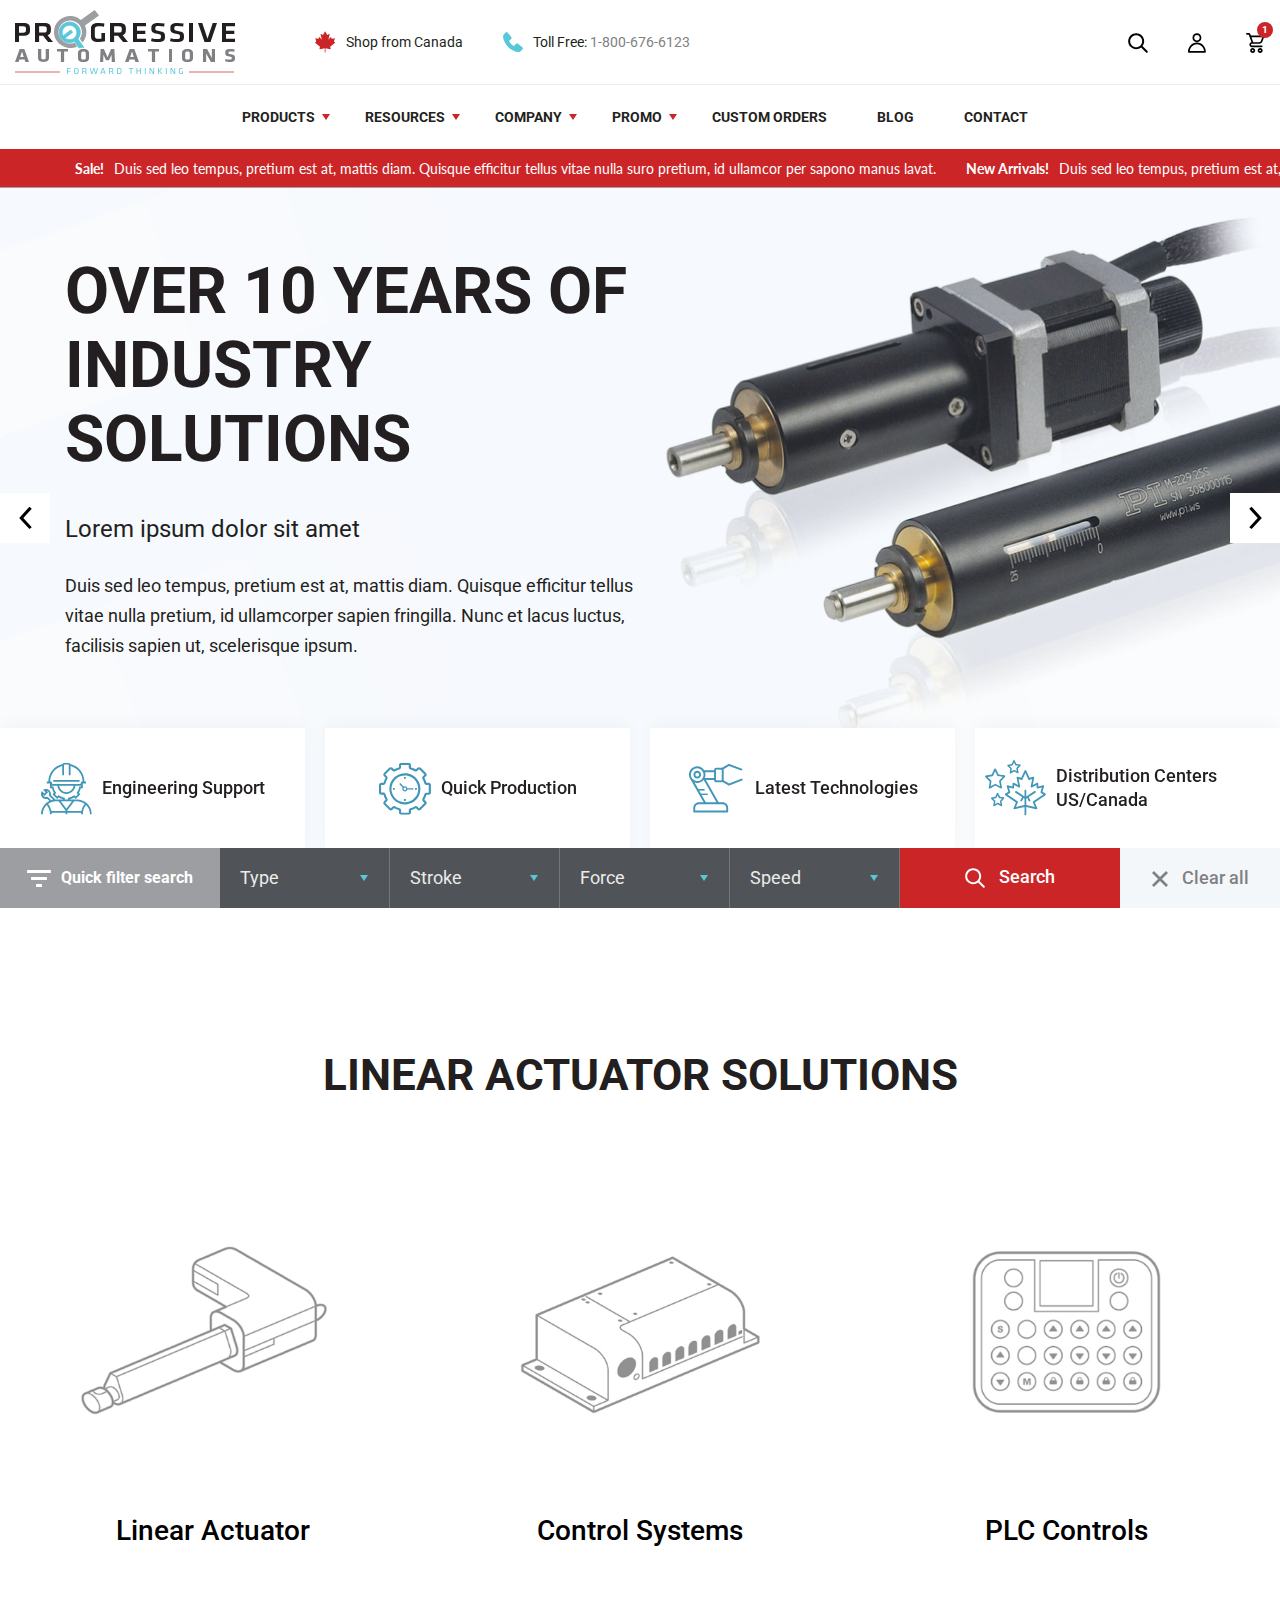
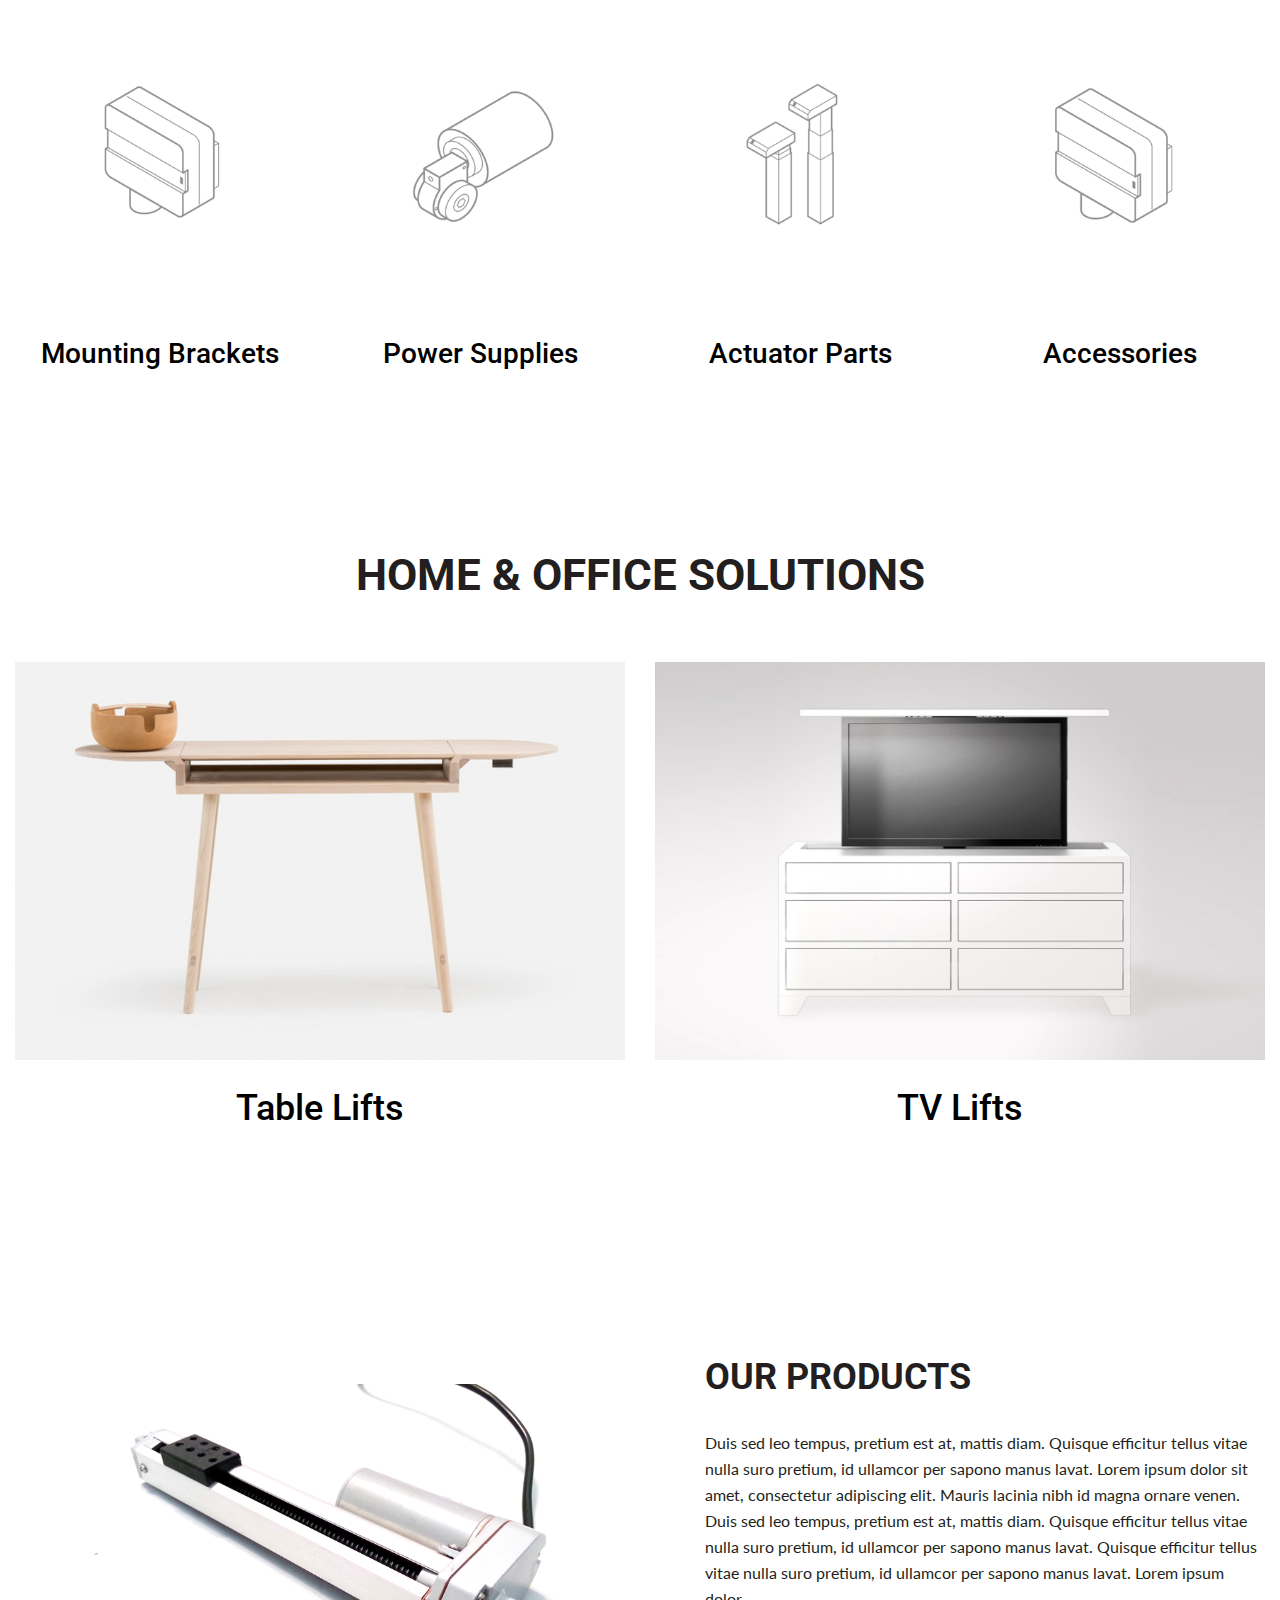
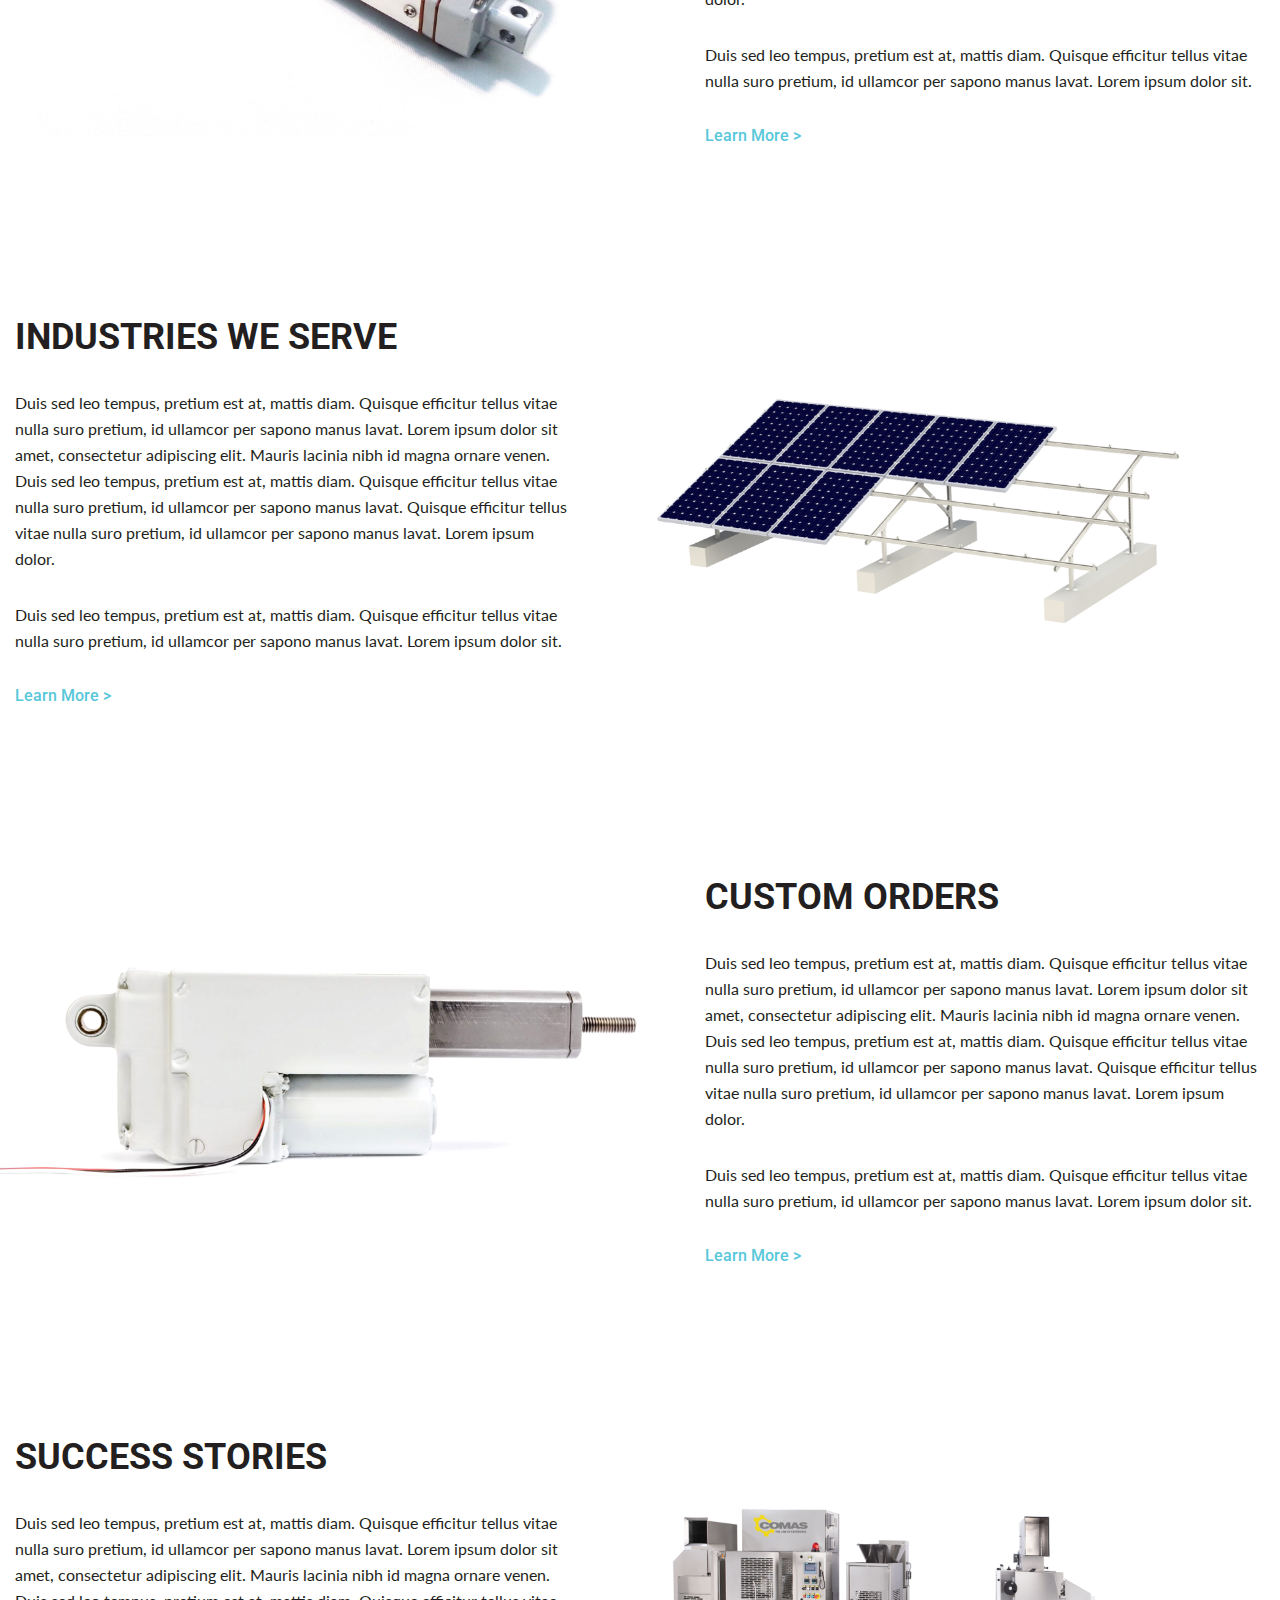
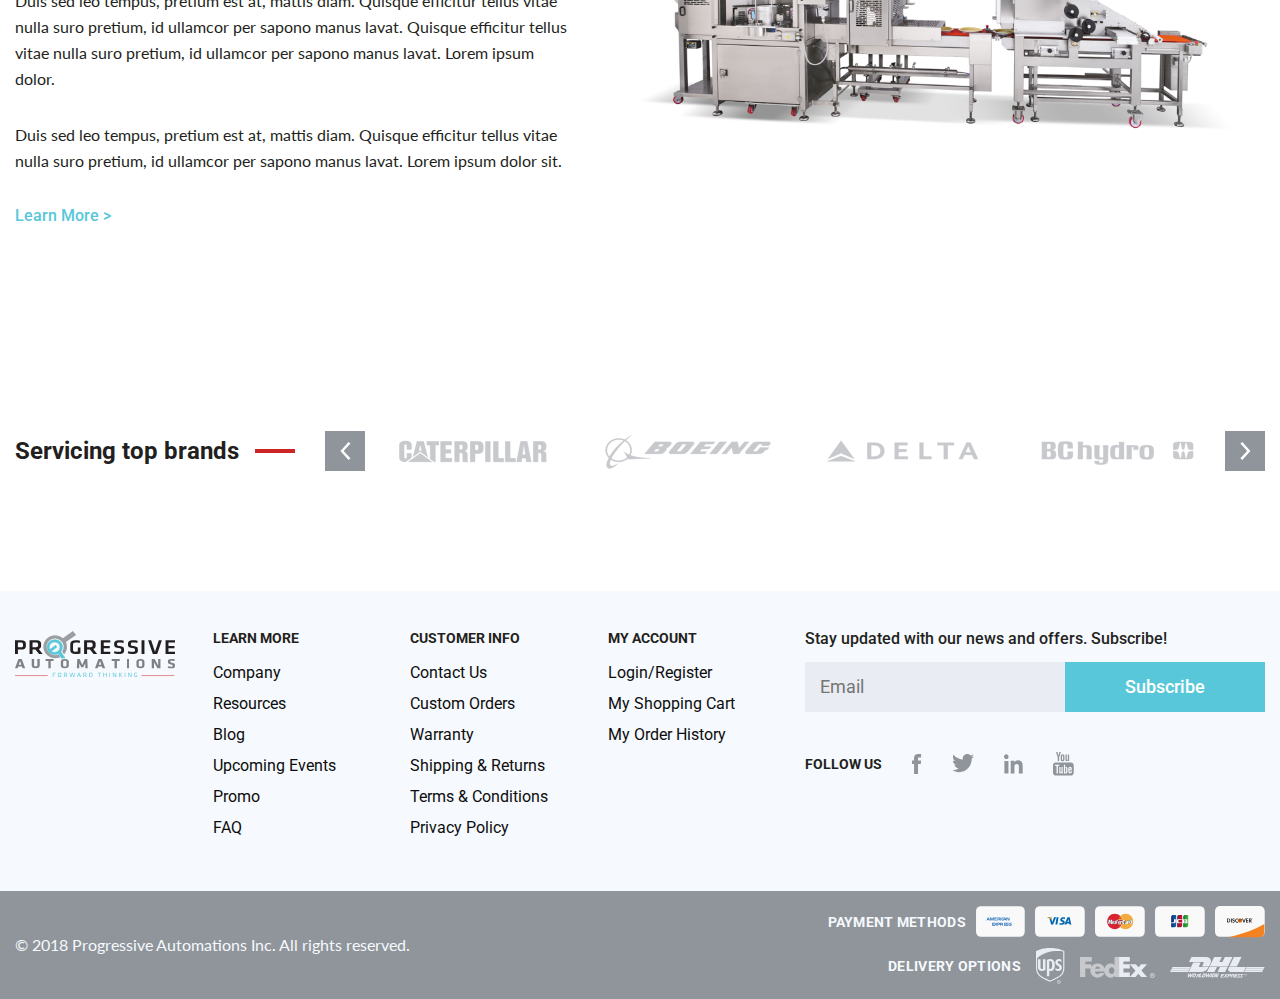
<file: index.html>
<!DOCTYPE html>
<html lang="ru">
<head>
    <meta charset="UTF-8">
    <title>Progressive Automations</title>
    <meta name="viewport" content="width=device-width, initial-scale=1, shrink-to-fit=no">
    <link href="bootstrap.css" rel="stylesheet" type="text/css">
    <link href="swiper.css" rel="stylesheet" type="text/css">
    <link href="select2.css" rel="stylesheet" type="text/css">
    <link href="jquery.scrollbar.css" rel="stylesheet" type="text/css">
    <link href="style.css" rel="stylesheet" type="text/css">
    <link href="https://fonts.googleapis.com/css?family=Lato:400,700|Roboto:300,400,500,700&amp;subset=latin-ext" rel="stylesheet"> 
</head>

<body>

    <div class="proauto">
        <div class="row no-gutters align-content-between">
            <div class="col-12">
                <div class="topping">
                    <div class="topping__line-top">
                        <div class="container-fluid container-fluid-b">
                            <div class="row align-items-center">
                                <div class="col-3 order-lg-4 order-2 d-lg-none d-block">
                                    <div class="mobile-menu__trigger">
                                        <svg width="25px" height="16px" viewBox="0 0 25 16" version="1.1" xmlns="http://www.w3.org/2000/svg" xmlns:xlink="http://www.w3.org/1999/xlink">
                                            <g stroke="none" stroke-width="1" fill="none" fill-rule="evenodd">
                                                <g transform="translate(-10.000000, -62.000000)" fill="#000000" fill-rule="nonzero">
                                                    <g transform="translate(-13.000000, -1.000000)">
                                                        <g transform="translate(23.000000, 63.000000)">
                                                            <path d="M0,16 L25,16 L25,13.3333333 L0,13.3333333 L0,16 Z M0,9.33333333 L25,9.33333333 L25,6.66666667 L0,6.66666667 L0,9.33333333 Z M0,0 L0,2.66666667 L25,2.66666667 L25,0 L0,0 Z"></path>
                                                        </g>
                                                    </g>
                                                </g>
                                            </g>
                                        </svg>
                                    </div>
                                </div>
                                <div class="col-lg-auto col-6 order-lg-1 order-3 text-lg-left text-center">
                                    <a href="#" class="topping__logo">
                                        <img src="img/logo.svg" class="img-fluid">
                                    </a>
                                </div>
                                <div class="col-lg col-12 order-lg-2 order-1">
                                    <div class="topping__info-block">
                                        <div class="row align-items-center justify-content-lg-start justify-content-between">
                                            <div class="col-auto order-lg-1 order-2">
                                                <div class="topping__info-canada d-flex align-items-center">
                                                    <svg width="21px" height="22px" viewBox="0 0 21 22" version="1.1" xmlns="http://www.w3.org/2000/svg" xmlns:xlink="http://www.w3.org/1999/xlink">
                                                        <g stroke="none" stroke-width="1" fill="none" fill-rule="evenodd">
                                                            <g transform="translate(-382.000000, -25.000000)" fill="#CC2527" fill-rule="nonzero">
                                                                <g transform="translate(382.000000, 25.000000)">
                                                                    <path d="M20.1621902,11.4554578 C20.1527218,11.3265674 20.0820166,11.2109974 19.973315,11.1468059 L18.9365919,10.5338154 C19.0749282,10.0684907 19.5030945,8.66376297 19.7993186,7.69581643 C19.8394054,7.56451569 19.8095248,7.42129005 19.7206206,7.31865979 C19.6317165,7.21615642 19.4968232,7.16959855 19.3662337,7.19611243 C18.4886281,7.37397102 17.2289683,7.62896087 16.8204765,7.71078597 L16.0632542,6.32584855 C16.0027551,6.2152261 15.8938076,6.14190065 15.7712109,6.1294683 C15.6479993,6.11665538 15.5278619,6.16689219 15.4476883,6.26330625 L13.4258876,8.69040369 C13.5950883,7.91325553 14.1831099,5.25413001 14.5914787,3.41097202 C14.6246794,3.26114962 14.5694679,3.10523793 14.4505601,3.01288338 C14.3317753,2.92052884 14.1708133,2.90873081 14.0408387,2.9828174 C13.4770413,3.30352106 12.6252584,3.78546457 12.2301699,4.00379169 L10.4283547,0.718609052 C10.3612154,0.596442284 10.2356676,0.520833333 10.0995446,0.520833333 C10.0994216,0.520833333 10.0994216,0.520833333 10.0992987,0.520833333 C9.96305276,0.520960199 9.83750485,0.596695989 9.77048858,0.719116488 L7.97457569,4.00391858 C7.57924123,3.78597203 6.72585982,3.30352108 6.16193949,2.98281743 C6.03171891,2.90873084 5.87100284,2.92052886 5.75221805,3.01288341 C5.63331029,3.10536479 5.57809875,3.26114964 5.61129945,3.41097205 L6.78242401,8.69408268 L4.75410617,6.26305255 C4.67393258,6.16676533 4.55293442,6.11665538 4.43070658,6.1294683 C4.30823283,6.14190065 4.19928529,6.21522608 4.1387862,6.32584855 L3.38205578,7.7100248 C2.96876832,7.62743853 1.71156782,7.37333672 0.835806696,7.19598556 C0.704479407,7.16972542 0.570200957,7.2161564 0.48141977,7.31878663 C0.392638583,7.42141687 0.362757948,7.56476937 0.402967714,7.69594327 C0.699437825,8.66325551 1.127973,10.0667146 1.2668012,10.5330542 L0.228233582,11.1466791 C0.11953198,11.2108705 0.0488267534,11.3265674 0.0393583897,11.455331 C0.0298900259,11.5842214 0.0828882286,11.7095597 0.180891813,11.7899893 L5.00175894,15.7444886 C4.91900307,16.0905644 4.67553114,17.0714507 4.51690549,17.7071493 C4.48431961,17.8376889 4.51948777,17.9762207 4.60974453,18.0736496 C4.70012425,18.1710786 4.83255822,18.2133232 4.96056544,18.1856675 L9.72302389,17.1517376 L9.72302389,21.1311175 C9.72302389,21.3464 9.89210162,21.5208333 10.1007743,21.5208333 C10.3094469,21.5208333 10.4785247,21.3464 10.4785247,21.1311175 L10.4785247,17.1516108 L15.2429506,18.1856676 C15.2687734,18.1912494 15.2948421,18.1940404 15.3206649,18.1940404 C15.4227263,18.1940404 15.5218366,18.1512883 15.5938945,18.0733959 C15.6841512,17.9758401 15.7191964,17.8370546 15.6863646,17.7063881 C15.5267552,17.072085 15.2821766,16.0938627 15.1981911,15.7460109 L20.0206568,11.7898624 C20.1186604,11.7095597 20.1716586,11.5842213 20.1621902,11.4554578 Z"></path>
                                                                </g>
                                                            </g>
                                                        </g>
                                                    </svg>
                                                    <span class="d-lg-inline d-none">Shop from Canada</span>
                                                    <span class="d-inline d-lg-none">Canada</span>
                                                </div>
                                            </div>
                                            <div class="col-auto order-lg-2 order-1">
                                                <div class="topping__info-phone d-flex align-items-center">
                                                    <svg width="20px" height="20px" viewBox="0 0 20 20" version="1.1" xmlns="http://www.w3.org/2000/svg" xmlns:xlink="http://www.w3.org/1999/xlink">
                                                        <g stroke="none" stroke-width="1" fill="none" fill-rule="evenodd">
                                                            <g transform="translate(-571.000000, -26.000000)" fill="#57C7D9">
                                                                <g transform="translate(571.000000, 26.000000)">
                                                                    <path d="M17.6293751,19.2660505 C15.5250688,21.3703572 8.77878281,18.6041495 5.09936947,14.9247365 C1.41962351,11.2449902 -1.34654175,4.49932807 0.758055439,2.39473088 L2.60981719,0.542968772 C3.15792175,-0.0051354386 4.04657404,-0.0051354386 4.5946786,0.542968772 C4.62766175,0.575952281 4.65898035,0.610559649 4.68851754,0.646661754 L8.26120491,5.01341895 C8.71778982,5.57148526 8.67722246,6.38473088 8.16736561,6.89458737 L6.20048632,8.86146702 C6.08758772,8.97436526 6.06514526,9.14925018 6.1458793,9.28699684 C6.75484456,10.3260028 7.41327053,11.1980526 8.11966211,11.9044439 C8.82605333,12.6108354 9.69810316,13.2692614 10.7371091,13.8782267 C10.8748558,13.9589607 11.0497404,13.9365182 11.1626389,13.8236196 L13.1295186,11.8567404 C13.6393751,11.3468835 14.4526207,11.3063161 15.010687,11.7629011 L19.3774442,15.3355884 C19.9773744,15.8264246 20.0658126,16.7106656 19.5749761,17.3105958 C19.5454389,17.3466979 19.5141204,17.3813053 19.4811372,17.4142888 L17.6293751,19.2660505 Z"></path>
                                                                </g>
                                                            </g>
                                                        </g>
                                                    </svg>
                                                    <span>Toll Free:  <a href="#">1-800-676-6123</a></span>
                                                </div>
                                            </div>
                                        </div>
                                    </div>
                                </div>
                                <div class="col-lg-auto col-3 order-4">
                                    <div class="row align-items-center justify-content-end">
                                        <div class="col-auto d-lg-block d-none">
                                            <a href="#" class="topping__search">
                                                <svg width="20px" height="20px" viewBox="0 0 20 20" version="1.1" xmlns="http://www.w3.org/2000/svg" xmlns:xlink="http://www.w3.org/1999/xlink">
                                                    <g stroke="none" stroke-width="1" fill="none" fill-rule="evenodd">
                                                        <g transform="translate(-1671.000000, -28.000000)" fill-rule="nonzero">
                                                            <g transform="translate(1671.000000, 21.000000)">
                                                                <g transform="translate(0.000000, 7.000000)">
                                                                    <path d="M14.4917684,13.0775548 L19.4885358,18.0743222 C19.8772627,18.4630492 19.8785283,19.0920344 19.4852814,19.4852814 C19.0947571,19.8758057 18.4559712,19.8701848 18.0743222,19.4885358 L13.0775548,14.4917684 C9.9391253,16.9342662 5.39944393,16.7131524 2.51471863,13.8284271 C-0.609475708,10.7042328 -0.609475708,5.63891296 2.51471863,2.51471863 C5.63891296,-0.609475708 10.7042328,-0.609475708 13.8284271,2.51471863 C16.7131524,5.39944393 16.9342662,9.9391253 14.4917684,13.0775548 Z M12.4142136,12.4142136 C14.7573593,10.0710678 14.7573593,6.27207794 12.4142136,3.92893219 C10.0710678,1.58578644 6.27207794,1.58578644 3.92893219,3.92893219 C1.58578644,6.27207794 1.58578644,10.0710678 3.92893219,12.4142136 C6.27207794,14.7573593 10.0710678,14.7573593 12.4142136,12.4142136 Z"></path>
                                                                </g>
                                                            </g>
                                                        </g>
                                                    </g>
                                                </svg>
                                            </a>
                                        </div>
                                        <div class="col-auto d-lg-block d-none">
                                            <a href="#" class="topping__user">
                                                <svg width="18px" height="20px" viewBox="0 0 18 20" version="1.1" xmlns="http://www.w3.org/2000/svg" xmlns:xlink="http://www.w3.org/1999/xlink">
                                                    <g stroke="none" stroke-width="1" fill="none" fill-rule="evenodd">
                                                        <g transform="translate(-1751.000000, -28.000000)" fill-rule="nonzero">
                                                            <g transform="translate(1671.000000, 21.000000)">
                                                                <g transform="translate(80.000000, 7.135706)">
                                                                    <path d="M8.93617021,0.0770595745 C6.47858298,0.0770595745 4.46808511,2.08757021 4.46808511,4.54514468 C4.46808511,7.00271915 6.47858298,9.01322979 8.93617021,9.01322979 C11.3937574,9.01322979 13.4042553,7.00271915 13.4042553,4.54514468 C13.4042553,2.08757021 11.3937574,0.0770595745 8.93617021,0.0770595745 Z M8.93617021,1.77918723 C10.4738638,1.77918723 11.7021277,3.00746383 11.7021277,4.54514468 C11.7021277,6.08282553 10.4738638,7.31110213 8.93617021,7.31110213 C7.3984766,7.31110213 6.17021277,6.08282553 6.17021277,4.54514468 C6.17021277,3.00746383 7.3984766,1.77918723 8.93617021,1.77918723 Z M8.93617021,9.43876596 C3.98671277,9.43876596 0,13.6632128 0,18.8004681 C4.6993962e-05,19.2704782 0.381053722,19.6514849 0.85106383,19.6515319 L17.0212766,19.6515319 C17.4912867,19.6514849 17.8722934,19.2704782 17.8723404,18.8004681 C17.8723404,13.6632128 13.8856298,9.43876596 8.93617021,9.43876596 Z M8.93617021,11.1408936 C12.6451106,11.1408936 15.6870064,14.0990426 16.0904255,17.9494043 L1.78191489,17.9494043 C2.18533404,14.0990426 5.22723191,11.1408936 8.93617021,11.1408936 Z"></path>
                                                                </g>
                                                            </g>
                                                        </g>
                                                    </g>
                                                </svg>
                                            </a>
                                        </div>
                                        <div class="col-auto">
                                            <a href="#" class="topping__cart">
                                                <svg width="19px" height="20px" viewBox="0 0 19 20" version="1.1" xmlns="http://www.w3.org/2000/svg" xmlns:xlink="http://www.w3.org/1999/xlink">
                                                    <g stroke="none" stroke-width="1" fill="none" fill-rule="evenodd">
                                                        <g transform="translate(-1809.000000, -28.000000)" fill-rule="nonzero">
                                                            <g transform="translate(1671.000000, 21.000000)">
                                                                <g transform="translate(138.000000, 7.000000)">
                                                                    <path d="M2.75,0 L0.833333333,0 C0.373096042,-4.62592927e-17 0,0.373096042 0,0.833333333 C0,1.29357062 0.373096042,1.66666667 0.833333333,1.66666667 L2.75,1.66666667 L5.48958333,9.20208333 C4.2204308,9.41495956 3.32021373,10.556521 3.40910517,11.840329 C3.49799662,13.1241369 4.54695335,14.1307367 5.83333333,14.1666667 L15.8333333,14.1666667 C16.2935706,14.1666667 16.6666667,13.7935706 16.6666667,13.3333333 C16.6666667,12.873096 16.2935706,12.5 15.8333333,12.5 L5.83333333,12.5 C5.37309604,12.5 5,12.126904 5,11.6666667 C5,11.2064294 5.37309604,10.8333333 5.83333333,10.8333333 L13.16875,10.8333333 C14.6157692,10.8288344 15.9100755,9.93226632 16.4229167,8.57916667 L18.28125,3.625 C18.3768876,3.36903311 18.340961,3.08244266 18.1851003,2.85800326 C18.0292396,2.63356386 17.77325,2.49979495 17.5,2.5 L5,2.5 C4.94403731,2.50017444 4.8882224,2.50575593 4.83333333,2.51666667 L4.31666667,1.09791667 C4.07738856,0.438825506 3.45118127,-1.92313865e-05 2.75,0 Z M16.2916667,4.16666667 L14.8625,7.99375 C14.596116,8.6983964 13.9220658,9.16517408 13.16875,9.16666667 L7.25,9.16666667 L5.43125,4.16666667 L16.2916667,4.16666667 Z M4.16666667,17.5 C4.16666667,18.8807119 5.28595479,20 6.66666667,20 C8.04737854,20 9.16666667,18.8807119 9.16666667,17.5 C9.16666667,16.1192881 8.04737854,15 6.66666667,15 C5.28595479,15 4.16666667,16.1192881 4.16666667,17.5 Z M7.5,17.5 C7.5,17.9602373 7.12690396,18.3333333 6.66666667,18.3333333 C6.20642938,18.3333333 5.83333333,17.9602373 5.83333333,17.5 C5.83333333,17.0397627 6.20642938,16.6666667 6.66666667,16.6666667 C7.12690396,16.6666667 7.5,17.0397627 7.5,17.5 Z M14.1666667,15 C12.7859548,15 11.6666667,16.1192881 11.6666667,17.5 C11.6666667,18.8807119 12.7859548,20 14.1666667,20 C15.5473785,20 16.6666667,18.8807119 16.6666667,17.5 C16.6666667,16.1192881 15.5473785,15 14.1666667,15 Z M14.1666667,18.3333333 C13.7064294,18.3333333 13.3333333,17.9602373 13.3333333,17.5 C13.3333333,17.0397627 13.7064294,16.6666667 14.1666667,16.6666667 C14.626904,16.6666667 15,17.0397627 15,17.5 C15,17.9602373 14.626904,18.3333333 14.1666667,18.3333333 Z"></path>
                                                                </g>
                                                            </g>
                                                        </g>
                                                    </g>
                                                </svg>
                                                <span class="topping__ico-amount">1</span>
                                            </a>
                                        </div>
                                    </div>
                                </div>
                            </div>
                        </div>
                    </div>
                    <div class="topping__line-bottom d-lg-block d-none">
                        <div class="container-fluid container-fluid-b">
                            <div class="row align-items-center justify-content-center">
                                <div class="col-auto">
                                    <div class="topping__nav">
                                        <div class="row no-gutters">
                                            <div class="col-auto">
                                                <div class="topping__nav-item topping__nav-item--drop">
                                                    <div class="topping__nav-name">Products</div>
                                                    <div class="topping__nav-dropdown-wrap">
                                                        <div class="topping__nav-dropdown">
                                                            <div class="topping__nav-dropdown-block">
                                                                <a href="#" class="topping__nav-dropdown-link d-flex align-items-center"><span>Linear actuators</span></a>
                                                                <a href="#" class="topping__nav-dropdown-link d-flex align-items-center"><span>Control systems</span></a>
                                                                <a href="#" class="topping__nav-dropdown-link d-flex align-items-center"><span>PLC controls</span></a>
                                                                <a href="#" class="topping__nav-dropdown-link d-flex align-items-center"><span>Mounting brackets</span></a>
                                                                <a href="#" class="topping__nav-dropdown-link d-flex align-items-center"><span>Power supplies</span></a>
                                                                <a href="#" class="topping__nav-dropdown-link d-flex align-items-center"><span>Actuator parts</span></a>
                                                                <a href="#" class="topping__nav-dropdown-link d-flex align-items-center"><span>Accessories</span></a>
                                                            </div>
                                                            <div class="topping__nav-dropdown-block">
                                                                <a href="#" class="topping__nav-dropdown-link d-flex align-items-center"><span>Table lifts</span></a>
                                                                <a href="#" class="topping__nav-dropdown-link d-flex align-items-center"><span>TV lifts</span></a>
                                                            </div>
                                                        </div>
                                                    </div>
                                                </div>
                                            </div>
                                            <div class="col-auto">
                                                <div class="topping__nav-item topping__nav-item--drop">
                                                    <div class="topping__nav-name">Resources</div>
                                                    <div class="topping__nav-dropdown-wrap">
                                                        <div class="topping__nav-dropdown">
                                                            <div class="topping__nav-dropdown-block">
                                                                <a href="#" class="topping__nav-dropdown-link d-flex align-items-center"><span>Linear actuators</span></a>
                                                                <a href="#" class="topping__nav-dropdown-link d-flex align-items-center"><span>Control systems</span></a>
                                                                <a href="#" class="topping__nav-dropdown-link d-flex align-items-center"><span>PLC controls</span></a>
                                                                <a href="#" class="topping__nav-dropdown-link d-flex align-items-center"><span>Mounting brackets</span></a>
                                                                <a href="#" class="topping__nav-dropdown-link d-flex align-items-center"><span>Power supplies</span></a>
                                                                <a href="#" class="topping__nav-dropdown-link d-flex align-items-center"><span>Actuator parts</span></a>
                                                                <a href="#" class="topping__nav-dropdown-link d-flex align-items-center"><span>Accessories</span></a>
                                                            </div>
                                                            <div class="topping__nav-dropdown-block">
                                                                <a href="#" class="topping__nav-dropdown-link d-flex align-items-center"><span>Table lifts</span></a>
                                                                <a href="#" class="topping__nav-dropdown-link d-flex align-items-center"><span>TV lifts</span></a>
                                                            </div>
                                                        </div>
                                                    </div>
                                                </div>
                                            </div>
                                            <div class="col-auto">
                                                <div class="topping__nav-item topping__nav-item--drop">
                                                    <div class="topping__nav-name">Company</div>
                                                    <div class="topping__nav-dropdown-wrap">
                                                        <div class="topping__nav-dropdown">
                                                            <div class="topping__nav-dropdown-block">
                                                                <a href="#" class="topping__nav-dropdown-link d-flex align-items-center"><span>Linear actuators</span></a>
                                                                <a href="#" class="topping__nav-dropdown-link d-flex align-items-center"><span>Control systems</span></a>
                                                                <a href="#" class="topping__nav-dropdown-link d-flex align-items-center"><span>PLC controls</span></a>
                                                                <a href="#" class="topping__nav-dropdown-link d-flex align-items-center"><span>Mounting brackets</span></a>
                                                                <a href="#" class="topping__nav-dropdown-link d-flex align-items-center"><span>Power supplies</span></a>
                                                                <a href="#" class="topping__nav-dropdown-link d-flex align-items-center"><span>Actuator parts</span></a>
                                                                <a href="#" class="topping__nav-dropdown-link d-flex align-items-center"><span>Accessories</span></a>
                                                            </div>
                                                            <div class="topping__nav-dropdown-block">
                                                                <a href="#" class="topping__nav-dropdown-link d-flex align-items-center"><span>Table lifts</span></a>
                                                                <a href="#" class="topping__nav-dropdown-link d-flex align-items-center"><span>TV lifts</span></a>
                                                            </div>
                                                        </div>
                                                    </div>
                                                </div>
                                            </div>
                                            <div class="col-auto">
                                                <div class="topping__nav-item topping__nav-item--drop">
                                                    <div class="topping__nav-name">Promo</div>
                                                    <div class="topping__nav-dropdown-wrap">
                                                        <div class="topping__nav-dropdown">
                                                            <div class="topping__nav-dropdown-block">
                                                                <a href="#" class="topping__nav-dropdown-link d-flex align-items-center"><span>Linear actuators</span></a>
                                                                <a href="#" class="topping__nav-dropdown-link d-flex align-items-center"><span>Control systems</span></a>
                                                                <a href="#" class="topping__nav-dropdown-link d-flex align-items-center"><span>PLC controls</span></a>
                                                                <a href="#" class="topping__nav-dropdown-link d-flex align-items-center"><span>Mounting brackets</span></a>
                                                                <a href="#" class="topping__nav-dropdown-link d-flex align-items-center"><span>Power supplies</span></a>
                                                                <a href="#" class="topping__nav-dropdown-link d-flex align-items-center"><span>Actuator parts</span></a>
                                                                <a href="#" class="topping__nav-dropdown-link d-flex align-items-center"><span>Accessories</span></a>
                                                            </div>
                                                            <div class="topping__nav-dropdown-block">
                                                                <a href="#" class="topping__nav-dropdown-link d-flex align-items-center"><span>Table lifts</span></a>
                                                                <a href="#" class="topping__nav-dropdown-link d-flex align-items-center"><span>TV lifts</span></a>
                                                            </div>
                                                        </div>
                                                    </div>
                                                </div>
                                            </div>
                                            <div class="col-auto">
                                                <div class="topping__nav-item">
                                                    <a href="#" class="topping__nav-name">Custom Orders</a>
                                                </div>
                                            </div>
                                            <div class="col-auto">
                                                <div class="topping__nav-item">
                                                    <a href="#" class="topping__nav-name">Blog</a>
                                                </div>
                                            </div>
                                            <div class="col-auto">
                                                <div class="topping__nav-item">
                                                    <a href="#" class="topping__nav-name">Contact</a>
                                                </div>
                                            </div>
                                        </div>
                                    </div>
                                </div>
                            </div>
                        </div>
                    </div>
                    <div class="topping__line-info">
                        <div class="topping__line-info-content d-flex align-items-center">
                            <div class="topping__line-info-item"><span class="topping__line-info-item-header">Sale!</span>Duis sed leo tempus, pretium est at, mattis diam. Quisque efficitur tellus vitae nulla suro pretium, id ullamcor per sapono manus lavat.</div>
                            <div class="topping__line-info-item"><span class="topping__line-info-item-header">New Arrivals!</span>Duis sed leo tempus, pretium est at, mattis diam. Quisque efficitur tellus vitae nulla suro pretium, id ullamcor per sapono manus lavat sur mare. Quisque efficitur tellus vitae nulla suro pretium, id ullamcor per sapono manus lavat sur mare.</div>
                        </div>
                    </div>
                    <div class="mobile-menu">
                        <div class="topping__nav-item topping__nav-item--drop">
                            <div class="topping__nav-name">Products</div>
                            <div class="topping__nav-dropdown-wrap">
                                <div class="topping__nav-dropdown">
                                    <div class="topping__nav-dropdown-block">
                                        <a href="#" class="topping__nav-dropdown-link d-flex align-items-center"><span>Linear actuators</span></a>
                                        <a href="#" class="topping__nav-dropdown-link d-flex align-items-center"><span>Control systems</span></a>
                                        <a href="#" class="topping__nav-dropdown-link d-flex align-items-center"><span>PLC controls</span></a>
                                        <a href="#" class="topping__nav-dropdown-link d-flex align-items-center"><span>Mounting brackets</span></a>
                                        <a href="#" class="topping__nav-dropdown-link d-flex align-items-center"><span>Power supplies</span></a>
                                        <a href="#" class="topping__nav-dropdown-link d-flex align-items-center"><span>Actuator parts</span></a>
                                        <a href="#" class="topping__nav-dropdown-link d-flex align-items-center"><span>Accessories</span></a>
                                    </div>
                                    <div class="topping__nav-dropdown-block">
                                        <a href="#" class="topping__nav-dropdown-link d-flex align-items-center"><span>Table lifts</span></a>
                                        <a href="#" class="topping__nav-dropdown-link d-flex align-items-center"><span>TV lifts</span></a>
                                    </div>
                                </div>
                            </div>
                        </div>
                        <div class="topping__nav-item topping__nav-item--drop">
                            <div class="topping__nav-name">Resources</div>
                            <div class="topping__nav-dropdown-wrap">
                                <div class="topping__nav-dropdown">
                                    <div class="topping__nav-dropdown-block">
                                        <a href="#" class="topping__nav-dropdown-link d-flex align-items-center"><span>Linear actuators</span></a>
                                        <a href="#" class="topping__nav-dropdown-link d-flex align-items-center"><span>Control systems</span></a>
                                        <a href="#" class="topping__nav-dropdown-link d-flex align-items-center"><span>PLC controls</span></a>
                                        <a href="#" class="topping__nav-dropdown-link d-flex align-items-center"><span>Mounting brackets</span></a>
                                        <a href="#" class="topping__nav-dropdown-link d-flex align-items-center"><span>Power supplies</span></a>
                                        <a href="#" class="topping__nav-dropdown-link d-flex align-items-center"><span>Actuator parts</span></a>
                                        <a href="#" class="topping__nav-dropdown-link d-flex align-items-center"><span>Accessories</span></a>
                                    </div>
                                    <div class="topping__nav-dropdown-block">
                                        <a href="#" class="topping__nav-dropdown-link d-flex align-items-center"><span>Table lifts</span></a>
                                        <a href="#" class="topping__nav-dropdown-link d-flex align-items-center"><span>TV lifts</span></a>
                                    </div>
                                </div>
                            </div>
                        </div>
                        <div class="topping__nav-item topping__nav-item--drop">
                            <div class="topping__nav-name">Company</div>
                            <div class="topping__nav-dropdown-wrap">
                                <div class="topping__nav-dropdown">
                                    <div class="topping__nav-dropdown-block">
                                        <a href="#" class="topping__nav-dropdown-link d-flex align-items-center"><span>Linear actuators</span></a>
                                        <a href="#" class="topping__nav-dropdown-link d-flex align-items-center"><span>Control systems</span></a>
                                        <a href="#" class="topping__nav-dropdown-link d-flex align-items-center"><span>PLC controls</span></a>
                                        <a href="#" class="topping__nav-dropdown-link d-flex align-items-center"><span>Mounting brackets</span></a>
                                        <a href="#" class="topping__nav-dropdown-link d-flex align-items-center"><span>Power supplies</span></a>
                                        <a href="#" class="topping__nav-dropdown-link d-flex align-items-center"><span>Actuator parts</span></a>
                                        <a href="#" class="topping__nav-dropdown-link d-flex align-items-center"><span>Accessories</span></a>
                                    </div>
                                    <div class="topping__nav-dropdown-block">
                                        <a href="#" class="topping__nav-dropdown-link d-flex align-items-center"><span>Table lifts</span></a>
                                        <a href="#" class="topping__nav-dropdown-link d-flex align-items-center"><span>TV lifts</span></a>
                                    </div>
                                </div>
                            </div>
                        </div>
                        <div class="topping__nav-item topping__nav-item--drop">
                            <div class="topping__nav-name">Promo</div>
                            <div class="topping__nav-dropdown-wrap">
                                <div class="topping__nav-dropdown">
                                    <div class="topping__nav-dropdown-block">
                                        <a href="#" class="topping__nav-dropdown-link d-flex align-items-center"><span>Linear actuators</span></a>
                                        <a href="#" class="topping__nav-dropdown-link d-flex align-items-center"><span>Control systems</span></a>
                                        <a href="#" class="topping__nav-dropdown-link d-flex align-items-center"><span>PLC controls</span></a>
                                        <a href="#" class="topping__nav-dropdown-link d-flex align-items-center"><span>Mounting brackets</span></a>
                                        <a href="#" class="topping__nav-dropdown-link d-flex align-items-center"><span>Power supplies</span></a>
                                        <a href="#" class="topping__nav-dropdown-link d-flex align-items-center"><span>Actuator parts</span></a>
                                        <a href="#" class="topping__nav-dropdown-link d-flex align-items-center"><span>Accessories</span></a>
                                    </div>
                                    <div class="topping__nav-dropdown-block">
                                        <a href="#" class="topping__nav-dropdown-link d-flex align-items-center"><span>Table lifts</span></a>
                                        <a href="#" class="topping__nav-dropdown-link d-flex align-items-center"><span>TV lifts</span></a>
                                    </div>
                                </div>
                            </div>
                        </div>
                        <div class="topping__nav-item">
                            <a href="#" class="topping__nav-name">Custom Orders</a>
                        </div>
                        <div class="topping__nav-item">
                            <a href="#" class="topping__nav-name">Blog</a>
                        </div>
                        <div class="topping__nav-item">
                            <a href="#" class="topping__nav-name">Contact</a>
                        </div>
                        <a href="#" class="mobile-menu__user d-flex align-items-center">
                            <span class="mobile-menu__user-ico text-center">
                                <svg width="18px" height="20px" viewBox="0 0 18 20" version="1.1" xmlns="http://www.w3.org/2000/svg" xmlns:xlink="http://www.w3.org/1999/xlink">
                                    <g stroke="none" stroke-width="1" fill="none" fill-rule="evenodd">
                                        <g transform="translate(-1751.000000, -28.000000)" fill-rule="nonzero">
                                            <g transform="translate(1671.000000, 21.000000)">
                                                <g transform="translate(80.000000, 7.135706)">
                                                    <path d="M8.93617021,0.0770595745 C6.47858298,0.0770595745 4.46808511,2.08757021 4.46808511,4.54514468 C4.46808511,7.00271915 6.47858298,9.01322979 8.93617021,9.01322979 C11.3937574,9.01322979 13.4042553,7.00271915 13.4042553,4.54514468 C13.4042553,2.08757021 11.3937574,0.0770595745 8.93617021,0.0770595745 Z M8.93617021,1.77918723 C10.4738638,1.77918723 11.7021277,3.00746383 11.7021277,4.54514468 C11.7021277,6.08282553 10.4738638,7.31110213 8.93617021,7.31110213 C7.3984766,7.31110213 6.17021277,6.08282553 6.17021277,4.54514468 C6.17021277,3.00746383 7.3984766,1.77918723 8.93617021,1.77918723 Z M8.93617021,9.43876596 C3.98671277,9.43876596 0,13.6632128 0,18.8004681 C4.6993962e-05,19.2704782 0.381053722,19.6514849 0.85106383,19.6515319 L17.0212766,19.6515319 C17.4912867,19.6514849 17.8722934,19.2704782 17.8723404,18.8004681 C17.8723404,13.6632128 13.8856298,9.43876596 8.93617021,9.43876596 Z M8.93617021,11.1408936 C12.6451106,11.1408936 15.6870064,14.0990426 16.0904255,17.9494043 L1.78191489,17.9494043 C2.18533404,14.0990426 5.22723191,11.1408936 8.93617021,11.1408936 Z"></path>
                                                </g>
                                            </g>
                                        </g>
                                    </g>
                                </svg>
                            </span>
                            <span>John Davis Miller</span>
                        </a>
                        <a href="#" class="mobile-menu__logout d-flex align-items-center">
                            <svg width="36px" height="30px" version="1.1" id="Capa_1" xmlns="http://www.w3.org/2000/svg" xmlns:xlink="http://www.w3.org/1999/xlink" x="0px" y="0px" viewBox="0 0 512 512" style="enable-background:new 0 0 512 512;" xml:space="preserve">
                                <g transform="translate(1 1)">
                                    <path d="M319,319c-11.782,0-21.333,9.551-21.333,21.333v128h-256V41.667h256v128c0,11.782,9.551,21.333,21.333,21.333
                                        s21.333-9.551,21.333-21.333V20.333C340.333,8.551,330.782-1,319-1H20.333C8.551-1-1,8.551-1,20.333v469.333
                                        C-1,501.449,8.551,511,20.333,511H319c11.782,0,21.333-9.551,21.333-21.333V340.333C340.333,328.551,330.782,319,319,319z"/>
                                    <path d="M506.164,268.52c0.204-0.248,0.38-0.509,0.571-0.764c0.226-0.302,0.461-0.598,0.671-0.913
                                        c0.204-0.304,0.38-0.62,0.566-0.932c0.17-0.285,0.349-0.564,0.506-0.857c0.17-0.318,0.315-0.646,0.468-0.971
                                        c0.145-0.306,0.297-0.607,0.428-0.921c0.13-0.315,0.236-0.637,0.35-0.957c0.121-0.337,0.25-0.669,0.354-1.013
                                        c0.097-0.32,0.168-0.646,0.249-0.969c0.089-0.351,0.187-0.698,0.258-1.055c0.074-0.375,0.118-0.753,0.173-1.13
                                        c0.044-0.311,0.104-0.617,0.135-0.933c0.138-1.4,0.138-2.811,0-4.211c-0.031-0.315-0.09-0.621-0.135-0.933
                                        c-0.054-0.377-0.098-0.756-0.173-1.13c-0.071-0.358-0.169-0.704-0.258-1.055c-0.081-0.324-0.152-0.649-0.249-0.969
                                        c-0.104-0.344-0.233-0.677-0.354-1.013c-0.115-0.32-0.22-0.642-0.35-0.957c-0.13-0.314-0.283-0.615-0.428-0.921
                                        c-0.153-0.325-0.297-0.653-0.468-0.971c-0.157-0.293-0.336-0.572-0.506-0.857c-0.186-0.312-0.363-0.628-0.566-0.932
                                        c-0.211-0.315-0.445-0.611-0.671-0.913c-0.191-0.255-0.368-0.516-0.571-0.764c-0.439-0.535-0.903-1.05-1.392-1.54
                                        c-0.007-0.008-0.014-0.016-0.021-0.023l-85.333-85.333c-8.331-8.331-21.839-8.331-30.17,0s-8.331,21.839,0,30.17l48.915,48.915
                                        H255c-11.782,0-21.333,9.551-21.333,21.333c0,11.782,9.551,21.333,21.333,21.333h183.163l-48.915,48.915
                                        c-8.331,8.331-8.331,21.839,0,30.17c8.331,8.331,21.839,8.331,30.17,0l85.333-85.333c0.008-0.008,0.014-0.016,0.021-0.023
                                        C505.261,269.57,505.725,269.055,506.164,268.52z"/>
                                </g>
                            </svg>
                            <span>Sign Out</span>
                        </a>
                    </div>
                </div>
                <div class="proauto__content">
                    
                    <div class="swiper__main">
                        <div class="swiper-container swiper-container--main">
                            <div class="swiper-wrapper text-xl-left text-center">
                                <div class="swiper-slide">
                                    <div class="swiper__main-item">
                                        <div class="swiper__main-item-img" style="background-image: url(img/slider-main-img1.jpg);"></div>
                                        <div class="swiper__main-item-content">
                                            <div class="container-fluid container-fluid-m">
                                                <div class="row no-gutters align-items-center">
                                                    <div class="col-xl-6 col-12">
                                                        <div class="swiper__main-item-header">Over 10 years of Industry Solutions</div>
                                                        <div class="swiper__main-item-subheader">Lorem ipsum dolor sit amet</div>
                                                        <div class="swiper__main-item-text">Duis sed leo tempus, pretium est at, mattis diam. Quisque efficitur tellus vitae nulla pretium, id ullamcorper sapien fringilla. Nunc et lacus luctus, facilisis sapien ut, scelerisque ipsum.</div>
                                                    </div>
                                                </div>
                                            </div>
                                        </div>
                                    </div>
                                </div>
                                <div class="swiper-slide">
                                    <div class="swiper__main-item">
                                        <div class="swiper__main-item-img" style="background-image: url(img/slider-main-img1.jpg);"></div>
                                        <div class="swiper__main-item-content">
                                            <div class="container-fluid container-fluid-m">
                                                <div class="row no-gutters align-items-center">
                                                    <div class="col-xl-6 col-12">
                                                        <div class="swiper__main-item-header">Over 10 years of Industry Solutions</div>
                                                        <div class="swiper__main-item-subheader">Lorem ipsum dolor sit amet</div>
                                                        <div class="swiper__main-item-text">Duis sed leo tempus, pretium est at, mattis diam. Quisque efficitur tellus vitae nulla pretium, id ullamcorper sapien fringilla. Nunc et lacus luctus, facilisis sapien ut, scelerisque ipsum.</div>
                                                    </div>
                                                </div>
                                            </div>
                                        </div>
                                    </div>
                                </div>
                                <div class="swiper-slide">
                                    <div class="swiper__main-item">
                                        <div class="swiper__main-item-img" style="background-image: url(img/slider-main-img1.jpg);"></div>
                                        <div class="swiper__main-item-content">
                                            <div class="container-fluid container-fluid-m">
                                                <div class="row no-gutters align-items-center">
                                                    <div class="col-xl-6 col-12">
                                                        <div class="swiper__main-item-header">Over 10 years of Industry Solutions</div>
                                                        <div class="swiper__main-item-subheader">Lorem ipsum dolor sit amet</div>
                                                        <div class="swiper__main-item-text">Duis sed leo tempus, pretium est at, mattis diam. Quisque efficitur tellus vitae nulla pretium, id ullamcorper sapien fringilla. Nunc et lacus luctus, facilisis sapien ut, scelerisque ipsum.</div>
                                                    </div>
                                                </div>
                                            </div>
                                        </div>
                                    </div>
                                </div>
                            </div>
                            <div class="swiper-button-prev swiper-button-prev--main">
                                <svg width="50px" height="50px" viewBox="0 0 37 37" version="1.1" xmlns="http://www.w3.org/2000/svg" xmlns:xlink="http://www.w3.org/1999/xlink">
                                    <g stroke="none" stroke-width="1" fill="none" fill-rule="evenodd">
                                        <g transform="translate(-381.000000, -5171.000000)">
                                            <g transform="translate(0.000000, 155.000000)">
                                                <g transform="translate(80.000000, 4974.000000)">
                                                    <g transform="translate(301.000000, 42.000000)">
                                                        <rect class="swiper-button-prev-rect" x="0" y="0" width="37" height="37"></rect>
                                                        <g transform="translate(14.000000, 10.000000)" fill-rule="nonzero">
                                                            <polygon class="swiper-button-prev-polygon" points="0.242293857 8.46278889 0.879436216 9.16270317 7.77117551 16.7182587 9.52101975 15.3184571 3.26642282 8.46278889 9.52101975 1.60715841 7.77117551 0.207356825 0.879436216 7.76291238 0.242293857 8.46278889"></polygon>
                                                        </g>
                                                    </g>
                                                </g>
                                            </g>
                                        </g>
                                    </g>
                                </svg>
                            </div>
                            <div class="swiper-button-next swiper-button-next--main">
                                <svg width="50px" height="50px" viewBox="0 0 37 37" version="1.1" xmlns="http://www.w3.org/2000/svg" xmlns:xlink="http://www.w3.org/1999/xlink">
                                    <g stroke="none" stroke-width="1" fill="none" fill-rule="evenodd">
                                        <g transform="translate(-1803.000000, -5171.000000)">
                                            <g transform="translate(0.000000, 155.000000)">
                                                <g transform="translate(80.000000, 4974.000000)">
                                                    <g transform="translate(1723.000000, 42.000000)">
                                                        <rect class="swiper-button-prev-rect" x="0" y="0" width="37" height="37"></rect>
                                                        <g transform="translate(14.000000, 10.000000)" fill-rule="nonzero">
                                                            <polygon class="swiper-button-prev-polygon" transform="translate(4.881657, 8.462808) scale(-1, 1) translate(-4.881657, -8.462808) " points="0.242293857 8.46278889 0.879436216 9.16270317 7.77117551 16.7182587 9.52101975 15.3184571 3.26642282 8.46278889 9.52101975 1.60715841 7.77117551 0.207356825 0.879436216 7.76291238 0.242293857 8.46278889"></polygon>
                                                        </g>
                                                    </g>
                                                </g>
                                            </g>
                                        </g>
                                    </g>
                                </svg>
                            </div>
                            <div class="swiper__main-advan">
                                <div class="row no-gutters">
                                    <div class="col-xl-3 col-6">
                                        <div class="swiper__main-advan-item d-flex align-items-center justify-content-xl-center justify-content-start">
                                            <img src="img/advan-ico1.svg">
                                            <span>Engineering Support</span>
                                        </div>
                                    </div>
                                    <div class="col-xl-3 col-6">
                                        <div class="swiper__main-advan-item d-flex align-items-center justify-content-xl-center justify-content-start">
                                            <img src="img/advan-ico2.svg">
                                            <span>Quick Production</span>
                                        </div>
                                    </div>
                                    <div class="col-xl-3 col-6">
                                        <div class="swiper__main-advan-item d-flex align-items-center justify-content-xl-center justify-content-start">
                                            <img src="img/advan-ico3.svg">
                                            <span>Latest Technologies</span>
                                        </div>
                                    </div>
                                    <div class="col-xl-3 col-6">
                                        <div class="swiper__main-advan-item d-flex align-items-center justify-content-xl-center justify-content-start">
                                            <img src="img/advan-ico4.svg">
                                            <span>Distribution Centers US/Canada</span>
                                        </div>
                                    </div>
                                </div>
                            </div>
                        </div>
                    </div>
                    
                    <div class="search-filter">
                        <div class="row no-gutters">
                            <div class="col-xl-auto col-12">
                                <div class="search-filter__trigger d-inline-flex align-items-center justify-content-xl-center justify-content-start">
                                    <svg width="24px" height="17px" viewBox="0 0 24 17" version="1.1" xmlns="http://www.w3.org/2000/svg" xmlns:xlink="http://www.w3.org/1999/xlink">
                                        <g stroke="none" stroke-width="1" fill="none" fill-rule="evenodd">
                                            <g transform="translate(-31.000000, -876.000000)" fill="#FFFFFF" fill-rule="nonzero">
                                                <g transform="translate(0.000000, 155.000000)">
                                                    <g transform="translate(0.000000, 697.000000)">
                                                        <g transform="translate(31.000000, 24.000000)">
                                                            <path d="M23.8897423,2.38637758 C23.8897423,2.95111475 24.3161811,3 23.4917593,3 L0.508240706,3 C-0.316181091,3 0.1102577,2.95111475 0.1102577,2.38637758 L0.1102577,0.613622418 C0.1102577,0.0488852526 -0.316181091,0 0.508240706,0 L23.4917593,0 C24.3161811,0 23.8897423,0.0488852526 23.8897423,0.613622418 L23.8897423,2.38637758 Z"></path>
                                                            <path d="M19.8827465,9.38633574 C19.8827465,9.95131597 20.3362425,10 19.4595118,10 L4.54048818,10 C3.66375747,10 4.11725346,9.95131597 4.11725346,9.38633574 L4.11725346,7.61366426 C4.11725346,7.04868403 3.66375747,7 4.54048818,7 L19.4595118,7 C20.3362425,7 19.8827465,7.04868403 19.8827465,7.61366426 L19.8827465,9.38633574 Z"></path>
                                                            <path d="M14.8913854,16.3863776 C14.8913854,16.9511147 15.3114694,17 14.4993331,17 L9.50066689,17 C8.68853065,17 9.10861464,16.9511147 9.10861464,16.3863776 L9.10861464,14.6136224 C9.10861464,14.0488853 8.68853065,14 9.50066689,14 L14.4993331,14 C15.3114694,14 14.8913854,14.0488853 14.8913854,14.6136224 L14.8913854,16.3863776 Z"></path>
                                                        </g>
                                                    </g>
                                                </g>
                                            </g>
                                        </g>
                                    </svg>
                                    <span>Quick filter search</span>
                                </div>
                            </div>
                            <div class="col-xl col-12">
                                <div class="search-filter__trigger-object">
                                    <div class="row no-gutters">
                                        <div class="col-xl col-12">
                                            <div class="search-filter__content">
                                                <div class="row no-gutters">
                                                    <div class="col-lg-3 col-12">
                                                        <select class="select2-filer select2-filer--type">
                                                            <option></option>
                                                            <option value="Type1">Type1</option>
                                                            <option value="Type2">Type2</option>
                                                            <option value="Type3">Type3</option>
                                                            <option value="Type4">Type4</option>
                                                            <option value="Type5">Type5</option>
                                                            <option value="Type6">Type6</option>
                                                            <option value="Type1">Type1</option>
                                                            <option value="Type2">Type2</option>
                                                            <option value="Type3">Type3</option>
                                                            <option value="Type4">Type4</option>
                                                            <option value="Type5">Type5</option>
                                                            <option value="Type6">Type6</option>
                                                        </select>
                                                    </div>
                                                    <div class="col-lg-3 col-12">
                                                        <select class="select2-filer select2-filer--stroke">
                                                            <option></option>
                                                            <option value="Stroke1">Stroke1</option>
                                                            <option value="Stroke2">Stroke2</option>
                                                            <option value="Stroke3">Stroke3</option>
                                                            <option value="Stroke4">Stroke4</option>
                                                            <option value="Stroke5">Stroke5</option>
                                                            <option value="Stroke6">Stroke6</option>
                                                        </select>
                                                    </div>
                                                    <div class="col-lg-3 col-12">
                                                        <select class="select2-filer select2-filer--force">
                                                            <option></option>
                                                            <option value="Force1">Force1</option>
                                                            <option value="Force2">Force2</option>
                                                            <option value="Force3">Force3</option>
                                                            <option value="Force4">Force4</option>
                                                            <option value="Force5">Force5</option>
                                                            <option value="Force6">Force6</option>
                                                        </select>
                                                    </div>
                                                    <div class="col-lg-3 col-12">
                                                        <select class="select2-filer select2-filer--speed">
                                                            <option></option>
                                                            <option value="Speed1">Speed1</option>
                                                            <option value="Speed2">Speed2</option>
                                                            <option value="Speed3">Speed3</option>
                                                            <option value="Speed4">Speed4</option>
                                                            <option value="Speed5">Speed5</option>
                                                            <option value="Speed6">Speed6</option>
                                                        </select>
                                                    </div>
                                                </div>
                                            </div>
                                        </div>
                                        <div class="col-xl-auto col-12">
                                            <div class="search-filter__cntrl">
                                                <div class="row no-gutters">
                                                    <div class="col-xl-auto col-sm-6 col-12">
                                                        <button class="search-filter__cntrl-search">
                                                            <svg width="20px" height="20px" viewBox="0 0 20 20" version="1.1" xmlns="http://www.w3.org/2000/svg" xmlns:xlink="http://www.w3.org/1999/xlink">
                                                                <g stroke="none" stroke-width="1" fill="none" fill-rule="evenodd">
                                                                    <g transform="translate(-1671.000000, -28.000000)" fill-rule="nonzero">
                                                                        <g transform="translate(1671.000000, 21.000000)">
                                                                            <g transform="translate(0.000000, 7.000000)">
                                                                                <path d="M14.4917684,13.0775548 L19.4885358,18.0743222 C19.8772627,18.4630492 19.8785283,19.0920344 19.4852814,19.4852814 C19.0947571,19.8758057 18.4559712,19.8701848 18.0743222,19.4885358 L13.0775548,14.4917684 C9.9391253,16.9342662 5.39944393,16.7131524 2.51471863,13.8284271 C-0.609475708,10.7042328 -0.609475708,5.63891296 2.51471863,2.51471863 C5.63891296,-0.609475708 10.7042328,-0.609475708 13.8284271,2.51471863 C16.7131524,5.39944393 16.9342662,9.9391253 14.4917684,13.0775548 Z M12.4142136,12.4142136 C14.7573593,10.0710678 14.7573593,6.27207794 12.4142136,3.92893219 C10.0710678,1.58578644 6.27207794,1.58578644 3.92893219,3.92893219 C1.58578644,6.27207794 1.58578644,10.0710678 3.92893219,12.4142136 C6.27207794,14.7573593 10.0710678,14.7573593 12.4142136,12.4142136 Z"></path>
                                                                            </g>
                                                                        </g>
                                                                    </g>
                                                                </g>
                                                            </svg>
                                                            <span>Search</span>
                                                        </button>
                                                    </div>
                                                    <div class="col-xl-auto col-sm-6 col-12">
                                                        <button class="search-filter__cntrl-clear">
                                                            <svg width="16px" height="16px" viewBox="0 0 16 16" version="1.1" xmlns="http://www.w3.org/2000/svg" xmlns:xlink="http://www.w3.org/1999/xlink">
                                                                <g stroke="none" stroke-width="1" fill="none" fill-rule="evenodd">
                                                                    <g transform="translate(-1810.000000, -877.000000)" fill-rule="nonzero">
                                                                        <g transform="translate(0.000000, 155.000000)">
                                                                            <g transform="translate(0.000000, 697.000000)">
                                                                                <g transform="translate(1790.000000, 0.000000)">
                                                                                    <g transform="translate(20.000000, 25.000000)">
                                                                                        <polygon points="16 1.92616571 14.0738365 0 7.99999092 6.07385245 1.92616352 0 0 1.92616571 6.07384556 8 0 14.0738525 1.92616352 16 7.99999092 9.92616571 14.0738365 16 15.9999818 14.0738525 9.92615444 8"></polygon>
                                                                                    </g>
                                                                                </g>
                                                                            </g>
                                                                        </g>
                                                                    </g>
                                                                </g>
                                                            </svg>
                                                            <span>Clear all</span>
                                                        </button>
                                                    </div>
                                                </div>
                                            </div>
                                        </div>
                                    </div>
                                </div>
                            </div>
                        </div>
                    </div>
                    
                    <div class="linear-sol">
                        <div class="container-fluid container-fluid-b">
                            <div class="lib__header-content text-center">
                                <h2 class="lib__header">Linear Actuator Solutions</h2>
                            </div>
                            <div class="linear-sol__content text-center">
                                <div class="row">
                                    <div class="col-lg-4 col-sm-6 col-12">
                                        <div class="linear-sol__item">
                                            <div class="linear-sol__item-img" style="background-image: url('img/linear-img1.png');">
                                            </div>
                                            <div class="linear-sol__item-text">Linear Actuator</div>
                                            <div class="linear-sol__item-hide d-flex align-items-center justify-content-center">
                                                <a href="#" class="linear-sol__item-hide-link">Linear Actuator</a>
                                            </div>
                                        </div>
                                    </div>
                                    <div class="col-lg-4 col-sm-6 col-12">
                                        <div class="linear-sol__item">
                                            <div class="linear-sol__item-img" style="background-image: url('img/linear-img2.png');">
                                            </div>
                                            <div class="linear-sol__item-text">Control Systems</div>
                                            <div class="linear-sol__item-hide d-flex align-items-center justify-content-center">
                                                <a href="#" class="linear-sol__item-hide-link">Control Systems</a>
                                            </div>
                                        </div>
                                    </div>
                                    <div class="col-lg-4 col-sm-6 col-12">
                                        <div class="linear-sol__item">
                                            <div class="linear-sol__item-img" style="background-image: url('img/linear-img3.png');">
                                            </div>
                                            <div class="linear-sol__item-text">PLC Controls</div>
                                            <div class="linear-sol__item-hide d-flex align-items-center justify-content-center">
                                                <a href="#" class="linear-sol__item-hide-link">PLC Controls</a>
                                            </div>
                                        </div>
                                    </div>
                                    <div class="col-lg-3 col-sm-6 col-12">
                                        <div class="linear-sol__item">
                                            <div class="linear-sol__item-img" style="background-image: url('img/linear-img4.png');">
                                            </div>
                                            <div class="linear-sol__item-text">Mounting Brackets</div>
                                            <div class="linear-sol__item-hide d-flex align-items-center justify-content-center">
                                                <a href="#" class="linear-sol__item-hide-link">Mounting Brackets</a>
                                            </div>
                                        </div>
                                    </div>
                                    <div class="col-lg-3 col-sm-6 col-12">
                                        <div class="linear-sol__item">
                                            <div class="linear-sol__item-img" style="background-image: url('img/linear-img5.png');">
                                            </div>
                                            <div class="linear-sol__item-text">Power Supplies</div>
                                            <div class="linear-sol__item-hide d-flex align-items-center justify-content-center">
                                                <a href="#" class="linear-sol__item-hide-link">Power Supplies</a>
                                            </div>
                                        </div>
                                    </div>
                                    <div class="col-lg-3 col-sm-6 col-12">
                                        <div class="linear-sol__item">
                                            <div class="linear-sol__item-img" style="background-image: url('img/linear-img6.png');">
                                            </div>
                                            <div class="linear-sol__item-text">Actuator Parts</div>
                                            <div class="linear-sol__item-hide d-flex align-items-center justify-content-center">
                                                <a href="#" class="linear-sol__item-hide-link">Actuator Parts</a>
                                            </div>
                                        </div>
                                    </div>
                                    <div class="col-lg-3 col-sm-6 col-12">
                                        <div class="linear-sol__item">
                                            <div class="linear-sol__item-img" style="background-image: url('img/linear-img7.png');">
                                            </div>
                                            <div class="linear-sol__item-text">Accessories</div>
                                            <div class="linear-sol__item-hide d-flex align-items-center justify-content-center">
                                                <a href="#" class="linear-sol__item-hide-link">Accessories</a>
                                            </div>
                                        </div>
                                    </div>
                                </div>
                            </div>
                        </div>
                    </div>
                    
                    <div class="home-sol">
                        <div class="container-fluid container-fluid-s">
                            <div class="lib__header-content text-center">
                                <h2 class="lib__header">Home & Office Solutions</h2>
                            </div>
                        </div>
                        <div class="home-sol__content-top text-center">
                            <div class="container-fluid container-fluid-s">
                                <div class="row justify-content-center">
                                    <div class="col-lg-6 col-12">
                                        <div class="home-sol__content-top-item">
                                            <div class="home-sol__content-top-item-img">
                                                <img src="img/home-img1.jpg" class="img-fluid">
                                            </div>
                                            <div class="home-sol__content-top-item-text">Table Lifts</div>
                                        </div>
                                    </div>
                                    <div class="col-lg-6 col-12">
                                        <div class="home-sol__content-top-item">
                                            <div class="home-sol__content-top-item-img">
                                                <img src="img/home-img2.jpg" class="img-fluid">
                                            </div>
                                            <div class="home-sol__content-top-item-text">TV Lifts</div>
                                        </div>
                                    </div>
                                </div>
                            </div>
                        </div>
                    </div>
                    
                    <div class="chess">
                        <div class="chess__item chess__item--left-img" style="background-image: url(img/home-img3.png);">
                            <div class="container-fluid container-fluid-s">
                                <div class="row align-items-center justify-content-end">
                                    <div class="col-12 d-xl-none d-block text-center">
                                        <img src="img/home-img3.png" class="img-fluid">
                                    </div>
                                    <div class="col-xl-auto col-12">
                                        <div class="chess__item-wrap">
                                            <div class="chess__item-header">Our Products</div>
                                            <div class="chess__item-text">
                                                <p>Duis sed leo tempus, pretium est at, mattis diam. Quisque efficitur tellus vitae nulla suro pretium, id ullamcor per sapono manus lavat. Lorem ipsum dolor sit amet, consectetur adipiscing elit. Mauris lacinia nibh id magna ornare venen. Duis sed leo tempus, pretium est at, mattis diam. Quisque efficitur tellus vitae nulla suro pretium, id ullamcor per sapono manus lavat. Quisque efficitur tellus vitae nulla suro pretium, id ullamcor per sapono manus lavat. Lorem ipsum dolor.</p>
                                                <p>Duis sed leo tempus, pretium est at, mattis diam. Quisque efficitur tellus vitae nulla suro pretium, id ullamcor per sapono manus lavat. Lorem ipsum dolor sit.</p>
                                            </div>
                                            <a href="#" class="chess__item-more">Learn More &gt;</a>
                                        </div>
                                    </div>
                                </div>
                            </div>
                        </div>
                        <div class="chess__item chess__item--right-img" style="background-image: url(img/home-img4.png);">
                            <div class="container-fluid container-fluid-s">
                                <div class="row align-items-center justify-content-start">
                                    <div class="col-12 d-xl-none d-block text-center">
                                        <img src="img/home-img4.png" class="img-fluid">
                                    </div>
                                    <div class="col-xl-auto col-12">
                                        <div class="chess__item-wrap">
                                            <div class="chess__item-header">Industries We Serve</div>
                                            <div class="chess__item-text">
                                                <p>Duis sed leo tempus, pretium est at, mattis diam. Quisque efficitur tellus vitae nulla suro pretium, id ullamcor per sapono manus lavat. Lorem ipsum dolor sit amet, consectetur adipiscing elit. Mauris lacinia nibh id magna ornare venen. Duis sed leo tempus, pretium est at, mattis diam. Quisque efficitur tellus vitae nulla suro pretium, id ullamcor per sapono manus lavat. Quisque efficitur tellus vitae nulla suro pretium, id ullamcor per sapono manus lavat. Lorem ipsum dolor.</p>
                                                <p>Duis sed leo tempus, pretium est at, mattis diam. Quisque efficitur tellus vitae nulla suro pretium, id ullamcor per sapono manus lavat. Lorem ipsum dolor sit.</p>
                                            </div>
                                            <a href="#" class="chess__item-more">Learn More &gt;</a>
                                        </div>
                                    </div>
                                </div>
                            </div>
                        </div>
                        <div class="chess__item chess__item--left-img" style="background-image: url(img/home-img5.png);">
                            <div class="container-fluid container-fluid-s">
                                <div class="row align-items-center justify-content-end">
                                    <div class="col-12 d-xl-none d-block text-center">
                                        <img src="img/home-img5.png" class="img-fluid">
                                    </div>
                                    <div class="col-xl-auto col-12">
                                        <div class="chess__item-wrap">
                                            <div class="chess__item-header">Custom Orders</div>
                                            <div class="chess__item-text">
                                                <p>Duis sed leo tempus, pretium est at, mattis diam. Quisque efficitur tellus vitae nulla suro pretium, id ullamcor per sapono manus lavat. Lorem ipsum dolor sit amet, consectetur adipiscing elit. Mauris lacinia nibh id magna ornare venen. Duis sed leo tempus, pretium est at, mattis diam. Quisque efficitur tellus vitae nulla suro pretium, id ullamcor per sapono manus lavat. Quisque efficitur tellus vitae nulla suro pretium, id ullamcor per sapono manus lavat. Lorem ipsum dolor.</p>
                                                <p>Duis sed leo tempus, pretium est at, mattis diam. Quisque efficitur tellus vitae nulla suro pretium, id ullamcor per sapono manus lavat. Lorem ipsum dolor sit.</p>
                                            </div>
                                            <a href="#" class="chess__item-more">Learn More &gt;</a>
                                        </div>
                                    </div>
                                </div>
                            </div>
                        </div>
                        <div class="chess__item chess__item--right-img" style="background-image: url(img/home-img6.png);">
                            <div class="container-fluid container-fluid-s">
                                <div class="row align-items-center justify-content-start">
                                    <div class="col-12 d-xl-none d-block text-center">
                                        <img src="img/home-img6.png" class="img-fluid">
                                    </div>
                                    <div class="col-xl-auto col-12">
                                        <div class="chess__item-wrap">
                                            <div class="chess__item-header">Success Stories</div>
                                            <div class="chess__item-text">
                                                <p>Duis sed leo tempus, pretium est at, mattis diam. Quisque efficitur tellus vitae nulla suro pretium, id ullamcor per sapono manus lavat. Lorem ipsum dolor sit amet, consectetur adipiscing elit. Mauris lacinia nibh id magna ornare venen. Duis sed leo tempus, pretium est at, mattis diam. Quisque efficitur tellus vitae nulla suro pretium, id ullamcor per sapono manus lavat. Quisque efficitur tellus vitae nulla suro pretium, id ullamcor per sapono manus lavat. Lorem ipsum dolor.</p>
                                                <p>Duis sed leo tempus, pretium est at, mattis diam. Quisque efficitur tellus vitae nulla suro pretium, id ullamcor per sapono manus lavat. Lorem ipsum dolor sit.</p>
                                            </div>
                                            <a href="#" class="chess__item-more">Learn More &gt;</a>
                                        </div>
                                    </div>
                                </div>
                            </div>
                        </div>
                    </div>
                    
                    <div class="top-brands">
                        <div class="container-fluid container-fluid-b">
                            <div class="top-brands__content d-flex flex-wrap align-items-center">
                                <div class="top-brands__header">Servicing top brands</div>
                                <div class="swiper-container swiper-container--top-brands text-center">
                                    <div class="swiper-wrapper">
                                        <div class="swiper-slide">
                                            <div class="top-brands__item">
                                                <a href="#"><img src="img/brands-img1.png" class="img-fluid"></a>
                                            </div>
                                        </div>
                                        <div class="swiper-slide">
                                            <div class="top-brands__item">
                                                <a href="#"><img src="img/brands-img2.png" class="img-fluid"></a>
                                            </div>
                                        </div>
                                        <div class="swiper-slide">
                                            <div class="top-brands__item">
                                                <a href="#"><img src="img/brands-img3.png" class="img-fluid"></a>
                                            </div>
                                        </div>
                                        <div class="swiper-slide">
                                            <div class="top-brands__item">
                                                <a href="#"><img src="img/brands-img4.png" class="img-fluid"></a>
                                            </div>
                                        </div>
                                        <div class="swiper-slide">
                                            <div class="top-brands__item">
                                                <a href="#"><img src="img/brands-img5.png" class="img-fluid"></a>
                                            </div>
                                        </div>
                                        <div class="swiper-slide">
                                            <div class="top-brands__item">
                                                <a href="#"><img src="img/brands-img6.png" class="img-fluid"></a>
                                            </div>
                                        </div>
                                        <div class="swiper-slide">
                                            <div class="top-brands__item">
                                                <a href="#"><img src="img/brands-img1.png" class="img-fluid"></a>
                                            </div>
                                        </div>
                                        <div class="swiper-slide">
                                            <div class="top-brands__item">
                                                <a href="#"><img src="img/brands-img2.png" class="img-fluid"></a>
                                            </div>
                                        </div>
                                        <div class="swiper-slide">
                                            <div class="top-brands__item">
                                                <a href="#"><img src="img/brands-img3.png" class="img-fluid"></a>
                                            </div>
                                        </div>
                                        <div class="swiper-slide">
                                            <div class="top-brands__item">
                                                <a href="#"><img src="img/brands-img4.png" class="img-fluid"></a>
                                            </div>
                                        </div>
                                        <div class="swiper-slide">
                                            <div class="top-brands__item">
                                                <a href="#"><img src="img/brands-img5.png" class="img-fluid"></a>
                                            </div>
                                        </div>
                                        <div class="swiper-slide">
                                            <div class="top-brands__item">
                                                <a href="#"><img src="img/brands-img6.png" class="img-fluid"></a>
                                            </div>
                                        </div>
                                    </div>
                                    <div class="swiper-button-prev swiper-button-prev--top-brands">
                                        <svg width="40px" height="40px" viewBox="0 0 37 37" version="1.1" xmlns="http://www.w3.org/2000/svg" xmlns:xlink="http://www.w3.org/1999/xlink">
                                            <g stroke="none" stroke-width="1" fill="none" fill-rule="evenodd">
                                                <g transform="translate(-381.000000, -5171.000000)">
                                                    <g transform="translate(0.000000, 155.000000)">
                                                        <g transform="translate(80.000000, 4974.000000)">
                                                            <g transform="translate(301.000000, 42.000000)">
                                                                <rect class="swiper-button-prev-rect--top-brands" x="0" y="0" width="37" height="37"></rect>
                                                                <g transform="translate(14.000000, 10.000000)" fill-rule="nonzero">
                                                                    <polygon class="swiper-button-prev-polygon--top-brands" points="0.242293857 8.46278889 0.879436216 9.16270317 7.77117551 16.7182587 9.52101975 15.3184571 3.26642282 8.46278889 9.52101975 1.60715841 7.77117551 0.207356825 0.879436216 7.76291238 0.242293857 8.46278889"></polygon>
                                                                </g>
                                                            </g>
                                                        </g>
                                                    </g>
                                                </g>
                                            </g>
                                        </svg>
                                    </div>
                                    <div class="swiper-button-next swiper-button-next--top-brands">
                                        <svg width="40px" height="40px" viewBox="0 0 37 37" version="1.1" xmlns="http://www.w3.org/2000/svg" xmlns:xlink="http://www.w3.org/1999/xlink">
                                            <g stroke="none" stroke-width="1" fill="none" fill-rule="evenodd">
                                                <g transform="translate(-1803.000000, -5171.000000)">
                                                    <g transform="translate(0.000000, 155.000000)">
                                                        <g transform="translate(80.000000, 4974.000000)">
                                                            <g transform="translate(1723.000000, 42.000000)">
                                                                <rect class="swiper-button-prev-rect--top-brands" x="0" y="0" width="37" height="37"></rect>
                                                                <g transform="translate(14.000000, 10.000000)" fill-rule="nonzero">
                                                                    <polygon class="swiper-button-prev-polygon--top-brands" transform="translate(4.881657, 8.462808) scale(-1, 1) translate(-4.881657, -8.462808) " points="0.242293857 8.46278889 0.879436216 9.16270317 7.77117551 16.7182587 9.52101975 15.3184571 3.26642282 8.46278889 9.52101975 1.60715841 7.77117551 0.207356825 0.879436216 7.76291238 0.242293857 8.46278889"></polygon>
                                                                </g>
                                                            </g>
                                                        </g>
                                                    </g>
                                                </g>
                                            </g>
                                        </svg>
                                    </div>
                                </div>
                            </div>
                        </div>
                    </div>
                    
                </div>
            </div>
            <div class="col-12">
                <div class="footer">
                    <div class="footer__line-top">
                        <div class="container-fluid container-fluid-b">
                            <div class="row">
                                <div class="col-xl col-12">
                                    <div class="footer__line-top-left">
                                        <div class="row">
                                            <div class="col-xl-3 col-12">
                                                <a href="#" class="footer__logo">
                                                    <img src="img/logo.svg" class="img-fluid">
                                                </a>
                                            </div>
                                            <div class="col-xl-3 col-4 d-lg-block d-none">
                                                <div class="footer__block">
                                                    <div class="footer__block-header">Learn More</div>
                                                    <div class="footer__block-content">
                                                        <a href="#" class="footer__block-link">Company</a>
                                                        <a href="#" class="footer__block-link">Resources</a>
                                                        <a href="#" class="footer__block-link">Blog</a>
                                                        <a href="#" class="footer__block-link">Upcoming Events</a>
                                                        <a href="#" class="footer__block-link">Promo</a>
                                                        <a href="#" class="footer__block-link">FAQ</a>
                                                    </div>
                                                </div>
                                            </div>
                                            <div class="col-xl-3 col-4 d-lg-block d-none">
                                                <div class="footer__block">
                                                    <div class="footer__block-header">Customer Info</div>
                                                    <div class="footer__block-content">
                                                        <a href="#" class="footer__block-link">Contact Us</a>
                                                        <a href="#" class="footer__block-link">Custom Orders</a>
                                                        <a href="#" class="footer__block-link">Warranty</a>
                                                        <a href="#" class="footer__block-link">Shipping & Returns</a>
                                                        <a href="#" class="footer__block-link">Terms & Conditions</a>
                                                        <a href="#" class="footer__block-link">Privacy Policy</a>
                                                    </div>
                                                </div>
                                            </div>
                                            <div class="col-xl-3 col-4 d-lg-block d-none">
                                                <div class="footer__block">
                                                    <div class="footer__block-header">My Account</div>
                                                    <div class="footer__block-content">
                                                        <a href="#" class="footer__block-link">Login/Register</a>
                                                        <a href="#" class="footer__block-link">My Shopping Cart</a>
                                                        <a href="#" class="footer__block-link">My Order History</a>
                                                    </div>
                                                </div>
                                            </div>
                                        </div>
                                    </div>
                                </div>
                                <div class="col-xl-auto col-12">
                                    <div class="footer__line-top-right">
                                        <div class="footer__subscribe">
                                            <div class="footer__subscribe-text">Stay updated with our news and offers. Subscribe!</div>
                                            <div class="footer__subscribe-content d-flex align-items-center">
                                                <input type="Email" name="footer-subscribe" placeholder="Email" class="footer__subscribe-input">
                                                <button class="footer__subscribe-button">Subscribe</button>
                                            </div>
                                        </div>
                                        <div class="footer__soc d-flex align-items-center">
                                            <div class="footer__soc-text">Follow Us</div>
                                            <a href="#" class="footer__soc-item">
                                                <svg width="10px" height="20px" viewBox="0 0 10 20" version="1.1" xmlns="http://www.w3.org/2000/svg" xmlns:xlink="http://www.w3.org/1999/xlink">
                                                    <g stroke="none" stroke-width="1" fill="none" fill-rule="evenodd">
                                                        <g transform="translate(-1381.000000, -173.000000)" fill="#8F959B">
                                                            <g transform="translate(1280.000000, 171.000000)">
                                                                <path d="M103.062989,22 L107.028997,22 L107.028997,11.9150964 L109.79586,11.9150964 L110.09106,8.53844488 L107.028997,8.53844488 L107.028997,6.61511804 C107.028997,5.81893004 107.186409,5.50444011 107.944459,5.50444011 L110.09106,5.50444011 L110.09106,2 L107.344673,2 C104.393524,2 103.062989,3.3199047 103.062989,5.84622049 L103.062989,8.53844488 L101,8.53844488 L101,11.957115 L103.062989,11.957115 L103.062989,22 Z"></path>
                                                            </g>
                                                        </g>
                                                    </g>
                                                </svg>
                                            </a>
                                            <a href="#" class="footer__soc-item">
                                                <svg width="22px" height="19px" viewBox="0 0 22 19" version="1.1" xmlns="http://www.w3.org/2000/svg" xmlns:xlink="http://www.w3.org/1999/xlink">
                                                    <g stroke="none" stroke-width="1" fill="none" fill-rule="evenodd">
                                                        <g transform="translate(-1420.000000, -174.000000)" fill="#8F959B">
                                                            <g transform="translate(1280.000000, 171.000000)">
                                                                <path d="M140,19.1122387 C141.997445,20.4139881 144.370052,21.1739371 146.918888,21.1739371 C155.298966,21.1739371 160.033369,13.9788735 159.747942,7.52562575 C160.629629,6.87942178 161.395091,6.07166682 162,5.15071627 C161.190211,5.51557973 160.320417,5.76230217 159.407917,5.87275029 C160.339337,5.30622284 161.055065,4.40670252 161.391847,3.33464134 C160.519891,3.8605063 159.553874,4.24240406 158.52623,4.448464 C157.702927,3.55663658 156.529867,3 155.231393,3 C152.318205,3 150.176966,5.76340115 150.834853,8.63340398 C147.083765,8.44218036 143.757574,6.61566506 141.532005,3.83907607 C140.349215,5.90187343 140.918446,8.5998849 142.928865,9.96537543 C142.18881,9.94174722 141.492002,9.7345883 140.883849,9.39115506 C140.835197,11.5171441 142.333145,13.5046609 144.504116,13.9481019 C143.868393,14.1239397 143.172666,14.1635032 142.466128,14.02613 C143.039684,15.8498978 144.706833,17.1752753 146.682114,17.2126409 C144.785218,18.7248461 142.394771,19.3996237 140,19.1122387"></path>
                                                            </g>
                                                        </g>
                                                    </g>
                                                </svg>
                                            </a>
                                            <a href="#" class="footer__soc-item">
                                                <svg width="19px" height="20px" viewBox="0 0 19 20" version="1.1" xmlns="http://www.w3.org/2000/svg" xmlns:xlink="http://www.w3.org/1999/xlink">
                                                    <defs>
                                                        <polygon id="soc-path1" points="0 0.34855 4.56547009 0.34855 4.56547009 5.06055 0 5.06055"></polygon>
                                                    </defs>
                                                    <g stroke="none" stroke-width="1" fill="none" fill-rule="evenodd">
                                                        <g transform="translate(-1472.000000, -173.000000)">
                                                            <g transform="translate(1280.000000, 171.000000)">
                                                                <g transform="translate(192.000000, 2.000000)">
                                                                    <g>
                                                                        <mask fill="white">
                                                                            <use xlink:href="#soc-path1"></use>
                                                                        </mask>
                                                                        <path d="M2.2826862,5.06055 C3.54373626,5.06055 4.56547009,4.00505 4.56547009,2.70405 C4.56547009,1.40355 3.54373626,0.34855 2.2826862,0.34855 C1.02163614,0.34855 -9.76800977e-05,1.40355 -9.76800977e-05,2.70405 C-9.76800977e-05,4.00505 1.02163614,5.06055 2.2826862,5.06055" fill="#8F959B"></path>
                                                                    </g>
                                                                    <path d="M10.4023443,12.79785 C10.4023443,11.00285 11.2091819,9.93335 12.7544811,9.93335 C14.1742613,9.93335 14.8560684,10.95985 14.8560684,12.79785 L14.8560684,19.49985 L18.698315,19.49985 L18.698315,11.41585 C18.698315,7.99585 16.8047863,6.34285 14.1605861,6.34285 C11.515409,6.34285 10.4023443,8.45235 10.4023443,8.45235 L10.4023443,6.73235 L6.69929182,6.73235 L6.69929182,19.49985 L10.4023443,19.49985 L10.4023443,12.79785 Z" fill="#8F959B"></path>
                                                                    <polygon fill="#8F959B" points="0.38974359 19.475 4.44358974 19.475 4.44358974 7.069125 0.38974359 7.069125"></polygon>
                                                                </g>
                                                            </g>
                                                        </g>
                                                    </g>
                                                </svg>
                                            </a>
                                            <a href="#" class="footer__soc-item">
                                                <svg width="21px" height="24px" viewBox="0 0 21 24" version="1.1" xmlns="http://www.w3.org/2000/svg" xmlns:xlink="http://www.w3.org/1999/xlink">
                                                    <g stroke="none" stroke-width="1" fill="none" fill-rule="evenodd">
                                                        <g transform="translate(-1521.000000, -171.000000)" fill="#8F959B">
                                                            <g transform="translate(1280.000000, 171.000000)">
                                                                <g transform="translate(241.000000, 0.000000)">
                                                                    <path d="M13.401885,9.17837353 C13.785135,9.17837353 14.317485,8.98278374 14.86716,8.34182722 L14.86716,9.08186881 L16.13346,9.08186881 L16.13346,2.38278941 L14.86716,2.38278941 L14.86716,7.46709187 C14.712285,7.65752098 14.368935,7.96871002 14.12166,7.96871002 C13.850235,7.96871002 13.78461,7.78757013 13.78461,7.51818261 L13.78461,2.38175728 L12.516735,2.38175728 L12.516735,7.98212779 C12.516735,8.64321096 12.72306,9.17837353 13.401885,9.17837353"></path>
                                                                    <path d="M9.0675375,4.23743478 C9.0675375,3.8705104 9.2397375,3.59854253 9.5956875,3.59854253 C9.9841875,3.59854253 10.1506125,3.86225331 10.1506125,4.23743478 L10.1506125,7.35396975 C10.1506125,7.71882987 9.9616125,7.98821739 9.6203625,7.98821739 C9.2707125,7.98821739 9.0675375,7.7069603 9.0675375,7.35396975 L9.0675375,4.23743478 Z M7.7634375,7.41022117 C7.7634375,8.59098488 8.3918625,9.20562193 9.6203625,9.20562193 C10.6393875,9.20562193 11.4410625,8.53628166 11.4410625,7.41022117 L11.4410625,4.12751229 C11.4410625,3.07834594 10.6477875,2.32746692 9.6203625,2.32746692 C8.5036875,2.32746692 7.7634375,3.05202647 7.7634375,4.12751229 L7.7634375,7.41022117 Z"></path>
                                                                    <polygon points="4.7403825 9.08161078 6.1678575 9.08161078 6.1678575 5.39740095 7.8279075 -0.000154820416 6.3789075 -0.000154820416 5.4643575 3.62986786 4.4799825 -0.000154820416 3.0435825 -0.000154820416 4.7403825 5.39740095"></polygon>
                                                                    <path d="M18.834375,18.3546828 L16.526475,18.3546828 L16.526475,19.5581535 C16.526475,20.0370647 16.567425,20.4504352 17.05305,20.4504352 C17.562825,20.4504352 17.59275,20.1134427 17.59275,19.5581535 L17.59275,19.114851 L18.834375,19.114851 L18.834375,19.5942783 C18.834375,20.8230363 18.2973,21.5682386 17.02575,21.5682386 C15.87285,21.5682386 15.284325,20.7425297 15.284325,19.5942783 L15.284325,16.7311327 C15.284325,15.6221025 16.027725,14.8541932 17.1171,14.8541932 C18.274725,14.8541932 18.834375,15.5766885 18.834375,16.7311327 L18.834375,18.3546828 Z M14.373975,20.0731894 C14.373975,20.8622575 14.073675,21.4753463 13.270425,21.4753463 C12.8289,21.4753463 12.46035,21.3169134 12.12435,20.904575 L12.12435,21.3948397 L10.905825,21.3948397 L10.905825,12.7455391 L12.12435,12.7455391 L12.12435,15.5302423 C12.395775,15.2040873 12.7659,14.9346998 13.196925,14.9346998 C14.0805,14.9346998 14.373975,15.6685486 14.373975,16.5334786 L14.373975,20.0731894 Z M9.728775,21.3948397 L8.5218,21.3948397 L8.5218,20.6909229 C8.299725,20.949989 8.067675,21.1476431 7.82775,21.2838851 C7.1778,21.6497773 6.284775,21.6425524 6.284775,20.3472216 L6.284775,15.0152064 L7.49175,15.0152064 L7.49175,19.9049512 C7.49175,20.1619531 7.555275,20.335352 7.812525,20.335352 C8.0472,20.335352 8.375325,20.0391289 8.5218,19.857473 L8.5218,15.0152064 L9.728775,15.0152064 L9.728775,21.3948397 Z M4.8951,21.3948397 L3.5364,21.3948397 L3.5364,14.0011327 L2.129925,14.0011327 L2.129925,12.7455391 L6.30105,12.7455391 L6.30105,14.0011327 L4.8951,14.0011327 L4.8951,21.3948397 Z M17.8395,10.6054049 L2.904825,10.6054049 C1.300425,10.6054049 0,11.8847376 0,13.4623577 L0,20.676989 C0,22.2546091 1.300425,23.5323936 2.904825,23.5323936 L17.8395,23.5323936 C19.444425,23.5323936 20.74485,22.2546091 20.74485,20.676989 L20.74485,13.4623577 C20.74485,11.8847376 19.444425,10.6054049 17.8395,10.6054049 Z"></path>
                                                                    <path d="M17.0655975,15.9709129 C16.6182975,15.9709129 16.5264225,16.2805537 16.5264225,16.7186955 L16.5264225,17.3637805 L17.5926975,17.3637805 L17.5926975,16.7186955 C17.5926975,16.2862304 17.4981975,15.9709129 17.0655975,15.9709129"></path>
                                                                    <path d="M12.37341,16.0102372 C12.28836,16.0525548 12.20646,16.1170633 12.124035,16.2047949 L12.124035,20.1800671 C12.222735,20.2837968 12.318285,20.3596588 12.41016,20.4050728 C12.605985,20.5026096 12.89421,20.5108667 13.02651,20.3395321 C13.097385,20.2497363 13.132035,20.103689 13.132035,19.8998422 L13.132035,16.6047476 C13.132035,16.3900633 13.087935,16.2259537 13.002885,16.1149991 C12.85746,15.9256021 12.58446,15.9054754 12.37341,16.0102372"></path>
                                                                </g>
                                                            </g>
                                                        </g>
                                                    </g>
                                                </svg>
                                            </a>
                                        </div>
                                    </div>
                                </div>
                            </div>
                        </div>
                    </div>
                    <div class="footer__line-bottom">
                        <div class="container-fluid container-fluid-b">
                            <div class="row align-items-center">
                                <div class="col-lg-auto col-12 order-lg-1 order-2">
                                    <div class="footer__copyright text-lg-left text-center">© 2018 Progressive Automations Inc. All rights reserved.</div>
                                </div>
                                <div class="col-lg col-12 order-lg-2 order-1">
                                    <div class="row align-items-center justify-content-end">
                                        <div class="col-lg-auto col-12">
                                            <div class="footer__payment d-flex flex-wrap align-items-center justify-content-lg-start justify-content-center">
                                                <div class="footer__payment-text text-lg-left text-center">Payment Methods</div>
                                                <a href="#" class="footer__payment-item">
                                                    <img src="img/pay-card1.svg">
                                                </a>
                                                <a href="#" class="footer__payment-item">
                                                    <img src="img/pay-card2.svg">
                                                </a>
                                                <a href="#" class="footer__payment-item">
                                                    <img src="img/pay-card3.svg">
                                                </a>
                                                <a href="#" class="footer__payment-item">
                                                    <img src="img/pay-card4.svg">
                                                </a>
                                                <a href="#" class="footer__payment-item">
                                                    <img src="img/pay-card5.svg">
                                                </a>
                                            </div>
                                        </div>
                                        <div class="col-lg-auto col-12">
                                            <div class="footer__delivery d-flex flex-wrap align-items-center justify-content-lg-start justify-content-center">
                                                <div class="footer__delivery-text text-lg-left text-center">Delivery Options</div>
                                                <a href="#" class="footer__delivery-item">
                                                    <img src="img/delivery-ico1.svg">
                                                </a>
                                                <a href="#" class="footer__delivery-item">
                                                    <img src="img/delivery-ico2.svg">
                                                </a>
                                                <a href="#" class="footer__delivery-item">
                                                    <img src="img/delivery-ico3.svg">
                                                </a>
                                            </div>
                                        </div>
                                    </div>
                                </div>
                            </div>
                        </div>
                    </div>
                </div>
            </div>
        </div>
    </div>
    
    <script src="js/jquery-3.3.1.min.js"></script>
    <script src="js/popper.js"></script>
    <script src="js/bootstrap.js"></script>
    <script src="js/swiper.js"></script>
    <script src="js/tooltip.js"></script>
    <script src="js/select2.js"></script>
    <script src="js/jquery.scrollbar.js"></script>
    <script src="js/code.js"></script>
</body>
</html>
</file>
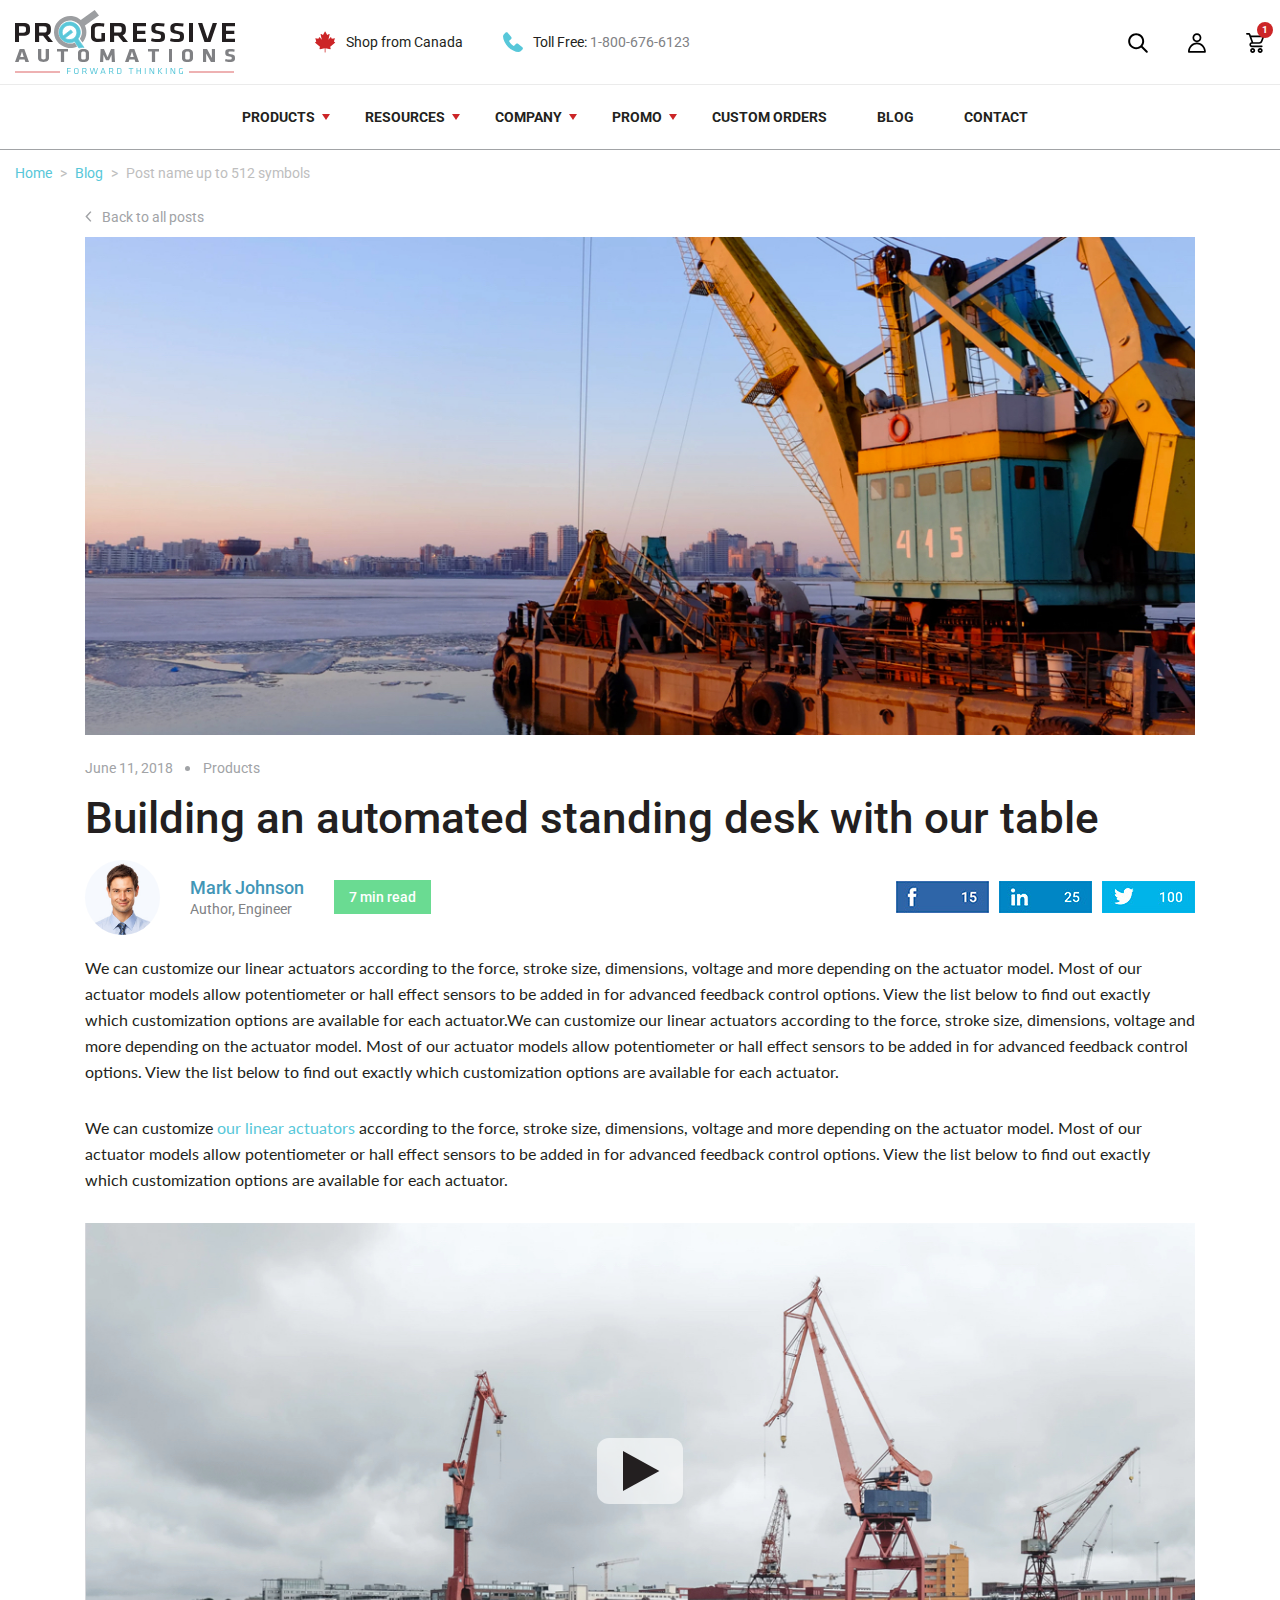
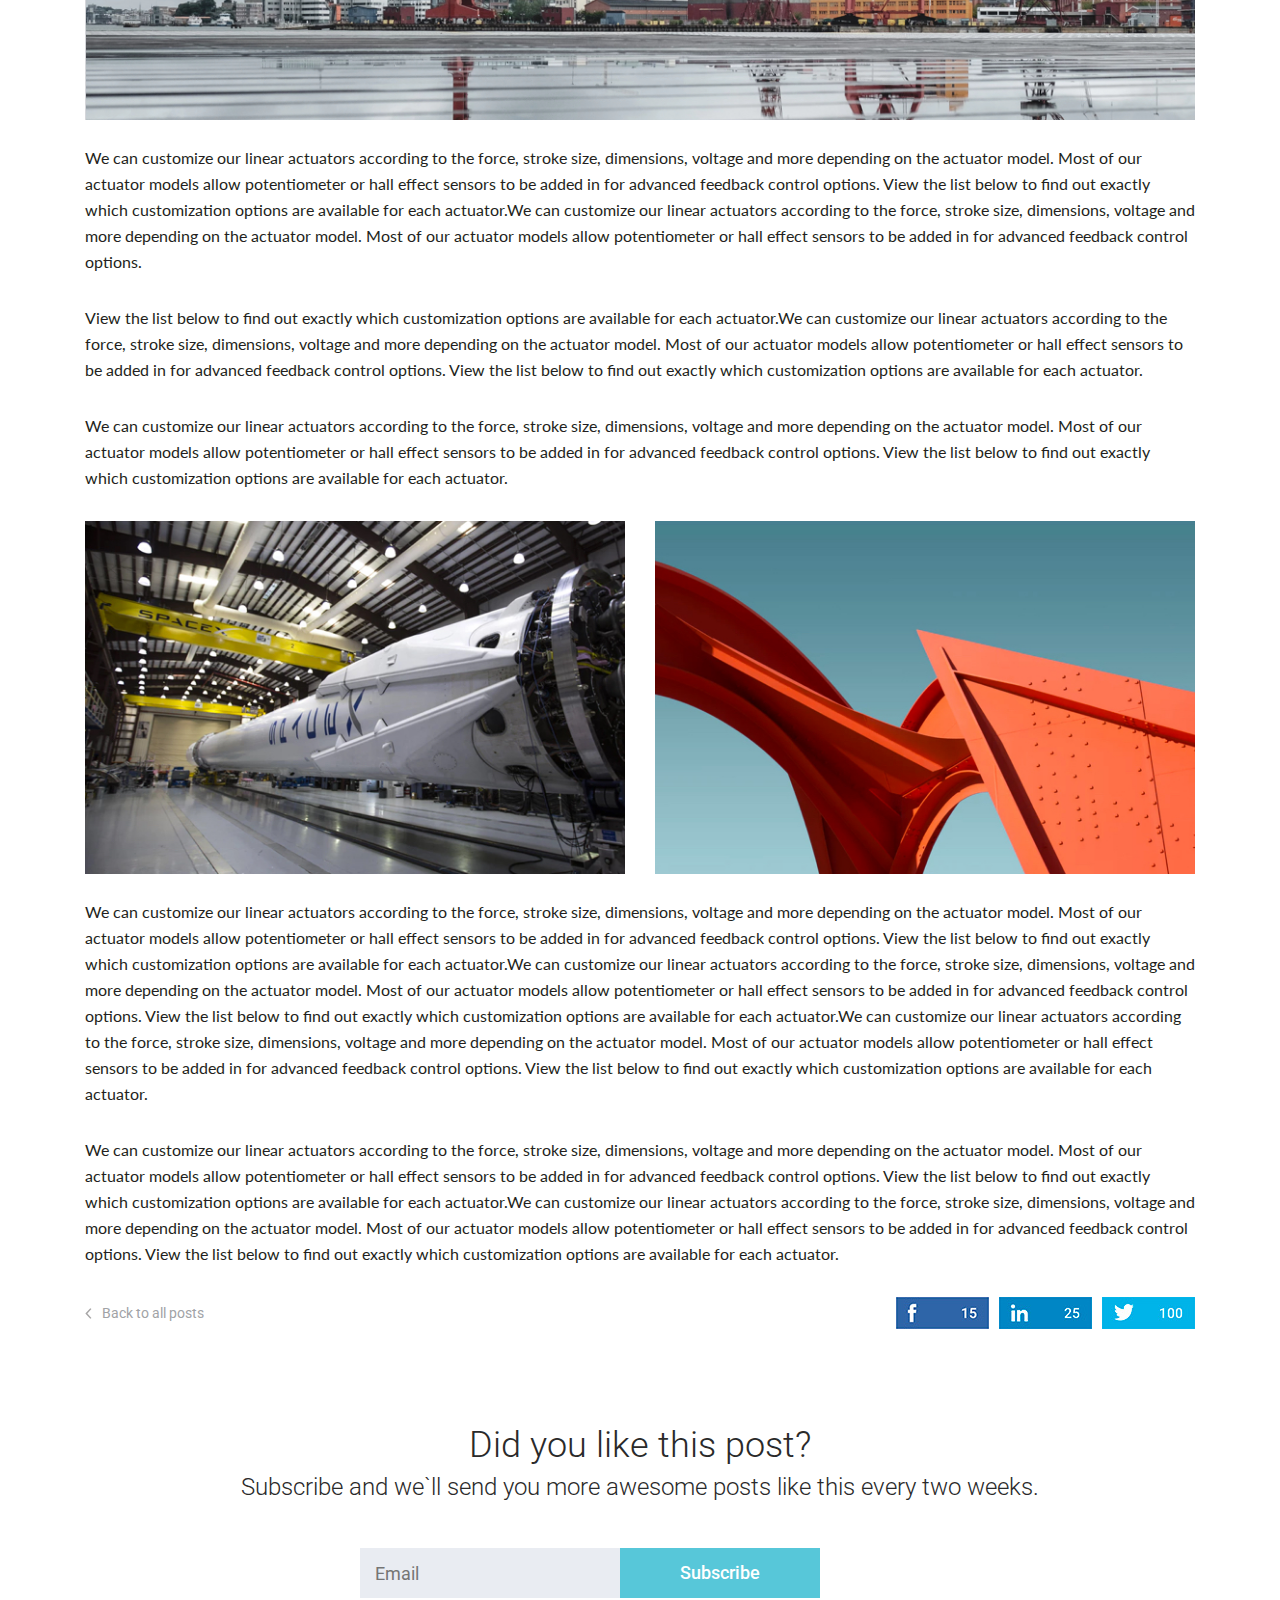
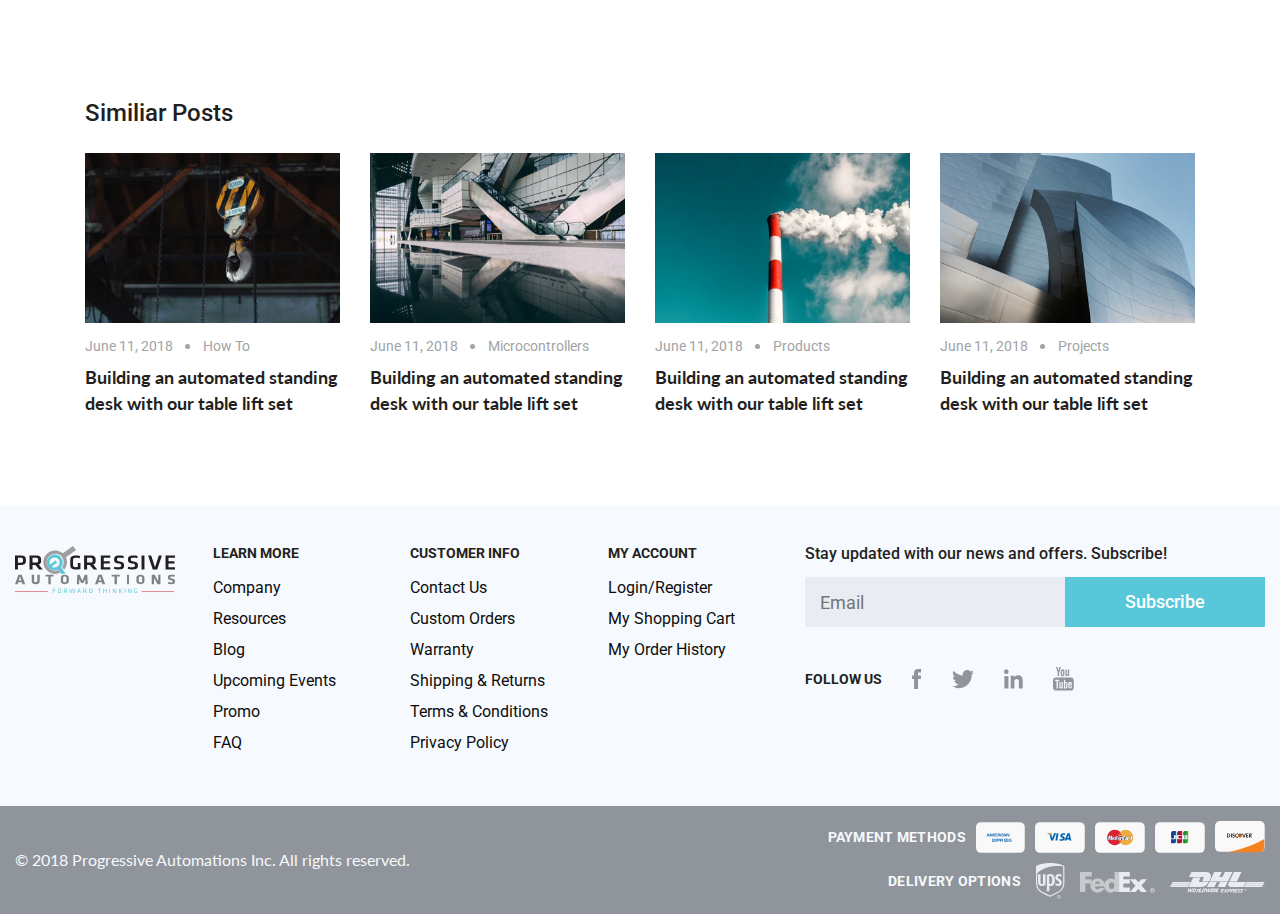
<file: blog-item.html>
<!DOCTYPE html>
<html lang="ru">
<head>
    <meta charset="UTF-8">
    <title>Progressive Automations</title>
    <meta name="viewport" content="width=device-width, initial-scale=1, shrink-to-fit=no">
    <link href="bootstrap.css" rel="stylesheet" type="text/css">
    <link href="swiper.css" rel="stylesheet" type="text/css">
    <link href="select2.css" rel="stylesheet" type="text/css">
    <link href="jquery.scrollbar.css" rel="stylesheet" type="text/css">
    <link href="style.css" rel="stylesheet" type="text/css">
    <link href="css/style__blog.css" rel="stylesheet" type="text/css">
    <link href="https://fonts.googleapis.com/css?family=Lato:400,700|Roboto:300,400,500,700&amp;subset=latin-ext" rel="stylesheet"> 
</head>

<body>

    <div class="proauto">
        <div class="row no-gutters align-content-between">
            <div class="col-12">
                <div class="topping">
                    <div class="topping__line-top">
                        <div class="container-fluid container-fluid-b">
                            <div class="row align-items-center">
                                <div class="col-3 order-lg-4 order-2 d-lg-none d-block">
                                    <div class="mobile-menu__trigger">
                                        <svg width="25px" height="16px" viewBox="0 0 25 16" version="1.1" xmlns="http://www.w3.org/2000/svg" xmlns:xlink="http://www.w3.org/1999/xlink">
                                            <g stroke="none" stroke-width="1" fill="none" fill-rule="evenodd">
                                                <g transform="translate(-10.000000, -62.000000)" fill="#000000" fill-rule="nonzero">
                                                    <g transform="translate(-13.000000, -1.000000)">
                                                        <g transform="translate(23.000000, 63.000000)">
                                                            <path d="M0,16 L25,16 L25,13.3333333 L0,13.3333333 L0,16 Z M0,9.33333333 L25,9.33333333 L25,6.66666667 L0,6.66666667 L0,9.33333333 Z M0,0 L0,2.66666667 L25,2.66666667 L25,0 L0,0 Z"></path>
                                                        </g>
                                                    </g>
                                                </g>
                                            </g>
                                        </svg>
                                    </div>
                                </div>
                                <div class="col-lg-auto col-6 order-lg-1 order-3 text-lg-left text-center">
                                    <a href="#" class="topping__logo">
                                        <img src="img/logo.svg" class="img-fluid">
                                    </a>
                                </div>
                                <div class="col-lg col-12 order-lg-2 order-1">
                                    <div class="topping__info-block">
                                        <div class="row align-items-center justify-content-lg-start justify-content-between">
                                            <div class="col-auto order-lg-1 order-2">
                                                <div class="topping__info-canada d-flex align-items-center">
                                                    <svg width="21px" height="22px" viewBox="0 0 21 22" version="1.1" xmlns="http://www.w3.org/2000/svg" xmlns:xlink="http://www.w3.org/1999/xlink">
                                                        <g stroke="none" stroke-width="1" fill="none" fill-rule="evenodd">
                                                            <g transform="translate(-382.000000, -25.000000)" fill="#CC2527" fill-rule="nonzero">
                                                                <g transform="translate(382.000000, 25.000000)">
                                                                    <path d="M20.1621902,11.4554578 C20.1527218,11.3265674 20.0820166,11.2109974 19.973315,11.1468059 L18.9365919,10.5338154 C19.0749282,10.0684907 19.5030945,8.66376297 19.7993186,7.69581643 C19.8394054,7.56451569 19.8095248,7.42129005 19.7206206,7.31865979 C19.6317165,7.21615642 19.4968232,7.16959855 19.3662337,7.19611243 C18.4886281,7.37397102 17.2289683,7.62896087 16.8204765,7.71078597 L16.0632542,6.32584855 C16.0027551,6.2152261 15.8938076,6.14190065 15.7712109,6.1294683 C15.6479993,6.11665538 15.5278619,6.16689219 15.4476883,6.26330625 L13.4258876,8.69040369 C13.5950883,7.91325553 14.1831099,5.25413001 14.5914787,3.41097202 C14.6246794,3.26114962 14.5694679,3.10523793 14.4505601,3.01288338 C14.3317753,2.92052884 14.1708133,2.90873081 14.0408387,2.9828174 C13.4770413,3.30352106 12.6252584,3.78546457 12.2301699,4.00379169 L10.4283547,0.718609052 C10.3612154,0.596442284 10.2356676,0.520833333 10.0995446,0.520833333 C10.0994216,0.520833333 10.0994216,0.520833333 10.0992987,0.520833333 C9.96305276,0.520960199 9.83750485,0.596695989 9.77048858,0.719116488 L7.97457569,4.00391858 C7.57924123,3.78597203 6.72585982,3.30352108 6.16193949,2.98281743 C6.03171891,2.90873084 5.87100284,2.92052886 5.75221805,3.01288341 C5.63331029,3.10536479 5.57809875,3.26114964 5.61129945,3.41097205 L6.78242401,8.69408268 L4.75410617,6.26305255 C4.67393258,6.16676533 4.55293442,6.11665538 4.43070658,6.1294683 C4.30823283,6.14190065 4.19928529,6.21522608 4.1387862,6.32584855 L3.38205578,7.7100248 C2.96876832,7.62743853 1.71156782,7.37333672 0.835806696,7.19598556 C0.704479407,7.16972542 0.570200957,7.2161564 0.48141977,7.31878663 C0.392638583,7.42141687 0.362757948,7.56476937 0.402967714,7.69594327 C0.699437825,8.66325551 1.127973,10.0667146 1.2668012,10.5330542 L0.228233582,11.1466791 C0.11953198,11.2108705 0.0488267534,11.3265674 0.0393583897,11.455331 C0.0298900259,11.5842214 0.0828882286,11.7095597 0.180891813,11.7899893 L5.00175894,15.7444886 C4.91900307,16.0905644 4.67553114,17.0714507 4.51690549,17.7071493 C4.48431961,17.8376889 4.51948777,17.9762207 4.60974453,18.0736496 C4.70012425,18.1710786 4.83255822,18.2133232 4.96056544,18.1856675 L9.72302389,17.1517376 L9.72302389,21.1311175 C9.72302389,21.3464 9.89210162,21.5208333 10.1007743,21.5208333 C10.3094469,21.5208333 10.4785247,21.3464 10.4785247,21.1311175 L10.4785247,17.1516108 L15.2429506,18.1856676 C15.2687734,18.1912494 15.2948421,18.1940404 15.3206649,18.1940404 C15.4227263,18.1940404 15.5218366,18.1512883 15.5938945,18.0733959 C15.6841512,17.9758401 15.7191964,17.8370546 15.6863646,17.7063881 C15.5267552,17.072085 15.2821766,16.0938627 15.1981911,15.7460109 L20.0206568,11.7898624 C20.1186604,11.7095597 20.1716586,11.5842213 20.1621902,11.4554578 Z"></path>
                                                                </g>
                                                            </g>
                                                        </g>
                                                    </svg>
                                                    <span class="d-lg-inline d-none">Shop from Canada</span>
                                                    <span class="d-inline d-lg-none">Canada</span>
                                                </div>
                                            </div>
                                            <div class="col-auto order-lg-2 order-1">
                                                <div class="topping__info-phone d-flex align-items-center">
                                                    <svg width="20px" height="20px" viewBox="0 0 20 20" version="1.1" xmlns="http://www.w3.org/2000/svg" xmlns:xlink="http://www.w3.org/1999/xlink">
                                                        <g stroke="none" stroke-width="1" fill="none" fill-rule="evenodd">
                                                            <g transform="translate(-571.000000, -26.000000)" fill="#57C7D9">
                                                                <g transform="translate(571.000000, 26.000000)">
                                                                    <path d="M17.6293751,19.2660505 C15.5250688,21.3703572 8.77878281,18.6041495 5.09936947,14.9247365 C1.41962351,11.2449902 -1.34654175,4.49932807 0.758055439,2.39473088 L2.60981719,0.542968772 C3.15792175,-0.0051354386 4.04657404,-0.0051354386 4.5946786,0.542968772 C4.62766175,0.575952281 4.65898035,0.610559649 4.68851754,0.646661754 L8.26120491,5.01341895 C8.71778982,5.57148526 8.67722246,6.38473088 8.16736561,6.89458737 L6.20048632,8.86146702 C6.08758772,8.97436526 6.06514526,9.14925018 6.1458793,9.28699684 C6.75484456,10.3260028 7.41327053,11.1980526 8.11966211,11.9044439 C8.82605333,12.6108354 9.69810316,13.2692614 10.7371091,13.8782267 C10.8748558,13.9589607 11.0497404,13.9365182 11.1626389,13.8236196 L13.1295186,11.8567404 C13.6393751,11.3468835 14.4526207,11.3063161 15.010687,11.7629011 L19.3774442,15.3355884 C19.9773744,15.8264246 20.0658126,16.7106656 19.5749761,17.3105958 C19.5454389,17.3466979 19.5141204,17.3813053 19.4811372,17.4142888 L17.6293751,19.2660505 Z"></path>
                                                                </g>
                                                            </g>
                                                        </g>
                                                    </svg>
                                                    <span>Toll Free:  <a href="#">1-800-676-6123</a></span>
                                                </div>
                                            </div>
                                        </div>
                                    </div>
                                </div>
                                <div class="col-lg-auto col-3 order-4">
                                    <div class="row align-items-center justify-content-end">
                                        <div class="col-auto d-lg-block d-none">
                                            <a href="#" class="topping__search">
                                                <svg width="20px" height="20px" viewBox="0 0 20 20" version="1.1" xmlns="http://www.w3.org/2000/svg" xmlns:xlink="http://www.w3.org/1999/xlink">
                                                    <g stroke="none" stroke-width="1" fill="none" fill-rule="evenodd">
                                                        <g transform="translate(-1671.000000, -28.000000)" fill-rule="nonzero">
                                                            <g transform="translate(1671.000000, 21.000000)">
                                                                <g transform="translate(0.000000, 7.000000)">
                                                                    <path d="M14.4917684,13.0775548 L19.4885358,18.0743222 C19.8772627,18.4630492 19.8785283,19.0920344 19.4852814,19.4852814 C19.0947571,19.8758057 18.4559712,19.8701848 18.0743222,19.4885358 L13.0775548,14.4917684 C9.9391253,16.9342662 5.39944393,16.7131524 2.51471863,13.8284271 C-0.609475708,10.7042328 -0.609475708,5.63891296 2.51471863,2.51471863 C5.63891296,-0.609475708 10.7042328,-0.609475708 13.8284271,2.51471863 C16.7131524,5.39944393 16.9342662,9.9391253 14.4917684,13.0775548 Z M12.4142136,12.4142136 C14.7573593,10.0710678 14.7573593,6.27207794 12.4142136,3.92893219 C10.0710678,1.58578644 6.27207794,1.58578644 3.92893219,3.92893219 C1.58578644,6.27207794 1.58578644,10.0710678 3.92893219,12.4142136 C6.27207794,14.7573593 10.0710678,14.7573593 12.4142136,12.4142136 Z"></path>
                                                                </g>
                                                            </g>
                                                        </g>
                                                    </g>
                                                </svg>
                                            </a>
                                        </div>
                                        <div class="col-auto d-lg-block d-none">
                                            <a href="#" class="topping__user">
                                                <svg width="18px" height="20px" viewBox="0 0 18 20" version="1.1" xmlns="http://www.w3.org/2000/svg" xmlns:xlink="http://www.w3.org/1999/xlink">
                                                    <g stroke="none" stroke-width="1" fill="none" fill-rule="evenodd">
                                                        <g transform="translate(-1751.000000, -28.000000)" fill-rule="nonzero">
                                                            <g transform="translate(1671.000000, 21.000000)">
                                                                <g transform="translate(80.000000, 7.135706)">
                                                                    <path d="M8.93617021,0.0770595745 C6.47858298,0.0770595745 4.46808511,2.08757021 4.46808511,4.54514468 C4.46808511,7.00271915 6.47858298,9.01322979 8.93617021,9.01322979 C11.3937574,9.01322979 13.4042553,7.00271915 13.4042553,4.54514468 C13.4042553,2.08757021 11.3937574,0.0770595745 8.93617021,0.0770595745 Z M8.93617021,1.77918723 C10.4738638,1.77918723 11.7021277,3.00746383 11.7021277,4.54514468 C11.7021277,6.08282553 10.4738638,7.31110213 8.93617021,7.31110213 C7.3984766,7.31110213 6.17021277,6.08282553 6.17021277,4.54514468 C6.17021277,3.00746383 7.3984766,1.77918723 8.93617021,1.77918723 Z M8.93617021,9.43876596 C3.98671277,9.43876596 0,13.6632128 0,18.8004681 C4.6993962e-05,19.2704782 0.381053722,19.6514849 0.85106383,19.6515319 L17.0212766,19.6515319 C17.4912867,19.6514849 17.8722934,19.2704782 17.8723404,18.8004681 C17.8723404,13.6632128 13.8856298,9.43876596 8.93617021,9.43876596 Z M8.93617021,11.1408936 C12.6451106,11.1408936 15.6870064,14.0990426 16.0904255,17.9494043 L1.78191489,17.9494043 C2.18533404,14.0990426 5.22723191,11.1408936 8.93617021,11.1408936 Z"></path>
                                                                </g>
                                                            </g>
                                                        </g>
                                                    </g>
                                                </svg>
                                            </a>
                                        </div>
                                        <div class="col-auto">
                                            <a href="#" class="topping__cart">
                                                <svg width="19px" height="20px" viewBox="0 0 19 20" version="1.1" xmlns="http://www.w3.org/2000/svg" xmlns:xlink="http://www.w3.org/1999/xlink">
                                                    <g stroke="none" stroke-width="1" fill="none" fill-rule="evenodd">
                                                        <g transform="translate(-1809.000000, -28.000000)" fill-rule="nonzero">
                                                            <g transform="translate(1671.000000, 21.000000)">
                                                                <g transform="translate(138.000000, 7.000000)">
                                                                    <path d="M2.75,0 L0.833333333,0 C0.373096042,-4.62592927e-17 0,0.373096042 0,0.833333333 C0,1.29357062 0.373096042,1.66666667 0.833333333,1.66666667 L2.75,1.66666667 L5.48958333,9.20208333 C4.2204308,9.41495956 3.32021373,10.556521 3.40910517,11.840329 C3.49799662,13.1241369 4.54695335,14.1307367 5.83333333,14.1666667 L15.8333333,14.1666667 C16.2935706,14.1666667 16.6666667,13.7935706 16.6666667,13.3333333 C16.6666667,12.873096 16.2935706,12.5 15.8333333,12.5 L5.83333333,12.5 C5.37309604,12.5 5,12.126904 5,11.6666667 C5,11.2064294 5.37309604,10.8333333 5.83333333,10.8333333 L13.16875,10.8333333 C14.6157692,10.8288344 15.9100755,9.93226632 16.4229167,8.57916667 L18.28125,3.625 C18.3768876,3.36903311 18.340961,3.08244266 18.1851003,2.85800326 C18.0292396,2.63356386 17.77325,2.49979495 17.5,2.5 L5,2.5 C4.94403731,2.50017444 4.8882224,2.50575593 4.83333333,2.51666667 L4.31666667,1.09791667 C4.07738856,0.438825506 3.45118127,-1.92313865e-05 2.75,0 Z M16.2916667,4.16666667 L14.8625,7.99375 C14.596116,8.6983964 13.9220658,9.16517408 13.16875,9.16666667 L7.25,9.16666667 L5.43125,4.16666667 L16.2916667,4.16666667 Z M4.16666667,17.5 C4.16666667,18.8807119 5.28595479,20 6.66666667,20 C8.04737854,20 9.16666667,18.8807119 9.16666667,17.5 C9.16666667,16.1192881 8.04737854,15 6.66666667,15 C5.28595479,15 4.16666667,16.1192881 4.16666667,17.5 Z M7.5,17.5 C7.5,17.9602373 7.12690396,18.3333333 6.66666667,18.3333333 C6.20642938,18.3333333 5.83333333,17.9602373 5.83333333,17.5 C5.83333333,17.0397627 6.20642938,16.6666667 6.66666667,16.6666667 C7.12690396,16.6666667 7.5,17.0397627 7.5,17.5 Z M14.1666667,15 C12.7859548,15 11.6666667,16.1192881 11.6666667,17.5 C11.6666667,18.8807119 12.7859548,20 14.1666667,20 C15.5473785,20 16.6666667,18.8807119 16.6666667,17.5 C16.6666667,16.1192881 15.5473785,15 14.1666667,15 Z M14.1666667,18.3333333 C13.7064294,18.3333333 13.3333333,17.9602373 13.3333333,17.5 C13.3333333,17.0397627 13.7064294,16.6666667 14.1666667,16.6666667 C14.626904,16.6666667 15,17.0397627 15,17.5 C15,17.9602373 14.626904,18.3333333 14.1666667,18.3333333 Z"></path>
                                                                </g>
                                                            </g>
                                                        </g>
                                                    </g>
                                                </svg>
                                                <span class="topping__ico-amount">1</span>
                                            </a>
                                        </div>
                                    </div>
                                </div>
                            </div>
                        </div>
                    </div>
                    <div class="topping__line-bottom d-lg-block d-none">
                        <div class="container-fluid container-fluid-b">
                            <div class="row align-items-center justify-content-center">
                                <div class="col-auto">
                                    <div class="topping__nav">
                                        <div class="row no-gutters">
                                            <div class="col-auto">
                                                <div class="topping__nav-item topping__nav-item--drop">
                                                    <div class="topping__nav-name">Products</div>
                                                    <div class="topping__nav-dropdown-wrap">
                                                        <div class="topping__nav-dropdown">
                                                            <div class="topping__nav-dropdown-block">
                                                                <a href="#" class="topping__nav-dropdown-link d-flex align-items-center"><span>Linear actuators</span></a>
                                                                <a href="#" class="topping__nav-dropdown-link d-flex align-items-center"><span>Control systems</span></a>
                                                                <a href="#" class="topping__nav-dropdown-link d-flex align-items-center"><span>PLC controls</span></a>
                                                                <a href="#" class="topping__nav-dropdown-link d-flex align-items-center"><span>Mounting brackets</span></a>
                                                                <a href="#" class="topping__nav-dropdown-link d-flex align-items-center"><span>Power supplies</span></a>
                                                                <a href="#" class="topping__nav-dropdown-link d-flex align-items-center"><span>Actuator parts</span></a>
                                                                <a href="#" class="topping__nav-dropdown-link d-flex align-items-center"><span>Accessories</span></a>
                                                            </div>
                                                            <div class="topping__nav-dropdown-block">
                                                                <a href="#" class="topping__nav-dropdown-link d-flex align-items-center"><span>Table lifts</span></a>
                                                                <a href="#" class="topping__nav-dropdown-link d-flex align-items-center"><span>TV lifts</span></a>
                                                            </div>
                                                        </div>
                                                    </div>
                                                </div>
                                            </div>
                                            <div class="col-auto">
                                                <div class="topping__nav-item topping__nav-item--drop">
                                                    <div class="topping__nav-name">Resources</div>
                                                    <div class="topping__nav-dropdown-wrap">
                                                        <div class="topping__nav-dropdown">
                                                            <div class="topping__nav-dropdown-block">
                                                                <a href="#" class="topping__nav-dropdown-link d-flex align-items-center"><span>Linear actuators</span></a>
                                                                <a href="#" class="topping__nav-dropdown-link d-flex align-items-center"><span>Control systems</span></a>
                                                                <a href="#" class="topping__nav-dropdown-link d-flex align-items-center"><span>PLC controls</span></a>
                                                                <a href="#" class="topping__nav-dropdown-link d-flex align-items-center"><span>Mounting brackets</span></a>
                                                                <a href="#" class="topping__nav-dropdown-link d-flex align-items-center"><span>Power supplies</span></a>
                                                                <a href="#" class="topping__nav-dropdown-link d-flex align-items-center"><span>Actuator parts</span></a>
                                                                <a href="#" class="topping__nav-dropdown-link d-flex align-items-center"><span>Accessories</span></a>
                                                            </div>
                                                            <div class="topping__nav-dropdown-block">
                                                                <a href="#" class="topping__nav-dropdown-link d-flex align-items-center"><span>Table lifts</span></a>
                                                                <a href="#" class="topping__nav-dropdown-link d-flex align-items-center"><span>TV lifts</span></a>
                                                            </div>
                                                        </div>
                                                    </div>
                                                </div>
                                            </div>
                                            <div class="col-auto">
                                                <div class="topping__nav-item topping__nav-item--drop">
                                                    <div class="topping__nav-name">Company</div>
                                                    <div class="topping__nav-dropdown-wrap">
                                                        <div class="topping__nav-dropdown">
                                                            <div class="topping__nav-dropdown-block">
                                                                <a href="#" class="topping__nav-dropdown-link d-flex align-items-center"><span>Linear actuators</span></a>
                                                                <a href="#" class="topping__nav-dropdown-link d-flex align-items-center"><span>Control systems</span></a>
                                                                <a href="#" class="topping__nav-dropdown-link d-flex align-items-center"><span>PLC controls</span></a>
                                                                <a href="#" class="topping__nav-dropdown-link d-flex align-items-center"><span>Mounting brackets</span></a>
                                                                <a href="#" class="topping__nav-dropdown-link d-flex align-items-center"><span>Power supplies</span></a>
                                                                <a href="#" class="topping__nav-dropdown-link d-flex align-items-center"><span>Actuator parts</span></a>
                                                                <a href="#" class="topping__nav-dropdown-link d-flex align-items-center"><span>Accessories</span></a>
                                                            </div>
                                                            <div class="topping__nav-dropdown-block">
                                                                <a href="#" class="topping__nav-dropdown-link d-flex align-items-center"><span>Table lifts</span></a>
                                                                <a href="#" class="topping__nav-dropdown-link d-flex align-items-center"><span>TV lifts</span></a>
                                                            </div>
                                                        </div>
                                                    </div>
                                                </div>
                                            </div>
                                            <div class="col-auto">
                                                <div class="topping__nav-item topping__nav-item--drop">
                                                    <div class="topping__nav-name">Promo</div>
                                                    <div class="topping__nav-dropdown-wrap">
                                                        <div class="topping__nav-dropdown">
                                                            <div class="topping__nav-dropdown-block">
                                                                <a href="#" class="topping__nav-dropdown-link d-flex align-items-center"><span>Linear actuators</span></a>
                                                                <a href="#" class="topping__nav-dropdown-link d-flex align-items-center"><span>Control systems</span></a>
                                                                <a href="#" class="topping__nav-dropdown-link d-flex align-items-center"><span>PLC controls</span></a>
                                                                <a href="#" class="topping__nav-dropdown-link d-flex align-items-center"><span>Mounting brackets</span></a>
                                                                <a href="#" class="topping__nav-dropdown-link d-flex align-items-center"><span>Power supplies</span></a>
                                                                <a href="#" class="topping__nav-dropdown-link d-flex align-items-center"><span>Actuator parts</span></a>
                                                                <a href="#" class="topping__nav-dropdown-link d-flex align-items-center"><span>Accessories</span></a>
                                                            </div>
                                                            <div class="topping__nav-dropdown-block">
                                                                <a href="#" class="topping__nav-dropdown-link d-flex align-items-center"><span>Table lifts</span></a>
                                                                <a href="#" class="topping__nav-dropdown-link d-flex align-items-center"><span>TV lifts</span></a>
                                                            </div>
                                                        </div>
                                                    </div>
                                                </div>
                                            </div>
                                            <div class="col-auto">
                                                <div class="topping__nav-item">
                                                    <a href="#" class="topping__nav-name">Custom Orders</a>
                                                </div>
                                            </div>
                                            <div class="col-auto">
                                                <div class="topping__nav-item">
                                                    <a href="#" class="topping__nav-name">Blog</a>
                                                </div>
                                            </div>
                                            <div class="col-auto">
                                                <div class="topping__nav-item">
                                                    <a href="#" class="topping__nav-name">Contact</a>
                                                </div>
                                            </div>
                                        </div>
                                    </div>
                                </div>
                            </div>
                        </div>
                    </div>
                    <div class="mobile-menu">
                        <div class="topping__nav-item topping__nav-item--drop">
                            <div class="topping__nav-name">Products</div>
                            <div class="topping__nav-dropdown-wrap">
                                <div class="topping__nav-dropdown">
                                    <div class="topping__nav-dropdown-block">
                                        <a href="#" class="topping__nav-dropdown-link d-flex align-items-center"><span>Linear actuators</span></a>
                                        <a href="#" class="topping__nav-dropdown-link d-flex align-items-center"><span>Control systems</span></a>
                                        <a href="#" class="topping__nav-dropdown-link d-flex align-items-center"><span>PLC controls</span></a>
                                        <a href="#" class="topping__nav-dropdown-link d-flex align-items-center"><span>Mounting brackets</span></a>
                                        <a href="#" class="topping__nav-dropdown-link d-flex align-items-center"><span>Power supplies</span></a>
                                        <a href="#" class="topping__nav-dropdown-link d-flex align-items-center"><span>Actuator parts</span></a>
                                        <a href="#" class="topping__nav-dropdown-link d-flex align-items-center"><span>Accessories</span></a>
                                    </div>
                                    <div class="topping__nav-dropdown-block">
                                        <a href="#" class="topping__nav-dropdown-link d-flex align-items-center"><span>Table lifts</span></a>
                                        <a href="#" class="topping__nav-dropdown-link d-flex align-items-center"><span>TV lifts</span></a>
                                    </div>
                                </div>
                            </div>
                        </div>
                        <div class="topping__nav-item topping__nav-item--drop">
                            <div class="topping__nav-name">Resources</div>
                            <div class="topping__nav-dropdown-wrap">
                                <div class="topping__nav-dropdown">
                                    <div class="topping__nav-dropdown-block">
                                        <a href="#" class="topping__nav-dropdown-link d-flex align-items-center"><span>Linear actuators</span></a>
                                        <a href="#" class="topping__nav-dropdown-link d-flex align-items-center"><span>Control systems</span></a>
                                        <a href="#" class="topping__nav-dropdown-link d-flex align-items-center"><span>PLC controls</span></a>
                                        <a href="#" class="topping__nav-dropdown-link d-flex align-items-center"><span>Mounting brackets</span></a>
                                        <a href="#" class="topping__nav-dropdown-link d-flex align-items-center"><span>Power supplies</span></a>
                                        <a href="#" class="topping__nav-dropdown-link d-flex align-items-center"><span>Actuator parts</span></a>
                                        <a href="#" class="topping__nav-dropdown-link d-flex align-items-center"><span>Accessories</span></a>
                                    </div>
                                    <div class="topping__nav-dropdown-block">
                                        <a href="#" class="topping__nav-dropdown-link d-flex align-items-center"><span>Table lifts</span></a>
                                        <a href="#" class="topping__nav-dropdown-link d-flex align-items-center"><span>TV lifts</span></a>
                                    </div>
                                </div>
                            </div>
                        </div>
                        <div class="topping__nav-item topping__nav-item--drop">
                            <div class="topping__nav-name">Company</div>
                            <div class="topping__nav-dropdown-wrap">
                                <div class="topping__nav-dropdown">
                                    <div class="topping__nav-dropdown-block">
                                        <a href="#" class="topping__nav-dropdown-link d-flex align-items-center"><span>Linear actuators</span></a>
                                        <a href="#" class="topping__nav-dropdown-link d-flex align-items-center"><span>Control systems</span></a>
                                        <a href="#" class="topping__nav-dropdown-link d-flex align-items-center"><span>PLC controls</span></a>
                                        <a href="#" class="topping__nav-dropdown-link d-flex align-items-center"><span>Mounting brackets</span></a>
                                        <a href="#" class="topping__nav-dropdown-link d-flex align-items-center"><span>Power supplies</span></a>
                                        <a href="#" class="topping__nav-dropdown-link d-flex align-items-center"><span>Actuator parts</span></a>
                                        <a href="#" class="topping__nav-dropdown-link d-flex align-items-center"><span>Accessories</span></a>
                                    </div>
                                    <div class="topping__nav-dropdown-block">
                                        <a href="#" class="topping__nav-dropdown-link d-flex align-items-center"><span>Table lifts</span></a>
                                        <a href="#" class="topping__nav-dropdown-link d-flex align-items-center"><span>TV lifts</span></a>
                                    </div>
                                </div>
                            </div>
                        </div>
                        <div class="topping__nav-item topping__nav-item--drop">
                            <div class="topping__nav-name">Promo</div>
                            <div class="topping__nav-dropdown-wrap">
                                <div class="topping__nav-dropdown">
                                    <div class="topping__nav-dropdown-block">
                                        <a href="#" class="topping__nav-dropdown-link d-flex align-items-center"><span>Linear actuators</span></a>
                                        <a href="#" class="topping__nav-dropdown-link d-flex align-items-center"><span>Control systems</span></a>
                                        <a href="#" class="topping__nav-dropdown-link d-flex align-items-center"><span>PLC controls</span></a>
                                        <a href="#" class="topping__nav-dropdown-link d-flex align-items-center"><span>Mounting brackets</span></a>
                                        <a href="#" class="topping__nav-dropdown-link d-flex align-items-center"><span>Power supplies</span></a>
                                        <a href="#" class="topping__nav-dropdown-link d-flex align-items-center"><span>Actuator parts</span></a>
                                        <a href="#" class="topping__nav-dropdown-link d-flex align-items-center"><span>Accessories</span></a>
                                    </div>
                                    <div class="topping__nav-dropdown-block">
                                        <a href="#" class="topping__nav-dropdown-link d-flex align-items-center"><span>Table lifts</span></a>
                                        <a href="#" class="topping__nav-dropdown-link d-flex align-items-center"><span>TV lifts</span></a>
                                    </div>
                                </div>
                            </div>
                        </div>
                        <div class="topping__nav-item">
                            <a href="#" class="topping__nav-name">Custom Orders</a>
                        </div>
                        <div class="topping__nav-item">
                            <a href="#" class="topping__nav-name">Blog</a>
                        </div>
                        <div class="topping__nav-item">
                            <a href="#" class="topping__nav-name">Contact</a>
                        </div>
                        <a href="#" class="mobile-menu__user d-flex align-items-center">
                            <span class="mobile-menu__user-ico text-center">
                                <svg width="18px" height="20px" viewBox="0 0 18 20" version="1.1" xmlns="http://www.w3.org/2000/svg" xmlns:xlink="http://www.w3.org/1999/xlink">
                                    <g stroke="none" stroke-width="1" fill="none" fill-rule="evenodd">
                                        <g transform="translate(-1751.000000, -28.000000)" fill-rule="nonzero">
                                            <g transform="translate(1671.000000, 21.000000)">
                                                <g transform="translate(80.000000, 7.135706)">
                                                    <path d="M8.93617021,0.0770595745 C6.47858298,0.0770595745 4.46808511,2.08757021 4.46808511,4.54514468 C4.46808511,7.00271915 6.47858298,9.01322979 8.93617021,9.01322979 C11.3937574,9.01322979 13.4042553,7.00271915 13.4042553,4.54514468 C13.4042553,2.08757021 11.3937574,0.0770595745 8.93617021,0.0770595745 Z M8.93617021,1.77918723 C10.4738638,1.77918723 11.7021277,3.00746383 11.7021277,4.54514468 C11.7021277,6.08282553 10.4738638,7.31110213 8.93617021,7.31110213 C7.3984766,7.31110213 6.17021277,6.08282553 6.17021277,4.54514468 C6.17021277,3.00746383 7.3984766,1.77918723 8.93617021,1.77918723 Z M8.93617021,9.43876596 C3.98671277,9.43876596 0,13.6632128 0,18.8004681 C4.6993962e-05,19.2704782 0.381053722,19.6514849 0.85106383,19.6515319 L17.0212766,19.6515319 C17.4912867,19.6514849 17.8722934,19.2704782 17.8723404,18.8004681 C17.8723404,13.6632128 13.8856298,9.43876596 8.93617021,9.43876596 Z M8.93617021,11.1408936 C12.6451106,11.1408936 15.6870064,14.0990426 16.0904255,17.9494043 L1.78191489,17.9494043 C2.18533404,14.0990426 5.22723191,11.1408936 8.93617021,11.1408936 Z"></path>
                                                </g>
                                            </g>
                                        </g>
                                    </g>
                                </svg>
                            </span>
                            <span>John Davis Miller</span>
                        </a>
                        <a href="#" class="mobile-menu__logout d-flex align-items-center">
                            <svg width="36px" height="30px" version="1.1" id="Capa_1" xmlns="http://www.w3.org/2000/svg" xmlns:xlink="http://www.w3.org/1999/xlink" x="0px" y="0px" viewBox="0 0 512 512" style="enable-background:new 0 0 512 512;" xml:space="preserve">
                                <g transform="translate(1 1)">
                                    <path d="M319,319c-11.782,0-21.333,9.551-21.333,21.333v128h-256V41.667h256v128c0,11.782,9.551,21.333,21.333,21.333
                                        s21.333-9.551,21.333-21.333V20.333C340.333,8.551,330.782-1,319-1H20.333C8.551-1-1,8.551-1,20.333v469.333
                                        C-1,501.449,8.551,511,20.333,511H319c11.782,0,21.333-9.551,21.333-21.333V340.333C340.333,328.551,330.782,319,319,319z"/>
                                    <path d="M506.164,268.52c0.204-0.248,0.38-0.509,0.571-0.764c0.226-0.302,0.461-0.598,0.671-0.913
                                        c0.204-0.304,0.38-0.62,0.566-0.932c0.17-0.285,0.349-0.564,0.506-0.857c0.17-0.318,0.315-0.646,0.468-0.971
                                        c0.145-0.306,0.297-0.607,0.428-0.921c0.13-0.315,0.236-0.637,0.35-0.957c0.121-0.337,0.25-0.669,0.354-1.013
                                        c0.097-0.32,0.168-0.646,0.249-0.969c0.089-0.351,0.187-0.698,0.258-1.055c0.074-0.375,0.118-0.753,0.173-1.13
                                        c0.044-0.311,0.104-0.617,0.135-0.933c0.138-1.4,0.138-2.811,0-4.211c-0.031-0.315-0.09-0.621-0.135-0.933
                                        c-0.054-0.377-0.098-0.756-0.173-1.13c-0.071-0.358-0.169-0.704-0.258-1.055c-0.081-0.324-0.152-0.649-0.249-0.969
                                        c-0.104-0.344-0.233-0.677-0.354-1.013c-0.115-0.32-0.22-0.642-0.35-0.957c-0.13-0.314-0.283-0.615-0.428-0.921
                                        c-0.153-0.325-0.297-0.653-0.468-0.971c-0.157-0.293-0.336-0.572-0.506-0.857c-0.186-0.312-0.363-0.628-0.566-0.932
                                        c-0.211-0.315-0.445-0.611-0.671-0.913c-0.191-0.255-0.368-0.516-0.571-0.764c-0.439-0.535-0.903-1.05-1.392-1.54
                                        c-0.007-0.008-0.014-0.016-0.021-0.023l-85.333-85.333c-8.331-8.331-21.839-8.331-30.17,0s-8.331,21.839,0,30.17l48.915,48.915
                                        H255c-11.782,0-21.333,9.551-21.333,21.333c0,11.782,9.551,21.333,21.333,21.333h183.163l-48.915,48.915
                                        c-8.331,8.331-8.331,21.839,0,30.17c8.331,8.331,21.839,8.331,30.17,0l85.333-85.333c0.008-0.008,0.014-0.016,0.021-0.023
                                        C505.261,269.57,505.725,269.055,506.164,268.52z"/>
                                </g>
                            </svg>
                            <span>Sign Out</span>
                        </a>
                    </div>
                </div>
                <div class="proauto__content">
                    
                    <nav aria-label="breadcrumb">
                        <div class="container-fluid container-fluid-b">
                            <ol class="breadcrumb">
                                <li class="breadcrumb-item"><a href="#">Home</a></li>
                                <li class="breadcrumb-item"><a href="#">Blog</a></li>
                                <li class="breadcrumb-item active" aria-current="page">Post name up to 512 symbols</li>
                            </ol>
                        </div>
                    </nav>

                    <div class="blog-page__content">
                        <div class="container">
                            <div class="blog-page__line d-md-block d-none">
                                <div class="row align-items-center">
                                    <div class="col-auto">
                                        <div class="blog-page__back">
                                            <a href="#" class="blog-page__link d-flex align-items-center">
                                                <svg width="7px" height="11px" viewBox="0 0 13 22" version="1.1" xmlns="http://www.w3.org/2000/svg" xmlns:xlink="http://www.w3.org/1999/xlink">
                                                    <g stroke="none" stroke-width="1" fill="none" fill-rule="evenodd">
                                                        <g transform="translate(-248.000000, -821.000000)" fill="#a1a3a6" fill-rule="nonzero">
                                                            <g transform="translate(230.000000, 271.000000)">
                                                                <g transform="translate(0.000000, 537.000000)">
                                                                    <g transform="translate(24.692308, 24.000000) scale(-1, 1) translate(-24.692308, -24.000000) translate(17.692308, 13.000000)">
                                                                        <polygon transform="translate(7.346154, 10.951869) scale(-1, 1) translate(-7.346154, -10.951869) " points="1.31498201 10.9518444 2.14326708 11.8576159 11.1025282 21.6353937 13.3773257 19.8238857 5.24634966 10.9518444 13.3773257 2.07985206 11.1025282 0.268344127 2.14326708 10.0461219 1.31498201 10.9518444"></polygon>
                                                                    </g>
                                                                </g>
                                                            </g>
                                                        </g>
                                                    </g>
                                                </svg>
                                                <span>Back to all posts</span>
                                            </a>
                                        </div>
                                    </div>
                                    <div class="col">
                                        
                                    </div>
                                </div>
                            </div>
                            <div class="blog-page__big-img text-center">
                                <img src="img/blog-page-img1.jpg" class="img-fluid">
                            </div>
                            <div class="featured__item-info d-flex align-items-center">
                                <div class="featured__item-date">June 11, 2018</div>
                                <a href="#" class="featured__item-category">Products</a>
                            </div>
                            <div class="blog-page__header">
                                <h1>Building an automated standing desk with our table</h1>
                            </div>
                            <div class="blog-page__line-author">
                                <div class="row no-gutters align-items-center">
                                    <div class="col-lg col-12">
                                        <div class="row no-gutters align-items-center">
                                            <div class="col-lg-auto col">
                                                <div class="blog-page__author">
                                                    <div class="row no-gutters align-items-center">
                                                        <div class="col-auto">
                                                            <a href="#" class="blog-page__author-img" style="background-image: url('img/blog-page-face.jpg');"></a>
                                                        </div>
                                                        <div class="col-auto">
                                                            <a href="#" class="blog-page__author-name">Mark Johnson</a>
                                                            <div class="blog-page__author-prof">Author, Engineer</div>
                                                        </div>
                                                    </div>
                                                </div>
                                            </div>
                                            <div class="col-lg col-auto">
                                                <div class="blog-page__min-read">7 min read</div>
                                            </div>
                                        </div>
                                    </div>
                                    <div class="col-auto d-lg-block d-none">
                                        <div class="blog-page__soc">
                                            <div class="row no-gutters">
                                                <div class="col-auto">
                                                    <a href="#" class="blog-page__soc-item">
                                                        <img src="img/soc-img1.jpg">
                                                    </a>
                                                </div>
                                                <div class="col-auto">
                                                    <a href="#" class="blog-page__soc-item">
                                                        <img src="img/soc-img2.jpg">
                                                    </a>
                                                </div>
                                                <div class="col-auto">
                                                    <a href="#" class="blog-page__soc-item">
                                                        <img src="img/soc-img3.jpg">
                                                    </a>
                                                </div>
                                            </div>
                                        </div>
                                    </div>
                                </div>
                            </div>
                            <div class="blog-page__text">
                                <p>We can customize our linear actuators according to the force, stroke size, dimensions, voltage and more depending on the actuator model. Most of our actuator models allow potentiometer or hall effect sensors to be added in for advanced feedback control options. View the list below to find out exactly which customization options are available for each actuator.We can customize our linear actuators according to the force, stroke size, dimensions, voltage and more depending on the actuator model. Most of our actuator models allow potentiometer or hall effect sensors to be added in for advanced feedback control options. View the list below to find out exactly which customization options are available for each actuator.</p>
                                <p>We can customize <a href="#">our linear actuators</a> according to the force, stroke size, dimensions, voltage and more depending on the actuator model. Most of our actuator models allow potentiometer or hall effect sensors to be added in for advanced feedback control options. View the list below to find out exactly which customization options are available for each actuator.</p>
                            </div>
                            <a href="#" class="blog-page__big-video text-center">
                                <img src="img/blog-page-img2.jpg" class="img-fluid">
                            </a>
                            <div class="blog-page__text">
                                <p>We can customize our linear actuators according to the force, stroke size, dimensions, voltage and more depending on the actuator model. Most of our actuator models allow potentiometer or hall effect sensors to be added in for advanced feedback control options. View the list below to find out exactly which customization options are available for each actuator.We can customize our linear actuators according to the force, stroke size, dimensions, voltage and more depending on the actuator model. Most of our actuator models allow potentiometer or hall effect sensors to be added in for advanced feedback control options.</p> 

                                <p>View the list below to find out exactly which customization options are available for each actuator.We can customize our linear actuators according to the force, stroke size, dimensions, voltage and more depending on the actuator model. Most of our actuator models allow potentiometer or hall effect sensors to be added in for advanced feedback control options. View the list below to find out exactly which customization options are available for each actuator.</p>

                                <p>We can customize our linear actuators according to the force, stroke size, dimensions, voltage and more depending on the actuator model. Most of our actuator models allow potentiometer or hall effect sensors to be added in for advanced feedback control options. View the list below to find out exactly which customization options are available for each actuator.</p>
                            </div>
                            <div class="blog-page__big-img text-center">
                                <div class="row">
                                    <div class="col-md-6 col-12">
                                        <img src="img/blog-page-img3.jpg" class="img-fluid">
                                    </div>
                                    <div class="col-md-6 col-12">
                                        <img src="img/blog-page-img4.jpg" class="img-fluid">
                                    </div>
                                </div>
                            </div>
                            <div class="blog-page__text">
                                <p>We can customize our linear actuators according to the force, stroke size, dimensions, voltage and more depending on the actuator model. Most of our actuator models allow potentiometer or hall effect sensors to be added in for advanced feedback control options. View the list below to find out exactly which customization options are available for each actuator.We can customize our linear actuators according to the force, stroke size, dimensions, voltage and more depending on the actuator model. Most of our actuator models allow potentiometer or hall effect sensors to be added in for advanced feedback control options. View the list below to find out exactly which customization options are available for each actuator.We can customize our linear actuators according to the force, stroke size, dimensions, voltage and more depending on the actuator model. Most of our actuator models allow potentiometer or hall effect sensors to be added in for advanced feedback control options. View the list below to find out exactly which customization options are available for each actuator.</p>
                                <p>We can customize our linear actuators according to the force, stroke size, dimensions, voltage and more depending on the actuator model. Most of our actuator models allow potentiometer or hall effect sensors to be added in for advanced feedback control options. View the list below to find out exactly which customization options are available for each actuator.We can customize our linear actuators according to the force, stroke size, dimensions, voltage and more depending on the actuator model. Most of our actuator models allow potentiometer or hall effect sensors to be added in for advanced feedback control options. View the list below to find out exactly which customization options are available for each actuator.</p>
                            </div>
                            <div class="blog-page__line">
                                <div class="row align-items-center">
                                    <div class="col-auto d-md-block d-none">
                                        <div class="blog-page__back">
                                            <a href="#" class="blog-page__link d-flex align-items-center">
                                                <svg width="7px" height="11px" viewBox="0 0 13 22" version="1.1" xmlns="http://www.w3.org/2000/svg" xmlns:xlink="http://www.w3.org/1999/xlink">
                                                    <g stroke="none" stroke-width="1" fill="none" fill-rule="evenodd" opacity="0.400000006">
                                                        <g transform="translate(-248.000000, -821.000000)" fill="#231F20" fill-rule="nonzero">
                                                            <g transform="translate(230.000000, 271.000000)">
                                                                <g transform="translate(0.000000, 537.000000)">
                                                                    <g transform="translate(24.692308, 24.000000) scale(-1, 1) translate(-24.692308, -24.000000) translate(17.692308, 13.000000)">
                                                                        <polygon transform="translate(7.346154, 10.951869) scale(-1, 1) translate(-7.346154, -10.951869) " points="1.31498201 10.9518444 2.14326708 11.8576159 11.1025282 21.6353937 13.3773257 19.8238857 5.24634966 10.9518444 13.3773257 2.07985206 11.1025282 0.268344127 2.14326708 10.0461219 1.31498201 10.9518444"></polygon>
                                                                    </g>
                                                                </g>
                                                            </g>
                                                        </g>
                                                    </g>
                                                </svg>
                                                <span>Back to all posts</span>
                                            </a>
                                        </div>
                                    </div>
                                    <div class="col-md col-12">
                                        <div class="blog-page__soc">
                                            <div class="row no-gutters justify-content-md-end justify-content-around">
                                                <div class="col-auto">
                                                    <a href="#" class="blog-page__soc-item">
                                                        <img src="img/soc-img1.jpg">
                                                    </a>
                                                </div>
                                                <div class="col-auto">
                                                    <a href="#" class="blog-page__soc-item">
                                                        <img src="img/soc-img2.jpg">
                                                    </a>
                                                </div>
                                                <div class="col-auto">
                                                    <a href="#" class="blog-page__soc-item">
                                                        <img src="img/soc-img3.jpg">
                                                    </a>
                                                </div>
                                            </div>
                                        </div>
                                    </div>
                                </div>
                            </div>
                            <div class="blog-page__subscribe text-center">
                                <div class="blog-page__subscribe-header"><span>Did you like this post?</span> Subscribe and we`ll send you more awesome posts like this every two weeks.</div>
                                <div class="blog-page__subscribe-content">
                                    <div class="footer__subscribe">
                                        <div class="footer__subscribe-content d-flex flex-wrap align-items-center">
                                            <input type="Email" name="footer-subscribe" placeholder="Email" class="footer__subscribe-input">
                                            <button class="footer__subscribe-button">Subscribe</button>
                                        </div>
                                    </div>
                                </div>
                            </div>
                            <div class="similar__content__header">Similiar Posts</div>
                            <div class="similar__content">
                                <div class="row">
                                    <div class="col-lg-3 col-md-6 col-12">
                                        <div class="featured__item">
                                            <a href="#" class="featured__item-img" style="background-image: url('img/featured-img1.jpg');"></a>
                                            <div class="featured__item-info d-flex flex-wrap align-items-center">
                                                <div class="featured__item-date">June 11, 2018</div>
                                                <a href="#" class="featured__item-category">How To</a>
                                            </div>
                                            <a href="#" class="featured__item-name">Building an automated standing desk with our table lift set</a>
                                        </div>
                                    </div>
                                    <div class="col-lg-3 col-md-6 col-12">
                                        <div class="featured__item">
                                            <a href="#" class="featured__item-img" style="background-image: url('img/featured-img2.jpg');"></a>
                                            <div class="featured__item-info d-flex flex-wrap align-items-center">
                                                <div class="featured__item-date">June 11, 2018</div>
                                                <a href="#" class="featured__item-category">Microcontrollers</a>
                                            </div>
                                            <a href="#" class="featured__item-name">Building an automated standing desk with our table lift set</a>
                                        </div>
                                    </div>
                                    <div class="col-lg-3 col-md-6 col-12">
                                        <div class="featured__item">
                                            <a href="#" class="featured__item-img" style="background-image: url('img/featured-img3.jpg');"></a>
                                            <div class="featured__item-info d-flex flex-wrap align-items-center">
                                                <div class="featured__item-date">June 11, 2018</div>
                                                <a href="#" class="featured__item-category">Products</a>
                                            </div>
                                            <a href="#" class="featured__item-name">Building an automated standing desk with our table lift set</a>
                                        </div>
                                    </div>
                                    <div class="col-lg-3 col-md-6 col-12">
                                        <div class="featured__item">
                                            <a href="#" class="featured__item-img" style="background-image: url('img/featured-img4.jpg');"></a>
                                            <div class="featured__item-info d-flex flex-wrap align-items-center">
                                                <div class="featured__item-date">June 11, 2018</div>
                                                <a href="#" class="featured__item-category">Projects</a>
                                            </div>
                                            <a href="#" class="featured__item-name">Building an automated standing desk with our table lift set</a>
                                        </div>
                                    </div>
                                </div>
                            </div>
                        </div>
                    </div>

                </div>
            </div>
            <div class="col-12">
                <div class="footer">
                    <div class="footer__line-top">
                        <div class="container-fluid container-fluid-b">
                            <div class="row">
                                <div class="col-xl col-12">
                                    <div class="footer__line-top-left">
                                        <div class="row">
                                            <div class="col-xl-3 col-12">
                                                <a href="#" class="footer__logo">
                                                    <img src="img/logo.svg" class="img-fluid">
                                                </a>
                                            </div>
                                            <div class="col-xl-3 col-4 d-lg-block d-none">
                                                <div class="footer__block">
                                                    <div class="footer__block-header">Learn More</div>
                                                    <div class="footer__block-content">
                                                        <a href="#" class="footer__block-link">Company</a>
                                                        <a href="#" class="footer__block-link">Resources</a>
                                                        <a href="#" class="footer__block-link">Blog</a>
                                                        <a href="#" class="footer__block-link">Upcoming Events</a>
                                                        <a href="#" class="footer__block-link">Promo</a>
                                                        <a href="#" class="footer__block-link">FAQ</a>
                                                    </div>
                                                </div>
                                            </div>
                                            <div class="col-xl-3 col-4 d-lg-block d-none">
                                                <div class="footer__block">
                                                    <div class="footer__block-header">Customer Info</div>
                                                    <div class="footer__block-content">
                                                        <a href="#" class="footer__block-link">Contact Us</a>
                                                        <a href="#" class="footer__block-link">Custom Orders</a>
                                                        <a href="#" class="footer__block-link">Warranty</a>
                                                        <a href="#" class="footer__block-link">Shipping & Returns</a>
                                                        <a href="#" class="footer__block-link">Terms & Conditions</a>
                                                        <a href="#" class="footer__block-link">Privacy Policy</a>
                                                    </div>
                                                </div>
                                            </div>
                                            <div class="col-xl-3 col-4 d-lg-block d-none">
                                                <div class="footer__block">
                                                    <div class="footer__block-header">My Account</div>
                                                    <div class="footer__block-content">
                                                        <a href="#" class="footer__block-link">Login/Register</a>
                                                        <a href="#" class="footer__block-link">My Shopping Cart</a>
                                                        <a href="#" class="footer__block-link">My Order History</a>
                                                    </div>
                                                </div>
                                            </div>
                                        </div>
                                    </div>
                                </div>
                                <div class="col-xl-auto col-12">
                                    <div class="footer__line-top-right">
                                        <div class="footer__subscribe">
                                            <div class="footer__subscribe-text">Stay updated with our news and offers. Subscribe!</div>
                                            <div class="footer__subscribe-content d-flex align-items-center">
                                                <input type="Email" name="footer-subscribe" placeholder="Email" class="footer__subscribe-input">
                                                <button class="footer__subscribe-button">Subscribe</button>
                                            </div>
                                        </div>
                                        <div class="footer__soc d-flex align-items-center">
                                            <div class="footer__soc-text">Follow Us</div>
                                            <a href="#" class="footer__soc-item">
                                                <svg width="10px" height="20px" viewBox="0 0 10 20" version="1.1" xmlns="http://www.w3.org/2000/svg" xmlns:xlink="http://www.w3.org/1999/xlink">
                                                    <g stroke="none" stroke-width="1" fill="none" fill-rule="evenodd">
                                                        <g transform="translate(-1381.000000, -173.000000)" fill="#8F959B">
                                                            <g transform="translate(1280.000000, 171.000000)">
                                                                <path d="M103.062989,22 L107.028997,22 L107.028997,11.9150964 L109.79586,11.9150964 L110.09106,8.53844488 L107.028997,8.53844488 L107.028997,6.61511804 C107.028997,5.81893004 107.186409,5.50444011 107.944459,5.50444011 L110.09106,5.50444011 L110.09106,2 L107.344673,2 C104.393524,2 103.062989,3.3199047 103.062989,5.84622049 L103.062989,8.53844488 L101,8.53844488 L101,11.957115 L103.062989,11.957115 L103.062989,22 Z"></path>
                                                            </g>
                                                        </g>
                                                    </g>
                                                </svg>
                                            </a>
                                            <a href="#" class="footer__soc-item">
                                                <svg width="22px" height="19px" viewBox="0 0 22 19" version="1.1" xmlns="http://www.w3.org/2000/svg" xmlns:xlink="http://www.w3.org/1999/xlink">
                                                    <g stroke="none" stroke-width="1" fill="none" fill-rule="evenodd">
                                                        <g transform="translate(-1420.000000, -174.000000)" fill="#8F959B">
                                                            <g transform="translate(1280.000000, 171.000000)">
                                                                <path d="M140,19.1122387 C141.997445,20.4139881 144.370052,21.1739371 146.918888,21.1739371 C155.298966,21.1739371 160.033369,13.9788735 159.747942,7.52562575 C160.629629,6.87942178 161.395091,6.07166682 162,5.15071627 C161.190211,5.51557973 160.320417,5.76230217 159.407917,5.87275029 C160.339337,5.30622284 161.055065,4.40670252 161.391847,3.33464134 C160.519891,3.8605063 159.553874,4.24240406 158.52623,4.448464 C157.702927,3.55663658 156.529867,3 155.231393,3 C152.318205,3 150.176966,5.76340115 150.834853,8.63340398 C147.083765,8.44218036 143.757574,6.61566506 141.532005,3.83907607 C140.349215,5.90187343 140.918446,8.5998849 142.928865,9.96537543 C142.18881,9.94174722 141.492002,9.7345883 140.883849,9.39115506 C140.835197,11.5171441 142.333145,13.5046609 144.504116,13.9481019 C143.868393,14.1239397 143.172666,14.1635032 142.466128,14.02613 C143.039684,15.8498978 144.706833,17.1752753 146.682114,17.2126409 C144.785218,18.7248461 142.394771,19.3996237 140,19.1122387"></path>
                                                            </g>
                                                        </g>
                                                    </g>
                                                </svg>
                                            </a>
                                            <a href="#" class="footer__soc-item">
                                                <svg width="19px" height="20px" viewBox="0 0 19 20" version="1.1" xmlns="http://www.w3.org/2000/svg" xmlns:xlink="http://www.w3.org/1999/xlink">
                                                    <defs>
                                                        <polygon id="soc-path1" points="0 0.34855 4.56547009 0.34855 4.56547009 5.06055 0 5.06055"></polygon>
                                                    </defs>
                                                    <g stroke="none" stroke-width="1" fill="none" fill-rule="evenodd">
                                                        <g transform="translate(-1472.000000, -173.000000)">
                                                            <g transform="translate(1280.000000, 171.000000)">
                                                                <g transform="translate(192.000000, 2.000000)">
                                                                    <g>
                                                                        <mask fill="white">
                                                                            <use xlink:href="#soc-path1"></use>
                                                                        </mask>
                                                                        <path d="M2.2826862,5.06055 C3.54373626,5.06055 4.56547009,4.00505 4.56547009,2.70405 C4.56547009,1.40355 3.54373626,0.34855 2.2826862,0.34855 C1.02163614,0.34855 -9.76800977e-05,1.40355 -9.76800977e-05,2.70405 C-9.76800977e-05,4.00505 1.02163614,5.06055 2.2826862,5.06055" fill="#8F959B"></path>
                                                                    </g>
                                                                    <path d="M10.4023443,12.79785 C10.4023443,11.00285 11.2091819,9.93335 12.7544811,9.93335 C14.1742613,9.93335 14.8560684,10.95985 14.8560684,12.79785 L14.8560684,19.49985 L18.698315,19.49985 L18.698315,11.41585 C18.698315,7.99585 16.8047863,6.34285 14.1605861,6.34285 C11.515409,6.34285 10.4023443,8.45235 10.4023443,8.45235 L10.4023443,6.73235 L6.69929182,6.73235 L6.69929182,19.49985 L10.4023443,19.49985 L10.4023443,12.79785 Z" fill="#8F959B"></path>
                                                                    <polygon fill="#8F959B" points="0.38974359 19.475 4.44358974 19.475 4.44358974 7.069125 0.38974359 7.069125"></polygon>
                                                                </g>
                                                            </g>
                                                        </g>
                                                    </g>
                                                </svg>
                                            </a>
                                            <a href="#" class="footer__soc-item">
                                                <svg width="21px" height="24px" viewBox="0 0 21 24" version="1.1" xmlns="http://www.w3.org/2000/svg" xmlns:xlink="http://www.w3.org/1999/xlink">
                                                    <g stroke="none" stroke-width="1" fill="none" fill-rule="evenodd">
                                                        <g transform="translate(-1521.000000, -171.000000)" fill="#8F959B">
                                                            <g transform="translate(1280.000000, 171.000000)">
                                                                <g transform="translate(241.000000, 0.000000)">
                                                                    <path d="M13.401885,9.17837353 C13.785135,9.17837353 14.317485,8.98278374 14.86716,8.34182722 L14.86716,9.08186881 L16.13346,9.08186881 L16.13346,2.38278941 L14.86716,2.38278941 L14.86716,7.46709187 C14.712285,7.65752098 14.368935,7.96871002 14.12166,7.96871002 C13.850235,7.96871002 13.78461,7.78757013 13.78461,7.51818261 L13.78461,2.38175728 L12.516735,2.38175728 L12.516735,7.98212779 C12.516735,8.64321096 12.72306,9.17837353 13.401885,9.17837353"></path>
                                                                    <path d="M9.0675375,4.23743478 C9.0675375,3.8705104 9.2397375,3.59854253 9.5956875,3.59854253 C9.9841875,3.59854253 10.1506125,3.86225331 10.1506125,4.23743478 L10.1506125,7.35396975 C10.1506125,7.71882987 9.9616125,7.98821739 9.6203625,7.98821739 C9.2707125,7.98821739 9.0675375,7.7069603 9.0675375,7.35396975 L9.0675375,4.23743478 Z M7.7634375,7.41022117 C7.7634375,8.59098488 8.3918625,9.20562193 9.6203625,9.20562193 C10.6393875,9.20562193 11.4410625,8.53628166 11.4410625,7.41022117 L11.4410625,4.12751229 C11.4410625,3.07834594 10.6477875,2.32746692 9.6203625,2.32746692 C8.5036875,2.32746692 7.7634375,3.05202647 7.7634375,4.12751229 L7.7634375,7.41022117 Z"></path>
                                                                    <polygon points="4.7403825 9.08161078 6.1678575 9.08161078 6.1678575 5.39740095 7.8279075 -0.000154820416 6.3789075 -0.000154820416 5.4643575 3.62986786 4.4799825 -0.000154820416 3.0435825 -0.000154820416 4.7403825 5.39740095"></polygon>
                                                                    <path d="M18.834375,18.3546828 L16.526475,18.3546828 L16.526475,19.5581535 C16.526475,20.0370647 16.567425,20.4504352 17.05305,20.4504352 C17.562825,20.4504352 17.59275,20.1134427 17.59275,19.5581535 L17.59275,19.114851 L18.834375,19.114851 L18.834375,19.5942783 C18.834375,20.8230363 18.2973,21.5682386 17.02575,21.5682386 C15.87285,21.5682386 15.284325,20.7425297 15.284325,19.5942783 L15.284325,16.7311327 C15.284325,15.6221025 16.027725,14.8541932 17.1171,14.8541932 C18.274725,14.8541932 18.834375,15.5766885 18.834375,16.7311327 L18.834375,18.3546828 Z M14.373975,20.0731894 C14.373975,20.8622575 14.073675,21.4753463 13.270425,21.4753463 C12.8289,21.4753463 12.46035,21.3169134 12.12435,20.904575 L12.12435,21.3948397 L10.905825,21.3948397 L10.905825,12.7455391 L12.12435,12.7455391 L12.12435,15.5302423 C12.395775,15.2040873 12.7659,14.9346998 13.196925,14.9346998 C14.0805,14.9346998 14.373975,15.6685486 14.373975,16.5334786 L14.373975,20.0731894 Z M9.728775,21.3948397 L8.5218,21.3948397 L8.5218,20.6909229 C8.299725,20.949989 8.067675,21.1476431 7.82775,21.2838851 C7.1778,21.6497773 6.284775,21.6425524 6.284775,20.3472216 L6.284775,15.0152064 L7.49175,15.0152064 L7.49175,19.9049512 C7.49175,20.1619531 7.555275,20.335352 7.812525,20.335352 C8.0472,20.335352 8.375325,20.0391289 8.5218,19.857473 L8.5218,15.0152064 L9.728775,15.0152064 L9.728775,21.3948397 Z M4.8951,21.3948397 L3.5364,21.3948397 L3.5364,14.0011327 L2.129925,14.0011327 L2.129925,12.7455391 L6.30105,12.7455391 L6.30105,14.0011327 L4.8951,14.0011327 L4.8951,21.3948397 Z M17.8395,10.6054049 L2.904825,10.6054049 C1.300425,10.6054049 0,11.8847376 0,13.4623577 L0,20.676989 C0,22.2546091 1.300425,23.5323936 2.904825,23.5323936 L17.8395,23.5323936 C19.444425,23.5323936 20.74485,22.2546091 20.74485,20.676989 L20.74485,13.4623577 C20.74485,11.8847376 19.444425,10.6054049 17.8395,10.6054049 Z"></path>
                                                                    <path d="M17.0655975,15.9709129 C16.6182975,15.9709129 16.5264225,16.2805537 16.5264225,16.7186955 L16.5264225,17.3637805 L17.5926975,17.3637805 L17.5926975,16.7186955 C17.5926975,16.2862304 17.4981975,15.9709129 17.0655975,15.9709129"></path>
                                                                    <path d="M12.37341,16.0102372 C12.28836,16.0525548 12.20646,16.1170633 12.124035,16.2047949 L12.124035,20.1800671 C12.222735,20.2837968 12.318285,20.3596588 12.41016,20.4050728 C12.605985,20.5026096 12.89421,20.5108667 13.02651,20.3395321 C13.097385,20.2497363 13.132035,20.103689 13.132035,19.8998422 L13.132035,16.6047476 C13.132035,16.3900633 13.087935,16.2259537 13.002885,16.1149991 C12.85746,15.9256021 12.58446,15.9054754 12.37341,16.0102372"></path>
                                                                </g>
                                                            </g>
                                                        </g>
                                                    </g>
                                                </svg>
                                            </a>
                                        </div>
                                    </div>
                                </div>
                            </div>
                        </div>
                    </div>
                    <div class="footer__line-bottom">
                        <div class="container-fluid container-fluid-b">
                            <div class="row align-items-center">
                                <div class="col-lg-auto col-12 order-lg-1 order-2">
                                    <div class="footer__copyright text-lg-left text-center">© 2018 Progressive Automations Inc. All rights reserved.</div>
                                </div>
                                <div class="col-lg col-12 order-lg-2 order-1">
                                    <div class="row align-items-center justify-content-end">
                                        <div class="col-lg-auto col-12">
                                            <div class="footer__payment d-flex flex-wrap align-items-center justify-content-lg-start justify-content-center">
                                                <div class="footer__payment-text text-lg-left text-center">Payment Methods</div>
                                                <a href="#" class="footer__payment-item">
                                                    <img src="img/pay-card1.svg">
                                                </a>
                                                <a href="#" class="footer__payment-item">
                                                    <img src="img/pay-card2.svg">
                                                </a>
                                                <a href="#" class="footer__payment-item">
                                                    <img src="img/pay-card3.svg">
                                                </a>
                                                <a href="#" class="footer__payment-item">
                                                    <img src="img/pay-card4.svg">
                                                </a>
                                                <a href="#" class="footer__payment-item">
                                                    <img src="img/pay-card5.svg">
                                                </a>
                                            </div>
                                        </div>
                                        <div class="col-lg-auto col-12">
                                            <div class="footer__delivery d-flex flex-wrap align-items-center justify-content-lg-start justify-content-center">
                                                <div class="footer__delivery-text text-lg-left text-center">Delivery Options</div>
                                                <a href="#" class="footer__delivery-item">
                                                    <img src="img/delivery-ico1.svg">
                                                </a>
                                                <a href="#" class="footer__delivery-item">
                                                    <img src="img/delivery-ico2.svg">
                                                </a>
                                                <a href="#" class="footer__delivery-item">
                                                    <img src="img/delivery-ico3.svg">
                                                </a>
                                            </div>
                                        </div>
                                    </div>
                                </div>
                            </div>
                        </div>
                    </div>
                </div>
            </div>
        </div>
    </div>
    
    <script src="js/jquery-3.3.1.min.js"></script>
    <script src="js/popper.js"></script>
    <script src="js/bootstrap.js"></script>
    <script src="js/swiper.js"></script>
    <script src="js/tooltip.js"></script>
    <script src="js/select2.js"></script>
    <script src="js/jquery.scrollbar.js"></script>
    <script src="js/code.js"></script>
</body>
</html>
</file>
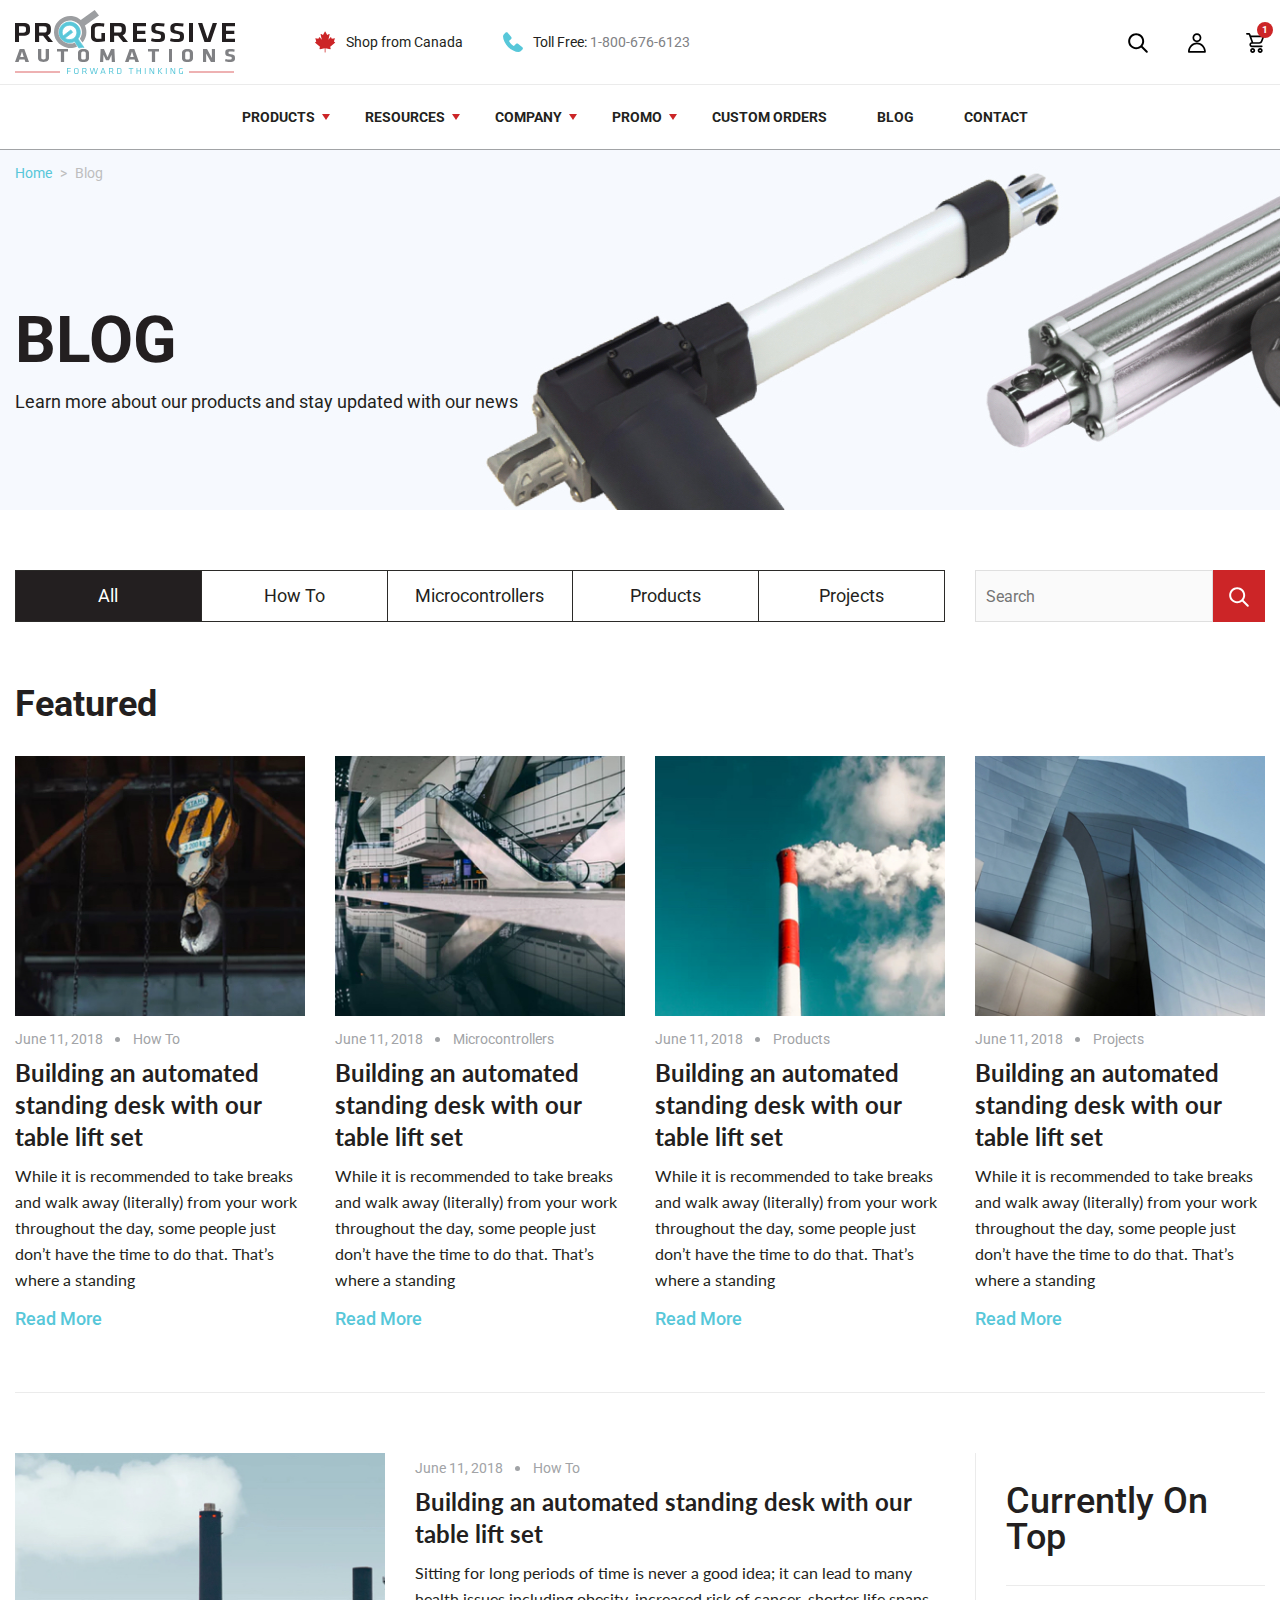
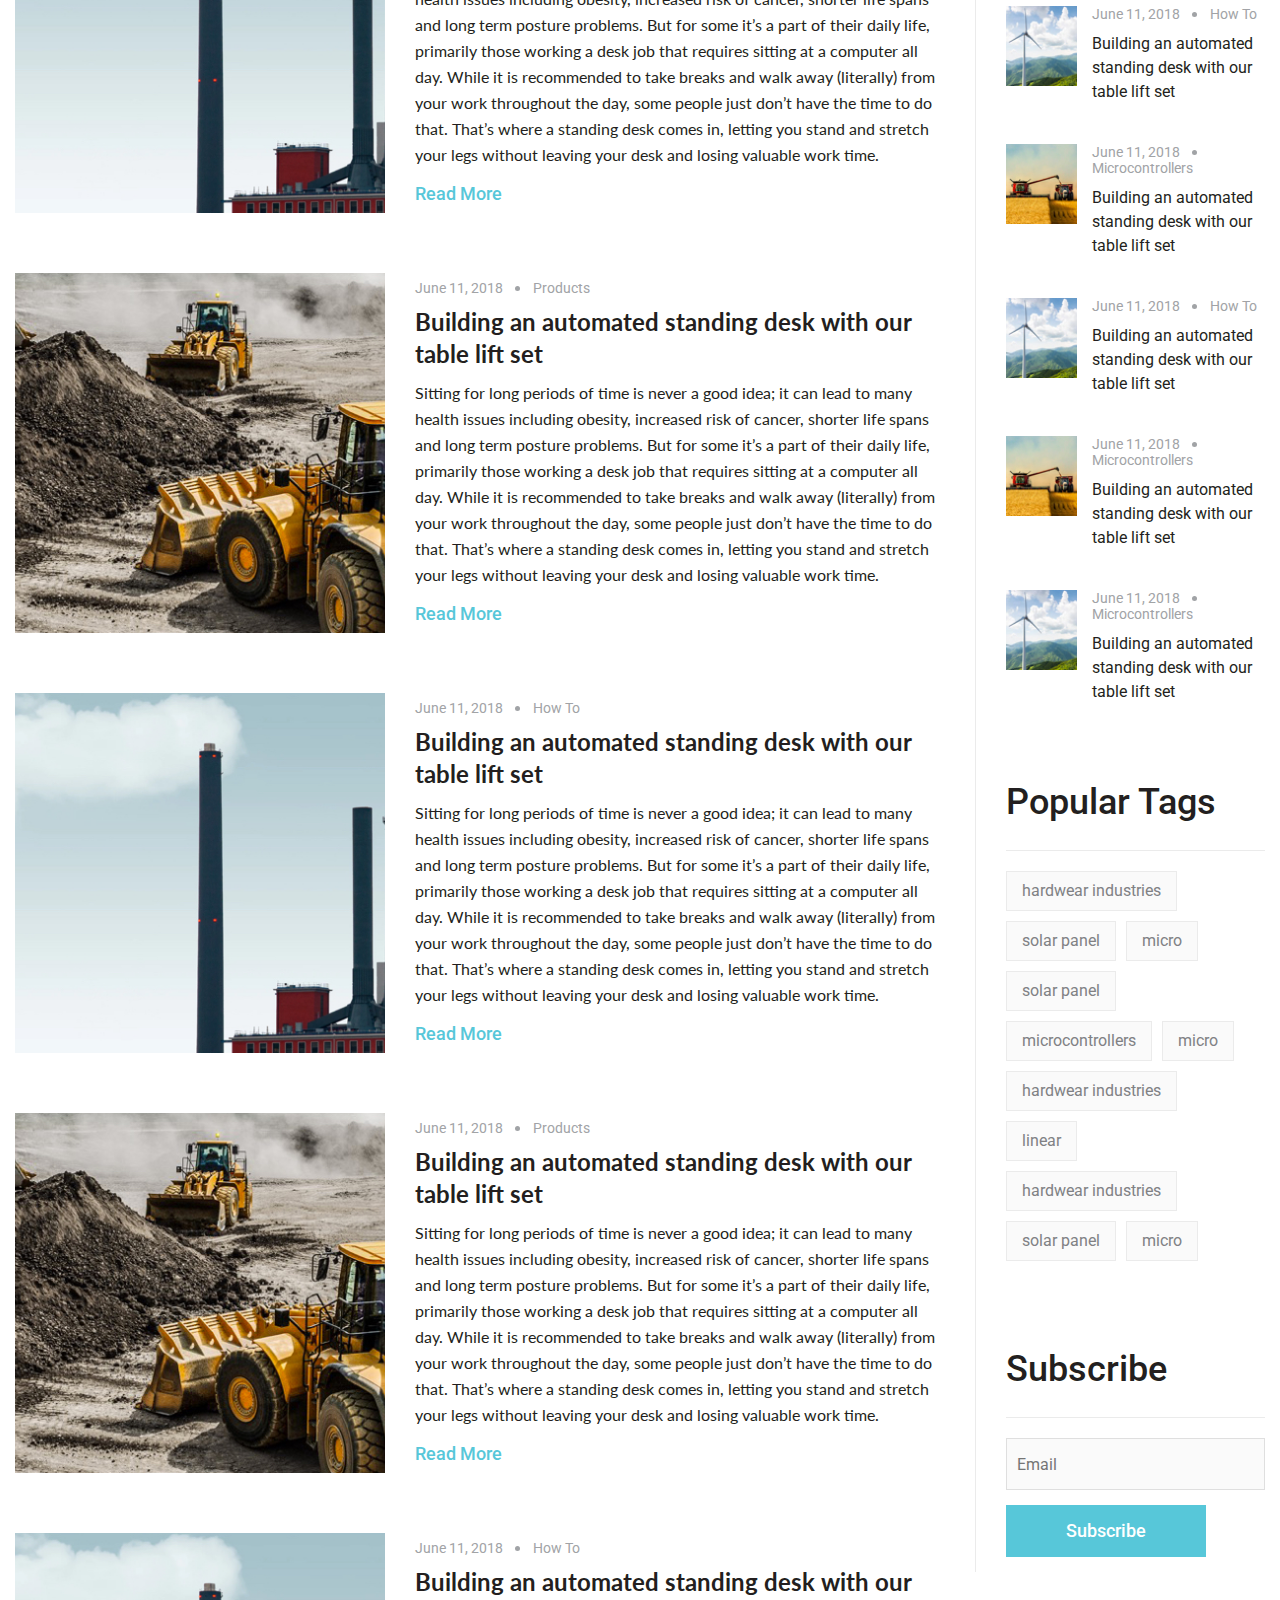
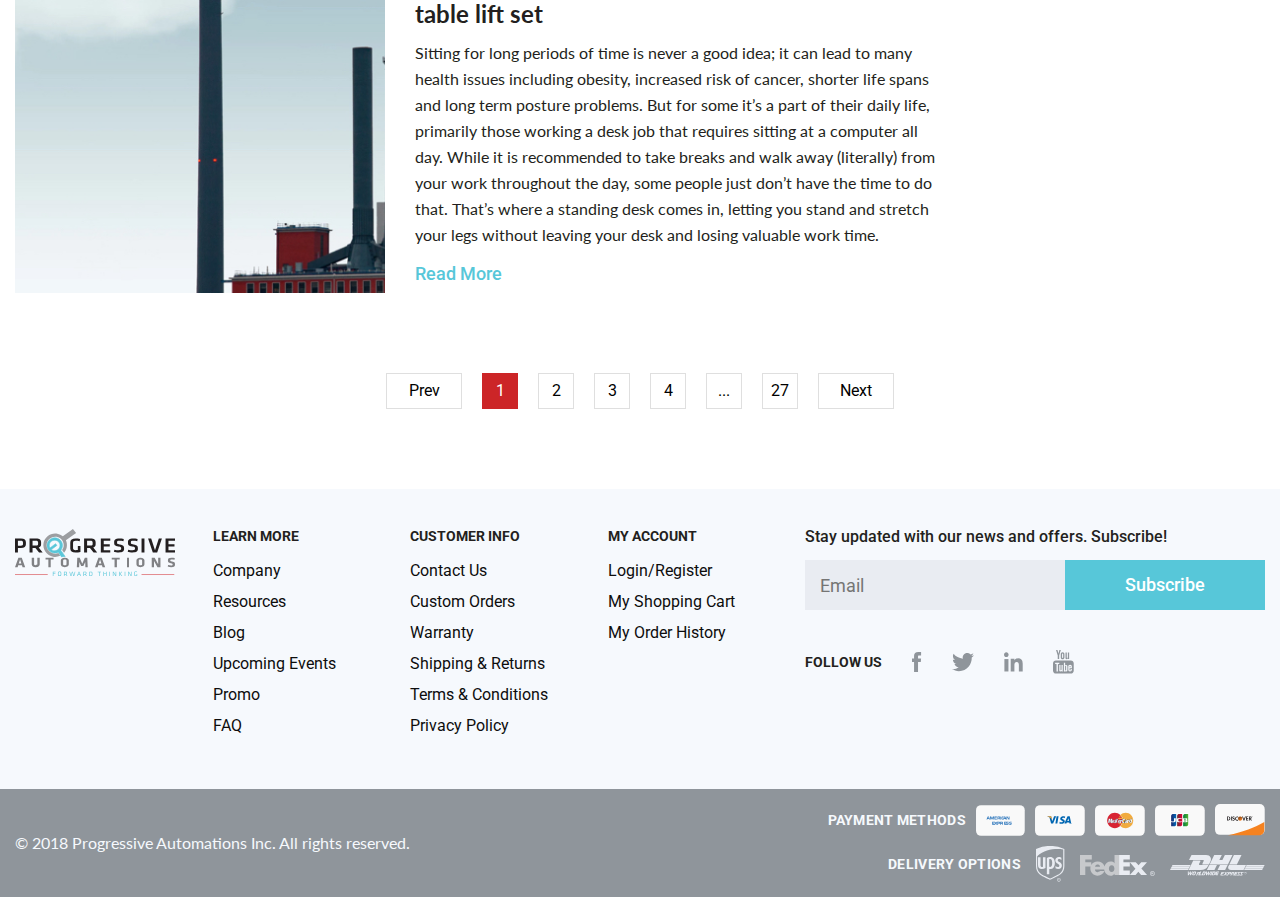
<file: blog.html>
<!DOCTYPE html>
<html lang="ru">
<head>
    <meta charset="UTF-8">
    <title>Progressive Automations</title>
    <meta name="viewport" content="width=device-width, initial-scale=1, shrink-to-fit=no">
    <link href="bootstrap.css" rel="stylesheet" type="text/css">
    <link href="swiper.css" rel="stylesheet" type="text/css">
    <link href="select2.css" rel="stylesheet" type="text/css">
    <link href="jquery.scrollbar.css" rel="stylesheet" type="text/css">
    <link href="style.css" rel="stylesheet" type="text/css">
    <link href="css/style__blog.css" rel="stylesheet" type="text/css">
    <link href="https://fonts.googleapis.com/css?family=Lato:400,700|Roboto:300,400,500,700&amp;subset=latin-ext" rel="stylesheet"> 
</head>

<body>

    <div class="proauto">
        <div class="row no-gutters align-content-between">
            <div class="col-12">
                <div class="topping">
                    <div class="topping__line-top">
                        <div class="container-fluid container-fluid-b">
                            <div class="row align-items-center">
                                <div class="col-3 order-lg-4 order-2 d-lg-none d-block">
                                    <div class="mobile-menu__trigger">
                                        <svg width="25px" height="16px" viewBox="0 0 25 16" version="1.1" xmlns="http://www.w3.org/2000/svg" xmlns:xlink="http://www.w3.org/1999/xlink">
                                            <g stroke="none" stroke-width="1" fill="none" fill-rule="evenodd">
                                                <g transform="translate(-10.000000, -62.000000)" fill="#000000" fill-rule="nonzero">
                                                    <g transform="translate(-13.000000, -1.000000)">
                                                        <g transform="translate(23.000000, 63.000000)">
                                                            <path d="M0,16 L25,16 L25,13.3333333 L0,13.3333333 L0,16 Z M0,9.33333333 L25,9.33333333 L25,6.66666667 L0,6.66666667 L0,9.33333333 Z M0,0 L0,2.66666667 L25,2.66666667 L25,0 L0,0 Z"></path>
                                                        </g>
                                                    </g>
                                                </g>
                                            </g>
                                        </svg>
                                    </div>
                                </div>
                                <div class="col-lg-auto col-6 order-lg-1 order-3 text-lg-left text-center">
                                    <a href="#" class="topping__logo">
                                        <img src="img/logo.svg" class="img-fluid">
                                    </a>
                                </div>
                                <div class="col-lg col-12 order-lg-2 order-1">
                                    <div class="topping__info-block">
                                        <div class="row align-items-center justify-content-lg-start justify-content-between">
                                            <div class="col-auto order-lg-1 order-2">
                                                <div class="topping__info-canada d-flex align-items-center">
                                                    <svg width="21px" height="22px" viewBox="0 0 21 22" version="1.1" xmlns="http://www.w3.org/2000/svg" xmlns:xlink="http://www.w3.org/1999/xlink">
                                                        <g stroke="none" stroke-width="1" fill="none" fill-rule="evenodd">
                                                            <g transform="translate(-382.000000, -25.000000)" fill="#CC2527" fill-rule="nonzero">
                                                                <g transform="translate(382.000000, 25.000000)">
                                                                    <path d="M20.1621902,11.4554578 C20.1527218,11.3265674 20.0820166,11.2109974 19.973315,11.1468059 L18.9365919,10.5338154 C19.0749282,10.0684907 19.5030945,8.66376297 19.7993186,7.69581643 C19.8394054,7.56451569 19.8095248,7.42129005 19.7206206,7.31865979 C19.6317165,7.21615642 19.4968232,7.16959855 19.3662337,7.19611243 C18.4886281,7.37397102 17.2289683,7.62896087 16.8204765,7.71078597 L16.0632542,6.32584855 C16.0027551,6.2152261 15.8938076,6.14190065 15.7712109,6.1294683 C15.6479993,6.11665538 15.5278619,6.16689219 15.4476883,6.26330625 L13.4258876,8.69040369 C13.5950883,7.91325553 14.1831099,5.25413001 14.5914787,3.41097202 C14.6246794,3.26114962 14.5694679,3.10523793 14.4505601,3.01288338 C14.3317753,2.92052884 14.1708133,2.90873081 14.0408387,2.9828174 C13.4770413,3.30352106 12.6252584,3.78546457 12.2301699,4.00379169 L10.4283547,0.718609052 C10.3612154,0.596442284 10.2356676,0.520833333 10.0995446,0.520833333 C10.0994216,0.520833333 10.0994216,0.520833333 10.0992987,0.520833333 C9.96305276,0.520960199 9.83750485,0.596695989 9.77048858,0.719116488 L7.97457569,4.00391858 C7.57924123,3.78597203 6.72585982,3.30352108 6.16193949,2.98281743 C6.03171891,2.90873084 5.87100284,2.92052886 5.75221805,3.01288341 C5.63331029,3.10536479 5.57809875,3.26114964 5.61129945,3.41097205 L6.78242401,8.69408268 L4.75410617,6.26305255 C4.67393258,6.16676533 4.55293442,6.11665538 4.43070658,6.1294683 C4.30823283,6.14190065 4.19928529,6.21522608 4.1387862,6.32584855 L3.38205578,7.7100248 C2.96876832,7.62743853 1.71156782,7.37333672 0.835806696,7.19598556 C0.704479407,7.16972542 0.570200957,7.2161564 0.48141977,7.31878663 C0.392638583,7.42141687 0.362757948,7.56476937 0.402967714,7.69594327 C0.699437825,8.66325551 1.127973,10.0667146 1.2668012,10.5330542 L0.228233582,11.1466791 C0.11953198,11.2108705 0.0488267534,11.3265674 0.0393583897,11.455331 C0.0298900259,11.5842214 0.0828882286,11.7095597 0.180891813,11.7899893 L5.00175894,15.7444886 C4.91900307,16.0905644 4.67553114,17.0714507 4.51690549,17.7071493 C4.48431961,17.8376889 4.51948777,17.9762207 4.60974453,18.0736496 C4.70012425,18.1710786 4.83255822,18.2133232 4.96056544,18.1856675 L9.72302389,17.1517376 L9.72302389,21.1311175 C9.72302389,21.3464 9.89210162,21.5208333 10.1007743,21.5208333 C10.3094469,21.5208333 10.4785247,21.3464 10.4785247,21.1311175 L10.4785247,17.1516108 L15.2429506,18.1856676 C15.2687734,18.1912494 15.2948421,18.1940404 15.3206649,18.1940404 C15.4227263,18.1940404 15.5218366,18.1512883 15.5938945,18.0733959 C15.6841512,17.9758401 15.7191964,17.8370546 15.6863646,17.7063881 C15.5267552,17.072085 15.2821766,16.0938627 15.1981911,15.7460109 L20.0206568,11.7898624 C20.1186604,11.7095597 20.1716586,11.5842213 20.1621902,11.4554578 Z"></path>
                                                                </g>
                                                            </g>
                                                        </g>
                                                    </svg>
                                                    <span class="d-lg-inline d-none">Shop from Canada</span>
                                                    <span class="d-inline d-lg-none">Canada</span>
                                                </div>
                                            </div>
                                            <div class="col-auto order-lg-2 order-1">
                                                <div class="topping__info-phone d-flex align-items-center">
                                                    <svg width="20px" height="20px" viewBox="0 0 20 20" version="1.1" xmlns="http://www.w3.org/2000/svg" xmlns:xlink="http://www.w3.org/1999/xlink">
                                                        <g stroke="none" stroke-width="1" fill="none" fill-rule="evenodd">
                                                            <g transform="translate(-571.000000, -26.000000)" fill="#57C7D9">
                                                                <g transform="translate(571.000000, 26.000000)">
                                                                    <path d="M17.6293751,19.2660505 C15.5250688,21.3703572 8.77878281,18.6041495 5.09936947,14.9247365 C1.41962351,11.2449902 -1.34654175,4.49932807 0.758055439,2.39473088 L2.60981719,0.542968772 C3.15792175,-0.0051354386 4.04657404,-0.0051354386 4.5946786,0.542968772 C4.62766175,0.575952281 4.65898035,0.610559649 4.68851754,0.646661754 L8.26120491,5.01341895 C8.71778982,5.57148526 8.67722246,6.38473088 8.16736561,6.89458737 L6.20048632,8.86146702 C6.08758772,8.97436526 6.06514526,9.14925018 6.1458793,9.28699684 C6.75484456,10.3260028 7.41327053,11.1980526 8.11966211,11.9044439 C8.82605333,12.6108354 9.69810316,13.2692614 10.7371091,13.8782267 C10.8748558,13.9589607 11.0497404,13.9365182 11.1626389,13.8236196 L13.1295186,11.8567404 C13.6393751,11.3468835 14.4526207,11.3063161 15.010687,11.7629011 L19.3774442,15.3355884 C19.9773744,15.8264246 20.0658126,16.7106656 19.5749761,17.3105958 C19.5454389,17.3466979 19.5141204,17.3813053 19.4811372,17.4142888 L17.6293751,19.2660505 Z"></path>
                                                                </g>
                                                            </g>
                                                        </g>
                                                    </svg>
                                                    <span>Toll Free:  <a href="#">1-800-676-6123</a></span>
                                                </div>
                                            </div>
                                        </div>
                                    </div>
                                </div>
                                <div class="col-lg-auto col-3 order-4">
                                    <div class="row align-items-center justify-content-end">
                                        <div class="col-auto d-lg-block d-none">
                                            <a href="#" class="topping__search">
                                                <svg width="20px" height="20px" viewBox="0 0 20 20" version="1.1" xmlns="http://www.w3.org/2000/svg" xmlns:xlink="http://www.w3.org/1999/xlink">
                                                    <g stroke="none" stroke-width="1" fill="none" fill-rule="evenodd">
                                                        <g transform="translate(-1671.000000, -28.000000)" fill-rule="nonzero">
                                                            <g transform="translate(1671.000000, 21.000000)">
                                                                <g transform="translate(0.000000, 7.000000)">
                                                                    <path d="M14.4917684,13.0775548 L19.4885358,18.0743222 C19.8772627,18.4630492 19.8785283,19.0920344 19.4852814,19.4852814 C19.0947571,19.8758057 18.4559712,19.8701848 18.0743222,19.4885358 L13.0775548,14.4917684 C9.9391253,16.9342662 5.39944393,16.7131524 2.51471863,13.8284271 C-0.609475708,10.7042328 -0.609475708,5.63891296 2.51471863,2.51471863 C5.63891296,-0.609475708 10.7042328,-0.609475708 13.8284271,2.51471863 C16.7131524,5.39944393 16.9342662,9.9391253 14.4917684,13.0775548 Z M12.4142136,12.4142136 C14.7573593,10.0710678 14.7573593,6.27207794 12.4142136,3.92893219 C10.0710678,1.58578644 6.27207794,1.58578644 3.92893219,3.92893219 C1.58578644,6.27207794 1.58578644,10.0710678 3.92893219,12.4142136 C6.27207794,14.7573593 10.0710678,14.7573593 12.4142136,12.4142136 Z"></path>
                                                                </g>
                                                            </g>
                                                        </g>
                                                    </g>
                                                </svg>
                                            </a>
                                        </div>
                                        <div class="col-auto d-lg-block d-none">
                                            <a href="#" class="topping__user">
                                                <svg width="18px" height="20px" viewBox="0 0 18 20" version="1.1" xmlns="http://www.w3.org/2000/svg" xmlns:xlink="http://www.w3.org/1999/xlink">
                                                    <g stroke="none" stroke-width="1" fill="none" fill-rule="evenodd">
                                                        <g transform="translate(-1751.000000, -28.000000)" fill-rule="nonzero">
                                                            <g transform="translate(1671.000000, 21.000000)">
                                                                <g transform="translate(80.000000, 7.135706)">
                                                                    <path d="M8.93617021,0.0770595745 C6.47858298,0.0770595745 4.46808511,2.08757021 4.46808511,4.54514468 C4.46808511,7.00271915 6.47858298,9.01322979 8.93617021,9.01322979 C11.3937574,9.01322979 13.4042553,7.00271915 13.4042553,4.54514468 C13.4042553,2.08757021 11.3937574,0.0770595745 8.93617021,0.0770595745 Z M8.93617021,1.77918723 C10.4738638,1.77918723 11.7021277,3.00746383 11.7021277,4.54514468 C11.7021277,6.08282553 10.4738638,7.31110213 8.93617021,7.31110213 C7.3984766,7.31110213 6.17021277,6.08282553 6.17021277,4.54514468 C6.17021277,3.00746383 7.3984766,1.77918723 8.93617021,1.77918723 Z M8.93617021,9.43876596 C3.98671277,9.43876596 0,13.6632128 0,18.8004681 C4.6993962e-05,19.2704782 0.381053722,19.6514849 0.85106383,19.6515319 L17.0212766,19.6515319 C17.4912867,19.6514849 17.8722934,19.2704782 17.8723404,18.8004681 C17.8723404,13.6632128 13.8856298,9.43876596 8.93617021,9.43876596 Z M8.93617021,11.1408936 C12.6451106,11.1408936 15.6870064,14.0990426 16.0904255,17.9494043 L1.78191489,17.9494043 C2.18533404,14.0990426 5.22723191,11.1408936 8.93617021,11.1408936 Z"></path>
                                                                </g>
                                                            </g>
                                                        </g>
                                                    </g>
                                                </svg>
                                            </a>
                                        </div>
                                        <div class="col-auto">
                                            <a href="#" class="topping__cart">
                                                <svg width="19px" height="20px" viewBox="0 0 19 20" version="1.1" xmlns="http://www.w3.org/2000/svg" xmlns:xlink="http://www.w3.org/1999/xlink">
                                                    <g stroke="none" stroke-width="1" fill="none" fill-rule="evenodd">
                                                        <g transform="translate(-1809.000000, -28.000000)" fill-rule="nonzero">
                                                            <g transform="translate(1671.000000, 21.000000)">
                                                                <g transform="translate(138.000000, 7.000000)">
                                                                    <path d="M2.75,0 L0.833333333,0 C0.373096042,-4.62592927e-17 0,0.373096042 0,0.833333333 C0,1.29357062 0.373096042,1.66666667 0.833333333,1.66666667 L2.75,1.66666667 L5.48958333,9.20208333 C4.2204308,9.41495956 3.32021373,10.556521 3.40910517,11.840329 C3.49799662,13.1241369 4.54695335,14.1307367 5.83333333,14.1666667 L15.8333333,14.1666667 C16.2935706,14.1666667 16.6666667,13.7935706 16.6666667,13.3333333 C16.6666667,12.873096 16.2935706,12.5 15.8333333,12.5 L5.83333333,12.5 C5.37309604,12.5 5,12.126904 5,11.6666667 C5,11.2064294 5.37309604,10.8333333 5.83333333,10.8333333 L13.16875,10.8333333 C14.6157692,10.8288344 15.9100755,9.93226632 16.4229167,8.57916667 L18.28125,3.625 C18.3768876,3.36903311 18.340961,3.08244266 18.1851003,2.85800326 C18.0292396,2.63356386 17.77325,2.49979495 17.5,2.5 L5,2.5 C4.94403731,2.50017444 4.8882224,2.50575593 4.83333333,2.51666667 L4.31666667,1.09791667 C4.07738856,0.438825506 3.45118127,-1.92313865e-05 2.75,0 Z M16.2916667,4.16666667 L14.8625,7.99375 C14.596116,8.6983964 13.9220658,9.16517408 13.16875,9.16666667 L7.25,9.16666667 L5.43125,4.16666667 L16.2916667,4.16666667 Z M4.16666667,17.5 C4.16666667,18.8807119 5.28595479,20 6.66666667,20 C8.04737854,20 9.16666667,18.8807119 9.16666667,17.5 C9.16666667,16.1192881 8.04737854,15 6.66666667,15 C5.28595479,15 4.16666667,16.1192881 4.16666667,17.5 Z M7.5,17.5 C7.5,17.9602373 7.12690396,18.3333333 6.66666667,18.3333333 C6.20642938,18.3333333 5.83333333,17.9602373 5.83333333,17.5 C5.83333333,17.0397627 6.20642938,16.6666667 6.66666667,16.6666667 C7.12690396,16.6666667 7.5,17.0397627 7.5,17.5 Z M14.1666667,15 C12.7859548,15 11.6666667,16.1192881 11.6666667,17.5 C11.6666667,18.8807119 12.7859548,20 14.1666667,20 C15.5473785,20 16.6666667,18.8807119 16.6666667,17.5 C16.6666667,16.1192881 15.5473785,15 14.1666667,15 Z M14.1666667,18.3333333 C13.7064294,18.3333333 13.3333333,17.9602373 13.3333333,17.5 C13.3333333,17.0397627 13.7064294,16.6666667 14.1666667,16.6666667 C14.626904,16.6666667 15,17.0397627 15,17.5 C15,17.9602373 14.626904,18.3333333 14.1666667,18.3333333 Z"></path>
                                                                </g>
                                                            </g>
                                                        </g>
                                                    </g>
                                                </svg>
                                                <span class="topping__ico-amount">1</span>
                                            </a>
                                        </div>
                                    </div>
                                </div>
                            </div>
                        </div>
                    </div>
                    <div class="topping__line-bottom d-lg-block d-none">
                        <div class="container-fluid container-fluid-b">
                            <div class="row align-items-center justify-content-center">
                                <div class="col-auto">
                                    <div class="topping__nav">
                                        <div class="row no-gutters">
                                            <div class="col-auto">
                                                <div class="topping__nav-item topping__nav-item--drop">
                                                    <div class="topping__nav-name">Products</div>
                                                    <div class="topping__nav-dropdown-wrap">
                                                        <div class="topping__nav-dropdown">
                                                            <div class="topping__nav-dropdown-block">
                                                                <a href="#" class="topping__nav-dropdown-link d-flex align-items-center"><span>Linear actuators</span></a>
                                                                <a href="#" class="topping__nav-dropdown-link d-flex align-items-center"><span>Control systems</span></a>
                                                                <a href="#" class="topping__nav-dropdown-link d-flex align-items-center"><span>PLC controls</span></a>
                                                                <a href="#" class="topping__nav-dropdown-link d-flex align-items-center"><span>Mounting brackets</span></a>
                                                                <a href="#" class="topping__nav-dropdown-link d-flex align-items-center"><span>Power supplies</span></a>
                                                                <a href="#" class="topping__nav-dropdown-link d-flex align-items-center"><span>Actuator parts</span></a>
                                                                <a href="#" class="topping__nav-dropdown-link d-flex align-items-center"><span>Accessories</span></a>
                                                            </div>
                                                            <div class="topping__nav-dropdown-block">
                                                                <a href="#" class="topping__nav-dropdown-link d-flex align-items-center"><span>Table lifts</span></a>
                                                                <a href="#" class="topping__nav-dropdown-link d-flex align-items-center"><span>TV lifts</span></a>
                                                            </div>
                                                        </div>
                                                    </div>
                                                </div>
                                            </div>
                                            <div class="col-auto">
                                                <div class="topping__nav-item topping__nav-item--drop">
                                                    <div class="topping__nav-name">Resources</div>
                                                    <div class="topping__nav-dropdown-wrap">
                                                        <div class="topping__nav-dropdown">
                                                            <div class="topping__nav-dropdown-block">
                                                                <a href="#" class="topping__nav-dropdown-link d-flex align-items-center"><span>Linear actuators</span></a>
                                                                <a href="#" class="topping__nav-dropdown-link d-flex align-items-center"><span>Control systems</span></a>
                                                                <a href="#" class="topping__nav-dropdown-link d-flex align-items-center"><span>PLC controls</span></a>
                                                                <a href="#" class="topping__nav-dropdown-link d-flex align-items-center"><span>Mounting brackets</span></a>
                                                                <a href="#" class="topping__nav-dropdown-link d-flex align-items-center"><span>Power supplies</span></a>
                                                                <a href="#" class="topping__nav-dropdown-link d-flex align-items-center"><span>Actuator parts</span></a>
                                                                <a href="#" class="topping__nav-dropdown-link d-flex align-items-center"><span>Accessories</span></a>
                                                            </div>
                                                            <div class="topping__nav-dropdown-block">
                                                                <a href="#" class="topping__nav-dropdown-link d-flex align-items-center"><span>Table lifts</span></a>
                                                                <a href="#" class="topping__nav-dropdown-link d-flex align-items-center"><span>TV lifts</span></a>
                                                            </div>
                                                        </div>
                                                    </div>
                                                </div>
                                            </div>
                                            <div class="col-auto">
                                                <div class="topping__nav-item topping__nav-item--drop">
                                                    <div class="topping__nav-name">Company</div>
                                                    <div class="topping__nav-dropdown-wrap">
                                                        <div class="topping__nav-dropdown">
                                                            <div class="topping__nav-dropdown-block">
                                                                <a href="#" class="topping__nav-dropdown-link d-flex align-items-center"><span>Linear actuators</span></a>
                                                                <a href="#" class="topping__nav-dropdown-link d-flex align-items-center"><span>Control systems</span></a>
                                                                <a href="#" class="topping__nav-dropdown-link d-flex align-items-center"><span>PLC controls</span></a>
                                                                <a href="#" class="topping__nav-dropdown-link d-flex align-items-center"><span>Mounting brackets</span></a>
                                                                <a href="#" class="topping__nav-dropdown-link d-flex align-items-center"><span>Power supplies</span></a>
                                                                <a href="#" class="topping__nav-dropdown-link d-flex align-items-center"><span>Actuator parts</span></a>
                                                                <a href="#" class="topping__nav-dropdown-link d-flex align-items-center"><span>Accessories</span></a>
                                                            </div>
                                                            <div class="topping__nav-dropdown-block">
                                                                <a href="#" class="topping__nav-dropdown-link d-flex align-items-center"><span>Table lifts</span></a>
                                                                <a href="#" class="topping__nav-dropdown-link d-flex align-items-center"><span>TV lifts</span></a>
                                                            </div>
                                                        </div>
                                                    </div>
                                                </div>
                                            </div>
                                            <div class="col-auto">
                                                <div class="topping__nav-item topping__nav-item--drop">
                                                    <div class="topping__nav-name">Promo</div>
                                                    <div class="topping__nav-dropdown-wrap">
                                                        <div class="topping__nav-dropdown">
                                                            <div class="topping__nav-dropdown-block">
                                                                <a href="#" class="topping__nav-dropdown-link d-flex align-items-center"><span>Linear actuators</span></a>
                                                                <a href="#" class="topping__nav-dropdown-link d-flex align-items-center"><span>Control systems</span></a>
                                                                <a href="#" class="topping__nav-dropdown-link d-flex align-items-center"><span>PLC controls</span></a>
                                                                <a href="#" class="topping__nav-dropdown-link d-flex align-items-center"><span>Mounting brackets</span></a>
                                                                <a href="#" class="topping__nav-dropdown-link d-flex align-items-center"><span>Power supplies</span></a>
                                                                <a href="#" class="topping__nav-dropdown-link d-flex align-items-center"><span>Actuator parts</span></a>
                                                                <a href="#" class="topping__nav-dropdown-link d-flex align-items-center"><span>Accessories</span></a>
                                                            </div>
                                                            <div class="topping__nav-dropdown-block">
                                                                <a href="#" class="topping__nav-dropdown-link d-flex align-items-center"><span>Table lifts</span></a>
                                                                <a href="#" class="topping__nav-dropdown-link d-flex align-items-center"><span>TV lifts</span></a>
                                                            </div>
                                                        </div>
                                                    </div>
                                                </div>
                                            </div>
                                            <div class="col-auto">
                                                <div class="topping__nav-item">
                                                    <a href="#" class="topping__nav-name">Custom Orders</a>
                                                </div>
                                            </div>
                                            <div class="col-auto">
                                                <div class="topping__nav-item">
                                                    <a href="#" class="topping__nav-name">Blog</a>
                                                </div>
                                            </div>
                                            <div class="col-auto">
                                                <div class="topping__nav-item">
                                                    <a href="#" class="topping__nav-name">Contact</a>
                                                </div>
                                            </div>
                                        </div>
                                    </div>
                                </div>
                            </div>
                        </div>
                    </div>
                    <div class="mobile-menu">
                        <div class="topping__nav-item topping__nav-item--drop">
                            <div class="topping__nav-name">Products</div>
                            <div class="topping__nav-dropdown-wrap">
                                <div class="topping__nav-dropdown">
                                    <div class="topping__nav-dropdown-block">
                                        <a href="#" class="topping__nav-dropdown-link d-flex align-items-center"><span>Linear actuators</span></a>
                                        <a href="#" class="topping__nav-dropdown-link d-flex align-items-center"><span>Control systems</span></a>
                                        <a href="#" class="topping__nav-dropdown-link d-flex align-items-center"><span>PLC controls</span></a>
                                        <a href="#" class="topping__nav-dropdown-link d-flex align-items-center"><span>Mounting brackets</span></a>
                                        <a href="#" class="topping__nav-dropdown-link d-flex align-items-center"><span>Power supplies</span></a>
                                        <a href="#" class="topping__nav-dropdown-link d-flex align-items-center"><span>Actuator parts</span></a>
                                        <a href="#" class="topping__nav-dropdown-link d-flex align-items-center"><span>Accessories</span></a>
                                    </div>
                                    <div class="topping__nav-dropdown-block">
                                        <a href="#" class="topping__nav-dropdown-link d-flex align-items-center"><span>Table lifts</span></a>
                                        <a href="#" class="topping__nav-dropdown-link d-flex align-items-center"><span>TV lifts</span></a>
                                    </div>
                                </div>
                            </div>
                        </div>
                        <div class="topping__nav-item topping__nav-item--drop">
                            <div class="topping__nav-name">Resources</div>
                            <div class="topping__nav-dropdown-wrap">
                                <div class="topping__nav-dropdown">
                                    <div class="topping__nav-dropdown-block">
                                        <a href="#" class="topping__nav-dropdown-link d-flex align-items-center"><span>Linear actuators</span></a>
                                        <a href="#" class="topping__nav-dropdown-link d-flex align-items-center"><span>Control systems</span></a>
                                        <a href="#" class="topping__nav-dropdown-link d-flex align-items-center"><span>PLC controls</span></a>
                                        <a href="#" class="topping__nav-dropdown-link d-flex align-items-center"><span>Mounting brackets</span></a>
                                        <a href="#" class="topping__nav-dropdown-link d-flex align-items-center"><span>Power supplies</span></a>
                                        <a href="#" class="topping__nav-dropdown-link d-flex align-items-center"><span>Actuator parts</span></a>
                                        <a href="#" class="topping__nav-dropdown-link d-flex align-items-center"><span>Accessories</span></a>
                                    </div>
                                    <div class="topping__nav-dropdown-block">
                                        <a href="#" class="topping__nav-dropdown-link d-flex align-items-center"><span>Table lifts</span></a>
                                        <a href="#" class="topping__nav-dropdown-link d-flex align-items-center"><span>TV lifts</span></a>
                                    </div>
                                </div>
                            </div>
                        </div>
                        <div class="topping__nav-item topping__nav-item--drop">
                            <div class="topping__nav-name">Company</div>
                            <div class="topping__nav-dropdown-wrap">
                                <div class="topping__nav-dropdown">
                                    <div class="topping__nav-dropdown-block">
                                        <a href="#" class="topping__nav-dropdown-link d-flex align-items-center"><span>Linear actuators</span></a>
                                        <a href="#" class="topping__nav-dropdown-link d-flex align-items-center"><span>Control systems</span></a>
                                        <a href="#" class="topping__nav-dropdown-link d-flex align-items-center"><span>PLC controls</span></a>
                                        <a href="#" class="topping__nav-dropdown-link d-flex align-items-center"><span>Mounting brackets</span></a>
                                        <a href="#" class="topping__nav-dropdown-link d-flex align-items-center"><span>Power supplies</span></a>
                                        <a href="#" class="topping__nav-dropdown-link d-flex align-items-center"><span>Actuator parts</span></a>
                                        <a href="#" class="topping__nav-dropdown-link d-flex align-items-center"><span>Accessories</span></a>
                                    </div>
                                    <div class="topping__nav-dropdown-block">
                                        <a href="#" class="topping__nav-dropdown-link d-flex align-items-center"><span>Table lifts</span></a>
                                        <a href="#" class="topping__nav-dropdown-link d-flex align-items-center"><span>TV lifts</span></a>
                                    </div>
                                </div>
                            </div>
                        </div>
                        <div class="topping__nav-item topping__nav-item--drop">
                            <div class="topping__nav-name">Promo</div>
                            <div class="topping__nav-dropdown-wrap">
                                <div class="topping__nav-dropdown">
                                    <div class="topping__nav-dropdown-block">
                                        <a href="#" class="topping__nav-dropdown-link d-flex align-items-center"><span>Linear actuators</span></a>
                                        <a href="#" class="topping__nav-dropdown-link d-flex align-items-center"><span>Control systems</span></a>
                                        <a href="#" class="topping__nav-dropdown-link d-flex align-items-center"><span>PLC controls</span></a>
                                        <a href="#" class="topping__nav-dropdown-link d-flex align-items-center"><span>Mounting brackets</span></a>
                                        <a href="#" class="topping__nav-dropdown-link d-flex align-items-center"><span>Power supplies</span></a>
                                        <a href="#" class="topping__nav-dropdown-link d-flex align-items-center"><span>Actuator parts</span></a>
                                        <a href="#" class="topping__nav-dropdown-link d-flex align-items-center"><span>Accessories</span></a>
                                    </div>
                                    <div class="topping__nav-dropdown-block">
                                        <a href="#" class="topping__nav-dropdown-link d-flex align-items-center"><span>Table lifts</span></a>
                                        <a href="#" class="topping__nav-dropdown-link d-flex align-items-center"><span>TV lifts</span></a>
                                    </div>
                                </div>
                            </div>
                        </div>
                        <div class="topping__nav-item">
                            <a href="#" class="topping__nav-name">Custom Orders</a>
                        </div>
                        <div class="topping__nav-item">
                            <a href="#" class="topping__nav-name">Blog</a>
                        </div>
                        <div class="topping__nav-item">
                            <a href="#" class="topping__nav-name">Contact</a>
                        </div>
                        <a href="#" class="mobile-menu__user d-flex align-items-center">
                            <span class="mobile-menu__user-ico text-center">
                                <svg width="18px" height="20px" viewBox="0 0 18 20" version="1.1" xmlns="http://www.w3.org/2000/svg" xmlns:xlink="http://www.w3.org/1999/xlink">
                                    <g stroke="none" stroke-width="1" fill="none" fill-rule="evenodd">
                                        <g transform="translate(-1751.000000, -28.000000)" fill-rule="nonzero">
                                            <g transform="translate(1671.000000, 21.000000)">
                                                <g transform="translate(80.000000, 7.135706)">
                                                    <path d="M8.93617021,0.0770595745 C6.47858298,0.0770595745 4.46808511,2.08757021 4.46808511,4.54514468 C4.46808511,7.00271915 6.47858298,9.01322979 8.93617021,9.01322979 C11.3937574,9.01322979 13.4042553,7.00271915 13.4042553,4.54514468 C13.4042553,2.08757021 11.3937574,0.0770595745 8.93617021,0.0770595745 Z M8.93617021,1.77918723 C10.4738638,1.77918723 11.7021277,3.00746383 11.7021277,4.54514468 C11.7021277,6.08282553 10.4738638,7.31110213 8.93617021,7.31110213 C7.3984766,7.31110213 6.17021277,6.08282553 6.17021277,4.54514468 C6.17021277,3.00746383 7.3984766,1.77918723 8.93617021,1.77918723 Z M8.93617021,9.43876596 C3.98671277,9.43876596 0,13.6632128 0,18.8004681 C4.6993962e-05,19.2704782 0.381053722,19.6514849 0.85106383,19.6515319 L17.0212766,19.6515319 C17.4912867,19.6514849 17.8722934,19.2704782 17.8723404,18.8004681 C17.8723404,13.6632128 13.8856298,9.43876596 8.93617021,9.43876596 Z M8.93617021,11.1408936 C12.6451106,11.1408936 15.6870064,14.0990426 16.0904255,17.9494043 L1.78191489,17.9494043 C2.18533404,14.0990426 5.22723191,11.1408936 8.93617021,11.1408936 Z"></path>
                                                </g>
                                            </g>
                                        </g>
                                    </g>
                                </svg>
                            </span>
                            <span>John Davis Miller</span>
                        </a>
                        <a href="#" class="mobile-menu__logout d-flex align-items-center">
                            <svg width="36px" height="30px" version="1.1" id="Capa_1" xmlns="http://www.w3.org/2000/svg" xmlns:xlink="http://www.w3.org/1999/xlink" x="0px" y="0px" viewBox="0 0 512 512" style="enable-background:new 0 0 512 512;" xml:space="preserve">
                                <g transform="translate(1 1)">
                                    <path d="M319,319c-11.782,0-21.333,9.551-21.333,21.333v128h-256V41.667h256v128c0,11.782,9.551,21.333,21.333,21.333
                                        s21.333-9.551,21.333-21.333V20.333C340.333,8.551,330.782-1,319-1H20.333C8.551-1-1,8.551-1,20.333v469.333
                                        C-1,501.449,8.551,511,20.333,511H319c11.782,0,21.333-9.551,21.333-21.333V340.333C340.333,328.551,330.782,319,319,319z"/>
                                    <path d="M506.164,268.52c0.204-0.248,0.38-0.509,0.571-0.764c0.226-0.302,0.461-0.598,0.671-0.913
                                        c0.204-0.304,0.38-0.62,0.566-0.932c0.17-0.285,0.349-0.564,0.506-0.857c0.17-0.318,0.315-0.646,0.468-0.971
                                        c0.145-0.306,0.297-0.607,0.428-0.921c0.13-0.315,0.236-0.637,0.35-0.957c0.121-0.337,0.25-0.669,0.354-1.013
                                        c0.097-0.32,0.168-0.646,0.249-0.969c0.089-0.351,0.187-0.698,0.258-1.055c0.074-0.375,0.118-0.753,0.173-1.13
                                        c0.044-0.311,0.104-0.617,0.135-0.933c0.138-1.4,0.138-2.811,0-4.211c-0.031-0.315-0.09-0.621-0.135-0.933
                                        c-0.054-0.377-0.098-0.756-0.173-1.13c-0.071-0.358-0.169-0.704-0.258-1.055c-0.081-0.324-0.152-0.649-0.249-0.969
                                        c-0.104-0.344-0.233-0.677-0.354-1.013c-0.115-0.32-0.22-0.642-0.35-0.957c-0.13-0.314-0.283-0.615-0.428-0.921
                                        c-0.153-0.325-0.297-0.653-0.468-0.971c-0.157-0.293-0.336-0.572-0.506-0.857c-0.186-0.312-0.363-0.628-0.566-0.932
                                        c-0.211-0.315-0.445-0.611-0.671-0.913c-0.191-0.255-0.368-0.516-0.571-0.764c-0.439-0.535-0.903-1.05-1.392-1.54
                                        c-0.007-0.008-0.014-0.016-0.021-0.023l-85.333-85.333c-8.331-8.331-21.839-8.331-30.17,0s-8.331,21.839,0,30.17l48.915,48.915
                                        H255c-11.782,0-21.333,9.551-21.333,21.333c0,11.782,9.551,21.333,21.333,21.333h183.163l-48.915,48.915
                                        c-8.331,8.331-8.331,21.839,0,30.17c8.331,8.331,21.839,8.331,30.17,0l85.333-85.333c0.008-0.008,0.014-0.016,0.021-0.023
                                        C505.261,269.57,505.725,269.055,506.164,268.52z"/>
                                </g>
                            </svg>
                            <span>Sign Out</span>
                        </a>
                    </div>
                </div>
                <div class="proauto__content">
                    
                    <div class="z-top" style="background-image: url('img/z-top-blog.jpg');">
                        <nav aria-label="breadcrumb">
                            <div class="container-fluid container-fluid-b">
                                <ol class="breadcrumb">
                                    <li class="breadcrumb-item"><a href="#">Home</a></li>
                                    <li class="breadcrumb-item active" aria-current="page">Blog</li>
                                </ol>
                            </div>
                        </nav>
                        <div class="z-top__content text-lg-left text-center">
                            <div class="container-fluid container-fluid-m">
                                <div class="row align-items-center">
                                    <div class="col-lg-6 col-12">
                                        <div class="z-top__header">Blog</div>
                                        <div class="z-top__text d-sm-block d-none">Learn more about our products and stay updated with our news</div>
                                    </div>
                                </div>
                            </div>
                        </div>
                    </div>

                    <div class="blog__cntrl">
                        <div class="container-fluid container-fluid-b">
                            <div class="row">
                                <div class="col-xl-9 col-lg-12 col-md-6 col-12">
                                    <div class="blog__cntrl-menu d-lg-flex align-items-center flex-wrap d-none">
                                        <a href="#" class="blog__cntrl-menu-item blog__cntrl-menu-item--active col d-flex align-items-center justify-content-center">
                                            <span>All</span>
                                        </a>
                                        <a href="#" class="blog__cntrl-menu-item col d-flex align-items-center justify-content-center">
                                            <span>How To</span>
                                        </a>
                                        <a href="#" class="blog__cntrl-menu-item col d-flex align-items-center justify-content-center">
                                            <span>Microcontrollers</span>
                                        </a>
                                        <a href="#" class="blog__cntrl-menu-item col d-flex align-items-center justify-content-center">
                                            <span>Products</span>
                                        </a>
                                        <a href="#" class="blog__cntrl-menu-item col d-flex align-items-center justify-content-center">
                                            <span>Projects</span>
                                        </a>
                                    </div>
                                    <div class="blog__cntrl-menu-mobile d-lg-none d-block">
                                        <select class="select2-product">
                                            <option>All Posts</option>
                                            <option>How To</option>
                                            <option>Microcontrollers</option>
                                            <option>Products</option>
                                            <option>Projects</option>
                                        </select>
                                    </div>
                                </div>
                                <div class="col-xl-3 col-lg-12 col-md-6 col-12">
                                    <div class="blog__cntrl-search d-flex align-items-center">
                                        <input type="text" class="blog__cntrl-search-input" placeholder="Search">
                                        <button class="blog__cntrl-search-button">
                                            <svg width="20px" height="20px" viewBox="0 0 20 20" version="1.1" xmlns="http://www.w3.org/2000/svg" xmlns:xlink="http://www.w3.org/1999/xlink">
                                                <g stroke="none" stroke-width="1" fill="none" fill-rule="evenodd">
                                                    <g transform="translate(-1671.000000, -28.000000)" fill-rule="nonzero">
                                                        <g transform="translate(1671.000000, 21.000000)">
                                                            <g transform="translate(0.000000, 7.000000)">
                                                                <path d="M14.4917684,13.0775548 L19.4885358,18.0743222 C19.8772627,18.4630492 19.8785283,19.0920344 19.4852814,19.4852814 C19.0947571,19.8758057 18.4559712,19.8701848 18.0743222,19.4885358 L13.0775548,14.4917684 C9.9391253,16.9342662 5.39944393,16.7131524 2.51471863,13.8284271 C-0.609475708,10.7042328 -0.609475708,5.63891296 2.51471863,2.51471863 C5.63891296,-0.609475708 10.7042328,-0.609475708 13.8284271,2.51471863 C16.7131524,5.39944393 16.9342662,9.9391253 14.4917684,13.0775548 Z M12.4142136,12.4142136 C14.7573593,10.0710678 14.7573593,6.27207794 12.4142136,3.92893219 C10.0710678,1.58578644 6.27207794,1.58578644 3.92893219,3.92893219 C1.58578644,6.27207794 1.58578644,10.0710678 3.92893219,12.4142136 C6.27207794,14.7573593 10.0710678,14.7573593 12.4142136,12.4142136 Z"></path>
                                                            </g>
                                                        </g>
                                                    </g>
                                                </g>
                                            </svg>
                                        </button>
                                    </div>
                                </div>
                            </div>
                        </div>
                    </div>

                    <div class="featured">
                        <div class="container-fluid container-fluid-b">
                            <div class="lib__header-content">
                                <h3 class="lib__header">Featured</h3>
                            </div>
                            <div class="featured__content">
                                <div class="row">
                                    <div class="col-xl-3 col-md-6 col-12">
                                        <div class="featured__item">
                                            <a href="#" class="featured__item-img" style="background-image: url('img/featured-img1.jpg');"></a>
                                            <div class="featured__item-info d-flex align-items-center">
                                                <div class="featured__item-date">June 11, 2018</div>
                                                <a href="#" class="featured__item-category">How To</a>
                                            </div>
                                            <a href="#" class="featured__item-name">Building an automated standing desk with our table lift set</a>
                                            <div class="featured__item-text">While it is recommended to take breaks and walk away (literally) from your work throughout the day, some people just don’t have the time to do that. That’s where a standing</div>
                                            <a href="#" class="featured__item-more">Read More</a>
                                        </div>
                                    </div>
                                    <div class="col-xl-3 col-md-6 col-12">
                                        <div class="featured__item">
                                            <a href="#" class="featured__item-img" style="background-image: url('img/featured-img2.jpg');"></a>
                                            <div class="featured__item-info d-flex align-items-center">
                                                <div class="featured__item-date">June 11, 2018</div>
                                                <a href="#" class="featured__item-category">Microcontrollers</a>
                                            </div>
                                            <a href="#" class="featured__item-name">Building an automated standing desk with our table lift set</a>
                                            <div class="featured__item-text">While it is recommended to take breaks and walk away (literally) from your work throughout the day, some people just don’t have the time to do that. That’s where a standing</div>
                                            <a href="#" class="featured__item-more">Read More</a>
                                        </div>
                                    </div>
                                    <div class="col-xl-3 col-md-6 col-12">
                                        <div class="featured__item">
                                            <a href="#" class="featured__item-img" style="background-image: url('img/featured-img3.jpg');"></a>
                                            <div class="featured__item-info d-flex align-items-center">
                                                <div class="featured__item-date">June 11, 2018</div>
                                                <a href="#" class="featured__item-category">Products</a>
                                            </div>
                                            <a href="#" class="featured__item-name">Building an automated standing desk with our table lift set</a>
                                            <div class="featured__item-text">While it is recommended to take breaks and walk away (literally) from your work throughout the day, some people just don’t have the time to do that. That’s where a standing</div>
                                            <a href="#" class="featured__item-more">Read More</a>
                                        </div>
                                    </div>
                                    <div class="col-xl-3 col-md-6 col-12">
                                        <div class="featured__item">
                                            <a href="#" class="featured__item-img" style="background-image: url('img/featured-img4.jpg');"></a>
                                            <div class="featured__item-info d-flex align-items-center">
                                                <div class="featured__item-date">June 11, 2018</div>
                                                <a href="#" class="featured__item-category">Projects</a>
                                            </div>
                                            <a href="#" class="featured__item-name">Building an automated standing desk with our table lift set</a>
                                            <div class="featured__item-text">While it is recommended to take breaks and walk away (literally) from your work throughout the day, some people just don’t have the time to do that. That’s where a standing</div>
                                            <a href="#" class="featured__item-more">Read More</a>
                                        </div>
                                    </div>
                                </div>
                            </div>
                        </div>
                    </div>

                    <div class="blog">
                        <div class="container-fluid container-fluid-b">
                            <div class="blog__wrap">
                                <div class="row">
                                    <div class="col-xl-9 col-12 order-xl-1 order-2">
                                        <div class="blog__content">
                                            <div class="blog__item">
                                                <div class="row align-items-center">
                                                    <div class="col-lg-5 col-12">
                                                        <a href="#" class="blog__item-img" style="background-image: url('img/blog-img1.jpg');"></a>
                                                    </div>
                                                    <div class="col-lg-7 col-12">
                                                        <div class="featured__item-info d-flex align-items-center">
                                                            <div class="featured__item-date">June 11, 2018</div>
                                                            <a href="#" class="featured__item-category">How To</a>
                                                        </div>
                                                        <a href="#" class="featured__item-name">Building an automated standing desk with our table lift set</a>
                                                        <div class="featured__item-text">Sitting for long periods of time is never a good idea; it can lead to many health issues including obesity, increased risk of cancer, shorter life spans and long term posture problems.  But for some it’s a part of their daily life, primarily those working a desk job that requires sitting at a computer all day. While it is recommended to take breaks and walk away (literally) from your work throughout the day, some people just don’t have the time to do that. That’s where a standing desk comes in, letting you stand and stretch your legs without leaving your desk and losing valuable work time.</div>
                                                        <a href="#" class="featured__item-more">Read More</a>
                                                    </div>
                                                </div>
                                            </div>
                                            <div class="blog__item">
                                                <div class="row align-items-center">
                                                    <div class="col-lg-5 col-12">
                                                        <a href="#" class="blog__item-img" style="background-image: url('img/blog-img2.jpg');"></a>
                                                    </div>
                                                    <div class="col-lg-7 col-12">
                                                        <div class="featured__item-info d-flex align-items-center">
                                                            <div class="featured__item-date">June 11, 2018</div>
                                                            <a href="#" class="featured__item-category">Products</a>
                                                        </div>
                                                        <a href="#" class="featured__item-name">Building an automated standing desk with our table lift set</a>
                                                        <div class="featured__item-text">Sitting for long periods of time is never a good idea; it can lead to many health issues including obesity, increased risk of cancer, shorter life spans and long term posture problems.  But for some it’s a part of their daily life, primarily those working a desk job that requires sitting at a computer all day. While it is recommended to take breaks and walk away (literally) from your work throughout the day, some people just don’t have the time to do that. That’s where a standing desk comes in, letting you stand and stretch your legs without leaving your desk and losing valuable work time.</div>
                                                        <a href="#" class="featured__item-more">Read More</a>
                                                    </div>
                                                </div>
                                            </div>
                                            <div class="blog__item">
                                                <div class="row align-items-center">
                                                    <div class="col-lg-5 col-12">
                                                        <a href="#" class="blog__item-img" style="background-image: url('img/blog-img1.jpg');"></a>
                                                    </div>
                                                    <div class="col-lg-7 col-12">
                                                        <div class="featured__item-info d-flex align-items-center">
                                                            <div class="featured__item-date">June 11, 2018</div>
                                                            <a href="#" class="featured__item-category">How To</a>
                                                        </div>
                                                        <a href="#" class="featured__item-name">Building an automated standing desk with our table lift set</a>
                                                        <div class="featured__item-text">Sitting for long periods of time is never a good idea; it can lead to many health issues including obesity, increased risk of cancer, shorter life spans and long term posture problems.  But for some it’s a part of their daily life, primarily those working a desk job that requires sitting at a computer all day. While it is recommended to take breaks and walk away (literally) from your work throughout the day, some people just don’t have the time to do that. That’s where a standing desk comes in, letting you stand and stretch your legs without leaving your desk and losing valuable work time.</div>
                                                        <a href="#" class="featured__item-more">Read More</a>
                                                    </div>
                                                </div>
                                            </div>
                                            <div class="blog__item">
                                                <div class="row align-items-center">
                                                    <div class="col-lg-5 col-12">
                                                        <a href="#" class="blog__item-img" style="background-image: url('img/blog-img2.jpg');"></a>
                                                    </div>
                                                    <div class="col-lg-7 col-12">
                                                        <div class="featured__item-info d-flex align-items-center">
                                                            <div class="featured__item-date">June 11, 2018</div>
                                                            <a href="#" class="featured__item-category">Products</a>
                                                        </div>
                                                        <a href="#" class="featured__item-name">Building an automated standing desk with our table lift set</a>
                                                        <div class="featured__item-text">Sitting for long periods of time is never a good idea; it can lead to many health issues including obesity, increased risk of cancer, shorter life spans and long term posture problems.  But for some it’s a part of their daily life, primarily those working a desk job that requires sitting at a computer all day. While it is recommended to take breaks and walk away (literally) from your work throughout the day, some people just don’t have the time to do that. That’s where a standing desk comes in, letting you stand and stretch your legs without leaving your desk and losing valuable work time.</div>
                                                        <a href="#" class="featured__item-more">Read More</a>
                                                    </div>
                                                </div>
                                            </div>
                                            <div class="blog__item">
                                                <div class="row align-items-center">
                                                    <div class="col-lg-5 col-12">
                                                        <a href="#" class="blog__item-img" style="background-image: url('img/blog-img1.jpg');"></a>
                                                    </div>
                                                    <div class="col-lg-7 col-12">
                                                        <div class="featured__item-info d-flex align-items-center">
                                                            <div class="featured__item-date">June 11, 2018</div>
                                                            <a href="#" class="featured__item-category">How To</a>
                                                        </div>
                                                        <a href="#" class="featured__item-name">Building an automated standing desk with our table lift set</a>
                                                        <div class="featured__item-text">Sitting for long periods of time is never a good idea; it can lead to many health issues including obesity, increased risk of cancer, shorter life spans and long term posture problems.  But for some it’s a part of their daily life, primarily those working a desk job that requires sitting at a computer all day. While it is recommended to take breaks and walk away (literally) from your work throughout the day, some people just don’t have the time to do that. That’s where a standing desk comes in, letting you stand and stretch your legs without leaving your desk and losing valuable work time.</div>
                                                        <a href="#" class="featured__item-more">Read More</a>
                                                    </div>
                                                </div>
                                            </div>
                                        </div>
                                    </div>
                                    <div class="col-xl-3 col-12 order-xl-2 order-1">
                                        <div class="curently-on-top">
                                            <div class="lib__header-content">
                                                <h3 class="lib__header">Currently On Top</h3>
                                            </div>
                                            <div class="curently-on-top__content">
                                                <div class="curently-on-top__item">
                                                    <div class="row no-gutters">
                                                        <div class="col-4">
                                                            <a href="#" class="curently-on-top__item-img" style="background-image: url('img/curently-img1.jpg');"></a>
                                                        </div>
                                                        <div class="col-8">
                                                            <div class="featured__item-info d-flex flex-wrap align-items-center">
                                                                <div class="featured__item-date">June 11, 2018</div>
                                                                <a href="#" class="featured__item-category">How To</a>
                                                            </div>
                                                            <a href="#" class="curently-on-top__item-name">Building an automated standing desk with our table lift set</a>
                                                        </div>
                                                    </div>
                                                </div>
                                                <div class="curently-on-top__item">
                                                    <div class="row no-gutters">
                                                        <div class="col-4">
                                                            <a href="#" class="curently-on-top__item-img" style="background-image: url('img/curently-img2.jpg');"></a>
                                                        </div>
                                                        <div class="col-8">
                                                            <div class="featured__item-info d-flex flex-wrap align-items-center">
                                                                <div class="featured__item-date">June 11, 2018</div>
                                                                <a href="#" class="featured__item-category">Microcontrollers</a>
                                                            </div>
                                                            <a href="#" class="curently-on-top__item-name">Building an automated standing desk with our table lift set</a>
                                                        </div>
                                                    </div>
                                                </div>
                                                <div class="curently-on-top__item">
                                                    <div class="row no-gutters">
                                                        <div class="col-4">
                                                            <a href="#" class="curently-on-top__item-img" style="background-image: url('img/curently-img1.jpg');"></a>
                                                        </div>
                                                        <div class="col-8">
                                                            <div class="featured__item-info d-flex flex-wrap align-items-center">
                                                                <div class="featured__item-date">June 11, 2018</div>
                                                                <a href="#" class="featured__item-category">How To</a>
                                                            </div>
                                                            <a href="#" class="curently-on-top__item-name">Building an automated standing desk with our table lift set</a>
                                                        </div>
                                                    </div>
                                                </div>
                                                <div class="curently-on-top__item">
                                                    <div class="row no-gutters">
                                                        <div class="col-4">
                                                            <a href="#" class="curently-on-top__item-img" style="background-image: url('img/curently-img2.jpg');"></a>
                                                        </div>
                                                        <div class="col-8">
                                                            <div class="featured__item-info d-flex flex-wrap align-items-center">
                                                                <div class="featured__item-date">June 11, 2018</div>
                                                                <a href="#" class="featured__item-category">Microcontrollers</a>
                                                            </div>
                                                            <a href="#" class="curently-on-top__item-name">Building an automated standing desk with our table lift set</a>
                                                        </div>
                                                    </div>
                                                </div>
                                                <div class="curently-on-top__item">
                                                    <div class="row no-gutters">
                                                        <div class="col-4">
                                                            <a href="#" class="curently-on-top__item-img" style="background-image: url('img/curently-img1.jpg');"></a>
                                                        </div>
                                                        <div class="col-8">
                                                            <div class="featured__item-info d-flex flex-wrap align-items-center">
                                                                <div class="featured__item-date">June 11, 2018</div>
                                                                <a href="#" class="featured__item-category">Microcontrollers</a>
                                                            </div>
                                                            <a href="#" class="curently-on-top__item-name">Building an automated standing desk with our table lift set</a>
                                                        </div>
                                                    </div>
                                                </div>
                                            </div>
                                        </div>
                                        <div class="popular-tags d-xl-block d-none">
                                            <div class="lib__header-content">
                                                <h3 class="lib__header">Popular Tags</h3>
                                            </div>
                                            <div class="popular-tags__content">
                                                <div class="row no-gutters">
                                                    <div class="col-auto">
                                                        <a href="#" class="popular-tags__item d-flex align-items-center justify-content-center"><span>hardwear industries</span></a>
                                                    </div>
                                                    <div class="col-auto">
                                                        <a href="#" class="popular-tags__item d-flex align-items-center justify-content-center"><span>solar panel</span></a>
                                                    </div>
                                                    <div class="col-auto">
                                                        <a href="#" class="popular-tags__item d-flex align-items-center justify-content-center"><span>micro</span></a>
                                                    </div>
                                                    <div class="col-auto">
                                                        <a href="#" class="popular-tags__item d-flex align-items-center justify-content-center"><span>solar panel</span></a>
                                                    </div>
                                                    <div class="col-auto">
                                                        <a href="#" class="popular-tags__item d-flex align-items-center justify-content-center"><span>microcontrollers</span></a>
                                                    </div>
                                                    <div class="col-auto">
                                                        <a href="#" class="popular-tags__item d-flex align-items-center justify-content-center"><span>micro</span></a>
                                                    </div>
                                                    <div class="col-auto">
                                                        <a href="#" class="popular-tags__item d-flex align-items-center justify-content-center"><span>hardwear industries</span></a>
                                                    </div>
                                                    <div class="col-auto">
                                                        <a href="#" class="popular-tags__item d-flex align-items-center justify-content-center"><span>linear</span></a>
                                                    </div>
                                                    <div class="col-auto">
                                                        <a href="#" class="popular-tags__item d-flex align-items-center justify-content-center"><span>hardwear industries</span></a>
                                                    </div>
                                                    <div class="col-auto">
                                                        <a href="#" class="popular-tags__item d-flex align-items-center justify-content-center"><span>solar panel</span></a>
                                                    </div>
                                                    <div class="col-auto">
                                                        <a href="#" class="popular-tags__item d-flex align-items-center justify-content-center"><span>micro</span></a>
                                                    </div>
                                                </div>
                                            </div>
                                        </div>
                                        <div class="aside-subscribe d-xl-block d-none">
                                            <div class="lib__header-content">
                                                <h3 class="lib__header">Subscribe</h3>
                                            </div>
                                            <div class="aside-subscribe__content">
                                                <input type="Email" class="aside-subscribe__input" placeholder="Email">
                                                <button class="aside-subscribe__submit">Subscribe</button>
                                            </div>
                                        </div>
                                    </div>
                                </div>
                            </div>
                            
                            <div class="pro-auto__pagination">
                                <div class="row no-gutters align-items-center justify-content-center">
                                    <div class="col-sm-auto col-6 order-sm-1 order-2">
                                        <a href="#" class="pro-auto__pagination-button pro-auto__pagination-button--prev">Prev</a>
                                    </div>
                                    <div class="col-sm-auto col-12 order-sm-2 order-1">
                                        <div class="pro-auto__pagination-content d-flex align-items-center justify-content-sm-center justify-content-between">
                                            <a href="#" class="pro-auto__pagination-button pro-auto__pagination-button--active">1</a>
                                            <a href="#" class="pro-auto__pagination-button">2</a>
                                            <a href="#" class="pro-auto__pagination-button">3</a>
                                            <a href="#" class="pro-auto__pagination-button">4</a>
                                            <a href="#" class="pro-auto__pagination-button">...</a>
                                            <a href="#" class="pro-auto__pagination-button">27</a>
                                        </div>
                                    </div>
                                    <div class="col-sm-auto col-6 order-3">
                                        <a href="#" class="pro-auto__pagination-button pro-auto__pagination-button--next">Next</a>
                                    </div>
                                </div>
                            </div>

                            <div class="blog__mobile-block">
                                <div class="popular-tags d-block d-xl-none">
                                    <div class="lib__header-content">
                                        <h3 class="lib__header">Popular Tags</h3>
                                    </div>
                                    <div class="popular-tags__content">
                                        <div class="row no-gutters">
                                            <div class="col-auto">
                                                <a href="#" class="popular-tags__item d-flex align-items-center justify-content-center"><span>hardwear industries</span></a>
                                            </div>
                                            <div class="col-auto">
                                                <a href="#" class="popular-tags__item d-flex align-items-center justify-content-center"><span>solar panel</span></a>
                                            </div>
                                            <div class="col-auto">
                                                <a href="#" class="popular-tags__item d-flex align-items-center justify-content-center"><span>micro</span></a>
                                            </div>
                                            <div class="col-auto">
                                                <a href="#" class="popular-tags__item d-flex align-items-center justify-content-center"><span>solar panel</span></a>
                                            </div>
                                            <div class="col-auto">
                                                <a href="#" class="popular-tags__item d-flex align-items-center justify-content-center"><span>microcontrollers</span></a>
                                            </div>
                                            <div class="col-auto">
                                                <a href="#" class="popular-tags__item d-flex align-items-center justify-content-center"><span>micro</span></a>
                                            </div>
                                            <div class="col-auto">
                                                <a href="#" class="popular-tags__item d-flex align-items-center justify-content-center"><span>hardwear industries</span></a>
                                            </div>
                                            <div class="col-auto">
                                                <a href="#" class="popular-tags__item d-flex align-items-center justify-content-center"><span>linear</span></a>
                                            </div>
                                            <div class="col-auto">
                                                <a href="#" class="popular-tags__item d-flex align-items-center justify-content-center"><span>hardwear industries</span></a>
                                            </div>
                                            <div class="col-auto">
                                                <a href="#" class="popular-tags__item d-flex align-items-center justify-content-center"><span>solar panel</span></a>
                                            </div>
                                            <div class="col-auto">
                                                <a href="#" class="popular-tags__item d-flex align-items-center justify-content-center"><span>micro</span></a>
                                            </div>
                                        </div>
                                    </div>
                                </div>
                                <div class="aside-subscribe d-block d-xl-none">
                                    <div class="lib__header-content">
                                        <h3 class="lib__header">Subscribe</h3>
                                    </div>
                                    <div class="aside-subscribe__content">
                                        <input type="Email" class="aside-subscribe__input" placeholder="Email">
                                        <button class="aside-subscribe__submit">Subscribe</button>
                                    </div>
                                </div>
                            </div>
                        </div>
                    </div>

                </div>
            </div>
            <div class="col-12">
                <div class="footer">
                    <div class="footer__line-top">
                        <div class="container-fluid container-fluid-b">
                            <div class="row">
                                <div class="col-xl col-12">
                                    <div class="footer__line-top-left">
                                        <div class="row">
                                            <div class="col-xl-3 col-12">
                                                <a href="#" class="footer__logo">
                                                    <img src="img/logo.svg" class="img-fluid">
                                                </a>
                                            </div>
                                            <div class="col-xl-3 col-4 d-lg-block d-none">
                                                <div class="footer__block">
                                                    <div class="footer__block-header">Learn More</div>
                                                    <div class="footer__block-content">
                                                        <a href="#" class="footer__block-link">Company</a>
                                                        <a href="#" class="footer__block-link">Resources</a>
                                                        <a href="#" class="footer__block-link">Blog</a>
                                                        <a href="#" class="footer__block-link">Upcoming Events</a>
                                                        <a href="#" class="footer__block-link">Promo</a>
                                                        <a href="#" class="footer__block-link">FAQ</a>
                                                    </div>
                                                </div>
                                            </div>
                                            <div class="col-xl-3 col-4 d-lg-block d-none">
                                                <div class="footer__block">
                                                    <div class="footer__block-header">Customer Info</div>
                                                    <div class="footer__block-content">
                                                        <a href="#" class="footer__block-link">Contact Us</a>
                                                        <a href="#" class="footer__block-link">Custom Orders</a>
                                                        <a href="#" class="footer__block-link">Warranty</a>
                                                        <a href="#" class="footer__block-link">Shipping & Returns</a>
                                                        <a href="#" class="footer__block-link">Terms & Conditions</a>
                                                        <a href="#" class="footer__block-link">Privacy Policy</a>
                                                    </div>
                                                </div>
                                            </div>
                                            <div class="col-xl-3 col-4 d-lg-block d-none">
                                                <div class="footer__block">
                                                    <div class="footer__block-header">My Account</div>
                                                    <div class="footer__block-content">
                                                        <a href="#" class="footer__block-link">Login/Register</a>
                                                        <a href="#" class="footer__block-link">My Shopping Cart</a>
                                                        <a href="#" class="footer__block-link">My Order History</a>
                                                    </div>
                                                </div>
                                            </div>
                                        </div>
                                    </div>
                                </div>
                                <div class="col-xl-auto col-12">
                                    <div class="footer__line-top-right">
                                        <div class="footer__subscribe">
                                            <div class="footer__subscribe-text">Stay updated with our news and offers. Subscribe!</div>
                                            <div class="footer__subscribe-content d-flex align-items-center">
                                                <input type="Email" name="footer-subscribe" placeholder="Email" class="footer__subscribe-input">
                                                <button class="footer__subscribe-button">Subscribe</button>
                                            </div>
                                        </div>
                                        <div class="footer__soc d-flex align-items-center">
                                            <div class="footer__soc-text">Follow Us</div>
                                            <a href="#" class="footer__soc-item">
                                                <svg width="10px" height="20px" viewBox="0 0 10 20" version="1.1" xmlns="http://www.w3.org/2000/svg" xmlns:xlink="http://www.w3.org/1999/xlink">
                                                    <g stroke="none" stroke-width="1" fill="none" fill-rule="evenodd">
                                                        <g transform="translate(-1381.000000, -173.000000)" fill="#8F959B">
                                                            <g transform="translate(1280.000000, 171.000000)">
                                                                <path d="M103.062989,22 L107.028997,22 L107.028997,11.9150964 L109.79586,11.9150964 L110.09106,8.53844488 L107.028997,8.53844488 L107.028997,6.61511804 C107.028997,5.81893004 107.186409,5.50444011 107.944459,5.50444011 L110.09106,5.50444011 L110.09106,2 L107.344673,2 C104.393524,2 103.062989,3.3199047 103.062989,5.84622049 L103.062989,8.53844488 L101,8.53844488 L101,11.957115 L103.062989,11.957115 L103.062989,22 Z"></path>
                                                            </g>
                                                        </g>
                                                    </g>
                                                </svg>
                                            </a>
                                            <a href="#" class="footer__soc-item">
                                                <svg width="22px" height="19px" viewBox="0 0 22 19" version="1.1" xmlns="http://www.w3.org/2000/svg" xmlns:xlink="http://www.w3.org/1999/xlink">
                                                    <g stroke="none" stroke-width="1" fill="none" fill-rule="evenodd">
                                                        <g transform="translate(-1420.000000, -174.000000)" fill="#8F959B">
                                                            <g transform="translate(1280.000000, 171.000000)">
                                                                <path d="M140,19.1122387 C141.997445,20.4139881 144.370052,21.1739371 146.918888,21.1739371 C155.298966,21.1739371 160.033369,13.9788735 159.747942,7.52562575 C160.629629,6.87942178 161.395091,6.07166682 162,5.15071627 C161.190211,5.51557973 160.320417,5.76230217 159.407917,5.87275029 C160.339337,5.30622284 161.055065,4.40670252 161.391847,3.33464134 C160.519891,3.8605063 159.553874,4.24240406 158.52623,4.448464 C157.702927,3.55663658 156.529867,3 155.231393,3 C152.318205,3 150.176966,5.76340115 150.834853,8.63340398 C147.083765,8.44218036 143.757574,6.61566506 141.532005,3.83907607 C140.349215,5.90187343 140.918446,8.5998849 142.928865,9.96537543 C142.18881,9.94174722 141.492002,9.7345883 140.883849,9.39115506 C140.835197,11.5171441 142.333145,13.5046609 144.504116,13.9481019 C143.868393,14.1239397 143.172666,14.1635032 142.466128,14.02613 C143.039684,15.8498978 144.706833,17.1752753 146.682114,17.2126409 C144.785218,18.7248461 142.394771,19.3996237 140,19.1122387"></path>
                                                            </g>
                                                        </g>
                                                    </g>
                                                </svg>
                                            </a>
                                            <a href="#" class="footer__soc-item">
                                                <svg width="19px" height="20px" viewBox="0 0 19 20" version="1.1" xmlns="http://www.w3.org/2000/svg" xmlns:xlink="http://www.w3.org/1999/xlink">
                                                    <defs>
                                                        <polygon id="soc-path1" points="0 0.34855 4.56547009 0.34855 4.56547009 5.06055 0 5.06055"></polygon>
                                                    </defs>
                                                    <g stroke="none" stroke-width="1" fill="none" fill-rule="evenodd">
                                                        <g transform="translate(-1472.000000, -173.000000)">
                                                            <g transform="translate(1280.000000, 171.000000)">
                                                                <g transform="translate(192.000000, 2.000000)">
                                                                    <g>
                                                                        <mask fill="white">
                                                                            <use xlink:href="#soc-path1"></use>
                                                                        </mask>
                                                                        <path d="M2.2826862,5.06055 C3.54373626,5.06055 4.56547009,4.00505 4.56547009,2.70405 C4.56547009,1.40355 3.54373626,0.34855 2.2826862,0.34855 C1.02163614,0.34855 -9.76800977e-05,1.40355 -9.76800977e-05,2.70405 C-9.76800977e-05,4.00505 1.02163614,5.06055 2.2826862,5.06055" fill="#8F959B"></path>
                                                                    </g>
                                                                    <path d="M10.4023443,12.79785 C10.4023443,11.00285 11.2091819,9.93335 12.7544811,9.93335 C14.1742613,9.93335 14.8560684,10.95985 14.8560684,12.79785 L14.8560684,19.49985 L18.698315,19.49985 L18.698315,11.41585 C18.698315,7.99585 16.8047863,6.34285 14.1605861,6.34285 C11.515409,6.34285 10.4023443,8.45235 10.4023443,8.45235 L10.4023443,6.73235 L6.69929182,6.73235 L6.69929182,19.49985 L10.4023443,19.49985 L10.4023443,12.79785 Z" fill="#8F959B"></path>
                                                                    <polygon fill="#8F959B" points="0.38974359 19.475 4.44358974 19.475 4.44358974 7.069125 0.38974359 7.069125"></polygon>
                                                                </g>
                                                            </g>
                                                        </g>
                                                    </g>
                                                </svg>
                                            </a>
                                            <a href="#" class="footer__soc-item">
                                                <svg width="21px" height="24px" viewBox="0 0 21 24" version="1.1" xmlns="http://www.w3.org/2000/svg" xmlns:xlink="http://www.w3.org/1999/xlink">
                                                    <g stroke="none" stroke-width="1" fill="none" fill-rule="evenodd">
                                                        <g transform="translate(-1521.000000, -171.000000)" fill="#8F959B">
                                                            <g transform="translate(1280.000000, 171.000000)">
                                                                <g transform="translate(241.000000, 0.000000)">
                                                                    <path d="M13.401885,9.17837353 C13.785135,9.17837353 14.317485,8.98278374 14.86716,8.34182722 L14.86716,9.08186881 L16.13346,9.08186881 L16.13346,2.38278941 L14.86716,2.38278941 L14.86716,7.46709187 C14.712285,7.65752098 14.368935,7.96871002 14.12166,7.96871002 C13.850235,7.96871002 13.78461,7.78757013 13.78461,7.51818261 L13.78461,2.38175728 L12.516735,2.38175728 L12.516735,7.98212779 C12.516735,8.64321096 12.72306,9.17837353 13.401885,9.17837353"></path>
                                                                    <path d="M9.0675375,4.23743478 C9.0675375,3.8705104 9.2397375,3.59854253 9.5956875,3.59854253 C9.9841875,3.59854253 10.1506125,3.86225331 10.1506125,4.23743478 L10.1506125,7.35396975 C10.1506125,7.71882987 9.9616125,7.98821739 9.6203625,7.98821739 C9.2707125,7.98821739 9.0675375,7.7069603 9.0675375,7.35396975 L9.0675375,4.23743478 Z M7.7634375,7.41022117 C7.7634375,8.59098488 8.3918625,9.20562193 9.6203625,9.20562193 C10.6393875,9.20562193 11.4410625,8.53628166 11.4410625,7.41022117 L11.4410625,4.12751229 C11.4410625,3.07834594 10.6477875,2.32746692 9.6203625,2.32746692 C8.5036875,2.32746692 7.7634375,3.05202647 7.7634375,4.12751229 L7.7634375,7.41022117 Z"></path>
                                                                    <polygon points="4.7403825 9.08161078 6.1678575 9.08161078 6.1678575 5.39740095 7.8279075 -0.000154820416 6.3789075 -0.000154820416 5.4643575 3.62986786 4.4799825 -0.000154820416 3.0435825 -0.000154820416 4.7403825 5.39740095"></polygon>
                                                                    <path d="M18.834375,18.3546828 L16.526475,18.3546828 L16.526475,19.5581535 C16.526475,20.0370647 16.567425,20.4504352 17.05305,20.4504352 C17.562825,20.4504352 17.59275,20.1134427 17.59275,19.5581535 L17.59275,19.114851 L18.834375,19.114851 L18.834375,19.5942783 C18.834375,20.8230363 18.2973,21.5682386 17.02575,21.5682386 C15.87285,21.5682386 15.284325,20.7425297 15.284325,19.5942783 L15.284325,16.7311327 C15.284325,15.6221025 16.027725,14.8541932 17.1171,14.8541932 C18.274725,14.8541932 18.834375,15.5766885 18.834375,16.7311327 L18.834375,18.3546828 Z M14.373975,20.0731894 C14.373975,20.8622575 14.073675,21.4753463 13.270425,21.4753463 C12.8289,21.4753463 12.46035,21.3169134 12.12435,20.904575 L12.12435,21.3948397 L10.905825,21.3948397 L10.905825,12.7455391 L12.12435,12.7455391 L12.12435,15.5302423 C12.395775,15.2040873 12.7659,14.9346998 13.196925,14.9346998 C14.0805,14.9346998 14.373975,15.6685486 14.373975,16.5334786 L14.373975,20.0731894 Z M9.728775,21.3948397 L8.5218,21.3948397 L8.5218,20.6909229 C8.299725,20.949989 8.067675,21.1476431 7.82775,21.2838851 C7.1778,21.6497773 6.284775,21.6425524 6.284775,20.3472216 L6.284775,15.0152064 L7.49175,15.0152064 L7.49175,19.9049512 C7.49175,20.1619531 7.555275,20.335352 7.812525,20.335352 C8.0472,20.335352 8.375325,20.0391289 8.5218,19.857473 L8.5218,15.0152064 L9.728775,15.0152064 L9.728775,21.3948397 Z M4.8951,21.3948397 L3.5364,21.3948397 L3.5364,14.0011327 L2.129925,14.0011327 L2.129925,12.7455391 L6.30105,12.7455391 L6.30105,14.0011327 L4.8951,14.0011327 L4.8951,21.3948397 Z M17.8395,10.6054049 L2.904825,10.6054049 C1.300425,10.6054049 0,11.8847376 0,13.4623577 L0,20.676989 C0,22.2546091 1.300425,23.5323936 2.904825,23.5323936 L17.8395,23.5323936 C19.444425,23.5323936 20.74485,22.2546091 20.74485,20.676989 L20.74485,13.4623577 C20.74485,11.8847376 19.444425,10.6054049 17.8395,10.6054049 Z"></path>
                                                                    <path d="M17.0655975,15.9709129 C16.6182975,15.9709129 16.5264225,16.2805537 16.5264225,16.7186955 L16.5264225,17.3637805 L17.5926975,17.3637805 L17.5926975,16.7186955 C17.5926975,16.2862304 17.4981975,15.9709129 17.0655975,15.9709129"></path>
                                                                    <path d="M12.37341,16.0102372 C12.28836,16.0525548 12.20646,16.1170633 12.124035,16.2047949 L12.124035,20.1800671 C12.222735,20.2837968 12.318285,20.3596588 12.41016,20.4050728 C12.605985,20.5026096 12.89421,20.5108667 13.02651,20.3395321 C13.097385,20.2497363 13.132035,20.103689 13.132035,19.8998422 L13.132035,16.6047476 C13.132035,16.3900633 13.087935,16.2259537 13.002885,16.1149991 C12.85746,15.9256021 12.58446,15.9054754 12.37341,16.0102372"></path>
                                                                </g>
                                                            </g>
                                                        </g>
                                                    </g>
                                                </svg>
                                            </a>
                                        </div>
                                    </div>
                                </div>
                            </div>
                        </div>
                    </div>
                    <div class="footer__line-bottom">
                        <div class="container-fluid container-fluid-b">
                            <div class="row align-items-center">
                                <div class="col-lg-auto col-12 order-lg-1 order-2">
                                    <div class="footer__copyright text-lg-left text-center">© 2018 Progressive Automations Inc. All rights reserved.</div>
                                </div>
                                <div class="col-lg col-12 order-lg-2 order-1">
                                    <div class="row align-items-center justify-content-end">
                                        <div class="col-lg-auto col-12">
                                            <div class="footer__payment d-flex flex-wrap align-items-center justify-content-lg-start justify-content-center">
                                                <div class="footer__payment-text text-lg-left text-center">Payment Methods</div>
                                                <a href="#" class="footer__payment-item">
                                                    <img src="img/pay-card1.svg">
                                                </a>
                                                <a href="#" class="footer__payment-item">
                                                    <img src="img/pay-card2.svg">
                                                </a>
                                                <a href="#" class="footer__payment-item">
                                                    <img src="img/pay-card3.svg">
                                                </a>
                                                <a href="#" class="footer__payment-item">
                                                    <img src="img/pay-card4.svg">
                                                </a>
                                                <a href="#" class="footer__payment-item">
                                                    <img src="img/pay-card5.svg">
                                                </a>
                                            </div>
                                        </div>
                                        <div class="col-lg-auto col-12">
                                            <div class="footer__delivery d-flex flex-wrap align-items-center justify-content-lg-start justify-content-center">
                                                <div class="footer__delivery-text text-lg-left text-center">Delivery Options</div>
                                                <a href="#" class="footer__delivery-item">
                                                    <img src="img/delivery-ico1.svg">
                                                </a>
                                                <a href="#" class="footer__delivery-item">
                                                    <img src="img/delivery-ico2.svg">
                                                </a>
                                                <a href="#" class="footer__delivery-item">
                                                    <img src="img/delivery-ico3.svg">
                                                </a>
                                            </div>
                                        </div>
                                    </div>
                                </div>
                            </div>
                        </div>
                    </div>
                </div>
            </div>
        </div>
    </div>
    
    <script src="js/jquery-3.3.1.min.js"></script>
    <script src="js/popper.js"></script>
    <script src="js/bootstrap.js"></script>
    <script src="js/swiper.js"></script>
    <script src="js/tooltip.js"></script>
    <script src="js/select2.js"></script>
    <script src="js/jquery.scrollbar.js"></script>
    <script src="js/code.js"></script>
</body>
</html>
</file>
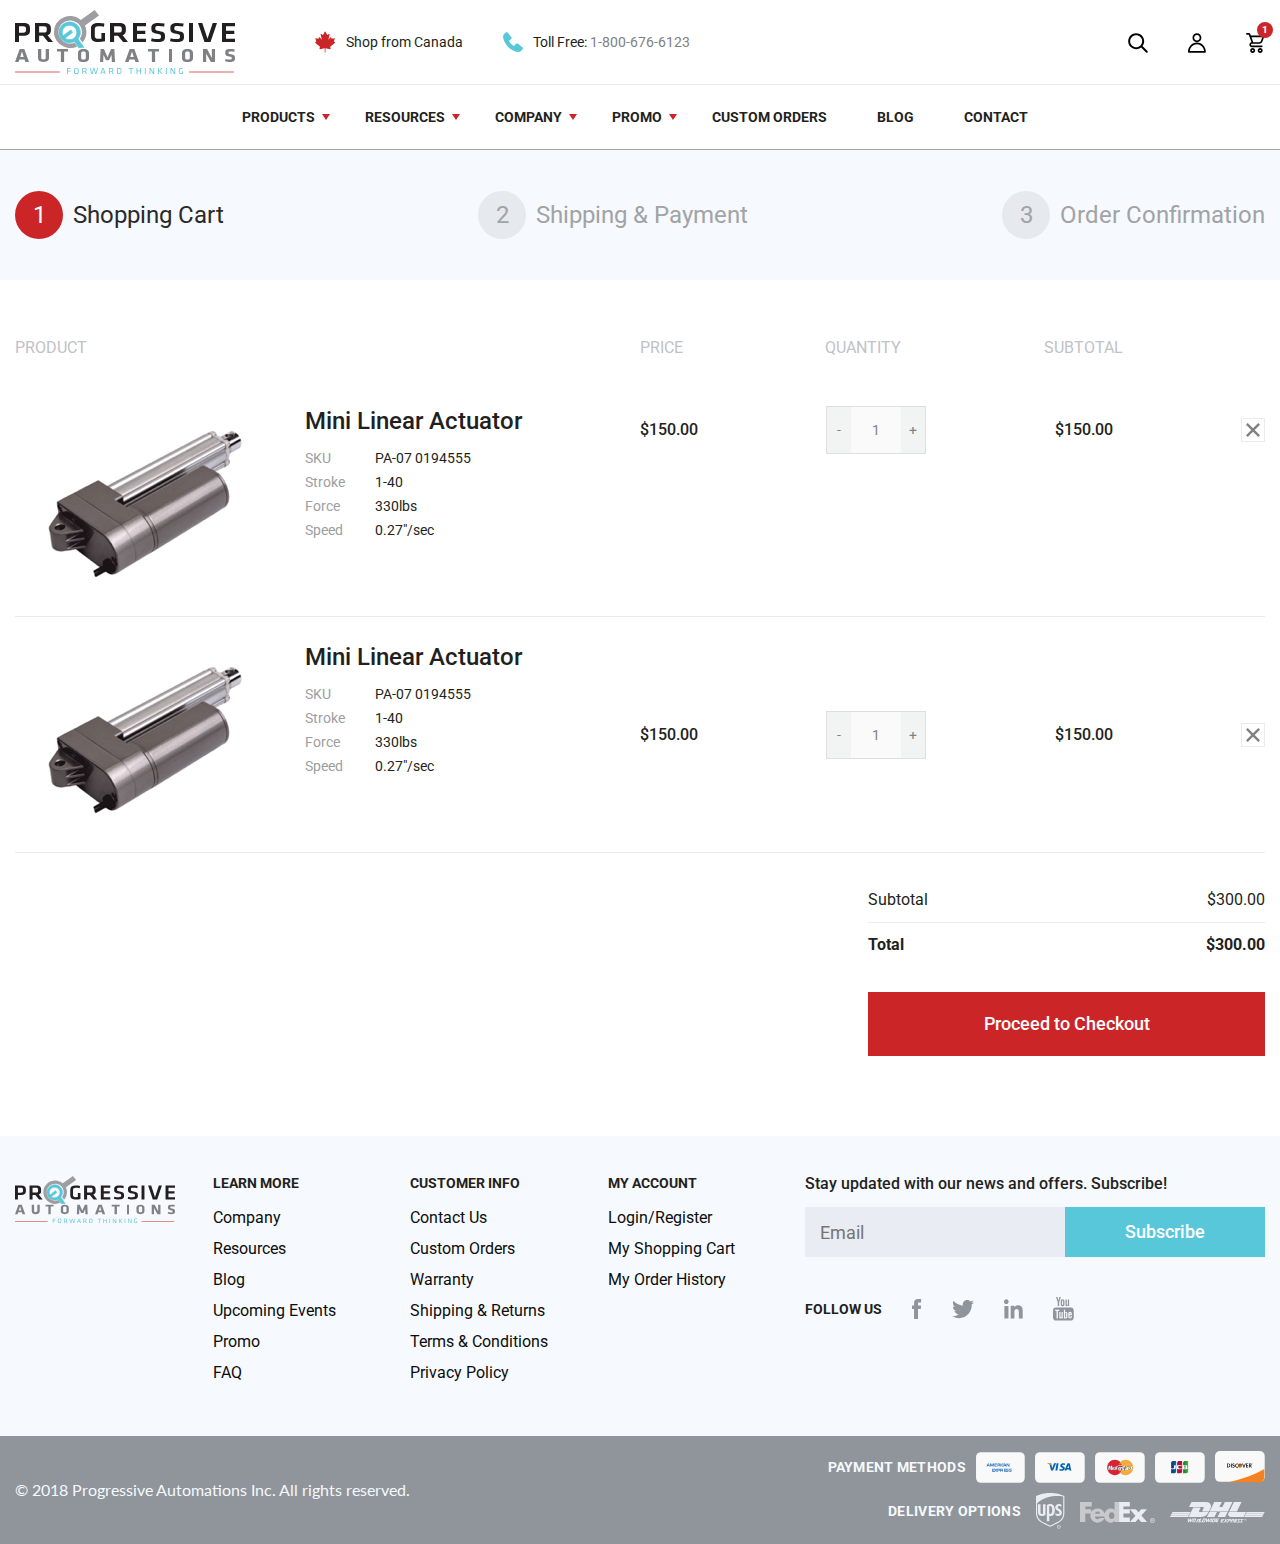
<file: cart-1.html>
<!DOCTYPE html>
<html lang="ru">
<head>
    <meta charset="UTF-8">
    <title>Progressive Automations</title>
    <meta name="viewport" content="width=device-width, initial-scale=1, shrink-to-fit=no">
    <link href="bootstrap.css" rel="stylesheet" type="text/css">
    <link href="swiper.css" rel="stylesheet" type="text/css">
    <link href="select2.css" rel="stylesheet" type="text/css">
    <link href="jquery.scrollbar.css" rel="stylesheet" type="text/css">
    <link href="style.css" rel="stylesheet" type="text/css">
    <link href="css/style__cart.css" rel="stylesheet" type="text/css">
    <link href="https://fonts.googleapis.com/css?family=Lato:400,700|Roboto:300,400,500,700&amp;subset=latin-ext" rel="stylesheet"> 
</head>

<body>

    <div class="proauto">
        <div class="row no-gutters align-content-between">
            <div class="col-12">
                <div class="topping">
                    <div class="topping__line-top">
                        <div class="container-fluid container-fluid-b">
                            <div class="row align-items-center">
                                <div class="col-3 order-lg-4 order-2 d-lg-none d-block">
                                    <div class="mobile-menu__trigger">
                                        <svg width="25px" height="16px" viewBox="0 0 25 16" version="1.1" xmlns="http://www.w3.org/2000/svg" xmlns:xlink="http://www.w3.org/1999/xlink">
                                            <g stroke="none" stroke-width="1" fill="none" fill-rule="evenodd">
                                                <g transform="translate(-10.000000, -62.000000)" fill="#000000" fill-rule="nonzero">
                                                    <g transform="translate(-13.000000, -1.000000)">
                                                        <g transform="translate(23.000000, 63.000000)">
                                                            <path d="M0,16 L25,16 L25,13.3333333 L0,13.3333333 L0,16 Z M0,9.33333333 L25,9.33333333 L25,6.66666667 L0,6.66666667 L0,9.33333333 Z M0,0 L0,2.66666667 L25,2.66666667 L25,0 L0,0 Z"></path>
                                                        </g>
                                                    </g>
                                                </g>
                                            </g>
                                        </svg>
                                    </div>
                                </div>
                                <div class="col-lg-auto col-6 order-lg-1 order-3 text-lg-left text-center">
                                    <a href="#" class="topping__logo">
                                        <img src="img/logo.svg" class="img-fluid">
                                    </a>
                                </div>
                                <div class="col-lg col-12 order-lg-2 order-1">
                                    <div class="topping__info-block">
                                        <div class="row align-items-center justify-content-lg-start justify-content-between">
                                            <div class="col-auto order-lg-1 order-2">
                                                <div class="topping__info-canada d-flex align-items-center">
                                                    <svg width="21px" height="22px" viewBox="0 0 21 22" version="1.1" xmlns="http://www.w3.org/2000/svg" xmlns:xlink="http://www.w3.org/1999/xlink">
                                                        <g stroke="none" stroke-width="1" fill="none" fill-rule="evenodd">
                                                            <g transform="translate(-382.000000, -25.000000)" fill="#CC2527" fill-rule="nonzero">
                                                                <g transform="translate(382.000000, 25.000000)">
                                                                    <path d="M20.1621902,11.4554578 C20.1527218,11.3265674 20.0820166,11.2109974 19.973315,11.1468059 L18.9365919,10.5338154 C19.0749282,10.0684907 19.5030945,8.66376297 19.7993186,7.69581643 C19.8394054,7.56451569 19.8095248,7.42129005 19.7206206,7.31865979 C19.6317165,7.21615642 19.4968232,7.16959855 19.3662337,7.19611243 C18.4886281,7.37397102 17.2289683,7.62896087 16.8204765,7.71078597 L16.0632542,6.32584855 C16.0027551,6.2152261 15.8938076,6.14190065 15.7712109,6.1294683 C15.6479993,6.11665538 15.5278619,6.16689219 15.4476883,6.26330625 L13.4258876,8.69040369 C13.5950883,7.91325553 14.1831099,5.25413001 14.5914787,3.41097202 C14.6246794,3.26114962 14.5694679,3.10523793 14.4505601,3.01288338 C14.3317753,2.92052884 14.1708133,2.90873081 14.0408387,2.9828174 C13.4770413,3.30352106 12.6252584,3.78546457 12.2301699,4.00379169 L10.4283547,0.718609052 C10.3612154,0.596442284 10.2356676,0.520833333 10.0995446,0.520833333 C10.0994216,0.520833333 10.0994216,0.520833333 10.0992987,0.520833333 C9.96305276,0.520960199 9.83750485,0.596695989 9.77048858,0.719116488 L7.97457569,4.00391858 C7.57924123,3.78597203 6.72585982,3.30352108 6.16193949,2.98281743 C6.03171891,2.90873084 5.87100284,2.92052886 5.75221805,3.01288341 C5.63331029,3.10536479 5.57809875,3.26114964 5.61129945,3.41097205 L6.78242401,8.69408268 L4.75410617,6.26305255 C4.67393258,6.16676533 4.55293442,6.11665538 4.43070658,6.1294683 C4.30823283,6.14190065 4.19928529,6.21522608 4.1387862,6.32584855 L3.38205578,7.7100248 C2.96876832,7.62743853 1.71156782,7.37333672 0.835806696,7.19598556 C0.704479407,7.16972542 0.570200957,7.2161564 0.48141977,7.31878663 C0.392638583,7.42141687 0.362757948,7.56476937 0.402967714,7.69594327 C0.699437825,8.66325551 1.127973,10.0667146 1.2668012,10.5330542 L0.228233582,11.1466791 C0.11953198,11.2108705 0.0488267534,11.3265674 0.0393583897,11.455331 C0.0298900259,11.5842214 0.0828882286,11.7095597 0.180891813,11.7899893 L5.00175894,15.7444886 C4.91900307,16.0905644 4.67553114,17.0714507 4.51690549,17.7071493 C4.48431961,17.8376889 4.51948777,17.9762207 4.60974453,18.0736496 C4.70012425,18.1710786 4.83255822,18.2133232 4.96056544,18.1856675 L9.72302389,17.1517376 L9.72302389,21.1311175 C9.72302389,21.3464 9.89210162,21.5208333 10.1007743,21.5208333 C10.3094469,21.5208333 10.4785247,21.3464 10.4785247,21.1311175 L10.4785247,17.1516108 L15.2429506,18.1856676 C15.2687734,18.1912494 15.2948421,18.1940404 15.3206649,18.1940404 C15.4227263,18.1940404 15.5218366,18.1512883 15.5938945,18.0733959 C15.6841512,17.9758401 15.7191964,17.8370546 15.6863646,17.7063881 C15.5267552,17.072085 15.2821766,16.0938627 15.1981911,15.7460109 L20.0206568,11.7898624 C20.1186604,11.7095597 20.1716586,11.5842213 20.1621902,11.4554578 Z"></path>
                                                                </g>
                                                            </g>
                                                        </g>
                                                    </svg>
                                                    <span class="d-lg-inline d-none">Shop from Canada</span>
                                                    <span class="d-inline d-lg-none">Canada</span>
                                                </div>
                                            </div>
                                            <div class="col-auto order-lg-2 order-1">
                                                <div class="topping__info-phone d-flex align-items-center">
                                                    <svg width="20px" height="20px" viewBox="0 0 20 20" version="1.1" xmlns="http://www.w3.org/2000/svg" xmlns:xlink="http://www.w3.org/1999/xlink">
                                                        <g stroke="none" stroke-width="1" fill="none" fill-rule="evenodd">
                                                            <g transform="translate(-571.000000, -26.000000)" fill="#57C7D9">
                                                                <g transform="translate(571.000000, 26.000000)">
                                                                    <path d="M17.6293751,19.2660505 C15.5250688,21.3703572 8.77878281,18.6041495 5.09936947,14.9247365 C1.41962351,11.2449902 -1.34654175,4.49932807 0.758055439,2.39473088 L2.60981719,0.542968772 C3.15792175,-0.0051354386 4.04657404,-0.0051354386 4.5946786,0.542968772 C4.62766175,0.575952281 4.65898035,0.610559649 4.68851754,0.646661754 L8.26120491,5.01341895 C8.71778982,5.57148526 8.67722246,6.38473088 8.16736561,6.89458737 L6.20048632,8.86146702 C6.08758772,8.97436526 6.06514526,9.14925018 6.1458793,9.28699684 C6.75484456,10.3260028 7.41327053,11.1980526 8.11966211,11.9044439 C8.82605333,12.6108354 9.69810316,13.2692614 10.7371091,13.8782267 C10.8748558,13.9589607 11.0497404,13.9365182 11.1626389,13.8236196 L13.1295186,11.8567404 C13.6393751,11.3468835 14.4526207,11.3063161 15.010687,11.7629011 L19.3774442,15.3355884 C19.9773744,15.8264246 20.0658126,16.7106656 19.5749761,17.3105958 C19.5454389,17.3466979 19.5141204,17.3813053 19.4811372,17.4142888 L17.6293751,19.2660505 Z"></path>
                                                                </g>
                                                            </g>
                                                        </g>
                                                    </svg>
                                                    <span>Toll Free:  <a href="#">1-800-676-6123</a></span>
                                                </div>
                                            </div>
                                        </div>
                                    </div>
                                </div>
                                <div class="col-lg-auto col-3 order-4">
                                    <div class="row align-items-center justify-content-end">
                                        <div class="col-auto d-lg-block d-none">
                                            <a href="#" class="topping__search">
                                                <svg width="20px" height="20px" viewBox="0 0 20 20" version="1.1" xmlns="http://www.w3.org/2000/svg" xmlns:xlink="http://www.w3.org/1999/xlink">
                                                    <g stroke="none" stroke-width="1" fill="none" fill-rule="evenodd">
                                                        <g transform="translate(-1671.000000, -28.000000)" fill-rule="nonzero">
                                                            <g transform="translate(1671.000000, 21.000000)">
                                                                <g transform="translate(0.000000, 7.000000)">
                                                                    <path d="M14.4917684,13.0775548 L19.4885358,18.0743222 C19.8772627,18.4630492 19.8785283,19.0920344 19.4852814,19.4852814 C19.0947571,19.8758057 18.4559712,19.8701848 18.0743222,19.4885358 L13.0775548,14.4917684 C9.9391253,16.9342662 5.39944393,16.7131524 2.51471863,13.8284271 C-0.609475708,10.7042328 -0.609475708,5.63891296 2.51471863,2.51471863 C5.63891296,-0.609475708 10.7042328,-0.609475708 13.8284271,2.51471863 C16.7131524,5.39944393 16.9342662,9.9391253 14.4917684,13.0775548 Z M12.4142136,12.4142136 C14.7573593,10.0710678 14.7573593,6.27207794 12.4142136,3.92893219 C10.0710678,1.58578644 6.27207794,1.58578644 3.92893219,3.92893219 C1.58578644,6.27207794 1.58578644,10.0710678 3.92893219,12.4142136 C6.27207794,14.7573593 10.0710678,14.7573593 12.4142136,12.4142136 Z"></path>
                                                                </g>
                                                            </g>
                                                        </g>
                                                    </g>
                                                </svg>
                                            </a>
                                        </div>
                                        <div class="col-auto d-lg-block d-none">
                                            <a href="#" class="topping__user">
                                                <svg width="18px" height="20px" viewBox="0 0 18 20" version="1.1" xmlns="http://www.w3.org/2000/svg" xmlns:xlink="http://www.w3.org/1999/xlink">
                                                    <g stroke="none" stroke-width="1" fill="none" fill-rule="evenodd">
                                                        <g transform="translate(-1751.000000, -28.000000)" fill-rule="nonzero">
                                                            <g transform="translate(1671.000000, 21.000000)">
                                                                <g transform="translate(80.000000, 7.135706)">
                                                                    <path d="M8.93617021,0.0770595745 C6.47858298,0.0770595745 4.46808511,2.08757021 4.46808511,4.54514468 C4.46808511,7.00271915 6.47858298,9.01322979 8.93617021,9.01322979 C11.3937574,9.01322979 13.4042553,7.00271915 13.4042553,4.54514468 C13.4042553,2.08757021 11.3937574,0.0770595745 8.93617021,0.0770595745 Z M8.93617021,1.77918723 C10.4738638,1.77918723 11.7021277,3.00746383 11.7021277,4.54514468 C11.7021277,6.08282553 10.4738638,7.31110213 8.93617021,7.31110213 C7.3984766,7.31110213 6.17021277,6.08282553 6.17021277,4.54514468 C6.17021277,3.00746383 7.3984766,1.77918723 8.93617021,1.77918723 Z M8.93617021,9.43876596 C3.98671277,9.43876596 0,13.6632128 0,18.8004681 C4.6993962e-05,19.2704782 0.381053722,19.6514849 0.85106383,19.6515319 L17.0212766,19.6515319 C17.4912867,19.6514849 17.8722934,19.2704782 17.8723404,18.8004681 C17.8723404,13.6632128 13.8856298,9.43876596 8.93617021,9.43876596 Z M8.93617021,11.1408936 C12.6451106,11.1408936 15.6870064,14.0990426 16.0904255,17.9494043 L1.78191489,17.9494043 C2.18533404,14.0990426 5.22723191,11.1408936 8.93617021,11.1408936 Z"></path>
                                                                </g>
                                                            </g>
                                                        </g>
                                                    </g>
                                                </svg>
                                            </a>
                                        </div>
                                        <div class="col-auto">
                                            <a href="#" class="topping__cart">
                                                <svg width="19px" height="20px" viewBox="0 0 19 20" version="1.1" xmlns="http://www.w3.org/2000/svg" xmlns:xlink="http://www.w3.org/1999/xlink">
                                                    <g stroke="none" stroke-width="1" fill="none" fill-rule="evenodd">
                                                        <g transform="translate(-1809.000000, -28.000000)" fill-rule="nonzero">
                                                            <g transform="translate(1671.000000, 21.000000)">
                                                                <g transform="translate(138.000000, 7.000000)">
                                                                    <path d="M2.75,0 L0.833333333,0 C0.373096042,-4.62592927e-17 0,0.373096042 0,0.833333333 C0,1.29357062 0.373096042,1.66666667 0.833333333,1.66666667 L2.75,1.66666667 L5.48958333,9.20208333 C4.2204308,9.41495956 3.32021373,10.556521 3.40910517,11.840329 C3.49799662,13.1241369 4.54695335,14.1307367 5.83333333,14.1666667 L15.8333333,14.1666667 C16.2935706,14.1666667 16.6666667,13.7935706 16.6666667,13.3333333 C16.6666667,12.873096 16.2935706,12.5 15.8333333,12.5 L5.83333333,12.5 C5.37309604,12.5 5,12.126904 5,11.6666667 C5,11.2064294 5.37309604,10.8333333 5.83333333,10.8333333 L13.16875,10.8333333 C14.6157692,10.8288344 15.9100755,9.93226632 16.4229167,8.57916667 L18.28125,3.625 C18.3768876,3.36903311 18.340961,3.08244266 18.1851003,2.85800326 C18.0292396,2.63356386 17.77325,2.49979495 17.5,2.5 L5,2.5 C4.94403731,2.50017444 4.8882224,2.50575593 4.83333333,2.51666667 L4.31666667,1.09791667 C4.07738856,0.438825506 3.45118127,-1.92313865e-05 2.75,0 Z M16.2916667,4.16666667 L14.8625,7.99375 C14.596116,8.6983964 13.9220658,9.16517408 13.16875,9.16666667 L7.25,9.16666667 L5.43125,4.16666667 L16.2916667,4.16666667 Z M4.16666667,17.5 C4.16666667,18.8807119 5.28595479,20 6.66666667,20 C8.04737854,20 9.16666667,18.8807119 9.16666667,17.5 C9.16666667,16.1192881 8.04737854,15 6.66666667,15 C5.28595479,15 4.16666667,16.1192881 4.16666667,17.5 Z M7.5,17.5 C7.5,17.9602373 7.12690396,18.3333333 6.66666667,18.3333333 C6.20642938,18.3333333 5.83333333,17.9602373 5.83333333,17.5 C5.83333333,17.0397627 6.20642938,16.6666667 6.66666667,16.6666667 C7.12690396,16.6666667 7.5,17.0397627 7.5,17.5 Z M14.1666667,15 C12.7859548,15 11.6666667,16.1192881 11.6666667,17.5 C11.6666667,18.8807119 12.7859548,20 14.1666667,20 C15.5473785,20 16.6666667,18.8807119 16.6666667,17.5 C16.6666667,16.1192881 15.5473785,15 14.1666667,15 Z M14.1666667,18.3333333 C13.7064294,18.3333333 13.3333333,17.9602373 13.3333333,17.5 C13.3333333,17.0397627 13.7064294,16.6666667 14.1666667,16.6666667 C14.626904,16.6666667 15,17.0397627 15,17.5 C15,17.9602373 14.626904,18.3333333 14.1666667,18.3333333 Z"></path>
                                                                </g>
                                                            </g>
                                                        </g>
                                                    </g>
                                                </svg>
                                                <span class="topping__ico-amount">1</span>
                                            </a>
                                        </div>
                                    </div>
                                </div>
                            </div>
                        </div>
                    </div>
                    <div class="topping__line-bottom d-lg-block d-none">
                        <div class="container-fluid container-fluid-b">
                            <div class="row align-items-center justify-content-center">
                                <div class="col-auto">
                                    <div class="topping__nav">
                                        <div class="row no-gutters">
                                            <div class="col-auto">
                                                <div class="topping__nav-item topping__nav-item--drop">
                                                    <div class="topping__nav-name">Products</div>
                                                    <div class="topping__nav-dropdown-wrap">
                                                        <div class="topping__nav-dropdown">
                                                            <div class="topping__nav-dropdown-block">
                                                                <a href="#" class="topping__nav-dropdown-link d-flex align-items-center"><span>Linear actuators</span></a>
                                                                <a href="#" class="topping__nav-dropdown-link d-flex align-items-center"><span>Control systems</span></a>
                                                                <a href="#" class="topping__nav-dropdown-link d-flex align-items-center"><span>PLC controls</span></a>
                                                                <a href="#" class="topping__nav-dropdown-link d-flex align-items-center"><span>Mounting brackets</span></a>
                                                                <a href="#" class="topping__nav-dropdown-link d-flex align-items-center"><span>Power supplies</span></a>
                                                                <a href="#" class="topping__nav-dropdown-link d-flex align-items-center"><span>Actuator parts</span></a>
                                                                <a href="#" class="topping__nav-dropdown-link d-flex align-items-center"><span>Accessories</span></a>
                                                            </div>
                                                            <div class="topping__nav-dropdown-block">
                                                                <a href="#" class="topping__nav-dropdown-link d-flex align-items-center"><span>Table lifts</span></a>
                                                                <a href="#" class="topping__nav-dropdown-link d-flex align-items-center"><span>TV lifts</span></a>
                                                            </div>
                                                        </div>
                                                    </div>
                                                </div>
                                            </div>
                                            <div class="col-auto">
                                                <div class="topping__nav-item topping__nav-item--drop">
                                                    <div class="topping__nav-name">Resources</div>
                                                    <div class="topping__nav-dropdown-wrap">
                                                        <div class="topping__nav-dropdown">
                                                            <div class="topping__nav-dropdown-block">
                                                                <a href="#" class="topping__nav-dropdown-link d-flex align-items-center"><span>Linear actuators</span></a>
                                                                <a href="#" class="topping__nav-dropdown-link d-flex align-items-center"><span>Control systems</span></a>
                                                                <a href="#" class="topping__nav-dropdown-link d-flex align-items-center"><span>PLC controls</span></a>
                                                                <a href="#" class="topping__nav-dropdown-link d-flex align-items-center"><span>Mounting brackets</span></a>
                                                                <a href="#" class="topping__nav-dropdown-link d-flex align-items-center"><span>Power supplies</span></a>
                                                                <a href="#" class="topping__nav-dropdown-link d-flex align-items-center"><span>Actuator parts</span></a>
                                                                <a href="#" class="topping__nav-dropdown-link d-flex align-items-center"><span>Accessories</span></a>
                                                            </div>
                                                            <div class="topping__nav-dropdown-block">
                                                                <a href="#" class="topping__nav-dropdown-link d-flex align-items-center"><span>Table lifts</span></a>
                                                                <a href="#" class="topping__nav-dropdown-link d-flex align-items-center"><span>TV lifts</span></a>
                                                            </div>
                                                        </div>
                                                    </div>
                                                </div>
                                            </div>
                                            <div class="col-auto">
                                                <div class="topping__nav-item topping__nav-item--drop">
                                                    <div class="topping__nav-name">Company</div>
                                                    <div class="topping__nav-dropdown-wrap">
                                                        <div class="topping__nav-dropdown">
                                                            <div class="topping__nav-dropdown-block">
                                                                <a href="#" class="topping__nav-dropdown-link d-flex align-items-center"><span>Linear actuators</span></a>
                                                                <a href="#" class="topping__nav-dropdown-link d-flex align-items-center"><span>Control systems</span></a>
                                                                <a href="#" class="topping__nav-dropdown-link d-flex align-items-center"><span>PLC controls</span></a>
                                                                <a href="#" class="topping__nav-dropdown-link d-flex align-items-center"><span>Mounting brackets</span></a>
                                                                <a href="#" class="topping__nav-dropdown-link d-flex align-items-center"><span>Power supplies</span></a>
                                                                <a href="#" class="topping__nav-dropdown-link d-flex align-items-center"><span>Actuator parts</span></a>
                                                                <a href="#" class="topping__nav-dropdown-link d-flex align-items-center"><span>Accessories</span></a>
                                                            </div>
                                                            <div class="topping__nav-dropdown-block">
                                                                <a href="#" class="topping__nav-dropdown-link d-flex align-items-center"><span>Table lifts</span></a>
                                                                <a href="#" class="topping__nav-dropdown-link d-flex align-items-center"><span>TV lifts</span></a>
                                                            </div>
                                                        </div>
                                                    </div>
                                                </div>
                                            </div>
                                            <div class="col-auto">
                                                <div class="topping__nav-item topping__nav-item--drop">
                                                    <div class="topping__nav-name">Promo</div>
                                                    <div class="topping__nav-dropdown-wrap">
                                                        <div class="topping__nav-dropdown">
                                                            <div class="topping__nav-dropdown-block">
                                                                <a href="#" class="topping__nav-dropdown-link d-flex align-items-center"><span>Linear actuators</span></a>
                                                                <a href="#" class="topping__nav-dropdown-link d-flex align-items-center"><span>Control systems</span></a>
                                                                <a href="#" class="topping__nav-dropdown-link d-flex align-items-center"><span>PLC controls</span></a>
                                                                <a href="#" class="topping__nav-dropdown-link d-flex align-items-center"><span>Mounting brackets</span></a>
                                                                <a href="#" class="topping__nav-dropdown-link d-flex align-items-center"><span>Power supplies</span></a>
                                                                <a href="#" class="topping__nav-dropdown-link d-flex align-items-center"><span>Actuator parts</span></a>
                                                                <a href="#" class="topping__nav-dropdown-link d-flex align-items-center"><span>Accessories</span></a>
                                                            </div>
                                                            <div class="topping__nav-dropdown-block">
                                                                <a href="#" class="topping__nav-dropdown-link d-flex align-items-center"><span>Table lifts</span></a>
                                                                <a href="#" class="topping__nav-dropdown-link d-flex align-items-center"><span>TV lifts</span></a>
                                                            </div>
                                                        </div>
                                                    </div>
                                                </div>
                                            </div>
                                            <div class="col-auto">
                                                <div class="topping__nav-item">
                                                    <a href="#" class="topping__nav-name">Custom Orders</a>
                                                </div>
                                            </div>
                                            <div class="col-auto">
                                                <div class="topping__nav-item">
                                                    <a href="#" class="topping__nav-name">Blog</a>
                                                </div>
                                            </div>
                                            <div class="col-auto">
                                                <div class="topping__nav-item">
                                                    <a href="#" class="topping__nav-name">Contact</a>
                                                </div>
                                            </div>
                                        </div>
                                    </div>
                                </div>
                            </div>
                        </div>
                    </div>
                    <div class="mobile-menu">
                        <div class="topping__nav-item topping__nav-item--drop">
                            <div class="topping__nav-name">Products</div>
                            <div class="topping__nav-dropdown-wrap">
                                <div class="topping__nav-dropdown">
                                    <div class="topping__nav-dropdown-block">
                                        <a href="#" class="topping__nav-dropdown-link d-flex align-items-center"><span>Linear actuators</span></a>
                                        <a href="#" class="topping__nav-dropdown-link d-flex align-items-center"><span>Control systems</span></a>
                                        <a href="#" class="topping__nav-dropdown-link d-flex align-items-center"><span>PLC controls</span></a>
                                        <a href="#" class="topping__nav-dropdown-link d-flex align-items-center"><span>Mounting brackets</span></a>
                                        <a href="#" class="topping__nav-dropdown-link d-flex align-items-center"><span>Power supplies</span></a>
                                        <a href="#" class="topping__nav-dropdown-link d-flex align-items-center"><span>Actuator parts</span></a>
                                        <a href="#" class="topping__nav-dropdown-link d-flex align-items-center"><span>Accessories</span></a>
                                    </div>
                                    <div class="topping__nav-dropdown-block">
                                        <a href="#" class="topping__nav-dropdown-link d-flex align-items-center"><span>Table lifts</span></a>
                                        <a href="#" class="topping__nav-dropdown-link d-flex align-items-center"><span>TV lifts</span></a>
                                    </div>
                                </div>
                            </div>
                        </div>
                        <div class="topping__nav-item topping__nav-item--drop">
                            <div class="topping__nav-name">Resources</div>
                            <div class="topping__nav-dropdown-wrap">
                                <div class="topping__nav-dropdown">
                                    <div class="topping__nav-dropdown-block">
                                        <a href="#" class="topping__nav-dropdown-link d-flex align-items-center"><span>Linear actuators</span></a>
                                        <a href="#" class="topping__nav-dropdown-link d-flex align-items-center"><span>Control systems</span></a>
                                        <a href="#" class="topping__nav-dropdown-link d-flex align-items-center"><span>PLC controls</span></a>
                                        <a href="#" class="topping__nav-dropdown-link d-flex align-items-center"><span>Mounting brackets</span></a>
                                        <a href="#" class="topping__nav-dropdown-link d-flex align-items-center"><span>Power supplies</span></a>
                                        <a href="#" class="topping__nav-dropdown-link d-flex align-items-center"><span>Actuator parts</span></a>
                                        <a href="#" class="topping__nav-dropdown-link d-flex align-items-center"><span>Accessories</span></a>
                                    </div>
                                    <div class="topping__nav-dropdown-block">
                                        <a href="#" class="topping__nav-dropdown-link d-flex align-items-center"><span>Table lifts</span></a>
                                        <a href="#" class="topping__nav-dropdown-link d-flex align-items-center"><span>TV lifts</span></a>
                                    </div>
                                </div>
                            </div>
                        </div>
                        <div class="topping__nav-item topping__nav-item--drop">
                            <div class="topping__nav-name">Company</div>
                            <div class="topping__nav-dropdown-wrap">
                                <div class="topping__nav-dropdown">
                                    <div class="topping__nav-dropdown-block">
                                        <a href="#" class="topping__nav-dropdown-link d-flex align-items-center"><span>Linear actuators</span></a>
                                        <a href="#" class="topping__nav-dropdown-link d-flex align-items-center"><span>Control systems</span></a>
                                        <a href="#" class="topping__nav-dropdown-link d-flex align-items-center"><span>PLC controls</span></a>
                                        <a href="#" class="topping__nav-dropdown-link d-flex align-items-center"><span>Mounting brackets</span></a>
                                        <a href="#" class="topping__nav-dropdown-link d-flex align-items-center"><span>Power supplies</span></a>
                                        <a href="#" class="topping__nav-dropdown-link d-flex align-items-center"><span>Actuator parts</span></a>
                                        <a href="#" class="topping__nav-dropdown-link d-flex align-items-center"><span>Accessories</span></a>
                                    </div>
                                    <div class="topping__nav-dropdown-block">
                                        <a href="#" class="topping__nav-dropdown-link d-flex align-items-center"><span>Table lifts</span></a>
                                        <a href="#" class="topping__nav-dropdown-link d-flex align-items-center"><span>TV lifts</span></a>
                                    </div>
                                </div>
                            </div>
                        </div>
                        <div class="topping__nav-item topping__nav-item--drop">
                            <div class="topping__nav-name">Promo</div>
                            <div class="topping__nav-dropdown-wrap">
                                <div class="topping__nav-dropdown">
                                    <div class="topping__nav-dropdown-block">
                                        <a href="#" class="topping__nav-dropdown-link d-flex align-items-center"><span>Linear actuators</span></a>
                                        <a href="#" class="topping__nav-dropdown-link d-flex align-items-center"><span>Control systems</span></a>
                                        <a href="#" class="topping__nav-dropdown-link d-flex align-items-center"><span>PLC controls</span></a>
                                        <a href="#" class="topping__nav-dropdown-link d-flex align-items-center"><span>Mounting brackets</span></a>
                                        <a href="#" class="topping__nav-dropdown-link d-flex align-items-center"><span>Power supplies</span></a>
                                        <a href="#" class="topping__nav-dropdown-link d-flex align-items-center"><span>Actuator parts</span></a>
                                        <a href="#" class="topping__nav-dropdown-link d-flex align-items-center"><span>Accessories</span></a>
                                    </div>
                                    <div class="topping__nav-dropdown-block">
                                        <a href="#" class="topping__nav-dropdown-link d-flex align-items-center"><span>Table lifts</span></a>
                                        <a href="#" class="topping__nav-dropdown-link d-flex align-items-center"><span>TV lifts</span></a>
                                    </div>
                                </div>
                            </div>
                        </div>
                        <div class="topping__nav-item">
                            <a href="#" class="topping__nav-name">Custom Orders</a>
                        </div>
                        <div class="topping__nav-item">
                            <a href="#" class="topping__nav-name">Blog</a>
                        </div>
                        <div class="topping__nav-item">
                            <a href="#" class="topping__nav-name">Contact</a>
                        </div>
                        <a href="#" class="mobile-menu__user d-flex align-items-center">
                            <span class="mobile-menu__user-ico text-center">
                                <svg width="18px" height="20px" viewBox="0 0 18 20" version="1.1" xmlns="http://www.w3.org/2000/svg" xmlns:xlink="http://www.w3.org/1999/xlink">
                                    <g stroke="none" stroke-width="1" fill="none" fill-rule="evenodd">
                                        <g transform="translate(-1751.000000, -28.000000)" fill-rule="nonzero">
                                            <g transform="translate(1671.000000, 21.000000)">
                                                <g transform="translate(80.000000, 7.135706)">
                                                    <path d="M8.93617021,0.0770595745 C6.47858298,0.0770595745 4.46808511,2.08757021 4.46808511,4.54514468 C4.46808511,7.00271915 6.47858298,9.01322979 8.93617021,9.01322979 C11.3937574,9.01322979 13.4042553,7.00271915 13.4042553,4.54514468 C13.4042553,2.08757021 11.3937574,0.0770595745 8.93617021,0.0770595745 Z M8.93617021,1.77918723 C10.4738638,1.77918723 11.7021277,3.00746383 11.7021277,4.54514468 C11.7021277,6.08282553 10.4738638,7.31110213 8.93617021,7.31110213 C7.3984766,7.31110213 6.17021277,6.08282553 6.17021277,4.54514468 C6.17021277,3.00746383 7.3984766,1.77918723 8.93617021,1.77918723 Z M8.93617021,9.43876596 C3.98671277,9.43876596 0,13.6632128 0,18.8004681 C4.6993962e-05,19.2704782 0.381053722,19.6514849 0.85106383,19.6515319 L17.0212766,19.6515319 C17.4912867,19.6514849 17.8722934,19.2704782 17.8723404,18.8004681 C17.8723404,13.6632128 13.8856298,9.43876596 8.93617021,9.43876596 Z M8.93617021,11.1408936 C12.6451106,11.1408936 15.6870064,14.0990426 16.0904255,17.9494043 L1.78191489,17.9494043 C2.18533404,14.0990426 5.22723191,11.1408936 8.93617021,11.1408936 Z"></path>
                                                </g>
                                            </g>
                                        </g>
                                    </g>
                                </svg>
                            </span>
                            <span>John Davis Miller</span>
                        </a>
                        <a href="#" class="mobile-menu__logout d-flex align-items-center">
                            <svg width="36px" height="30px" version="1.1" id="Capa_1" xmlns="http://www.w3.org/2000/svg" xmlns:xlink="http://www.w3.org/1999/xlink" x="0px" y="0px" viewBox="0 0 512 512" style="enable-background:new 0 0 512 512;" xml:space="preserve">
                                <g transform="translate(1 1)">
                                    <path d="M319,319c-11.782,0-21.333,9.551-21.333,21.333v128h-256V41.667h256v128c0,11.782,9.551,21.333,21.333,21.333
                                        s21.333-9.551,21.333-21.333V20.333C340.333,8.551,330.782-1,319-1H20.333C8.551-1-1,8.551-1,20.333v469.333
                                        C-1,501.449,8.551,511,20.333,511H319c11.782,0,21.333-9.551,21.333-21.333V340.333C340.333,328.551,330.782,319,319,319z"/>
                                    <path d="M506.164,268.52c0.204-0.248,0.38-0.509,0.571-0.764c0.226-0.302,0.461-0.598,0.671-0.913
                                        c0.204-0.304,0.38-0.62,0.566-0.932c0.17-0.285,0.349-0.564,0.506-0.857c0.17-0.318,0.315-0.646,0.468-0.971
                                        c0.145-0.306,0.297-0.607,0.428-0.921c0.13-0.315,0.236-0.637,0.35-0.957c0.121-0.337,0.25-0.669,0.354-1.013
                                        c0.097-0.32,0.168-0.646,0.249-0.969c0.089-0.351,0.187-0.698,0.258-1.055c0.074-0.375,0.118-0.753,0.173-1.13
                                        c0.044-0.311,0.104-0.617,0.135-0.933c0.138-1.4,0.138-2.811,0-4.211c-0.031-0.315-0.09-0.621-0.135-0.933
                                        c-0.054-0.377-0.098-0.756-0.173-1.13c-0.071-0.358-0.169-0.704-0.258-1.055c-0.081-0.324-0.152-0.649-0.249-0.969
                                        c-0.104-0.344-0.233-0.677-0.354-1.013c-0.115-0.32-0.22-0.642-0.35-0.957c-0.13-0.314-0.283-0.615-0.428-0.921
                                        c-0.153-0.325-0.297-0.653-0.468-0.971c-0.157-0.293-0.336-0.572-0.506-0.857c-0.186-0.312-0.363-0.628-0.566-0.932
                                        c-0.211-0.315-0.445-0.611-0.671-0.913c-0.191-0.255-0.368-0.516-0.571-0.764c-0.439-0.535-0.903-1.05-1.392-1.54
                                        c-0.007-0.008-0.014-0.016-0.021-0.023l-85.333-85.333c-8.331-8.331-21.839-8.331-30.17,0s-8.331,21.839,0,30.17l48.915,48.915
                                        H255c-11.782,0-21.333,9.551-21.333,21.333c0,11.782,9.551,21.333,21.333,21.333h183.163l-48.915,48.915
                                        c-8.331,8.331-8.331,21.839,0,30.17c8.331,8.331,21.839,8.331,30.17,0l85.333-85.333c0.008-0.008,0.014-0.016,0.021-0.023
                                        C505.261,269.57,505.725,269.055,506.164,268.52z"/>
                                </g>
                            </svg>
                            <span>Sign Out</span>
                        </a>
                    </div>
                </div>
                <div class="proauto__content">
                    
                    <div class="cart__cntrl">
                        <div class="container-fluid container-fluid-m">
                            <div class="row align-items-center justify-content-lg-between justify-content-center">
                                <div class="col-auto">
                                    <div class="cart__cntrl-item cart__cntrl-item--active d-flex flex-nowrap align-items-center justify-content-center">
                                        <div class="cart__cntrl-item-apply align-items-center justify-content-center">
                                            <svg version="1.1" xmlns="http://www.w3.org/2000/svg" xmlns:xlink="http://www.w3.org/1999/xlink" x="0px" y="0px" width="22px" height="22px" viewBox="0 0 78.369 78.369" style="enable-background:new 0 0 78.369 78.369;" xml:space="preserve">
                                                <g>
                                                    <path d="M78.049,19.015L29.458,67.606c-0.428,0.428-1.121,0.428-1.548,0L0.32,40.015c-0.427-0.426-0.427-1.119,0-1.547l6.704-6.704
                                                    c0.428-0.427,1.121-0.427,1.548,0l20.113,20.112l41.113-41.113c0.429-0.427,1.12-0.427,1.548,0l6.703,6.704
                                                    C78.477,17.894,78.477,18.586,78.049,19.015z"/>
                                                </g>
                                            </svg>
                                        </div>
                                        <div class="cart__cntrl-item-number align-items-center justify-content-center">
                                            <span>1</span>
                                        </div>
                                        <div class="cart__cntrl-item-text">Shopping Cart</div>
                                    </div>
                                </div>
                                <div class="col-auto d-lg-block d-none">
                                    <div class="cart__cntrl-item d-flex flex-nowrap align-items-center justify-content-center">
                                        <div class="cart__cntrl-item-apply align-items-center justify-content-center">
                                            <svg version="1.1" xmlns="http://www.w3.org/2000/svg" xmlns:xlink="http://www.w3.org/1999/xlink" x="0px" y="0px" width="22px" height="22px" viewBox="0 0 78.369 78.369" style="enable-background:new 0 0 78.369 78.369;" xml:space="preserve">
                                                <g>
                                                    <path d="M78.049,19.015L29.458,67.606c-0.428,0.428-1.121,0.428-1.548,0L0.32,40.015c-0.427-0.426-0.427-1.119,0-1.547l6.704-6.704
                                                    c0.428-0.427,1.121-0.427,1.548,0l20.113,20.112l41.113-41.113c0.429-0.427,1.12-0.427,1.548,0l6.703,6.704
                                                    C78.477,17.894,78.477,18.586,78.049,19.015z"/>
                                                </g>
                                            </svg>
                                        </div>
                                        <div class="cart__cntrl-item-number align-items-center justify-content-center">
                                            <span>2</span>
                                        </div>
                                        <div class="cart__cntrl-item-text">Shipping & Payment</div>
                                    </div>
                                </div>
                                <div class="col-auto d-lg-block d-none">
                                    <div class="cart__cntrl-item d-flex flex-nowrap align-items-center justify-content-center">
                                        <div class="cart__cntrl-item-apply align-items-center justify-content-center">
                                            <svg version="1.1" xmlns="http://www.w3.org/2000/svg" xmlns:xlink="http://www.w3.org/1999/xlink" x="0px" y="0px" width="22px" height="22px" viewBox="0 0 78.369 78.369" style="enable-background:new 0 0 78.369 78.369;" xml:space="preserve">
                                                <g>
                                                    <path d="M78.049,19.015L29.458,67.606c-0.428,0.428-1.121,0.428-1.548,0L0.32,40.015c-0.427-0.426-0.427-1.119,0-1.547l6.704-6.704
                                                    c0.428-0.427,1.121-0.427,1.548,0l20.113,20.112l41.113-41.113c0.429-0.427,1.12-0.427,1.548,0l6.703,6.704
                                                    C78.477,17.894,78.477,18.586,78.049,19.015z"/>
                                                </g>
                                            </svg>
                                        </div>
                                        <div class="cart__cntrl-item-number align-items-center justify-content-center">
                                            <span>3</span>
                                        </div>
                                        <div class="cart__cntrl-item-text">Order Confirmation</div>
                                    </div>
                                </div>
                            </div>
                        </div>
                    </div>

                    <div class="cart__list">
                        <div class="container-fluid container-fluid-b">
                            <div class="cart__list-header d-lg-block d-none">
                                <div class="row no-gutters align-items-center">
                                    <div class="col-xl-6 col-7">
                                        <div class="cart__list-header-item">Product</div>
                                    </div>
                                    <div class="col-xl-6 col-5">
                                        <div class="row align-items-center justify-content-between">
                                            <div class="col-auto">
                                                <div class="cart__list-header-item">Price</div>
                                            </div>
                                            <div class="col-auto">
                                                <div class="cart__list-header-item">Quantity</div>
                                            </div>
                                            <div class="col-auto">
                                                <div class="cart__list-header-item">Subtotal</div>
                                            </div>
                                            <div class="col-auto"></div>
                                        </div>
                                    </div>
                                </div>
                            </div>
                            <div class="cart__list-content">
                                <div class="cart__list-item">
                                    <div class="row no-gutters">
                                        <div class="col-xl-6 col-lg-7 col-12">
                                            <div class="cart__list-item-left">
                                                <div class="row">
                                                    <div class="col-lg-auto col-12">
                                                        <div class="cart__list-item-img text-center">
                                                            <img src="img/cart-img1.jpg" class="img-fluid">
                                                        </div>
                                                    </div>
                                                    <div class="col-lg col-12">
                                                        <a href="#" class="catalog-page__item-link">Mini Linear Actuator</a>
                                                        <div class="catalog-page__item-model d-lg-none d-block">Model: PA-17</div>
                                                        <div class="catalog-page__item-table d-lg-block d-none">
                                                            <div class="catalog-page__item-table-tr d-flex align-items-center">
                                                                <span>SKU</span>
                                                                <span>PA-07 0194555</span>
                                                            </div>
                                                            <div class="catalog-page__item-table-tr d-flex align-items-center">
                                                                <span>Stroke</span>
                                                                <span>1-40</span>
                                                            </div>
                                                            <div class="catalog-page__item-table-tr d-flex align-items-center">
                                                                <span>Force</span>
                                                                <span>330lbs</span>
                                                            </div>
                                                            <div class="catalog-page__item-table-tr d-flex align-items-center">
                                                                <span>Speed</span>
                                                                <span>0.27"/sec</span>
                                                            </div>
                                                        </div>
                                                    </div>
                                                </div>
                                            </div>
                                        </div>
                                        <div class="col-xl-6 col-lg-5 col-12">
                                            <div class="cart__list-item-right">
                                                <div class="row no-gutters align-items-center justify-content-between">
                                                    <div class="col-auto d-lg-block d-none">
                                                        <div class="cart__list-item-price">$150.00</div>
                                                    </div>
                                                    <div class="col-auto">
                                                        <div class="cart__list-header-item d-lg-none d-block">Quantity</div>
                                                        <div class="one-dish__moreless">
                                                            <div class="row no-gutters">
                                                                <div class="col-auto">
                                                                    <div class="one-dish__less d-inline-flex align-items-center justify-content-center"><span>-</span></div>
                                                                </div>
                                                                <div class="col">
                                                                    <input readonly="" value="1" class="one-dish__moreless-input text-center" type="text">
                                                                </div>
                                                                <div class="col-auto">
                                                                    <div class="one-dish__more d-inline-flex align-items-center justify-content-center"><span>+</span></div>
                                                                </div>
                                                            </div>
                                                        </div>
                                                    </div>
                                                    <div class="col-auto text-lg-left text-right">
                                                        <div class="cart__list-header-item d-lg-none d-block">Subtotal</div>
                                                        <div class="cart__list-item-subtotal">$150.00</div>
                                                    </div>
                                                    <div class="col-lg-auto col-12">
                                                        <a href="#" class="cart__list-item-del d-flex align-items-center">
                                                            <span class="cart__list-item-del-wrap d-flex align-items-center justify-content-center">
                                                                <svg width="14px" height="14px" viewBox="0 0 16 16" version="1.1" xmlns="http://www.w3.org/2000/svg" xmlns:xlink="http://www.w3.org/1999/xlink">
                                                                    <g stroke="none" stroke-width="1" fill="none" fill-rule="evenodd">
                                                                        <g transform="translate(-1810.000000, -877.000000)" fill="#808184" fill-rule="nonzero">
                                                                            <g transform="translate(0.000000, 155.000000)">
                                                                                <g transform="translate(0.000000, 697.000000)">
                                                                                    <g transform="translate(1790.000000, 0.000000)">
                                                                                        <g transform="translate(20.000000, 25.000000)">
                                                                                            <polygon points="16 1.92616571 14.0738365 0 7.99999092 6.07385245 1.92616352 0 0 1.92616571 6.07384556 8 0 14.0738525 1.92616352 16 7.99999092 9.92616571 14.0738365 16 15.9999818 14.0738525 9.92615444 8"></polygon>
                                                                                        </g>
                                                                                    </g>
                                                                                </g>
                                                                            </g>
                                                                        </g>
                                                                    </g>
                                                                </svg>
                                                            </span>
                                                            <span class="d-lg-none d-block">Remove item from cart</span>
                                                        </a>
                                                    </div>
                                                </div>
                                            </div>
                                        </div>
                                    </div>
                                </div>
                                <div class="cart__list-item">
                                    <div class="row no-gutters align-items-center">
                                        <div class="col-xl-6 col-lg-7 col-12">
                                            <div class="cart__list-item-left">
                                                <div class="row">
                                                    <div class="col-lg-auto col-12">
                                                        <div class="cart__list-item-img text-center">
                                                            <img src="img/cart-img1.jpg" class="img-fluid">
                                                        </div>
                                                    </div>
                                                    <div class="col-lg col-12">
                                                        <a href="#" class="catalog-page__item-link">Mini Linear Actuator</a>
                                                        <div class="catalog-page__item-model d-lg-none d-block">Model: PA-17</div>
                                                        <div class="catalog-page__item-table d-lg-block d-none">
                                                            <div class="catalog-page__item-table-tr d-flex align-items-center">
                                                                <span>SKU</span>
                                                                <span>PA-07 0194555</span>
                                                            </div>
                                                            <div class="catalog-page__item-table-tr d-flex align-items-center">
                                                                <span>Stroke</span>
                                                                <span>1-40</span>
                                                            </div>
                                                            <div class="catalog-page__item-table-tr d-flex align-items-center">
                                                                <span>Force</span>
                                                                <span>330lbs</span>
                                                            </div>
                                                            <div class="catalog-page__item-table-tr d-flex align-items-center">
                                                                <span>Speed</span>
                                                                <span>0.27"/sec</span>
                                                            </div>
                                                        </div>
                                                    </div>
                                                </div>
                                            </div>
                                        </div>
                                        <div class="col-xl-6 col-lg-5 col-12">
                                            <div class="cart__list-item-right">
                                                <div class="row no-gutters align-items-center justify-content-between">
                                                    <div class="col-auto d-lg-block d-none">
                                                        <div class="cart__list-item-price">$150.00</div>
                                                    </div>
                                                    <div class="col-auto">
                                                        <div class="cart__list-header-item d-lg-none d-block">Quantity</div>
                                                        <div class="one-dish__moreless">
                                                            <div class="row no-gutters">
                                                                <div class="col-auto">
                                                                    <div class="one-dish__less d-inline-flex align-items-center justify-content-center"><span>-</span></div>
                                                                </div>
                                                                <div class="col">
                                                                    <input readonly="" value="1" class="one-dish__moreless-input text-center" type="text">
                                                                </div>
                                                                <div class="col-auto">
                                                                    <div class="one-dish__more d-inline-flex align-items-center justify-content-center"><span>+</span></div>
                                                                </div>
                                                            </div>
                                                        </div>
                                                    </div>
                                                    <div class="col-auto text-lg-left text-right">
                                                        <div class="cart__list-header-item d-lg-none d-block">Subtotal</div>
                                                        <div class="cart__list-item-subtotal">$150.00</div>
                                                    </div>
                                                    <div class="col-lg-auto col-12">
                                                        <a href="#" class="cart__list-item-del d-flex align-items-center">
                                                            <span class="cart__list-item-del-wrap d-flex align-items-center justify-content-center">
                                                                <svg width="14px" height="14px" viewBox="0 0 16 16" version="1.1" xmlns="http://www.w3.org/2000/svg" xmlns:xlink="http://www.w3.org/1999/xlink">
                                                                    <g stroke="none" stroke-width="1" fill="none" fill-rule="evenodd">
                                                                        <g transform="translate(-1810.000000, -877.000000)" fill="#808184" fill-rule="nonzero">
                                                                            <g transform="translate(0.000000, 155.000000)">
                                                                                <g transform="translate(0.000000, 697.000000)">
                                                                                    <g transform="translate(1790.000000, 0.000000)">
                                                                                        <g transform="translate(20.000000, 25.000000)">
                                                                                            <polygon points="16 1.92616571 14.0738365 0 7.99999092 6.07385245 1.92616352 0 0 1.92616571 6.07384556 8 0 14.0738525 1.92616352 16 7.99999092 9.92616571 14.0738365 16 15.9999818 14.0738525 9.92615444 8"></polygon>
                                                                                        </g>
                                                                                    </g>
                                                                                </g>
                                                                            </g>
                                                                        </g>
                                                                    </g>
                                                                </svg>
                                                            </span>
                                                            <span class="d-lg-none d-block">Remove item from cart</span>
                                                        </a>
                                                    </div>
                                                </div>
                                            </div>
                                        </div>
                                    </div>
                                </div>
                            </div>
                            <div class="cart__list-footer">
                                <div class="row justify-content-end">
                                    <div class="col-lg-4 col-12">
                                        <div class="cart__check">
                                            <div class="cart__check-line">
                                                <div class="row no-gutters align-items-center justify-content-between">
                                                    <div class="col-auto">
                                                        <div class="cart__check-line-left">Subtotal</div>
                                                    </div>
                                                    <div class="col-auto">
                                                        <div class="cart__check-line-right">$300.00</div>
                                                    </div>
                                                </div>
                                            </div>
                                            <div class="cart__check-line cart__check-line--total">
                                                <div class="row no-gutters align-items-center justify-content-between">
                                                    <div class="col-auto">
                                                        <div class="cart__check-line-left">Total</div>
                                                    </div>
                                                    <div class="col-auto">
                                                        <div class="cart__check-line-right">$300.00</div>
                                                    </div>
                                                </div>
                                            </div>
                                            <div class="cart__check-line-bottom">
                                                <a href="#" class="cart__check-submit d-flex align-items-center justify-content-center"><span>Proceed to Checkout</span></a>
                                            </div>
                                        </div>
                                    </div>
                                </div>
                            </div>
                        </div>
                    </div>
                </div>
            </div>
            <div class="col-12">
                <div class="footer">
                    <div class="footer__line-top">
                        <div class="container-fluid container-fluid-b">
                            <div class="row">
                                <div class="col-xl col-12">
                                    <div class="footer__line-top-left">
                                        <div class="row">
                                            <div class="col-xl-3 col-12">
                                                <a href="#" class="footer__logo">
                                                    <img src="img/logo.svg" class="img-fluid">
                                                </a>
                                            </div>
                                            <div class="col-xl-3 col-4 d-lg-block d-none">
                                                <div class="footer__block">
                                                    <div class="footer__block-header">Learn More</div>
                                                    <div class="footer__block-content">
                                                        <a href="#" class="footer__block-link">Company</a>
                                                        <a href="#" class="footer__block-link">Resources</a>
                                                        <a href="#" class="footer__block-link">Blog</a>
                                                        <a href="#" class="footer__block-link">Upcoming Events</a>
                                                        <a href="#" class="footer__block-link">Promo</a>
                                                        <a href="#" class="footer__block-link">FAQ</a>
                                                    </div>
                                                </div>
                                            </div>
                                            <div class="col-xl-3 col-4 d-lg-block d-none">
                                                <div class="footer__block">
                                                    <div class="footer__block-header">Customer Info</div>
                                                    <div class="footer__block-content">
                                                        <a href="#" class="footer__block-link">Contact Us</a>
                                                        <a href="#" class="footer__block-link">Custom Orders</a>
                                                        <a href="#" class="footer__block-link">Warranty</a>
                                                        <a href="#" class="footer__block-link">Shipping & Returns</a>
                                                        <a href="#" class="footer__block-link">Terms & Conditions</a>
                                                        <a href="#" class="footer__block-link">Privacy Policy</a>
                                                    </div>
                                                </div>
                                            </div>
                                            <div class="col-xl-3 col-4 d-lg-block d-none">
                                                <div class="footer__block">
                                                    <div class="footer__block-header">My Account</div>
                                                    <div class="footer__block-content">
                                                        <a href="#" class="footer__block-link">Login/Register</a>
                                                        <a href="#" class="footer__block-link">My Shopping Cart</a>
                                                        <a href="#" class="footer__block-link">My Order History</a>
                                                    </div>
                                                </div>
                                            </div>
                                        </div>
                                    </div>
                                </div>
                                <div class="col-xl-auto col-12">
                                    <div class="footer__line-top-right">
                                        <div class="footer__subscribe">
                                            <div class="footer__subscribe-text">Stay updated with our news and offers. Subscribe!</div>
                                            <div class="footer__subscribe-content d-flex align-items-center">
                                                <input type="Email" name="footer-subscribe" placeholder="Email" class="footer__subscribe-input">
                                                <button class="footer__subscribe-button">Subscribe</button>
                                            </div>
                                        </div>
                                        <div class="footer__soc d-flex align-items-center">
                                            <div class="footer__soc-text">Follow Us</div>
                                            <a href="#" class="footer__soc-item">
                                                <svg width="10px" height="20px" viewBox="0 0 10 20" version="1.1" xmlns="http://www.w3.org/2000/svg" xmlns:xlink="http://www.w3.org/1999/xlink">
                                                    <g stroke="none" stroke-width="1" fill="none" fill-rule="evenodd">
                                                        <g transform="translate(-1381.000000, -173.000000)" fill="#8F959B">
                                                            <g transform="translate(1280.000000, 171.000000)">
                                                                <path d="M103.062989,22 L107.028997,22 L107.028997,11.9150964 L109.79586,11.9150964 L110.09106,8.53844488 L107.028997,8.53844488 L107.028997,6.61511804 C107.028997,5.81893004 107.186409,5.50444011 107.944459,5.50444011 L110.09106,5.50444011 L110.09106,2 L107.344673,2 C104.393524,2 103.062989,3.3199047 103.062989,5.84622049 L103.062989,8.53844488 L101,8.53844488 L101,11.957115 L103.062989,11.957115 L103.062989,22 Z"></path>
                                                            </g>
                                                        </g>
                                                    </g>
                                                </svg>
                                            </a>
                                            <a href="#" class="footer__soc-item">
                                                <svg width="22px" height="19px" viewBox="0 0 22 19" version="1.1" xmlns="http://www.w3.org/2000/svg" xmlns:xlink="http://www.w3.org/1999/xlink">
                                                    <g stroke="none" stroke-width="1" fill="none" fill-rule="evenodd">
                                                        <g transform="translate(-1420.000000, -174.000000)" fill="#8F959B">
                                                            <g transform="translate(1280.000000, 171.000000)">
                                                                <path d="M140,19.1122387 C141.997445,20.4139881 144.370052,21.1739371 146.918888,21.1739371 C155.298966,21.1739371 160.033369,13.9788735 159.747942,7.52562575 C160.629629,6.87942178 161.395091,6.07166682 162,5.15071627 C161.190211,5.51557973 160.320417,5.76230217 159.407917,5.87275029 C160.339337,5.30622284 161.055065,4.40670252 161.391847,3.33464134 C160.519891,3.8605063 159.553874,4.24240406 158.52623,4.448464 C157.702927,3.55663658 156.529867,3 155.231393,3 C152.318205,3 150.176966,5.76340115 150.834853,8.63340398 C147.083765,8.44218036 143.757574,6.61566506 141.532005,3.83907607 C140.349215,5.90187343 140.918446,8.5998849 142.928865,9.96537543 C142.18881,9.94174722 141.492002,9.7345883 140.883849,9.39115506 C140.835197,11.5171441 142.333145,13.5046609 144.504116,13.9481019 C143.868393,14.1239397 143.172666,14.1635032 142.466128,14.02613 C143.039684,15.8498978 144.706833,17.1752753 146.682114,17.2126409 C144.785218,18.7248461 142.394771,19.3996237 140,19.1122387"></path>
                                                            </g>
                                                        </g>
                                                    </g>
                                                </svg>
                                            </a>
                                            <a href="#" class="footer__soc-item">
                                                <svg width="19px" height="20px" viewBox="0 0 19 20" version="1.1" xmlns="http://www.w3.org/2000/svg" xmlns:xlink="http://www.w3.org/1999/xlink">
                                                    <defs>
                                                        <polygon id="soc-path1" points="0 0.34855 4.56547009 0.34855 4.56547009 5.06055 0 5.06055"></polygon>
                                                    </defs>
                                                    <g stroke="none" stroke-width="1" fill="none" fill-rule="evenodd">
                                                        <g transform="translate(-1472.000000, -173.000000)">
                                                            <g transform="translate(1280.000000, 171.000000)">
                                                                <g transform="translate(192.000000, 2.000000)">
                                                                    <g>
                                                                        <mask fill="white">
                                                                            <use xlink:href="#soc-path1"></use>
                                                                        </mask>
                                                                        <path d="M2.2826862,5.06055 C3.54373626,5.06055 4.56547009,4.00505 4.56547009,2.70405 C4.56547009,1.40355 3.54373626,0.34855 2.2826862,0.34855 C1.02163614,0.34855 -9.76800977e-05,1.40355 -9.76800977e-05,2.70405 C-9.76800977e-05,4.00505 1.02163614,5.06055 2.2826862,5.06055" fill="#8F959B"></path>
                                                                    </g>
                                                                    <path d="M10.4023443,12.79785 C10.4023443,11.00285 11.2091819,9.93335 12.7544811,9.93335 C14.1742613,9.93335 14.8560684,10.95985 14.8560684,12.79785 L14.8560684,19.49985 L18.698315,19.49985 L18.698315,11.41585 C18.698315,7.99585 16.8047863,6.34285 14.1605861,6.34285 C11.515409,6.34285 10.4023443,8.45235 10.4023443,8.45235 L10.4023443,6.73235 L6.69929182,6.73235 L6.69929182,19.49985 L10.4023443,19.49985 L10.4023443,12.79785 Z" fill="#8F959B"></path>
                                                                    <polygon fill="#8F959B" points="0.38974359 19.475 4.44358974 19.475 4.44358974 7.069125 0.38974359 7.069125"></polygon>
                                                                </g>
                                                            </g>
                                                        </g>
                                                    </g>
                                                </svg>
                                            </a>
                                            <a href="#" class="footer__soc-item">
                                                <svg width="21px" height="24px" viewBox="0 0 21 24" version="1.1" xmlns="http://www.w3.org/2000/svg" xmlns:xlink="http://www.w3.org/1999/xlink">
                                                    <g stroke="none" stroke-width="1" fill="none" fill-rule="evenodd">
                                                        <g transform="translate(-1521.000000, -171.000000)" fill="#8F959B">
                                                            <g transform="translate(1280.000000, 171.000000)">
                                                                <g transform="translate(241.000000, 0.000000)">
                                                                    <path d="M13.401885,9.17837353 C13.785135,9.17837353 14.317485,8.98278374 14.86716,8.34182722 L14.86716,9.08186881 L16.13346,9.08186881 L16.13346,2.38278941 L14.86716,2.38278941 L14.86716,7.46709187 C14.712285,7.65752098 14.368935,7.96871002 14.12166,7.96871002 C13.850235,7.96871002 13.78461,7.78757013 13.78461,7.51818261 L13.78461,2.38175728 L12.516735,2.38175728 L12.516735,7.98212779 C12.516735,8.64321096 12.72306,9.17837353 13.401885,9.17837353"></path>
                                                                    <path d="M9.0675375,4.23743478 C9.0675375,3.8705104 9.2397375,3.59854253 9.5956875,3.59854253 C9.9841875,3.59854253 10.1506125,3.86225331 10.1506125,4.23743478 L10.1506125,7.35396975 C10.1506125,7.71882987 9.9616125,7.98821739 9.6203625,7.98821739 C9.2707125,7.98821739 9.0675375,7.7069603 9.0675375,7.35396975 L9.0675375,4.23743478 Z M7.7634375,7.41022117 C7.7634375,8.59098488 8.3918625,9.20562193 9.6203625,9.20562193 C10.6393875,9.20562193 11.4410625,8.53628166 11.4410625,7.41022117 L11.4410625,4.12751229 C11.4410625,3.07834594 10.6477875,2.32746692 9.6203625,2.32746692 C8.5036875,2.32746692 7.7634375,3.05202647 7.7634375,4.12751229 L7.7634375,7.41022117 Z"></path>
                                                                    <polygon points="4.7403825 9.08161078 6.1678575 9.08161078 6.1678575 5.39740095 7.8279075 -0.000154820416 6.3789075 -0.000154820416 5.4643575 3.62986786 4.4799825 -0.000154820416 3.0435825 -0.000154820416 4.7403825 5.39740095"></polygon>
                                                                    <path d="M18.834375,18.3546828 L16.526475,18.3546828 L16.526475,19.5581535 C16.526475,20.0370647 16.567425,20.4504352 17.05305,20.4504352 C17.562825,20.4504352 17.59275,20.1134427 17.59275,19.5581535 L17.59275,19.114851 L18.834375,19.114851 L18.834375,19.5942783 C18.834375,20.8230363 18.2973,21.5682386 17.02575,21.5682386 C15.87285,21.5682386 15.284325,20.7425297 15.284325,19.5942783 L15.284325,16.7311327 C15.284325,15.6221025 16.027725,14.8541932 17.1171,14.8541932 C18.274725,14.8541932 18.834375,15.5766885 18.834375,16.7311327 L18.834375,18.3546828 Z M14.373975,20.0731894 C14.373975,20.8622575 14.073675,21.4753463 13.270425,21.4753463 C12.8289,21.4753463 12.46035,21.3169134 12.12435,20.904575 L12.12435,21.3948397 L10.905825,21.3948397 L10.905825,12.7455391 L12.12435,12.7455391 L12.12435,15.5302423 C12.395775,15.2040873 12.7659,14.9346998 13.196925,14.9346998 C14.0805,14.9346998 14.373975,15.6685486 14.373975,16.5334786 L14.373975,20.0731894 Z M9.728775,21.3948397 L8.5218,21.3948397 L8.5218,20.6909229 C8.299725,20.949989 8.067675,21.1476431 7.82775,21.2838851 C7.1778,21.6497773 6.284775,21.6425524 6.284775,20.3472216 L6.284775,15.0152064 L7.49175,15.0152064 L7.49175,19.9049512 C7.49175,20.1619531 7.555275,20.335352 7.812525,20.335352 C8.0472,20.335352 8.375325,20.0391289 8.5218,19.857473 L8.5218,15.0152064 L9.728775,15.0152064 L9.728775,21.3948397 Z M4.8951,21.3948397 L3.5364,21.3948397 L3.5364,14.0011327 L2.129925,14.0011327 L2.129925,12.7455391 L6.30105,12.7455391 L6.30105,14.0011327 L4.8951,14.0011327 L4.8951,21.3948397 Z M17.8395,10.6054049 L2.904825,10.6054049 C1.300425,10.6054049 0,11.8847376 0,13.4623577 L0,20.676989 C0,22.2546091 1.300425,23.5323936 2.904825,23.5323936 L17.8395,23.5323936 C19.444425,23.5323936 20.74485,22.2546091 20.74485,20.676989 L20.74485,13.4623577 C20.74485,11.8847376 19.444425,10.6054049 17.8395,10.6054049 Z"></path>
                                                                    <path d="M17.0655975,15.9709129 C16.6182975,15.9709129 16.5264225,16.2805537 16.5264225,16.7186955 L16.5264225,17.3637805 L17.5926975,17.3637805 L17.5926975,16.7186955 C17.5926975,16.2862304 17.4981975,15.9709129 17.0655975,15.9709129"></path>
                                                                    <path d="M12.37341,16.0102372 C12.28836,16.0525548 12.20646,16.1170633 12.124035,16.2047949 L12.124035,20.1800671 C12.222735,20.2837968 12.318285,20.3596588 12.41016,20.4050728 C12.605985,20.5026096 12.89421,20.5108667 13.02651,20.3395321 C13.097385,20.2497363 13.132035,20.103689 13.132035,19.8998422 L13.132035,16.6047476 C13.132035,16.3900633 13.087935,16.2259537 13.002885,16.1149991 C12.85746,15.9256021 12.58446,15.9054754 12.37341,16.0102372"></path>
                                                                </g>
                                                            </g>
                                                        </g>
                                                    </g>
                                                </svg>
                                            </a>
                                        </div>
                                    </div>
                                </div>
                            </div>
                        </div>
                    </div>
                    <div class="footer__line-bottom">
                        <div class="container-fluid container-fluid-b">
                            <div class="row align-items-center">
                                <div class="col-lg-auto col-12 order-lg-1 order-2">
                                    <div class="footer__copyright text-lg-left text-center">© 2018 Progressive Automations Inc. All rights reserved.</div>
                                </div>
                                <div class="col-lg col-12 order-lg-2 order-1">
                                    <div class="row align-items-center justify-content-end">
                                        <div class="col-lg-auto col-12">
                                            <div class="footer__payment d-flex flex-wrap align-items-center justify-content-lg-start justify-content-center">
                                                <div class="footer__payment-text text-lg-left text-center">Payment Methods</div>
                                                <a href="#" class="footer__payment-item">
                                                    <img src="img/pay-card1.svg">
                                                </a>
                                                <a href="#" class="footer__payment-item">
                                                    <img src="img/pay-card2.svg">
                                                </a>
                                                <a href="#" class="footer__payment-item">
                                                    <img src="img/pay-card3.svg">
                                                </a>
                                                <a href="#" class="footer__payment-item">
                                                    <img src="img/pay-card4.svg">
                                                </a>
                                                <a href="#" class="footer__payment-item">
                                                    <img src="img/pay-card5.svg">
                                                </a>
                                            </div>
                                        </div>
                                        <div class="col-lg-auto col-12">
                                            <div class="footer__delivery d-flex flex-wrap align-items-center justify-content-lg-start justify-content-center">
                                                <div class="footer__delivery-text text-lg-left text-center">Delivery Options</div>
                                                <a href="#" class="footer__delivery-item">
                                                    <img src="img/delivery-ico1.svg">
                                                </a>
                                                <a href="#" class="footer__delivery-item">
                                                    <img src="img/delivery-ico2.svg">
                                                </a>
                                                <a href="#" class="footer__delivery-item">
                                                    <img src="img/delivery-ico3.svg">
                                                </a>
                                            </div>
                                        </div>
                                    </div>
                                </div>
                            </div>
                        </div>
                    </div>
                </div>
            </div>
        </div>
    </div>
    
    <script src="js/jquery-3.3.1.min.js"></script>
    <script src="js/popper.js"></script>
    <script src="js/bootstrap.js"></script>
    <script src="js/swiper.js"></script>
    <script src="js/tooltip.js"></script>
    <script src="js/select2.js"></script>
    <script src="js/jquery.scrollbar.js"></script>
    <script src="js/code.js"></script>
</body>
</html>
</file>
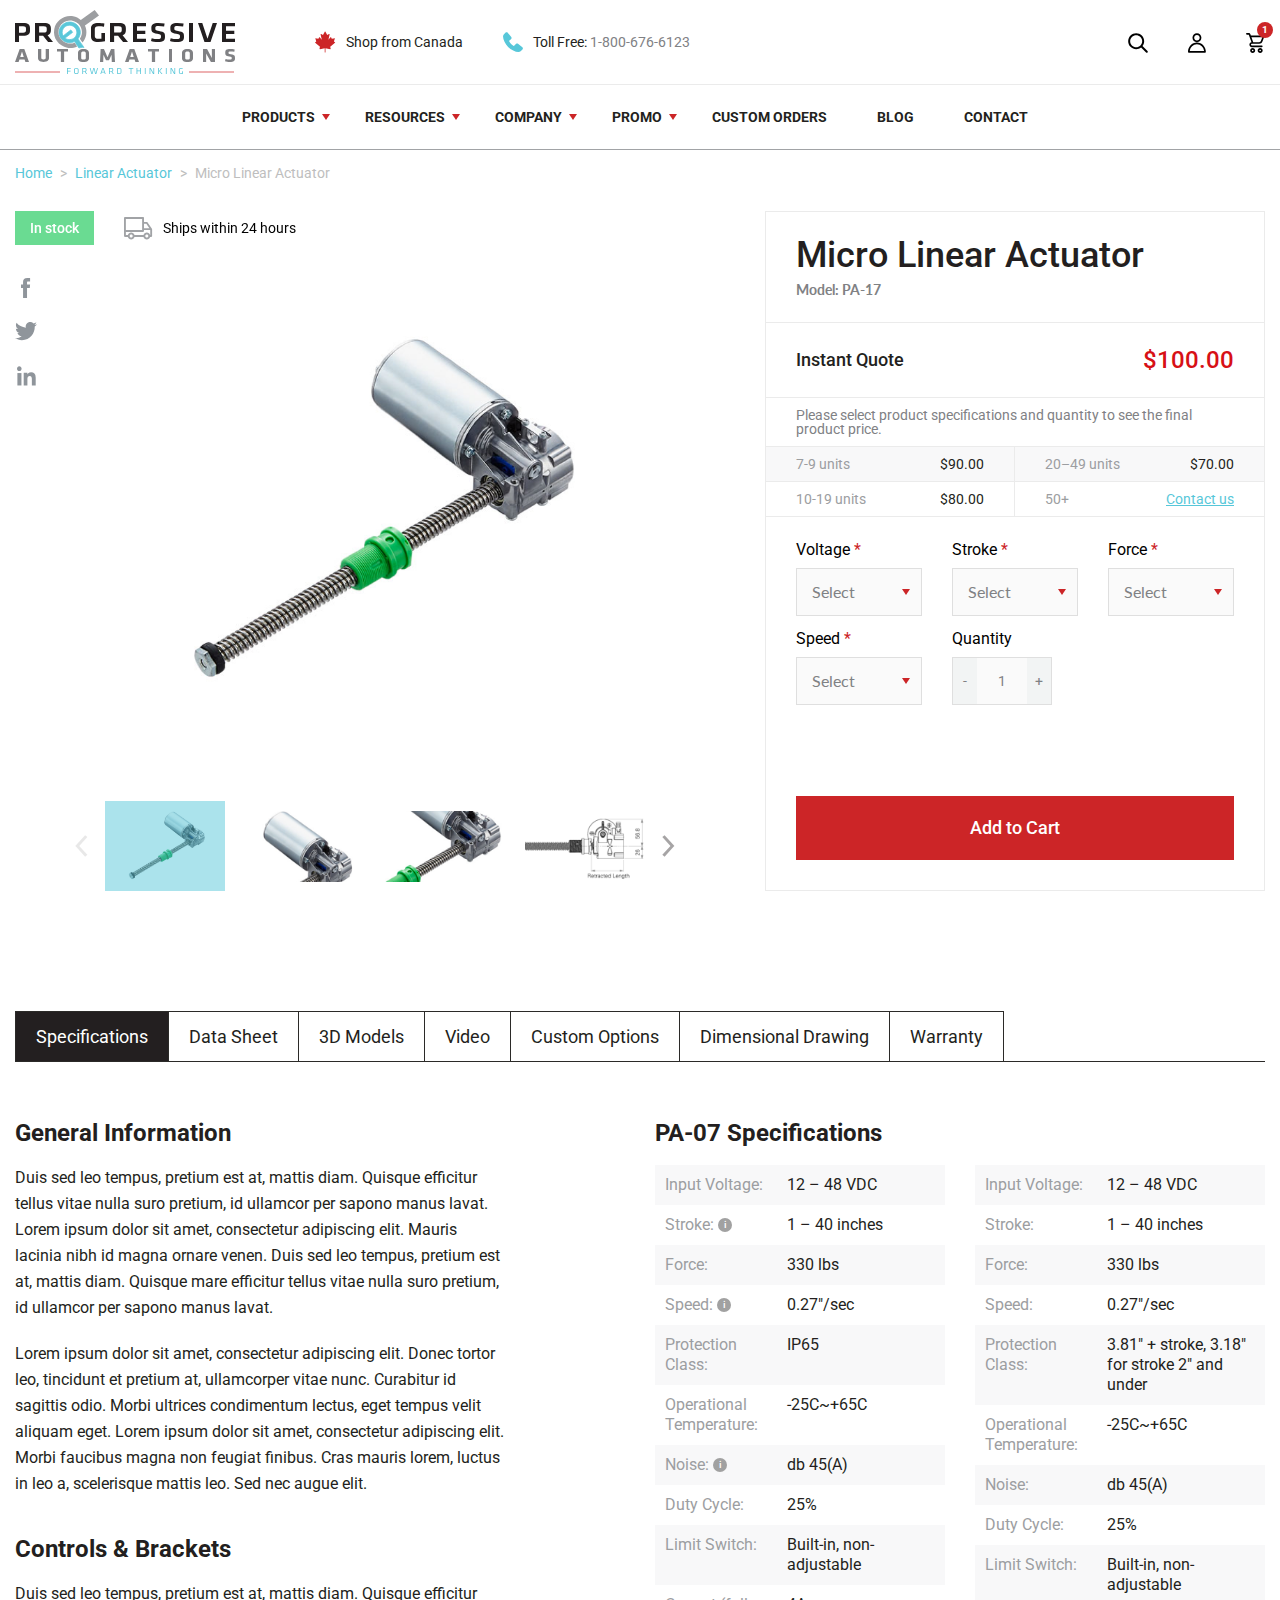
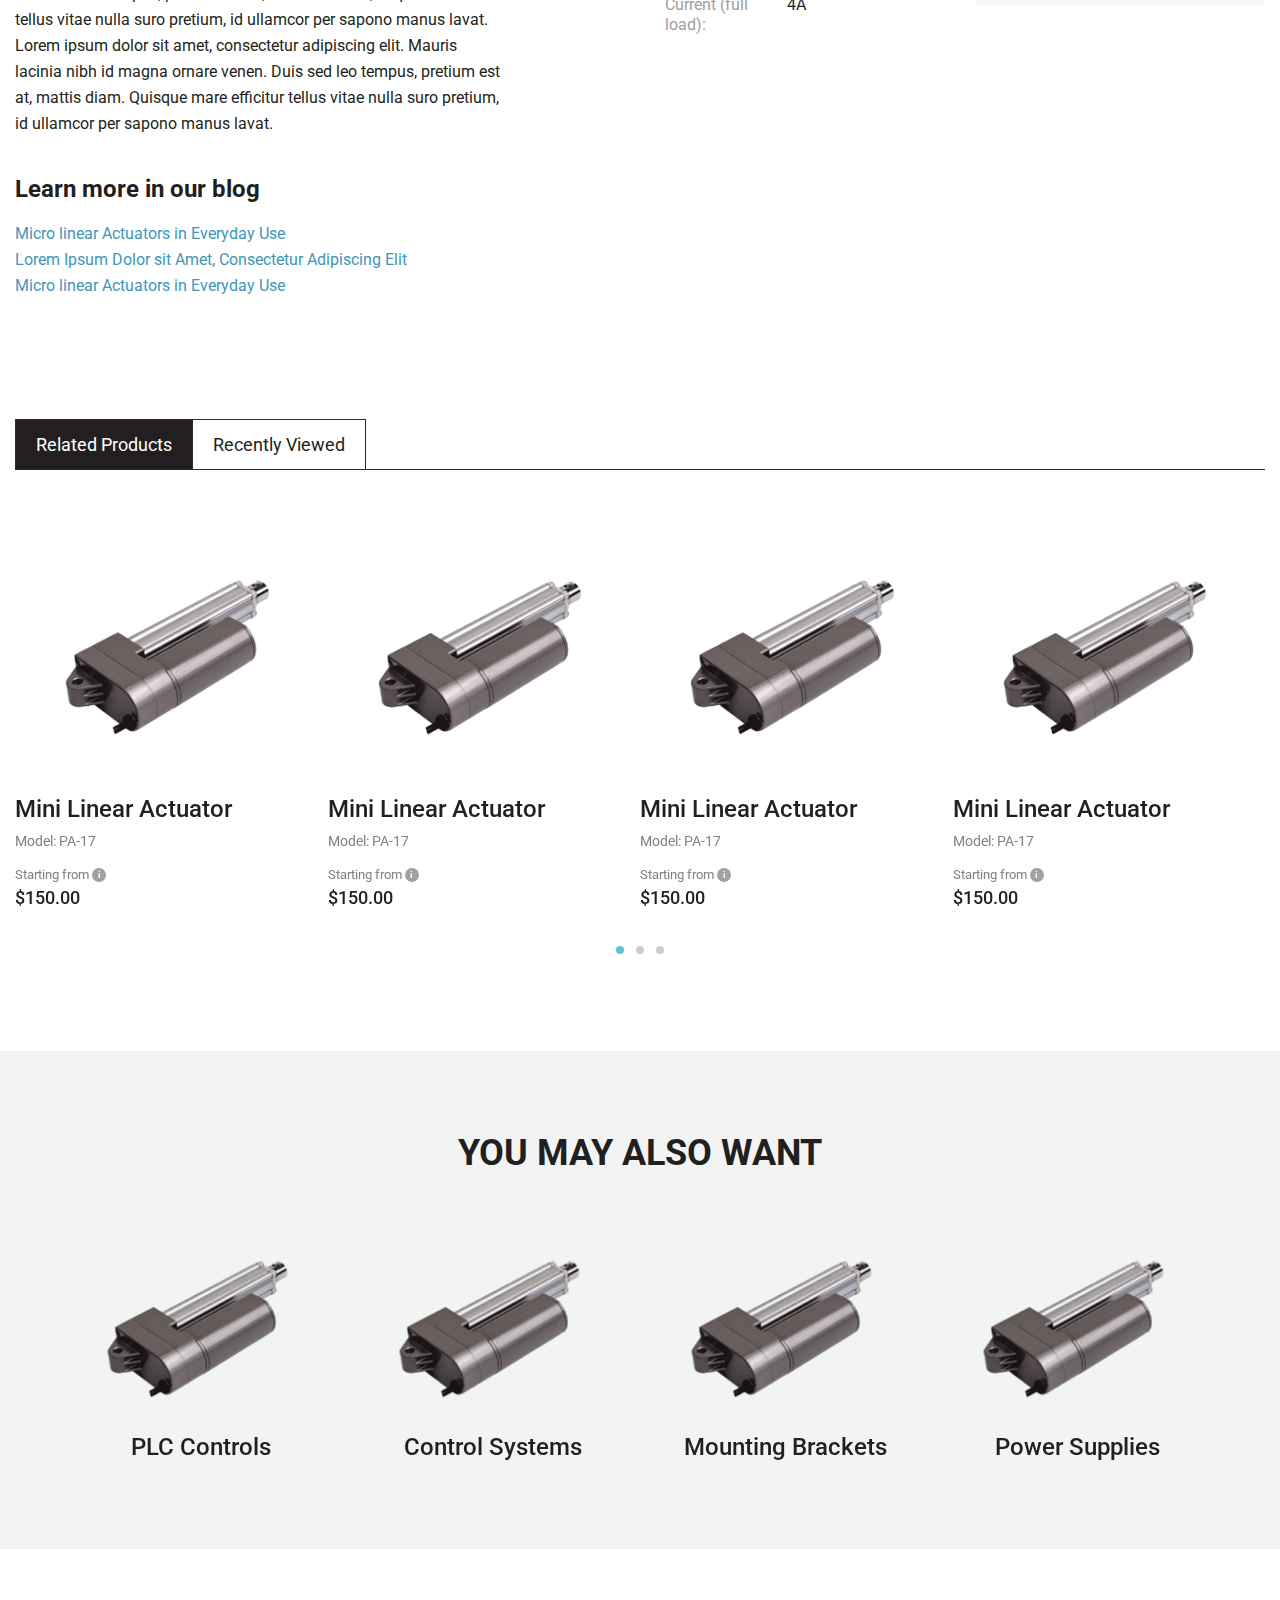
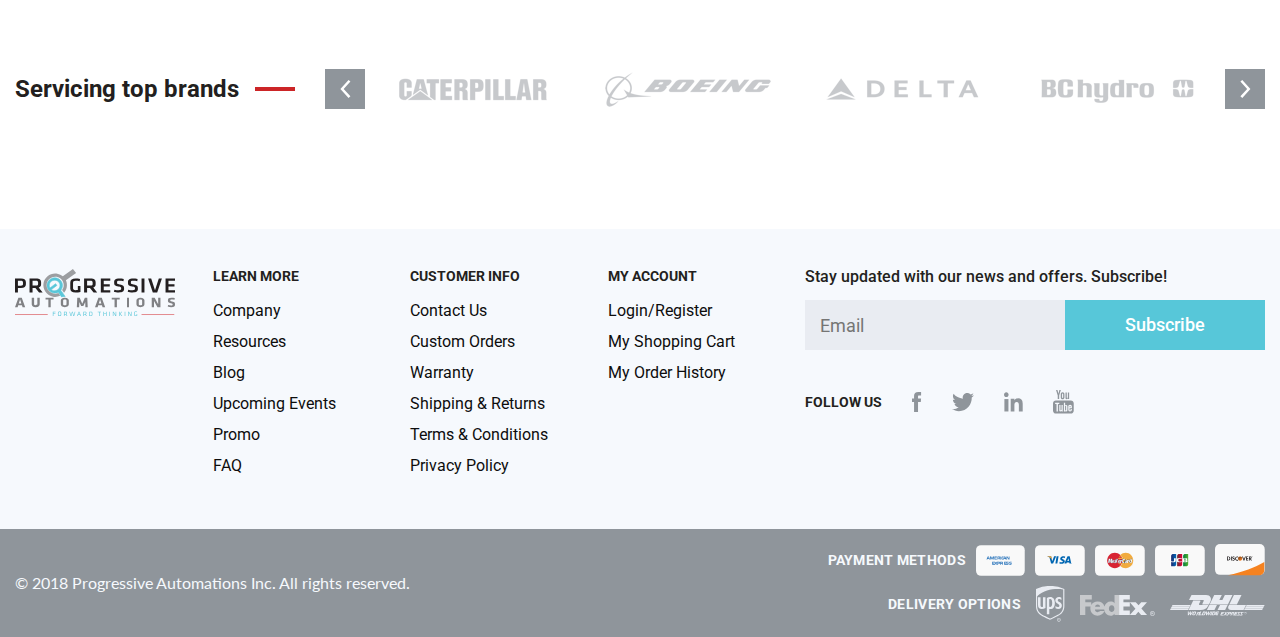
<file: catalog-item.html>
<!DOCTYPE html>
<html lang="ru">
<head>
    <meta charset="UTF-8">
    <title>Progressive Automations</title>
    <meta name="viewport" content="width=device-width, initial-scale=1, shrink-to-fit=no">
    <link href="bootstrap.css" rel="stylesheet" type="text/css">
    <link href="swiper.css" rel="stylesheet" type="text/css">
    <link href="select2.css" rel="stylesheet" type="text/css">
    <link href="jquery.scrollbar.css" rel="stylesheet" type="text/css">
    <link href="style.css" rel="stylesheet" type="text/css">
    <link href="https://fonts.googleapis.com/css?family=Lato:400,700|Roboto:300,400,500,700&amp;subset=latin-ext" rel="stylesheet"> 
</head>

<body>

    <div class="proauto">
        <div class="row no-gutters align-content-between">
            <div class="col-12">
                <div class="topping">
                    <div class="topping__line-top">
                        <div class="container-fluid container-fluid-b">
                            <div class="row align-items-center">
                                <div class="col-3 order-lg-4 order-2 d-lg-none d-block">
                                    <div class="mobile-menu__trigger">
                                        <svg width="25px" height="16px" viewBox="0 0 25 16" version="1.1"
                                             xmlns="http://www.w3.org/2000/svg"
                                             xmlns:xlink="http://www.w3.org/1999/xlink">
                                            <g stroke="none" stroke-width="1" fill="none" fill-rule="evenodd">
                                                <g transform="translate(-10.000000, -62.000000)" fill="#000000"
                                                   fill-rule="nonzero">
                                                    <g transform="translate(-13.000000, -1.000000)">
                                                        <g transform="translate(23.000000, 63.000000)">
                                                            <path d="M0,16 L25,16 L25,13.3333333 L0,13.3333333 L0,16 Z M0,9.33333333 L25,9.33333333 L25,6.66666667 L0,6.66666667 L0,9.33333333 Z M0,0 L0,2.66666667 L25,2.66666667 L25,0 L0,0 Z"></path>
                                                        </g>
                                                    </g>
                                                </g>
                                            </g>
                                        </svg>
                                    </div>
                                </div>
                                <div class="col-lg-auto col-6 order-lg-1 order-3 text-lg-left text-center">
                                    <a href="#" class="topping__logo">
                                        <img src="img/logo.svg" class="img-fluid">
                                    </a>
                                </div>
                                <div class="col-lg col-12 order-lg-2 order-1">
                                    <div class="topping__info-block">
                                        <div class="row align-items-center justify-content-lg-start justify-content-between">
                                            <div class="col-auto order-lg-1 order-2">
                                                <div class="topping__info-canada d-flex align-items-center">
                                                    <svg width="21px" height="22px" viewBox="0 0 21 22" version="1.1"
                                                         xmlns="http://www.w3.org/2000/svg"
                                                         xmlns:xlink="http://www.w3.org/1999/xlink">
                                                        <g stroke="none" stroke-width="1" fill="none"
                                                           fill-rule="evenodd">
                                                            <g transform="translate(-382.000000, -25.000000)"
                                                               fill="#CC2527" fill-rule="nonzero">
                                                                <g transform="translate(382.000000, 25.000000)">
                                                                    <path d="M20.1621902,11.4554578 C20.1527218,11.3265674 20.0820166,11.2109974 19.973315,11.1468059 L18.9365919,10.5338154 C19.0749282,10.0684907 19.5030945,8.66376297 19.7993186,7.69581643 C19.8394054,7.56451569 19.8095248,7.42129005 19.7206206,7.31865979 C19.6317165,7.21615642 19.4968232,7.16959855 19.3662337,7.19611243 C18.4886281,7.37397102 17.2289683,7.62896087 16.8204765,7.71078597 L16.0632542,6.32584855 C16.0027551,6.2152261 15.8938076,6.14190065 15.7712109,6.1294683 C15.6479993,6.11665538 15.5278619,6.16689219 15.4476883,6.26330625 L13.4258876,8.69040369 C13.5950883,7.91325553 14.1831099,5.25413001 14.5914787,3.41097202 C14.6246794,3.26114962 14.5694679,3.10523793 14.4505601,3.01288338 C14.3317753,2.92052884 14.1708133,2.90873081 14.0408387,2.9828174 C13.4770413,3.30352106 12.6252584,3.78546457 12.2301699,4.00379169 L10.4283547,0.718609052 C10.3612154,0.596442284 10.2356676,0.520833333 10.0995446,0.520833333 C10.0994216,0.520833333 10.0994216,0.520833333 10.0992987,0.520833333 C9.96305276,0.520960199 9.83750485,0.596695989 9.77048858,0.719116488 L7.97457569,4.00391858 C7.57924123,3.78597203 6.72585982,3.30352108 6.16193949,2.98281743 C6.03171891,2.90873084 5.87100284,2.92052886 5.75221805,3.01288341 C5.63331029,3.10536479 5.57809875,3.26114964 5.61129945,3.41097205 L6.78242401,8.69408268 L4.75410617,6.26305255 C4.67393258,6.16676533 4.55293442,6.11665538 4.43070658,6.1294683 C4.30823283,6.14190065 4.19928529,6.21522608 4.1387862,6.32584855 L3.38205578,7.7100248 C2.96876832,7.62743853 1.71156782,7.37333672 0.835806696,7.19598556 C0.704479407,7.16972542 0.570200957,7.2161564 0.48141977,7.31878663 C0.392638583,7.42141687 0.362757948,7.56476937 0.402967714,7.69594327 C0.699437825,8.66325551 1.127973,10.0667146 1.2668012,10.5330542 L0.228233582,11.1466791 C0.11953198,11.2108705 0.0488267534,11.3265674 0.0393583897,11.455331 C0.0298900259,11.5842214 0.0828882286,11.7095597 0.180891813,11.7899893 L5.00175894,15.7444886 C4.91900307,16.0905644 4.67553114,17.0714507 4.51690549,17.7071493 C4.48431961,17.8376889 4.51948777,17.9762207 4.60974453,18.0736496 C4.70012425,18.1710786 4.83255822,18.2133232 4.96056544,18.1856675 L9.72302389,17.1517376 L9.72302389,21.1311175 C9.72302389,21.3464 9.89210162,21.5208333 10.1007743,21.5208333 C10.3094469,21.5208333 10.4785247,21.3464 10.4785247,21.1311175 L10.4785247,17.1516108 L15.2429506,18.1856676 C15.2687734,18.1912494 15.2948421,18.1940404 15.3206649,18.1940404 C15.4227263,18.1940404 15.5218366,18.1512883 15.5938945,18.0733959 C15.6841512,17.9758401 15.7191964,17.8370546 15.6863646,17.7063881 C15.5267552,17.072085 15.2821766,16.0938627 15.1981911,15.7460109 L20.0206568,11.7898624 C20.1186604,11.7095597 20.1716586,11.5842213 20.1621902,11.4554578 Z"></path>
                                                                </g>
                                                            </g>
                                                        </g>
                                                    </svg>
                                                    <span class="d-lg-inline d-none">Shop from Canada</span>
                                                    <span class="d-inline d-lg-none">Canada</span>
                                                </div>
                                            </div>
                                            <div class="col-auto order-lg-2 order-1">
                                                <div class="topping__info-phone d-flex align-items-center">
                                                    <svg width="20px" height="20px" viewBox="0 0 20 20" version="1.1"
                                                         xmlns="http://www.w3.org/2000/svg"
                                                         xmlns:xlink="http://www.w3.org/1999/xlink">
                                                        <g stroke="none" stroke-width="1" fill="none"
                                                           fill-rule="evenodd">
                                                            <g transform="translate(-571.000000, -26.000000)"
                                                               fill="#57C7D9">
                                                                <g transform="translate(571.000000, 26.000000)">
                                                                    <path d="M17.6293751,19.2660505 C15.5250688,21.3703572 8.77878281,18.6041495 5.09936947,14.9247365 C1.41962351,11.2449902 -1.34654175,4.49932807 0.758055439,2.39473088 L2.60981719,0.542968772 C3.15792175,-0.0051354386 4.04657404,-0.0051354386 4.5946786,0.542968772 C4.62766175,0.575952281 4.65898035,0.610559649 4.68851754,0.646661754 L8.26120491,5.01341895 C8.71778982,5.57148526 8.67722246,6.38473088 8.16736561,6.89458737 L6.20048632,8.86146702 C6.08758772,8.97436526 6.06514526,9.14925018 6.1458793,9.28699684 C6.75484456,10.3260028 7.41327053,11.1980526 8.11966211,11.9044439 C8.82605333,12.6108354 9.69810316,13.2692614 10.7371091,13.8782267 C10.8748558,13.9589607 11.0497404,13.9365182 11.1626389,13.8236196 L13.1295186,11.8567404 C13.6393751,11.3468835 14.4526207,11.3063161 15.010687,11.7629011 L19.3774442,15.3355884 C19.9773744,15.8264246 20.0658126,16.7106656 19.5749761,17.3105958 C19.5454389,17.3466979 19.5141204,17.3813053 19.4811372,17.4142888 L17.6293751,19.2660505 Z"></path>
                                                                </g>
                                                            </g>
                                                        </g>
                                                    </svg>
                                                    <span>Toll Free:  <a href="#">1-800-676-6123</a></span>
                                                </div>
                                            </div>
                                        </div>
                                    </div>
                                </div>
                                <div class="col-lg-auto col-3 order-4">
                                    <div class="row align-items-center justify-content-end">
                                        <div class="col-auto d-lg-block d-none">
                                            <a href="#" class="topping__search">
                                                <svg width="20px" height="20px" viewBox="0 0 20 20" version="1.1"
                                                     xmlns="http://www.w3.org/2000/svg"
                                                     xmlns:xlink="http://www.w3.org/1999/xlink">
                                                    <g stroke="none" stroke-width="1" fill="none" fill-rule="evenodd">
                                                        <g transform="translate(-1671.000000, -28.000000)"
                                                           fill-rule="nonzero">
                                                            <g transform="translate(1671.000000, 21.000000)">
                                                                <g transform="translate(0.000000, 7.000000)">
                                                                    <path d="M14.4917684,13.0775548 L19.4885358,18.0743222 C19.8772627,18.4630492 19.8785283,19.0920344 19.4852814,19.4852814 C19.0947571,19.8758057 18.4559712,19.8701848 18.0743222,19.4885358 L13.0775548,14.4917684 C9.9391253,16.9342662 5.39944393,16.7131524 2.51471863,13.8284271 C-0.609475708,10.7042328 -0.609475708,5.63891296 2.51471863,2.51471863 C5.63891296,-0.609475708 10.7042328,-0.609475708 13.8284271,2.51471863 C16.7131524,5.39944393 16.9342662,9.9391253 14.4917684,13.0775548 Z M12.4142136,12.4142136 C14.7573593,10.0710678 14.7573593,6.27207794 12.4142136,3.92893219 C10.0710678,1.58578644 6.27207794,1.58578644 3.92893219,3.92893219 C1.58578644,6.27207794 1.58578644,10.0710678 3.92893219,12.4142136 C6.27207794,14.7573593 10.0710678,14.7573593 12.4142136,12.4142136 Z"></path>
                                                                </g>
                                                            </g>
                                                        </g>
                                                    </g>
                                                </svg>
                                            </a>
                                        </div>
                                        <div class="col-auto d-lg-block d-none">
                                            <a href="#" class="topping__user">
                                                <svg width="18px" height="20px" viewBox="0 0 18 20" version="1.1"
                                                     xmlns="http://www.w3.org/2000/svg"
                                                     xmlns:xlink="http://www.w3.org/1999/xlink">
                                                    <g stroke="none" stroke-width="1" fill="none" fill-rule="evenodd">
                                                        <g transform="translate(-1751.000000, -28.000000)"
                                                           fill-rule="nonzero">
                                                            <g transform="translate(1671.000000, 21.000000)">
                                                                <g transform="translate(80.000000, 7.135706)">
                                                                    <path d="M8.93617021,0.0770595745 C6.47858298,0.0770595745 4.46808511,2.08757021 4.46808511,4.54514468 C4.46808511,7.00271915 6.47858298,9.01322979 8.93617021,9.01322979 C11.3937574,9.01322979 13.4042553,7.00271915 13.4042553,4.54514468 C13.4042553,2.08757021 11.3937574,0.0770595745 8.93617021,0.0770595745 Z M8.93617021,1.77918723 C10.4738638,1.77918723 11.7021277,3.00746383 11.7021277,4.54514468 C11.7021277,6.08282553 10.4738638,7.31110213 8.93617021,7.31110213 C7.3984766,7.31110213 6.17021277,6.08282553 6.17021277,4.54514468 C6.17021277,3.00746383 7.3984766,1.77918723 8.93617021,1.77918723 Z M8.93617021,9.43876596 C3.98671277,9.43876596 0,13.6632128 0,18.8004681 C4.6993962e-05,19.2704782 0.381053722,19.6514849 0.85106383,19.6515319 L17.0212766,19.6515319 C17.4912867,19.6514849 17.8722934,19.2704782 17.8723404,18.8004681 C17.8723404,13.6632128 13.8856298,9.43876596 8.93617021,9.43876596 Z M8.93617021,11.1408936 C12.6451106,11.1408936 15.6870064,14.0990426 16.0904255,17.9494043 L1.78191489,17.9494043 C2.18533404,14.0990426 5.22723191,11.1408936 8.93617021,11.1408936 Z"></path>
                                                                </g>
                                                            </g>
                                                        </g>
                                                    </g>
                                                </svg>
                                            </a>
                                        </div>
                                        <div class="col-auto">
                                            <a href="#" class="topping__cart">
                                                <svg width="19px" height="20px" viewBox="0 0 19 20" version="1.1"
                                                     xmlns="http://www.w3.org/2000/svg"
                                                     xmlns:xlink="http://www.w3.org/1999/xlink">
                                                    <g stroke="none" stroke-width="1" fill="none" fill-rule="evenodd">
                                                        <g transform="translate(-1809.000000, -28.000000)"
                                                           fill-rule="nonzero">
                                                            <g transform="translate(1671.000000, 21.000000)">
                                                                <g transform="translate(138.000000, 7.000000)">
                                                                    <path d="M2.75,0 L0.833333333,0 C0.373096042,-4.62592927e-17 0,0.373096042 0,0.833333333 C0,1.29357062 0.373096042,1.66666667 0.833333333,1.66666667 L2.75,1.66666667 L5.48958333,9.20208333 C4.2204308,9.41495956 3.32021373,10.556521 3.40910517,11.840329 C3.49799662,13.1241369 4.54695335,14.1307367 5.83333333,14.1666667 L15.8333333,14.1666667 C16.2935706,14.1666667 16.6666667,13.7935706 16.6666667,13.3333333 C16.6666667,12.873096 16.2935706,12.5 15.8333333,12.5 L5.83333333,12.5 C5.37309604,12.5 5,12.126904 5,11.6666667 C5,11.2064294 5.37309604,10.8333333 5.83333333,10.8333333 L13.16875,10.8333333 C14.6157692,10.8288344 15.9100755,9.93226632 16.4229167,8.57916667 L18.28125,3.625 C18.3768876,3.36903311 18.340961,3.08244266 18.1851003,2.85800326 C18.0292396,2.63356386 17.77325,2.49979495 17.5,2.5 L5,2.5 C4.94403731,2.50017444 4.8882224,2.50575593 4.83333333,2.51666667 L4.31666667,1.09791667 C4.07738856,0.438825506 3.45118127,-1.92313865e-05 2.75,0 Z M16.2916667,4.16666667 L14.8625,7.99375 C14.596116,8.6983964 13.9220658,9.16517408 13.16875,9.16666667 L7.25,9.16666667 L5.43125,4.16666667 L16.2916667,4.16666667 Z M4.16666667,17.5 C4.16666667,18.8807119 5.28595479,20 6.66666667,20 C8.04737854,20 9.16666667,18.8807119 9.16666667,17.5 C9.16666667,16.1192881 8.04737854,15 6.66666667,15 C5.28595479,15 4.16666667,16.1192881 4.16666667,17.5 Z M7.5,17.5 C7.5,17.9602373 7.12690396,18.3333333 6.66666667,18.3333333 C6.20642938,18.3333333 5.83333333,17.9602373 5.83333333,17.5 C5.83333333,17.0397627 6.20642938,16.6666667 6.66666667,16.6666667 C7.12690396,16.6666667 7.5,17.0397627 7.5,17.5 Z M14.1666667,15 C12.7859548,15 11.6666667,16.1192881 11.6666667,17.5 C11.6666667,18.8807119 12.7859548,20 14.1666667,20 C15.5473785,20 16.6666667,18.8807119 16.6666667,17.5 C16.6666667,16.1192881 15.5473785,15 14.1666667,15 Z M14.1666667,18.3333333 C13.7064294,18.3333333 13.3333333,17.9602373 13.3333333,17.5 C13.3333333,17.0397627 13.7064294,16.6666667 14.1666667,16.6666667 C14.626904,16.6666667 15,17.0397627 15,17.5 C15,17.9602373 14.626904,18.3333333 14.1666667,18.3333333 Z"></path>
                                                                </g>
                                                            </g>
                                                        </g>
                                                    </g>
                                                </svg>
                                                <span class="topping__ico-amount">1</span>
                                            </a>
                                        </div>
                                    </div>
                                </div>
                            </div>
                        </div>
                    </div>
                    <div class="topping__line-bottom d-lg-block d-none">
                        <div class="container-fluid container-fluid-b">
                            <div class="row align-items-center justify-content-center">
                                <div class="col-auto">
                                    <div class="topping__nav">
                                        <div class="row no-gutters">
                                            <div class="col-auto">
                                                <div class="topping__nav-item topping__nav-item--drop">
                                                    <div class="topping__nav-name">Products</div>
                                                    <div class="topping__nav-dropdown-wrap">
                                                        <div class="topping__nav-dropdown">
                                                            <div class="topping__nav-dropdown-block">
                                                                <a href="#"
                                                                   class="topping__nav-dropdown-link d-flex align-items-center"><span>Linear actuators</span></a>
                                                                <a href="#"
                                                                   class="topping__nav-dropdown-link d-flex align-items-center"><span>Control systems</span></a>
                                                                <a href="#"
                                                                   class="topping__nav-dropdown-link d-flex align-items-center"><span>PLC controls</span></a>
                                                                <a href="#"
                                                                   class="topping__nav-dropdown-link d-flex align-items-center"><span>Mounting brackets</span></a>
                                                                <a href="#"
                                                                   class="topping__nav-dropdown-link d-flex align-items-center"><span>Power supplies</span></a>
                                                                <a href="#"
                                                                   class="topping__nav-dropdown-link d-flex align-items-center"><span>Actuator parts</span></a>
                                                                <a href="#"
                                                                   class="topping__nav-dropdown-link d-flex align-items-center"><span>Accessories</span></a>
                                                            </div>
                                                            <div class="topping__nav-dropdown-block">
                                                                <a href="#"
                                                                   class="topping__nav-dropdown-link d-flex align-items-center"><span>Table lifts</span></a>
                                                                <a href="#"
                                                                   class="topping__nav-dropdown-link d-flex align-items-center"><span>TV lifts</span></a>
                                                            </div>
                                                        </div>
                                                    </div>
                                                </div>
                                            </div>
                                            <div class="col-auto">
                                                <div class="topping__nav-item topping__nav-item--drop">
                                                    <div class="topping__nav-name">Resources</div>
                                                    <div class="topping__nav-dropdown-wrap">
                                                        <div class="topping__nav-dropdown">
                                                            <div class="topping__nav-dropdown-block">
                                                                <a href="#"
                                                                   class="topping__nav-dropdown-link d-flex align-items-center"><span>Linear actuators</span></a>
                                                                <a href="#"
                                                                   class="topping__nav-dropdown-link d-flex align-items-center"><span>Control systems</span></a>
                                                                <a href="#"
                                                                   class="topping__nav-dropdown-link d-flex align-items-center"><span>PLC controls</span></a>
                                                                <a href="#"
                                                                   class="topping__nav-dropdown-link d-flex align-items-center"><span>Mounting brackets</span></a>
                                                                <a href="#"
                                                                   class="topping__nav-dropdown-link d-flex align-items-center"><span>Power supplies</span></a>
                                                                <a href="#"
                                                                   class="topping__nav-dropdown-link d-flex align-items-center"><span>Actuator parts</span></a>
                                                                <a href="#"
                                                                   class="topping__nav-dropdown-link d-flex align-items-center"><span>Accessories</span></a>
                                                            </div>
                                                            <div class="topping__nav-dropdown-block">
                                                                <a href="#"
                                                                   class="topping__nav-dropdown-link d-flex align-items-center"><span>Table lifts</span></a>
                                                                <a href="#"
                                                                   class="topping__nav-dropdown-link d-flex align-items-center"><span>TV lifts</span></a>
                                                            </div>
                                                        </div>
                                                    </div>
                                                </div>
                                            </div>
                                            <div class="col-auto">
                                                <div class="topping__nav-item topping__nav-item--drop">
                                                    <div class="topping__nav-name">Company</div>
                                                    <div class="topping__nav-dropdown-wrap">
                                                        <div class="topping__nav-dropdown">
                                                            <div class="topping__nav-dropdown-block">
                                                                <a href="#"
                                                                   class="topping__nav-dropdown-link d-flex align-items-center"><span>Linear actuators</span></a>
                                                                <a href="#"
                                                                   class="topping__nav-dropdown-link d-flex align-items-center"><span>Control systems</span></a>
                                                                <a href="#"
                                                                   class="topping__nav-dropdown-link d-flex align-items-center"><span>PLC controls</span></a>
                                                                <a href="#"
                                                                   class="topping__nav-dropdown-link d-flex align-items-center"><span>Mounting brackets</span></a>
                                                                <a href="#"
                                                                   class="topping__nav-dropdown-link d-flex align-items-center"><span>Power supplies</span></a>
                                                                <a href="#"
                                                                   class="topping__nav-dropdown-link d-flex align-items-center"><span>Actuator parts</span></a>
                                                                <a href="#"
                                                                   class="topping__nav-dropdown-link d-flex align-items-center"><span>Accessories</span></a>
                                                            </div>
                                                            <div class="topping__nav-dropdown-block">
                                                                <a href="#"
                                                                   class="topping__nav-dropdown-link d-flex align-items-center"><span>Table lifts</span></a>
                                                                <a href="#"
                                                                   class="topping__nav-dropdown-link d-flex align-items-center"><span>TV lifts</span></a>
                                                            </div>
                                                        </div>
                                                    </div>
                                                </div>
                                            </div>
                                            <div class="col-auto">
                                                <div class="topping__nav-item topping__nav-item--drop">
                                                    <div class="topping__nav-name">Promo</div>
                                                    <div class="topping__nav-dropdown-wrap">
                                                        <div class="topping__nav-dropdown">
                                                            <div class="topping__nav-dropdown-block">
                                                                <a href="#"
                                                                   class="topping__nav-dropdown-link d-flex align-items-center"><span>Linear actuators</span></a>
                                                                <a href="#"
                                                                   class="topping__nav-dropdown-link d-flex align-items-center"><span>Control systems</span></a>
                                                                <a href="#"
                                                                   class="topping__nav-dropdown-link d-flex align-items-center"><span>PLC controls</span></a>
                                                                <a href="#"
                                                                   class="topping__nav-dropdown-link d-flex align-items-center"><span>Mounting brackets</span></a>
                                                                <a href="#"
                                                                   class="topping__nav-dropdown-link d-flex align-items-center"><span>Power supplies</span></a>
                                                                <a href="#"
                                                                   class="topping__nav-dropdown-link d-flex align-items-center"><span>Actuator parts</span></a>
                                                                <a href="#"
                                                                   class="topping__nav-dropdown-link d-flex align-items-center"><span>Accessories</span></a>
                                                            </div>
                                                            <div class="topping__nav-dropdown-block">
                                                                <a href="#"
                                                                   class="topping__nav-dropdown-link d-flex align-items-center"><span>Table lifts</span></a>
                                                                <a href="#"
                                                                   class="topping__nav-dropdown-link d-flex align-items-center"><span>TV lifts</span></a>
                                                            </div>
                                                        </div>
                                                    </div>
                                                </div>
                                            </div>
                                            <div class="col-auto">
                                                <div class="topping__nav-item">
                                                    <a href="#" class="topping__nav-name">Custom Orders</a>
                                                </div>
                                            </div>
                                            <div class="col-auto">
                                                <div class="topping__nav-item">
                                                    <a href="#" class="topping__nav-name">Blog</a>
                                                </div>
                                            </div>
                                            <div class="col-auto">
                                                <div class="topping__nav-item">
                                                    <a href="#" class="topping__nav-name">Contact</a>
                                                </div>
                                            </div>
                                        </div>
                                    </div>
                                </div>
                            </div>
                        </div>
                    </div>
                    <div class="mobile-menu">
                        <div class="topping__nav-item topping__nav-item--drop">
                            <div class="topping__nav-name">Products</div>
                            <div class="topping__nav-dropdown-wrap">
                                <div class="topping__nav-dropdown">
                                    <div class="topping__nav-dropdown-block">
                                        <a href="#" class="topping__nav-dropdown-link d-flex align-items-center"><span>Linear actuators</span></a>
                                        <a href="#" class="topping__nav-dropdown-link d-flex align-items-center"><span>Control systems</span></a>
                                        <a href="#" class="topping__nav-dropdown-link d-flex align-items-center"><span>PLC controls</span></a>
                                        <a href="#" class="topping__nav-dropdown-link d-flex align-items-center"><span>Mounting brackets</span></a>
                                        <a href="#" class="topping__nav-dropdown-link d-flex align-items-center"><span>Power supplies</span></a>
                                        <a href="#" class="topping__nav-dropdown-link d-flex align-items-center"><span>Actuator parts</span></a>
                                        <a href="#" class="topping__nav-dropdown-link d-flex align-items-center"><span>Accessories</span></a>
                                    </div>
                                    <div class="topping__nav-dropdown-block">
                                        <a href="#" class="topping__nav-dropdown-link d-flex align-items-center"><span>Table lifts</span></a>
                                        <a href="#" class="topping__nav-dropdown-link d-flex align-items-center"><span>TV lifts</span></a>
                                    </div>
                                </div>
                            </div>
                        </div>
                        <div class="topping__nav-item topping__nav-item--drop">
                            <div class="topping__nav-name">Resources</div>
                            <div class="topping__nav-dropdown-wrap">
                                <div class="topping__nav-dropdown">
                                    <div class="topping__nav-dropdown-block">
                                        <a href="#" class="topping__nav-dropdown-link d-flex align-items-center"><span>Linear actuators</span></a>
                                        <a href="#" class="topping__nav-dropdown-link d-flex align-items-center"><span>Control systems</span></a>
                                        <a href="#" class="topping__nav-dropdown-link d-flex align-items-center"><span>PLC controls</span></a>
                                        <a href="#" class="topping__nav-dropdown-link d-flex align-items-center"><span>Mounting brackets</span></a>
                                        <a href="#" class="topping__nav-dropdown-link d-flex align-items-center"><span>Power supplies</span></a>
                                        <a href="#" class="topping__nav-dropdown-link d-flex align-items-center"><span>Actuator parts</span></a>
                                        <a href="#" class="topping__nav-dropdown-link d-flex align-items-center"><span>Accessories</span></a>
                                    </div>
                                    <div class="topping__nav-dropdown-block">
                                        <a href="#" class="topping__nav-dropdown-link d-flex align-items-center"><span>Table lifts</span></a>
                                        <a href="#" class="topping__nav-dropdown-link d-flex align-items-center"><span>TV lifts</span></a>
                                    </div>
                                </div>
                            </div>
                        </div>
                        <div class="topping__nav-item topping__nav-item--drop">
                            <div class="topping__nav-name">Company</div>
                            <div class="topping__nav-dropdown-wrap">
                                <div class="topping__nav-dropdown">
                                    <div class="topping__nav-dropdown-block">
                                        <a href="#" class="topping__nav-dropdown-link d-flex align-items-center"><span>Linear actuators</span></a>
                                        <a href="#" class="topping__nav-dropdown-link d-flex align-items-center"><span>Control systems</span></a>
                                        <a href="#" class="topping__nav-dropdown-link d-flex align-items-center"><span>PLC controls</span></a>
                                        <a href="#" class="topping__nav-dropdown-link d-flex align-items-center"><span>Mounting brackets</span></a>
                                        <a href="#" class="topping__nav-dropdown-link d-flex align-items-center"><span>Power supplies</span></a>
                                        <a href="#" class="topping__nav-dropdown-link d-flex align-items-center"><span>Actuator parts</span></a>
                                        <a href="#" class="topping__nav-dropdown-link d-flex align-items-center"><span>Accessories</span></a>
                                    </div>
                                    <div class="topping__nav-dropdown-block">
                                        <a href="#" class="topping__nav-dropdown-link d-flex align-items-center"><span>Table lifts</span></a>
                                        <a href="#" class="topping__nav-dropdown-link d-flex align-items-center"><span>TV lifts</span></a>
                                    </div>
                                </div>
                            </div>
                        </div>
                        <div class="topping__nav-item topping__nav-item--drop">
                            <div class="topping__nav-name">Promo</div>
                            <div class="topping__nav-dropdown-wrap">
                                <div class="topping__nav-dropdown">
                                    <div class="topping__nav-dropdown-block">
                                        <a href="#" class="topping__nav-dropdown-link d-flex align-items-center"><span>Linear actuators</span></a>
                                        <a href="#" class="topping__nav-dropdown-link d-flex align-items-center"><span>Control systems</span></a>
                                        <a href="#" class="topping__nav-dropdown-link d-flex align-items-center"><span>PLC controls</span></a>
                                        <a href="#" class="topping__nav-dropdown-link d-flex align-items-center"><span>Mounting brackets</span></a>
                                        <a href="#" class="topping__nav-dropdown-link d-flex align-items-center"><span>Power supplies</span></a>
                                        <a href="#" class="topping__nav-dropdown-link d-flex align-items-center"><span>Actuator parts</span></a>
                                        <a href="#" class="topping__nav-dropdown-link d-flex align-items-center"><span>Accessories</span></a>
                                    </div>
                                    <div class="topping__nav-dropdown-block">
                                        <a href="#" class="topping__nav-dropdown-link d-flex align-items-center"><span>Table lifts</span></a>
                                        <a href="#" class="topping__nav-dropdown-link d-flex align-items-center"><span>TV lifts</span></a>
                                    </div>
                                </div>
                            </div>
                        </div>
                        <div class="topping__nav-item">
                            <a href="#" class="topping__nav-name">Custom Orders</a>
                        </div>
                        <div class="topping__nav-item">
                            <a href="#" class="topping__nav-name">Blog</a>
                        </div>
                        <div class="topping__nav-item">
                            <a href="#" class="topping__nav-name">Contact</a>
                        </div>
                        <a href="#" class="mobile-menu__user d-flex align-items-center">
                            <span class="mobile-menu__user-ico text-center">
                                <svg width="18px" height="20px" viewBox="0 0 18 20" version="1.1"
                                     xmlns="http://www.w3.org/2000/svg" xmlns:xlink="http://www.w3.org/1999/xlink">
                                    <g stroke="none" stroke-width="1" fill="none" fill-rule="evenodd">
                                        <g transform="translate(-1751.000000, -28.000000)" fill-rule="nonzero">
                                            <g transform="translate(1671.000000, 21.000000)">
                                                <g transform="translate(80.000000, 7.135706)">
                                                    <path d="M8.93617021,0.0770595745 C6.47858298,0.0770595745 4.46808511,2.08757021 4.46808511,4.54514468 C4.46808511,7.00271915 6.47858298,9.01322979 8.93617021,9.01322979 C11.3937574,9.01322979 13.4042553,7.00271915 13.4042553,4.54514468 C13.4042553,2.08757021 11.3937574,0.0770595745 8.93617021,0.0770595745 Z M8.93617021,1.77918723 C10.4738638,1.77918723 11.7021277,3.00746383 11.7021277,4.54514468 C11.7021277,6.08282553 10.4738638,7.31110213 8.93617021,7.31110213 C7.3984766,7.31110213 6.17021277,6.08282553 6.17021277,4.54514468 C6.17021277,3.00746383 7.3984766,1.77918723 8.93617021,1.77918723 Z M8.93617021,9.43876596 C3.98671277,9.43876596 0,13.6632128 0,18.8004681 C4.6993962e-05,19.2704782 0.381053722,19.6514849 0.85106383,19.6515319 L17.0212766,19.6515319 C17.4912867,19.6514849 17.8722934,19.2704782 17.8723404,18.8004681 C17.8723404,13.6632128 13.8856298,9.43876596 8.93617021,9.43876596 Z M8.93617021,11.1408936 C12.6451106,11.1408936 15.6870064,14.0990426 16.0904255,17.9494043 L1.78191489,17.9494043 C2.18533404,14.0990426 5.22723191,11.1408936 8.93617021,11.1408936 Z"></path>
                                                </g>
                                            </g>
                                        </g>
                                    </g>
                                </svg>
                            </span>
                            <span>John Davis Miller</span>
                        </a>
                        <a href="#" class="mobile-menu__logout d-flex align-items-center">
                            <svg width="36px" height="30px" version="1.1" id="Capa_1" xmlns="http://www.w3.org/2000/svg" xmlns:xlink="http://www.w3.org/1999/xlink" x="0px" y="0px" viewBox="0 0 512 512" style="enable-background:new 0 0 512 512;" xml:space="preserve">
                                <g transform="translate(1 1)">
                                    <path d="M319,319c-11.782,0-21.333,9.551-21.333,21.333v128h-256V41.667h256v128c0,11.782,9.551,21.333,21.333,21.333
                                        s21.333-9.551,21.333-21.333V20.333C340.333,8.551,330.782-1,319-1H20.333C8.551-1-1,8.551-1,20.333v469.333
                                        C-1,501.449,8.551,511,20.333,511H319c11.782,0,21.333-9.551,21.333-21.333V340.333C340.333,328.551,330.782,319,319,319z"/>
                                    <path d="M506.164,268.52c0.204-0.248,0.38-0.509,0.571-0.764c0.226-0.302,0.461-0.598,0.671-0.913
                                        c0.204-0.304,0.38-0.62,0.566-0.932c0.17-0.285,0.349-0.564,0.506-0.857c0.17-0.318,0.315-0.646,0.468-0.971
                                        c0.145-0.306,0.297-0.607,0.428-0.921c0.13-0.315,0.236-0.637,0.35-0.957c0.121-0.337,0.25-0.669,0.354-1.013
                                        c0.097-0.32,0.168-0.646,0.249-0.969c0.089-0.351,0.187-0.698,0.258-1.055c0.074-0.375,0.118-0.753,0.173-1.13
                                        c0.044-0.311,0.104-0.617,0.135-0.933c0.138-1.4,0.138-2.811,0-4.211c-0.031-0.315-0.09-0.621-0.135-0.933
                                        c-0.054-0.377-0.098-0.756-0.173-1.13c-0.071-0.358-0.169-0.704-0.258-1.055c-0.081-0.324-0.152-0.649-0.249-0.969
                                        c-0.104-0.344-0.233-0.677-0.354-1.013c-0.115-0.32-0.22-0.642-0.35-0.957c-0.13-0.314-0.283-0.615-0.428-0.921
                                        c-0.153-0.325-0.297-0.653-0.468-0.971c-0.157-0.293-0.336-0.572-0.506-0.857c-0.186-0.312-0.363-0.628-0.566-0.932
                                        c-0.211-0.315-0.445-0.611-0.671-0.913c-0.191-0.255-0.368-0.516-0.571-0.764c-0.439-0.535-0.903-1.05-1.392-1.54
                                        c-0.007-0.008-0.014-0.016-0.021-0.023l-85.333-85.333c-8.331-8.331-21.839-8.331-30.17,0s-8.331,21.839,0,30.17l48.915,48.915
                                        H255c-11.782,0-21.333,9.551-21.333,21.333c0,11.782,9.551,21.333,21.333,21.333h183.163l-48.915,48.915
                                        c-8.331,8.331-8.331,21.839,0,30.17c8.331,8.331,21.839,8.331,30.17,0l85.333-85.333c0.008-0.008,0.014-0.016,0.021-0.023
                                        C505.261,269.57,505.725,269.055,506.164,268.52z"/>
                                </g>
                            </svg>
                            <span>Sign Out</span>
                        </a>
                    </div>
                </div>
                <div class="proauto__content">

                    <nav aria-label="breadcrumb">
                        <div class="container-fluid container-fluid-b">
                            <ol class="breadcrumb">
                                <li class="breadcrumb-item"><a href="#">Home</a></li>
                                <li class="breadcrumb-item"><a href="#">Linear Actuator</a></li>
                                <li class="breadcrumb-item active" aria-current="page">Micro Linear Actuator</li>
                            </ol>
                        </div>
                    </nav>

                    <div class="catalog-item">
                        <div class="container-fluid container-fluid-b">
                            <div class="row">
                                <div class="col-xl col-12">
                                    <div class="catalog-item__info-line1 d-block d-xl-none text-center">
                                        <div class="catalog-item__info-header">Micro Linear Actuator</div>
                                        <div class="catalog-item__info-model">Model: PA-17</div>
                                    </div>
                                    <div class="catalog-item__soc d-block d-xl-none text-center">
                                        <a href="#" class="catalog-item__soc-item">
                                            <svg width="10px" height="20px" viewBox="0 0 10 20" version="1.1" xmlns="http://www.w3.org/2000/svg" xmlns:xlink="http://www.w3.org/1999/xlink">
                                                <g stroke="none" stroke-width="1" fill="none" fill-rule="evenodd">
                                                    <g transform="translate(-1381.000000, -173.000000)" fill="#8F959B">
                                                        <g transform="translate(1280.000000, 171.000000)">
                                                            <path d="M103.062989,22 L107.028997,22 L107.028997,11.9150964 L109.79586,11.9150964 L110.09106,8.53844488 L107.028997,8.53844488 L107.028997,6.61511804 C107.028997,5.81893004 107.186409,5.50444011 107.944459,5.50444011 L110.09106,5.50444011 L110.09106,2 L107.344673,2 C104.393524,2 103.062989,3.3199047 103.062989,5.84622049 L103.062989,8.53844488 L101,8.53844488 L101,11.957115 L103.062989,11.957115 L103.062989,22 Z"></path>
                                                        </g>
                                                    </g>
                                                </g>
                                            </svg>
                                        </a>
                                        <a href="#" class="catalog-item__soc-item">
                                            <svg width="22px" height="19px" viewBox="0 0 22 19" version="1.1" xmlns="http://www.w3.org/2000/svg" xmlns:xlink="http://www.w3.org/1999/xlink">
                                                <g stroke="none" stroke-width="1" fill="none" fill-rule="evenodd">
                                                    <g transform="translate(-1420.000000, -174.000000)" fill="#8F959B">
                                                        <g transform="translate(1280.000000, 171.000000)">
                                                            <path d="M140,19.1122387 C141.997445,20.4139881 144.370052,21.1739371 146.918888,21.1739371 C155.298966,21.1739371 160.033369,13.9788735 159.747942,7.52562575 C160.629629,6.87942178 161.395091,6.07166682 162,5.15071627 C161.190211,5.51557973 160.320417,5.76230217 159.407917,5.87275029 C160.339337,5.30622284 161.055065,4.40670252 161.391847,3.33464134 C160.519891,3.8605063 159.553874,4.24240406 158.52623,4.448464 C157.702927,3.55663658 156.529867,3 155.231393,3 C152.318205,3 150.176966,5.76340115 150.834853,8.63340398 C147.083765,8.44218036 143.757574,6.61566506 141.532005,3.83907607 C140.349215,5.90187343 140.918446,8.5998849 142.928865,9.96537543 C142.18881,9.94174722 141.492002,9.7345883 140.883849,9.39115506 C140.835197,11.5171441 142.333145,13.5046609 144.504116,13.9481019 C143.868393,14.1239397 143.172666,14.1635032 142.466128,14.02613 C143.039684,15.8498978 144.706833,17.1752753 146.682114,17.2126409 C144.785218,18.7248461 142.394771,19.3996237 140,19.1122387"></path>
                                                        </g>
                                                    </g>
                                                </g>
                                            </svg>
                                        </a>
                                        <a href="#" class="catalog-item__soc-item">
                                            <svg width="19px" height="20px" viewBox="0 0 19 20" version="1.1" xmlns="http://www.w3.org/2000/svg" xmlns:xlink="http://www.w3.org/1999/xlink">
                                                <defs>
                                                    <polygon id="soc-path1" points="0 0.34855 4.56547009 0.34855 4.56547009 5.06055 0 5.06055"></polygon>
                                                </defs>
                                                <g stroke="none" stroke-width="1" fill="none" fill-rule="evenodd">
                                                    <g transform="translate(-1472.000000, -173.000000)">
                                                        <g transform="translate(1280.000000, 171.000000)">
                                                            <g transform="translate(192.000000, 2.000000)">
                                                                <g>
                                                                    <mask fill="white">
                                                                        <use xlink:href="#soc-path1"></use>
                                                                    </mask>
                                                                    <path d="M2.2826862,5.06055 C3.54373626,5.06055 4.56547009,4.00505 4.56547009,2.70405 C4.56547009,1.40355 3.54373626,0.34855 2.2826862,0.34855 C1.02163614,0.34855 -9.76800977e-05,1.40355 -9.76800977e-05,2.70405 C-9.76800977e-05,4.00505 1.02163614,5.06055 2.2826862,5.06055" fill="#8F959B"></path>
                                                                </g>
                                                                <path d="M10.4023443,12.79785 C10.4023443,11.00285 11.2091819,9.93335 12.7544811,9.93335 C14.1742613,9.93335 14.8560684,10.95985 14.8560684,12.79785 L14.8560684,19.49985 L18.698315,19.49985 L18.698315,11.41585 C18.698315,7.99585 16.8047863,6.34285 14.1605861,6.34285 C11.515409,6.34285 10.4023443,8.45235 10.4023443,8.45235 L10.4023443,6.73235 L6.69929182,6.73235 L6.69929182,19.49985 L10.4023443,19.49985 L10.4023443,12.79785 Z" fill="#8F959B"></path>
                                                                <polygon fill="#8F959B" points="0.38974359 19.475 4.44358974 19.475 4.44358974 7.069125 0.38974359 7.069125"></polygon>
                                                            </g>
                                                        </g>
                                                    </g>
                                                </g>
                                            </svg>
                                        </a>
                                    </div>
                                    <div class="catalog-item__left">
                                        <div class="catalog-item__abs-block d-xl-block d-none">
                                            <div class="row align-items-center">
                                                <div class="col-auto">
                                                    <div class="catalog-item__badge catalog-item__badge--green"><span>In stock</span></div>
                                                </div>
                                                <div class="col-auto">
                                                    <div class="catalog-item__ships d-flex align-items-center">
                                                        <img src="img/ships.svg">
                                                        <span>Ships within 24 hours</span>
                                                    </div>
                                                </div>
                                                <div class="w-100"></div>
                                                <div class="col-auto">
                                                    <div class="catalog-item__soc text-center">
                                                        <a href="#" class="catalog-item__soc-item">
                                                            <svg width="10px" height="20px" viewBox="0 0 10 20" version="1.1" xmlns="http://www.w3.org/2000/svg" xmlns:xlink="http://www.w3.org/1999/xlink">
                                                                <g stroke="none" stroke-width="1" fill="none" fill-rule="evenodd">
                                                                    <g transform="translate(-1381.000000, -173.000000)" fill="#8F959B">
                                                                        <g transform="translate(1280.000000, 171.000000)">
                                                                            <path d="M103.062989,22 L107.028997,22 L107.028997,11.9150964 L109.79586,11.9150964 L110.09106,8.53844488 L107.028997,8.53844488 L107.028997,6.61511804 C107.028997,5.81893004 107.186409,5.50444011 107.944459,5.50444011 L110.09106,5.50444011 L110.09106,2 L107.344673,2 C104.393524,2 103.062989,3.3199047 103.062989,5.84622049 L103.062989,8.53844488 L101,8.53844488 L101,11.957115 L103.062989,11.957115 L103.062989,22 Z"></path>
                                                                        </g>
                                                                    </g>
                                                                </g>
                                                            </svg>
                                                        </a>
                                                        <a href="#" class="catalog-item__soc-item">
                                                            <svg width="22px" height="19px" viewBox="0 0 22 19" version="1.1" xmlns="http://www.w3.org/2000/svg" xmlns:xlink="http://www.w3.org/1999/xlink">
                                                                <g stroke="none" stroke-width="1" fill="none" fill-rule="evenodd">
                                                                    <g transform="translate(-1420.000000, -174.000000)" fill="#8F959B">
                                                                        <g transform="translate(1280.000000, 171.000000)">
                                                                            <path d="M140,19.1122387 C141.997445,20.4139881 144.370052,21.1739371 146.918888,21.1739371 C155.298966,21.1739371 160.033369,13.9788735 159.747942,7.52562575 C160.629629,6.87942178 161.395091,6.07166682 162,5.15071627 C161.190211,5.51557973 160.320417,5.76230217 159.407917,5.87275029 C160.339337,5.30622284 161.055065,4.40670252 161.391847,3.33464134 C160.519891,3.8605063 159.553874,4.24240406 158.52623,4.448464 C157.702927,3.55663658 156.529867,3 155.231393,3 C152.318205,3 150.176966,5.76340115 150.834853,8.63340398 C147.083765,8.44218036 143.757574,6.61566506 141.532005,3.83907607 C140.349215,5.90187343 140.918446,8.5998849 142.928865,9.96537543 C142.18881,9.94174722 141.492002,9.7345883 140.883849,9.39115506 C140.835197,11.5171441 142.333145,13.5046609 144.504116,13.9481019 C143.868393,14.1239397 143.172666,14.1635032 142.466128,14.02613 C143.039684,15.8498978 144.706833,17.1752753 146.682114,17.2126409 C144.785218,18.7248461 142.394771,19.3996237 140,19.1122387"></path>
                                                                        </g>
                                                                    </g>
                                                                </g>
                                                            </svg>
                                                        </a>
                                                        <a href="#" class="catalog-item__soc-item">
                                                            <svg width="19px" height="20px" viewBox="0 0 19 20" version="1.1" xmlns="http://www.w3.org/2000/svg" xmlns:xlink="http://www.w3.org/1999/xlink">
                                                                <defs>
                                                                    <polygon id="soc-path1" points="0 0.34855 4.56547009 0.34855 4.56547009 5.06055 0 5.06055"></polygon>
                                                                </defs>
                                                                <g stroke="none" stroke-width="1" fill="none" fill-rule="evenodd">
                                                                    <g transform="translate(-1472.000000, -173.000000)">
                                                                        <g transform="translate(1280.000000, 171.000000)">
                                                                            <g transform="translate(192.000000, 2.000000)">
                                                                                <g>
                                                                                    <mask fill="white">
                                                                                        <use xlink:href="#soc-path1"></use>
                                                                                    </mask>
                                                                                    <path d="M2.2826862,5.06055 C3.54373626,5.06055 4.56547009,4.00505 4.56547009,2.70405 C4.56547009,1.40355 3.54373626,0.34855 2.2826862,0.34855 C1.02163614,0.34855 -9.76800977e-05,1.40355 -9.76800977e-05,2.70405 C-9.76800977e-05,4.00505 1.02163614,5.06055 2.2826862,5.06055" fill="#8F959B"></path>
                                                                                </g>
                                                                                <path d="M10.4023443,12.79785 C10.4023443,11.00285 11.2091819,9.93335 12.7544811,9.93335 C14.1742613,9.93335 14.8560684,10.95985 14.8560684,12.79785 L14.8560684,19.49985 L18.698315,19.49985 L18.698315,11.41585 C18.698315,7.99585 16.8047863,6.34285 14.1605861,6.34285 C11.515409,6.34285 10.4023443,8.45235 10.4023443,8.45235 L10.4023443,6.73235 L6.69929182,6.73235 L6.69929182,19.49985 L10.4023443,19.49985 L10.4023443,12.79785 Z" fill="#8F959B"></path>
                                                                                <polygon fill="#8F959B" points="0.38974359 19.475 4.44358974 19.475 4.44358974 7.069125 0.38974359 7.069125"></polygon>
                                                                            </g>
                                                                        </g>
                                                                    </g>
                                                                </g>
                                                            </svg>
                                                        </a>
                                                    </div>
                                                </div>
                                            </div>
                                        </div>
                                        <div class="product__thumbs">
                                            <div class="swiper-container swiper-container--product-img">
                                                <div class="swiper-wrapper">
                                                    <div class="swiper-slide">
                                                        <div class="product__item">
                                                            <div class="product__item-img" style="background-image: url('img/product-img1.png');"></div>
                                                        </div>
                                                    </div>
                                                    <div class="swiper-slide">
                                                        <div class="product__item">
                                                            <div class="product__item-img" style="background-image: url('img/product-img2.png');"></div>
                                                        </div>
                                                    </div>
                                                    <div class="swiper-slide">
                                                        <div class="product__item">
                                                            <div class="product__item-img" style="background-image: url('img/product-img3.png');"></div>
                                                        </div>
                                                    </div>
                                                    <div class="swiper-slide">
                                                        <div class="product__item">
                                                            <div class="product__item-img" style="background-image: url('img/product-img4.png');"></div>
                                                        </div>
                                                    </div>
                                                    <div class="swiper-slide">
                                                        <div class="product__item">
                                                            <div class="product__item-img" style="background-image: url('img/product-img1.png');"></div>
                                                        </div>
                                                    </div>
                                                    <div class="swiper-slide">
                                                        <div class="product__item">
                                                            <div class="product__item-img" style="background-image: url('img/product-img2.png');"></div>
                                                        </div>
                                                    </div>
                                                    <div class="swiper-slide">
                                                        <div class="product__item">
                                                            <div class="product__item-img" style="background-image: url('img/product-img3.png');"></div>
                                                        </div>
                                                    </div>
                                                    <div class="swiper-slide">
                                                        <div class="product__item">
                                                            <div class="product__item-img" style="background-image: url('img/product-img4.png');"></div>
                                                        </div>
                                                    </div>
                                                </div>
                                            </div>
                                            <div class="swiper-pagination swiper-pagination--product-img d-none"></div>
                                            <div class="swiper-thumbs__wrap">
                                                <div class="swiper-container swiper-container--product-img-thumbs">
                                                    <div class="swiper-wrapper">
                                                        <div class="swiper-slide">
                                                            <div class="product__thumb-item">
                                                                <div class="product__thumb-item-img" style="background-image: url('img/product-img1.png');"></div>
                                                            </div>
                                                        </div>
                                                        <div class="swiper-slide">
                                                            <div class="product__thumb-item">
                                                                <div class="product__thumb-item-img" style="background-image: url('img/product-img2.png');"></div>
                                                            </div>
                                                        </div>
                                                        <div class="swiper-slide">
                                                            <div class="product__thumb-item">
                                                                <div class="product__thumb-item-img" style="background-image: url('img/product-img3.png');"></div>
                                                            </div>
                                                        </div>
                                                        <div class="swiper-slide">
                                                            <div class="product__thumb-item">
                                                                <div class="product__thumb-item-img" style="background-image: url('img/product-img4.png');"></div>
                                                            </div>
                                                        </div>
                                                        <div class="swiper-slide">
                                                            <div class="product__thumb-item">
                                                                <div class="product__thumb-item-img" style="background-image: url('img/product-img1.png');"></div>
                                                            </div>
                                                        </div>
                                                        <div class="swiper-slide">
                                                            <div class="product__thumb-item">
                                                                <div class="product__thumb-item-img" style="background-image: url('img/product-img2.png');"></div>
                                                            </div>
                                                        </div>
                                                        <div class="swiper-slide">
                                                            <div class="product__thumb-item">
                                                                <div class="product__thumb-item-img" style="background-image: url('img/product-img3.png');"></div>
                                                            </div>
                                                        </div>
                                                        <div class="swiper-slide">
                                                            <div class="product__thumb-item">
                                                                <div class="product__thumb-item-img" style="background-image: url('img/product-img4.png');"></div>
                                                            </div>
                                                        </div>
                                                    </div>
                                                </div>
                                                <div class="swiper-button-prev--product-img-thumbs">
                                                    <svg width="13px" height="22px" viewBox="0 0 13 22" version="1.1" xmlns="http://www.w3.org/2000/svg" xmlns:xlink="http://www.w3.org/1999/xlink">
                                                        <g stroke="none" stroke-width="1" fill="none" fill-rule="evenodd" opacity="0.400000006">
                                                            <g transform="translate(-248.000000, -821.000000)" fill="#231F20" fill-rule="nonzero">
                                                                <g transform="translate(230.000000, 271.000000)">
                                                                    <g transform="translate(0.000000, 537.000000)">
                                                                        <g transform="translate(24.692308, 24.000000) scale(-1, 1) translate(-24.692308, -24.000000) translate(17.692308, 13.000000)">
                                                                            <polygon transform="translate(7.346154, 10.951869) scale(-1, 1) translate(-7.346154, -10.951869) " points="1.31498201 10.9518444 2.14326708 11.8576159 11.1025282 21.6353937 13.3773257 19.8238857 5.24634966 10.9518444 13.3773257 2.07985206 11.1025282 0.268344127 2.14326708 10.0461219 1.31498201 10.9518444"></polygon>
                                                                        </g>
                                                                    </g>
                                                                </g>
                                                            </g>
                                                        </g>
                                                    </svg>
                                                </div>
                                                <div class="swiper-button-next--product-img-thumbs">
                                                    <svg width="13px" height="22px" viewBox="0 0 13 22" version="1.1" xmlns="http://www.w3.org/2000/svg" xmlns:xlink="http://www.w3.org/1999/xlink">
                                                        <g stroke="none" stroke-width="1" fill="none" fill-rule="evenodd" opacity="0.400000006">
                                                            <g transform="translate(-1060.000000, -821.000000)" fill="#231F20" fill-rule="nonzero">
                                                                <g transform="translate(230.000000, 271.000000)">
                                                                    <g transform="translate(830.000000, 550.000000)">
                                                                        <polygon transform="translate(6.346154, 10.951869) scale(-1, 1) translate(-6.346154, -10.951869) " points="0.314982014 10.9518444 1.14326708 11.8576159 10.1025282 21.6353937 12.3773257 19.8238857 4.24634966 10.9518444 12.3773257 2.07985206 10.1025282 0.268344127 1.14326708 10.0461219 0.314982014 10.9518444"></polygon>
                                                                    </g>
                                                                </g>
                                                            </g>
                                                        </g>
                                                    </svg>
                                                </div>
                                            </div>
                                        </div>
                                        <div class="catalog-item__abs-block d-block d-xl-none">
                                            <div class="row align-items-center">
                                                <div class="col-auto">
                                                    <div class="catalog-item__badge catalog-item__badge--green"><span>In stock</span></div>
                                                </div>
                                                <div class="col-auto">
                                                    <div class="catalog-item__ships d-flex align-items-center">
                                                        <img src="img/ships.svg">
                                                        <span>Ships within 24 hours</span>
                                                    </div>
                                                </div>
                                            </div>
                                        </div>
                                    </div>
                                </div>
                                <div class="col-xl-auto col-12">
                                    <div class="catalog-item__right">
                                        <div class="catalog-item__info">
                                            <div class="row no-gutters flex-wrap align-content-between">
                                                <div class="col-12">
                                                    <div class="catalog-item__info-line1 d-xl-block d-none">
                                                        <div class="catalog-item__info-header">Micro Linear Actuator</div>
                                                        <div class="catalog-item__info-model">Model: PA-17</div>
                                                    </div>
                                                    <div class="catalog-item__info-line2">
                                                        <div class="catalog-item__info-price">
                                                            <div class="row no-gutters align-items-center">
                                                                <div class="col">
                                                                    <div class="catalog-item__info-price-text">Instant Quote</div>
                                                                </div>
                                                                <div class="col-auto">
                                                                    <div class="catalog-item__info-price-amount">$100.00</div>
                                                                </div>
                                                            </div>
                                                        </div>
                                                    </div>
                                                    <div class="catalog-item__info-line3">
                                                        <div class="catalog-item__info-table">
                                                            <div class="catalog-item__info-table-header">Please select product specifications and quantity to see the final product price.</div>
                                                            <div class="catalog-item__info-table-content">
                                                                <div class="row no-gutters">
                                                                    <div class="col-6">
                                                                        <div class="catalog-item__info-table-td d-flex align-items-center justify-content-between">
                                                                            <span class="catalog-item__info-table-td-left">7-9 units</span>
                                                                            <span class="catalog-item__info-table-td-right">$90.00</span>
                                                                        </div>
                                                                        <div class="catalog-item__info-table-td d-flex align-items-center justify-content-between">
                                                                            <span class="catalog-item__info-table-td-left">10-19 units</span>
                                                                            <span class="catalog-item__info-table-td-right">$80.00</span>
                                                                        </div>
                                                                    </div>
                                                                    <div class="col-6">
                                                                        <div class="catalog-item__info-table-td d-flex align-items-center justify-content-between">
                                                                            <span class="catalog-item__info-table-td-left">20–49 units</span>
                                                                            <span class="catalog-item__info-table-td-right">$70.00</span>
                                                                        </div>
                                                                        <div class="catalog-item__info-table-td d-flex align-items-center justify-content-between">
                                                                            <span class="catalog-item__info-table-td-left">50+</span>
                                                                            <span class="catalog-item__info-table-td-right"><a href="#">Contact us</a></span>
                                                                        </div>
                                                                    </div>
                                                                </div>
                                                            </div>
                                                        </div>
                                                    </div>
                                                    <div class="catalog-item__info-line4">
                                                        <div class="catalog-item__info-filter">
                                                            <div class="row">
                                                                <div class="col-lg-4 col-sm-6 col-12">
                                                                    <div class="catalog-item__info-filter-block">
                                                                        <div class="catalog-item__info-filter-header">Voltage <span>*</span></div>
                                                                        <div class="catalog-item__info-filter-content">
                                                                            <select class="select2-product">
                                                                                <option></option>
                                                                                <option>option1</option>
                                                                                <option>option2</option>
                                                                                <option>option3</option>
                                                                                <option>option4</option>
                                                                                <option>option1</option>
                                                                                <option>option2</option>
                                                                                <option>option3</option>
                                                                                <option>option4</option>
                                                                            </select>
                                                                        </div>
                                                                    </div>
                                                                </div>
                                                                <div class="col-lg-4 col-sm-6 col-12">
                                                                    <div class="catalog-item__info-filter-block">
                                                                        <div class="catalog-item__info-filter-header">Stroke <span>*</span></div>
                                                                        <div class="catalog-item__info-filter-content">
                                                                            <select class="select2-product">
                                                                                <option></option>
                                                                                <option>option1</option>
                                                                                <option>option2</option>
                                                                                <option>option3</option>
                                                                                <option>option4</option>
                                                                            </select>
                                                                        </div>
                                                                    </div>
                                                                </div>
                                                                <div class="col-lg-4 col-sm-6 col-12">
                                                                    <div class="catalog-item__info-filter-block">
                                                                        <div class="catalog-item__info-filter-header">Force <span>*</span></div>
                                                                        <div class="catalog-item__info-filter-content">
                                                                            <select class="select2-product">
                                                                                <option></option>
                                                                                <option>option1</option>
                                                                                <option>option2</option>
                                                                                <option>option3</option>
                                                                                <option>option4</option>
                                                                            </select>
                                                                        </div>
                                                                    </div>
                                                                </div>
                                                                <div class="col-lg-4 col-sm-6 col-12">
                                                                    <div class="catalog-item__info-filter-block">
                                                                        <div class="catalog-item__info-filter-header">Speed <span>*</span></div>
                                                                        <div class="catalog-item__info-filter-content">
                                                                            <select class="select2-product">
                                                                                <option></option>
                                                                                <option>option1</option>
                                                                                <option>option2</option>
                                                                                <option>option3</option>
                                                                                <option>option4</option>
                                                                            </select>
                                                                        </div>
                                                                    </div>
                                                                </div>
                                                                <div class="col-lg-4 col-sm-6 col-12">
                                                                    <div class="catalog-item__info-filter-block">
                                                                        <div class="catalog-item__info-filter-header">Quantity</div>
                                                                        <div class="catalog-item__info-filter-content">
                                                                            <div class="one-dish__moreless">
                                                                                <div class="row no-gutters">
                                                                                    <div class="col-auto">
                                                                                        <div class="one-dish__less d-inline-flex align-items-center justify-content-center"><span>-</span></div>
                                                                                    </div>
                                                                                    <div class="col">
                                                                                        <input readonly="" value="1" class="one-dish__moreless-input text-center" type="text">
                                                                                    </div>
                                                                                    <div class="col-auto">
                                                                                        <div class="one-dish__more d-inline-flex align-items-center justify-content-center"><span>+</span></div>
                                                                                    </div>
                                                                                </div>
                                                                            </div>
                                                                        </div>
                                                                    </div>
                                                                </div>
                                                            </div>
                                                        </div>
                                                    </div>
                                                </div>
                                                <div class="col-12">
                                                    <a href="#" class="catalog-item__info-submit d-flex align-items-center justify-content-center"><span>Add to Cart</span></a>
                                                </div>
                                            </div>
                                        </div>
                                    </div>
                                </div>
                            </div>
                        </div>
                    </div>

                    <div class="catalog-info">
                        <div class="container-fluid container-fluid-b">
                            <div class="tabs tabs--wide d-lg-flex d-block flex-lg-wrap flex-nowrap">
                                <div class="tabs__button tabs__button--active d-flex align-items-center"><span>Specifications</span></div>
                                <div class="tabs__item order-last">
                                    <div class="catalog-info__item">
                                        <div class="row">
                                            <div class="col-xl-6 col-12">
                                                <div class="catalog-info__item-left">
                                                    <div class="catalog-info__item-block">
                                                        <div class="catalog-info__item-header">General Information</div>
                                                        <div class="catalog-info__item-text">
                                                            <p>Duis sed leo tempus, pretium est at, mattis diam. Quisque efficitur tellus vitae nulla suro pretium, id ullamcor per sapono manus lavat. Lorem ipsum dolor sit amet, consectetur adipiscing elit. Mauris lacinia nibh id magna ornare venen. Duis sed leo tempus, pretium est at, mattis diam. Quisque mare efficitur tellus vitae nulla suro pretium, id ullamcor per sapono manus lavat.</p>
                                                            <p>Lorem ipsum dolor sit amet, consectetur adipiscing elit. Donec tortor leo, tincidunt et pretium at, ullamcorper vitae nunc. Curabitur id sagittis odio. Morbi ultrices condimentum lectus, eget tempus velit aliquam eget. Lorem ipsum dolor sit amet, consectetur adipiscing elit. Morbi faucibus magna non feugiat finibus. Cras mauris lorem, luctus in leo a, scelerisque mattis leo. Sed nec augue elit.</p>
                                                        </div>
                                                    </div>
                                                    <div class="catalog-info__item-block">
                                                        <div class="catalog-info__item-header">Controls & Brackets</div>
                                                        <div class="catalog-info__item-text">
                                                            <p>Duis sed leo tempus, pretium est at, mattis diam. Quisque efficitur tellus vitae nulla suro pretium, id ullamcor per sapono manus lavat. Lorem ipsum dolor sit amet, consectetur adipiscing elit. Mauris lacinia nibh id magna ornare venen. Duis sed leo tempus, pretium est at, mattis diam. Quisque mare efficitur tellus vitae nulla suro pretium, id ullamcor per sapono manus lavat.</p>
                                                        </div>
                                                    </div>
                                                    <div class="catalog-info__item-block">
                                                        <div class="catalog-info__item-header">Learn more in our blog</div>
                                                        <div class="catalog-info__item-text">
                                                            <a href="#">Micro linear Actuators in Everyday Use</a><br>
                                                            <a href="#">Lorem Ipsum Dolor sit Amet, Consectetur Adipiscing Elit</a><br>
                                                            <a href="#">Micro linear Actuators in Everyday Use</a>
                                                        </div>
                                                    </div>
                                                </div>
                                            </div>
                                            <div class="col-xl-6 col-12">
                                                <div class="catalog-info__item-block">
                                                    <div class="catalog-info__item-header">PA-07 Specifications</div>
                                                    <div class="catalog-info__item-text">
                                                        <div class="row">
                                                            <div class="col-lg-6 col-12">
                                                                <div class="catalog-info__table">
                                                                    <div class="catalog-info__table-row d-flex align-items-start">
                                                                        <div class="catalog-info__table-row-td">Input Voltage:</div>
                                                                        <div class="catalog-info__table-row-td">12 – 48 VDC</div>
                                                                    </div>
                                                                    <div class="catalog-info__table-row d-flex align-items-start">
                                                                        <div class="catalog-info__table-row-td">Stroke: <span class="catalog-page__item-price-text-info" data-toggle="tooltip" data-placement="top" title="<b>Protection Class</b> Morbi ultrices condimentum lectus, eget tempus velit aliquam eget. Lorem ipsum dolor sit amet, consectetur adipiscing elit. Morbi faucibus magna non feugiat finibus. Morbi ultrices sur condimentum lectus, eget tempus velit aliquam eget. <b>Learn more from the article in our blog:</b> <a href='#'>Protection Class Lorem Ipsum Dolor Conosco</a>">i</span></div>
                                                                        <div class="catalog-info__table-row-td">1 – 40 inches</div>
                                                                    </div>
                                                                    <div class="catalog-info__table-row d-flex align-items-start">
                                                                        <div class="catalog-info__table-row-td">Force:</div>
                                                                        <div class="catalog-info__table-row-td">330 lbs</div>
                                                                    </div>
                                                                    <div class="catalog-info__table-row d-flex align-items-start">
                                                                        <div class="catalog-info__table-row-td">Speed: <span class="catalog-page__item-price-text-info" data-toggle="tooltip" data-placement="top" title="<b>Protection Class</b> Morbi ultrices condimentum lectus, eget tempus velit aliquam eget. Lorem ipsum dolor sit amet, consectetur adipiscing elit. Morbi faucibus magna non feugiat finibus. Morbi ultrices sur condimentum lectus, eget tempus velit aliquam eget. <b>Learn more from the article in our blog:</b> <a href='#'>Protection Class Lorem Ipsum Dolor Conosco</a>">i</span></div>
                                                                        <div class="catalog-info__table-row-td">0.27″/sec</div>
                                                                    </div>
                                                                    <div class="catalog-info__table-row d-flex align-items-start">
                                                                        <div class="catalog-info__table-row-td">Protection Class:</div>
                                                                        <div class="catalog-info__table-row-td">IP65</div>
                                                                    </div>
                                                                    <div class="catalog-info__table-row d-flex align-items-start">
                                                                        <div class="catalog-info__table-row-td">Operational Temperature:</div>
                                                                        <div class="catalog-info__table-row-td">-25C~+65C</div>
                                                                    </div>
                                                                    <div class="catalog-info__table-row d-flex align-items-start">
                                                                        <div class="catalog-info__table-row-td">Noise: <span class="catalog-page__item-price-text-info" data-toggle="tooltip" data-placement="top" title="<b>Protection Class</b> Morbi ultrices condimentum lectus, eget tempus velit aliquam eget. Lorem ipsum dolor sit amet, consectetur adipiscing elit. Morbi faucibus magna non feugiat finibus. Morbi ultrices sur condimentum lectus, eget tempus velit aliquam eget. <b>Learn more from the article in our blog:</b> <a href='#'>Protection Class Lorem Ipsum Dolor Conosco</a>">i</span></div>
                                                                        <div class="catalog-info__table-row-td">db 45(A)</div>
                                                                    </div>
                                                                    <div class="catalog-info__table-row d-flex align-items-start">
                                                                        <div class="catalog-info__table-row-td">Duty Cycle:</div>
                                                                        <div class="catalog-info__table-row-td">25%</div>
                                                                    </div>
                                                                    <div class="catalog-info__table-row d-flex align-items-start">
                                                                        <div class="catalog-info__table-row-td">Limit Switch:</div>
                                                                        <div class="catalog-info__table-row-td">Built-in, non-adjustable</div>
                                                                    </div>
                                                                    <div class="catalog-info__table-row d-flex align-items-start">
                                                                        <div class="catalog-info__table-row-td">Current (full load):</div>
                                                                        <div class="catalog-info__table-row-td">4A</div>
                                                                    </div>
                                                                </div>
                                                            </div>
                                                            <div class="col-lg-6 col-12">
                                                                <div class="catalog-info__table">
                                                                    <div class="catalog-info__table-row d-flex align-items-start">
                                                                        <div class="catalog-info__table-row-td">Input Voltage:</div>
                                                                        <div class="catalog-info__table-row-td">12 – 48 VDC</div>
                                                                    </div>
                                                                    <div class="catalog-info__table-row d-flex align-items-start">
                                                                        <div class="catalog-info__table-row-td">Stroke:</div>
                                                                        <div class="catalog-info__table-row-td">1 – 40 inches</div>
                                                                    </div>
                                                                    <div class="catalog-info__table-row d-flex align-items-start">
                                                                        <div class="catalog-info__table-row-td">Force:</div>
                                                                        <div class="catalog-info__table-row-td">330 lbs</div>
                                                                    </div>
                                                                    <div class="catalog-info__table-row d-flex align-items-start">
                                                                        <div class="catalog-info__table-row-td">Speed:</div>
                                                                        <div class="catalog-info__table-row-td">0.27″/sec</div>
                                                                    </div>
                                                                    <div class="catalog-info__table-row d-flex align-items-start">
                                                                        <div class="catalog-info__table-row-td">Protection Class:</div>
                                                                        <div class="catalog-info__table-row-td">3.81" + stroke, 3.18" for stroke 2" and under</div>
                                                                    </div>
                                                                    <div class="catalog-info__table-row d-flex align-items-start">
                                                                        <div class="catalog-info__table-row-td">Operational Temperature:</div>
                                                                        <div class="catalog-info__table-row-td">-25C~+65C</div>
                                                                    </div>
                                                                    <div class="catalog-info__table-row d-flex align-items-start">
                                                                        <div class="catalog-info__table-row-td">Noise:</div>
                                                                        <div class="catalog-info__table-row-td">db 45(A)</div>
                                                                    </div>
                                                                    <div class="catalog-info__table-row d-flex align-items-start">
                                                                        <div class="catalog-info__table-row-td">Duty Cycle:</div>
                                                                        <div class="catalog-info__table-row-td">25%</div>
                                                                    </div>
                                                                    <div class="catalog-info__table-row d-flex align-items-start">
                                                                        <div class="catalog-info__table-row-td">Limit Switch:</div>
                                                                        <div class="catalog-info__table-row-td">Built-in, non-adjustable</div>
                                                                    </div>
                                                                </div>
                                                            </div>
                                                        </div>
                                                    </div>
                                                </div>
                                            </div>
                                        </div>
                                    </div>
                                </div>
                                <div class="tabs__button d-flex align-items-center"><span>Data Sheet</span></div>
                                <div class="tabs__item order-last">
                                    <div class="catalog-info__item">
                                        <div class="catalog-info__item-header">Data Sheet</div>
                                    </div>
                                </div>
                                <div class="tabs__button d-flex align-items-center"><span>3D Models</span></div>
                                <div class="tabs__item order-last">
                                    <div class="catalog-info__item">
                                        <div class="catalog-info__item-header">3D Models</div>
                                    </div>
                                </div>
                                <div class="tabs__button d-flex align-items-center"><span>Video</span></div>
                                <div class="tabs__item order-last">
                                    <div class="catalog-info__item">
                                        <div class="catalog-info__item-header">Video</div>
                                    </div>
                                </div>
                                <div class="tabs__button d-flex align-items-center"><span>Custom Options</span></div>
                                <div class="tabs__item order-last">
                                    <div class="catalog-info__item">
                                        <div class="catalog-info__item-header">Custom Options</div>
                                    </div>
                                </div>
                                <div class="tabs__button d-flex align-items-center"><span>Dimensional Drawing</span></div>
                                <div class="tabs__item order-last">
                                    <div class="catalog-info__item">
                                        <div class="catalog-info__item-header">Dimensional Drawing</div>
                                    </div>
                                </div>
                                <div class="tabs__button tabs__button--last d-flex align-items-center"><span>Warranty</span></div>
                                <div class="tabs__item order-last">
                                    <div class="catalog-info__item">
                                        <div class="catalog-info__item-header">Warranty</div>
                                    </div>
                                </div>
                            </div>
                        </div>
                    </div>

                    <div class="recently-viewed">
                        <div class="container-fluid container-fluid-b">
                            <div class="tabs tabs--two d-flex flex-wrap">
                                <div class="tabs__button tabs__button--active d-flex align-items-center justify-content-center"><span>Related Products</span></div>
                                <div class="tabs__item order-last">
                                    <div class="recently-viewed__item">
                                        <div class="swiper-container swiper-container--recently1">
                                            <div class="swiper-wrapper">
                                                <div class="swiper-slide">
                                                    <div class="catalog-page__item">
                                                        <div class="row no-gutters flex-wrap align-content-between">
                                                            <div class="col-12">
                                                                <div class="catalog-page__item-img" style="background-image: url('img/catalog-img.png');"></div>
                                                                <a href="#" class="catalog-page__item-link">Mini Linear Actuator</a>
                                                                <div class="catalog-page__item-model">Model: PA-17</div>
                                                            </div>
                                                            <div class="col-12">
                                                                <div class="catalog-page__item-price d-flex flex-wrap align-items-center">
                                                                    <div>
                                                                        <span class="catalog-page__item-price-text">Starting from <span class="catalog-page__item-price-text-info" data-toggle="tooltip" data-placement="top" title="" data-original-title="<b>Pricing</b>The final pricing depends on the product specifications and the quantity ordered. The more you buy, the cheaper it is. See details at the product page.">i</span></span>
                                                                        <span class="catalog-page__item-price-amount">$150.00</span>
                                                                    </div>
                                                                </div>
                                                            </div>
                                                        </div>
                                                    </div>
                                                </div>
                                                <div class="swiper-slide">
                                                    <div class="catalog-page__item">
                                                        <div class="row no-gutters flex-wrap align-content-between">
                                                            <div class="col-12">
                                                                <div class="catalog-page__item-img" style="background-image: url('img/catalog-img.png');"></div>
                                                                <a href="#" class="catalog-page__item-link">Mini Linear Actuator</a>
                                                                <div class="catalog-page__item-model">Model: PA-17</div>
                                                            </div>
                                                            <div class="col-12">
                                                                <div class="catalog-page__item-price d-flex flex-wrap align-items-center">
                                                                    <div>
                                                                        <span class="catalog-page__item-price-text">Starting from <span class="catalog-page__item-price-text-info" data-toggle="tooltip" data-placement="top" title="" data-original-title="<b>Pricing</b>The final pricing depends on the product specifications and the quantity ordered. The more you buy, the cheaper it is. See details at the product page.">i</span></span>
                                                                        <span class="catalog-page__item-price-amount">$150.00</span>
                                                                    </div>
                                                                </div>
                                                            </div>
                                                        </div>
                                                    </div>
                                                </div>
                                                <div class="swiper-slide">
                                                    <div class="catalog-page__item">
                                                        <div class="row no-gutters flex-wrap align-content-between">
                                                            <div class="col-12">
                                                                <div class="catalog-page__item-img" style="background-image: url('img/catalog-img.png');"></div>
                                                                <a href="#" class="catalog-page__item-link">Mini Linear Actuator</a>
                                                                <div class="catalog-page__item-model">Model: PA-17</div>
                                                            </div>
                                                            <div class="col-12">
                                                                <div class="catalog-page__item-price d-flex flex-wrap align-items-center">
                                                                    <div>
                                                                        <span class="catalog-page__item-price-text">Starting from <span class="catalog-page__item-price-text-info" data-toggle="tooltip" data-placement="top" title="" data-original-title="<b>Pricing</b>The final pricing depends on the product specifications and the quantity ordered. The more you buy, the cheaper it is. See details at the product page.">i</span></span>
                                                                        <span class="catalog-page__item-price-amount">$150.00</span>
                                                                    </div>
                                                                </div>
                                                            </div>
                                                        </div>
                                                    </div>
                                                </div>
                                                <div class="swiper-slide">
                                                    <div class="catalog-page__item">
                                                        <div class="row no-gutters flex-wrap align-content-between">
                                                            <div class="col-12">
                                                                <div class="catalog-page__item-img" style="background-image: url('img/catalog-img.png');"></div>
                                                                <a href="#" class="catalog-page__item-link">Mini Linear Actuator</a>
                                                                <div class="catalog-page__item-model">Model: PA-17</div>
                                                            </div>
                                                            <div class="col-12">
                                                                <div class="catalog-page__item-price d-flex flex-wrap align-items-center">
                                                                    <div>
                                                                        <span class="catalog-page__item-price-text">Starting from <span class="catalog-page__item-price-text-info" data-toggle="tooltip" data-placement="top" title="" data-original-title="<b>Pricing</b>The final pricing depends on the product specifications and the quantity ordered. The more you buy, the cheaper it is. See details at the product page.">i</span></span>
                                                                        <span class="catalog-page__item-price-amount">$150.00</span>
                                                                    </div>
                                                                </div>
                                                            </div>
                                                        </div>
                                                    </div>
                                                </div>
                                                <div class="swiper-slide">
                                                    <div class="catalog-page__item">
                                                        <div class="row no-gutters flex-wrap align-content-between">
                                                            <div class="col-12">
                                                                <div class="catalog-page__item-img" style="background-image: url('img/catalog-img.png');"></div>
                                                                <a href="#" class="catalog-page__item-link">Mini Linear Actuator</a>
                                                                <div class="catalog-page__item-model">Model: PA-17</div>
                                                            </div>
                                                            <div class="col-12">
                                                                <div class="catalog-page__item-price d-flex flex-wrap align-items-center">
                                                                    <div>
                                                                        <span class="catalog-page__item-price-text">Starting from <span class="catalog-page__item-price-text-info" data-toggle="tooltip" data-placement="top" title="" data-original-title="<b>Pricing</b>The final pricing depends on the product specifications and the quantity ordered. The more you buy, the cheaper it is. See details at the product page.">i</span></span>
                                                                        <span class="catalog-page__item-price-amount">$150.00</span>
                                                                    </div>
                                                                </div>
                                                            </div>
                                                        </div>
                                                    </div>
                                                </div>
                                                <div class="swiper-slide">
                                                    <div class="catalog-page__item">
                                                        <div class="row no-gutters flex-wrap align-content-between">
                                                            <div class="col-12">
                                                                <div class="catalog-page__item-img" style="background-image: url('img/catalog-img.png');"></div>
                                                                <a href="#" class="catalog-page__item-link">Mini Linear Actuator</a>
                                                                <div class="catalog-page__item-model">Model: PA-17</div>
                                                            </div>
                                                            <div class="col-12">
                                                                <div class="catalog-page__item-price d-flex flex-wrap align-items-center">
                                                                    <div>
                                                                        <span class="catalog-page__item-price-text">Starting from <span class="catalog-page__item-price-text-info" data-toggle="tooltip" data-placement="top" title="" data-original-title="<b>Pricing</b>The final pricing depends on the product specifications and the quantity ordered. The more you buy, the cheaper it is. See details at the product page.">i</span></span>
                                                                        <span class="catalog-page__item-price-amount">$150.00</span>
                                                                    </div>
                                                                </div>
                                                            </div>
                                                        </div>
                                                    </div>
                                                </div>
                                            </div>
                                            <div class="swiper-pagination swiper-pagination--recently1"></div>
                                        </div>
                                    </div>
                                </div>
                                <div class="tabs__button d-flex align-items-center justify-content-center"><span>Recently Viewed</span></div>
                                <div class="tabs__item order-last">
                                    <div class="recently-viewed__item">
                                        <div class="swiper-container swiper-container--recently2">
                                            <div class="swiper-wrapper">
                                                <div class="swiper-slide">
                                                    <div class="catalog-page__item">
                                                        <div class="row no-gutters flex-wrap align-content-between">
                                                            <div class="col-12">
                                                                <div class="catalog-page__item-img" style="background-image: url('img/catalog-img.png');"></div>
                                                                <a href="#" class="catalog-page__item-link">Mini Linear Actuator</a>
                                                                <div class="catalog-page__item-model">Model: PA-17</div>
                                                            </div>
                                                            <div class="col-12">
                                                                <div class="catalog-page__item-price d-flex flex-wrap align-items-center">
                                                                    <div>
                                                                        <span class="catalog-page__item-price-text">Starting from <span class="catalog-page__item-price-text-info" data-toggle="tooltip" data-placement="top" title="" data-original-title="<b>Pricing</b>The final pricing depends on the product specifications and the quantity ordered. The more you buy, the cheaper it is. See details at the product page.">i</span></span>
                                                                        <span class="catalog-page__item-price-amount">$150.00</span>
                                                                    </div>
                                                                </div>
                                                            </div>
                                                        </div>
                                                    </div>
                                                </div>
                                                <div class="swiper-slide">
                                                    <div class="catalog-page__item">
                                                        <div class="row no-gutters flex-wrap align-content-between">
                                                            <div class="col-12">
                                                                <div class="catalog-page__item-img" style="background-image: url('img/catalog-img.png');"></div>
                                                                <a href="#" class="catalog-page__item-link">Mini Linear Actuator</a>
                                                                <div class="catalog-page__item-model">Model: PA-17</div>
                                                            </div>
                                                            <div class="col-12">
                                                                <div class="catalog-page__item-price d-flex flex-wrap align-items-center">
                                                                    <div>
                                                                        <span class="catalog-page__item-price-text">Starting from <span class="catalog-page__item-price-text-info" data-toggle="tooltip" data-placement="top" title="" data-original-title="<b>Pricing</b>The final pricing depends on the product specifications and the quantity ordered. The more you buy, the cheaper it is. See details at the product page.">i</span></span>
                                                                        <span class="catalog-page__item-price-amount">$150.00</span>
                                                                    </div>
                                                                </div>
                                                            </div>
                                                        </div>
                                                    </div>
                                                </div>
                                                <div class="swiper-slide">
                                                    <div class="catalog-page__item">
                                                        <div class="row no-gutters flex-wrap align-content-between">
                                                            <div class="col-12">
                                                                <div class="catalog-page__item-img" style="background-image: url('img/catalog-img.png');"></div>
                                                                <a href="#" class="catalog-page__item-link">Mini Linear Actuator</a>
                                                                <div class="catalog-page__item-model">Model: PA-17</div>
                                                            </div>
                                                            <div class="col-12">
                                                                <div class="catalog-page__item-price d-flex flex-wrap align-items-center">
                                                                    <div>
                                                                        <span class="catalog-page__item-price-text">Starting from <span class="catalog-page__item-price-text-info" data-toggle="tooltip" data-placement="top" title="" data-original-title="<b>Pricing</b>The final pricing depends on the product specifications and the quantity ordered. The more you buy, the cheaper it is. See details at the product page.">i</span></span>
                                                                        <span class="catalog-page__item-price-amount">$150.00</span>
                                                                    </div>
                                                                </div>
                                                            </div>
                                                        </div>
                                                    </div>
                                                </div>
                                                <div class="swiper-slide">
                                                    <div class="catalog-page__item">
                                                        <div class="row no-gutters flex-wrap align-content-between">
                                                            <div class="col-12">
                                                                <div class="catalog-page__item-img" style="background-image: url('img/catalog-img.png');"></div>
                                                                <a href="#" class="catalog-page__item-link">Mini Linear Actuator</a>
                                                                <div class="catalog-page__item-model">Model: PA-17</div>
                                                            </div>
                                                            <div class="col-12">
                                                                <div class="catalog-page__item-price d-flex flex-wrap align-items-center">
                                                                    <div>
                                                                        <span class="catalog-page__item-price-text">Starting from <span class="catalog-page__item-price-text-info" data-toggle="tooltip" data-placement="top" title="" data-original-title="<b>Pricing</b>The final pricing depends on the product specifications and the quantity ordered. The more you buy, the cheaper it is. See details at the product page.">i</span></span>
                                                                        <span class="catalog-page__item-price-amount">$150.00</span>
                                                                    </div>
                                                                </div>
                                                            </div>
                                                        </div>
                                                    </div>
                                                </div>
                                                <div class="swiper-slide">
                                                    <div class="catalog-page__item">
                                                        <div class="row no-gutters flex-wrap align-content-between">
                                                            <div class="col-12">
                                                                <div class="catalog-page__item-img" style="background-image: url('img/catalog-img.png');"></div>
                                                                <a href="#" class="catalog-page__item-link">Mini Linear Actuator</a>
                                                                <div class="catalog-page__item-model">Model: PA-17</div>
                                                            </div>
                                                            <div class="col-12">
                                                                <div class="catalog-page__item-price d-flex flex-wrap align-items-center">
                                                                    <div>
                                                                        <span class="catalog-page__item-price-text">Starting from <span class="catalog-page__item-price-text-info" data-toggle="tooltip" data-placement="top" title="" data-original-title="<b>Pricing</b>The final pricing depends on the product specifications and the quantity ordered. The more you buy, the cheaper it is. See details at the product page.">i</span></span>
                                                                        <span class="catalog-page__item-price-amount">$150.00</span>
                                                                    </div>
                                                                </div>
                                                            </div>
                                                        </div>
                                                    </div>
                                                </div>
                                                <div class="swiper-slide">
                                                    <div class="catalog-page__item">
                                                        <div class="row no-gutters flex-wrap align-content-between">
                                                            <div class="col-12">
                                                                <div class="catalog-page__item-img" style="background-image: url('img/catalog-img.png');"></div>
                                                                <a href="#" class="catalog-page__item-link">Mini Linear Actuator</a>
                                                                <div class="catalog-page__item-model">Model: PA-17</div>
                                                            </div>
                                                            <div class="col-12">
                                                                <div class="catalog-page__item-price d-flex flex-wrap align-items-center">
                                                                    <div>
                                                                        <span class="catalog-page__item-price-text">Starting from <span class="catalog-page__item-price-text-info" data-toggle="tooltip" data-placement="top" title="" data-original-title="<b>Pricing</b>The final pricing depends on the product specifications and the quantity ordered. The more you buy, the cheaper it is. See details at the product page.">i</span></span>
                                                                        <span class="catalog-page__item-price-amount">$150.00</span>
                                                                    </div>
                                                                </div>
                                                            </div>
                                                        </div>
                                                    </div>
                                                </div>
                                            </div>
                                            <div class="swiper-pagination swiper-pagination--recently2"></div>
                                        </div>
                                    </div>
                                </div>
                            </div>
                        </div>
                    </div>

                    <div class="also-want text-center">
                        <div class="container-fluid container-fluid-xs">
                            <div class="lib__header-content">
                                <h3 class="lib__header">You May Also Want</h3>
                            </div>
                            <div class="also-want__content">
                                <div class="swiper-container swiper-container--also-want">
                                    <div class="swiper-wrapper">
                                        <div class="swiper-slide">
                                            <a href="#" class="also-want__item">
                                                <div class="also-want__item-img" style="background-image: url('img/also-want-img.png');"></div>
                                                <div class="also-want__item-text">PLC Controls</div>
                                            </a>
                                        </div>
                                        <div class="swiper-slide">
                                            <a href="#" class="also-want__item">
                                                <div class="also-want__item-img" style="background-image: url('img/also-want-img.png');"></div>
                                                <div class="also-want__item-text">Control Systems</div>
                                            </a>
                                        </div>
                                        <div class="swiper-slide">
                                            <a href="#" class="also-want__item">
                                                <div class="also-want__item-img" style="background-image: url('img/also-want-img.png');"></div>
                                                <div class="also-want__item-text">Mounting Brackets</div>
                                            </a>
                                        </div>
                                        <div class="swiper-slide">
                                            <a href="#" class="also-want__item">
                                                <div class="also-want__item-img" style="background-image: url('img/also-want-img.png');"></div>
                                                <div class="also-want__item-text">Power Supplies</div>
                                            </a>
                                        </div>
                                    </div>
                                    <div class="swiper-pagination swiper-pagination--also-want d-lg-none d-block"></div>
                                </div>
                            </div>
                        </div>
                    </div>

                    <div class="top-brands">
                        <div class="container-fluid container-fluid-b">
                            <div class="top-brands__content d-flex flex-wrap align-items-center">
                                <div class="top-brands__header">Servicing top brands</div>
                                <div class="swiper-container swiper-container--top-brands text-center">
                                    <div class="swiper-wrapper">
                                        <div class="swiper-slide">
                                            <div class="top-brands__item">
                                                <a href="#"><img src="img/brands-img1.png" class="img-fluid"></a>
                                            </div>
                                        </div>
                                        <div class="swiper-slide">
                                            <div class="top-brands__item">
                                                <a href="#"><img src="img/brands-img2.png" class="img-fluid"></a>
                                            </div>
                                        </div>
                                        <div class="swiper-slide">
                                            <div class="top-brands__item">
                                                <a href="#"><img src="img/brands-img3.png" class="img-fluid"></a>
                                            </div>
                                        </div>
                                        <div class="swiper-slide">
                                            <div class="top-brands__item">
                                                <a href="#"><img src="img/brands-img4.png" class="img-fluid"></a>
                                            </div>
                                        </div>
                                        <div class="swiper-slide">
                                            <div class="top-brands__item">
                                                <a href="#"><img src="img/brands-img5.png" class="img-fluid"></a>
                                            </div>
                                        </div>
                                        <div class="swiper-slide">
                                            <div class="top-brands__item">
                                                <a href="#"><img src="img/brands-img6.png" class="img-fluid"></a>
                                            </div>
                                        </div>
                                        <div class="swiper-slide">
                                            <div class="top-brands__item">
                                                <a href="#"><img src="img/brands-img1.png" class="img-fluid"></a>
                                            </div>
                                        </div>
                                        <div class="swiper-slide">
                                            <div class="top-brands__item">
                                                <a href="#"><img src="img/brands-img2.png" class="img-fluid"></a>
                                            </div>
                                        </div>
                                        <div class="swiper-slide">
                                            <div class="top-brands__item">
                                                <a href="#"><img src="img/brands-img3.png" class="img-fluid"></a>
                                            </div>
                                        </div>
                                        <div class="swiper-slide">
                                            <div class="top-brands__item">
                                                <a href="#"><img src="img/brands-img4.png" class="img-fluid"></a>
                                            </div>
                                        </div>
                                        <div class="swiper-slide">
                                            <div class="top-brands__item">
                                                <a href="#"><img src="img/brands-img5.png" class="img-fluid"></a>
                                            </div>
                                        </div>
                                        <div class="swiper-slide">
                                            <div class="top-brands__item">
                                                <a href="#"><img src="img/brands-img6.png" class="img-fluid"></a>
                                            </div>
                                        </div>
                                    </div>
                                    <div class="swiper-button-prev swiper-button-prev--top-brands">
                                        <svg width="40px" height="40px" viewBox="0 0 37 37" version="1.1" xmlns="http://www.w3.org/2000/svg" xmlns:xlink="http://www.w3.org/1999/xlink">
                                            <g stroke="none" stroke-width="1" fill="none" fill-rule="evenodd">
                                                <g transform="translate(-381.000000, -5171.000000)">
                                                    <g transform="translate(0.000000, 155.000000)">
                                                        <g transform="translate(80.000000, 4974.000000)">
                                                            <g transform="translate(301.000000, 42.000000)">
                                                                <rect class="swiper-button-prev-rect--top-brands" x="0" y="0" width="37" height="37"></rect>
                                                                <g transform="translate(14.000000, 10.000000)" fill-rule="nonzero">
                                                                    <polygon class="swiper-button-prev-polygon--top-brands" points="0.242293857 8.46278889 0.879436216 9.16270317 7.77117551 16.7182587 9.52101975 15.3184571 3.26642282 8.46278889 9.52101975 1.60715841 7.77117551 0.207356825 0.879436216 7.76291238 0.242293857 8.46278889"></polygon>
                                                                </g>
                                                            </g>
                                                        </g>
                                                    </g>
                                                </g>
                                            </g>
                                        </svg>
                                    </div>
                                    <div class="swiper-button-next swiper-button-next--top-brands">
                                        <svg width="40px" height="40px" viewBox="0 0 37 37" version="1.1" xmlns="http://www.w3.org/2000/svg" xmlns:xlink="http://www.w3.org/1999/xlink">
                                            <g stroke="none" stroke-width="1" fill="none" fill-rule="evenodd">
                                                <g transform="translate(-1803.000000, -5171.000000)">
                                                    <g transform="translate(0.000000, 155.000000)">
                                                        <g transform="translate(80.000000, 4974.000000)">
                                                            <g transform="translate(1723.000000, 42.000000)">
                                                                <rect class="swiper-button-prev-rect--top-brands" x="0" y="0" width="37" height="37"></rect>
                                                                <g transform="translate(14.000000, 10.000000)" fill-rule="nonzero">
                                                                    <polygon class="swiper-button-prev-polygon--top-brands" transform="translate(4.881657, 8.462808) scale(-1, 1) translate(-4.881657, -8.462808) " points="0.242293857 8.46278889 0.879436216 9.16270317 7.77117551 16.7182587 9.52101975 15.3184571 3.26642282 8.46278889 9.52101975 1.60715841 7.77117551 0.207356825 0.879436216 7.76291238 0.242293857 8.46278889"></polygon>
                                                                </g>
                                                            </g>
                                                        </g>
                                                    </g>
                                                </g>
                                            </g>
                                        </svg>
                                    </div>
                                </div>
                            </div>
                        </div>
                    </div>

                </div>
            </div>
            <div class="col-12">
                <div class="footer">
                    <div class="footer__line-top">
                        <div class="container-fluid container-fluid-b">
                            <div class="row">
                                <div class="col-xl col-12">
                                    <div class="footer__line-top-left">
                                        <div class="row">
                                            <div class="col-xl-3 col-12">
                                                <a href="#" class="footer__logo">
                                                    <img src="img/logo.svg" class="img-fluid">
                                                </a>
                                            </div>
                                            <div class="col-xl-3 col-4 d-lg-block d-none">
                                                <div class="footer__block">
                                                    <div class="footer__block-header">Learn More</div>
                                                    <div class="footer__block-content">
                                                        <a href="#" class="footer__block-link">Company</a>
                                                        <a href="#" class="footer__block-link">Resources</a>
                                                        <a href="#" class="footer__block-link">Blog</a>
                                                        <a href="#" class="footer__block-link">Upcoming Events</a>
                                                        <a href="#" class="footer__block-link">Promo</a>
                                                        <a href="#" class="footer__block-link">FAQ</a>
                                                    </div>
                                                </div>
                                            </div>
                                            <div class="col-xl-3 col-4 d-lg-block d-none">
                                                <div class="footer__block">
                                                    <div class="footer__block-header">Customer Info</div>
                                                    <div class="footer__block-content">
                                                        <a href="#" class="footer__block-link">Contact Us</a>
                                                        <a href="#" class="footer__block-link">Custom Orders</a>
                                                        <a href="#" class="footer__block-link">Warranty</a>
                                                        <a href="#" class="footer__block-link">Shipping & Returns</a>
                                                        <a href="#" class="footer__block-link">Terms & Conditions</a>
                                                        <a href="#" class="footer__block-link">Privacy Policy</a>
                                                    </div>
                                                </div>
                                            </div>
                                            <div class="col-xl-3 col-4 d-lg-block d-none">
                                                <div class="footer__block">
                                                    <div class="footer__block-header">My Account</div>
                                                    <div class="footer__block-content">
                                                        <a href="#" class="footer__block-link">Login/Register</a>
                                                        <a href="#" class="footer__block-link">My Shopping Cart</a>
                                                        <a href="#" class="footer__block-link">My Order History</a>
                                                    </div>
                                                </div>
                                            </div>
                                        </div>
                                    </div>
                                </div>
                                <div class="col-xl-auto col-12">
                                    <div class="footer__line-top-right">
                                        <div class="footer__subscribe">
                                            <div class="footer__subscribe-text">Stay updated with our news and offers.
                                                Subscribe!
                                            </div>
                                            <div class="footer__subscribe-content d-flex align-items-center">
                                                <input type="Email" name="footer-subscribe" placeholder="Email"
                                                       class="footer__subscribe-input">
                                                <button class="footer__subscribe-button">Subscribe</button>
                                            </div>
                                        </div>
                                        <div class="footer__soc d-flex align-items-center">
                                            <div class="footer__soc-text">Follow Us</div>
                                            <a href="#" class="footer__soc-item">
                                                <svg width="10px" height="20px" viewBox="0 0 10 20" version="1.1"
                                                     xmlns="http://www.w3.org/2000/svg"
                                                     xmlns:xlink="http://www.w3.org/1999/xlink">
                                                    <g stroke="none" stroke-width="1" fill="none" fill-rule="evenodd">
                                                        <g transform="translate(-1381.000000, -173.000000)"
                                                           fill="#8F959B">
                                                            <g transform="translate(1280.000000, 171.000000)">
                                                                <path d="M103.062989,22 L107.028997,22 L107.028997,11.9150964 L109.79586,11.9150964 L110.09106,8.53844488 L107.028997,8.53844488 L107.028997,6.61511804 C107.028997,5.81893004 107.186409,5.50444011 107.944459,5.50444011 L110.09106,5.50444011 L110.09106,2 L107.344673,2 C104.393524,2 103.062989,3.3199047 103.062989,5.84622049 L103.062989,8.53844488 L101,8.53844488 L101,11.957115 L103.062989,11.957115 L103.062989,22 Z"></path>
                                                            </g>
                                                        </g>
                                                    </g>
                                                </svg>
                                            </a>
                                            <a href="#" class="footer__soc-item">
                                                <svg width="22px" height="19px" viewBox="0 0 22 19" version="1.1"
                                                     xmlns="http://www.w3.org/2000/svg"
                                                     xmlns:xlink="http://www.w3.org/1999/xlink">
                                                    <g stroke="none" stroke-width="1" fill="none" fill-rule="evenodd">
                                                        <g transform="translate(-1420.000000, -174.000000)"
                                                           fill="#8F959B">
                                                            <g transform="translate(1280.000000, 171.000000)">
                                                                <path d="M140,19.1122387 C141.997445,20.4139881 144.370052,21.1739371 146.918888,21.1739371 C155.298966,21.1739371 160.033369,13.9788735 159.747942,7.52562575 C160.629629,6.87942178 161.395091,6.07166682 162,5.15071627 C161.190211,5.51557973 160.320417,5.76230217 159.407917,5.87275029 C160.339337,5.30622284 161.055065,4.40670252 161.391847,3.33464134 C160.519891,3.8605063 159.553874,4.24240406 158.52623,4.448464 C157.702927,3.55663658 156.529867,3 155.231393,3 C152.318205,3 150.176966,5.76340115 150.834853,8.63340398 C147.083765,8.44218036 143.757574,6.61566506 141.532005,3.83907607 C140.349215,5.90187343 140.918446,8.5998849 142.928865,9.96537543 C142.18881,9.94174722 141.492002,9.7345883 140.883849,9.39115506 C140.835197,11.5171441 142.333145,13.5046609 144.504116,13.9481019 C143.868393,14.1239397 143.172666,14.1635032 142.466128,14.02613 C143.039684,15.8498978 144.706833,17.1752753 146.682114,17.2126409 C144.785218,18.7248461 142.394771,19.3996237 140,19.1122387"></path>
                                                            </g>
                                                        </g>
                                                    </g>
                                                </svg>
                                            </a>
                                            <a href="#" class="footer__soc-item">
                                                <svg width="19px" height="20px" viewBox="0 0 19 20" version="1.1"
                                                     xmlns="http://www.w3.org/2000/svg"
                                                     xmlns:xlink="http://www.w3.org/1999/xlink">
                                                    <defs>
                                                        <polygon id="soc-path1"
                                                                 points="0 0.34855 4.56547009 0.34855 4.56547009 5.06055 0 5.06055"></polygon>
                                                    </defs>
                                                    <g stroke="none" stroke-width="1" fill="none" fill-rule="evenodd">
                                                        <g transform="translate(-1472.000000, -173.000000)">
                                                            <g transform="translate(1280.000000, 171.000000)">
                                                                <g transform="translate(192.000000, 2.000000)">
                                                                    <g>
                                                                        <mask fill="white">
                                                                            <use xlink:href="#soc-path1"></use>
                                                                        </mask>
                                                                        <path d="M2.2826862,5.06055 C3.54373626,5.06055 4.56547009,4.00505 4.56547009,2.70405 C4.56547009,1.40355 3.54373626,0.34855 2.2826862,0.34855 C1.02163614,0.34855 -9.76800977e-05,1.40355 -9.76800977e-05,2.70405 C-9.76800977e-05,4.00505 1.02163614,5.06055 2.2826862,5.06055"
                                                                              fill="#8F959B"></path>
                                                                    </g>
                                                                    <path d="M10.4023443,12.79785 C10.4023443,11.00285 11.2091819,9.93335 12.7544811,9.93335 C14.1742613,9.93335 14.8560684,10.95985 14.8560684,12.79785 L14.8560684,19.49985 L18.698315,19.49985 L18.698315,11.41585 C18.698315,7.99585 16.8047863,6.34285 14.1605861,6.34285 C11.515409,6.34285 10.4023443,8.45235 10.4023443,8.45235 L10.4023443,6.73235 L6.69929182,6.73235 L6.69929182,19.49985 L10.4023443,19.49985 L10.4023443,12.79785 Z"
                                                                          fill="#8F959B"></path>
                                                                    <polygon fill="#8F959B"
                                                                             points="0.38974359 19.475 4.44358974 19.475 4.44358974 7.069125 0.38974359 7.069125"></polygon>
                                                                </g>
                                                            </g>
                                                        </g>
                                                    </g>
                                                </svg>
                                            </a>
                                            <a href="#" class="footer__soc-item">
                                                <svg width="21px" height="24px" viewBox="0 0 21 24" version="1.1"
                                                     xmlns="http://www.w3.org/2000/svg"
                                                     xmlns:xlink="http://www.w3.org/1999/xlink">
                                                    <g stroke="none" stroke-width="1" fill="none" fill-rule="evenodd">
                                                        <g transform="translate(-1521.000000, -171.000000)"
                                                           fill="#8F959B">
                                                            <g transform="translate(1280.000000, 171.000000)">
                                                                <g transform="translate(241.000000, 0.000000)">
                                                                    <path d="M13.401885,9.17837353 C13.785135,9.17837353 14.317485,8.98278374 14.86716,8.34182722 L14.86716,9.08186881 L16.13346,9.08186881 L16.13346,2.38278941 L14.86716,2.38278941 L14.86716,7.46709187 C14.712285,7.65752098 14.368935,7.96871002 14.12166,7.96871002 C13.850235,7.96871002 13.78461,7.78757013 13.78461,7.51818261 L13.78461,2.38175728 L12.516735,2.38175728 L12.516735,7.98212779 C12.516735,8.64321096 12.72306,9.17837353 13.401885,9.17837353"></path>
                                                                    <path d="M9.0675375,4.23743478 C9.0675375,3.8705104 9.2397375,3.59854253 9.5956875,3.59854253 C9.9841875,3.59854253 10.1506125,3.86225331 10.1506125,4.23743478 L10.1506125,7.35396975 C10.1506125,7.71882987 9.9616125,7.98821739 9.6203625,7.98821739 C9.2707125,7.98821739 9.0675375,7.7069603 9.0675375,7.35396975 L9.0675375,4.23743478 Z M7.7634375,7.41022117 C7.7634375,8.59098488 8.3918625,9.20562193 9.6203625,9.20562193 C10.6393875,9.20562193 11.4410625,8.53628166 11.4410625,7.41022117 L11.4410625,4.12751229 C11.4410625,3.07834594 10.6477875,2.32746692 9.6203625,2.32746692 C8.5036875,2.32746692 7.7634375,3.05202647 7.7634375,4.12751229 L7.7634375,7.41022117 Z"></path>
                                                                    <polygon
                                                                            points="4.7403825 9.08161078 6.1678575 9.08161078 6.1678575 5.39740095 7.8279075 -0.000154820416 6.3789075 -0.000154820416 5.4643575 3.62986786 4.4799825 -0.000154820416 3.0435825 -0.000154820416 4.7403825 5.39740095"></polygon>
                                                                    <path d="M18.834375,18.3546828 L16.526475,18.3546828 L16.526475,19.5581535 C16.526475,20.0370647 16.567425,20.4504352 17.05305,20.4504352 C17.562825,20.4504352 17.59275,20.1134427 17.59275,19.5581535 L17.59275,19.114851 L18.834375,19.114851 L18.834375,19.5942783 C18.834375,20.8230363 18.2973,21.5682386 17.02575,21.5682386 C15.87285,21.5682386 15.284325,20.7425297 15.284325,19.5942783 L15.284325,16.7311327 C15.284325,15.6221025 16.027725,14.8541932 17.1171,14.8541932 C18.274725,14.8541932 18.834375,15.5766885 18.834375,16.7311327 L18.834375,18.3546828 Z M14.373975,20.0731894 C14.373975,20.8622575 14.073675,21.4753463 13.270425,21.4753463 C12.8289,21.4753463 12.46035,21.3169134 12.12435,20.904575 L12.12435,21.3948397 L10.905825,21.3948397 L10.905825,12.7455391 L12.12435,12.7455391 L12.12435,15.5302423 C12.395775,15.2040873 12.7659,14.9346998 13.196925,14.9346998 C14.0805,14.9346998 14.373975,15.6685486 14.373975,16.5334786 L14.373975,20.0731894 Z M9.728775,21.3948397 L8.5218,21.3948397 L8.5218,20.6909229 C8.299725,20.949989 8.067675,21.1476431 7.82775,21.2838851 C7.1778,21.6497773 6.284775,21.6425524 6.284775,20.3472216 L6.284775,15.0152064 L7.49175,15.0152064 L7.49175,19.9049512 C7.49175,20.1619531 7.555275,20.335352 7.812525,20.335352 C8.0472,20.335352 8.375325,20.0391289 8.5218,19.857473 L8.5218,15.0152064 L9.728775,15.0152064 L9.728775,21.3948397 Z M4.8951,21.3948397 L3.5364,21.3948397 L3.5364,14.0011327 L2.129925,14.0011327 L2.129925,12.7455391 L6.30105,12.7455391 L6.30105,14.0011327 L4.8951,14.0011327 L4.8951,21.3948397 Z M17.8395,10.6054049 L2.904825,10.6054049 C1.300425,10.6054049 0,11.8847376 0,13.4623577 L0,20.676989 C0,22.2546091 1.300425,23.5323936 2.904825,23.5323936 L17.8395,23.5323936 C19.444425,23.5323936 20.74485,22.2546091 20.74485,20.676989 L20.74485,13.4623577 C20.74485,11.8847376 19.444425,10.6054049 17.8395,10.6054049 Z"></path>
                                                                    <path d="M17.0655975,15.9709129 C16.6182975,15.9709129 16.5264225,16.2805537 16.5264225,16.7186955 L16.5264225,17.3637805 L17.5926975,17.3637805 L17.5926975,16.7186955 C17.5926975,16.2862304 17.4981975,15.9709129 17.0655975,15.9709129"></path>
                                                                    <path d="M12.37341,16.0102372 C12.28836,16.0525548 12.20646,16.1170633 12.124035,16.2047949 L12.124035,20.1800671 C12.222735,20.2837968 12.318285,20.3596588 12.41016,20.4050728 C12.605985,20.5026096 12.89421,20.5108667 13.02651,20.3395321 C13.097385,20.2497363 13.132035,20.103689 13.132035,19.8998422 L13.132035,16.6047476 C13.132035,16.3900633 13.087935,16.2259537 13.002885,16.1149991 C12.85746,15.9256021 12.58446,15.9054754 12.37341,16.0102372"></path>
                                                                </g>
                                                            </g>
                                                        </g>
                                                    </g>
                                                </svg>
                                            </a>
                                        </div>
                                    </div>
                                </div>
                            </div>
                        </div>
                    </div>
                    <div class="footer__line-bottom">
                        <div class="container-fluid container-fluid-b">
                            <div class="row align-items-center">
                                <div class="col-lg-auto col-12 order-lg-1 order-2">
                                    <div class="footer__copyright text-lg-left text-center">© 2018 Progressive
                                        Automations Inc. All rights reserved.
                                    </div>
                                </div>
                                <div class="col-lg col-12 order-lg-2 order-1">
                                    <div class="row align-items-center justify-content-end">
                                        <div class="col-lg-auto col-12">
                                            <div class="footer__payment d-flex flex-wrap align-items-center justify-content-lg-start justify-content-center">
                                                <div class="footer__payment-text text-lg-left text-center">Payment
                                                    Methods
                                                </div>
                                                <a href="#" class="footer__payment-item">
                                                    <img src="img/pay-card1.svg">
                                                </a>
                                                <a href="#" class="footer__payment-item">
                                                    <img src="img/pay-card2.svg">
                                                </a>
                                                <a href="#" class="footer__payment-item">
                                                    <img src="img/pay-card3.svg">
                                                </a>
                                                <a href="#" class="footer__payment-item">
                                                    <img src="img/pay-card4.svg">
                                                </a>
                                                <a href="#" class="footer__payment-item">
                                                    <img src="img/pay-card5.svg">
                                                </a>
                                            </div>
                                        </div>
                                        <div class="col-lg-auto col-12">
                                            <div class="footer__delivery d-flex flex-wrap align-items-center justify-content-lg-start justify-content-center">
                                                <div class="footer__delivery-text text-lg-left text-center">Delivery
                                                    Options
                                                </div>
                                                <a href="#" class="footer__delivery-item">
                                                    <img src="img/delivery-ico1.svg">
                                                </a>
                                                <a href="#" class="footer__delivery-item">
                                                    <img src="img/delivery-ico2.svg">
                                                </a>
                                                <a href="#" class="footer__delivery-item">
                                                    <img src="img/delivery-ico3.svg">
                                                </a>
                                            </div>
                                        </div>
                                    </div>
                                </div>
                            </div>
                        </div>
                    </div>
                </div>
            </div>
        </div>
    </div>
    
    <script src="js/jquery-3.3.1.min.js"></script>
    <script src="js/popper.js"></script>
    <script src="js/bootstrap.js"></script>
    <script src="js/swiper.js"></script>
    <script src="js/tooltip.js"></script>
    <script src="js/select2.js"></script>
    <script src="js/jquery.scrollbar.js"></script>
    <script src="js/code.js"></script>
</body>
</html>
</file>
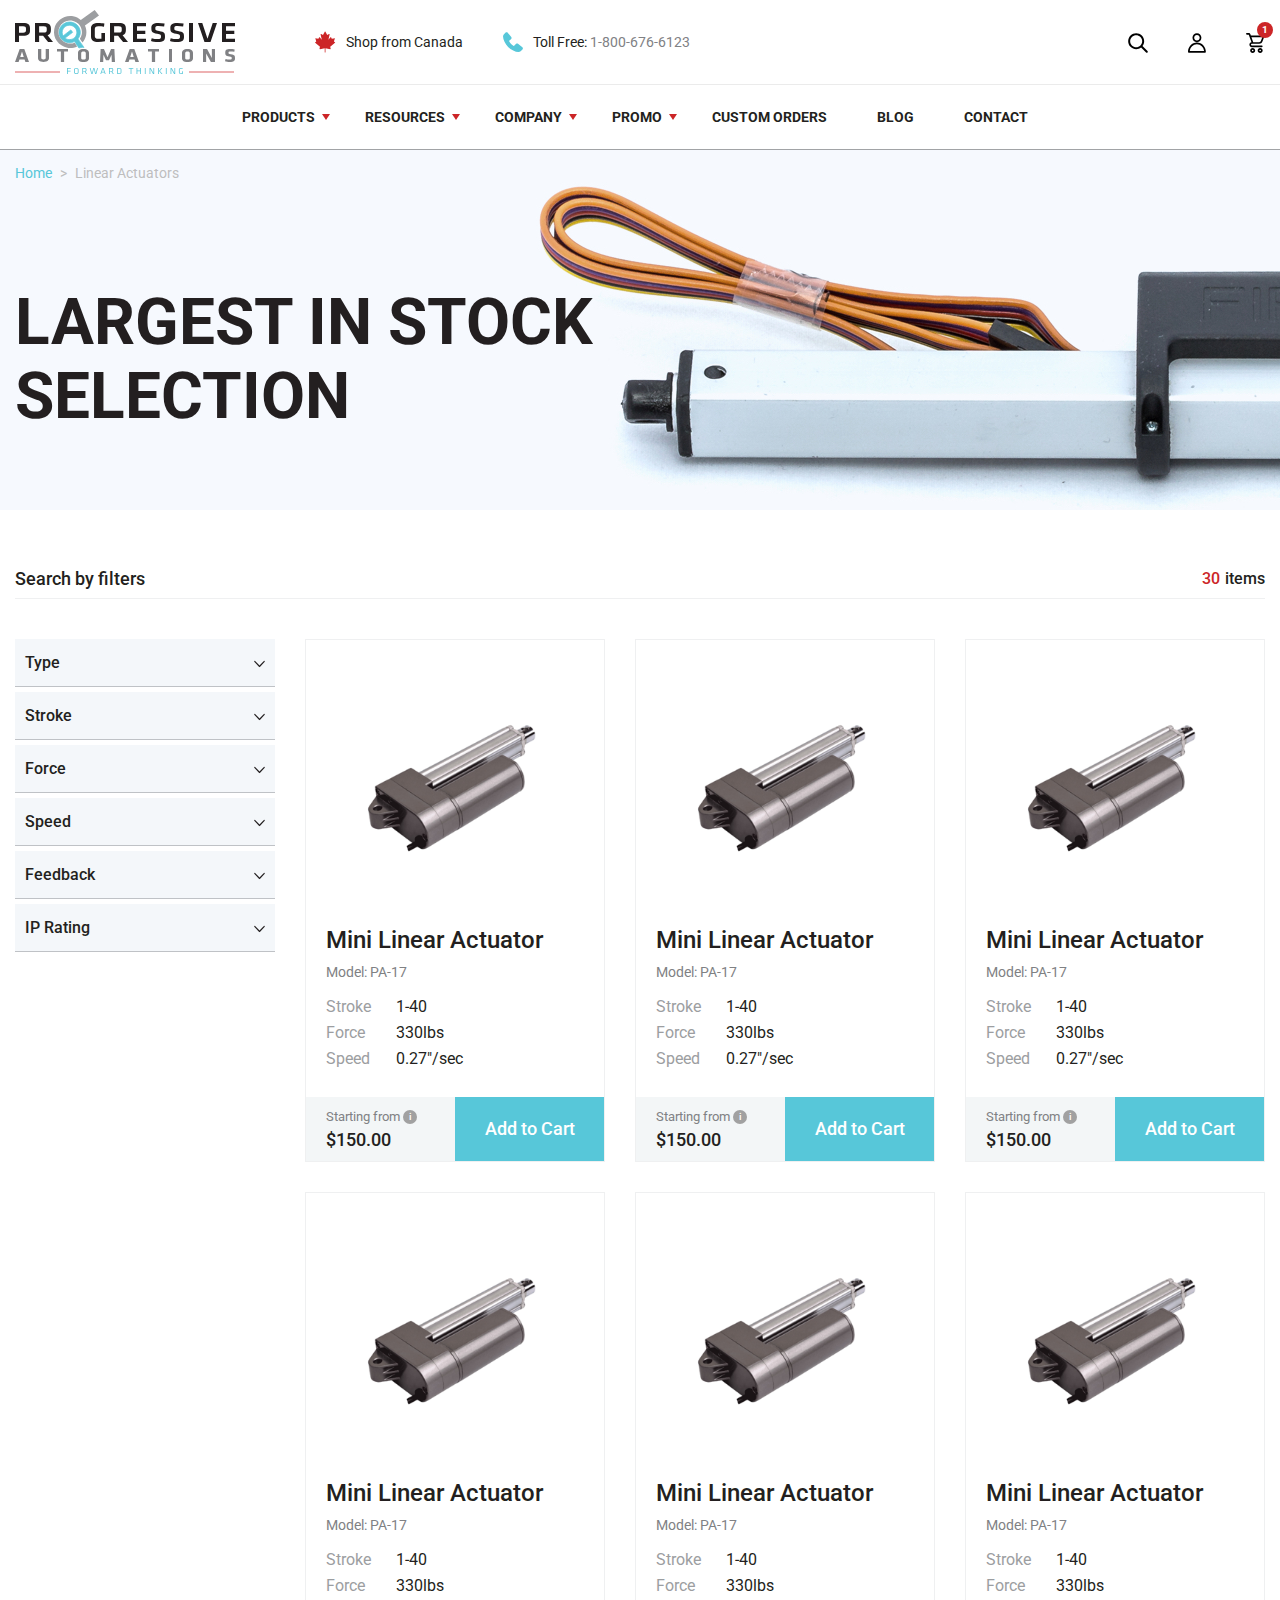
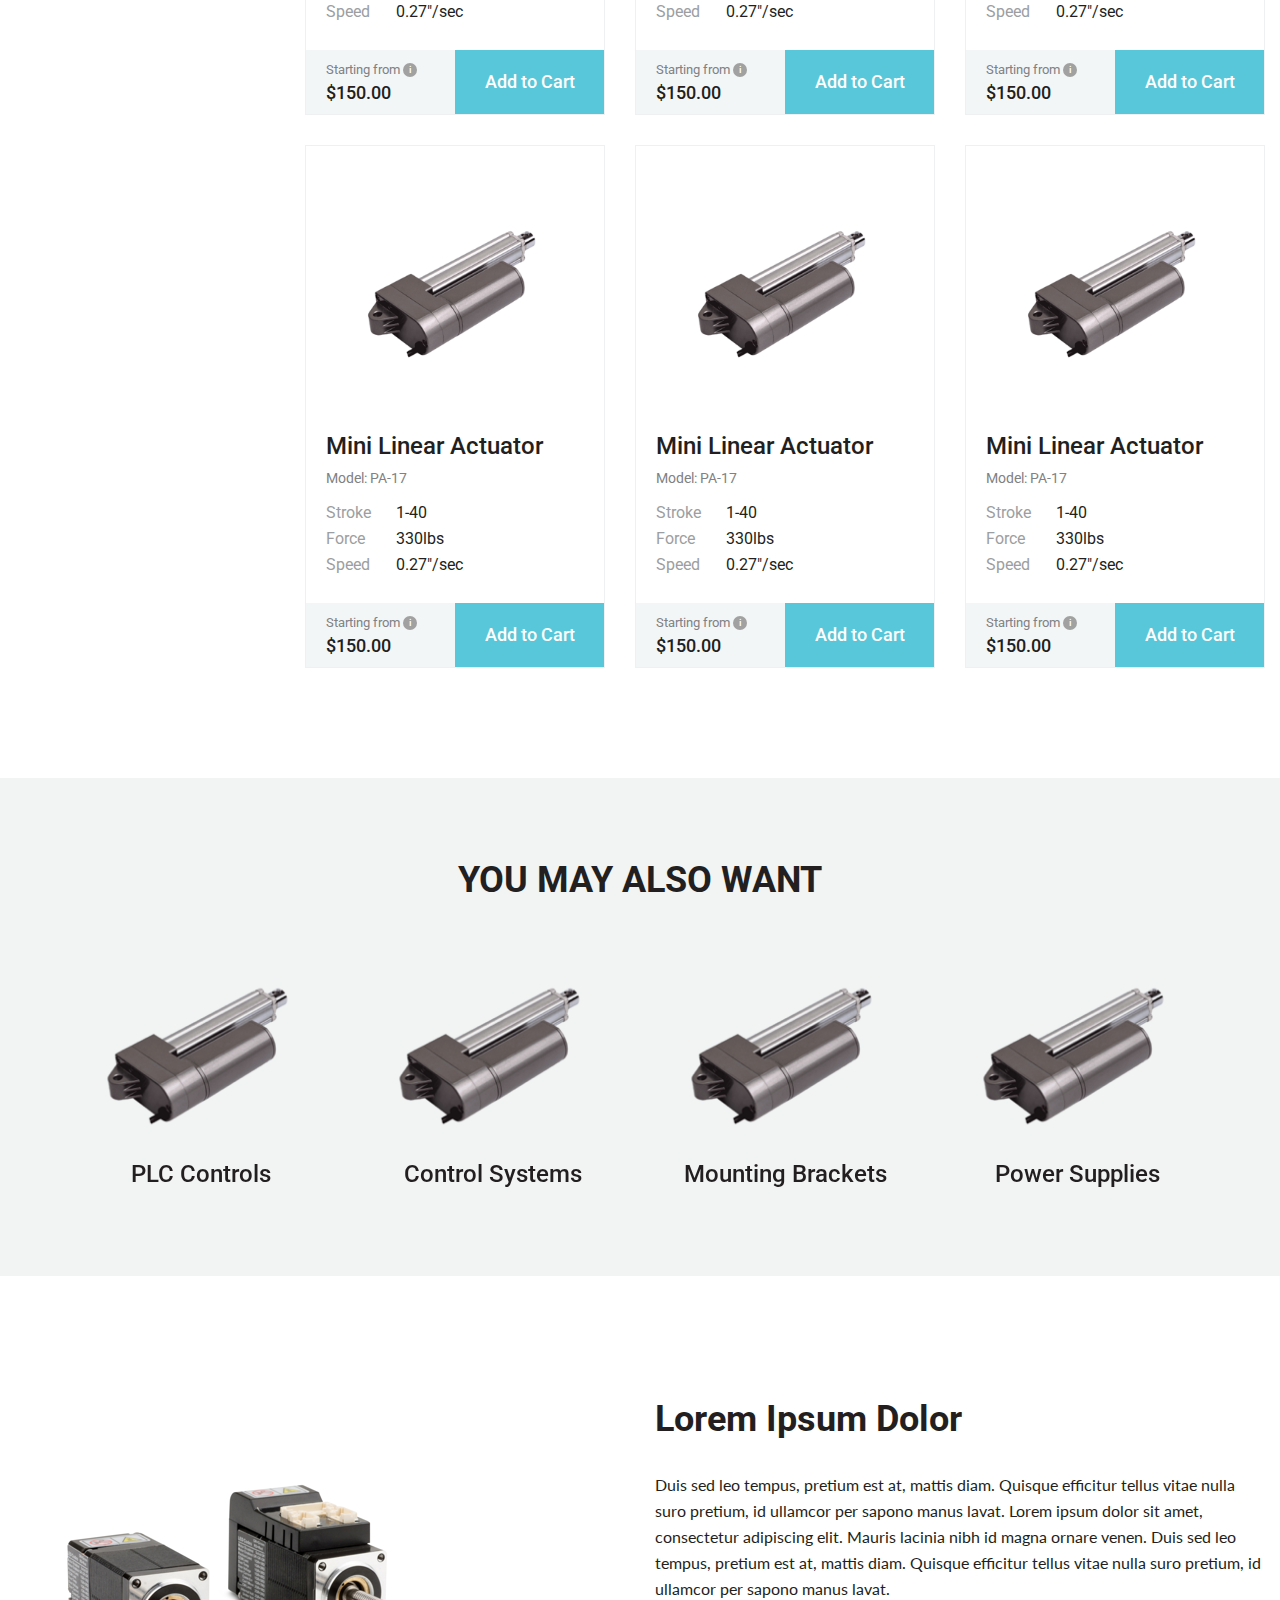
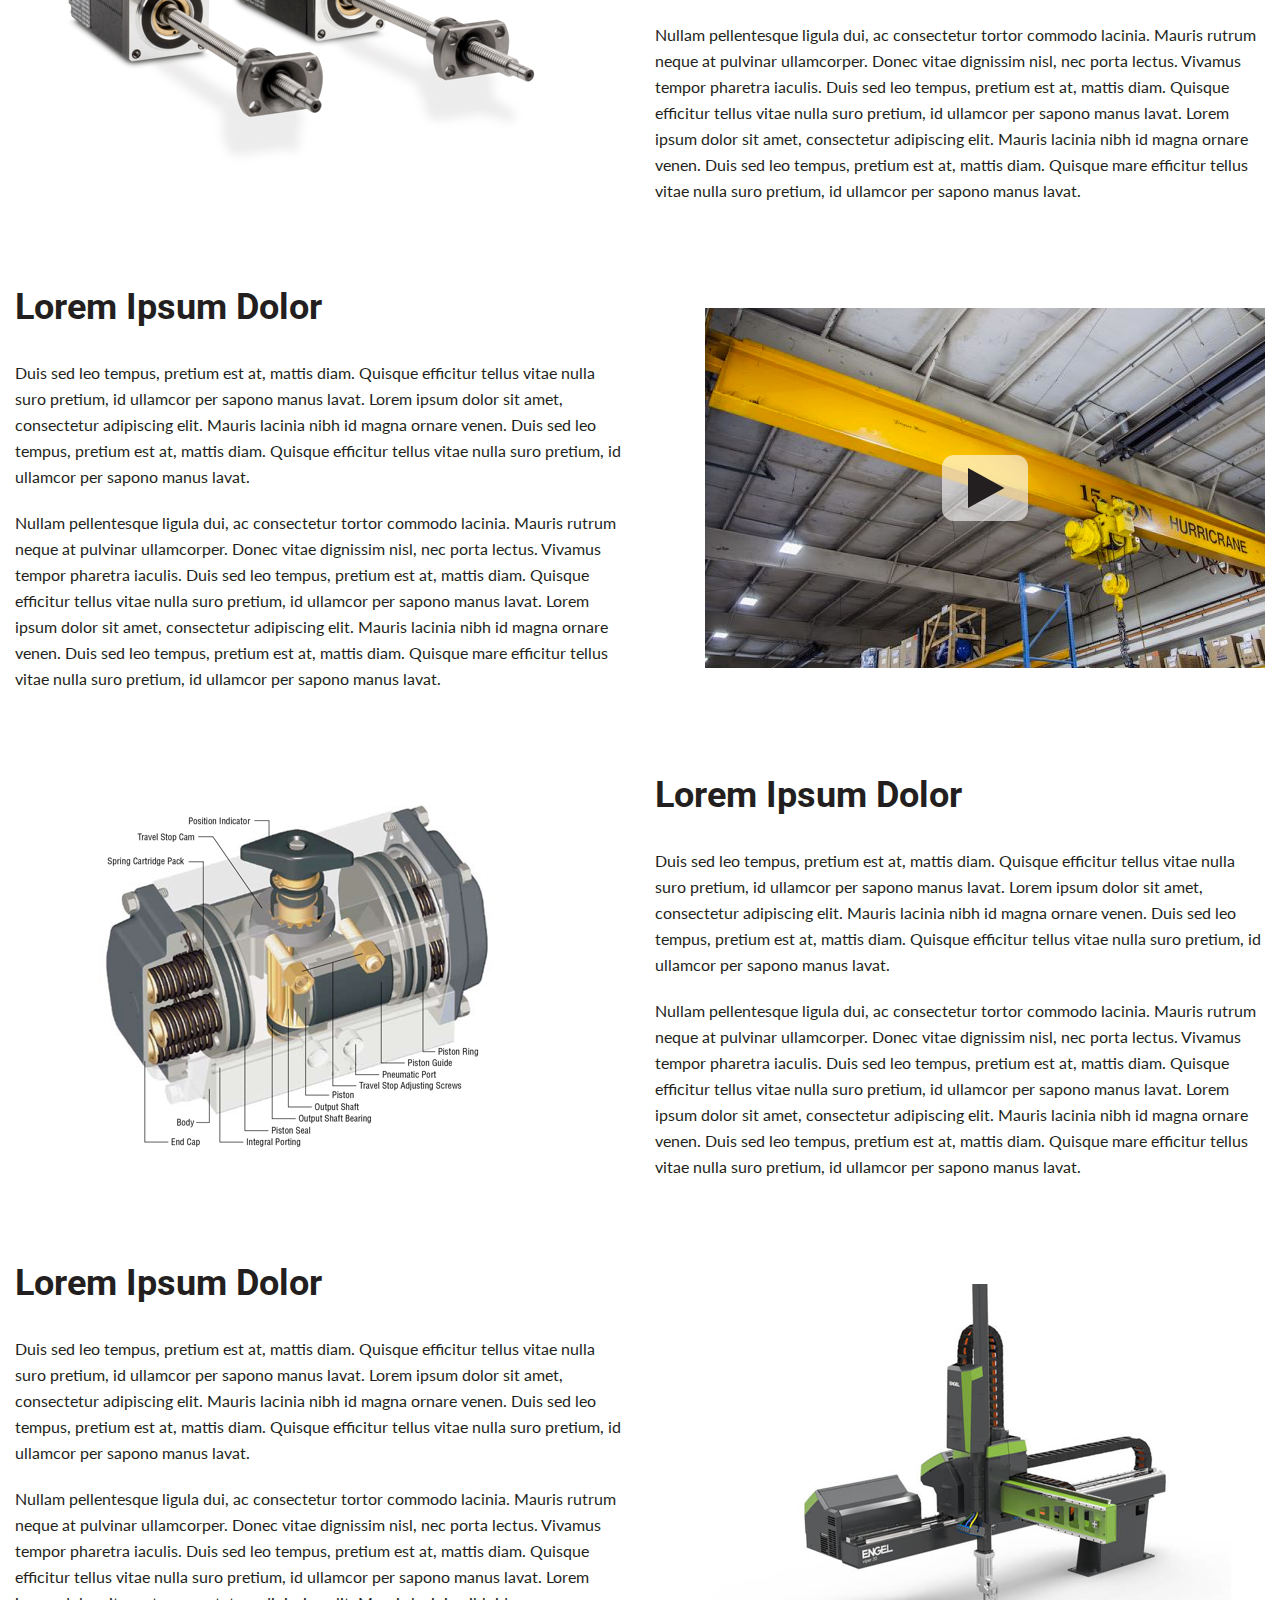
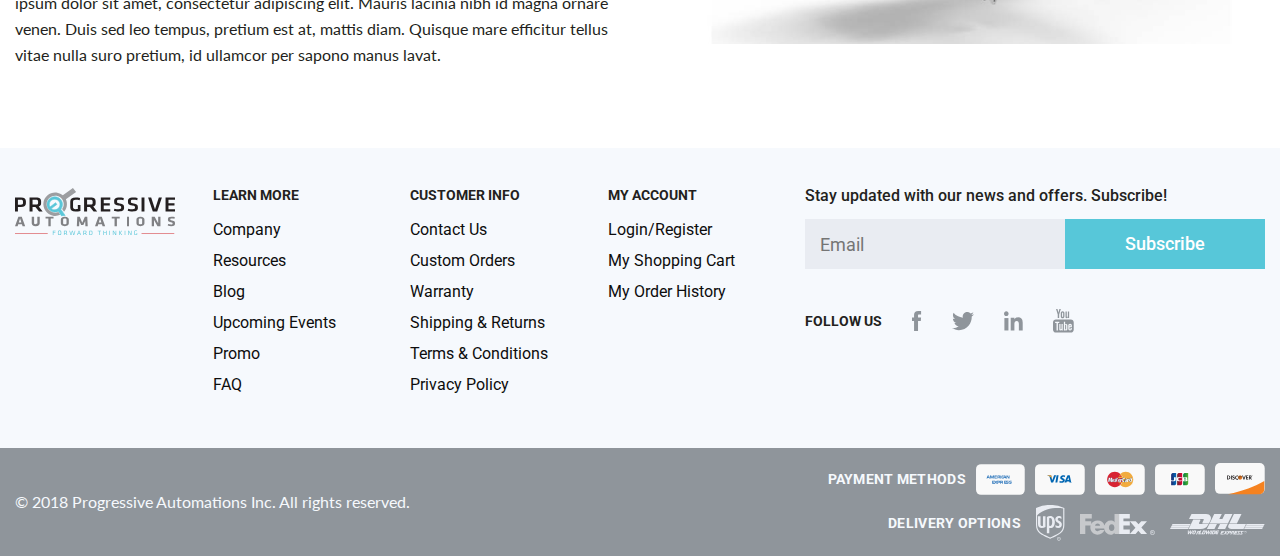
<file: catalog.html>
<!DOCTYPE html>
<html lang="ru">
<head>
    <meta charset="UTF-8">
    <title>Progressive Automations</title>
    <meta name="viewport" content="width=device-width, initial-scale=1, shrink-to-fit=no">
    <link href="bootstrap.css" rel="stylesheet" type="text/css">
    <link href="swiper.css" rel="stylesheet" type="text/css">
    <link href="select2.css" rel="stylesheet" type="text/css">
    <link href="jquery.scrollbar.css" rel="stylesheet" type="text/css">
    <link href="style.css" rel="stylesheet" type="text/css">
    <link href="https://fonts.googleapis.com/css?family=Lato:400,700|Roboto:300,400,500,700&amp;subset=latin-ext" rel="stylesheet"> 
</head>

<body>

    <div class="proauto">
        <div class="row no-gutters align-content-between">
            <div class="col-12">
                <div class="topping">
                    <div class="topping__line-top">
                        <div class="container-fluid container-fluid-b">
                            <div class="row align-items-center">
                                <div class="col-3 order-lg-4 order-2 d-lg-none d-block">
                                    <div class="mobile-menu__trigger">
                                        <svg width="25px" height="16px" viewBox="0 0 25 16" version="1.1" xmlns="http://www.w3.org/2000/svg" xmlns:xlink="http://www.w3.org/1999/xlink">
                                            <g stroke="none" stroke-width="1" fill="none" fill-rule="evenodd">
                                                <g transform="translate(-10.000000, -62.000000)" fill="#000000" fill-rule="nonzero">
                                                    <g transform="translate(-13.000000, -1.000000)">
                                                        <g transform="translate(23.000000, 63.000000)">
                                                            <path d="M0,16 L25,16 L25,13.3333333 L0,13.3333333 L0,16 Z M0,9.33333333 L25,9.33333333 L25,6.66666667 L0,6.66666667 L0,9.33333333 Z M0,0 L0,2.66666667 L25,2.66666667 L25,0 L0,0 Z"></path>
                                                        </g>
                                                    </g>
                                                </g>
                                            </g>
                                        </svg>
                                    </div>
                                </div>
                                <div class="col-lg-auto col-6 order-lg-1 order-3 text-lg-left text-center">
                                    <a href="#" class="topping__logo">
                                        <img src="img/logo.svg" class="img-fluid">
                                    </a>
                                </div>
                                <div class="col-lg col-12 order-lg-2 order-1">
                                    <div class="topping__info-block">
                                        <div class="row align-items-center justify-content-lg-start justify-content-between">
                                            <div class="col-auto order-lg-1 order-2">
                                                <div class="topping__info-canada d-flex align-items-center">
                                                    <svg width="21px" height="22px" viewBox="0 0 21 22" version="1.1" xmlns="http://www.w3.org/2000/svg" xmlns:xlink="http://www.w3.org/1999/xlink">
                                                        <g stroke="none" stroke-width="1" fill="none" fill-rule="evenodd">
                                                            <g transform="translate(-382.000000, -25.000000)" fill="#CC2527" fill-rule="nonzero">
                                                                <g transform="translate(382.000000, 25.000000)">
                                                                    <path d="M20.1621902,11.4554578 C20.1527218,11.3265674 20.0820166,11.2109974 19.973315,11.1468059 L18.9365919,10.5338154 C19.0749282,10.0684907 19.5030945,8.66376297 19.7993186,7.69581643 C19.8394054,7.56451569 19.8095248,7.42129005 19.7206206,7.31865979 C19.6317165,7.21615642 19.4968232,7.16959855 19.3662337,7.19611243 C18.4886281,7.37397102 17.2289683,7.62896087 16.8204765,7.71078597 L16.0632542,6.32584855 C16.0027551,6.2152261 15.8938076,6.14190065 15.7712109,6.1294683 C15.6479993,6.11665538 15.5278619,6.16689219 15.4476883,6.26330625 L13.4258876,8.69040369 C13.5950883,7.91325553 14.1831099,5.25413001 14.5914787,3.41097202 C14.6246794,3.26114962 14.5694679,3.10523793 14.4505601,3.01288338 C14.3317753,2.92052884 14.1708133,2.90873081 14.0408387,2.9828174 C13.4770413,3.30352106 12.6252584,3.78546457 12.2301699,4.00379169 L10.4283547,0.718609052 C10.3612154,0.596442284 10.2356676,0.520833333 10.0995446,0.520833333 C10.0994216,0.520833333 10.0994216,0.520833333 10.0992987,0.520833333 C9.96305276,0.520960199 9.83750485,0.596695989 9.77048858,0.719116488 L7.97457569,4.00391858 C7.57924123,3.78597203 6.72585982,3.30352108 6.16193949,2.98281743 C6.03171891,2.90873084 5.87100284,2.92052886 5.75221805,3.01288341 C5.63331029,3.10536479 5.57809875,3.26114964 5.61129945,3.41097205 L6.78242401,8.69408268 L4.75410617,6.26305255 C4.67393258,6.16676533 4.55293442,6.11665538 4.43070658,6.1294683 C4.30823283,6.14190065 4.19928529,6.21522608 4.1387862,6.32584855 L3.38205578,7.7100248 C2.96876832,7.62743853 1.71156782,7.37333672 0.835806696,7.19598556 C0.704479407,7.16972542 0.570200957,7.2161564 0.48141977,7.31878663 C0.392638583,7.42141687 0.362757948,7.56476937 0.402967714,7.69594327 C0.699437825,8.66325551 1.127973,10.0667146 1.2668012,10.5330542 L0.228233582,11.1466791 C0.11953198,11.2108705 0.0488267534,11.3265674 0.0393583897,11.455331 C0.0298900259,11.5842214 0.0828882286,11.7095597 0.180891813,11.7899893 L5.00175894,15.7444886 C4.91900307,16.0905644 4.67553114,17.0714507 4.51690549,17.7071493 C4.48431961,17.8376889 4.51948777,17.9762207 4.60974453,18.0736496 C4.70012425,18.1710786 4.83255822,18.2133232 4.96056544,18.1856675 L9.72302389,17.1517376 L9.72302389,21.1311175 C9.72302389,21.3464 9.89210162,21.5208333 10.1007743,21.5208333 C10.3094469,21.5208333 10.4785247,21.3464 10.4785247,21.1311175 L10.4785247,17.1516108 L15.2429506,18.1856676 C15.2687734,18.1912494 15.2948421,18.1940404 15.3206649,18.1940404 C15.4227263,18.1940404 15.5218366,18.1512883 15.5938945,18.0733959 C15.6841512,17.9758401 15.7191964,17.8370546 15.6863646,17.7063881 C15.5267552,17.072085 15.2821766,16.0938627 15.1981911,15.7460109 L20.0206568,11.7898624 C20.1186604,11.7095597 20.1716586,11.5842213 20.1621902,11.4554578 Z"></path>
                                                                </g>
                                                            </g>
                                                        </g>
                                                    </svg>
                                                    <span class="d-lg-inline d-none">Shop from Canada</span>
                                                    <span class="d-inline d-lg-none">Canada</span>
                                                </div>
                                            </div>
                                            <div class="col-auto order-lg-2 order-1">
                                                <div class="topping__info-phone d-flex align-items-center">
                                                    <svg width="20px" height="20px" viewBox="0 0 20 20" version="1.1" xmlns="http://www.w3.org/2000/svg" xmlns:xlink="http://www.w3.org/1999/xlink">
                                                        <g stroke="none" stroke-width="1" fill="none" fill-rule="evenodd">
                                                            <g transform="translate(-571.000000, -26.000000)" fill="#57C7D9">
                                                                <g transform="translate(571.000000, 26.000000)">
                                                                    <path d="M17.6293751,19.2660505 C15.5250688,21.3703572 8.77878281,18.6041495 5.09936947,14.9247365 C1.41962351,11.2449902 -1.34654175,4.49932807 0.758055439,2.39473088 L2.60981719,0.542968772 C3.15792175,-0.0051354386 4.04657404,-0.0051354386 4.5946786,0.542968772 C4.62766175,0.575952281 4.65898035,0.610559649 4.68851754,0.646661754 L8.26120491,5.01341895 C8.71778982,5.57148526 8.67722246,6.38473088 8.16736561,6.89458737 L6.20048632,8.86146702 C6.08758772,8.97436526 6.06514526,9.14925018 6.1458793,9.28699684 C6.75484456,10.3260028 7.41327053,11.1980526 8.11966211,11.9044439 C8.82605333,12.6108354 9.69810316,13.2692614 10.7371091,13.8782267 C10.8748558,13.9589607 11.0497404,13.9365182 11.1626389,13.8236196 L13.1295186,11.8567404 C13.6393751,11.3468835 14.4526207,11.3063161 15.010687,11.7629011 L19.3774442,15.3355884 C19.9773744,15.8264246 20.0658126,16.7106656 19.5749761,17.3105958 C19.5454389,17.3466979 19.5141204,17.3813053 19.4811372,17.4142888 L17.6293751,19.2660505 Z"></path>
                                                                </g>
                                                            </g>
                                                        </g>
                                                    </svg>
                                                    <span>Toll Free:  <a href="#">1-800-676-6123</a></span>
                                                </div>
                                            </div>
                                        </div>
                                    </div>
                                </div>
                                <div class="col-lg-auto col-3 order-4">
                                    <div class="row align-items-center justify-content-end">
                                        <div class="col-auto d-lg-block d-none">
                                            <a href="#" class="topping__search">
                                                <svg width="20px" height="20px" viewBox="0 0 20 20" version="1.1" xmlns="http://www.w3.org/2000/svg" xmlns:xlink="http://www.w3.org/1999/xlink">
                                                    <g stroke="none" stroke-width="1" fill="none" fill-rule="evenodd">
                                                        <g transform="translate(-1671.000000, -28.000000)" fill-rule="nonzero">
                                                            <g transform="translate(1671.000000, 21.000000)">
                                                                <g transform="translate(0.000000, 7.000000)">
                                                                    <path d="M14.4917684,13.0775548 L19.4885358,18.0743222 C19.8772627,18.4630492 19.8785283,19.0920344 19.4852814,19.4852814 C19.0947571,19.8758057 18.4559712,19.8701848 18.0743222,19.4885358 L13.0775548,14.4917684 C9.9391253,16.9342662 5.39944393,16.7131524 2.51471863,13.8284271 C-0.609475708,10.7042328 -0.609475708,5.63891296 2.51471863,2.51471863 C5.63891296,-0.609475708 10.7042328,-0.609475708 13.8284271,2.51471863 C16.7131524,5.39944393 16.9342662,9.9391253 14.4917684,13.0775548 Z M12.4142136,12.4142136 C14.7573593,10.0710678 14.7573593,6.27207794 12.4142136,3.92893219 C10.0710678,1.58578644 6.27207794,1.58578644 3.92893219,3.92893219 C1.58578644,6.27207794 1.58578644,10.0710678 3.92893219,12.4142136 C6.27207794,14.7573593 10.0710678,14.7573593 12.4142136,12.4142136 Z"></path>
                                                                </g>
                                                            </g>
                                                        </g>
                                                    </g>
                                                </svg>
                                            </a>
                                        </div>
                                        <div class="col-auto d-lg-block d-none">
                                            <a href="#" class="topping__user">
                                                <svg width="18px" height="20px" viewBox="0 0 18 20" version="1.1" xmlns="http://www.w3.org/2000/svg" xmlns:xlink="http://www.w3.org/1999/xlink">
                                                    <g stroke="none" stroke-width="1" fill="none" fill-rule="evenodd">
                                                        <g transform="translate(-1751.000000, -28.000000)" fill-rule="nonzero">
                                                            <g transform="translate(1671.000000, 21.000000)">
                                                                <g transform="translate(80.000000, 7.135706)">
                                                                    <path d="M8.93617021,0.0770595745 C6.47858298,0.0770595745 4.46808511,2.08757021 4.46808511,4.54514468 C4.46808511,7.00271915 6.47858298,9.01322979 8.93617021,9.01322979 C11.3937574,9.01322979 13.4042553,7.00271915 13.4042553,4.54514468 C13.4042553,2.08757021 11.3937574,0.0770595745 8.93617021,0.0770595745 Z M8.93617021,1.77918723 C10.4738638,1.77918723 11.7021277,3.00746383 11.7021277,4.54514468 C11.7021277,6.08282553 10.4738638,7.31110213 8.93617021,7.31110213 C7.3984766,7.31110213 6.17021277,6.08282553 6.17021277,4.54514468 C6.17021277,3.00746383 7.3984766,1.77918723 8.93617021,1.77918723 Z M8.93617021,9.43876596 C3.98671277,9.43876596 0,13.6632128 0,18.8004681 C4.6993962e-05,19.2704782 0.381053722,19.6514849 0.85106383,19.6515319 L17.0212766,19.6515319 C17.4912867,19.6514849 17.8722934,19.2704782 17.8723404,18.8004681 C17.8723404,13.6632128 13.8856298,9.43876596 8.93617021,9.43876596 Z M8.93617021,11.1408936 C12.6451106,11.1408936 15.6870064,14.0990426 16.0904255,17.9494043 L1.78191489,17.9494043 C2.18533404,14.0990426 5.22723191,11.1408936 8.93617021,11.1408936 Z"></path>
                                                                </g>
                                                            </g>
                                                        </g>
                                                    </g>
                                                </svg>
                                            </a>
                                        </div>
                                        <div class="col-auto">
                                            <a href="#" class="topping__cart">
                                                <svg width="19px" height="20px" viewBox="0 0 19 20" version="1.1" xmlns="http://www.w3.org/2000/svg" xmlns:xlink="http://www.w3.org/1999/xlink">
                                                    <g stroke="none" stroke-width="1" fill="none" fill-rule="evenodd">
                                                        <g transform="translate(-1809.000000, -28.000000)" fill-rule="nonzero">
                                                            <g transform="translate(1671.000000, 21.000000)">
                                                                <g transform="translate(138.000000, 7.000000)">
                                                                    <path d="M2.75,0 L0.833333333,0 C0.373096042,-4.62592927e-17 0,0.373096042 0,0.833333333 C0,1.29357062 0.373096042,1.66666667 0.833333333,1.66666667 L2.75,1.66666667 L5.48958333,9.20208333 C4.2204308,9.41495956 3.32021373,10.556521 3.40910517,11.840329 C3.49799662,13.1241369 4.54695335,14.1307367 5.83333333,14.1666667 L15.8333333,14.1666667 C16.2935706,14.1666667 16.6666667,13.7935706 16.6666667,13.3333333 C16.6666667,12.873096 16.2935706,12.5 15.8333333,12.5 L5.83333333,12.5 C5.37309604,12.5 5,12.126904 5,11.6666667 C5,11.2064294 5.37309604,10.8333333 5.83333333,10.8333333 L13.16875,10.8333333 C14.6157692,10.8288344 15.9100755,9.93226632 16.4229167,8.57916667 L18.28125,3.625 C18.3768876,3.36903311 18.340961,3.08244266 18.1851003,2.85800326 C18.0292396,2.63356386 17.77325,2.49979495 17.5,2.5 L5,2.5 C4.94403731,2.50017444 4.8882224,2.50575593 4.83333333,2.51666667 L4.31666667,1.09791667 C4.07738856,0.438825506 3.45118127,-1.92313865e-05 2.75,0 Z M16.2916667,4.16666667 L14.8625,7.99375 C14.596116,8.6983964 13.9220658,9.16517408 13.16875,9.16666667 L7.25,9.16666667 L5.43125,4.16666667 L16.2916667,4.16666667 Z M4.16666667,17.5 C4.16666667,18.8807119 5.28595479,20 6.66666667,20 C8.04737854,20 9.16666667,18.8807119 9.16666667,17.5 C9.16666667,16.1192881 8.04737854,15 6.66666667,15 C5.28595479,15 4.16666667,16.1192881 4.16666667,17.5 Z M7.5,17.5 C7.5,17.9602373 7.12690396,18.3333333 6.66666667,18.3333333 C6.20642938,18.3333333 5.83333333,17.9602373 5.83333333,17.5 C5.83333333,17.0397627 6.20642938,16.6666667 6.66666667,16.6666667 C7.12690396,16.6666667 7.5,17.0397627 7.5,17.5 Z M14.1666667,15 C12.7859548,15 11.6666667,16.1192881 11.6666667,17.5 C11.6666667,18.8807119 12.7859548,20 14.1666667,20 C15.5473785,20 16.6666667,18.8807119 16.6666667,17.5 C16.6666667,16.1192881 15.5473785,15 14.1666667,15 Z M14.1666667,18.3333333 C13.7064294,18.3333333 13.3333333,17.9602373 13.3333333,17.5 C13.3333333,17.0397627 13.7064294,16.6666667 14.1666667,16.6666667 C14.626904,16.6666667 15,17.0397627 15,17.5 C15,17.9602373 14.626904,18.3333333 14.1666667,18.3333333 Z"></path>
                                                                </g>
                                                            </g>
                                                        </g>
                                                    </g>
                                                </svg>
                                                <span class="topping__ico-amount">1</span>
                                            </a>
                                        </div>
                                    </div>
                                </div>
                            </div>
                        </div>
                    </div>
                    <div class="topping__line-bottom d-lg-block d-none">
                        <div class="container-fluid container-fluid-b">
                            <div class="row align-items-center justify-content-center">
                                <div class="col-auto">
                                    <div class="topping__nav">
                                        <div class="row no-gutters">
                                            <div class="col-auto">
                                                <div class="topping__nav-item topping__nav-item--drop">
                                                    <div class="topping__nav-name">Products</div>
                                                    <div class="topping__nav-dropdown-wrap">
                                                        <div class="topping__nav-dropdown">
                                                            <div class="topping__nav-dropdown-block">
                                                                <a href="#" class="topping__nav-dropdown-link d-flex align-items-center"><span>Linear actuators</span></a>
                                                                <a href="#" class="topping__nav-dropdown-link d-flex align-items-center"><span>Control systems</span></a>
                                                                <a href="#" class="topping__nav-dropdown-link d-flex align-items-center"><span>PLC controls</span></a>
                                                                <a href="#" class="topping__nav-dropdown-link d-flex align-items-center"><span>Mounting brackets</span></a>
                                                                <a href="#" class="topping__nav-dropdown-link d-flex align-items-center"><span>Power supplies</span></a>
                                                                <a href="#" class="topping__nav-dropdown-link d-flex align-items-center"><span>Actuator parts</span></a>
                                                                <a href="#" class="topping__nav-dropdown-link d-flex align-items-center"><span>Accessories</span></a>
                                                            </div>
                                                            <div class="topping__nav-dropdown-block">
                                                                <a href="#" class="topping__nav-dropdown-link d-flex align-items-center"><span>Table lifts</span></a>
                                                                <a href="#" class="topping__nav-dropdown-link d-flex align-items-center"><span>TV lifts</span></a>
                                                            </div>
                                                        </div>
                                                    </div>
                                                </div>
                                            </div>
                                            <div class="col-auto">
                                                <div class="topping__nav-item topping__nav-item--drop">
                                                    <div class="topping__nav-name">Resources</div>
                                                    <div class="topping__nav-dropdown-wrap">
                                                        <div class="topping__nav-dropdown">
                                                            <div class="topping__nav-dropdown-block">
                                                                <a href="#" class="topping__nav-dropdown-link d-flex align-items-center"><span>Linear actuators</span></a>
                                                                <a href="#" class="topping__nav-dropdown-link d-flex align-items-center"><span>Control systems</span></a>
                                                                <a href="#" class="topping__nav-dropdown-link d-flex align-items-center"><span>PLC controls</span></a>
                                                                <a href="#" class="topping__nav-dropdown-link d-flex align-items-center"><span>Mounting brackets</span></a>
                                                                <a href="#" class="topping__nav-dropdown-link d-flex align-items-center"><span>Power supplies</span></a>
                                                                <a href="#" class="topping__nav-dropdown-link d-flex align-items-center"><span>Actuator parts</span></a>
                                                                <a href="#" class="topping__nav-dropdown-link d-flex align-items-center"><span>Accessories</span></a>
                                                            </div>
                                                            <div class="topping__nav-dropdown-block">
                                                                <a href="#" class="topping__nav-dropdown-link d-flex align-items-center"><span>Table lifts</span></a>
                                                                <a href="#" class="topping__nav-dropdown-link d-flex align-items-center"><span>TV lifts</span></a>
                                                            </div>
                                                        </div>
                                                    </div>
                                                </div>
                                            </div>
                                            <div class="col-auto">
                                                <div class="topping__nav-item topping__nav-item--drop">
                                                    <div class="topping__nav-name">Company</div>
                                                    <div class="topping__nav-dropdown-wrap">
                                                        <div class="topping__nav-dropdown">
                                                            <div class="topping__nav-dropdown-block">
                                                                <a href="#" class="topping__nav-dropdown-link d-flex align-items-center"><span>Linear actuators</span></a>
                                                                <a href="#" class="topping__nav-dropdown-link d-flex align-items-center"><span>Control systems</span></a>
                                                                <a href="#" class="topping__nav-dropdown-link d-flex align-items-center"><span>PLC controls</span></a>
                                                                <a href="#" class="topping__nav-dropdown-link d-flex align-items-center"><span>Mounting brackets</span></a>
                                                                <a href="#" class="topping__nav-dropdown-link d-flex align-items-center"><span>Power supplies</span></a>
                                                                <a href="#" class="topping__nav-dropdown-link d-flex align-items-center"><span>Actuator parts</span></a>
                                                                <a href="#" class="topping__nav-dropdown-link d-flex align-items-center"><span>Accessories</span></a>
                                                            </div>
                                                            <div class="topping__nav-dropdown-block">
                                                                <a href="#" class="topping__nav-dropdown-link d-flex align-items-center"><span>Table lifts</span></a>
                                                                <a href="#" class="topping__nav-dropdown-link d-flex align-items-center"><span>TV lifts</span></a>
                                                            </div>
                                                        </div>
                                                    </div>
                                                </div>
                                            </div>
                                            <div class="col-auto">
                                                <div class="topping__nav-item topping__nav-item--drop">
                                                    <div class="topping__nav-name">Promo</div>
                                                    <div class="topping__nav-dropdown-wrap">
                                                        <div class="topping__nav-dropdown">
                                                            <div class="topping__nav-dropdown-block">
                                                                <a href="#" class="topping__nav-dropdown-link d-flex align-items-center"><span>Linear actuators</span></a>
                                                                <a href="#" class="topping__nav-dropdown-link d-flex align-items-center"><span>Control systems</span></a>
                                                                <a href="#" class="topping__nav-dropdown-link d-flex align-items-center"><span>PLC controls</span></a>
                                                                <a href="#" class="topping__nav-dropdown-link d-flex align-items-center"><span>Mounting brackets</span></a>
                                                                <a href="#" class="topping__nav-dropdown-link d-flex align-items-center"><span>Power supplies</span></a>
                                                                <a href="#" class="topping__nav-dropdown-link d-flex align-items-center"><span>Actuator parts</span></a>
                                                                <a href="#" class="topping__nav-dropdown-link d-flex align-items-center"><span>Accessories</span></a>
                                                            </div>
                                                            <div class="topping__nav-dropdown-block">
                                                                <a href="#" class="topping__nav-dropdown-link d-flex align-items-center"><span>Table lifts</span></a>
                                                                <a href="#" class="topping__nav-dropdown-link d-flex align-items-center"><span>TV lifts</span></a>
                                                            </div>
                                                        </div>
                                                    </div>
                                                </div>
                                            </div>
                                            <div class="col-auto">
                                                <div class="topping__nav-item">
                                                    <a href="#" class="topping__nav-name">Custom Orders</a>
                                                </div>
                                            </div>
                                            <div class="col-auto">
                                                <div class="topping__nav-item">
                                                    <a href="#" class="topping__nav-name">Blog</a>
                                                </div>
                                            </div>
                                            <div class="col-auto">
                                                <div class="topping__nav-item">
                                                    <a href="#" class="topping__nav-name">Contact</a>
                                                </div>
                                            </div>
                                        </div>
                                    </div>
                                </div>
                            </div>
                        </div>
                    </div>
                    <div class="mobile-menu">
                        <div class="topping__nav-item topping__nav-item--drop">
                            <div class="topping__nav-name">Products</div>
                            <div class="topping__nav-dropdown-wrap">
                                <div class="topping__nav-dropdown">
                                    <div class="topping__nav-dropdown-block">
                                        <a href="#" class="topping__nav-dropdown-link d-flex align-items-center"><span>Linear actuators</span></a>
                                        <a href="#" class="topping__nav-dropdown-link d-flex align-items-center"><span>Control systems</span></a>
                                        <a href="#" class="topping__nav-dropdown-link d-flex align-items-center"><span>PLC controls</span></a>
                                        <a href="#" class="topping__nav-dropdown-link d-flex align-items-center"><span>Mounting brackets</span></a>
                                        <a href="#" class="topping__nav-dropdown-link d-flex align-items-center"><span>Power supplies</span></a>
                                        <a href="#" class="topping__nav-dropdown-link d-flex align-items-center"><span>Actuator parts</span></a>
                                        <a href="#" class="topping__nav-dropdown-link d-flex align-items-center"><span>Accessories</span></a>
                                    </div>
                                    <div class="topping__nav-dropdown-block">
                                        <a href="#" class="topping__nav-dropdown-link d-flex align-items-center"><span>Table lifts</span></a>
                                        <a href="#" class="topping__nav-dropdown-link d-flex align-items-center"><span>TV lifts</span></a>
                                    </div>
                                </div>
                            </div>
                        </div>
                        <div class="topping__nav-item topping__nav-item--drop">
                            <div class="topping__nav-name">Resources</div>
                            <div class="topping__nav-dropdown-wrap">
                                <div class="topping__nav-dropdown">
                                    <div class="topping__nav-dropdown-block">
                                        <a href="#" class="topping__nav-dropdown-link d-flex align-items-center"><span>Linear actuators</span></a>
                                        <a href="#" class="topping__nav-dropdown-link d-flex align-items-center"><span>Control systems</span></a>
                                        <a href="#" class="topping__nav-dropdown-link d-flex align-items-center"><span>PLC controls</span></a>
                                        <a href="#" class="topping__nav-dropdown-link d-flex align-items-center"><span>Mounting brackets</span></a>
                                        <a href="#" class="topping__nav-dropdown-link d-flex align-items-center"><span>Power supplies</span></a>
                                        <a href="#" class="topping__nav-dropdown-link d-flex align-items-center"><span>Actuator parts</span></a>
                                        <a href="#" class="topping__nav-dropdown-link d-flex align-items-center"><span>Accessories</span></a>
                                    </div>
                                    <div class="topping__nav-dropdown-block">
                                        <a href="#" class="topping__nav-dropdown-link d-flex align-items-center"><span>Table lifts</span></a>
                                        <a href="#" class="topping__nav-dropdown-link d-flex align-items-center"><span>TV lifts</span></a>
                                    </div>
                                </div>
                            </div>
                        </div>
                        <div class="topping__nav-item topping__nav-item--drop">
                            <div class="topping__nav-name">Company</div>
                            <div class="topping__nav-dropdown-wrap">
                                <div class="topping__nav-dropdown">
                                    <div class="topping__nav-dropdown-block">
                                        <a href="#" class="topping__nav-dropdown-link d-flex align-items-center"><span>Linear actuators</span></a>
                                        <a href="#" class="topping__nav-dropdown-link d-flex align-items-center"><span>Control systems</span></a>
                                        <a href="#" class="topping__nav-dropdown-link d-flex align-items-center"><span>PLC controls</span></a>
                                        <a href="#" class="topping__nav-dropdown-link d-flex align-items-center"><span>Mounting brackets</span></a>
                                        <a href="#" class="topping__nav-dropdown-link d-flex align-items-center"><span>Power supplies</span></a>
                                        <a href="#" class="topping__nav-dropdown-link d-flex align-items-center"><span>Actuator parts</span></a>
                                        <a href="#" class="topping__nav-dropdown-link d-flex align-items-center"><span>Accessories</span></a>
                                    </div>
                                    <div class="topping__nav-dropdown-block">
                                        <a href="#" class="topping__nav-dropdown-link d-flex align-items-center"><span>Table lifts</span></a>
                                        <a href="#" class="topping__nav-dropdown-link d-flex align-items-center"><span>TV lifts</span></a>
                                    </div>
                                </div>
                            </div>
                        </div>
                        <div class="topping__nav-item topping__nav-item--drop">
                            <div class="topping__nav-name">Promo</div>
                            <div class="topping__nav-dropdown-wrap">
                                <div class="topping__nav-dropdown">
                                    <div class="topping__nav-dropdown-block">
                                        <a href="#" class="topping__nav-dropdown-link d-flex align-items-center"><span>Linear actuators</span></a>
                                        <a href="#" class="topping__nav-dropdown-link d-flex align-items-center"><span>Control systems</span></a>
                                        <a href="#" class="topping__nav-dropdown-link d-flex align-items-center"><span>PLC controls</span></a>
                                        <a href="#" class="topping__nav-dropdown-link d-flex align-items-center"><span>Mounting brackets</span></a>
                                        <a href="#" class="topping__nav-dropdown-link d-flex align-items-center"><span>Power supplies</span></a>
                                        <a href="#" class="topping__nav-dropdown-link d-flex align-items-center"><span>Actuator parts</span></a>
                                        <a href="#" class="topping__nav-dropdown-link d-flex align-items-center"><span>Accessories</span></a>
                                    </div>
                                    <div class="topping__nav-dropdown-block">
                                        <a href="#" class="topping__nav-dropdown-link d-flex align-items-center"><span>Table lifts</span></a>
                                        <a href="#" class="topping__nav-dropdown-link d-flex align-items-center"><span>TV lifts</span></a>
                                    </div>
                                </div>
                            </div>
                        </div>
                        <div class="topping__nav-item">
                            <a href="#" class="topping__nav-name">Custom Orders</a>
                        </div>
                        <div class="topping__nav-item">
                            <a href="#" class="topping__nav-name">Blog</a>
                        </div>
                        <div class="topping__nav-item">
                            <a href="#" class="topping__nav-name">Contact</a>
                        </div>
                        <a href="#" class="mobile-menu__user d-flex align-items-center">
                            <span class="mobile-menu__user-ico text-center">
                                <svg width="18px" height="20px" viewBox="0 0 18 20" version="1.1" xmlns="http://www.w3.org/2000/svg" xmlns:xlink="http://www.w3.org/1999/xlink">
                                    <g stroke="none" stroke-width="1" fill="none" fill-rule="evenodd">
                                        <g transform="translate(-1751.000000, -28.000000)" fill-rule="nonzero">
                                            <g transform="translate(1671.000000, 21.000000)">
                                                <g transform="translate(80.000000, 7.135706)">
                                                    <path d="M8.93617021,0.0770595745 C6.47858298,0.0770595745 4.46808511,2.08757021 4.46808511,4.54514468 C4.46808511,7.00271915 6.47858298,9.01322979 8.93617021,9.01322979 C11.3937574,9.01322979 13.4042553,7.00271915 13.4042553,4.54514468 C13.4042553,2.08757021 11.3937574,0.0770595745 8.93617021,0.0770595745 Z M8.93617021,1.77918723 C10.4738638,1.77918723 11.7021277,3.00746383 11.7021277,4.54514468 C11.7021277,6.08282553 10.4738638,7.31110213 8.93617021,7.31110213 C7.3984766,7.31110213 6.17021277,6.08282553 6.17021277,4.54514468 C6.17021277,3.00746383 7.3984766,1.77918723 8.93617021,1.77918723 Z M8.93617021,9.43876596 C3.98671277,9.43876596 0,13.6632128 0,18.8004681 C4.6993962e-05,19.2704782 0.381053722,19.6514849 0.85106383,19.6515319 L17.0212766,19.6515319 C17.4912867,19.6514849 17.8722934,19.2704782 17.8723404,18.8004681 C17.8723404,13.6632128 13.8856298,9.43876596 8.93617021,9.43876596 Z M8.93617021,11.1408936 C12.6451106,11.1408936 15.6870064,14.0990426 16.0904255,17.9494043 L1.78191489,17.9494043 C2.18533404,14.0990426 5.22723191,11.1408936 8.93617021,11.1408936 Z"></path>
                                                </g>
                                            </g>
                                        </g>
                                    </g>
                                </svg>
                            </span>
                            <span>John Davis Miller</span>
                        </a>
                        <a href="#" class="mobile-menu__logout d-flex align-items-center">
                            <svg width="36px" height="30px" version="1.1" id="Capa_1" xmlns="http://www.w3.org/2000/svg" xmlns:xlink="http://www.w3.org/1999/xlink" x="0px" y="0px" viewBox="0 0 512 512" style="enable-background:new 0 0 512 512;" xml:space="preserve">
                                <g transform="translate(1 1)">
                                    <path d="M319,319c-11.782,0-21.333,9.551-21.333,21.333v128h-256V41.667h256v128c0,11.782,9.551,21.333,21.333,21.333
                                        s21.333-9.551,21.333-21.333V20.333C340.333,8.551,330.782-1,319-1H20.333C8.551-1-1,8.551-1,20.333v469.333
                                        C-1,501.449,8.551,511,20.333,511H319c11.782,0,21.333-9.551,21.333-21.333V340.333C340.333,328.551,330.782,319,319,319z"/>
                                    <path d="M506.164,268.52c0.204-0.248,0.38-0.509,0.571-0.764c0.226-0.302,0.461-0.598,0.671-0.913
                                        c0.204-0.304,0.38-0.62,0.566-0.932c0.17-0.285,0.349-0.564,0.506-0.857c0.17-0.318,0.315-0.646,0.468-0.971
                                        c0.145-0.306,0.297-0.607,0.428-0.921c0.13-0.315,0.236-0.637,0.35-0.957c0.121-0.337,0.25-0.669,0.354-1.013
                                        c0.097-0.32,0.168-0.646,0.249-0.969c0.089-0.351,0.187-0.698,0.258-1.055c0.074-0.375,0.118-0.753,0.173-1.13
                                        c0.044-0.311,0.104-0.617,0.135-0.933c0.138-1.4,0.138-2.811,0-4.211c-0.031-0.315-0.09-0.621-0.135-0.933
                                        c-0.054-0.377-0.098-0.756-0.173-1.13c-0.071-0.358-0.169-0.704-0.258-1.055c-0.081-0.324-0.152-0.649-0.249-0.969
                                        c-0.104-0.344-0.233-0.677-0.354-1.013c-0.115-0.32-0.22-0.642-0.35-0.957c-0.13-0.314-0.283-0.615-0.428-0.921
                                        c-0.153-0.325-0.297-0.653-0.468-0.971c-0.157-0.293-0.336-0.572-0.506-0.857c-0.186-0.312-0.363-0.628-0.566-0.932
                                        c-0.211-0.315-0.445-0.611-0.671-0.913c-0.191-0.255-0.368-0.516-0.571-0.764c-0.439-0.535-0.903-1.05-1.392-1.54
                                        c-0.007-0.008-0.014-0.016-0.021-0.023l-85.333-85.333c-8.331-8.331-21.839-8.331-30.17,0s-8.331,21.839,0,30.17l48.915,48.915
                                        H255c-11.782,0-21.333,9.551-21.333,21.333c0,11.782,9.551,21.333,21.333,21.333h183.163l-48.915,48.915
                                        c-8.331,8.331-8.331,21.839,0,30.17c8.331,8.331,21.839,8.331,30.17,0l85.333-85.333c0.008-0.008,0.014-0.016,0.021-0.023
                                        C505.261,269.57,505.725,269.055,506.164,268.52z"/>
                                </g>
                            </svg>
                            <span>Sign Out</span>
                        </a>
                    </div>
                </div>
                <div class="proauto__content">
                    
                    <div class="z-top" style="background-image: url('img/z-top-catalog.jpg');">
                        <nav aria-label="breadcrumb">
                            <div class="container-fluid container-fluid-b">
                                <ol class="breadcrumb">
                                    <li class="breadcrumb-item"><a href="#">Home</a></li>
                                    <li class="breadcrumb-item active" aria-current="page">Linear Actuators</li>
                                </ol>
                            </div>
                        </nav>
                        <div class="z-top__content text-lg-left text-center">
                            <div class="container-fluid container-fluid-m">
                                <div class="row align-items-center">
                                    <div class="col-lg-6 col-12">
                                        <div class="z-top__header">Largest in Stock Selection</div>
                                    </div>
                                </div>
                            </div>
                        </div>
                    </div>

                    <div class="catalog-page">
                        <div class="container-fluid container-fluid-b">
                            <div class="catalog-page__top-line">
                                <div class="row align-items-center">
                                    <div class="col">
                                        <div class="catalog-page__top-line-text">Search by filters</div>
                                    </div>
                                    <div class="col-auto d-lg-block d-none">
                                        <div class="catalog-page__top-line-amount"><span>30</span>items</div>
                                    </div>
                                </div>
                            </div>
                            <div class="catalog-page__wrap">
                                <div class="row">
                                    <div class="col-lg-auto col-12">
                                        <div class="catalog-page__wrap-left">
                                            <div class="catalog-page__menu">
                                                <div class="catalog-page__menu-item">
                                                    <div class="catalog-page__menu-item-trigger d-flex align-items-center justify-content-between"><span>Type</span></div>
                                                    <div class="catalog-page__menu-item-content">
                                                        <div class="catalog-page__menu-item-line">
                                                            <input type="checkbox" id="check1" class="catalog-page__menu-item-input">
                                                            <label for="check1" class="catalog-page__menu-item-label">
                                                                <span class="d-flex align-items-center justify-content-center">
                                                                    <svg version="1.1" xmlns="http://www.w3.org/2000/svg" xmlns:xlink="http://www.w3.org/1999/xlink" x="0px" y="0px" width="14px" height="14px" viewBox="0 0 78.369 78.369" style="enable-background:new 0 0 78.369 78.369;" xml:space="preserve">
                                                                        <g>
                                                                            <path d="M78.049,19.015L29.458,67.606c-0.428,0.428-1.121,0.428-1.548,0L0.32,40.015c-0.427-0.426-0.427-1.119,0-1.547l6.704-6.704
                                                                            c0.428-0.427,1.121-0.427,1.548,0l20.113,20.112l41.113-41.113c0.429-0.427,1.12-0.427,1.548,0l6.703,6.704
                                                                            C78.477,17.894,78.477,18.586,78.049,19.015z"/>
                                                                        </g>
                                                                    </svg>
                                                                </span>25lbs
                                                            </label>
                                                        </div>
                                                        <div class="catalog-page__menu-item-line">
                                                            <input type="checkbox" id="check2" class="catalog-page__menu-item-input">
                                                            <label for="check2" class="catalog-page__menu-item-label">
                                                                <span class="d-flex align-items-center justify-content-center">
                                                                    <svg version="1.1" xmlns="http://www.w3.org/2000/svg" xmlns:xlink="http://www.w3.org/1999/xlink" x="0px" y="0px" width="14px" height="14px" viewBox="0 0 78.369 78.369" style="enable-background:new 0 0 78.369 78.369;" xml:space="preserve">
                                                                        <g>
                                                                            <path d="M78.049,19.015L29.458,67.606c-0.428,0.428-1.121,0.428-1.548,0L0.32,40.015c-0.427-0.426-0.427-1.119,0-1.547l6.704-6.704
                                                                            c0.428-0.427,1.121-0.427,1.548,0l20.113,20.112l41.113-41.113c0.429-0.427,1.12-0.427,1.548,0l6.703,6.704
                                                                            C78.477,17.894,78.477,18.586,78.049,19.015z"/>
                                                                        </g>
                                                                    </svg>
                                                                </span>33lbs
                                                            </label>
                                                        </div>
                                                        <div class="catalog-page__menu-item-line">
                                                            <input type="checkbox" id="check3" class="catalog-page__menu-item-input">
                                                            <label for="check3" class="catalog-page__menu-item-label">
                                                                <span class="d-flex align-items-center justify-content-center">
                                                                    <svg version="1.1" xmlns="http://www.w3.org/2000/svg" xmlns:xlink="http://www.w3.org/1999/xlink" x="0px" y="0px" width="14px" height="14px" viewBox="0 0 78.369 78.369" style="enable-background:new 0 0 78.369 78.369;" xml:space="preserve">
                                                                        <g>
                                                                            <path d="M78.049,19.015L29.458,67.606c-0.428,0.428-1.121,0.428-1.548,0L0.32,40.015c-0.427-0.426-0.427-1.119,0-1.547l6.704-6.704
                                                                            c0.428-0.427,1.121-0.427,1.548,0l20.113,20.112l41.113-41.113c0.429-0.427,1.12-0.427,1.548,0l6.703,6.704
                                                                            C78.477,17.894,78.477,18.586,78.049,19.015z"/>
                                                                        </g>
                                                                    </svg>
                                                                </span>50-110lbs
                                                            </label>
                                                        </div>
                                                        <div class="catalog-page__menu-item-line">
                                                            <input type="checkbox" id="check4" class="catalog-page__menu-item-input">
                                                            <label for="check4" class="catalog-page__menu-item-label">
                                                                <span class="d-flex align-items-center justify-content-center">
                                                                    <svg version="1.1" xmlns="http://www.w3.org/2000/svg" xmlns:xlink="http://www.w3.org/1999/xlink" x="0px" y="0px" width="14px" height="14px" viewBox="0 0 78.369 78.369" style="enable-background:new 0 0 78.369 78.369;" xml:space="preserve">
                                                                        <g>
                                                                            <path d="M78.049,19.015L29.458,67.606c-0.428,0.428-1.121,0.428-1.548,0L0.32,40.015c-0.427-0.426-0.427-1.119,0-1.547l6.704-6.704
                                                                            c0.428-0.427,1.121-0.427,1.548,0l20.113,20.112l41.113-41.113c0.429-0.427,1.12-0.427,1.548,0l6.703,6.704
                                                                            C78.477,17.894,78.477,18.586,78.049,19.015z"/>
                                                                        </g>
                                                                    </svg>
                                                                </span>150-1300lbs
                                                            </label>
                                                        </div>
                                                        <div class="catalog-page__menu-item-line">
                                                            <input type="checkbox" id="check5" class="catalog-page__menu-item-input">
                                                            <label for="check5" class="catalog-page__menu-item-label">
                                                                <span class="d-flex align-items-center justify-content-center">
                                                                    <svg version="1.1" xmlns="http://www.w3.org/2000/svg" xmlns:xlink="http://www.w3.org/1999/xlink" x="0px" y="0px" width="14px" height="14px" viewBox="0 0 78.369 78.369" style="enable-background:new 0 0 78.369 78.369;" xml:space="preserve">
                                                                        <g>
                                                                            <path d="M78.049,19.015L29.458,67.606c-0.428,0.428-1.121,0.428-1.548,0L0.32,40.015c-0.427-0.426-0.427-1.119,0-1.547l6.704-6.704
                                                                            c0.428-0.427,1.121-0.427,1.548,0l20.113,20.112l41.113-41.113c0.429-0.427,1.12-0.427,1.548,0l6.703,6.704
                                                                            C78.477,17.894,78.477,18.586,78.049,19.015z"/>
                                                                        </g>
                                                                    </svg>
                                                                </span>150-1350lbs
                                                            </label>
                                                        </div>
                                                        <div class="catalog-page__menu-item-line">
                                                            <input type="checkbox" id="check6" class="catalog-page__menu-item-input">
                                                            <label for="check6" class="catalog-page__menu-item-label">
                                                                <span class="d-flex align-items-center justify-content-center">
                                                                    <svg version="1.1" xmlns="http://www.w3.org/2000/svg" xmlns:xlink="http://www.w3.org/1999/xlink" x="0px" y="0px" width="14px" height="14px" viewBox="0 0 78.369 78.369" style="enable-background:new 0 0 78.369 78.369;" xml:space="preserve">
                                                                        <g>
                                                                            <path d="M78.049,19.015L29.458,67.606c-0.428,0.428-1.121,0.428-1.548,0L0.32,40.015c-0.427-0.426-0.427-1.119,0-1.547l6.704-6.704
                                                                            c0.428-0.427,1.121-0.427,1.548,0l20.113,20.112l41.113-41.113c0.429-0.427,1.12-0.427,1.548,0l6.703,6.704
                                                                            C78.477,17.894,78.477,18.586,78.049,19.015z"/>
                                                                        </g>
                                                                    </svg>
                                                                </span>150-1300lbs
                                                            </label>
                                                        </div>
                                                    </div>
                                                </div>
                                                <div class="catalog-page__menu-item">
                                                    <div class="catalog-page__menu-item-trigger d-flex align-items-center justify-content-between"><span>Stroke</span></div>
                                                    <div class="catalog-page__menu-item-content">
                                                        <div class="catalog-page__menu-item-line">
                                                            <input type="checkbox" id="check7" class="catalog-page__menu-item-input">
                                                            <label for="check7" class="catalog-page__menu-item-label">
                                                                <span class="d-flex align-items-center justify-content-center">
                                                                    <svg version="1.1" xmlns="http://www.w3.org/2000/svg" xmlns:xlink="http://www.w3.org/1999/xlink" x="0px" y="0px" width="14px" height="14px" viewBox="0 0 78.369 78.369" style="enable-background:new 0 0 78.369 78.369;" xml:space="preserve">
                                                                        <g>
                                                                            <path d="M78.049,19.015L29.458,67.606c-0.428,0.428-1.121,0.428-1.548,0L0.32,40.015c-0.427-0.426-0.427-1.119,0-1.547l6.704-6.704
                                                                            c0.428-0.427,1.121-0.427,1.548,0l20.113,20.112l41.113-41.113c0.429-0.427,1.12-0.427,1.548,0l6.703,6.704
                                                                            C78.477,17.894,78.477,18.586,78.049,19.015z"/>
                                                                        </g>
                                                                    </svg>
                                                                </span>25lbs
                                                            </label>
                                                        </div>
                                                        <div class="catalog-page__menu-item-line">
                                                            <input type="checkbox" id="check8" class="catalog-page__menu-item-input">
                                                            <label for="check8" class="catalog-page__menu-item-label">
                                                                <span class="d-flex align-items-center justify-content-center">
                                                                    <svg version="1.1" xmlns="http://www.w3.org/2000/svg" xmlns:xlink="http://www.w3.org/1999/xlink" x="0px" y="0px" width="14px" height="14px" viewBox="0 0 78.369 78.369" style="enable-background:new 0 0 78.369 78.369;" xml:space="preserve">
                                                                        <g>
                                                                            <path d="M78.049,19.015L29.458,67.606c-0.428,0.428-1.121,0.428-1.548,0L0.32,40.015c-0.427-0.426-0.427-1.119,0-1.547l6.704-6.704
                                                                            c0.428-0.427,1.121-0.427,1.548,0l20.113,20.112l41.113-41.113c0.429-0.427,1.12-0.427,1.548,0l6.703,6.704
                                                                            C78.477,17.894,78.477,18.586,78.049,19.015z"/>
                                                                        </g>
                                                                    </svg>
                                                                </span>33lbs
                                                            </label>
                                                        </div>
                                                        <div class="catalog-page__menu-item-line">
                                                            <input type="checkbox" id="check9" class="catalog-page__menu-item-input">
                                                            <label for="check9" class="catalog-page__menu-item-label">
                                                                <span class="d-flex align-items-center justify-content-center">
                                                                    <svg version="1.1" xmlns="http://www.w3.org/2000/svg" xmlns:xlink="http://www.w3.org/1999/xlink" x="0px" y="0px" width="14px" height="14px" viewBox="0 0 78.369 78.369" style="enable-background:new 0 0 78.369 78.369;" xml:space="preserve">
                                                                        <g>
                                                                            <path d="M78.049,19.015L29.458,67.606c-0.428,0.428-1.121,0.428-1.548,0L0.32,40.015c-0.427-0.426-0.427-1.119,0-1.547l6.704-6.704
                                                                            c0.428-0.427,1.121-0.427,1.548,0l20.113,20.112l41.113-41.113c0.429-0.427,1.12-0.427,1.548,0l6.703,6.704
                                                                            C78.477,17.894,78.477,18.586,78.049,19.015z"/>
                                                                        </g>
                                                                    </svg>
                                                                </span>50-110lbs
                                                            </label>
                                                        </div>
                                                        <div class="catalog-page__menu-item-line">
                                                            <input type="checkbox" id="check10" class="catalog-page__menu-item-input">
                                                            <label for="check10" class="catalog-page__menu-item-label">
                                                                <span class="d-flex align-items-center justify-content-center">
                                                                    <svg version="1.1" xmlns="http://www.w3.org/2000/svg" xmlns:xlink="http://www.w3.org/1999/xlink" x="0px" y="0px" width="14px" height="14px" viewBox="0 0 78.369 78.369" style="enable-background:new 0 0 78.369 78.369;" xml:space="preserve">
                                                                        <g>
                                                                            <path d="M78.049,19.015L29.458,67.606c-0.428,0.428-1.121,0.428-1.548,0L0.32,40.015c-0.427-0.426-0.427-1.119,0-1.547l6.704-6.704
                                                                            c0.428-0.427,1.121-0.427,1.548,0l20.113,20.112l41.113-41.113c0.429-0.427,1.12-0.427,1.548,0l6.703,6.704
                                                                            C78.477,17.894,78.477,18.586,78.049,19.015z"/>
                                                                        </g>
                                                                    </svg>
                                                                </span>150-1300lbs
                                                            </label>
                                                        </div>
                                                        <div class="catalog-page__menu-item-line">
                                                            <input type="checkbox" id="check11" class="catalog-page__menu-item-input">
                                                            <label for="check11" class="catalog-page__menu-item-label">
                                                                <span class="d-flex align-items-center justify-content-center">
                                                                    <svg version="1.1" xmlns="http://www.w3.org/2000/svg" xmlns:xlink="http://www.w3.org/1999/xlink" x="0px" y="0px" width="14px" height="14px" viewBox="0 0 78.369 78.369" style="enable-background:new 0 0 78.369 78.369;" xml:space="preserve">
                                                                        <g>
                                                                            <path d="M78.049,19.015L29.458,67.606c-0.428,0.428-1.121,0.428-1.548,0L0.32,40.015c-0.427-0.426-0.427-1.119,0-1.547l6.704-6.704
                                                                            c0.428-0.427,1.121-0.427,1.548,0l20.113,20.112l41.113-41.113c0.429-0.427,1.12-0.427,1.548,0l6.703,6.704
                                                                            C78.477,17.894,78.477,18.586,78.049,19.015z"/>
                                                                        </g>
                                                                    </svg>
                                                                </span>150-1350lbs
                                                            </label>
                                                        </div>
                                                        <div class="catalog-page__menu-item-line">
                                                            <input type="checkbox" id="check12" class="catalog-page__menu-item-input">
                                                            <label for="check12" class="catalog-page__menu-item-label">
                                                                <span class="d-flex align-items-center justify-content-center">
                                                                    <svg version="1.1" xmlns="http://www.w3.org/2000/svg" xmlns:xlink="http://www.w3.org/1999/xlink" x="0px" y="0px" width="14px" height="14px" viewBox="0 0 78.369 78.369" style="enable-background:new 0 0 78.369 78.369;" xml:space="preserve">
                                                                        <g>
                                                                            <path d="M78.049,19.015L29.458,67.606c-0.428,0.428-1.121,0.428-1.548,0L0.32,40.015c-0.427-0.426-0.427-1.119,0-1.547l6.704-6.704
                                                                            c0.428-0.427,1.121-0.427,1.548,0l20.113,20.112l41.113-41.113c0.429-0.427,1.12-0.427,1.548,0l6.703,6.704
                                                                            C78.477,17.894,78.477,18.586,78.049,19.015z"/>
                                                                        </g>
                                                                    </svg>
                                                                </span>150-1300lbs
                                                            </label>
                                                        </div>
                                                    </div>
                                                </div>
                                                <div class="catalog-page__menu-item">
                                                    <div class="catalog-page__menu-item-trigger d-flex align-items-center justify-content-between"><span>Force</span></div>
                                                    <div class="catalog-page__menu-item-content">
                                                        <div class="catalog-page__menu-item-line">
                                                            <input type="checkbox" id="check13" class="catalog-page__menu-item-input">
                                                            <label for="check13" class="catalog-page__menu-item-label">
                                                                <span class="d-flex align-items-center justify-content-center">
                                                                    <svg version="1.1" xmlns="http://www.w3.org/2000/svg" xmlns:xlink="http://www.w3.org/1999/xlink" x="0px" y="0px" width="14px" height="14px" viewBox="0 0 78.369 78.369" style="enable-background:new 0 0 78.369 78.369;" xml:space="preserve">
                                                                        <g>
                                                                            <path d="M78.049,19.015L29.458,67.606c-0.428,0.428-1.121,0.428-1.548,0L0.32,40.015c-0.427-0.426-0.427-1.119,0-1.547l6.704-6.704
                                                                            c0.428-0.427,1.121-0.427,1.548,0l20.113,20.112l41.113-41.113c0.429-0.427,1.12-0.427,1.548,0l6.703,6.704
                                                                            C78.477,17.894,78.477,18.586,78.049,19.015z"/>
                                                                        </g>
                                                                    </svg>
                                                                </span>25lbs
                                                            </label>
                                                        </div>
                                                        <div class="catalog-page__menu-item-line">
                                                            <input type="checkbox" id="check14" class="catalog-page__menu-item-input">
                                                            <label for="check14" class="catalog-page__menu-item-label">
                                                                <span class="d-flex align-items-center justify-content-center">
                                                                    <svg version="1.1" xmlns="http://www.w3.org/2000/svg" xmlns:xlink="http://www.w3.org/1999/xlink" x="0px" y="0px" width="14px" height="14px" viewBox="0 0 78.369 78.369" style="enable-background:new 0 0 78.369 78.369;" xml:space="preserve">
                                                                        <g>
                                                                            <path d="M78.049,19.015L29.458,67.606c-0.428,0.428-1.121,0.428-1.548,0L0.32,40.015c-0.427-0.426-0.427-1.119,0-1.547l6.704-6.704
                                                                            c0.428-0.427,1.121-0.427,1.548,0l20.113,20.112l41.113-41.113c0.429-0.427,1.12-0.427,1.548,0l6.703,6.704
                                                                            C78.477,17.894,78.477,18.586,78.049,19.015z"/>
                                                                        </g>
                                                                    </svg>
                                                                </span>33lbs
                                                            </label>
                                                        </div>
                                                        <div class="catalog-page__menu-item-line">
                                                            <input type="checkbox" id="check15" class="catalog-page__menu-item-input">
                                                            <label for="check15" class="catalog-page__menu-item-label">
                                                                <span class="d-flex align-items-center justify-content-center">
                                                                    <svg version="1.1" xmlns="http://www.w3.org/2000/svg" xmlns:xlink="http://www.w3.org/1999/xlink" x="0px" y="0px" width="14px" height="14px" viewBox="0 0 78.369 78.369" style="enable-background:new 0 0 78.369 78.369;" xml:space="preserve">
                                                                        <g>
                                                                            <path d="M78.049,19.015L29.458,67.606c-0.428,0.428-1.121,0.428-1.548,0L0.32,40.015c-0.427-0.426-0.427-1.119,0-1.547l6.704-6.704
                                                                            c0.428-0.427,1.121-0.427,1.548,0l20.113,20.112l41.113-41.113c0.429-0.427,1.12-0.427,1.548,0l6.703,6.704
                                                                            C78.477,17.894,78.477,18.586,78.049,19.015z"/>
                                                                        </g>
                                                                    </svg>
                                                                </span>50-110lbs
                                                            </label>
                                                        </div>
                                                        <div class="catalog-page__menu-item-line">
                                                            <input type="checkbox" id="check16" class="catalog-page__menu-item-input">
                                                            <label for="check16" class="catalog-page__menu-item-label">
                                                                <span class="d-flex align-items-center justify-content-center">
                                                                    <svg version="1.1" xmlns="http://www.w3.org/2000/svg" xmlns:xlink="http://www.w3.org/1999/xlink" x="0px" y="0px" width="14px" height="14px" viewBox="0 0 78.369 78.369" style="enable-background:new 0 0 78.369 78.369;" xml:space="preserve">
                                                                        <g>
                                                                            <path d="M78.049,19.015L29.458,67.606c-0.428,0.428-1.121,0.428-1.548,0L0.32,40.015c-0.427-0.426-0.427-1.119,0-1.547l6.704-6.704
                                                                            c0.428-0.427,1.121-0.427,1.548,0l20.113,20.112l41.113-41.113c0.429-0.427,1.12-0.427,1.548,0l6.703,6.704
                                                                            C78.477,17.894,78.477,18.586,78.049,19.015z"/>
                                                                        </g>
                                                                    </svg>
                                                                </span>150-1300lbs
                                                            </label>
                                                        </div>
                                                        <div class="catalog-page__menu-item-line">
                                                            <input type="checkbox" id="check17" class="catalog-page__menu-item-input">
                                                            <label for="check17" class="catalog-page__menu-item-label">
                                                                <span class="d-flex align-items-center justify-content-center">
                                                                    <svg version="1.1" xmlns="http://www.w3.org/2000/svg" xmlns:xlink="http://www.w3.org/1999/xlink" x="0px" y="0px" width="14px" height="14px" viewBox="0 0 78.369 78.369" style="enable-background:new 0 0 78.369 78.369;" xml:space="preserve">
                                                                        <g>
                                                                            <path d="M78.049,19.015L29.458,67.606c-0.428,0.428-1.121,0.428-1.548,0L0.32,40.015c-0.427-0.426-0.427-1.119,0-1.547l6.704-6.704
                                                                            c0.428-0.427,1.121-0.427,1.548,0l20.113,20.112l41.113-41.113c0.429-0.427,1.12-0.427,1.548,0l6.703,6.704
                                                                            C78.477,17.894,78.477,18.586,78.049,19.015z"/>
                                                                        </g>
                                                                    </svg>
                                                                </span>150-1350lbs
                                                            </label>
                                                        </div>
                                                        <div class="catalog-page__menu-item-line">
                                                            <input type="checkbox" id="check18" class="catalog-page__menu-item-input">
                                                            <label for="check18" class="catalog-page__menu-item-label">
                                                                <span class="d-flex align-items-center justify-content-center">
                                                                    <svg version="1.1" xmlns="http://www.w3.org/2000/svg" xmlns:xlink="http://www.w3.org/1999/xlink" x="0px" y="0px" width="14px" height="14px" viewBox="0 0 78.369 78.369" style="enable-background:new 0 0 78.369 78.369;" xml:space="preserve">
                                                                        <g>
                                                                            <path d="M78.049,19.015L29.458,67.606c-0.428,0.428-1.121,0.428-1.548,0L0.32,40.015c-0.427-0.426-0.427-1.119,0-1.547l6.704-6.704
                                                                            c0.428-0.427,1.121-0.427,1.548,0l20.113,20.112l41.113-41.113c0.429-0.427,1.12-0.427,1.548,0l6.703,6.704
                                                                            C78.477,17.894,78.477,18.586,78.049,19.015z"/>
                                                                        </g>
                                                                    </svg>
                                                                </span>150-1300lbs
                                                            </label>
                                                        </div>
                                                    </div>
                                                </div>
                                                <div class="catalog-page__menu-item">
                                                    <div class="catalog-page__menu-item-trigger d-flex align-items-center justify-content-between"><span>Speed</span></div>
                                                    <div class="catalog-page__menu-item-content">
                                                        <div class="catalog-page__menu-item-line">
                                                            <input type="checkbox" id="check19" class="catalog-page__menu-item-input">
                                                            <label for="check19" class="catalog-page__menu-item-label">
                                                                <span class="d-flex align-items-center justify-content-center">
                                                                    <svg version="1.1" xmlns="http://www.w3.org/2000/svg" xmlns:xlink="http://www.w3.org/1999/xlink" x="0px" y="0px" width="14px" height="14px" viewBox="0 0 78.369 78.369" style="enable-background:new 0 0 78.369 78.369;" xml:space="preserve">
                                                                        <g>
                                                                            <path d="M78.049,19.015L29.458,67.606c-0.428,0.428-1.121,0.428-1.548,0L0.32,40.015c-0.427-0.426-0.427-1.119,0-1.547l6.704-6.704
                                                                            c0.428-0.427,1.121-0.427,1.548,0l20.113,20.112l41.113-41.113c0.429-0.427,1.12-0.427,1.548,0l6.703,6.704
                                                                            C78.477,17.894,78.477,18.586,78.049,19.015z"/>
                                                                        </g>
                                                                    </svg>
                                                                </span>25lbs
                                                            </label>
                                                        </div>
                                                        <div class="catalog-page__menu-item-line">
                                                            <input type="checkbox" id="check20" class="catalog-page__menu-item-input">
                                                            <label for="check20" class="catalog-page__menu-item-label">
                                                                <span class="d-flex align-items-center justify-content-center">
                                                                    <svg version="1.1" xmlns="http://www.w3.org/2000/svg" xmlns:xlink="http://www.w3.org/1999/xlink" x="0px" y="0px" width="14px" height="14px" viewBox="0 0 78.369 78.369" style="enable-background:new 0 0 78.369 78.369;" xml:space="preserve">
                                                                        <g>
                                                                            <path d="M78.049,19.015L29.458,67.606c-0.428,0.428-1.121,0.428-1.548,0L0.32,40.015c-0.427-0.426-0.427-1.119,0-1.547l6.704-6.704
                                                                            c0.428-0.427,1.121-0.427,1.548,0l20.113,20.112l41.113-41.113c0.429-0.427,1.12-0.427,1.548,0l6.703,6.704
                                                                            C78.477,17.894,78.477,18.586,78.049,19.015z"/>
                                                                        </g>
                                                                    </svg>
                                                                </span>33lbs
                                                            </label>
                                                        </div>
                                                        <div class="catalog-page__menu-item-line">
                                                            <input type="checkbox" id="check21" class="catalog-page__menu-item-input">
                                                            <label for="check21" class="catalog-page__menu-item-label">
                                                                <span class="d-flex align-items-center justify-content-center">
                                                                    <svg version="1.1" xmlns="http://www.w3.org/2000/svg" xmlns:xlink="http://www.w3.org/1999/xlink" x="0px" y="0px" width="14px" height="14px" viewBox="0 0 78.369 78.369" style="enable-background:new 0 0 78.369 78.369;" xml:space="preserve">
                                                                        <g>
                                                                            <path d="M78.049,19.015L29.458,67.606c-0.428,0.428-1.121,0.428-1.548,0L0.32,40.015c-0.427-0.426-0.427-1.119,0-1.547l6.704-6.704
                                                                            c0.428-0.427,1.121-0.427,1.548,0l20.113,20.112l41.113-41.113c0.429-0.427,1.12-0.427,1.548,0l6.703,6.704
                                                                            C78.477,17.894,78.477,18.586,78.049,19.015z"/>
                                                                        </g>
                                                                    </svg>
                                                                </span>50-110lbs
                                                            </label>
                                                        </div>
                                                        <div class="catalog-page__menu-item-line">
                                                            <input type="checkbox" id="check22" class="catalog-page__menu-item-input">
                                                            <label for="check22" class="catalog-page__menu-item-label">
                                                                <span class="d-flex align-items-center justify-content-center">
                                                                    <svg version="1.1" xmlns="http://www.w3.org/2000/svg" xmlns:xlink="http://www.w3.org/1999/xlink" x="0px" y="0px" width="14px" height="14px" viewBox="0 0 78.369 78.369" style="enable-background:new 0 0 78.369 78.369;" xml:space="preserve">
                                                                        <g>
                                                                            <path d="M78.049,19.015L29.458,67.606c-0.428,0.428-1.121,0.428-1.548,0L0.32,40.015c-0.427-0.426-0.427-1.119,0-1.547l6.704-6.704
                                                                            c0.428-0.427,1.121-0.427,1.548,0l20.113,20.112l41.113-41.113c0.429-0.427,1.12-0.427,1.548,0l6.703,6.704
                                                                            C78.477,17.894,78.477,18.586,78.049,19.015z"/>
                                                                        </g>
                                                                    </svg>
                                                                </span>150-1300lbs
                                                            </label>
                                                        </div>
                                                        <div class="catalog-page__menu-item-line">
                                                            <input type="checkbox" id="check23" class="catalog-page__menu-item-input">
                                                            <label for="check23" class="catalog-page__menu-item-label">
                                                                <span class="d-flex align-items-center justify-content-center">
                                                                    <svg version="1.1" xmlns="http://www.w3.org/2000/svg" xmlns:xlink="http://www.w3.org/1999/xlink" x="0px" y="0px" width="14px" height="14px" viewBox="0 0 78.369 78.369" style="enable-background:new 0 0 78.369 78.369;" xml:space="preserve">
                                                                        <g>
                                                                            <path d="M78.049,19.015L29.458,67.606c-0.428,0.428-1.121,0.428-1.548,0L0.32,40.015c-0.427-0.426-0.427-1.119,0-1.547l6.704-6.704
                                                                            c0.428-0.427,1.121-0.427,1.548,0l20.113,20.112l41.113-41.113c0.429-0.427,1.12-0.427,1.548,0l6.703,6.704
                                                                            C78.477,17.894,78.477,18.586,78.049,19.015z"/>
                                                                        </g>
                                                                    </svg>
                                                                </span>150-1350lbs
                                                            </label>
                                                        </div>
                                                        <div class="catalog-page__menu-item-line">
                                                            <input type="checkbox" id="check24" class="catalog-page__menu-item-input">
                                                            <label for="check24" class="catalog-page__menu-item-label">
                                                                <span class="d-flex align-items-center justify-content-center">
                                                                    <svg version="1.1" xmlns="http://www.w3.org/2000/svg" xmlns:xlink="http://www.w3.org/1999/xlink" x="0px" y="0px" width="14px" height="14px" viewBox="0 0 78.369 78.369" style="enable-background:new 0 0 78.369 78.369;" xml:space="preserve">
                                                                        <g>
                                                                            <path d="M78.049,19.015L29.458,67.606c-0.428,0.428-1.121,0.428-1.548,0L0.32,40.015c-0.427-0.426-0.427-1.119,0-1.547l6.704-6.704
                                                                            c0.428-0.427,1.121-0.427,1.548,0l20.113,20.112l41.113-41.113c0.429-0.427,1.12-0.427,1.548,0l6.703,6.704
                                                                            C78.477,17.894,78.477,18.586,78.049,19.015z"/>
                                                                        </g>
                                                                    </svg>
                                                                </span>150-1300lbs
                                                            </label>
                                                        </div>
                                                    </div>
                                                </div>
                                                <div class="catalog-page__menu-item">
                                                    <div class="catalog-page__menu-item-trigger d-flex align-items-center justify-content-between"><span>Feedback</span></div>
                                                    <div class="catalog-page__menu-item-content">
                                                        <div class="catalog-page__menu-item-line">
                                                            <input type="checkbox" id="check25" class="catalog-page__menu-item-input">
                                                            <label for="check25" class="catalog-page__menu-item-label">
                                                                <span class="d-flex align-items-center justify-content-center">
                                                                    <svg version="1.1" xmlns="http://www.w3.org/2000/svg" xmlns:xlink="http://www.w3.org/1999/xlink" x="0px" y="0px" width="14px" height="14px" viewBox="0 0 78.369 78.369" style="enable-background:new 0 0 78.369 78.369;" xml:space="preserve">
                                                                        <g>
                                                                            <path d="M78.049,19.015L29.458,67.606c-0.428,0.428-1.121,0.428-1.548,0L0.32,40.015c-0.427-0.426-0.427-1.119,0-1.547l6.704-6.704
                                                                            c0.428-0.427,1.121-0.427,1.548,0l20.113,20.112l41.113-41.113c0.429-0.427,1.12-0.427,1.548,0l6.703,6.704
                                                                            C78.477,17.894,78.477,18.586,78.049,19.015z"/>
                                                                        </g>
                                                                    </svg>
                                                                </span>25lbs
                                                            </label>
                                                        </div>
                                                        <div class="catalog-page__menu-item-line">
                                                            <input type="checkbox" id="check26" class="catalog-page__menu-item-input">
                                                            <label for="check26" class="catalog-page__menu-item-label">
                                                                <span class="d-flex align-items-center justify-content-center">
                                                                    <svg version="1.1" xmlns="http://www.w3.org/2000/svg" xmlns:xlink="http://www.w3.org/1999/xlink" x="0px" y="0px" width="14px" height="14px" viewBox="0 0 78.369 78.369" style="enable-background:new 0 0 78.369 78.369;" xml:space="preserve">
                                                                        <g>
                                                                            <path d="M78.049,19.015L29.458,67.606c-0.428,0.428-1.121,0.428-1.548,0L0.32,40.015c-0.427-0.426-0.427-1.119,0-1.547l6.704-6.704
                                                                            c0.428-0.427,1.121-0.427,1.548,0l20.113,20.112l41.113-41.113c0.429-0.427,1.12-0.427,1.548,0l6.703,6.704
                                                                            C78.477,17.894,78.477,18.586,78.049,19.015z"/>
                                                                        </g>
                                                                    </svg>
                                                                </span>33lbs
                                                            </label>
                                                        </div>
                                                        <div class="catalog-page__menu-item-line">
                                                            <input type="checkbox" id="check27" class="catalog-page__menu-item-input">
                                                            <label for="check27" class="catalog-page__menu-item-label">
                                                                <span class="d-flex align-items-center justify-content-center">
                                                                    <svg version="1.1" xmlns="http://www.w3.org/2000/svg" xmlns:xlink="http://www.w3.org/1999/xlink" x="0px" y="0px" width="14px" height="14px" viewBox="0 0 78.369 78.369" style="enable-background:new 0 0 78.369 78.369;" xml:space="preserve">
                                                                        <g>
                                                                            <path d="M78.049,19.015L29.458,67.606c-0.428,0.428-1.121,0.428-1.548,0L0.32,40.015c-0.427-0.426-0.427-1.119,0-1.547l6.704-6.704
                                                                            c0.428-0.427,1.121-0.427,1.548,0l20.113,20.112l41.113-41.113c0.429-0.427,1.12-0.427,1.548,0l6.703,6.704
                                                                            C78.477,17.894,78.477,18.586,78.049,19.015z"/>
                                                                        </g>
                                                                    </svg>
                                                                </span>50-110lbs
                                                            </label>
                                                        </div>
                                                        <div class="catalog-page__menu-item-line">
                                                            <input type="checkbox" id="check28" class="catalog-page__menu-item-input">
                                                            <label for="check28" class="catalog-page__menu-item-label">
                                                                <span class="d-flex align-items-center justify-content-center">
                                                                    <svg version="1.1" xmlns="http://www.w3.org/2000/svg" xmlns:xlink="http://www.w3.org/1999/xlink" x="0px" y="0px" width="14px" height="14px" viewBox="0 0 78.369 78.369" style="enable-background:new 0 0 78.369 78.369;" xml:space="preserve">
                                                                        <g>
                                                                            <path d="M78.049,19.015L29.458,67.606c-0.428,0.428-1.121,0.428-1.548,0L0.32,40.015c-0.427-0.426-0.427-1.119,0-1.547l6.704-6.704
                                                                            c0.428-0.427,1.121-0.427,1.548,0l20.113,20.112l41.113-41.113c0.429-0.427,1.12-0.427,1.548,0l6.703,6.704
                                                                            C78.477,17.894,78.477,18.586,78.049,19.015z"/>
                                                                        </g>
                                                                    </svg>
                                                                </span>150-1300lbs
                                                            </label>
                                                        </div>
                                                        <div class="catalog-page__menu-item-line">
                                                            <input type="checkbox" id="check29" class="catalog-page__menu-item-input">
                                                            <label for="check29" class="catalog-page__menu-item-label">
                                                                <span class="d-flex align-items-center justify-content-center">
                                                                    <svg version="1.1" xmlns="http://www.w3.org/2000/svg" xmlns:xlink="http://www.w3.org/1999/xlink" x="0px" y="0px" width="14px" height="14px" viewBox="0 0 78.369 78.369" style="enable-background:new 0 0 78.369 78.369;" xml:space="preserve">
                                                                        <g>
                                                                            <path d="M78.049,19.015L29.458,67.606c-0.428,0.428-1.121,0.428-1.548,0L0.32,40.015c-0.427-0.426-0.427-1.119,0-1.547l6.704-6.704
                                                                            c0.428-0.427,1.121-0.427,1.548,0l20.113,20.112l41.113-41.113c0.429-0.427,1.12-0.427,1.548,0l6.703,6.704
                                                                            C78.477,17.894,78.477,18.586,78.049,19.015z"/>
                                                                        </g>
                                                                    </svg>
                                                                </span>150-1350lbs
                                                            </label>
                                                        </div>
                                                        <div class="catalog-page__menu-item-line">
                                                            <input type="checkbox" id="check30" class="catalog-page__menu-item-input">
                                                            <label for="check30" class="catalog-page__menu-item-label">
                                                                <span class="d-flex align-items-center justify-content-center">
                                                                    <svg version="1.1" xmlns="http://www.w3.org/2000/svg" xmlns:xlink="http://www.w3.org/1999/xlink" x="0px" y="0px" width="14px" height="14px" viewBox="0 0 78.369 78.369" style="enable-background:new 0 0 78.369 78.369;" xml:space="preserve">
                                                                        <g>
                                                                            <path d="M78.049,19.015L29.458,67.606c-0.428,0.428-1.121,0.428-1.548,0L0.32,40.015c-0.427-0.426-0.427-1.119,0-1.547l6.704-6.704
                                                                            c0.428-0.427,1.121-0.427,1.548,0l20.113,20.112l41.113-41.113c0.429-0.427,1.12-0.427,1.548,0l6.703,6.704
                                                                            C78.477,17.894,78.477,18.586,78.049,19.015z"/>
                                                                        </g>
                                                                    </svg>
                                                                </span>150-1300lbs
                                                            </label>
                                                        </div>
                                                    </div>
                                                </div>
                                                <div class="catalog-page__menu-item">
                                                    <div class="catalog-page__menu-item-trigger d-flex align-items-center justify-content-between"><span>IP Rating</span></div>
                                                    <div class="catalog-page__menu-item-content">
                                                        <div class="catalog-page__menu-item-line">
                                                            <input type="checkbox" id="check31" class="catalog-page__menu-item-input">
                                                            <label for="check31" class="catalog-page__menu-item-label">
                                                                <span class="d-flex align-items-center justify-content-center">
                                                                    <svg version="1.1" xmlns="http://www.w3.org/2000/svg" xmlns:xlink="http://www.w3.org/1999/xlink" x="0px" y="0px" width="14px" height="14px" viewBox="0 0 78.369 78.369" style="enable-background:new 0 0 78.369 78.369;" xml:space="preserve">
                                                                        <g>
                                                                            <path d="M78.049,19.015L29.458,67.606c-0.428,0.428-1.121,0.428-1.548,0L0.32,40.015c-0.427-0.426-0.427-1.119,0-1.547l6.704-6.704
                                                                            c0.428-0.427,1.121-0.427,1.548,0l20.113,20.112l41.113-41.113c0.429-0.427,1.12-0.427,1.548,0l6.703,6.704
                                                                            C78.477,17.894,78.477,18.586,78.049,19.015z"/>
                                                                        </g>
                                                                    </svg>
                                                                </span>25lbs
                                                            </label>
                                                        </div>
                                                        <div class="catalog-page__menu-item-line">
                                                            <input type="checkbox" id="check32" class="catalog-page__menu-item-input">
                                                            <label for="check32" class="catalog-page__menu-item-label">
                                                                <span class="d-flex align-items-center justify-content-center">
                                                                    <svg version="1.1" xmlns="http://www.w3.org/2000/svg" xmlns:xlink="http://www.w3.org/1999/xlink" x="0px" y="0px" width="14px" height="14px" viewBox="0 0 78.369 78.369" style="enable-background:new 0 0 78.369 78.369;" xml:space="preserve">
                                                                        <g>
                                                                            <path d="M78.049,19.015L29.458,67.606c-0.428,0.428-1.121,0.428-1.548,0L0.32,40.015c-0.427-0.426-0.427-1.119,0-1.547l6.704-6.704
                                                                            c0.428-0.427,1.121-0.427,1.548,0l20.113,20.112l41.113-41.113c0.429-0.427,1.12-0.427,1.548,0l6.703,6.704
                                                                            C78.477,17.894,78.477,18.586,78.049,19.015z"/>
                                                                        </g>
                                                                    </svg>
                                                                </span>33lbs
                                                            </label>
                                                        </div>
                                                        <div class="catalog-page__menu-item-line">
                                                            <input type="checkbox" id="check33" class="catalog-page__menu-item-input">
                                                            <label for="check33" class="catalog-page__menu-item-label">
                                                                <span class="d-flex align-items-center justify-content-center">
                                                                    <svg version="1.1" xmlns="http://www.w3.org/2000/svg" xmlns:xlink="http://www.w3.org/1999/xlink" x="0px" y="0px" width="14px" height="14px" viewBox="0 0 78.369 78.369" style="enable-background:new 0 0 78.369 78.369;" xml:space="preserve">
                                                                        <g>
                                                                            <path d="M78.049,19.015L29.458,67.606c-0.428,0.428-1.121,0.428-1.548,0L0.32,40.015c-0.427-0.426-0.427-1.119,0-1.547l6.704-6.704
                                                                            c0.428-0.427,1.121-0.427,1.548,0l20.113,20.112l41.113-41.113c0.429-0.427,1.12-0.427,1.548,0l6.703,6.704
                                                                            C78.477,17.894,78.477,18.586,78.049,19.015z"/>
                                                                        </g>
                                                                    </svg>
                                                                </span>50-110lbs
                                                            </label>
                                                        </div>
                                                        <div class="catalog-page__menu-item-line">
                                                            <input type="checkbox" id="check34" class="catalog-page__menu-item-input">
                                                            <label for="check34" class="catalog-page__menu-item-label">
                                                                <span class="d-flex align-items-center justify-content-center">
                                                                    <svg version="1.1" xmlns="http://www.w3.org/2000/svg" xmlns:xlink="http://www.w3.org/1999/xlink" x="0px" y="0px" width="14px" height="14px" viewBox="0 0 78.369 78.369" style="enable-background:new 0 0 78.369 78.369;" xml:space="preserve">
                                                                        <g>
                                                                            <path d="M78.049,19.015L29.458,67.606c-0.428,0.428-1.121,0.428-1.548,0L0.32,40.015c-0.427-0.426-0.427-1.119,0-1.547l6.704-6.704
                                                                            c0.428-0.427,1.121-0.427,1.548,0l20.113,20.112l41.113-41.113c0.429-0.427,1.12-0.427,1.548,0l6.703,6.704
                                                                            C78.477,17.894,78.477,18.586,78.049,19.015z"/>
                                                                        </g>
                                                                    </svg>
                                                                </span>150-1300lbs
                                                            </label>
                                                        </div>
                                                        <div class="catalog-page__menu-item-line">
                                                            <input type="checkbox" id="check35" class="catalog-page__menu-item-input">
                                                            <label for="check35" class="catalog-page__menu-item-label">
                                                                <span class="d-flex align-items-center justify-content-center">
                                                                    <svg version="1.1" xmlns="http://www.w3.org/2000/svg" xmlns:xlink="http://www.w3.org/1999/xlink" x="0px" y="0px" width="14px" height="14px" viewBox="0 0 78.369 78.369" style="enable-background:new 0 0 78.369 78.369;" xml:space="preserve">
                                                                        <g>
                                                                            <path d="M78.049,19.015L29.458,67.606c-0.428,0.428-1.121,0.428-1.548,0L0.32,40.015c-0.427-0.426-0.427-1.119,0-1.547l6.704-6.704
                                                                            c0.428-0.427,1.121-0.427,1.548,0l20.113,20.112l41.113-41.113c0.429-0.427,1.12-0.427,1.548,0l6.703,6.704
                                                                            C78.477,17.894,78.477,18.586,78.049,19.015z"/>
                                                                        </g>
                                                                    </svg>
                                                                </span>150-1350lbs
                                                            </label>
                                                        </div>
                                                        <div class="catalog-page__menu-item-line">
                                                            <input type="checkbox" id="check36" class="catalog-page__menu-item-input">
                                                            <label for="check36" class="catalog-page__menu-item-label">
                                                                <span class="d-flex align-items-center justify-content-center">
                                                                    <svg version="1.1" xmlns="http://www.w3.org/2000/svg" xmlns:xlink="http://www.w3.org/1999/xlink" x="0px" y="0px" width="14px" height="14px" viewBox="0 0 78.369 78.369" style="enable-background:new 0 0 78.369 78.369;" xml:space="preserve">
                                                                        <g>
                                                                            <path d="M78.049,19.015L29.458,67.606c-0.428,0.428-1.121,0.428-1.548,0L0.32,40.015c-0.427-0.426-0.427-1.119,0-1.547l6.704-6.704
                                                                            c0.428-0.427,1.121-0.427,1.548,0l20.113,20.112l41.113-41.113c0.429-0.427,1.12-0.427,1.548,0l6.703,6.704
                                                                            C78.477,17.894,78.477,18.586,78.049,19.015z"/>
                                                                        </g>
                                                                    </svg>
                                                                </span>150-1300lbs
                                                            </label>
                                                        </div>
                                                    </div>
                                                </div>
                                            </div>
                                        </div>
                                    </div>
                                    <div class="col-lg col-12">
                                        <div class="catalog-page__content">
                                            <div class="row">
                                                <div class="col-12 d-block d-lg-none">
                                                    <div class="catalog-page__top-line-amount"><span>30</span>items</div>
                                                </div>
                                                <div class="col-xl-4 col-md-6 col-12">
                                                    <div class="catalog-page__item">
                                                        <div class="row no-gutters flex-wrap align-content-between">
                                                            <div class="col-12">
                                                                <div class="catalog-page__item-img" style="background-image: url('img/catalog-img.png');"></div>
                                                                <a href="#" class="catalog-page__item-link">Mini Linear Actuator</a>
                                                                <div class="catalog-page__item-model">Model: PA-17</div>
                                                            </div>
                                                            <div class="col-12">
                                                                <div class="catalog-page__item-table">
                                                                    <div class="catalog-page__item-table-tr d-flex align-items-center">
                                                                        <span>Stroke</span>
                                                                        <span>1-40</span>
                                                                    </div>
                                                                    <div class="catalog-page__item-table-tr d-flex align-items-center">
                                                                        <span>Force</span>
                                                                        <span>330lbs</span>
                                                                    </div>
                                                                    <div class="catalog-page__item-table-tr d-flex align-items-center">
                                                                        <span>Speed</span>
                                                                        <span>0.27"/sec</span>
                                                                    </div>
                                                                </div>
                                                                <div class="catalog-page__item-bottom">
                                                                    <div class="row no-gutters">
                                                                        <div class="col-6">
                                                                            <div class="catalog-page__item-price d-flex flex-wrap align-items-center">
                                                                                <div>
                                                                                    <span class="catalog-page__item-price-text">Starting from <span class="catalog-page__item-price-text-info" data-toggle="tooltip" data-placement="top" title="<b>Pricing</b>The final pricing depends on the product specifications and the quantity ordered. The more you buy, the cheaper it is. See details at the product page.">i</span></span>
                                                                                    <span class="catalog-page__item-price-amount">$150.00</span>
                                                                                </div>
                                                                            </div>
                                                                        </div>
                                                                        <div class="col-6">
                                                                            <a href="#" class="catalog-page__item-button d-flex align-items-center justify-content-center"><span>Add to Cart</span></a>
                                                                        </div>
                                                                    </div>
                                                                </div>
                                                            </div>
                                                        </div>
                                                    </div>
                                                </div>
                                                <div class="col-xl-4 col-md-6 col-12">
                                                    <div class="catalog-page__item">
                                                        <div class="row no-gutters flex-wrap align-content-between">
                                                            <div class="col-12">
                                                                <div class="catalog-page__item-img" style="background-image: url('img/catalog-img.png');"></div>
                                                                <a href="#" class="catalog-page__item-link">Mini Linear Actuator</a>
                                                                <div class="catalog-page__item-model">Model: PA-17</div>
                                                            </div>
                                                            <div class="col-12">
                                                                <div class="catalog-page__item-table">
                                                                    <div class="catalog-page__item-table-tr d-flex align-items-center">
                                                                        <span>Stroke</span>
                                                                        <span>1-40</span>
                                                                    </div>
                                                                    <div class="catalog-page__item-table-tr d-flex align-items-center">
                                                                        <span>Force</span>
                                                                        <span>330lbs</span>
                                                                    </div>
                                                                    <div class="catalog-page__item-table-tr d-flex align-items-center">
                                                                        <span>Speed</span>
                                                                        <span>0.27"/sec</span>
                                                                    </div>
                                                                </div>
                                                                <div class="catalog-page__item-bottom">
                                                                    <div class="row no-gutters">
                                                                        <div class="col-6">
                                                                            <div class="catalog-page__item-price d-flex flex-wrap align-items-center">
                                                                                <div>
                                                                                    <span class="catalog-page__item-price-text">Starting from <span class="catalog-page__item-price-text-info" data-toggle="tooltip" data-placement="top" title="<b>Pricing</b>The final pricing depends on the product specifications and the quantity ordered. The more you buy, the cheaper it is. See details at the product page.">i</span></span>
                                                                                    <span class="catalog-page__item-price-amount">$150.00</span>
                                                                                </div>
                                                                            </div>
                                                                        </div>
                                                                        <div class="col-6">
                                                                            <a href="#" class="catalog-page__item-button d-flex align-items-center justify-content-center"><span>Add to Cart</span></a>
                                                                        </div>
                                                                    </div>
                                                                </div>
                                                            </div>
                                                        </div>
                                                    </div>
                                                </div>
                                                <div class="col-xl-4 col-md-6 col-12">
                                                    <div class="catalog-page__item">
                                                        <div class="row no-gutters flex-wrap align-content-between">
                                                            <div class="col-12">
                                                                <div class="catalog-page__item-img" style="background-image: url('img/catalog-img.png');"></div>
                                                                <a href="#" class="catalog-page__item-link">Mini Linear Actuator</a>
                                                                <div class="catalog-page__item-model">Model: PA-17</div>
                                                            </div>
                                                            <div class="col-12">
                                                                <div class="catalog-page__item-table">
                                                                    <div class="catalog-page__item-table-tr d-flex align-items-center">
                                                                        <span>Stroke</span>
                                                                        <span>1-40</span>
                                                                    </div>
                                                                    <div class="catalog-page__item-table-tr d-flex align-items-center">
                                                                        <span>Force</span>
                                                                        <span>330lbs</span>
                                                                    </div>
                                                                    <div class="catalog-page__item-table-tr d-flex align-items-center">
                                                                        <span>Speed</span>
                                                                        <span>0.27"/sec</span>
                                                                    </div>
                                                                </div>
                                                                <div class="catalog-page__item-bottom">
                                                                    <div class="row no-gutters">
                                                                        <div class="col-6">
                                                                            <div class="catalog-page__item-price d-flex flex-wrap align-items-center">
                                                                                <div>
                                                                                    <span class="catalog-page__item-price-text">Starting from <span class="catalog-page__item-price-text-info" data-toggle="tooltip" data-placement="top" title="<b>Pricing</b>The final pricing depends on the product specifications and the quantity ordered. The more you buy, the cheaper it is. See details at the product page.">i</span></span>
                                                                                    <span class="catalog-page__item-price-amount">$150.00</span>
                                                                                </div>
                                                                            </div>
                                                                        </div>
                                                                        <div class="col-6">
                                                                            <a href="#" class="catalog-page__item-button d-flex align-items-center justify-content-center"><span>Add to Cart</span></a>
                                                                        </div>
                                                                    </div>
                                                                </div>
                                                            </div>
                                                        </div>
                                                    </div>
                                                </div>
                                                <div class="col-xl-4 col-md-6 col-12">
                                                    <div class="catalog-page__item">
                                                        <div class="row no-gutters flex-wrap align-content-between">
                                                            <div class="col-12">
                                                                <div class="catalog-page__item-img" style="background-image: url('img/catalog-img.png');"></div>
                                                                <a href="#" class="catalog-page__item-link">Mini Linear Actuator</a>
                                                                <div class="catalog-page__item-model">Model: PA-17</div>
                                                            </div>
                                                            <div class="col-12">
                                                                <div class="catalog-page__item-table">
                                                                    <div class="catalog-page__item-table-tr d-flex align-items-center">
                                                                        <span>Stroke</span>
                                                                        <span>1-40</span>
                                                                    </div>
                                                                    <div class="catalog-page__item-table-tr d-flex align-items-center">
                                                                        <span>Force</span>
                                                                        <span>330lbs</span>
                                                                    </div>
                                                                    <div class="catalog-page__item-table-tr d-flex align-items-center">
                                                                        <span>Speed</span>
                                                                        <span>0.27"/sec</span>
                                                                    </div>
                                                                </div>
                                                                <div class="catalog-page__item-bottom">
                                                                    <div class="row no-gutters">
                                                                        <div class="col-6">
                                                                            <div class="catalog-page__item-price d-flex flex-wrap align-items-center">
                                                                                <div>
                                                                                    <span class="catalog-page__item-price-text">Starting from <span class="catalog-page__item-price-text-info" data-toggle="tooltip" data-placement="top" title="<b>Pricing</b>The final pricing depends on the product specifications and the quantity ordered. The more you buy, the cheaper it is. See details at the product page.">i</span></span>
                                                                                    <span class="catalog-page__item-price-amount">$150.00</span>
                                                                                </div>
                                                                            </div>
                                                                        </div>
                                                                        <div class="col-6">
                                                                            <a href="#" class="catalog-page__item-button d-flex align-items-center justify-content-center"><span>Add to Cart</span></a>
                                                                        </div>
                                                                    </div>
                                                                </div>
                                                            </div>
                                                        </div>
                                                    </div>
                                                </div>
                                                <div class="col-xl-4 col-md-6 col-12">
                                                    <div class="catalog-page__item">
                                                        <div class="row no-gutters flex-wrap align-content-between">
                                                            <div class="col-12">
                                                                <div class="catalog-page__item-img" style="background-image: url('img/catalog-img.png');"></div>
                                                                <a href="#" class="catalog-page__item-link">Mini Linear Actuator</a>
                                                                <div class="catalog-page__item-model">Model: PA-17</div>
                                                            </div>
                                                            <div class="col-12">
                                                                <div class="catalog-page__item-table">
                                                                    <div class="catalog-page__item-table-tr d-flex align-items-center">
                                                                        <span>Stroke</span>
                                                                        <span>1-40</span>
                                                                    </div>
                                                                    <div class="catalog-page__item-table-tr d-flex align-items-center">
                                                                        <span>Force</span>
                                                                        <span>330lbs</span>
                                                                    </div>
                                                                    <div class="catalog-page__item-table-tr d-flex align-items-center">
                                                                        <span>Speed</span>
                                                                        <span>0.27"/sec</span>
                                                                    </div>
                                                                </div>
                                                                <div class="catalog-page__item-bottom">
                                                                    <div class="row no-gutters">
                                                                        <div class="col-6">
                                                                            <div class="catalog-page__item-price d-flex flex-wrap align-items-center">
                                                                                <div>
                                                                                    <span class="catalog-page__item-price-text">Starting from <span class="catalog-page__item-price-text-info" data-toggle="tooltip" data-placement="top" title="<b>Pricing</b>The final pricing depends on the product specifications and the quantity ordered. The more you buy, the cheaper it is. See details at the product page.">i</span></span>
                                                                                    <span class="catalog-page__item-price-amount">$150.00</span>
                                                                                </div>
                                                                            </div>
                                                                        </div>
                                                                        <div class="col-6">
                                                                            <a href="#" class="catalog-page__item-button d-flex align-items-center justify-content-center"><span>Add to Cart</span></a>
                                                                        </div>
                                                                    </div>
                                                                </div>
                                                            </div>
                                                        </div>
                                                    </div>
                                                </div>
                                                <div class="col-xl-4 col-md-6 col-12">
                                                    <div class="catalog-page__item">
                                                        <div class="row no-gutters flex-wrap align-content-between">
                                                            <div class="col-12">
                                                                <div class="catalog-page__item-img" style="background-image: url('img/catalog-img.png');"></div>
                                                                <a href="#" class="catalog-page__item-link">Mini Linear Actuator</a>
                                                                <div class="catalog-page__item-model">Model: PA-17</div>
                                                            </div>
                                                            <div class="col-12">
                                                                <div class="catalog-page__item-table">
                                                                    <div class="catalog-page__item-table-tr d-flex align-items-center">
                                                                        <span>Stroke</span>
                                                                        <span>1-40</span>
                                                                    </div>
                                                                    <div class="catalog-page__item-table-tr d-flex align-items-center">
                                                                        <span>Force</span>
                                                                        <span>330lbs</span>
                                                                    </div>
                                                                    <div class="catalog-page__item-table-tr d-flex align-items-center">
                                                                        <span>Speed</span>
                                                                        <span>0.27"/sec</span>
                                                                    </div>
                                                                </div>
                                                                <div class="catalog-page__item-bottom">
                                                                    <div class="row no-gutters">
                                                                        <div class="col-6">
                                                                            <div class="catalog-page__item-price d-flex flex-wrap align-items-center">
                                                                                <div>
                                                                                    <span class="catalog-page__item-price-text">Starting from <span class="catalog-page__item-price-text-info" data-toggle="tooltip" data-placement="top" title="<b>Pricing</b>The final pricing depends on the product specifications and the quantity ordered. The more you buy, the cheaper it is. See details at the product page.">i</span></span>
                                                                                    <span class="catalog-page__item-price-amount">$150.00</span>
                                                                                </div>
                                                                            </div>
                                                                        </div>
                                                                        <div class="col-6">
                                                                            <a href="#" class="catalog-page__item-button d-flex align-items-center justify-content-center"><span>Add to Cart</span></a>
                                                                        </div>
                                                                    </div>
                                                                </div>
                                                            </div>
                                                        </div>
                                                    </div>
                                                </div>
                                                <div class="col-xl-4 col-md-6 col-12">
                                                    <div class="catalog-page__item">
                                                        <div class="row no-gutters flex-wrap align-content-between">
                                                            <div class="col-12">
                                                                <div class="catalog-page__item-img" style="background-image: url('img/catalog-img.png');"></div>
                                                                <a href="#" class="catalog-page__item-link">Mini Linear Actuator</a>
                                                                <div class="catalog-page__item-model">Model: PA-17</div>
                                                            </div>
                                                            <div class="col-12">
                                                                <div class="catalog-page__item-table">
                                                                    <div class="catalog-page__item-table-tr d-flex align-items-center">
                                                                        <span>Stroke</span>
                                                                        <span>1-40</span>
                                                                    </div>
                                                                    <div class="catalog-page__item-table-tr d-flex align-items-center">
                                                                        <span>Force</span>
                                                                        <span>330lbs</span>
                                                                    </div>
                                                                    <div class="catalog-page__item-table-tr d-flex align-items-center">
                                                                        <span>Speed</span>
                                                                        <span>0.27"/sec</span>
                                                                    </div>
                                                                </div>
                                                                <div class="catalog-page__item-bottom">
                                                                    <div class="row no-gutters">
                                                                        <div class="col-6">
                                                                            <div class="catalog-page__item-price d-flex flex-wrap align-items-center">
                                                                                <div>
                                                                                    <span class="catalog-page__item-price-text">Starting from <span class="catalog-page__item-price-text-info" data-toggle="tooltip" data-placement="top" title="<b>Pricing</b>The final pricing depends on the product specifications and the quantity ordered. The more you buy, the cheaper it is. See details at the product page.">i</span></span>
                                                                                    <span class="catalog-page__item-price-amount">$150.00</span>
                                                                                </div>
                                                                            </div>
                                                                        </div>
                                                                        <div class="col-6">
                                                                            <a href="#" class="catalog-page__item-button d-flex align-items-center justify-content-center"><span>Add to Cart</span></a>
                                                                        </div>
                                                                    </div>
                                                                </div>
                                                            </div>
                                                        </div>
                                                    </div>
                                                </div>
                                                <div class="col-xl-4 col-md-6 col-12">
                                                    <div class="catalog-page__item">
                                                        <div class="row no-gutters flex-wrap align-content-between">
                                                            <div class="col-12">
                                                                <div class="catalog-page__item-img" style="background-image: url('img/catalog-img.png');"></div>
                                                                <a href="#" class="catalog-page__item-link">Mini Linear Actuator</a>
                                                                <div class="catalog-page__item-model">Model: PA-17</div>
                                                            </div>
                                                            <div class="col-12">
                                                                <div class="catalog-page__item-table">
                                                                    <div class="catalog-page__item-table-tr d-flex align-items-center">
                                                                        <span>Stroke</span>
                                                                        <span>1-40</span>
                                                                    </div>
                                                                    <div class="catalog-page__item-table-tr d-flex align-items-center">
                                                                        <span>Force</span>
                                                                        <span>330lbs</span>
                                                                    </div>
                                                                    <div class="catalog-page__item-table-tr d-flex align-items-center">
                                                                        <span>Speed</span>
                                                                        <span>0.27"/sec</span>
                                                                    </div>
                                                                </div>
                                                                <div class="catalog-page__item-bottom">
                                                                    <div class="row no-gutters">
                                                                        <div class="col-6">
                                                                            <div class="catalog-page__item-price d-flex flex-wrap align-items-center">
                                                                                <div>
                                                                                    <span class="catalog-page__item-price-text">Starting from <span class="catalog-page__item-price-text-info" data-toggle="tooltip" data-placement="top" title="<b>Pricing</b>The final pricing depends on the product specifications and the quantity ordered. The more you buy, the cheaper it is. See details at the product page.">i</span></span>
                                                                                    <span class="catalog-page__item-price-amount">$150.00</span>
                                                                                </div>
                                                                            </div>
                                                                        </div>
                                                                        <div class="col-6">
                                                                            <a href="#" class="catalog-page__item-button d-flex align-items-center justify-content-center"><span>Add to Cart</span></a>
                                                                        </div>
                                                                    </div>
                                                                </div>
                                                            </div>
                                                        </div>
                                                    </div>
                                                </div>
                                                <div class="col-xl-4 col-md-6 col-12">
                                                    <div class="catalog-page__item">
                                                        <div class="row no-gutters flex-wrap align-content-between">
                                                            <div class="col-12">
                                                                <div class="catalog-page__item-img" style="background-image: url('img/catalog-img.png');"></div>
                                                                <a href="#" class="catalog-page__item-link">Mini Linear Actuator</a>
                                                                <div class="catalog-page__item-model">Model: PA-17</div>
                                                            </div>
                                                            <div class="col-12">
                                                                <div class="catalog-page__item-table">
                                                                    <div class="catalog-page__item-table-tr d-flex align-items-center">
                                                                        <span>Stroke</span>
                                                                        <span>1-40</span>
                                                                    </div>
                                                                    <div class="catalog-page__item-table-tr d-flex align-items-center">
                                                                        <span>Force</span>
                                                                        <span>330lbs</span>
                                                                    </div>
                                                                    <div class="catalog-page__item-table-tr d-flex align-items-center">
                                                                        <span>Speed</span>
                                                                        <span>0.27"/sec</span>
                                                                    </div>
                                                                </div>
                                                                <div class="catalog-page__item-bottom">
                                                                    <div class="row no-gutters">
                                                                        <div class="col-6">
                                                                            <div class="catalog-page__item-price d-flex flex-wrap align-items-center">
                                                                                <div>
                                                                                    <span class="catalog-page__item-price-text">Starting from <span class="catalog-page__item-price-text-info" data-toggle="tooltip" data-placement="top" title="<b>Pricing</b>The final pricing depends on the product specifications and the quantity ordered. The more you buy, the cheaper it is. See details at the product page.">i</span></span>
                                                                                    <span class="catalog-page__item-price-amount">$150.00</span>
                                                                                </div>
                                                                            </div>
                                                                        </div>
                                                                        <div class="col-6">
                                                                            <a href="#" class="catalog-page__item-button d-flex align-items-center justify-content-center"><span>Add to Cart</span></a>
                                                                        </div>
                                                                    </div>
                                                                </div>
                                                            </div>
                                                        </div>
                                                    </div>
                                                </div>
                                            </div>
                                        </div>
                                    </div>
                                </div>
                            </div>
                        </div>
                    </div>

                    <div class="also-want text-center">
                        <div class="container-fluid container-fluid-xs">
                            <div class="lib__header-content">
                                <h3 class="lib__header">You May Also Want</h3>
                            </div>
                            <div class="also-want__content">
                                <div class="swiper-container swiper-container--also-want">
                                    <div class="swiper-wrapper">
                                        <div class="swiper-slide">
                                            <a href="#" class="also-want__item">
                                                <div class="also-want__item-img" style="background-image: url('img/also-want-img.png');"></div>
                                                <div class="also-want__item-text">PLC Controls</div>
                                            </a>
                                        </div>
                                        <div class="swiper-slide">
                                            <a href="#" class="also-want__item">
                                                <div class="also-want__item-img" style="background-image: url('img/also-want-img.png');"></div>
                                                <div class="also-want__item-text">Control Systems</div>
                                            </a>
                                        </div>
                                        <div class="swiper-slide">
                                            <a href="#" class="also-want__item">
                                                <div class="also-want__item-img" style="background-image: url('img/also-want-img.png');"></div>
                                                <div class="also-want__item-text">Mounting Brackets</div>
                                            </a>
                                        </div>
                                        <div class="swiper-slide">
                                            <a href="#" class="also-want__item">
                                                <div class="also-want__item-img" style="background-image: url('img/also-want-img.png');"></div>
                                                <div class="also-want__item-text">Power Supplies</div>
                                            </a>
                                        </div>
                                    </div>
                                    <div class="swiper-pagination swiper-pagination--also-want d-lg-none d-block"></div>
                                </div>
                            </div>
                        </div>
                    </div>

                    <div class="normal-chess">
                        <div class="container-fluid container-fluid-s">
                            <div class="normal-chess__line">
                                <div class="row align-items-center">
                                    <div class="col-lg-6 col-12">
                                        <div class="normal-chess__img text-lg-left text-center">
                                            <img src="img/catalog-chess-img1.png" class="img-fluid">
                                        </div>
                                    </div>
                                    <div class="col-lg-6 col-12">
                                        <div class="normal-chess__header">Lorem Ipsum Dolor</div>
                                        <div class="normal-chess__content">
                                            <p>Duis sed leo tempus, pretium est at, mattis diam. Quisque efficitur tellus vitae nulla suro pretium, id ullamcor per sapono manus lavat. Lorem ipsum dolor sit amet, consectetur adipiscing elit. Mauris lacinia nibh id magna ornare venen. Duis sed leo tempus, pretium est at, mattis diam. Quisque efficitur tellus vitae nulla suro pretium, id ullamcor per sapono manus lavat.</p>
                                            <p>Nullam pellentesque ligula dui, ac consectetur tortor commodo lacinia. Mauris rutrum neque at pulvinar ullamcorper. Donec vitae dignissim nisl, nec porta lectus. Vivamus tempor pharetra iaculis. Duis sed leo tempus, pretium est at, mattis diam. Quisque efficitur tellus vitae nulla suro pretium, id ullamcor per sapono manus lavat. Lorem ipsum dolor sit amet, consectetur adipiscing elit. Mauris lacinia nibh id magna ornare venen. Duis sed leo tempus, pretium est at, mattis diam. Quisque mare efficitur tellus vitae nulla suro pretium, id ullamcor per sapono manus lavat.</p>
                                        </div>
                                    </div>
                                </div>
                            </div>
                            <div class="normal-chess__line">
                                <div class="row align-items-center">
                                    <div class="col-lg-6 col-12 order-lg-2 order-1">
                                        <div class="normal-chess__img text-lg-right text-center">
                                            <a href="#" class="normal-chess__video"><img src="img/catalog-chess-img2.png" class="img-fluid"></a>
                                        </div>
                                    </div>
                                    <div class="col-lg-6 col-12 order-lg-1 order-2">
                                        <div class="normal-chess__header">Lorem Ipsum Dolor</div>
                                        <div class="normal-chess__content">
                                            <p>Duis sed leo tempus, pretium est at, mattis diam. Quisque efficitur tellus vitae nulla suro pretium, id ullamcor per sapono manus lavat. Lorem ipsum dolor sit amet, consectetur adipiscing elit. Mauris lacinia nibh id magna ornare venen. Duis sed leo tempus, pretium est at, mattis diam. Quisque efficitur tellus vitae nulla suro pretium, id ullamcor per sapono manus lavat.</p>
                                            <p>Nullam pellentesque ligula dui, ac consectetur tortor commodo lacinia. Mauris rutrum neque at pulvinar ullamcorper. Donec vitae dignissim nisl, nec porta lectus. Vivamus tempor pharetra iaculis. Duis sed leo tempus, pretium est at, mattis diam. Quisque efficitur tellus vitae nulla suro pretium, id ullamcor per sapono manus lavat. Lorem ipsum dolor sit amet, consectetur adipiscing elit. Mauris lacinia nibh id magna ornare venen. Duis sed leo tempus, pretium est at, mattis diam. Quisque mare efficitur tellus vitae nulla suro pretium, id ullamcor per sapono manus lavat.</p>
                                        </div>
                                    </div>
                                </div>
                            </div>
                            <div class="normal-chess__line">
                                <div class="row align-items-center">
                                    <div class="col-lg-6 col-12">
                                        <div class="normal-chess__img text-lg-left text-center">
                                            <img src="img/catalog-chess-img3.png" class="img-fluid">
                                        </div>
                                    </div>
                                    <div class="col-lg-6 col-12">
                                        <div class="normal-chess__header">Lorem Ipsum Dolor</div>
                                        <div class="normal-chess__content">
                                            <p>Duis sed leo tempus, pretium est at, mattis diam. Quisque efficitur tellus vitae nulla suro pretium, id ullamcor per sapono manus lavat. Lorem ipsum dolor sit amet, consectetur adipiscing elit. Mauris lacinia nibh id magna ornare venen. Duis sed leo tempus, pretium est at, mattis diam. Quisque efficitur tellus vitae nulla suro pretium, id ullamcor per sapono manus lavat.</p>
                                            <p>Nullam pellentesque ligula dui, ac consectetur tortor commodo lacinia. Mauris rutrum neque at pulvinar ullamcorper. Donec vitae dignissim nisl, nec porta lectus. Vivamus tempor pharetra iaculis. Duis sed leo tempus, pretium est at, mattis diam. Quisque efficitur tellus vitae nulla suro pretium, id ullamcor per sapono manus lavat. Lorem ipsum dolor sit amet, consectetur adipiscing elit. Mauris lacinia nibh id magna ornare venen. Duis sed leo tempus, pretium est at, mattis diam. Quisque mare efficitur tellus vitae nulla suro pretium, id ullamcor per sapono manus lavat.</p>
                                        </div>
                                    </div>
                                </div>
                            </div>
                            <div class="normal-chess__line">
                                <div class="row align-items-center">
                                    <div class="col-lg-6 col-12 order-lg-2 order-1">
                                        <div class="normal-chess__img text-lg-right text-center">
                                            <img src="img/catalog-chess-img4.png" class="img-fluid">
                                        </div>
                                    </div>
                                    <div class="col-lg-6 col-12 order-lg-1 order-2">
                                        <div class="normal-chess__header">Lorem Ipsum Dolor</div>
                                        <div class="normal-chess__content">
                                            <p>Duis sed leo tempus, pretium est at, mattis diam. Quisque efficitur tellus vitae nulla suro pretium, id ullamcor per sapono manus lavat. Lorem ipsum dolor sit amet, consectetur adipiscing elit. Mauris lacinia nibh id magna ornare venen. Duis sed leo tempus, pretium est at, mattis diam. Quisque efficitur tellus vitae nulla suro pretium, id ullamcor per sapono manus lavat.</p>
                                            <p>Nullam pellentesque ligula dui, ac consectetur tortor commodo lacinia. Mauris rutrum neque at pulvinar ullamcorper. Donec vitae dignissim nisl, nec porta lectus. Vivamus tempor pharetra iaculis. Duis sed leo tempus, pretium est at, mattis diam. Quisque efficitur tellus vitae nulla suro pretium, id ullamcor per sapono manus lavat. Lorem ipsum dolor sit amet, consectetur adipiscing elit. Mauris lacinia nibh id magna ornare venen. Duis sed leo tempus, pretium est at, mattis diam. Quisque mare efficitur tellus vitae nulla suro pretium, id ullamcor per sapono manus lavat.</p>
                                        </div>
                                    </div>
                                </div>
                            </div>
                        </div>
                    </div>

                </div>
            </div>
            <div class="col-12">
                <div class="footer">
                    <div class="footer__line-top">
                        <div class="container-fluid container-fluid-b">
                            <div class="row">
                                <div class="col-xl col-12">
                                    <div class="footer__line-top-left">
                                        <div class="row">
                                            <div class="col-xl-3 col-12">
                                                <a href="#" class="footer__logo">
                                                    <img src="img/logo.svg" class="img-fluid">
                                                </a>
                                            </div>
                                            <div class="col-xl-3 col-4 d-lg-block d-none">
                                                <div class="footer__block">
                                                    <div class="footer__block-header">Learn More</div>
                                                    <div class="footer__block-content">
                                                        <a href="#" class="footer__block-link">Company</a>
                                                        <a href="#" class="footer__block-link">Resources</a>
                                                        <a href="#" class="footer__block-link">Blog</a>
                                                        <a href="#" class="footer__block-link">Upcoming Events</a>
                                                        <a href="#" class="footer__block-link">Promo</a>
                                                        <a href="#" class="footer__block-link">FAQ</a>
                                                    </div>
                                                </div>
                                            </div>
                                            <div class="col-xl-3 col-4 d-lg-block d-none">
                                                <div class="footer__block">
                                                    <div class="footer__block-header">Customer Info</div>
                                                    <div class="footer__block-content">
                                                        <a href="#" class="footer__block-link">Contact Us</a>
                                                        <a href="#" class="footer__block-link">Custom Orders</a>
                                                        <a href="#" class="footer__block-link">Warranty</a>
                                                        <a href="#" class="footer__block-link">Shipping & Returns</a>
                                                        <a href="#" class="footer__block-link">Terms & Conditions</a>
                                                        <a href="#" class="footer__block-link">Privacy Policy</a>
                                                    </div>
                                                </div>
                                            </div>
                                            <div class="col-xl-3 col-4 d-lg-block d-none">
                                                <div class="footer__block">
                                                    <div class="footer__block-header">My Account</div>
                                                    <div class="footer__block-content">
                                                        <a href="#" class="footer__block-link">Login/Register</a>
                                                        <a href="#" class="footer__block-link">My Shopping Cart</a>
                                                        <a href="#" class="footer__block-link">My Order History</a>
                                                    </div>
                                                </div>
                                            </div>
                                        </div>
                                    </div>
                                </div>
                                <div class="col-xl-auto col-12">
                                    <div class="footer__line-top-right">
                                        <div class="footer__subscribe">
                                            <div class="footer__subscribe-text">Stay updated with our news and offers. Subscribe!</div>
                                            <div class="footer__subscribe-content d-flex align-items-center">
                                                <input type="Email" name="footer-subscribe" placeholder="Email" class="footer__subscribe-input">
                                                <button class="footer__subscribe-button">Subscribe</button>
                                            </div>
                                        </div>
                                        <div class="footer__soc d-flex align-items-center">
                                            <div class="footer__soc-text">Follow Us</div>
                                            <a href="#" class="footer__soc-item">
                                                <svg width="10px" height="20px" viewBox="0 0 10 20" version="1.1" xmlns="http://www.w3.org/2000/svg" xmlns:xlink="http://www.w3.org/1999/xlink">
                                                    <g stroke="none" stroke-width="1" fill="none" fill-rule="evenodd">
                                                        <g transform="translate(-1381.000000, -173.000000)" fill="#8F959B">
                                                            <g transform="translate(1280.000000, 171.000000)">
                                                                <path d="M103.062989,22 L107.028997,22 L107.028997,11.9150964 L109.79586,11.9150964 L110.09106,8.53844488 L107.028997,8.53844488 L107.028997,6.61511804 C107.028997,5.81893004 107.186409,5.50444011 107.944459,5.50444011 L110.09106,5.50444011 L110.09106,2 L107.344673,2 C104.393524,2 103.062989,3.3199047 103.062989,5.84622049 L103.062989,8.53844488 L101,8.53844488 L101,11.957115 L103.062989,11.957115 L103.062989,22 Z"></path>
                                                            </g>
                                                        </g>
                                                    </g>
                                                </svg>
                                            </a>
                                            <a href="#" class="footer__soc-item">
                                                <svg width="22px" height="19px" viewBox="0 0 22 19" version="1.1" xmlns="http://www.w3.org/2000/svg" xmlns:xlink="http://www.w3.org/1999/xlink">
                                                    <g stroke="none" stroke-width="1" fill="none" fill-rule="evenodd">
                                                        <g transform="translate(-1420.000000, -174.000000)" fill="#8F959B">
                                                            <g transform="translate(1280.000000, 171.000000)">
                                                                <path d="M140,19.1122387 C141.997445,20.4139881 144.370052,21.1739371 146.918888,21.1739371 C155.298966,21.1739371 160.033369,13.9788735 159.747942,7.52562575 C160.629629,6.87942178 161.395091,6.07166682 162,5.15071627 C161.190211,5.51557973 160.320417,5.76230217 159.407917,5.87275029 C160.339337,5.30622284 161.055065,4.40670252 161.391847,3.33464134 C160.519891,3.8605063 159.553874,4.24240406 158.52623,4.448464 C157.702927,3.55663658 156.529867,3 155.231393,3 C152.318205,3 150.176966,5.76340115 150.834853,8.63340398 C147.083765,8.44218036 143.757574,6.61566506 141.532005,3.83907607 C140.349215,5.90187343 140.918446,8.5998849 142.928865,9.96537543 C142.18881,9.94174722 141.492002,9.7345883 140.883849,9.39115506 C140.835197,11.5171441 142.333145,13.5046609 144.504116,13.9481019 C143.868393,14.1239397 143.172666,14.1635032 142.466128,14.02613 C143.039684,15.8498978 144.706833,17.1752753 146.682114,17.2126409 C144.785218,18.7248461 142.394771,19.3996237 140,19.1122387"></path>
                                                            </g>
                                                        </g>
                                                    </g>
                                                </svg>
                                            </a>
                                            <a href="#" class="footer__soc-item">
                                                <svg width="19px" height="20px" viewBox="0 0 19 20" version="1.1" xmlns="http://www.w3.org/2000/svg" xmlns:xlink="http://www.w3.org/1999/xlink">
                                                    <defs>
                                                        <polygon id="soc-path1" points="0 0.34855 4.56547009 0.34855 4.56547009 5.06055 0 5.06055"></polygon>
                                                    </defs>
                                                    <g stroke="none" stroke-width="1" fill="none" fill-rule="evenodd">
                                                        <g transform="translate(-1472.000000, -173.000000)">
                                                            <g transform="translate(1280.000000, 171.000000)">
                                                                <g transform="translate(192.000000, 2.000000)">
                                                                    <g>
                                                                        <mask fill="white">
                                                                            <use xlink:href="#soc-path1"></use>
                                                                        </mask>
                                                                        <path d="M2.2826862,5.06055 C3.54373626,5.06055 4.56547009,4.00505 4.56547009,2.70405 C4.56547009,1.40355 3.54373626,0.34855 2.2826862,0.34855 C1.02163614,0.34855 -9.76800977e-05,1.40355 -9.76800977e-05,2.70405 C-9.76800977e-05,4.00505 1.02163614,5.06055 2.2826862,5.06055" fill="#8F959B"></path>
                                                                    </g>
                                                                    <path d="M10.4023443,12.79785 C10.4023443,11.00285 11.2091819,9.93335 12.7544811,9.93335 C14.1742613,9.93335 14.8560684,10.95985 14.8560684,12.79785 L14.8560684,19.49985 L18.698315,19.49985 L18.698315,11.41585 C18.698315,7.99585 16.8047863,6.34285 14.1605861,6.34285 C11.515409,6.34285 10.4023443,8.45235 10.4023443,8.45235 L10.4023443,6.73235 L6.69929182,6.73235 L6.69929182,19.49985 L10.4023443,19.49985 L10.4023443,12.79785 Z" fill="#8F959B"></path>
                                                                    <polygon fill="#8F959B" points="0.38974359 19.475 4.44358974 19.475 4.44358974 7.069125 0.38974359 7.069125"></polygon>
                                                                </g>
                                                            </g>
                                                        </g>
                                                    </g>
                                                </svg>
                                            </a>
                                            <a href="#" class="footer__soc-item">
                                                <svg width="21px" height="24px" viewBox="0 0 21 24" version="1.1" xmlns="http://www.w3.org/2000/svg" xmlns:xlink="http://www.w3.org/1999/xlink">
                                                    <g stroke="none" stroke-width="1" fill="none" fill-rule="evenodd">
                                                        <g transform="translate(-1521.000000, -171.000000)" fill="#8F959B">
                                                            <g transform="translate(1280.000000, 171.000000)">
                                                                <g transform="translate(241.000000, 0.000000)">
                                                                    <path d="M13.401885,9.17837353 C13.785135,9.17837353 14.317485,8.98278374 14.86716,8.34182722 L14.86716,9.08186881 L16.13346,9.08186881 L16.13346,2.38278941 L14.86716,2.38278941 L14.86716,7.46709187 C14.712285,7.65752098 14.368935,7.96871002 14.12166,7.96871002 C13.850235,7.96871002 13.78461,7.78757013 13.78461,7.51818261 L13.78461,2.38175728 L12.516735,2.38175728 L12.516735,7.98212779 C12.516735,8.64321096 12.72306,9.17837353 13.401885,9.17837353"></path>
                                                                    <path d="M9.0675375,4.23743478 C9.0675375,3.8705104 9.2397375,3.59854253 9.5956875,3.59854253 C9.9841875,3.59854253 10.1506125,3.86225331 10.1506125,4.23743478 L10.1506125,7.35396975 C10.1506125,7.71882987 9.9616125,7.98821739 9.6203625,7.98821739 C9.2707125,7.98821739 9.0675375,7.7069603 9.0675375,7.35396975 L9.0675375,4.23743478 Z M7.7634375,7.41022117 C7.7634375,8.59098488 8.3918625,9.20562193 9.6203625,9.20562193 C10.6393875,9.20562193 11.4410625,8.53628166 11.4410625,7.41022117 L11.4410625,4.12751229 C11.4410625,3.07834594 10.6477875,2.32746692 9.6203625,2.32746692 C8.5036875,2.32746692 7.7634375,3.05202647 7.7634375,4.12751229 L7.7634375,7.41022117 Z"></path>
                                                                    <polygon points="4.7403825 9.08161078 6.1678575 9.08161078 6.1678575 5.39740095 7.8279075 -0.000154820416 6.3789075 -0.000154820416 5.4643575 3.62986786 4.4799825 -0.000154820416 3.0435825 -0.000154820416 4.7403825 5.39740095"></polygon>
                                                                    <path d="M18.834375,18.3546828 L16.526475,18.3546828 L16.526475,19.5581535 C16.526475,20.0370647 16.567425,20.4504352 17.05305,20.4504352 C17.562825,20.4504352 17.59275,20.1134427 17.59275,19.5581535 L17.59275,19.114851 L18.834375,19.114851 L18.834375,19.5942783 C18.834375,20.8230363 18.2973,21.5682386 17.02575,21.5682386 C15.87285,21.5682386 15.284325,20.7425297 15.284325,19.5942783 L15.284325,16.7311327 C15.284325,15.6221025 16.027725,14.8541932 17.1171,14.8541932 C18.274725,14.8541932 18.834375,15.5766885 18.834375,16.7311327 L18.834375,18.3546828 Z M14.373975,20.0731894 C14.373975,20.8622575 14.073675,21.4753463 13.270425,21.4753463 C12.8289,21.4753463 12.46035,21.3169134 12.12435,20.904575 L12.12435,21.3948397 L10.905825,21.3948397 L10.905825,12.7455391 L12.12435,12.7455391 L12.12435,15.5302423 C12.395775,15.2040873 12.7659,14.9346998 13.196925,14.9346998 C14.0805,14.9346998 14.373975,15.6685486 14.373975,16.5334786 L14.373975,20.0731894 Z M9.728775,21.3948397 L8.5218,21.3948397 L8.5218,20.6909229 C8.299725,20.949989 8.067675,21.1476431 7.82775,21.2838851 C7.1778,21.6497773 6.284775,21.6425524 6.284775,20.3472216 L6.284775,15.0152064 L7.49175,15.0152064 L7.49175,19.9049512 C7.49175,20.1619531 7.555275,20.335352 7.812525,20.335352 C8.0472,20.335352 8.375325,20.0391289 8.5218,19.857473 L8.5218,15.0152064 L9.728775,15.0152064 L9.728775,21.3948397 Z M4.8951,21.3948397 L3.5364,21.3948397 L3.5364,14.0011327 L2.129925,14.0011327 L2.129925,12.7455391 L6.30105,12.7455391 L6.30105,14.0011327 L4.8951,14.0011327 L4.8951,21.3948397 Z M17.8395,10.6054049 L2.904825,10.6054049 C1.300425,10.6054049 0,11.8847376 0,13.4623577 L0,20.676989 C0,22.2546091 1.300425,23.5323936 2.904825,23.5323936 L17.8395,23.5323936 C19.444425,23.5323936 20.74485,22.2546091 20.74485,20.676989 L20.74485,13.4623577 C20.74485,11.8847376 19.444425,10.6054049 17.8395,10.6054049 Z"></path>
                                                                    <path d="M17.0655975,15.9709129 C16.6182975,15.9709129 16.5264225,16.2805537 16.5264225,16.7186955 L16.5264225,17.3637805 L17.5926975,17.3637805 L17.5926975,16.7186955 C17.5926975,16.2862304 17.4981975,15.9709129 17.0655975,15.9709129"></path>
                                                                    <path d="M12.37341,16.0102372 C12.28836,16.0525548 12.20646,16.1170633 12.124035,16.2047949 L12.124035,20.1800671 C12.222735,20.2837968 12.318285,20.3596588 12.41016,20.4050728 C12.605985,20.5026096 12.89421,20.5108667 13.02651,20.3395321 C13.097385,20.2497363 13.132035,20.103689 13.132035,19.8998422 L13.132035,16.6047476 C13.132035,16.3900633 13.087935,16.2259537 13.002885,16.1149991 C12.85746,15.9256021 12.58446,15.9054754 12.37341,16.0102372"></path>
                                                                </g>
                                                            </g>
                                                        </g>
                                                    </g>
                                                </svg>
                                            </a>
                                        </div>
                                    </div>
                                </div>
                            </div>
                        </div>
                    </div>
                    <div class="footer__line-bottom">
                        <div class="container-fluid container-fluid-b">
                            <div class="row align-items-center">
                                <div class="col-lg-auto col-12 order-lg-1 order-2">
                                    <div class="footer__copyright text-lg-left text-center">© 2018 Progressive Automations Inc. All rights reserved.</div>
                                </div>
                                <div class="col-lg col-12 order-lg-2 order-1">
                                    <div class="row align-items-center justify-content-end">
                                        <div class="col-lg-auto col-12">
                                            <div class="footer__payment d-flex flex-wrap align-items-center justify-content-lg-start justify-content-center">
                                                <div class="footer__payment-text text-lg-left text-center">Payment Methods</div>
                                                <a href="#" class="footer__payment-item">
                                                    <img src="img/pay-card1.svg">
                                                </a>
                                                <a href="#" class="footer__payment-item">
                                                    <img src="img/pay-card2.svg">
                                                </a>
                                                <a href="#" class="footer__payment-item">
                                                    <img src="img/pay-card3.svg">
                                                </a>
                                                <a href="#" class="footer__payment-item">
                                                    <img src="img/pay-card4.svg">
                                                </a>
                                                <a href="#" class="footer__payment-item">
                                                    <img src="img/pay-card5.svg">
                                                </a>
                                            </div>
                                        </div>
                                        <div class="col-lg-auto col-12">
                                            <div class="footer__delivery d-flex flex-wrap align-items-center justify-content-lg-start justify-content-center">
                                                <div class="footer__delivery-text text-lg-left text-center">Delivery Options</div>
                                                <a href="#" class="footer__delivery-item">
                                                    <img src="img/delivery-ico1.svg">
                                                </a>
                                                <a href="#" class="footer__delivery-item">
                                                    <img src="img/delivery-ico2.svg">
                                                </a>
                                                <a href="#" class="footer__delivery-item">
                                                    <img src="img/delivery-ico3.svg">
                                                </a>
                                            </div>
                                        </div>
                                    </div>
                                </div>
                            </div>
                        </div>
                    </div>
                </div>
            </div>
        </div>
    </div>
    
    <script src="js/jquery-3.3.1.min.js"></script>
    <script src="js/popper.js"></script>
    <script src="js/bootstrap.js"></script>
    <script src="js/swiper.js"></script>
    <script src="js/tooltip.js"></script>
    <script src="js/select2.js"></script>
    <script src="js/jquery.scrollbar.js"></script>
    <script src="js/code.js"></script>
</body>
</html>
</file>
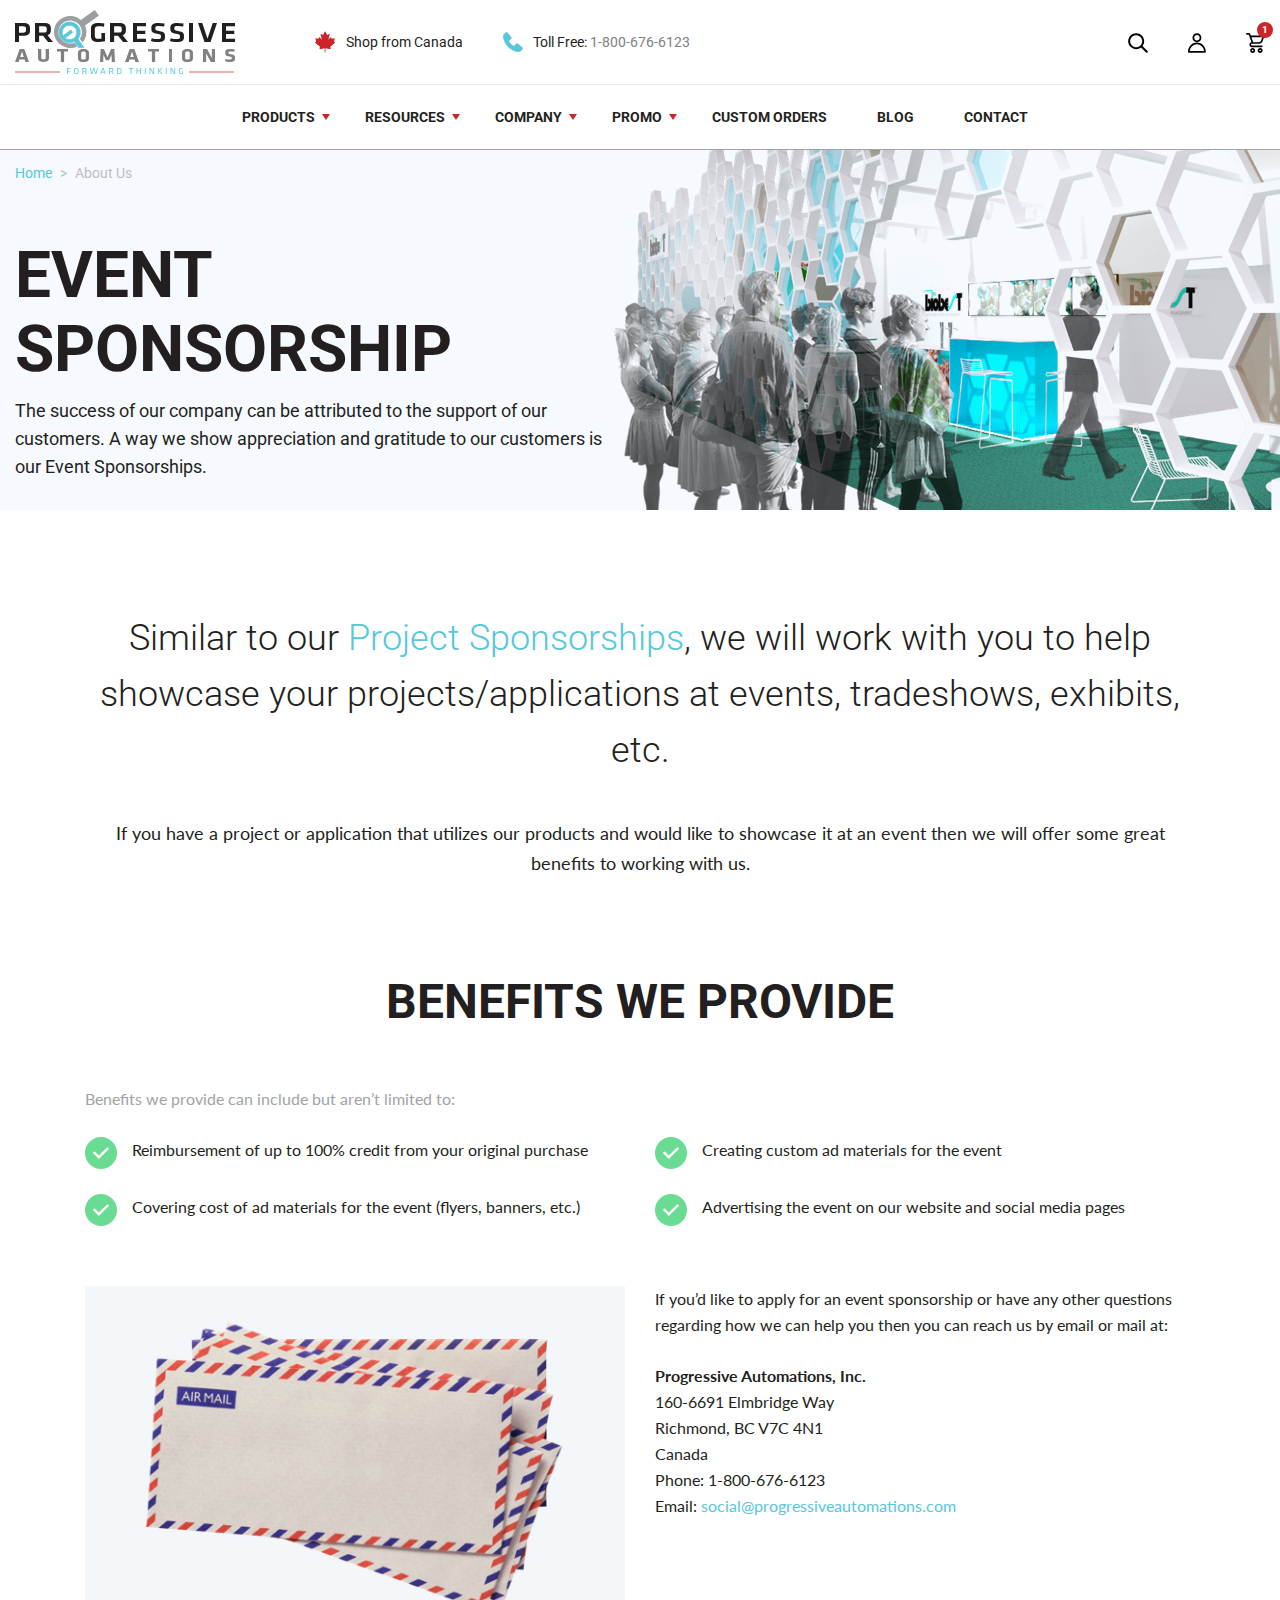
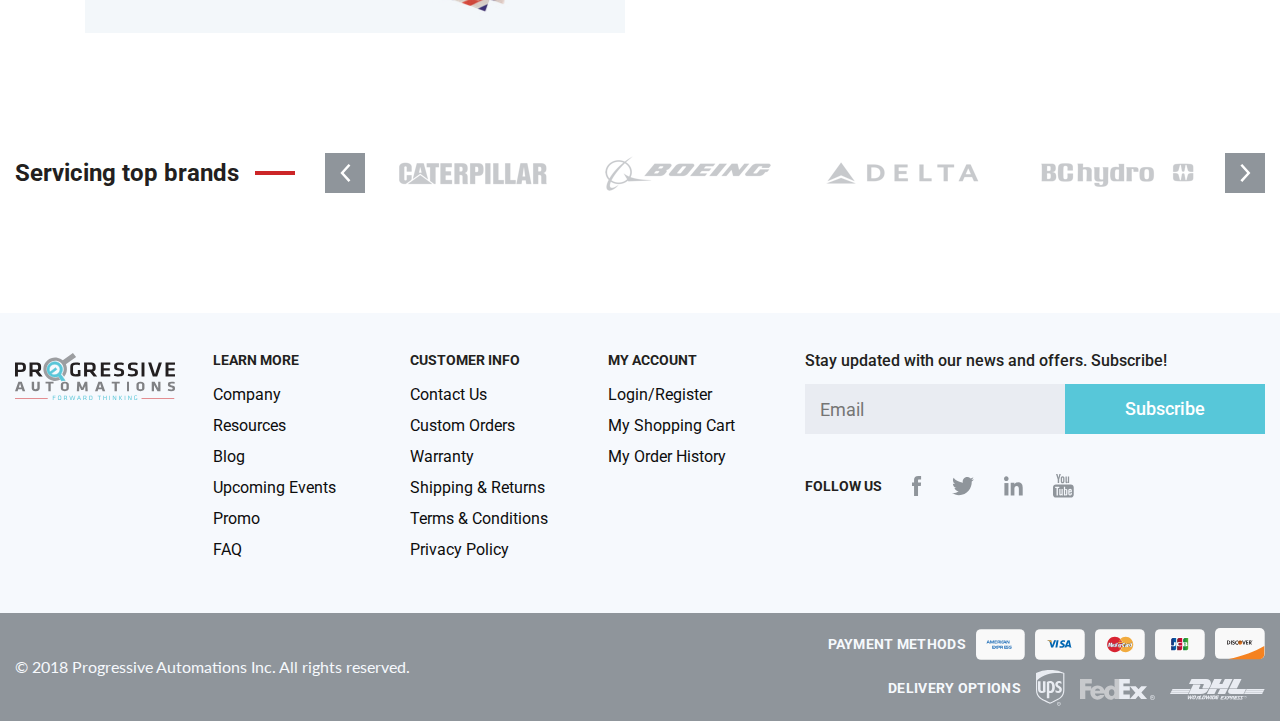
<file: promotions-event.html>
<!DOCTYPE html>
<html lang="ru">
<head>
    <meta charset="UTF-8">
    <title>Progressive Automations</title>
    <meta name="viewport" content="width=device-width, initial-scale=1, shrink-to-fit=no">
    <link href="bootstrap.css" rel="stylesheet" type="text/css">
    <link href="swiper.css" rel="stylesheet" type="text/css">
    <link href="select2.css" rel="stylesheet" type="text/css">
    <link href="jquery.scrollbar.css" rel="stylesheet" type="text/css">
    <link href="style.css" rel="stylesheet" type="text/css">
    <link href="css/style__promotions.css" rel="stylesheet" type="text/css">
    <link href="https://fonts.googleapis.com/css?family=Lato:400,700|Roboto:300,400,500,700&amp;subset=latin-ext" rel="stylesheet"> 
</head>

<body>

    <div class="mobile-menu__fog"></div>

    <div class="proauto">
        <div class="row no-gutters align-content-between">
            <div class="col-12">
                <div class="topping">
                    <div class="topping__line-top">
                        <div class="container-fluid container-fluid-b">
                            <div class="row align-items-center">
                                <div class="col-3 order-lg-4 order-2 d-lg-none d-block">
                                    <div class="mobile-menu__trigger">
                                        <svg width="25px" height="16px" viewBox="0 0 25 16" version="1.1" xmlns="http://www.w3.org/2000/svg" xmlns:xlink="http://www.w3.org/1999/xlink">
                                            <g stroke="none" stroke-width="1" fill="none" fill-rule="evenodd">
                                                <g transform="translate(-10.000000, -62.000000)" fill="#000000" fill-rule="nonzero">
                                                    <g transform="translate(-13.000000, -1.000000)">
                                                        <g transform="translate(23.000000, 63.000000)">
                                                            <path d="M0,16 L25,16 L25,13.3333333 L0,13.3333333 L0,16 Z M0,9.33333333 L25,9.33333333 L25,6.66666667 L0,6.66666667 L0,9.33333333 Z M0,0 L0,2.66666667 L25,2.66666667 L25,0 L0,0 Z"></path>
                                                        </g>
                                                    </g>
                                                </g>
                                            </g>
                                        </svg>
                                    </div>
                                </div>
                                <div class="col-lg-auto col-6 order-lg-1 order-3 text-lg-left text-center">
                                    <a href="#" class="topping__logo">
                                        <img src="img/logo.svg" class="img-fluid">
                                    </a>
                                </div>
                                <div class="col-lg col-12 order-lg-2 order-1">
                                    <div class="topping__info-block">
                                        <div class="row align-items-center justify-content-lg-start justify-content-between">
                                            <div class="col-auto order-lg-1 order-2">
                                                <div class="topping__info-canada d-flex align-items-center">
                                                    <svg width="21px" height="22px" viewBox="0 0 21 22" version="1.1" xmlns="http://www.w3.org/2000/svg" xmlns:xlink="http://www.w3.org/1999/xlink">
                                                        <g stroke="none" stroke-width="1" fill="none" fill-rule="evenodd">
                                                            <g transform="translate(-382.000000, -25.000000)" fill="#CC2527" fill-rule="nonzero">
                                                                <g transform="translate(382.000000, 25.000000)">
                                                                    <path d="M20.1621902,11.4554578 C20.1527218,11.3265674 20.0820166,11.2109974 19.973315,11.1468059 L18.9365919,10.5338154 C19.0749282,10.0684907 19.5030945,8.66376297 19.7993186,7.69581643 C19.8394054,7.56451569 19.8095248,7.42129005 19.7206206,7.31865979 C19.6317165,7.21615642 19.4968232,7.16959855 19.3662337,7.19611243 C18.4886281,7.37397102 17.2289683,7.62896087 16.8204765,7.71078597 L16.0632542,6.32584855 C16.0027551,6.2152261 15.8938076,6.14190065 15.7712109,6.1294683 C15.6479993,6.11665538 15.5278619,6.16689219 15.4476883,6.26330625 L13.4258876,8.69040369 C13.5950883,7.91325553 14.1831099,5.25413001 14.5914787,3.41097202 C14.6246794,3.26114962 14.5694679,3.10523793 14.4505601,3.01288338 C14.3317753,2.92052884 14.1708133,2.90873081 14.0408387,2.9828174 C13.4770413,3.30352106 12.6252584,3.78546457 12.2301699,4.00379169 L10.4283547,0.718609052 C10.3612154,0.596442284 10.2356676,0.520833333 10.0995446,0.520833333 C10.0994216,0.520833333 10.0994216,0.520833333 10.0992987,0.520833333 C9.96305276,0.520960199 9.83750485,0.596695989 9.77048858,0.719116488 L7.97457569,4.00391858 C7.57924123,3.78597203 6.72585982,3.30352108 6.16193949,2.98281743 C6.03171891,2.90873084 5.87100284,2.92052886 5.75221805,3.01288341 C5.63331029,3.10536479 5.57809875,3.26114964 5.61129945,3.41097205 L6.78242401,8.69408268 L4.75410617,6.26305255 C4.67393258,6.16676533 4.55293442,6.11665538 4.43070658,6.1294683 C4.30823283,6.14190065 4.19928529,6.21522608 4.1387862,6.32584855 L3.38205578,7.7100248 C2.96876832,7.62743853 1.71156782,7.37333672 0.835806696,7.19598556 C0.704479407,7.16972542 0.570200957,7.2161564 0.48141977,7.31878663 C0.392638583,7.42141687 0.362757948,7.56476937 0.402967714,7.69594327 C0.699437825,8.66325551 1.127973,10.0667146 1.2668012,10.5330542 L0.228233582,11.1466791 C0.11953198,11.2108705 0.0488267534,11.3265674 0.0393583897,11.455331 C0.0298900259,11.5842214 0.0828882286,11.7095597 0.180891813,11.7899893 L5.00175894,15.7444886 C4.91900307,16.0905644 4.67553114,17.0714507 4.51690549,17.7071493 C4.48431961,17.8376889 4.51948777,17.9762207 4.60974453,18.0736496 C4.70012425,18.1710786 4.83255822,18.2133232 4.96056544,18.1856675 L9.72302389,17.1517376 L9.72302389,21.1311175 C9.72302389,21.3464 9.89210162,21.5208333 10.1007743,21.5208333 C10.3094469,21.5208333 10.4785247,21.3464 10.4785247,21.1311175 L10.4785247,17.1516108 L15.2429506,18.1856676 C15.2687734,18.1912494 15.2948421,18.1940404 15.3206649,18.1940404 C15.4227263,18.1940404 15.5218366,18.1512883 15.5938945,18.0733959 C15.6841512,17.9758401 15.7191964,17.8370546 15.6863646,17.7063881 C15.5267552,17.072085 15.2821766,16.0938627 15.1981911,15.7460109 L20.0206568,11.7898624 C20.1186604,11.7095597 20.1716586,11.5842213 20.1621902,11.4554578 Z"></path>
                                                                </g>
                                                            </g>
                                                        </g>
                                                    </svg>
                                                    <span class="d-lg-inline d-none">Shop from Canada</span>
                                                    <span class="d-inline d-lg-none">Canada</span>
                                                </div>
                                            </div>
                                            <div class="col-auto order-lg-2 order-1">
                                                <div class="topping__info-phone d-flex align-items-center">
                                                    <svg width="20px" height="20px" viewBox="0 0 20 20" version="1.1" xmlns="http://www.w3.org/2000/svg" xmlns:xlink="http://www.w3.org/1999/xlink">
                                                        <g stroke="none" stroke-width="1" fill="none" fill-rule="evenodd">
                                                            <g transform="translate(-571.000000, -26.000000)" fill="#57C7D9">
                                                                <g transform="translate(571.000000, 26.000000)">
                                                                    <path d="M17.6293751,19.2660505 C15.5250688,21.3703572 8.77878281,18.6041495 5.09936947,14.9247365 C1.41962351,11.2449902 -1.34654175,4.49932807 0.758055439,2.39473088 L2.60981719,0.542968772 C3.15792175,-0.0051354386 4.04657404,-0.0051354386 4.5946786,0.542968772 C4.62766175,0.575952281 4.65898035,0.610559649 4.68851754,0.646661754 L8.26120491,5.01341895 C8.71778982,5.57148526 8.67722246,6.38473088 8.16736561,6.89458737 L6.20048632,8.86146702 C6.08758772,8.97436526 6.06514526,9.14925018 6.1458793,9.28699684 C6.75484456,10.3260028 7.41327053,11.1980526 8.11966211,11.9044439 C8.82605333,12.6108354 9.69810316,13.2692614 10.7371091,13.8782267 C10.8748558,13.9589607 11.0497404,13.9365182 11.1626389,13.8236196 L13.1295186,11.8567404 C13.6393751,11.3468835 14.4526207,11.3063161 15.010687,11.7629011 L19.3774442,15.3355884 C19.9773744,15.8264246 20.0658126,16.7106656 19.5749761,17.3105958 C19.5454389,17.3466979 19.5141204,17.3813053 19.4811372,17.4142888 L17.6293751,19.2660505 Z"></path>
                                                                </g>
                                                            </g>
                                                        </g>
                                                    </svg>
                                                    <span>Toll Free:  <a href="#">1-800-676-6123</a></span>
                                                </div>
                                            </div>
                                        </div>
                                    </div>
                                </div>
                                <div class="col-lg-auto col-3 order-4">
                                    <div class="row align-items-center justify-content-end">
                                        <div class="col-auto d-lg-block d-none">
                                            <a href="#" class="topping__search">
                                                <svg width="20px" height="20px" viewBox="0 0 20 20" version="1.1" xmlns="http://www.w3.org/2000/svg" xmlns:xlink="http://www.w3.org/1999/xlink">
                                                    <g stroke="none" stroke-width="1" fill="none" fill-rule="evenodd">
                                                        <g transform="translate(-1671.000000, -28.000000)" fill-rule="nonzero">
                                                            <g transform="translate(1671.000000, 21.000000)">
                                                                <g transform="translate(0.000000, 7.000000)">
                                                                    <path d="M14.4917684,13.0775548 L19.4885358,18.0743222 C19.8772627,18.4630492 19.8785283,19.0920344 19.4852814,19.4852814 C19.0947571,19.8758057 18.4559712,19.8701848 18.0743222,19.4885358 L13.0775548,14.4917684 C9.9391253,16.9342662 5.39944393,16.7131524 2.51471863,13.8284271 C-0.609475708,10.7042328 -0.609475708,5.63891296 2.51471863,2.51471863 C5.63891296,-0.609475708 10.7042328,-0.609475708 13.8284271,2.51471863 C16.7131524,5.39944393 16.9342662,9.9391253 14.4917684,13.0775548 Z M12.4142136,12.4142136 C14.7573593,10.0710678 14.7573593,6.27207794 12.4142136,3.92893219 C10.0710678,1.58578644 6.27207794,1.58578644 3.92893219,3.92893219 C1.58578644,6.27207794 1.58578644,10.0710678 3.92893219,12.4142136 C6.27207794,14.7573593 10.0710678,14.7573593 12.4142136,12.4142136 Z"></path>
                                                                </g>
                                                            </g>
                                                        </g>
                                                    </g>
                                                </svg>
                                            </a>
                                        </div>
                                        <div class="col-auto d-lg-block d-none">
                                            <a href="#" class="topping__user">
                                                <svg width="18px" height="20px" viewBox="0 0 18 20" version="1.1" xmlns="http://www.w3.org/2000/svg" xmlns:xlink="http://www.w3.org/1999/xlink">
                                                    <g stroke="none" stroke-width="1" fill="none" fill-rule="evenodd">
                                                        <g transform="translate(-1751.000000, -28.000000)" fill-rule="nonzero">
                                                            <g transform="translate(1671.000000, 21.000000)">
                                                                <g transform="translate(80.000000, 7.135706)">
                                                                    <path d="M8.93617021,0.0770595745 C6.47858298,0.0770595745 4.46808511,2.08757021 4.46808511,4.54514468 C4.46808511,7.00271915 6.47858298,9.01322979 8.93617021,9.01322979 C11.3937574,9.01322979 13.4042553,7.00271915 13.4042553,4.54514468 C13.4042553,2.08757021 11.3937574,0.0770595745 8.93617021,0.0770595745 Z M8.93617021,1.77918723 C10.4738638,1.77918723 11.7021277,3.00746383 11.7021277,4.54514468 C11.7021277,6.08282553 10.4738638,7.31110213 8.93617021,7.31110213 C7.3984766,7.31110213 6.17021277,6.08282553 6.17021277,4.54514468 C6.17021277,3.00746383 7.3984766,1.77918723 8.93617021,1.77918723 Z M8.93617021,9.43876596 C3.98671277,9.43876596 0,13.6632128 0,18.8004681 C4.6993962e-05,19.2704782 0.381053722,19.6514849 0.85106383,19.6515319 L17.0212766,19.6515319 C17.4912867,19.6514849 17.8722934,19.2704782 17.8723404,18.8004681 C17.8723404,13.6632128 13.8856298,9.43876596 8.93617021,9.43876596 Z M8.93617021,11.1408936 C12.6451106,11.1408936 15.6870064,14.0990426 16.0904255,17.9494043 L1.78191489,17.9494043 C2.18533404,14.0990426 5.22723191,11.1408936 8.93617021,11.1408936 Z"></path>
                                                                </g>
                                                            </g>
                                                        </g>
                                                    </g>
                                                </svg>
                                            </a>
                                        </div>
                                        <div class="col-auto">
                                            <a href="#" class="topping__cart">
                                                <svg width="19px" height="20px" viewBox="0 0 19 20" version="1.1" xmlns="http://www.w3.org/2000/svg" xmlns:xlink="http://www.w3.org/1999/xlink">
                                                    <g stroke="none" stroke-width="1" fill="none" fill-rule="evenodd">
                                                        <g transform="translate(-1809.000000, -28.000000)" fill-rule="nonzero">
                                                            <g transform="translate(1671.000000, 21.000000)">
                                                                <g transform="translate(138.000000, 7.000000)">
                                                                    <path d="M2.75,0 L0.833333333,0 C0.373096042,-4.62592927e-17 0,0.373096042 0,0.833333333 C0,1.29357062 0.373096042,1.66666667 0.833333333,1.66666667 L2.75,1.66666667 L5.48958333,9.20208333 C4.2204308,9.41495956 3.32021373,10.556521 3.40910517,11.840329 C3.49799662,13.1241369 4.54695335,14.1307367 5.83333333,14.1666667 L15.8333333,14.1666667 C16.2935706,14.1666667 16.6666667,13.7935706 16.6666667,13.3333333 C16.6666667,12.873096 16.2935706,12.5 15.8333333,12.5 L5.83333333,12.5 C5.37309604,12.5 5,12.126904 5,11.6666667 C5,11.2064294 5.37309604,10.8333333 5.83333333,10.8333333 L13.16875,10.8333333 C14.6157692,10.8288344 15.9100755,9.93226632 16.4229167,8.57916667 L18.28125,3.625 C18.3768876,3.36903311 18.340961,3.08244266 18.1851003,2.85800326 C18.0292396,2.63356386 17.77325,2.49979495 17.5,2.5 L5,2.5 C4.94403731,2.50017444 4.8882224,2.50575593 4.83333333,2.51666667 L4.31666667,1.09791667 C4.07738856,0.438825506 3.45118127,-1.92313865e-05 2.75,0 Z M16.2916667,4.16666667 L14.8625,7.99375 C14.596116,8.6983964 13.9220658,9.16517408 13.16875,9.16666667 L7.25,9.16666667 L5.43125,4.16666667 L16.2916667,4.16666667 Z M4.16666667,17.5 C4.16666667,18.8807119 5.28595479,20 6.66666667,20 C8.04737854,20 9.16666667,18.8807119 9.16666667,17.5 C9.16666667,16.1192881 8.04737854,15 6.66666667,15 C5.28595479,15 4.16666667,16.1192881 4.16666667,17.5 Z M7.5,17.5 C7.5,17.9602373 7.12690396,18.3333333 6.66666667,18.3333333 C6.20642938,18.3333333 5.83333333,17.9602373 5.83333333,17.5 C5.83333333,17.0397627 6.20642938,16.6666667 6.66666667,16.6666667 C7.12690396,16.6666667 7.5,17.0397627 7.5,17.5 Z M14.1666667,15 C12.7859548,15 11.6666667,16.1192881 11.6666667,17.5 C11.6666667,18.8807119 12.7859548,20 14.1666667,20 C15.5473785,20 16.6666667,18.8807119 16.6666667,17.5 C16.6666667,16.1192881 15.5473785,15 14.1666667,15 Z M14.1666667,18.3333333 C13.7064294,18.3333333 13.3333333,17.9602373 13.3333333,17.5 C13.3333333,17.0397627 13.7064294,16.6666667 14.1666667,16.6666667 C14.626904,16.6666667 15,17.0397627 15,17.5 C15,17.9602373 14.626904,18.3333333 14.1666667,18.3333333 Z"></path>
                                                                </g>
                                                            </g>
                                                        </g>
                                                    </g>
                                                </svg>
                                                <span class="topping__ico-amount">1</span>
                                            </a>
                                        </div>
                                    </div>
                                </div>
                            </div>
                        </div>
                    </div>
                    <div class="topping__line-bottom d-lg-block d-none">
                        <div class="container-fluid container-fluid-b">
                            <div class="row align-items-center justify-content-center">
                                <div class="col-auto">
                                    <div class="topping__nav">
                                        <div class="row no-gutters">
                                            <div class="col-auto">
                                                <div class="topping__nav-item topping__nav-item--drop">
                                                    <div class="topping__nav-name">Products</div>
                                                    <div class="topping__nav-dropdown-wrap">
                                                        <div class="topping__nav-dropdown">
                                                            <div class="topping__nav-dropdown-block">
                                                                <a href="#" class="topping__nav-dropdown-link d-flex align-items-center"><span>Linear actuators</span></a>
                                                                <a href="#" class="topping__nav-dropdown-link d-flex align-items-center"><span>Control systems</span></a>
                                                                <a href="#" class="topping__nav-dropdown-link d-flex align-items-center"><span>PLC controls</span></a>
                                                                <a href="#" class="topping__nav-dropdown-link d-flex align-items-center"><span>Mounting brackets</span></a>
                                                                <a href="#" class="topping__nav-dropdown-link d-flex align-items-center"><span>Power supplies</span></a>
                                                                <a href="#" class="topping__nav-dropdown-link d-flex align-items-center"><span>Actuator parts</span></a>
                                                                <a href="#" class="topping__nav-dropdown-link d-flex align-items-center"><span>Accessories</span></a>
                                                            </div>
                                                            <div class="topping__nav-dropdown-block">
                                                                <a href="#" class="topping__nav-dropdown-link d-flex align-items-center"><span>Table lifts</span></a>
                                                                <a href="#" class="topping__nav-dropdown-link d-flex align-items-center"><span>TV lifts</span></a>
                                                            </div>
                                                        </div>
                                                    </div>
                                                </div>
                                            </div>
                                            <div class="col-auto">
                                                <div class="topping__nav-item topping__nav-item--drop">
                                                    <div class="topping__nav-name">Resources</div>
                                                    <div class="topping__nav-dropdown-wrap">
                                                        <div class="topping__nav-dropdown">
                                                            <div class="topping__nav-dropdown-block">
                                                                <a href="#" class="topping__nav-dropdown-link d-flex align-items-center"><span>Linear actuators</span></a>
                                                                <a href="#" class="topping__nav-dropdown-link d-flex align-items-center"><span>Control systems</span></a>
                                                                <a href="#" class="topping__nav-dropdown-link d-flex align-items-center"><span>PLC controls</span></a>
                                                                <a href="#" class="topping__nav-dropdown-link d-flex align-items-center"><span>Mounting brackets</span></a>
                                                                <a href="#" class="topping__nav-dropdown-link d-flex align-items-center"><span>Power supplies</span></a>
                                                                <a href="#" class="topping__nav-dropdown-link d-flex align-items-center"><span>Actuator parts</span></a>
                                                                <a href="#" class="topping__nav-dropdown-link d-flex align-items-center"><span>Accessories</span></a>
                                                            </div>
                                                            <div class="topping__nav-dropdown-block">
                                                                <a href="#" class="topping__nav-dropdown-link d-flex align-items-center"><span>Table lifts</span></a>
                                                                <a href="#" class="topping__nav-dropdown-link d-flex align-items-center"><span>TV lifts</span></a>
                                                            </div>
                                                        </div>
                                                    </div>
                                                </div>
                                            </div>
                                            <div class="col-auto">
                                                <div class="topping__nav-item topping__nav-item--drop">
                                                    <div class="topping__nav-name">Company</div>
                                                    <div class="topping__nav-dropdown-wrap">
                                                        <div class="topping__nav-dropdown">
                                                            <div class="topping__nav-dropdown-block">
                                                                <a href="#" class="topping__nav-dropdown-link d-flex align-items-center"><span>Linear actuators</span></a>
                                                                <a href="#" class="topping__nav-dropdown-link d-flex align-items-center"><span>Control systems</span></a>
                                                                <a href="#" class="topping__nav-dropdown-link d-flex align-items-center"><span>PLC controls</span></a>
                                                                <a href="#" class="topping__nav-dropdown-link d-flex align-items-center"><span>Mounting brackets</span></a>
                                                                <a href="#" class="topping__nav-dropdown-link d-flex align-items-center"><span>Power supplies</span></a>
                                                                <a href="#" class="topping__nav-dropdown-link d-flex align-items-center"><span>Actuator parts</span></a>
                                                                <a href="#" class="topping__nav-dropdown-link d-flex align-items-center"><span>Accessories</span></a>
                                                            </div>
                                                            <div class="topping__nav-dropdown-block">
                                                                <a href="#" class="topping__nav-dropdown-link d-flex align-items-center"><span>Table lifts</span></a>
                                                                <a href="#" class="topping__nav-dropdown-link d-flex align-items-center"><span>TV lifts</span></a>
                                                            </div>
                                                        </div>
                                                    </div>
                                                </div>
                                            </div>
                                            <div class="col-auto">
                                                <div class="topping__nav-item topping__nav-item--drop">
                                                    <div class="topping__nav-name">Promo</div>
                                                    <div class="topping__nav-dropdown-wrap">
                                                        <div class="topping__nav-dropdown">
                                                            <div class="topping__nav-dropdown-block">
                                                                <a href="#" class="topping__nav-dropdown-link d-flex align-items-center"><span>Linear actuators</span></a>
                                                                <a href="#" class="topping__nav-dropdown-link d-flex align-items-center"><span>Control systems</span></a>
                                                                <a href="#" class="topping__nav-dropdown-link d-flex align-items-center"><span>PLC controls</span></a>
                                                                <a href="#" class="topping__nav-dropdown-link d-flex align-items-center"><span>Mounting brackets</span></a>
                                                                <a href="#" class="topping__nav-dropdown-link d-flex align-items-center"><span>Power supplies</span></a>
                                                                <a href="#" class="topping__nav-dropdown-link d-flex align-items-center"><span>Actuator parts</span></a>
                                                                <a href="#" class="topping__nav-dropdown-link d-flex align-items-center"><span>Accessories</span></a>
                                                            </div>
                                                            <div class="topping__nav-dropdown-block">
                                                                <a href="#" class="topping__nav-dropdown-link d-flex align-items-center"><span>Table lifts</span></a>
                                                                <a href="#" class="topping__nav-dropdown-link d-flex align-items-center"><span>TV lifts</span></a>
                                                            </div>
                                                        </div>
                                                    </div>
                                                </div>
                                            </div>
                                            <div class="col-auto">
                                                <div class="topping__nav-item">
                                                    <a href="#" class="topping__nav-name">Custom Orders</a>
                                                </div>
                                            </div>
                                            <div class="col-auto">
                                                <div class="topping__nav-item">
                                                    <a href="#" class="topping__nav-name">Blog</a>
                                                </div>
                                            </div>
                                            <div class="col-auto">
                                                <div class="topping__nav-item">
                                                    <a href="#" class="topping__nav-name">Contact</a>
                                                </div>
                                            </div>
                                        </div>
                                    </div>
                                </div>
                            </div>
                        </div>
                    </div>
                    <div class="mobile-menu">
                        <div class="topping__nav-item topping__nav-item--drop">
                            <div class="topping__nav-name">Products</div>
                            <div class="topping__nav-dropdown-wrap">
                                <div class="topping__nav-dropdown">
                                    <div class="topping__nav-dropdown-block">
                                        <a href="#" class="topping__nav-dropdown-link d-flex align-items-center"><span>Linear actuators</span></a>
                                        <a href="#" class="topping__nav-dropdown-link d-flex align-items-center"><span>Control systems</span></a>
                                        <a href="#" class="topping__nav-dropdown-link d-flex align-items-center"><span>PLC controls</span></a>
                                        <a href="#" class="topping__nav-dropdown-link d-flex align-items-center"><span>Mounting brackets</span></a>
                                        <a href="#" class="topping__nav-dropdown-link d-flex align-items-center"><span>Power supplies</span></a>
                                        <a href="#" class="topping__nav-dropdown-link d-flex align-items-center"><span>Actuator parts</span></a>
                                        <a href="#" class="topping__nav-dropdown-link d-flex align-items-center"><span>Accessories</span></a>
                                    </div>
                                    <div class="topping__nav-dropdown-block">
                                        <a href="#" class="topping__nav-dropdown-link d-flex align-items-center"><span>Table lifts</span></a>
                                        <a href="#" class="topping__nav-dropdown-link d-flex align-items-center"><span>TV lifts</span></a>
                                    </div>
                                </div>
                            </div>
                        </div>
                        <div class="topping__nav-item topping__nav-item--drop">
                            <div class="topping__nav-name">Resources</div>
                            <div class="topping__nav-dropdown-wrap">
                                <div class="topping__nav-dropdown">
                                    <div class="topping__nav-dropdown-block">
                                        <a href="#" class="topping__nav-dropdown-link d-flex align-items-center"><span>Linear actuators</span></a>
                                        <a href="#" class="topping__nav-dropdown-link d-flex align-items-center"><span>Control systems</span></a>
                                        <a href="#" class="topping__nav-dropdown-link d-flex align-items-center"><span>PLC controls</span></a>
                                        <a href="#" class="topping__nav-dropdown-link d-flex align-items-center"><span>Mounting brackets</span></a>
                                        <a href="#" class="topping__nav-dropdown-link d-flex align-items-center"><span>Power supplies</span></a>
                                        <a href="#" class="topping__nav-dropdown-link d-flex align-items-center"><span>Actuator parts</span></a>
                                        <a href="#" class="topping__nav-dropdown-link d-flex align-items-center"><span>Accessories</span></a>
                                    </div>
                                    <div class="topping__nav-dropdown-block">
                                        <a href="#" class="topping__nav-dropdown-link d-flex align-items-center"><span>Table lifts</span></a>
                                        <a href="#" class="topping__nav-dropdown-link d-flex align-items-center"><span>TV lifts</span></a>
                                    </div>
                                </div>
                            </div>
                        </div>
                        <div class="topping__nav-item topping__nav-item--drop">
                            <div class="topping__nav-name">Company</div>
                            <div class="topping__nav-dropdown-wrap">
                                <div class="topping__nav-dropdown">
                                    <div class="topping__nav-dropdown-block">
                                        <a href="#" class="topping__nav-dropdown-link d-flex align-items-center"><span>Linear actuators</span></a>
                                        <a href="#" class="topping__nav-dropdown-link d-flex align-items-center"><span>Control systems</span></a>
                                        <a href="#" class="topping__nav-dropdown-link d-flex align-items-center"><span>PLC controls</span></a>
                                        <a href="#" class="topping__nav-dropdown-link d-flex align-items-center"><span>Mounting brackets</span></a>
                                        <a href="#" class="topping__nav-dropdown-link d-flex align-items-center"><span>Power supplies</span></a>
                                        <a href="#" class="topping__nav-dropdown-link d-flex align-items-center"><span>Actuator parts</span></a>
                                        <a href="#" class="topping__nav-dropdown-link d-flex align-items-center"><span>Accessories</span></a>
                                    </div>
                                    <div class="topping__nav-dropdown-block">
                                        <a href="#" class="topping__nav-dropdown-link d-flex align-items-center"><span>Table lifts</span></a>
                                        <a href="#" class="topping__nav-dropdown-link d-flex align-items-center"><span>TV lifts</span></a>
                                    </div>
                                </div>
                            </div>
                        </div>
                        <div class="topping__nav-item topping__nav-item--drop">
                            <div class="topping__nav-name">Promo</div>
                            <div class="topping__nav-dropdown-wrap">
                                <div class="topping__nav-dropdown">
                                    <div class="topping__nav-dropdown-block">
                                        <a href="#" class="topping__nav-dropdown-link d-flex align-items-center"><span>Linear actuators</span></a>
                                        <a href="#" class="topping__nav-dropdown-link d-flex align-items-center"><span>Control systems</span></a>
                                        <a href="#" class="topping__nav-dropdown-link d-flex align-items-center"><span>PLC controls</span></a>
                                        <a href="#" class="topping__nav-dropdown-link d-flex align-items-center"><span>Mounting brackets</span></a>
                                        <a href="#" class="topping__nav-dropdown-link d-flex align-items-center"><span>Power supplies</span></a>
                                        <a href="#" class="topping__nav-dropdown-link d-flex align-items-center"><span>Actuator parts</span></a>
                                        <a href="#" class="topping__nav-dropdown-link d-flex align-items-center"><span>Accessories</span></a>
                                    </div>
                                    <div class="topping__nav-dropdown-block">
                                        <a href="#" class="topping__nav-dropdown-link d-flex align-items-center"><span>Table lifts</span></a>
                                        <a href="#" class="topping__nav-dropdown-link d-flex align-items-center"><span>TV lifts</span></a>
                                    </div>
                                </div>
                            </div>
                        </div>
                        <div class="topping__nav-item">
                            <a href="#" class="topping__nav-name">Custom Orders</a>
                        </div>
                        <div class="topping__nav-item">
                            <a href="#" class="topping__nav-name">Blog</a>
                        </div>
                        <div class="topping__nav-item">
                            <a href="#" class="topping__nav-name">Contact</a>
                        </div>
                        <a href="#" class="mobile-menu__user d-flex align-items-center">
                            <span class="mobile-menu__user-ico text-center">
                                <svg width="18px" height="20px" viewBox="0 0 18 20" version="1.1" xmlns="http://www.w3.org/2000/svg" xmlns:xlink="http://www.w3.org/1999/xlink">
                                    <g stroke="none" stroke-width="1" fill="none" fill-rule="evenodd">
                                        <g transform="translate(-1751.000000, -28.000000)" fill-rule="nonzero">
                                            <g transform="translate(1671.000000, 21.000000)">
                                                <g transform="translate(80.000000, 7.135706)">
                                                    <path d="M8.93617021,0.0770595745 C6.47858298,0.0770595745 4.46808511,2.08757021 4.46808511,4.54514468 C4.46808511,7.00271915 6.47858298,9.01322979 8.93617021,9.01322979 C11.3937574,9.01322979 13.4042553,7.00271915 13.4042553,4.54514468 C13.4042553,2.08757021 11.3937574,0.0770595745 8.93617021,0.0770595745 Z M8.93617021,1.77918723 C10.4738638,1.77918723 11.7021277,3.00746383 11.7021277,4.54514468 C11.7021277,6.08282553 10.4738638,7.31110213 8.93617021,7.31110213 C7.3984766,7.31110213 6.17021277,6.08282553 6.17021277,4.54514468 C6.17021277,3.00746383 7.3984766,1.77918723 8.93617021,1.77918723 Z M8.93617021,9.43876596 C3.98671277,9.43876596 0,13.6632128 0,18.8004681 C4.6993962e-05,19.2704782 0.381053722,19.6514849 0.85106383,19.6515319 L17.0212766,19.6515319 C17.4912867,19.6514849 17.8722934,19.2704782 17.8723404,18.8004681 C17.8723404,13.6632128 13.8856298,9.43876596 8.93617021,9.43876596 Z M8.93617021,11.1408936 C12.6451106,11.1408936 15.6870064,14.0990426 16.0904255,17.9494043 L1.78191489,17.9494043 C2.18533404,14.0990426 5.22723191,11.1408936 8.93617021,11.1408936 Z"></path>
                                                </g>
                                            </g>
                                        </g>
                                    </g>
                                </svg>
                            </span>
                            <span>John Davis Miller</span>
                        </a>
                        <a href="#" class="mobile-menu__logout d-flex align-items-center">
                            <svg width="36px" height="30px" version="1.1" id="Capa_1" xmlns="http://www.w3.org/2000/svg" xmlns:xlink="http://www.w3.org/1999/xlink" x="0px" y="0px" viewBox="0 0 512 512" style="enable-background:new 0 0 512 512;" xml:space="preserve">
                                <g transform="translate(1 1)">
                                    <path d="M319,319c-11.782,0-21.333,9.551-21.333,21.333v128h-256V41.667h256v128c0,11.782,9.551,21.333,21.333,21.333
                                        s21.333-9.551,21.333-21.333V20.333C340.333,8.551,330.782-1,319-1H20.333C8.551-1-1,8.551-1,20.333v469.333
                                        C-1,501.449,8.551,511,20.333,511H319c11.782,0,21.333-9.551,21.333-21.333V340.333C340.333,328.551,330.782,319,319,319z"/>
                                    <path d="M506.164,268.52c0.204-0.248,0.38-0.509,0.571-0.764c0.226-0.302,0.461-0.598,0.671-0.913
                                        c0.204-0.304,0.38-0.62,0.566-0.932c0.17-0.285,0.349-0.564,0.506-0.857c0.17-0.318,0.315-0.646,0.468-0.971
                                        c0.145-0.306,0.297-0.607,0.428-0.921c0.13-0.315,0.236-0.637,0.35-0.957c0.121-0.337,0.25-0.669,0.354-1.013
                                        c0.097-0.32,0.168-0.646,0.249-0.969c0.089-0.351,0.187-0.698,0.258-1.055c0.074-0.375,0.118-0.753,0.173-1.13
                                        c0.044-0.311,0.104-0.617,0.135-0.933c0.138-1.4,0.138-2.811,0-4.211c-0.031-0.315-0.09-0.621-0.135-0.933
                                        c-0.054-0.377-0.098-0.756-0.173-1.13c-0.071-0.358-0.169-0.704-0.258-1.055c-0.081-0.324-0.152-0.649-0.249-0.969
                                        c-0.104-0.344-0.233-0.677-0.354-1.013c-0.115-0.32-0.22-0.642-0.35-0.957c-0.13-0.314-0.283-0.615-0.428-0.921
                                        c-0.153-0.325-0.297-0.653-0.468-0.971c-0.157-0.293-0.336-0.572-0.506-0.857c-0.186-0.312-0.363-0.628-0.566-0.932
                                        c-0.211-0.315-0.445-0.611-0.671-0.913c-0.191-0.255-0.368-0.516-0.571-0.764c-0.439-0.535-0.903-1.05-1.392-1.54
                                        c-0.007-0.008-0.014-0.016-0.021-0.023l-85.333-85.333c-8.331-8.331-21.839-8.331-30.17,0s-8.331,21.839,0,30.17l48.915,48.915
                                        H255c-11.782,0-21.333,9.551-21.333,21.333c0,11.782,9.551,21.333,21.333,21.333h183.163l-48.915,48.915
                                        c-8.331,8.331-8.331,21.839,0,30.17c8.331,8.331,21.839,8.331,30.17,0l85.333-85.333c0.008-0.008,0.014-0.016,0.021-0.023
                                        C505.261,269.57,505.725,269.055,506.164,268.52z"/>
                                </g>
                            </svg>
                            <span>Sign Out</span>
                        </a>
                    </div>
                </div>
                <div class="proauto__content">

                    <div class="z-top" style="background-image: url('img/z-top-promotions-event.jpg');">
                        <nav aria-label="breadcrumb">
                            <div class="container-fluid container-fluid-b">
                                <ol class="breadcrumb">
                                    <li class="breadcrumb-item"><a href="#">Home</a></li>
                                    <li class="breadcrumb-item active" aria-current="page">About Us</li>
                                </ol>
                            </div>
                        </nav>
                        <div class="z-top__content text-lg-left text-center">
                            <div class="container-fluid container-fluid-m">
                                <div class="row align-items-center">
                                    <div class="col-lg-6 col-12">
                                        <div class="z-top__header">Event Sponsorship</div>
                                        <div class="z-top__text d-sm-block d-none">The success of our company can be attributed to the support of our customers. A way we show appreciation and gratitude to our customers is our Event Sponsorships.</div>
                                    </div>
                                </div>
                            </div>
                        </div>
                    </div>

                    <div class="promotions__event">
                        <div class="promotions__block">
                            <div class="container">
                                <div class="promotions__top-text text-center">Similar to our <a href="#">Project Sponsorships</a>, we will work with you to help showcase your projects/applications at events, tradeshows, exhibits, etc.</div>
                                <div class="promotions__event-top-text text-center">If you have a project or application that utilizes our products and would like to showcase it at an event then we will offer some great benefits to working with us.</div>
                            </div>
                        </div>
                        <div class="promotions__block">
                            <div class="container">
                                <div class="promotions__block-header text-center">Benefits we provide</div>
                                <div class="promotions__event-gray-text">Benefits we provide can include but aren’t limited to:</div>
                                <div class="promotions__selection">
                                    <div class="row">
                                        <div class="col-lg-6 col-12">
                                            <div class="promotions__circle-block promotions__circle-block--check">
                                                <div class="row no-gutters">
                                                    <div class="col-auto">
                                                        <div class="promotions__circle-block-left d-flex align-items-center justify-content-center">
                                                            <svg version="1.1" xmlns="http://www.w3.org/2000/svg" xmlns:xlink="http://www.w3.org/1999/xlink" x="0px" y="0px" width="16px" height="16px" viewBox="0 0 78.369 78.369" style="enable-background:new 0 0 78.369 78.369;" xml:space="preserve">
                                                                <g>
                                                                    <path d="M78.049,19.015L29.458,67.606c-0.428,0.428-1.121,0.428-1.548,0L0.32,40.015c-0.427-0.426-0.427-1.119,0-1.547l6.704-6.704
                                                                    c0.428-0.427,1.121-0.427,1.548,0l20.113,20.112l41.113-41.113c0.429-0.427,1.12-0.427,1.548,0l6.703,6.704
                                                                    C78.477,17.894,78.477,18.586,78.049,19.015z"/>
                                                                </g>
                                                            </svg>
                                                        </div>
                                                    </div>
                                                    <div class="col">
                                                        <div class="promotions__circle-block-right">Reimbursement of up to 100% credit from your original purchase</div>
                                                    </div>
                                                </div>
                                            </div>
                                            <div class="promotions__circle-block promotions__circle-block--check">
                                                <div class="row no-gutters">
                                                    <div class="col-auto">
                                                        <div class="promotions__circle-block-left d-flex align-items-center justify-content-center">
                                                            <svg version="1.1" xmlns="http://www.w3.org/2000/svg" xmlns:xlink="http://www.w3.org/1999/xlink" x="0px" y="0px" width="16px" height="16px" viewBox="0 0 78.369 78.369" style="enable-background:new 0 0 78.369 78.369;" xml:space="preserve">
                                                                <g>
                                                                    <path d="M78.049,19.015L29.458,67.606c-0.428,0.428-1.121,0.428-1.548,0L0.32,40.015c-0.427-0.426-0.427-1.119,0-1.547l6.704-6.704
                                                                    c0.428-0.427,1.121-0.427,1.548,0l20.113,20.112l41.113-41.113c0.429-0.427,1.12-0.427,1.548,0l6.703,6.704
                                                                    C78.477,17.894,78.477,18.586,78.049,19.015z"/>
                                                                </g>
                                                            </svg>
                                                        </div>
                                                    </div>
                                                    <div class="col">
                                                        <div class="promotions__circle-block-right">Covering cost of ad materials for the event (flyers, banners, etc.)</div>
                                                    </div>
                                                </div>
                                            </div>
                                        </div>
                                        <div class="col-lg-6 col-12">
                                            <div class="promotions__circle-block promotions__circle-block--check">
                                                <div class="row no-gutters">
                                                    <div class="col-auto">
                                                        <div class="promotions__circle-block-left d-flex align-items-center justify-content-center">
                                                            <svg version="1.1" xmlns="http://www.w3.org/2000/svg" xmlns:xlink="http://www.w3.org/1999/xlink" x="0px" y="0px" width="16px" height="16px" viewBox="0 0 78.369 78.369" style="enable-background:new 0 0 78.369 78.369;" xml:space="preserve">
                                                                <g>
                                                                    <path d="M78.049,19.015L29.458,67.606c-0.428,0.428-1.121,0.428-1.548,0L0.32,40.015c-0.427-0.426-0.427-1.119,0-1.547l6.704-6.704
                                                                    c0.428-0.427,1.121-0.427,1.548,0l20.113,20.112l41.113-41.113c0.429-0.427,1.12-0.427,1.548,0l6.703,6.704
                                                                    C78.477,17.894,78.477,18.586,78.049,19.015z"/>
                                                                </g>
                                                            </svg>
                                                        </div>
                                                    </div>
                                                    <div class="col">
                                                        <div class="promotions__circle-block-right">Creating custom ad materials for the event</div>
                                                    </div>
                                                </div>
                                            </div>
                                            <div class="promotions__circle-block promotions__circle-block--check">
                                                <div class="row no-gutters">
                                                    <div class="col-auto">
                                                        <div class="promotions__circle-block-left d-flex align-items-center justify-content-center">
                                                            <svg version="1.1" xmlns="http://www.w3.org/2000/svg" xmlns:xlink="http://www.w3.org/1999/xlink" x="0px" y="0px" width="16px" height="16px" viewBox="0 0 78.369 78.369" style="enable-background:new 0 0 78.369 78.369;" xml:space="preserve">
                                                                <g>
                                                                    <path d="M78.049,19.015L29.458,67.606c-0.428,0.428-1.121,0.428-1.548,0L0.32,40.015c-0.427-0.426-0.427-1.119,0-1.547l6.704-6.704
                                                                    c0.428-0.427,1.121-0.427,1.548,0l20.113,20.112l41.113-41.113c0.429-0.427,1.12-0.427,1.548,0l6.703,6.704
                                                                    C78.477,17.894,78.477,18.586,78.049,19.015z"/>
                                                                </g>
                                                            </svg>
                                                        </div>
                                                    </div>
                                                    <div class="col">
                                                        <div class="promotions__circle-block-right">Advertising the event on our website and social media pages</div>
                                                    </div>
                                                </div>
                                            </div>
                                        </div>
                                    </div>
                                </div>
                            </div>
                        </div>
                        <div class="promotions__block promotions__block--spec-top">
                            <div class="container">
                                <div class="promotions__application">
                                    <div class="row">
                                        <div class="col-lg-6 col-12">
                                            <div class="promotions__application-left text-center">
                                                <img src="img/scholarship-img3.jpg" class="img-fluid">
                                            </div>
                                        </div>
                                        <div class="col-lg-6 col-12">
                                            <div class="promotions__application-right">
                                                <div class="promotions__application-text">If you’d like to apply for an event sponsorship or have any other questions regarding how we can help you then you can reach us by email or mail at:</div>
                                                <div class="promotions__application-text"><b>Progressive Automations, Inc.</b><br>160-6691 Elmbridge Way<br>Richmond, BC V7C 4N1<br>Canada<br>Phone: 1-800-676-6123<br>Email: <a href="#">social@progressiveautomations.com</a></div>
                                            </div>
                                        </div>
                                    </div>
                                </div>
                            </div>
                        </div>
                    </div>
                    
                    <div class="top-brands">
                        <div class="container-fluid container-fluid-b">
                            <div class="top-brands__content d-flex flex-wrap align-items-center">
                                <div class="top-brands__header">Servicing top brands</div>
                                <div class="swiper-container swiper-container--top-brands text-center">
                                    <div class="swiper-wrapper">
                                        <div class="swiper-slide">
                                            <div class="top-brands__item">
                                                <a href="#"><img src="img/brands-img1.png" class="img-fluid"></a>
                                            </div>
                                        </div>
                                        <div class="swiper-slide">
                                            <div class="top-brands__item">
                                                <a href="#"><img src="img/brands-img2.png" class="img-fluid"></a>
                                            </div>
                                        </div>
                                        <div class="swiper-slide">
                                            <div class="top-brands__item">
                                                <a href="#"><img src="img/brands-img3.png" class="img-fluid"></a>
                                            </div>
                                        </div>
                                        <div class="swiper-slide">
                                            <div class="top-brands__item">
                                                <a href="#"><img src="img/brands-img4.png" class="img-fluid"></a>
                                            </div>
                                        </div>
                                        <div class="swiper-slide">
                                            <div class="top-brands__item">
                                                <a href="#"><img src="img/brands-img5.png" class="img-fluid"></a>
                                            </div>
                                        </div>
                                        <div class="swiper-slide">
                                            <div class="top-brands__item">
                                                <a href="#"><img src="img/brands-img6.png" class="img-fluid"></a>
                                            </div>
                                        </div>
                                        <div class="swiper-slide">
                                            <div class="top-brands__item">
                                                <a href="#"><img src="img/brands-img1.png" class="img-fluid"></a>
                                            </div>
                                        </div>
                                        <div class="swiper-slide">
                                            <div class="top-brands__item">
                                                <a href="#"><img src="img/brands-img2.png" class="img-fluid"></a>
                                            </div>
                                        </div>
                                        <div class="swiper-slide">
                                            <div class="top-brands__item">
                                                <a href="#"><img src="img/brands-img3.png" class="img-fluid"></a>
                                            </div>
                                        </div>
                                        <div class="swiper-slide">
                                            <div class="top-brands__item">
                                                <a href="#"><img src="img/brands-img4.png" class="img-fluid"></a>
                                            </div>
                                        </div>
                                        <div class="swiper-slide">
                                            <div class="top-brands__item">
                                                <a href="#"><img src="img/brands-img5.png" class="img-fluid"></a>
                                            </div>
                                        </div>
                                        <div class="swiper-slide">
                                            <div class="top-brands__item">
                                                <a href="#"><img src="img/brands-img6.png" class="img-fluid"></a>
                                            </div>
                                        </div>
                                    </div>
                                    <div class="swiper-button-prev swiper-button-prev--top-brands">
                                        <svg width="40px" height="40px" viewBox="0 0 37 37" version="1.1" xmlns="http://www.w3.org/2000/svg" xmlns:xlink="http://www.w3.org/1999/xlink">
                                            <g stroke="none" stroke-width="1" fill="none" fill-rule="evenodd">
                                                <g transform="translate(-381.000000, -5171.000000)">
                                                    <g transform="translate(0.000000, 155.000000)">
                                                        <g transform="translate(80.000000, 4974.000000)">
                                                            <g transform="translate(301.000000, 42.000000)">
                                                                <rect class="swiper-button-prev-rect--top-brands" x="0" y="0" width="37" height="37"></rect>
                                                                <g transform="translate(14.000000, 10.000000)" fill-rule="nonzero">
                                                                    <polygon class="swiper-button-prev-polygon--top-brands" points="0.242293857 8.46278889 0.879436216 9.16270317 7.77117551 16.7182587 9.52101975 15.3184571 3.26642282 8.46278889 9.52101975 1.60715841 7.77117551 0.207356825 0.879436216 7.76291238 0.242293857 8.46278889"></polygon>
                                                                </g>
                                                            </g>
                                                        </g>
                                                    </g>
                                                </g>
                                            </g>
                                        </svg>
                                    </div>
                                    <div class="swiper-button-next swiper-button-next--top-brands">
                                        <svg width="40px" height="40px" viewBox="0 0 37 37" version="1.1" xmlns="http://www.w3.org/2000/svg" xmlns:xlink="http://www.w3.org/1999/xlink">
                                            <g stroke="none" stroke-width="1" fill="none" fill-rule="evenodd">
                                                <g transform="translate(-1803.000000, -5171.000000)">
                                                    <g transform="translate(0.000000, 155.000000)">
                                                        <g transform="translate(80.000000, 4974.000000)">
                                                            <g transform="translate(1723.000000, 42.000000)">
                                                                <rect class="swiper-button-prev-rect--top-brands" x="0" y="0" width="37" height="37"></rect>
                                                                <g transform="translate(14.000000, 10.000000)" fill-rule="nonzero">
                                                                    <polygon class="swiper-button-prev-polygon--top-brands" transform="translate(4.881657, 8.462808) scale(-1, 1) translate(-4.881657, -8.462808) " points="0.242293857 8.46278889 0.879436216 9.16270317 7.77117551 16.7182587 9.52101975 15.3184571 3.26642282 8.46278889 9.52101975 1.60715841 7.77117551 0.207356825 0.879436216 7.76291238 0.242293857 8.46278889"></polygon>
                                                                </g>
                                                            </g>
                                                        </g>
                                                    </g>
                                                </g>
                                            </g>
                                        </svg>
                                    </div>
                                </div>
                            </div>
                        </div>
                    </div>

                </div>
            </div>
            <div class="col-12">
                <div class="footer">
                    <div class="footer__line-top">
                        <div class="container-fluid container-fluid-b">
                            <div class="row">
                                <div class="col-xl col-12">
                                    <div class="footer__line-top-left">
                                        <div class="row">
                                            <div class="col-xl-3 col-12">
                                                <a href="#" class="footer__logo">
                                                    <img src="img/logo.svg" class="img-fluid">
                                                </a>
                                            </div>
                                            <div class="col-xl-3 col-4 d-lg-block d-none">
                                                <div class="footer__block">
                                                    <div class="footer__block-header">Learn More</div>
                                                    <div class="footer__block-content">
                                                        <a href="#" class="footer__block-link">Company</a>
                                                        <a href="#" class="footer__block-link">Resources</a>
                                                        <a href="#" class="footer__block-link">Blog</a>
                                                        <a href="#" class="footer__block-link">Upcoming Events</a>
                                                        <a href="#" class="footer__block-link">Promo</a>
                                                        <a href="#" class="footer__block-link">FAQ</a>
                                                    </div>
                                                </div>
                                            </div>
                                            <div class="col-xl-3 col-4 d-lg-block d-none">
                                                <div class="footer__block">
                                                    <div class="footer__block-header">Customer Info</div>
                                                    <div class="footer__block-content">
                                                        <a href="#" class="footer__block-link">Contact Us</a>
                                                        <a href="#" class="footer__block-link">Custom Orders</a>
                                                        <a href="#" class="footer__block-link">Warranty</a>
                                                        <a href="#" class="footer__block-link">Shipping & Returns</a>
                                                        <a href="#" class="footer__block-link">Terms & Conditions</a>
                                                        <a href="#" class="footer__block-link">Privacy Policy</a>
                                                    </div>
                                                </div>
                                            </div>
                                            <div class="col-xl-3 col-4 d-lg-block d-none">
                                                <div class="footer__block">
                                                    <div class="footer__block-header">My Account</div>
                                                    <div class="footer__block-content">
                                                        <a href="#" class="footer__block-link">Login/Register</a>
                                                        <a href="#" class="footer__block-link">My Shopping Cart</a>
                                                        <a href="#" class="footer__block-link">My Order History</a>
                                                    </div>
                                                </div>
                                            </div>
                                        </div>
                                    </div>
                                </div>
                                <div class="col-xl-auto col-12">
                                    <div class="footer__line-top-right">
                                        <div class="footer__subscribe">
                                            <div class="footer__subscribe-text">Stay updated with our news and offers. Subscribe!</div>
                                            <div class="footer__subscribe-content d-flex align-items-center">
                                                <input type="Email" name="footer-subscribe" placeholder="Email" class="footer__subscribe-input">
                                                <button class="footer__subscribe-button">Subscribe</button>
                                            </div>
                                        </div>
                                        <div class="footer__soc d-flex align-items-center">
                                            <div class="footer__soc-text">Follow Us</div>
                                            <a href="#" class="footer__soc-item">
                                                <svg width="10px" height="20px" viewBox="0 0 10 20" version="1.1" xmlns="http://www.w3.org/2000/svg" xmlns:xlink="http://www.w3.org/1999/xlink">
                                                    <g stroke="none" stroke-width="1" fill="none" fill-rule="evenodd">
                                                        <g transform="translate(-1381.000000, -173.000000)" fill="#8F959B">
                                                            <g transform="translate(1280.000000, 171.000000)">
                                                                <path d="M103.062989,22 L107.028997,22 L107.028997,11.9150964 L109.79586,11.9150964 L110.09106,8.53844488 L107.028997,8.53844488 L107.028997,6.61511804 C107.028997,5.81893004 107.186409,5.50444011 107.944459,5.50444011 L110.09106,5.50444011 L110.09106,2 L107.344673,2 C104.393524,2 103.062989,3.3199047 103.062989,5.84622049 L103.062989,8.53844488 L101,8.53844488 L101,11.957115 L103.062989,11.957115 L103.062989,22 Z"></path>
                                                            </g>
                                                        </g>
                                                    </g>
                                                </svg>
                                            </a>
                                            <a href="#" class="footer__soc-item">
                                                <svg width="22px" height="19px" viewBox="0 0 22 19" version="1.1" xmlns="http://www.w3.org/2000/svg" xmlns:xlink="http://www.w3.org/1999/xlink">
                                                    <g stroke="none" stroke-width="1" fill="none" fill-rule="evenodd">
                                                        <g transform="translate(-1420.000000, -174.000000)" fill="#8F959B">
                                                            <g transform="translate(1280.000000, 171.000000)">
                                                                <path d="M140,19.1122387 C141.997445,20.4139881 144.370052,21.1739371 146.918888,21.1739371 C155.298966,21.1739371 160.033369,13.9788735 159.747942,7.52562575 C160.629629,6.87942178 161.395091,6.07166682 162,5.15071627 C161.190211,5.51557973 160.320417,5.76230217 159.407917,5.87275029 C160.339337,5.30622284 161.055065,4.40670252 161.391847,3.33464134 C160.519891,3.8605063 159.553874,4.24240406 158.52623,4.448464 C157.702927,3.55663658 156.529867,3 155.231393,3 C152.318205,3 150.176966,5.76340115 150.834853,8.63340398 C147.083765,8.44218036 143.757574,6.61566506 141.532005,3.83907607 C140.349215,5.90187343 140.918446,8.5998849 142.928865,9.96537543 C142.18881,9.94174722 141.492002,9.7345883 140.883849,9.39115506 C140.835197,11.5171441 142.333145,13.5046609 144.504116,13.9481019 C143.868393,14.1239397 143.172666,14.1635032 142.466128,14.02613 C143.039684,15.8498978 144.706833,17.1752753 146.682114,17.2126409 C144.785218,18.7248461 142.394771,19.3996237 140,19.1122387"></path>
                                                            </g>
                                                        </g>
                                                    </g>
                                                </svg>
                                            </a>
                                            <a href="#" class="footer__soc-item">
                                                <svg width="19px" height="20px" viewBox="0 0 19 20" version="1.1" xmlns="http://www.w3.org/2000/svg" xmlns:xlink="http://www.w3.org/1999/xlink">
                                                    <defs>
                                                        <polygon id="soc-path1" points="0 0.34855 4.56547009 0.34855 4.56547009 5.06055 0 5.06055"></polygon>
                                                    </defs>
                                                    <g stroke="none" stroke-width="1" fill="none" fill-rule="evenodd">
                                                        <g transform="translate(-1472.000000, -173.000000)">
                                                            <g transform="translate(1280.000000, 171.000000)">
                                                                <g transform="translate(192.000000, 2.000000)">
                                                                    <g>
                                                                        <mask fill="white">
                                                                            <use xlink:href="#soc-path1"></use>
                                                                        </mask>
                                                                        <path d="M2.2826862,5.06055 C3.54373626,5.06055 4.56547009,4.00505 4.56547009,2.70405 C4.56547009,1.40355 3.54373626,0.34855 2.2826862,0.34855 C1.02163614,0.34855 -9.76800977e-05,1.40355 -9.76800977e-05,2.70405 C-9.76800977e-05,4.00505 1.02163614,5.06055 2.2826862,5.06055" fill="#8F959B"></path>
                                                                    </g>
                                                                    <path d="M10.4023443,12.79785 C10.4023443,11.00285 11.2091819,9.93335 12.7544811,9.93335 C14.1742613,9.93335 14.8560684,10.95985 14.8560684,12.79785 L14.8560684,19.49985 L18.698315,19.49985 L18.698315,11.41585 C18.698315,7.99585 16.8047863,6.34285 14.1605861,6.34285 C11.515409,6.34285 10.4023443,8.45235 10.4023443,8.45235 L10.4023443,6.73235 L6.69929182,6.73235 L6.69929182,19.49985 L10.4023443,19.49985 L10.4023443,12.79785 Z" fill="#8F959B"></path>
                                                                    <polygon fill="#8F959B" points="0.38974359 19.475 4.44358974 19.475 4.44358974 7.069125 0.38974359 7.069125"></polygon>
                                                                </g>
                                                            </g>
                                                        </g>
                                                    </g>
                                                </svg>
                                            </a>
                                            <a href="#" class="footer__soc-item">
                                                <svg width="21px" height="24px" viewBox="0 0 21 24" version="1.1" xmlns="http://www.w3.org/2000/svg" xmlns:xlink="http://www.w3.org/1999/xlink">
                                                    <g stroke="none" stroke-width="1" fill="none" fill-rule="evenodd">
                                                        <g transform="translate(-1521.000000, -171.000000)" fill="#8F959B">
                                                            <g transform="translate(1280.000000, 171.000000)">
                                                                <g transform="translate(241.000000, 0.000000)">
                                                                    <path d="M13.401885,9.17837353 C13.785135,9.17837353 14.317485,8.98278374 14.86716,8.34182722 L14.86716,9.08186881 L16.13346,9.08186881 L16.13346,2.38278941 L14.86716,2.38278941 L14.86716,7.46709187 C14.712285,7.65752098 14.368935,7.96871002 14.12166,7.96871002 C13.850235,7.96871002 13.78461,7.78757013 13.78461,7.51818261 L13.78461,2.38175728 L12.516735,2.38175728 L12.516735,7.98212779 C12.516735,8.64321096 12.72306,9.17837353 13.401885,9.17837353"></path>
                                                                    <path d="M9.0675375,4.23743478 C9.0675375,3.8705104 9.2397375,3.59854253 9.5956875,3.59854253 C9.9841875,3.59854253 10.1506125,3.86225331 10.1506125,4.23743478 L10.1506125,7.35396975 C10.1506125,7.71882987 9.9616125,7.98821739 9.6203625,7.98821739 C9.2707125,7.98821739 9.0675375,7.7069603 9.0675375,7.35396975 L9.0675375,4.23743478 Z M7.7634375,7.41022117 C7.7634375,8.59098488 8.3918625,9.20562193 9.6203625,9.20562193 C10.6393875,9.20562193 11.4410625,8.53628166 11.4410625,7.41022117 L11.4410625,4.12751229 C11.4410625,3.07834594 10.6477875,2.32746692 9.6203625,2.32746692 C8.5036875,2.32746692 7.7634375,3.05202647 7.7634375,4.12751229 L7.7634375,7.41022117 Z"></path>
                                                                    <polygon points="4.7403825 9.08161078 6.1678575 9.08161078 6.1678575 5.39740095 7.8279075 -0.000154820416 6.3789075 -0.000154820416 5.4643575 3.62986786 4.4799825 -0.000154820416 3.0435825 -0.000154820416 4.7403825 5.39740095"></polygon>
                                                                    <path d="M18.834375,18.3546828 L16.526475,18.3546828 L16.526475,19.5581535 C16.526475,20.0370647 16.567425,20.4504352 17.05305,20.4504352 C17.562825,20.4504352 17.59275,20.1134427 17.59275,19.5581535 L17.59275,19.114851 L18.834375,19.114851 L18.834375,19.5942783 C18.834375,20.8230363 18.2973,21.5682386 17.02575,21.5682386 C15.87285,21.5682386 15.284325,20.7425297 15.284325,19.5942783 L15.284325,16.7311327 C15.284325,15.6221025 16.027725,14.8541932 17.1171,14.8541932 C18.274725,14.8541932 18.834375,15.5766885 18.834375,16.7311327 L18.834375,18.3546828 Z M14.373975,20.0731894 C14.373975,20.8622575 14.073675,21.4753463 13.270425,21.4753463 C12.8289,21.4753463 12.46035,21.3169134 12.12435,20.904575 L12.12435,21.3948397 L10.905825,21.3948397 L10.905825,12.7455391 L12.12435,12.7455391 L12.12435,15.5302423 C12.395775,15.2040873 12.7659,14.9346998 13.196925,14.9346998 C14.0805,14.9346998 14.373975,15.6685486 14.373975,16.5334786 L14.373975,20.0731894 Z M9.728775,21.3948397 L8.5218,21.3948397 L8.5218,20.6909229 C8.299725,20.949989 8.067675,21.1476431 7.82775,21.2838851 C7.1778,21.6497773 6.284775,21.6425524 6.284775,20.3472216 L6.284775,15.0152064 L7.49175,15.0152064 L7.49175,19.9049512 C7.49175,20.1619531 7.555275,20.335352 7.812525,20.335352 C8.0472,20.335352 8.375325,20.0391289 8.5218,19.857473 L8.5218,15.0152064 L9.728775,15.0152064 L9.728775,21.3948397 Z M4.8951,21.3948397 L3.5364,21.3948397 L3.5364,14.0011327 L2.129925,14.0011327 L2.129925,12.7455391 L6.30105,12.7455391 L6.30105,14.0011327 L4.8951,14.0011327 L4.8951,21.3948397 Z M17.8395,10.6054049 L2.904825,10.6054049 C1.300425,10.6054049 0,11.8847376 0,13.4623577 L0,20.676989 C0,22.2546091 1.300425,23.5323936 2.904825,23.5323936 L17.8395,23.5323936 C19.444425,23.5323936 20.74485,22.2546091 20.74485,20.676989 L20.74485,13.4623577 C20.74485,11.8847376 19.444425,10.6054049 17.8395,10.6054049 Z"></path>
                                                                    <path d="M17.0655975,15.9709129 C16.6182975,15.9709129 16.5264225,16.2805537 16.5264225,16.7186955 L16.5264225,17.3637805 L17.5926975,17.3637805 L17.5926975,16.7186955 C17.5926975,16.2862304 17.4981975,15.9709129 17.0655975,15.9709129"></path>
                                                                    <path d="M12.37341,16.0102372 C12.28836,16.0525548 12.20646,16.1170633 12.124035,16.2047949 L12.124035,20.1800671 C12.222735,20.2837968 12.318285,20.3596588 12.41016,20.4050728 C12.605985,20.5026096 12.89421,20.5108667 13.02651,20.3395321 C13.097385,20.2497363 13.132035,20.103689 13.132035,19.8998422 L13.132035,16.6047476 C13.132035,16.3900633 13.087935,16.2259537 13.002885,16.1149991 C12.85746,15.9256021 12.58446,15.9054754 12.37341,16.0102372"></path>
                                                                </g>
                                                            </g>
                                                        </g>
                                                    </g>
                                                </svg>
                                            </a>
                                        </div>
                                    </div>
                                </div>
                            </div>
                        </div>
                    </div>
                    <div class="footer__line-bottom">
                        <div class="container-fluid container-fluid-b">
                            <div class="row align-items-center">
                                <div class="col-lg-auto col-12 order-lg-1 order-2">
                                    <div class="footer__copyright text-lg-left text-center">© 2018 Progressive Automations Inc. All rights reserved.</div>
                                </div>
                                <div class="col-lg col-12 order-lg-2 order-1">
                                    <div class="row align-items-center justify-content-end">
                                        <div class="col-lg-auto col-12">
                                            <div class="footer__payment d-flex flex-wrap align-items-center justify-content-lg-start justify-content-center">
                                                <div class="footer__payment-text text-lg-left text-center">Payment Methods</div>
                                                <a href="#" class="footer__payment-item">
                                                    <img src="img/pay-card1.svg">
                                                </a>
                                                <a href="#" class="footer__payment-item">
                                                    <img src="img/pay-card2.svg">
                                                </a>
                                                <a href="#" class="footer__payment-item">
                                                    <img src="img/pay-card3.svg">
                                                </a>
                                                <a href="#" class="footer__payment-item">
                                                    <img src="img/pay-card4.svg">
                                                </a>
                                                <a href="#" class="footer__payment-item">
                                                    <img src="img/pay-card5.svg">
                                                </a>
                                            </div>
                                        </div>
                                        <div class="col-lg-auto col-12">
                                            <div class="footer__delivery d-flex flex-wrap align-items-center justify-content-lg-start justify-content-center">
                                                <div class="footer__delivery-text text-lg-left text-center">Delivery Options</div>
                                                <a href="#" class="footer__delivery-item">
                                                    <img src="img/delivery-ico1.svg">
                                                </a>
                                                <a href="#" class="footer__delivery-item">
                                                    <img src="img/delivery-ico2.svg">
                                                </a>
                                                <a href="#" class="footer__delivery-item">
                                                    <img src="img/delivery-ico3.svg">
                                                </a>
                                            </div>
                                        </div>
                                    </div>
                                </div>
                            </div>
                        </div>
                    </div>
                </div>
            </div>
        </div>
    </div>
    
    <script src="js/jquery-3.3.1.min.js"></script>
    <script src="js/popper.js"></script>
    <script src="js/bootstrap.js"></script>
    <script src="js/swiper.js"></script>
    <script src="js/tooltip.js"></script>
    <script src="js/select2.js"></script>
    <script src="js/jquery.scrollbar.js"></script>
    <script src="js/code.js"></script>
</body>
</html>
</file>
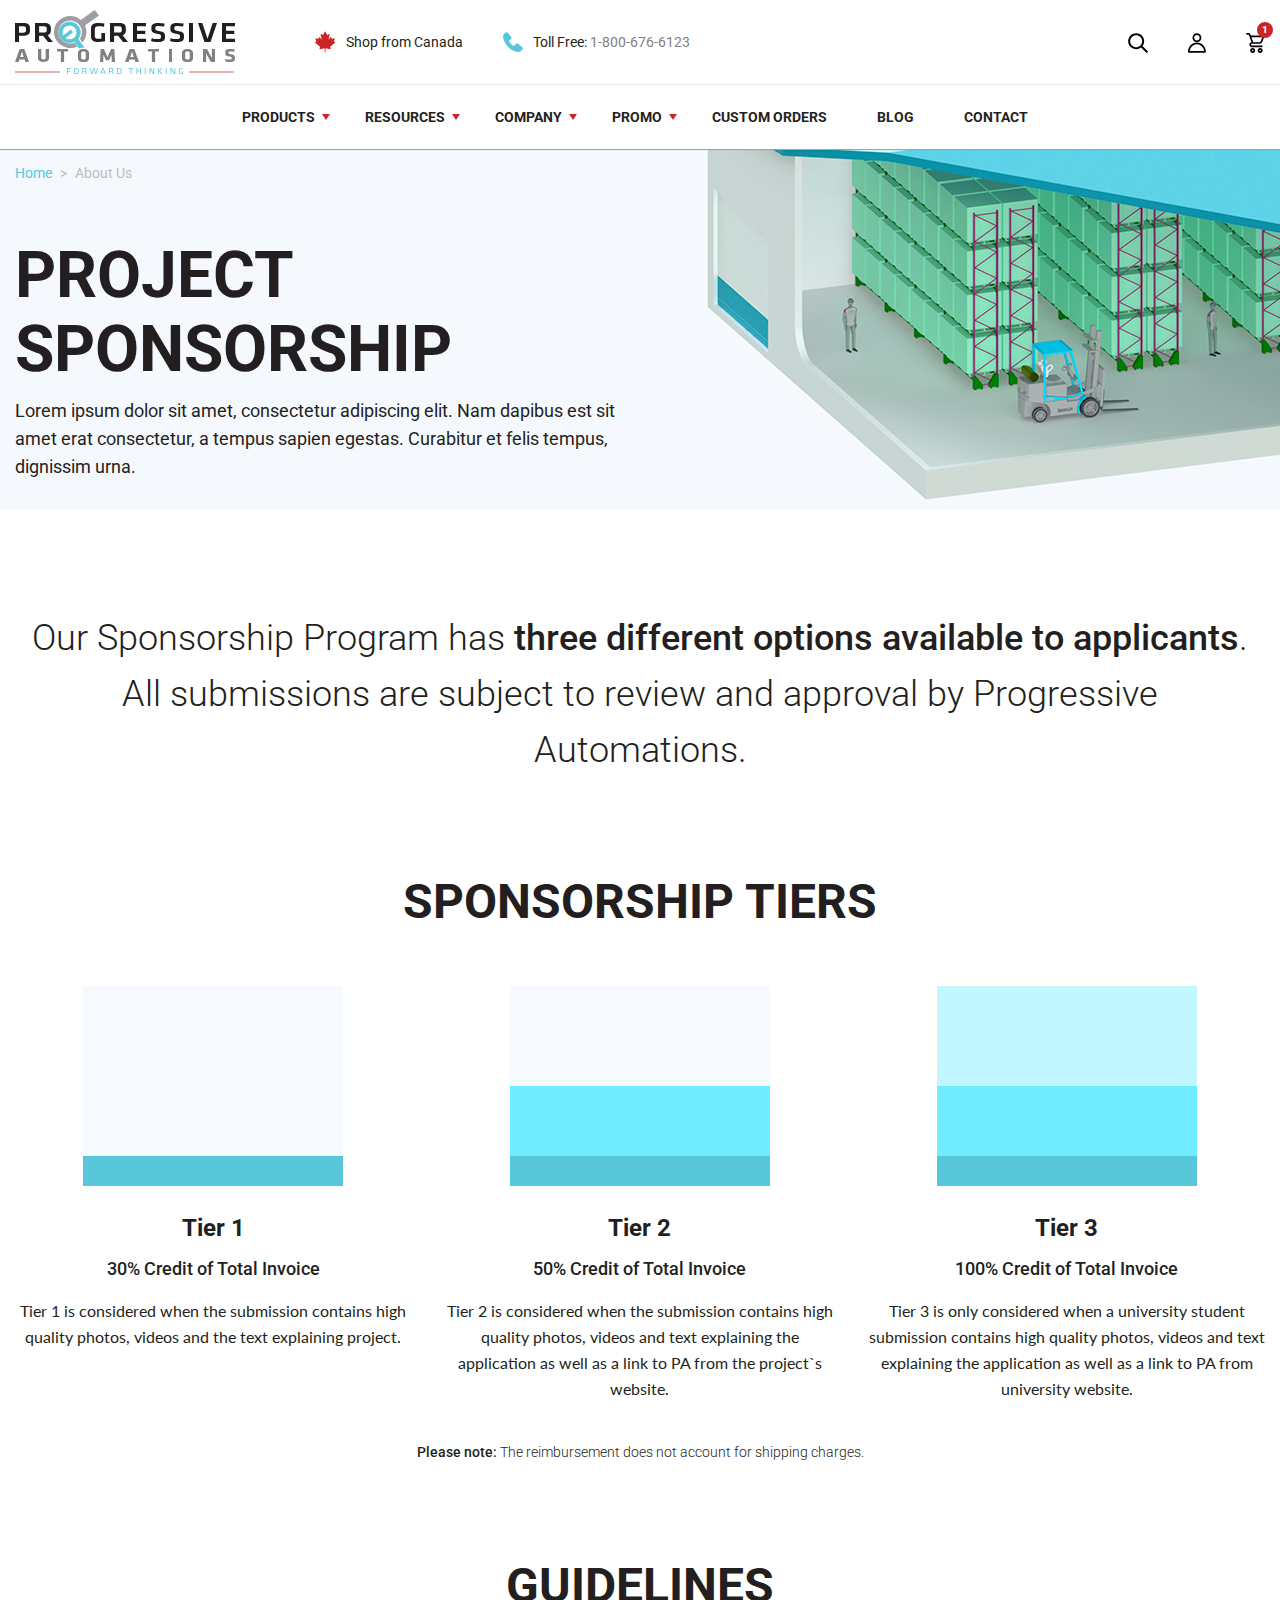
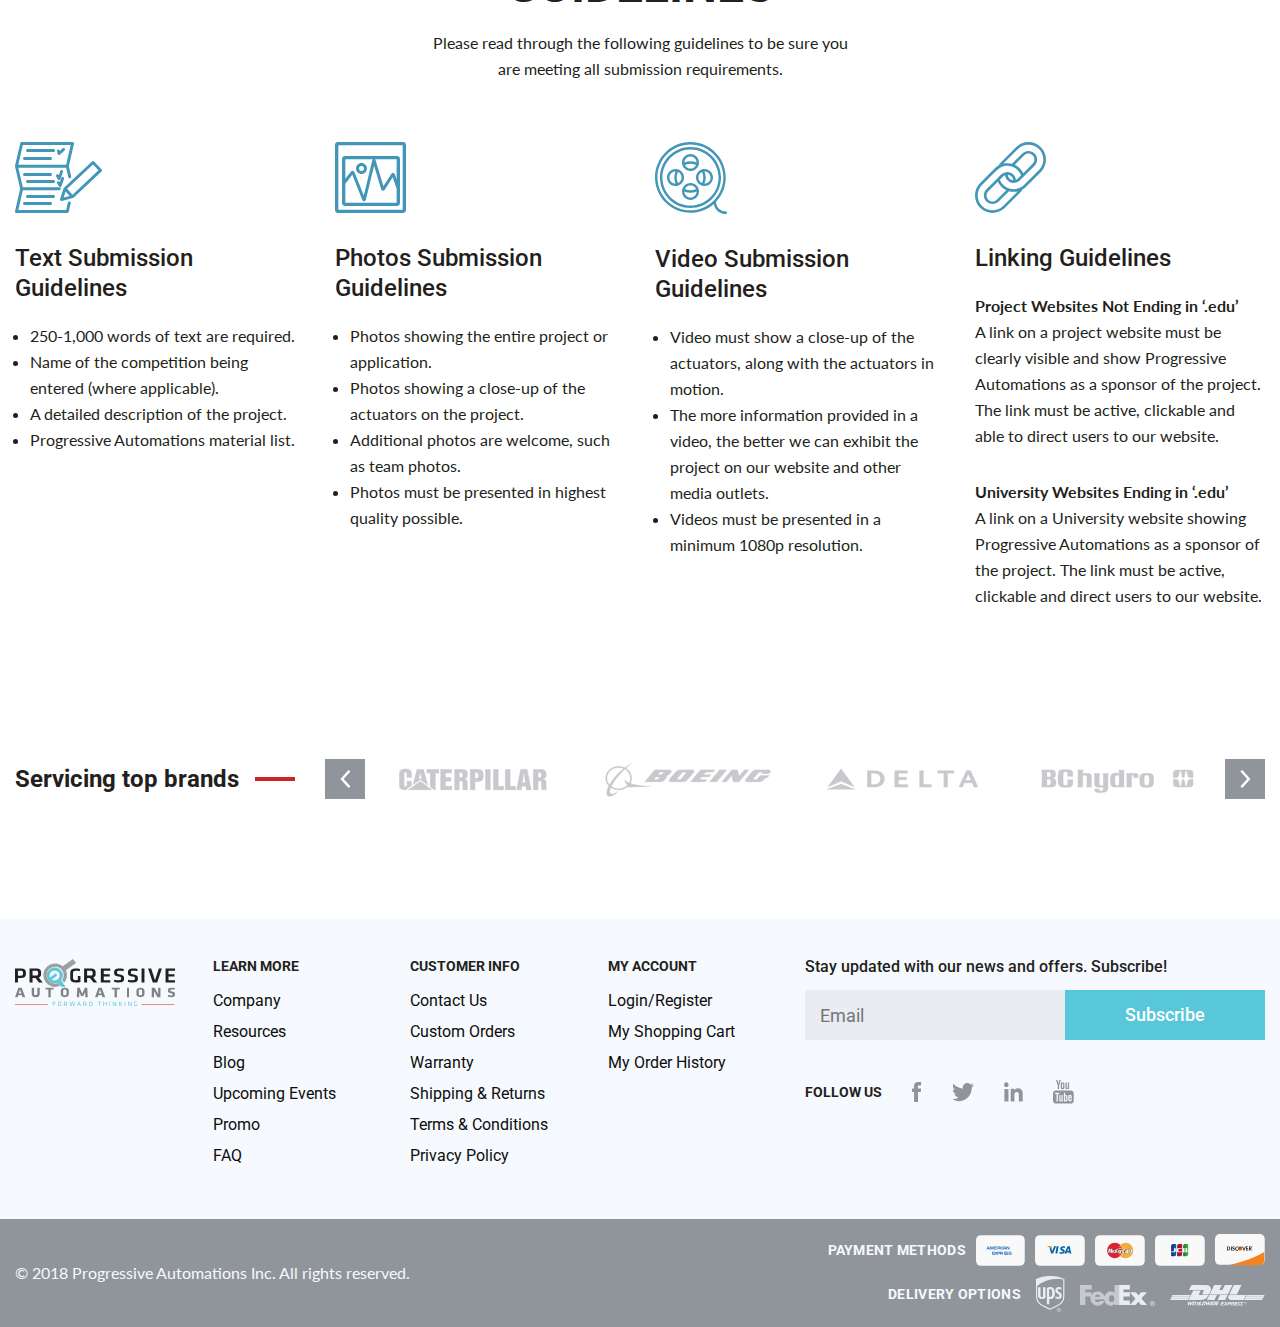
<file: promotions-project.html>
<!DOCTYPE html>
<html lang="ru">
<head>
    <meta charset="UTF-8">
    <title>Progressive Automations</title>
    <meta name="viewport" content="width=device-width, initial-scale=1, shrink-to-fit=no">
    <link href="bootstrap.css" rel="stylesheet" type="text/css">
    <link href="swiper.css" rel="stylesheet" type="text/css">
    <link href="select2.css" rel="stylesheet" type="text/css">
    <link href="jquery.scrollbar.css" rel="stylesheet" type="text/css">
    <link href="style.css" rel="stylesheet" type="text/css">
    <link href="css/style__promotions.css" rel="stylesheet" type="text/css">
    <link href="https://fonts.googleapis.com/css?family=Lato:400,700|Roboto:300,400,500,700&amp;subset=latin-ext" rel="stylesheet"> 
</head>

<body>

    <div class="proauto">
        <div class="row no-gutters align-content-between">
            <div class="col-12">
                <div class="topping">
                    <div class="topping__line-top">
                        <div class="container-fluid container-fluid-b">
                            <div class="row align-items-center">
                                <div class="col-3 order-lg-4 order-2 d-lg-none d-block">
                                    <div class="mobile-menu__trigger">
                                        <svg width="25px" height="16px" viewBox="0 0 25 16" version="1.1" xmlns="http://www.w3.org/2000/svg" xmlns:xlink="http://www.w3.org/1999/xlink">
                                            <g stroke="none" stroke-width="1" fill="none" fill-rule="evenodd">
                                                <g transform="translate(-10.000000, -62.000000)" fill="#000000" fill-rule="nonzero">
                                                    <g transform="translate(-13.000000, -1.000000)">
                                                        <g transform="translate(23.000000, 63.000000)">
                                                            <path d="M0,16 L25,16 L25,13.3333333 L0,13.3333333 L0,16 Z M0,9.33333333 L25,9.33333333 L25,6.66666667 L0,6.66666667 L0,9.33333333 Z M0,0 L0,2.66666667 L25,2.66666667 L25,0 L0,0 Z"></path>
                                                        </g>
                                                    </g>
                                                </g>
                                            </g>
                                        </svg>
                                    </div>
                                </div>
                                <div class="col-lg-auto col-6 order-lg-1 order-3 text-lg-left text-center">
                                    <a href="#" class="topping__logo">
                                        <img src="img/logo.svg" class="img-fluid">
                                    </a>
                                </div>
                                <div class="col-lg col-12 order-lg-2 order-1">
                                    <div class="topping__info-block">
                                        <div class="row align-items-center justify-content-lg-start justify-content-between">
                                            <div class="col-auto order-lg-1 order-2">
                                                <div class="topping__info-canada d-flex align-items-center">
                                                    <svg width="21px" height="22px" viewBox="0 0 21 22" version="1.1" xmlns="http://www.w3.org/2000/svg" xmlns:xlink="http://www.w3.org/1999/xlink">
                                                        <g stroke="none" stroke-width="1" fill="none" fill-rule="evenodd">
                                                            <g transform="translate(-382.000000, -25.000000)" fill="#CC2527" fill-rule="nonzero">
                                                                <g transform="translate(382.000000, 25.000000)">
                                                                    <path d="M20.1621902,11.4554578 C20.1527218,11.3265674 20.0820166,11.2109974 19.973315,11.1468059 L18.9365919,10.5338154 C19.0749282,10.0684907 19.5030945,8.66376297 19.7993186,7.69581643 C19.8394054,7.56451569 19.8095248,7.42129005 19.7206206,7.31865979 C19.6317165,7.21615642 19.4968232,7.16959855 19.3662337,7.19611243 C18.4886281,7.37397102 17.2289683,7.62896087 16.8204765,7.71078597 L16.0632542,6.32584855 C16.0027551,6.2152261 15.8938076,6.14190065 15.7712109,6.1294683 C15.6479993,6.11665538 15.5278619,6.16689219 15.4476883,6.26330625 L13.4258876,8.69040369 C13.5950883,7.91325553 14.1831099,5.25413001 14.5914787,3.41097202 C14.6246794,3.26114962 14.5694679,3.10523793 14.4505601,3.01288338 C14.3317753,2.92052884 14.1708133,2.90873081 14.0408387,2.9828174 C13.4770413,3.30352106 12.6252584,3.78546457 12.2301699,4.00379169 L10.4283547,0.718609052 C10.3612154,0.596442284 10.2356676,0.520833333 10.0995446,0.520833333 C10.0994216,0.520833333 10.0994216,0.520833333 10.0992987,0.520833333 C9.96305276,0.520960199 9.83750485,0.596695989 9.77048858,0.719116488 L7.97457569,4.00391858 C7.57924123,3.78597203 6.72585982,3.30352108 6.16193949,2.98281743 C6.03171891,2.90873084 5.87100284,2.92052886 5.75221805,3.01288341 C5.63331029,3.10536479 5.57809875,3.26114964 5.61129945,3.41097205 L6.78242401,8.69408268 L4.75410617,6.26305255 C4.67393258,6.16676533 4.55293442,6.11665538 4.43070658,6.1294683 C4.30823283,6.14190065 4.19928529,6.21522608 4.1387862,6.32584855 L3.38205578,7.7100248 C2.96876832,7.62743853 1.71156782,7.37333672 0.835806696,7.19598556 C0.704479407,7.16972542 0.570200957,7.2161564 0.48141977,7.31878663 C0.392638583,7.42141687 0.362757948,7.56476937 0.402967714,7.69594327 C0.699437825,8.66325551 1.127973,10.0667146 1.2668012,10.5330542 L0.228233582,11.1466791 C0.11953198,11.2108705 0.0488267534,11.3265674 0.0393583897,11.455331 C0.0298900259,11.5842214 0.0828882286,11.7095597 0.180891813,11.7899893 L5.00175894,15.7444886 C4.91900307,16.0905644 4.67553114,17.0714507 4.51690549,17.7071493 C4.48431961,17.8376889 4.51948777,17.9762207 4.60974453,18.0736496 C4.70012425,18.1710786 4.83255822,18.2133232 4.96056544,18.1856675 L9.72302389,17.1517376 L9.72302389,21.1311175 C9.72302389,21.3464 9.89210162,21.5208333 10.1007743,21.5208333 C10.3094469,21.5208333 10.4785247,21.3464 10.4785247,21.1311175 L10.4785247,17.1516108 L15.2429506,18.1856676 C15.2687734,18.1912494 15.2948421,18.1940404 15.3206649,18.1940404 C15.4227263,18.1940404 15.5218366,18.1512883 15.5938945,18.0733959 C15.6841512,17.9758401 15.7191964,17.8370546 15.6863646,17.7063881 C15.5267552,17.072085 15.2821766,16.0938627 15.1981911,15.7460109 L20.0206568,11.7898624 C20.1186604,11.7095597 20.1716586,11.5842213 20.1621902,11.4554578 Z"></path>
                                                                </g>
                                                            </g>
                                                        </g>
                                                    </svg>
                                                    <span class="d-lg-inline d-none">Shop from Canada</span>
                                                    <span class="d-inline d-lg-none">Canada</span>
                                                </div>
                                            </div>
                                            <div class="col-auto order-lg-2 order-1">
                                                <div class="topping__info-phone d-flex align-items-center">
                                                    <svg width="20px" height="20px" viewBox="0 0 20 20" version="1.1" xmlns="http://www.w3.org/2000/svg" xmlns:xlink="http://www.w3.org/1999/xlink">
                                                        <g stroke="none" stroke-width="1" fill="none" fill-rule="evenodd">
                                                            <g transform="translate(-571.000000, -26.000000)" fill="#57C7D9">
                                                                <g transform="translate(571.000000, 26.000000)">
                                                                    <path d="M17.6293751,19.2660505 C15.5250688,21.3703572 8.77878281,18.6041495 5.09936947,14.9247365 C1.41962351,11.2449902 -1.34654175,4.49932807 0.758055439,2.39473088 L2.60981719,0.542968772 C3.15792175,-0.0051354386 4.04657404,-0.0051354386 4.5946786,0.542968772 C4.62766175,0.575952281 4.65898035,0.610559649 4.68851754,0.646661754 L8.26120491,5.01341895 C8.71778982,5.57148526 8.67722246,6.38473088 8.16736561,6.89458737 L6.20048632,8.86146702 C6.08758772,8.97436526 6.06514526,9.14925018 6.1458793,9.28699684 C6.75484456,10.3260028 7.41327053,11.1980526 8.11966211,11.9044439 C8.82605333,12.6108354 9.69810316,13.2692614 10.7371091,13.8782267 C10.8748558,13.9589607 11.0497404,13.9365182 11.1626389,13.8236196 L13.1295186,11.8567404 C13.6393751,11.3468835 14.4526207,11.3063161 15.010687,11.7629011 L19.3774442,15.3355884 C19.9773744,15.8264246 20.0658126,16.7106656 19.5749761,17.3105958 C19.5454389,17.3466979 19.5141204,17.3813053 19.4811372,17.4142888 L17.6293751,19.2660505 Z"></path>
                                                                </g>
                                                            </g>
                                                        </g>
                                                    </svg>
                                                    <span>Toll Free:  <a href="#">1-800-676-6123</a></span>
                                                </div>
                                            </div>
                                        </div>
                                    </div>
                                </div>
                                <div class="col-lg-auto col-3 order-4">
                                    <div class="row align-items-center justify-content-end">
                                        <div class="col-auto d-lg-block d-none">
                                            <a href="#" class="topping__search">
                                                <svg width="20px" height="20px" viewBox="0 0 20 20" version="1.1" xmlns="http://www.w3.org/2000/svg" xmlns:xlink="http://www.w3.org/1999/xlink">
                                                    <g stroke="none" stroke-width="1" fill="none" fill-rule="evenodd">
                                                        <g transform="translate(-1671.000000, -28.000000)" fill-rule="nonzero">
                                                            <g transform="translate(1671.000000, 21.000000)">
                                                                <g transform="translate(0.000000, 7.000000)">
                                                                    <path d="M14.4917684,13.0775548 L19.4885358,18.0743222 C19.8772627,18.4630492 19.8785283,19.0920344 19.4852814,19.4852814 C19.0947571,19.8758057 18.4559712,19.8701848 18.0743222,19.4885358 L13.0775548,14.4917684 C9.9391253,16.9342662 5.39944393,16.7131524 2.51471863,13.8284271 C-0.609475708,10.7042328 -0.609475708,5.63891296 2.51471863,2.51471863 C5.63891296,-0.609475708 10.7042328,-0.609475708 13.8284271,2.51471863 C16.7131524,5.39944393 16.9342662,9.9391253 14.4917684,13.0775548 Z M12.4142136,12.4142136 C14.7573593,10.0710678 14.7573593,6.27207794 12.4142136,3.92893219 C10.0710678,1.58578644 6.27207794,1.58578644 3.92893219,3.92893219 C1.58578644,6.27207794 1.58578644,10.0710678 3.92893219,12.4142136 C6.27207794,14.7573593 10.0710678,14.7573593 12.4142136,12.4142136 Z"></path>
                                                                </g>
                                                            </g>
                                                        </g>
                                                    </g>
                                                </svg>
                                            </a>
                                        </div>
                                        <div class="col-auto d-lg-block d-none">
                                            <a href="#" class="topping__user">
                                                <svg width="18px" height="20px" viewBox="0 0 18 20" version="1.1" xmlns="http://www.w3.org/2000/svg" xmlns:xlink="http://www.w3.org/1999/xlink">
                                                    <g stroke="none" stroke-width="1" fill="none" fill-rule="evenodd">
                                                        <g transform="translate(-1751.000000, -28.000000)" fill-rule="nonzero">
                                                            <g transform="translate(1671.000000, 21.000000)">
                                                                <g transform="translate(80.000000, 7.135706)">
                                                                    <path d="M8.93617021,0.0770595745 C6.47858298,0.0770595745 4.46808511,2.08757021 4.46808511,4.54514468 C4.46808511,7.00271915 6.47858298,9.01322979 8.93617021,9.01322979 C11.3937574,9.01322979 13.4042553,7.00271915 13.4042553,4.54514468 C13.4042553,2.08757021 11.3937574,0.0770595745 8.93617021,0.0770595745 Z M8.93617021,1.77918723 C10.4738638,1.77918723 11.7021277,3.00746383 11.7021277,4.54514468 C11.7021277,6.08282553 10.4738638,7.31110213 8.93617021,7.31110213 C7.3984766,7.31110213 6.17021277,6.08282553 6.17021277,4.54514468 C6.17021277,3.00746383 7.3984766,1.77918723 8.93617021,1.77918723 Z M8.93617021,9.43876596 C3.98671277,9.43876596 0,13.6632128 0,18.8004681 C4.6993962e-05,19.2704782 0.381053722,19.6514849 0.85106383,19.6515319 L17.0212766,19.6515319 C17.4912867,19.6514849 17.8722934,19.2704782 17.8723404,18.8004681 C17.8723404,13.6632128 13.8856298,9.43876596 8.93617021,9.43876596 Z M8.93617021,11.1408936 C12.6451106,11.1408936 15.6870064,14.0990426 16.0904255,17.9494043 L1.78191489,17.9494043 C2.18533404,14.0990426 5.22723191,11.1408936 8.93617021,11.1408936 Z"></path>
                                                                </g>
                                                            </g>
                                                        </g>
                                                    </g>
                                                </svg>
                                            </a>
                                        </div>
                                        <div class="col-auto">
                                            <a href="#" class="topping__cart">
                                                <svg width="19px" height="20px" viewBox="0 0 19 20" version="1.1" xmlns="http://www.w3.org/2000/svg" xmlns:xlink="http://www.w3.org/1999/xlink">
                                                    <g stroke="none" stroke-width="1" fill="none" fill-rule="evenodd">
                                                        <g transform="translate(-1809.000000, -28.000000)" fill-rule="nonzero">
                                                            <g transform="translate(1671.000000, 21.000000)">
                                                                <g transform="translate(138.000000, 7.000000)">
                                                                    <path d="M2.75,0 L0.833333333,0 C0.373096042,-4.62592927e-17 0,0.373096042 0,0.833333333 C0,1.29357062 0.373096042,1.66666667 0.833333333,1.66666667 L2.75,1.66666667 L5.48958333,9.20208333 C4.2204308,9.41495956 3.32021373,10.556521 3.40910517,11.840329 C3.49799662,13.1241369 4.54695335,14.1307367 5.83333333,14.1666667 L15.8333333,14.1666667 C16.2935706,14.1666667 16.6666667,13.7935706 16.6666667,13.3333333 C16.6666667,12.873096 16.2935706,12.5 15.8333333,12.5 L5.83333333,12.5 C5.37309604,12.5 5,12.126904 5,11.6666667 C5,11.2064294 5.37309604,10.8333333 5.83333333,10.8333333 L13.16875,10.8333333 C14.6157692,10.8288344 15.9100755,9.93226632 16.4229167,8.57916667 L18.28125,3.625 C18.3768876,3.36903311 18.340961,3.08244266 18.1851003,2.85800326 C18.0292396,2.63356386 17.77325,2.49979495 17.5,2.5 L5,2.5 C4.94403731,2.50017444 4.8882224,2.50575593 4.83333333,2.51666667 L4.31666667,1.09791667 C4.07738856,0.438825506 3.45118127,-1.92313865e-05 2.75,0 Z M16.2916667,4.16666667 L14.8625,7.99375 C14.596116,8.6983964 13.9220658,9.16517408 13.16875,9.16666667 L7.25,9.16666667 L5.43125,4.16666667 L16.2916667,4.16666667 Z M4.16666667,17.5 C4.16666667,18.8807119 5.28595479,20 6.66666667,20 C8.04737854,20 9.16666667,18.8807119 9.16666667,17.5 C9.16666667,16.1192881 8.04737854,15 6.66666667,15 C5.28595479,15 4.16666667,16.1192881 4.16666667,17.5 Z M7.5,17.5 C7.5,17.9602373 7.12690396,18.3333333 6.66666667,18.3333333 C6.20642938,18.3333333 5.83333333,17.9602373 5.83333333,17.5 C5.83333333,17.0397627 6.20642938,16.6666667 6.66666667,16.6666667 C7.12690396,16.6666667 7.5,17.0397627 7.5,17.5 Z M14.1666667,15 C12.7859548,15 11.6666667,16.1192881 11.6666667,17.5 C11.6666667,18.8807119 12.7859548,20 14.1666667,20 C15.5473785,20 16.6666667,18.8807119 16.6666667,17.5 C16.6666667,16.1192881 15.5473785,15 14.1666667,15 Z M14.1666667,18.3333333 C13.7064294,18.3333333 13.3333333,17.9602373 13.3333333,17.5 C13.3333333,17.0397627 13.7064294,16.6666667 14.1666667,16.6666667 C14.626904,16.6666667 15,17.0397627 15,17.5 C15,17.9602373 14.626904,18.3333333 14.1666667,18.3333333 Z"></path>
                                                                </g>
                                                            </g>
                                                        </g>
                                                    </g>
                                                </svg>
                                                <span class="topping__ico-amount">1</span>
                                            </a>
                                        </div>
                                    </div>
                                </div>
                            </div>
                        </div>
                    </div>
                    <div class="topping__line-bottom d-lg-block d-none">
                        <div class="container-fluid container-fluid-b">
                            <div class="row align-items-center justify-content-center">
                                <div class="col-auto">
                                    <div class="topping__nav">
                                        <div class="row no-gutters">
                                            <div class="col-auto">
                                                <div class="topping__nav-item topping__nav-item--drop">
                                                    <div class="topping__nav-name">Products</div>
                                                    <div class="topping__nav-dropdown-wrap">
                                                        <div class="topping__nav-dropdown">
                                                            <div class="topping__nav-dropdown-block">
                                                                <a href="#" class="topping__nav-dropdown-link d-flex align-items-center"><span>Linear actuators</span></a>
                                                                <a href="#" class="topping__nav-dropdown-link d-flex align-items-center"><span>Control systems</span></a>
                                                                <a href="#" class="topping__nav-dropdown-link d-flex align-items-center"><span>PLC controls</span></a>
                                                                <a href="#" class="topping__nav-dropdown-link d-flex align-items-center"><span>Mounting brackets</span></a>
                                                                <a href="#" class="topping__nav-dropdown-link d-flex align-items-center"><span>Power supplies</span></a>
                                                                <a href="#" class="topping__nav-dropdown-link d-flex align-items-center"><span>Actuator parts</span></a>
                                                                <a href="#" class="topping__nav-dropdown-link d-flex align-items-center"><span>Accessories</span></a>
                                                            </div>
                                                            <div class="topping__nav-dropdown-block">
                                                                <a href="#" class="topping__nav-dropdown-link d-flex align-items-center"><span>Table lifts</span></a>
                                                                <a href="#" class="topping__nav-dropdown-link d-flex align-items-center"><span>TV lifts</span></a>
                                                            </div>
                                                        </div>
                                                    </div>
                                                </div>
                                            </div>
                                            <div class="col-auto">
                                                <div class="topping__nav-item topping__nav-item--drop">
                                                    <div class="topping__nav-name">Resources</div>
                                                    <div class="topping__nav-dropdown-wrap">
                                                        <div class="topping__nav-dropdown">
                                                            <div class="topping__nav-dropdown-block">
                                                                <a href="#" class="topping__nav-dropdown-link d-flex align-items-center"><span>Linear actuators</span></a>
                                                                <a href="#" class="topping__nav-dropdown-link d-flex align-items-center"><span>Control systems</span></a>
                                                                <a href="#" class="topping__nav-dropdown-link d-flex align-items-center"><span>PLC controls</span></a>
                                                                <a href="#" class="topping__nav-dropdown-link d-flex align-items-center"><span>Mounting brackets</span></a>
                                                                <a href="#" class="topping__nav-dropdown-link d-flex align-items-center"><span>Power supplies</span></a>
                                                                <a href="#" class="topping__nav-dropdown-link d-flex align-items-center"><span>Actuator parts</span></a>
                                                                <a href="#" class="topping__nav-dropdown-link d-flex align-items-center"><span>Accessories</span></a>
                                                            </div>
                                                            <div class="topping__nav-dropdown-block">
                                                                <a href="#" class="topping__nav-dropdown-link d-flex align-items-center"><span>Table lifts</span></a>
                                                                <a href="#" class="topping__nav-dropdown-link d-flex align-items-center"><span>TV lifts</span></a>
                                                            </div>
                                                        </div>
                                                    </div>
                                                </div>
                                            </div>
                                            <div class="col-auto">
                                                <div class="topping__nav-item topping__nav-item--drop">
                                                    <div class="topping__nav-name">Company</div>
                                                    <div class="topping__nav-dropdown-wrap">
                                                        <div class="topping__nav-dropdown">
                                                            <div class="topping__nav-dropdown-block">
                                                                <a href="#" class="topping__nav-dropdown-link d-flex align-items-center"><span>Linear actuators</span></a>
                                                                <a href="#" class="topping__nav-dropdown-link d-flex align-items-center"><span>Control systems</span></a>
                                                                <a href="#" class="topping__nav-dropdown-link d-flex align-items-center"><span>PLC controls</span></a>
                                                                <a href="#" class="topping__nav-dropdown-link d-flex align-items-center"><span>Mounting brackets</span></a>
                                                                <a href="#" class="topping__nav-dropdown-link d-flex align-items-center"><span>Power supplies</span></a>
                                                                <a href="#" class="topping__nav-dropdown-link d-flex align-items-center"><span>Actuator parts</span></a>
                                                                <a href="#" class="topping__nav-dropdown-link d-flex align-items-center"><span>Accessories</span></a>
                                                            </div>
                                                            <div class="topping__nav-dropdown-block">
                                                                <a href="#" class="topping__nav-dropdown-link d-flex align-items-center"><span>Table lifts</span></a>
                                                                <a href="#" class="topping__nav-dropdown-link d-flex align-items-center"><span>TV lifts</span></a>
                                                            </div>
                                                        </div>
                                                    </div>
                                                </div>
                                            </div>
                                            <div class="col-auto">
                                                <div class="topping__nav-item topping__nav-item--drop">
                                                    <div class="topping__nav-name">Promo</div>
                                                    <div class="topping__nav-dropdown-wrap">
                                                        <div class="topping__nav-dropdown">
                                                            <div class="topping__nav-dropdown-block">
                                                                <a href="#" class="topping__nav-dropdown-link d-flex align-items-center"><span>Linear actuators</span></a>
                                                                <a href="#" class="topping__nav-dropdown-link d-flex align-items-center"><span>Control systems</span></a>
                                                                <a href="#" class="topping__nav-dropdown-link d-flex align-items-center"><span>PLC controls</span></a>
                                                                <a href="#" class="topping__nav-dropdown-link d-flex align-items-center"><span>Mounting brackets</span></a>
                                                                <a href="#" class="topping__nav-dropdown-link d-flex align-items-center"><span>Power supplies</span></a>
                                                                <a href="#" class="topping__nav-dropdown-link d-flex align-items-center"><span>Actuator parts</span></a>
                                                                <a href="#" class="topping__nav-dropdown-link d-flex align-items-center"><span>Accessories</span></a>
                                                            </div>
                                                            <div class="topping__nav-dropdown-block">
                                                                <a href="#" class="topping__nav-dropdown-link d-flex align-items-center"><span>Table lifts</span></a>
                                                                <a href="#" class="topping__nav-dropdown-link d-flex align-items-center"><span>TV lifts</span></a>
                                                            </div>
                                                        </div>
                                                    </div>
                                                </div>
                                            </div>
                                            <div class="col-auto">
                                                <div class="topping__nav-item">
                                                    <a href="#" class="topping__nav-name">Custom Orders</a>
                                                </div>
                                            </div>
                                            <div class="col-auto">
                                                <div class="topping__nav-item">
                                                    <a href="#" class="topping__nav-name">Blog</a>
                                                </div>
                                            </div>
                                            <div class="col-auto">
                                                <div class="topping__nav-item">
                                                    <a href="#" class="topping__nav-name">Contact</a>
                                                </div>
                                            </div>
                                        </div>
                                    </div>
                                </div>
                            </div>
                        </div>
                    </div>
                    <div class="mobile-menu">
                        <div class="topping__nav-item topping__nav-item--drop">
                            <div class="topping__nav-name">Products</div>
                            <div class="topping__nav-dropdown-wrap">
                                <div class="topping__nav-dropdown">
                                    <div class="topping__nav-dropdown-block">
                                        <a href="#" class="topping__nav-dropdown-link d-flex align-items-center"><span>Linear actuators</span></a>
                                        <a href="#" class="topping__nav-dropdown-link d-flex align-items-center"><span>Control systems</span></a>
                                        <a href="#" class="topping__nav-dropdown-link d-flex align-items-center"><span>PLC controls</span></a>
                                        <a href="#" class="topping__nav-dropdown-link d-flex align-items-center"><span>Mounting brackets</span></a>
                                        <a href="#" class="topping__nav-dropdown-link d-flex align-items-center"><span>Power supplies</span></a>
                                        <a href="#" class="topping__nav-dropdown-link d-flex align-items-center"><span>Actuator parts</span></a>
                                        <a href="#" class="topping__nav-dropdown-link d-flex align-items-center"><span>Accessories</span></a>
                                    </div>
                                    <div class="topping__nav-dropdown-block">
                                        <a href="#" class="topping__nav-dropdown-link d-flex align-items-center"><span>Table lifts</span></a>
                                        <a href="#" class="topping__nav-dropdown-link d-flex align-items-center"><span>TV lifts</span></a>
                                    </div>
                                </div>
                            </div>
                        </div>
                        <div class="topping__nav-item topping__nav-item--drop">
                            <div class="topping__nav-name">Resources</div>
                            <div class="topping__nav-dropdown-wrap">
                                <div class="topping__nav-dropdown">
                                    <div class="topping__nav-dropdown-block">
                                        <a href="#" class="topping__nav-dropdown-link d-flex align-items-center"><span>Linear actuators</span></a>
                                        <a href="#" class="topping__nav-dropdown-link d-flex align-items-center"><span>Control systems</span></a>
                                        <a href="#" class="topping__nav-dropdown-link d-flex align-items-center"><span>PLC controls</span></a>
                                        <a href="#" class="topping__nav-dropdown-link d-flex align-items-center"><span>Mounting brackets</span></a>
                                        <a href="#" class="topping__nav-dropdown-link d-flex align-items-center"><span>Power supplies</span></a>
                                        <a href="#" class="topping__nav-dropdown-link d-flex align-items-center"><span>Actuator parts</span></a>
                                        <a href="#" class="topping__nav-dropdown-link d-flex align-items-center"><span>Accessories</span></a>
                                    </div>
                                    <div class="topping__nav-dropdown-block">
                                        <a href="#" class="topping__nav-dropdown-link d-flex align-items-center"><span>Table lifts</span></a>
                                        <a href="#" class="topping__nav-dropdown-link d-flex align-items-center"><span>TV lifts</span></a>
                                    </div>
                                </div>
                            </div>
                        </div>
                        <div class="topping__nav-item topping__nav-item--drop">
                            <div class="topping__nav-name">Company</div>
                            <div class="topping__nav-dropdown-wrap">
                                <div class="topping__nav-dropdown">
                                    <div class="topping__nav-dropdown-block">
                                        <a href="#" class="topping__nav-dropdown-link d-flex align-items-center"><span>Linear actuators</span></a>
                                        <a href="#" class="topping__nav-dropdown-link d-flex align-items-center"><span>Control systems</span></a>
                                        <a href="#" class="topping__nav-dropdown-link d-flex align-items-center"><span>PLC controls</span></a>
                                        <a href="#" class="topping__nav-dropdown-link d-flex align-items-center"><span>Mounting brackets</span></a>
                                        <a href="#" class="topping__nav-dropdown-link d-flex align-items-center"><span>Power supplies</span></a>
                                        <a href="#" class="topping__nav-dropdown-link d-flex align-items-center"><span>Actuator parts</span></a>
                                        <a href="#" class="topping__nav-dropdown-link d-flex align-items-center"><span>Accessories</span></a>
                                    </div>
                                    <div class="topping__nav-dropdown-block">
                                        <a href="#" class="topping__nav-dropdown-link d-flex align-items-center"><span>Table lifts</span></a>
                                        <a href="#" class="topping__nav-dropdown-link d-flex align-items-center"><span>TV lifts</span></a>
                                    </div>
                                </div>
                            </div>
                        </div>
                        <div class="topping__nav-item topping__nav-item--drop">
                            <div class="topping__nav-name">Promo</div>
                            <div class="topping__nav-dropdown-wrap">
                                <div class="topping__nav-dropdown">
                                    <div class="topping__nav-dropdown-block">
                                        <a href="#" class="topping__nav-dropdown-link d-flex align-items-center"><span>Linear actuators</span></a>
                                        <a href="#" class="topping__nav-dropdown-link d-flex align-items-center"><span>Control systems</span></a>
                                        <a href="#" class="topping__nav-dropdown-link d-flex align-items-center"><span>PLC controls</span></a>
                                        <a href="#" class="topping__nav-dropdown-link d-flex align-items-center"><span>Mounting brackets</span></a>
                                        <a href="#" class="topping__nav-dropdown-link d-flex align-items-center"><span>Power supplies</span></a>
                                        <a href="#" class="topping__nav-dropdown-link d-flex align-items-center"><span>Actuator parts</span></a>
                                        <a href="#" class="topping__nav-dropdown-link d-flex align-items-center"><span>Accessories</span></a>
                                    </div>
                                    <div class="topping__nav-dropdown-block">
                                        <a href="#" class="topping__nav-dropdown-link d-flex align-items-center"><span>Table lifts</span></a>
                                        <a href="#" class="topping__nav-dropdown-link d-flex align-items-center"><span>TV lifts</span></a>
                                    </div>
                                </div>
                            </div>
                        </div>
                        <div class="topping__nav-item">
                            <a href="#" class="topping__nav-name">Custom Orders</a>
                        </div>
                        <div class="topping__nav-item">
                            <a href="#" class="topping__nav-name">Blog</a>
                        </div>
                        <div class="topping__nav-item">
                            <a href="#" class="topping__nav-name">Contact</a>
                        </div>
                        <a href="#" class="mobile-menu__user d-flex align-items-center">
                            <span class="mobile-menu__user-ico text-center">
                                <svg width="18px" height="20px" viewBox="0 0 18 20" version="1.1" xmlns="http://www.w3.org/2000/svg" xmlns:xlink="http://www.w3.org/1999/xlink">
                                    <g stroke="none" stroke-width="1" fill="none" fill-rule="evenodd">
                                        <g transform="translate(-1751.000000, -28.000000)" fill-rule="nonzero">
                                            <g transform="translate(1671.000000, 21.000000)">
                                                <g transform="translate(80.000000, 7.135706)">
                                                    <path d="M8.93617021,0.0770595745 C6.47858298,0.0770595745 4.46808511,2.08757021 4.46808511,4.54514468 C4.46808511,7.00271915 6.47858298,9.01322979 8.93617021,9.01322979 C11.3937574,9.01322979 13.4042553,7.00271915 13.4042553,4.54514468 C13.4042553,2.08757021 11.3937574,0.0770595745 8.93617021,0.0770595745 Z M8.93617021,1.77918723 C10.4738638,1.77918723 11.7021277,3.00746383 11.7021277,4.54514468 C11.7021277,6.08282553 10.4738638,7.31110213 8.93617021,7.31110213 C7.3984766,7.31110213 6.17021277,6.08282553 6.17021277,4.54514468 C6.17021277,3.00746383 7.3984766,1.77918723 8.93617021,1.77918723 Z M8.93617021,9.43876596 C3.98671277,9.43876596 0,13.6632128 0,18.8004681 C4.6993962e-05,19.2704782 0.381053722,19.6514849 0.85106383,19.6515319 L17.0212766,19.6515319 C17.4912867,19.6514849 17.8722934,19.2704782 17.8723404,18.8004681 C17.8723404,13.6632128 13.8856298,9.43876596 8.93617021,9.43876596 Z M8.93617021,11.1408936 C12.6451106,11.1408936 15.6870064,14.0990426 16.0904255,17.9494043 L1.78191489,17.9494043 C2.18533404,14.0990426 5.22723191,11.1408936 8.93617021,11.1408936 Z"></path>
                                                </g>
                                            </g>
                                        </g>
                                    </g>
                                </svg>
                            </span>
                            <span>John Davis Miller</span>
                        </a>
                        <a href="#" class="mobile-menu__logout d-flex align-items-center">
                            <svg width="36px" height="30px" version="1.1" id="Capa_1" xmlns="http://www.w3.org/2000/svg" xmlns:xlink="http://www.w3.org/1999/xlink" x="0px" y="0px" viewBox="0 0 512 512" style="enable-background:new 0 0 512 512;" xml:space="preserve">
                                <g transform="translate(1 1)">
                                    <path d="M319,319c-11.782,0-21.333,9.551-21.333,21.333v128h-256V41.667h256v128c0,11.782,9.551,21.333,21.333,21.333
                                        s21.333-9.551,21.333-21.333V20.333C340.333,8.551,330.782-1,319-1H20.333C8.551-1-1,8.551-1,20.333v469.333
                                        C-1,501.449,8.551,511,20.333,511H319c11.782,0,21.333-9.551,21.333-21.333V340.333C340.333,328.551,330.782,319,319,319z"/>
                                    <path d="M506.164,268.52c0.204-0.248,0.38-0.509,0.571-0.764c0.226-0.302,0.461-0.598,0.671-0.913
                                        c0.204-0.304,0.38-0.62,0.566-0.932c0.17-0.285,0.349-0.564,0.506-0.857c0.17-0.318,0.315-0.646,0.468-0.971
                                        c0.145-0.306,0.297-0.607,0.428-0.921c0.13-0.315,0.236-0.637,0.35-0.957c0.121-0.337,0.25-0.669,0.354-1.013
                                        c0.097-0.32,0.168-0.646,0.249-0.969c0.089-0.351,0.187-0.698,0.258-1.055c0.074-0.375,0.118-0.753,0.173-1.13
                                        c0.044-0.311,0.104-0.617,0.135-0.933c0.138-1.4,0.138-2.811,0-4.211c-0.031-0.315-0.09-0.621-0.135-0.933
                                        c-0.054-0.377-0.098-0.756-0.173-1.13c-0.071-0.358-0.169-0.704-0.258-1.055c-0.081-0.324-0.152-0.649-0.249-0.969
                                        c-0.104-0.344-0.233-0.677-0.354-1.013c-0.115-0.32-0.22-0.642-0.35-0.957c-0.13-0.314-0.283-0.615-0.428-0.921
                                        c-0.153-0.325-0.297-0.653-0.468-0.971c-0.157-0.293-0.336-0.572-0.506-0.857c-0.186-0.312-0.363-0.628-0.566-0.932
                                        c-0.211-0.315-0.445-0.611-0.671-0.913c-0.191-0.255-0.368-0.516-0.571-0.764c-0.439-0.535-0.903-1.05-1.392-1.54
                                        c-0.007-0.008-0.014-0.016-0.021-0.023l-85.333-85.333c-8.331-8.331-21.839-8.331-30.17,0s-8.331,21.839,0,30.17l48.915,48.915
                                        H255c-11.782,0-21.333,9.551-21.333,21.333c0,11.782,9.551,21.333,21.333,21.333h183.163l-48.915,48.915
                                        c-8.331,8.331-8.331,21.839,0,30.17c8.331,8.331,21.839,8.331,30.17,0l85.333-85.333c0.008-0.008,0.014-0.016,0.021-0.023
                                        C505.261,269.57,505.725,269.055,506.164,268.52z"/>
                                </g>
                            </svg>
                            <span>Sign Out</span>
                        </a>
                    </div>
                </div>
                <div class="proauto__content">

                    <div class="z-top" style="background-image: url('img/z-top-promotions-project.jpg');">
                        <nav aria-label="breadcrumb">
                            <div class="container-fluid container-fluid-b">
                                <ol class="breadcrumb">
                                    <li class="breadcrumb-item"><a href="#">Home</a></li>
                                    <li class="breadcrumb-item active" aria-current="page">About Us</li>
                                </ol>
                            </div>
                        </nav>
                        <div class="z-top__content text-lg-left text-center">
                            <div class="container-fluid container-fluid-m">
                                <div class="row align-items-center">
                                    <div class="col-lg-6 col-12">
                                        <div class="z-top__header">Project Sponsorship</div>
                                        <div class="z-top__text d-sm-block d-none">Lorem ipsum dolor sit amet, consectetur adipiscing elit. Nam dapibus est sit amet erat consectetur, a tempus sapien egestas. Curabitur et felis tempus, dignissim urna.</div>
                                    </div>
                                </div>
                            </div>
                        </div>
                    </div>

                    <div class="promotions__project">
                        <div class="promotions__block">
                            <div class="container-fluid container-fluid-m">
                                <div class="promotions__top-text text-center">Our Sponsorship Program has <span>three different options available to applicants</span>. All submissions are subject to review and approval by Progressive Automations.</div>
                            </div>
                        </div>
                        <div class="promotions__block">
                            <div class="container-fluid container-fluid-m">
                                <div class="promotions__block-header text-center">Sponsorship tiers</div>
                                <div class="promotions__tiers text-center">
                                    <div class="row justify-content-around">
                                        <div class="col-lg-4 col-12">
                                            <div class="promotions__tiers-item">
                                                <div class="promotions__tiers-item-img">
                                                    <img src="img/tiers-img1.png" class="img-fluid">
                                                </div>
                                                <div class="promotions__tiers-item-name">Tier 1</div>
                                                <div class="promotions__tiers-item-percent">30% Credit of Total Invoice</div>
                                                <div class="promotions__tiers-item-text">Tier 1 is considered when the submission contains high quality photos, videos and the text explaining project.</div>
                                            </div>
                                        </div>
                                        <div class="col-lg-4 col-12">
                                            <div class="promotions__tiers-item">
                                                <div class="promotions__tiers-item-img">
                                                    <img src="img/tiers-img2.png" class="img-fluid">
                                                </div>
                                                <div class="promotions__tiers-item-name">Tier 2</div>
                                                <div class="promotions__tiers-item-percent">50% Credit of Total Invoice</div>
                                                <div class="promotions__tiers-item-text">Tier 2 is considered when the submission contains high quality photos, videos and text explaining the application as well as a link to PA from the project`s website.</div>
                                            </div>
                                        </div>
                                        <div class="col-lg-4 col-12">
                                            <div class="promotions__tiers-item">
                                                <div class="promotions__tiers-item-img">
                                                    <img src="img/tiers-img3.png" class="img-fluid">
                                                </div>
                                                <div class="promotions__tiers-item-name">Tier 3</div>
                                                <div class="promotions__tiers-item-percent">100% Credit of Total Invoice</div>
                                                <div class="promotions__tiers-item-text">Tier 3 is only considered when a university student submission contains high quality photos, videos and text explaining the application as well as a link to PA from university website.</div>
                                            </div>
                                        </div>
                                    </div>
                                </div>
                                <div class="promotions__tiers-bottom-text text-center"><span>Please note:</span> The reimbursement does not account for shipping charges.</div>
                            </div>
                        </div>
                        <div class="promotions__block">
                            <div class="container-fluid container-fluid-b">
                                <div class="promotions__block-header promotions__block-header--min-mar text-center">Guidelines</div>
                                <div class="promotions__block-header-subtext text-center">Please read through the following guidelines to be sure you<br> are meeting all submission requirements.</div>
                                <div class="promotions__guide">
                                    <div class="row justify-content-between">
                                        <div class="col-xl-3 col-lg-6 col-12">
                                            <div class="promotions__guide-item">
                                                <div class="promotions__guide-item-img">
                                                    <img src="img/guide-ico1.svg">
                                                </div>
                                                <div class="promotions__guide-item-name">Text Submission Guidelines</div>
                                                <div class="promotions__guide-item-text">
                                                    <ul>
                                                        <li>250-1,000 words of text are required.</li>
                                                        <li>Name of the competition being entered (where applicable).</li>
                                                        <li>A detailed description of the project.</li>
                                                        <li>Progressive Automations material list.</li>
                                                    </ul>
                                                </div>
                                            </div>
                                        </div>
                                        <div class="col-xl-3 col-lg-6 col-12">
                                            <div class="promotions__guide-item">
                                                <div class="promotions__guide-item-img">
                                                    <img src="img/guide-ico2.svg">
                                                </div>
                                                <div class="promotions__guide-item-name">Photos Submission Guidelines</div>
                                                <div class="promotions__guide-item-text">
                                                    <ul>
                                                        <li>Photos showing the entire project or application.</li>
                                                        <li>Photos showing a close-up of the actuators on the project.</li>
                                                        <li>Additional photos are welcome, such as team photos.</li>
                                                        <li>Photos must be presented in highest quality possible.</li>
                                                    </ul>
                                                </div>
                                            </div>
                                        </div>
                                        <div class="col-xl-3 col-lg-6 col-12">
                                            <div class="promotions__guide-item">
                                                <div class="promotions__guide-item-img">
                                                    <img src="img/guide-ico3.svg">
                                                </div>
                                                <div class="promotions__guide-item-name">Video Submission Guidelines</div>
                                                <div class="promotions__guide-item-text">
                                                    <ul>
                                                        <li>Video must show a close-up of the actuators, along with the actuators in motion.</li>
                                                        <li>The more information provided in a video, the better we can exhibit the project on our website and other media outlets.</li>
                                                        <li>Videos must be presented in a minimum 1080p resolution.</li>
                                                    </ul>
                                                </div>
                                            </div>
                                        </div>
                                        <div class="col-xl-3 col-lg-6 col-12">
                                            <div class="promotions__guide-item">
                                                <div class="promotions__guide-item-img">
                                                    <img src="img/guide-ico4.svg">
                                                </div>
                                                <div class="promotions__guide-item-name">Linking Guidelines</div>
                                                <div class="promotions__guide-item-text">
                                                    <p><b>Project Websites Not Ending in ‘.edu’</b> A link on a project website must be clearly visible and show Progressive Automations as a sponsor of the project. The link must be active, clickable and able to direct users to our website.</p>
                                                    <p><b>University Websites Ending in ‘.edu’</b> A link on a University website showing Progressive Automations as a sponsor of the project. The link must be active, clickable and direct users to our website.</p>
                                                </div>
                                            </div>
                                        </div>
                                    </div>
                                </div>
                            </div>
                        </div>
                    </div>
                    
                    <div class="top-brands">
                        <div class="container-fluid container-fluid-b">
                            <div class="top-brands__content d-flex flex-wrap align-items-center">
                                <div class="top-brands__header">Servicing top brands</div>
                                <div class="swiper-container swiper-container--top-brands text-center">
                                    <div class="swiper-wrapper">
                                        <div class="swiper-slide">
                                            <div class="top-brands__item">
                                                <a href="#"><img src="img/brands-img1.png" class="img-fluid"></a>
                                            </div>
                                        </div>
                                        <div class="swiper-slide">
                                            <div class="top-brands__item">
                                                <a href="#"><img src="img/brands-img2.png" class="img-fluid"></a>
                                            </div>
                                        </div>
                                        <div class="swiper-slide">
                                            <div class="top-brands__item">
                                                <a href="#"><img src="img/brands-img3.png" class="img-fluid"></a>
                                            </div>
                                        </div>
                                        <div class="swiper-slide">
                                            <div class="top-brands__item">
                                                <a href="#"><img src="img/brands-img4.png" class="img-fluid"></a>
                                            </div>
                                        </div>
                                        <div class="swiper-slide">
                                            <div class="top-brands__item">
                                                <a href="#"><img src="img/brands-img5.png" class="img-fluid"></a>
                                            </div>
                                        </div>
                                        <div class="swiper-slide">
                                            <div class="top-brands__item">
                                                <a href="#"><img src="img/brands-img6.png" class="img-fluid"></a>
                                            </div>
                                        </div>
                                        <div class="swiper-slide">
                                            <div class="top-brands__item">
                                                <a href="#"><img src="img/brands-img1.png" class="img-fluid"></a>
                                            </div>
                                        </div>
                                        <div class="swiper-slide">
                                            <div class="top-brands__item">
                                                <a href="#"><img src="img/brands-img2.png" class="img-fluid"></a>
                                            </div>
                                        </div>
                                        <div class="swiper-slide">
                                            <div class="top-brands__item">
                                                <a href="#"><img src="img/brands-img3.png" class="img-fluid"></a>
                                            </div>
                                        </div>
                                        <div class="swiper-slide">
                                            <div class="top-brands__item">
                                                <a href="#"><img src="img/brands-img4.png" class="img-fluid"></a>
                                            </div>
                                        </div>
                                        <div class="swiper-slide">
                                            <div class="top-brands__item">
                                                <a href="#"><img src="img/brands-img5.png" class="img-fluid"></a>
                                            </div>
                                        </div>
                                        <div class="swiper-slide">
                                            <div class="top-brands__item">
                                                <a href="#"><img src="img/brands-img6.png" class="img-fluid"></a>
                                            </div>
                                        </div>
                                    </div>
                                    <div class="swiper-button-prev swiper-button-prev--top-brands">
                                        <svg width="40px" height="40px" viewBox="0 0 37 37" version="1.1" xmlns="http://www.w3.org/2000/svg" xmlns:xlink="http://www.w3.org/1999/xlink">
                                            <g stroke="none" stroke-width="1" fill="none" fill-rule="evenodd">
                                                <g transform="translate(-381.000000, -5171.000000)">
                                                    <g transform="translate(0.000000, 155.000000)">
                                                        <g transform="translate(80.000000, 4974.000000)">
                                                            <g transform="translate(301.000000, 42.000000)">
                                                                <rect class="swiper-button-prev-rect--top-brands" x="0" y="0" width="37" height="37"></rect>
                                                                <g transform="translate(14.000000, 10.000000)" fill-rule="nonzero">
                                                                    <polygon class="swiper-button-prev-polygon--top-brands" points="0.242293857 8.46278889 0.879436216 9.16270317 7.77117551 16.7182587 9.52101975 15.3184571 3.26642282 8.46278889 9.52101975 1.60715841 7.77117551 0.207356825 0.879436216 7.76291238 0.242293857 8.46278889"></polygon>
                                                                </g>
                                                            </g>
                                                        </g>
                                                    </g>
                                                </g>
                                            </g>
                                        </svg>
                                    </div>
                                    <div class="swiper-button-next swiper-button-next--top-brands">
                                        <svg width="40px" height="40px" viewBox="0 0 37 37" version="1.1" xmlns="http://www.w3.org/2000/svg" xmlns:xlink="http://www.w3.org/1999/xlink">
                                            <g stroke="none" stroke-width="1" fill="none" fill-rule="evenodd">
                                                <g transform="translate(-1803.000000, -5171.000000)">
                                                    <g transform="translate(0.000000, 155.000000)">
                                                        <g transform="translate(80.000000, 4974.000000)">
                                                            <g transform="translate(1723.000000, 42.000000)">
                                                                <rect class="swiper-button-prev-rect--top-brands" x="0" y="0" width="37" height="37"></rect>
                                                                <g transform="translate(14.000000, 10.000000)" fill-rule="nonzero">
                                                                    <polygon class="swiper-button-prev-polygon--top-brands" transform="translate(4.881657, 8.462808) scale(-1, 1) translate(-4.881657, -8.462808) " points="0.242293857 8.46278889 0.879436216 9.16270317 7.77117551 16.7182587 9.52101975 15.3184571 3.26642282 8.46278889 9.52101975 1.60715841 7.77117551 0.207356825 0.879436216 7.76291238 0.242293857 8.46278889"></polygon>
                                                                </g>
                                                            </g>
                                                        </g>
                                                    </g>
                                                </g>
                                            </g>
                                        </svg>
                                    </div>
                                </div>
                            </div>
                        </div>
                    </div>

                </div>
            </div>
            <div class="col-12">
                <div class="footer">
                    <div class="footer__line-top">
                        <div class="container-fluid container-fluid-b">
                            <div class="row">
                                <div class="col-xl col-12">
                                    <div class="footer__line-top-left">
                                        <div class="row">
                                            <div class="col-xl-3 col-12">
                                                <a href="#" class="footer__logo">
                                                    <img src="img/logo.svg" class="img-fluid">
                                                </a>
                                            </div>
                                            <div class="col-xl-3 col-4 d-lg-block d-none">
                                                <div class="footer__block">
                                                    <div class="footer__block-header">Learn More</div>
                                                    <div class="footer__block-content">
                                                        <a href="#" class="footer__block-link">Company</a>
                                                        <a href="#" class="footer__block-link">Resources</a>
                                                        <a href="#" class="footer__block-link">Blog</a>
                                                        <a href="#" class="footer__block-link">Upcoming Events</a>
                                                        <a href="#" class="footer__block-link">Promo</a>
                                                        <a href="#" class="footer__block-link">FAQ</a>
                                                    </div>
                                                </div>
                                            </div>
                                            <div class="col-xl-3 col-4 d-lg-block d-none">
                                                <div class="footer__block">
                                                    <div class="footer__block-header">Customer Info</div>
                                                    <div class="footer__block-content">
                                                        <a href="#" class="footer__block-link">Contact Us</a>
                                                        <a href="#" class="footer__block-link">Custom Orders</a>
                                                        <a href="#" class="footer__block-link">Warranty</a>
                                                        <a href="#" class="footer__block-link">Shipping & Returns</a>
                                                        <a href="#" class="footer__block-link">Terms & Conditions</a>
                                                        <a href="#" class="footer__block-link">Privacy Policy</a>
                                                    </div>
                                                </div>
                                            </div>
                                            <div class="col-xl-3 col-4 d-lg-block d-none">
                                                <div class="footer__block">
                                                    <div class="footer__block-header">My Account</div>
                                                    <div class="footer__block-content">
                                                        <a href="#" class="footer__block-link">Login/Register</a>
                                                        <a href="#" class="footer__block-link">My Shopping Cart</a>
                                                        <a href="#" class="footer__block-link">My Order History</a>
                                                    </div>
                                                </div>
                                            </div>
                                        </div>
                                    </div>
                                </div>
                                <div class="col-xl-auto col-12">
                                    <div class="footer__line-top-right">
                                        <div class="footer__subscribe">
                                            <div class="footer__subscribe-text">Stay updated with our news and offers. Subscribe!</div>
                                            <div class="footer__subscribe-content d-flex align-items-center">
                                                <input type="Email" name="footer-subscribe" placeholder="Email" class="footer__subscribe-input">
                                                <button class="footer__subscribe-button">Subscribe</button>
                                            </div>
                                        </div>
                                        <div class="footer__soc d-flex align-items-center">
                                            <div class="footer__soc-text">Follow Us</div>
                                            <a href="#" class="footer__soc-item">
                                                <svg width="10px" height="20px" viewBox="0 0 10 20" version="1.1" xmlns="http://www.w3.org/2000/svg" xmlns:xlink="http://www.w3.org/1999/xlink">
                                                    <g stroke="none" stroke-width="1" fill="none" fill-rule="evenodd">
                                                        <g transform="translate(-1381.000000, -173.000000)" fill="#8F959B">
                                                            <g transform="translate(1280.000000, 171.000000)">
                                                                <path d="M103.062989,22 L107.028997,22 L107.028997,11.9150964 L109.79586,11.9150964 L110.09106,8.53844488 L107.028997,8.53844488 L107.028997,6.61511804 C107.028997,5.81893004 107.186409,5.50444011 107.944459,5.50444011 L110.09106,5.50444011 L110.09106,2 L107.344673,2 C104.393524,2 103.062989,3.3199047 103.062989,5.84622049 L103.062989,8.53844488 L101,8.53844488 L101,11.957115 L103.062989,11.957115 L103.062989,22 Z"></path>
                                                            </g>
                                                        </g>
                                                    </g>
                                                </svg>
                                            </a>
                                            <a href="#" class="footer__soc-item">
                                                <svg width="22px" height="19px" viewBox="0 0 22 19" version="1.1" xmlns="http://www.w3.org/2000/svg" xmlns:xlink="http://www.w3.org/1999/xlink">
                                                    <g stroke="none" stroke-width="1" fill="none" fill-rule="evenodd">
                                                        <g transform="translate(-1420.000000, -174.000000)" fill="#8F959B">
                                                            <g transform="translate(1280.000000, 171.000000)">
                                                                <path d="M140,19.1122387 C141.997445,20.4139881 144.370052,21.1739371 146.918888,21.1739371 C155.298966,21.1739371 160.033369,13.9788735 159.747942,7.52562575 C160.629629,6.87942178 161.395091,6.07166682 162,5.15071627 C161.190211,5.51557973 160.320417,5.76230217 159.407917,5.87275029 C160.339337,5.30622284 161.055065,4.40670252 161.391847,3.33464134 C160.519891,3.8605063 159.553874,4.24240406 158.52623,4.448464 C157.702927,3.55663658 156.529867,3 155.231393,3 C152.318205,3 150.176966,5.76340115 150.834853,8.63340398 C147.083765,8.44218036 143.757574,6.61566506 141.532005,3.83907607 C140.349215,5.90187343 140.918446,8.5998849 142.928865,9.96537543 C142.18881,9.94174722 141.492002,9.7345883 140.883849,9.39115506 C140.835197,11.5171441 142.333145,13.5046609 144.504116,13.9481019 C143.868393,14.1239397 143.172666,14.1635032 142.466128,14.02613 C143.039684,15.8498978 144.706833,17.1752753 146.682114,17.2126409 C144.785218,18.7248461 142.394771,19.3996237 140,19.1122387"></path>
                                                            </g>
                                                        </g>
                                                    </g>
                                                </svg>
                                            </a>
                                            <a href="#" class="footer__soc-item">
                                                <svg width="19px" height="20px" viewBox="0 0 19 20" version="1.1" xmlns="http://www.w3.org/2000/svg" xmlns:xlink="http://www.w3.org/1999/xlink">
                                                    <defs>
                                                        <polygon id="soc-path1" points="0 0.34855 4.56547009 0.34855 4.56547009 5.06055 0 5.06055"></polygon>
                                                    </defs>
                                                    <g stroke="none" stroke-width="1" fill="none" fill-rule="evenodd">
                                                        <g transform="translate(-1472.000000, -173.000000)">
                                                            <g transform="translate(1280.000000, 171.000000)">
                                                                <g transform="translate(192.000000, 2.000000)">
                                                                    <g>
                                                                        <mask fill="white">
                                                                            <use xlink:href="#soc-path1"></use>
                                                                        </mask>
                                                                        <path d="M2.2826862,5.06055 C3.54373626,5.06055 4.56547009,4.00505 4.56547009,2.70405 C4.56547009,1.40355 3.54373626,0.34855 2.2826862,0.34855 C1.02163614,0.34855 -9.76800977e-05,1.40355 -9.76800977e-05,2.70405 C-9.76800977e-05,4.00505 1.02163614,5.06055 2.2826862,5.06055" fill="#8F959B"></path>
                                                                    </g>
                                                                    <path d="M10.4023443,12.79785 C10.4023443,11.00285 11.2091819,9.93335 12.7544811,9.93335 C14.1742613,9.93335 14.8560684,10.95985 14.8560684,12.79785 L14.8560684,19.49985 L18.698315,19.49985 L18.698315,11.41585 C18.698315,7.99585 16.8047863,6.34285 14.1605861,6.34285 C11.515409,6.34285 10.4023443,8.45235 10.4023443,8.45235 L10.4023443,6.73235 L6.69929182,6.73235 L6.69929182,19.49985 L10.4023443,19.49985 L10.4023443,12.79785 Z" fill="#8F959B"></path>
                                                                    <polygon fill="#8F959B" points="0.38974359 19.475 4.44358974 19.475 4.44358974 7.069125 0.38974359 7.069125"></polygon>
                                                                </g>
                                                            </g>
                                                        </g>
                                                    </g>
                                                </svg>
                                            </a>
                                            <a href="#" class="footer__soc-item">
                                                <svg width="21px" height="24px" viewBox="0 0 21 24" version="1.1" xmlns="http://www.w3.org/2000/svg" xmlns:xlink="http://www.w3.org/1999/xlink">
                                                    <g stroke="none" stroke-width="1" fill="none" fill-rule="evenodd">
                                                        <g transform="translate(-1521.000000, -171.000000)" fill="#8F959B">
                                                            <g transform="translate(1280.000000, 171.000000)">
                                                                <g transform="translate(241.000000, 0.000000)">
                                                                    <path d="M13.401885,9.17837353 C13.785135,9.17837353 14.317485,8.98278374 14.86716,8.34182722 L14.86716,9.08186881 L16.13346,9.08186881 L16.13346,2.38278941 L14.86716,2.38278941 L14.86716,7.46709187 C14.712285,7.65752098 14.368935,7.96871002 14.12166,7.96871002 C13.850235,7.96871002 13.78461,7.78757013 13.78461,7.51818261 L13.78461,2.38175728 L12.516735,2.38175728 L12.516735,7.98212779 C12.516735,8.64321096 12.72306,9.17837353 13.401885,9.17837353"></path>
                                                                    <path d="M9.0675375,4.23743478 C9.0675375,3.8705104 9.2397375,3.59854253 9.5956875,3.59854253 C9.9841875,3.59854253 10.1506125,3.86225331 10.1506125,4.23743478 L10.1506125,7.35396975 C10.1506125,7.71882987 9.9616125,7.98821739 9.6203625,7.98821739 C9.2707125,7.98821739 9.0675375,7.7069603 9.0675375,7.35396975 L9.0675375,4.23743478 Z M7.7634375,7.41022117 C7.7634375,8.59098488 8.3918625,9.20562193 9.6203625,9.20562193 C10.6393875,9.20562193 11.4410625,8.53628166 11.4410625,7.41022117 L11.4410625,4.12751229 C11.4410625,3.07834594 10.6477875,2.32746692 9.6203625,2.32746692 C8.5036875,2.32746692 7.7634375,3.05202647 7.7634375,4.12751229 L7.7634375,7.41022117 Z"></path>
                                                                    <polygon points="4.7403825 9.08161078 6.1678575 9.08161078 6.1678575 5.39740095 7.8279075 -0.000154820416 6.3789075 -0.000154820416 5.4643575 3.62986786 4.4799825 -0.000154820416 3.0435825 -0.000154820416 4.7403825 5.39740095"></polygon>
                                                                    <path d="M18.834375,18.3546828 L16.526475,18.3546828 L16.526475,19.5581535 C16.526475,20.0370647 16.567425,20.4504352 17.05305,20.4504352 C17.562825,20.4504352 17.59275,20.1134427 17.59275,19.5581535 L17.59275,19.114851 L18.834375,19.114851 L18.834375,19.5942783 C18.834375,20.8230363 18.2973,21.5682386 17.02575,21.5682386 C15.87285,21.5682386 15.284325,20.7425297 15.284325,19.5942783 L15.284325,16.7311327 C15.284325,15.6221025 16.027725,14.8541932 17.1171,14.8541932 C18.274725,14.8541932 18.834375,15.5766885 18.834375,16.7311327 L18.834375,18.3546828 Z M14.373975,20.0731894 C14.373975,20.8622575 14.073675,21.4753463 13.270425,21.4753463 C12.8289,21.4753463 12.46035,21.3169134 12.12435,20.904575 L12.12435,21.3948397 L10.905825,21.3948397 L10.905825,12.7455391 L12.12435,12.7455391 L12.12435,15.5302423 C12.395775,15.2040873 12.7659,14.9346998 13.196925,14.9346998 C14.0805,14.9346998 14.373975,15.6685486 14.373975,16.5334786 L14.373975,20.0731894 Z M9.728775,21.3948397 L8.5218,21.3948397 L8.5218,20.6909229 C8.299725,20.949989 8.067675,21.1476431 7.82775,21.2838851 C7.1778,21.6497773 6.284775,21.6425524 6.284775,20.3472216 L6.284775,15.0152064 L7.49175,15.0152064 L7.49175,19.9049512 C7.49175,20.1619531 7.555275,20.335352 7.812525,20.335352 C8.0472,20.335352 8.375325,20.0391289 8.5218,19.857473 L8.5218,15.0152064 L9.728775,15.0152064 L9.728775,21.3948397 Z M4.8951,21.3948397 L3.5364,21.3948397 L3.5364,14.0011327 L2.129925,14.0011327 L2.129925,12.7455391 L6.30105,12.7455391 L6.30105,14.0011327 L4.8951,14.0011327 L4.8951,21.3948397 Z M17.8395,10.6054049 L2.904825,10.6054049 C1.300425,10.6054049 0,11.8847376 0,13.4623577 L0,20.676989 C0,22.2546091 1.300425,23.5323936 2.904825,23.5323936 L17.8395,23.5323936 C19.444425,23.5323936 20.74485,22.2546091 20.74485,20.676989 L20.74485,13.4623577 C20.74485,11.8847376 19.444425,10.6054049 17.8395,10.6054049 Z"></path>
                                                                    <path d="M17.0655975,15.9709129 C16.6182975,15.9709129 16.5264225,16.2805537 16.5264225,16.7186955 L16.5264225,17.3637805 L17.5926975,17.3637805 L17.5926975,16.7186955 C17.5926975,16.2862304 17.4981975,15.9709129 17.0655975,15.9709129"></path>
                                                                    <path d="M12.37341,16.0102372 C12.28836,16.0525548 12.20646,16.1170633 12.124035,16.2047949 L12.124035,20.1800671 C12.222735,20.2837968 12.318285,20.3596588 12.41016,20.4050728 C12.605985,20.5026096 12.89421,20.5108667 13.02651,20.3395321 C13.097385,20.2497363 13.132035,20.103689 13.132035,19.8998422 L13.132035,16.6047476 C13.132035,16.3900633 13.087935,16.2259537 13.002885,16.1149991 C12.85746,15.9256021 12.58446,15.9054754 12.37341,16.0102372"></path>
                                                                </g>
                                                            </g>
                                                        </g>
                                                    </g>
                                                </svg>
                                            </a>
                                        </div>
                                    </div>
                                </div>
                            </div>
                        </div>
                    </div>
                    <div class="footer__line-bottom">
                        <div class="container-fluid container-fluid-b">
                            <div class="row align-items-center">
                                <div class="col-lg-auto col-12 order-lg-1 order-2">
                                    <div class="footer__copyright text-lg-left text-center">© 2018 Progressive Automations Inc. All rights reserved.</div>
                                </div>
                                <div class="col-lg col-12 order-lg-2 order-1">
                                    <div class="row align-items-center justify-content-end">
                                        <div class="col-lg-auto col-12">
                                            <div class="footer__payment d-flex flex-wrap align-items-center justify-content-lg-start justify-content-center">
                                                <div class="footer__payment-text text-lg-left text-center">Payment Methods</div>
                                                <a href="#" class="footer__payment-item">
                                                    <img src="img/pay-card1.svg">
                                                </a>
                                                <a href="#" class="footer__payment-item">
                                                    <img src="img/pay-card2.svg">
                                                </a>
                                                <a href="#" class="footer__payment-item">
                                                    <img src="img/pay-card3.svg">
                                                </a>
                                                <a href="#" class="footer__payment-item">
                                                    <img src="img/pay-card4.svg">
                                                </a>
                                                <a href="#" class="footer__payment-item">
                                                    <img src="img/pay-card5.svg">
                                                </a>
                                            </div>
                                        </div>
                                        <div class="col-lg-auto col-12">
                                            <div class="footer__delivery d-flex flex-wrap align-items-center justify-content-lg-start justify-content-center">
                                                <div class="footer__delivery-text text-lg-left text-center">Delivery Options</div>
                                                <a href="#" class="footer__delivery-item">
                                                    <img src="img/delivery-ico1.svg">
                                                </a>
                                                <a href="#" class="footer__delivery-item">
                                                    <img src="img/delivery-ico2.svg">
                                                </a>
                                                <a href="#" class="footer__delivery-item">
                                                    <img src="img/delivery-ico3.svg">
                                                </a>
                                            </div>
                                        </div>
                                    </div>
                                </div>
                            </div>
                        </div>
                    </div>
                </div>
            </div>
        </div>
    </div>
    
    <script src="js/jquery-3.3.1.min.js"></script>
    <script src="js/popper.js"></script>
    <script src="js/bootstrap.js"></script>
    <script src="js/swiper.js"></script>
    <script src="js/tooltip.js"></script>
    <script src="js/select2.js"></script>
    <script src="js/jquery.scrollbar.js"></script>
    <script src="js/code.js"></script>
</body>
</html>
</file>
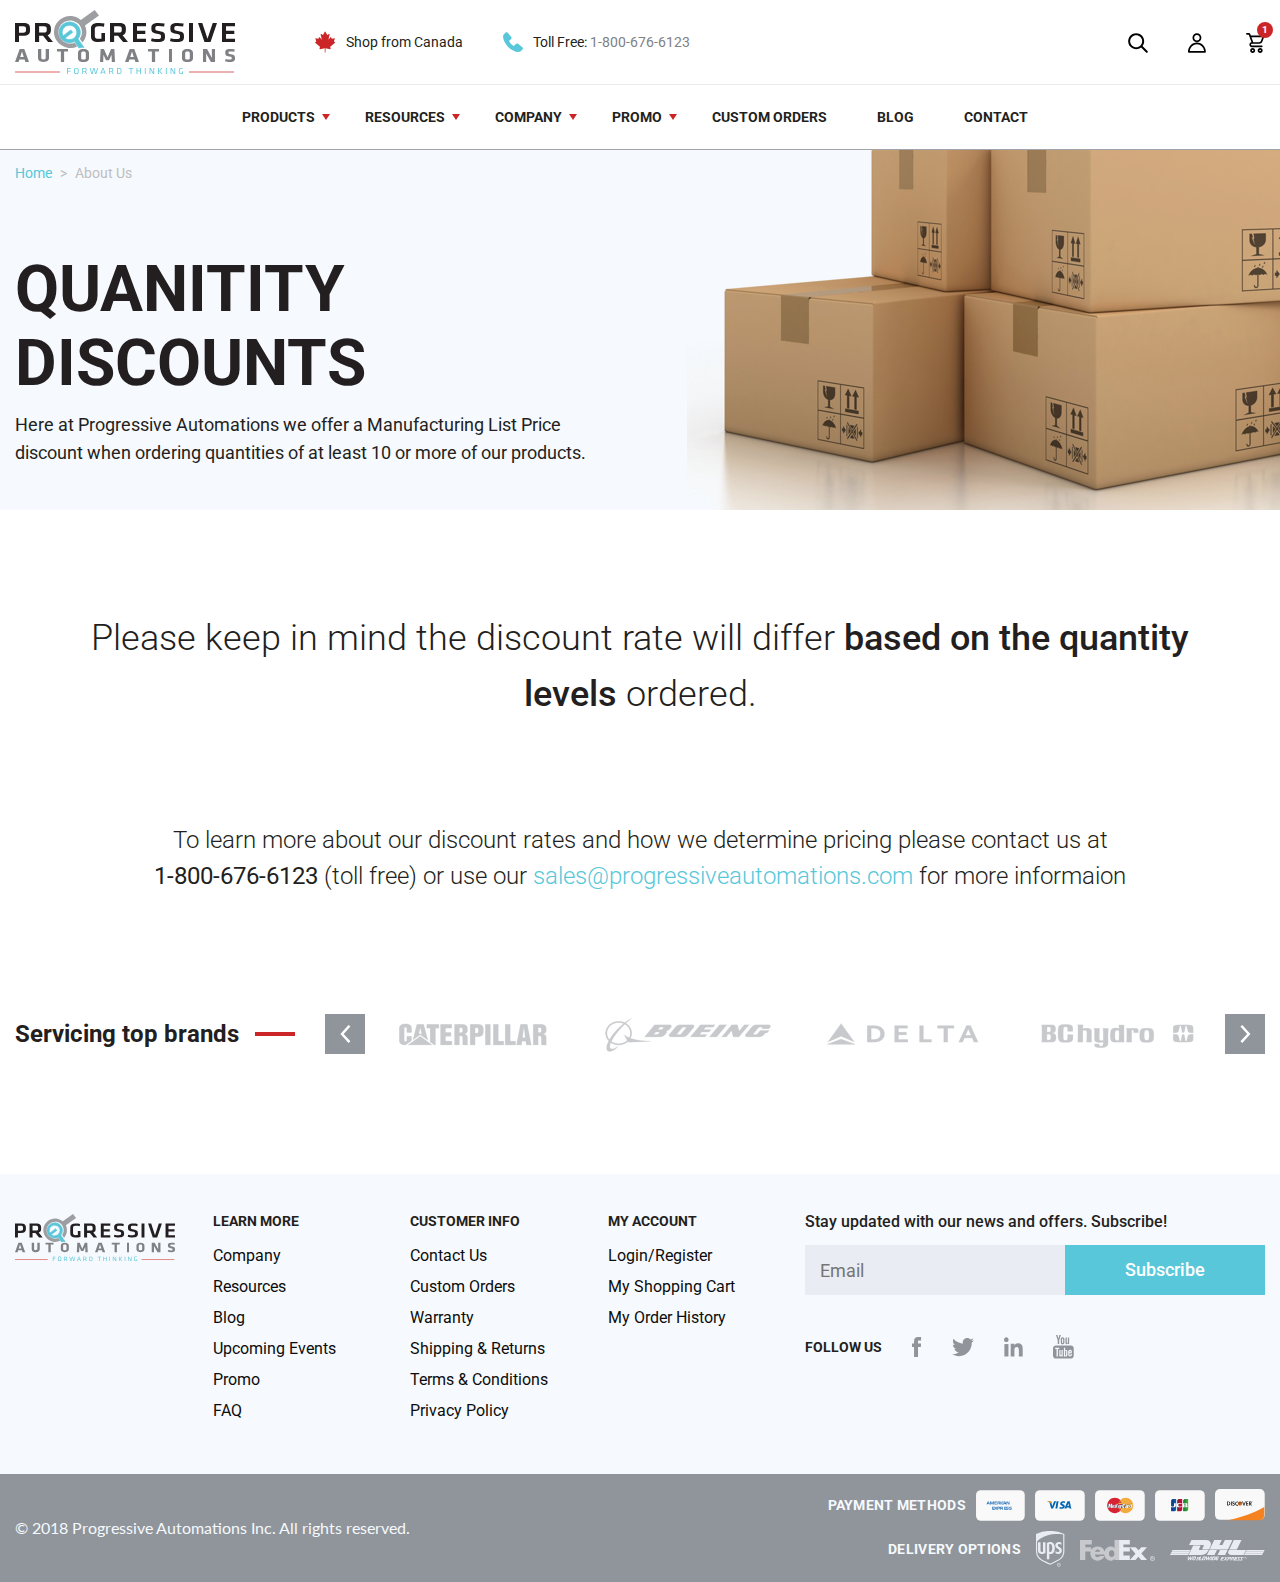
<file: promotions-quanitity.html>
<!DOCTYPE html>
<html lang="ru">
<head>
    <meta charset="UTF-8">
    <title>Progressive Automations</title>
    <meta name="viewport" content="width=device-width, initial-scale=1, shrink-to-fit=no">
    <link href="bootstrap.css" rel="stylesheet" type="text/css">
    <link href="swiper.css" rel="stylesheet" type="text/css">
    <link href="select2.css" rel="stylesheet" type="text/css">
    <link href="jquery.scrollbar.css" rel="stylesheet" type="text/css">
    <link href="style.css" rel="stylesheet" type="text/css">
    <link href="css/style__promotions.css" rel="stylesheet" type="text/css">
    <link href="https://fonts.googleapis.com/css?family=Lato:400,700|Roboto:300,400,500,700&amp;subset=latin-ext" rel="stylesheet"> 
</head>

<body>

    <div class="proauto">
        <div class="row no-gutters align-content-between">
            <div class="col-12">
                <div class="topping">
                    <div class="topping__line-top">
                        <div class="container-fluid container-fluid-b">
                            <div class="row align-items-center">
                                <div class="col-3 order-lg-4 order-2 d-lg-none d-block">
                                    <div class="mobile-menu__trigger">
                                        <svg width="25px" height="16px" viewBox="0 0 25 16" version="1.1" xmlns="http://www.w3.org/2000/svg" xmlns:xlink="http://www.w3.org/1999/xlink">
                                            <g stroke="none" stroke-width="1" fill="none" fill-rule="evenodd">
                                                <g transform="translate(-10.000000, -62.000000)" fill="#000000" fill-rule="nonzero">
                                                    <g transform="translate(-13.000000, -1.000000)">
                                                        <g transform="translate(23.000000, 63.000000)">
                                                            <path d="M0,16 L25,16 L25,13.3333333 L0,13.3333333 L0,16 Z M0,9.33333333 L25,9.33333333 L25,6.66666667 L0,6.66666667 L0,9.33333333 Z M0,0 L0,2.66666667 L25,2.66666667 L25,0 L0,0 Z"></path>
                                                        </g>
                                                    </g>
                                                </g>
                                            </g>
                                        </svg>
                                    </div>
                                </div>
                                <div class="col-lg-auto col-6 order-lg-1 order-3 text-lg-left text-center">
                                    <a href="#" class="topping__logo">
                                        <img src="img/logo.svg" class="img-fluid">
                                    </a>
                                </div>
                                <div class="col-lg col-12 order-lg-2 order-1">
                                    <div class="topping__info-block">
                                        <div class="row align-items-center justify-content-lg-start justify-content-between">
                                            <div class="col-auto order-lg-1 order-2">
                                                <div class="topping__info-canada d-flex align-items-center">
                                                    <svg width="21px" height="22px" viewBox="0 0 21 22" version="1.1" xmlns="http://www.w3.org/2000/svg" xmlns:xlink="http://www.w3.org/1999/xlink">
                                                        <g stroke="none" stroke-width="1" fill="none" fill-rule="evenodd">
                                                            <g transform="translate(-382.000000, -25.000000)" fill="#CC2527" fill-rule="nonzero">
                                                                <g transform="translate(382.000000, 25.000000)">
                                                                    <path d="M20.1621902,11.4554578 C20.1527218,11.3265674 20.0820166,11.2109974 19.973315,11.1468059 L18.9365919,10.5338154 C19.0749282,10.0684907 19.5030945,8.66376297 19.7993186,7.69581643 C19.8394054,7.56451569 19.8095248,7.42129005 19.7206206,7.31865979 C19.6317165,7.21615642 19.4968232,7.16959855 19.3662337,7.19611243 C18.4886281,7.37397102 17.2289683,7.62896087 16.8204765,7.71078597 L16.0632542,6.32584855 C16.0027551,6.2152261 15.8938076,6.14190065 15.7712109,6.1294683 C15.6479993,6.11665538 15.5278619,6.16689219 15.4476883,6.26330625 L13.4258876,8.69040369 C13.5950883,7.91325553 14.1831099,5.25413001 14.5914787,3.41097202 C14.6246794,3.26114962 14.5694679,3.10523793 14.4505601,3.01288338 C14.3317753,2.92052884 14.1708133,2.90873081 14.0408387,2.9828174 C13.4770413,3.30352106 12.6252584,3.78546457 12.2301699,4.00379169 L10.4283547,0.718609052 C10.3612154,0.596442284 10.2356676,0.520833333 10.0995446,0.520833333 C10.0994216,0.520833333 10.0994216,0.520833333 10.0992987,0.520833333 C9.96305276,0.520960199 9.83750485,0.596695989 9.77048858,0.719116488 L7.97457569,4.00391858 C7.57924123,3.78597203 6.72585982,3.30352108 6.16193949,2.98281743 C6.03171891,2.90873084 5.87100284,2.92052886 5.75221805,3.01288341 C5.63331029,3.10536479 5.57809875,3.26114964 5.61129945,3.41097205 L6.78242401,8.69408268 L4.75410617,6.26305255 C4.67393258,6.16676533 4.55293442,6.11665538 4.43070658,6.1294683 C4.30823283,6.14190065 4.19928529,6.21522608 4.1387862,6.32584855 L3.38205578,7.7100248 C2.96876832,7.62743853 1.71156782,7.37333672 0.835806696,7.19598556 C0.704479407,7.16972542 0.570200957,7.2161564 0.48141977,7.31878663 C0.392638583,7.42141687 0.362757948,7.56476937 0.402967714,7.69594327 C0.699437825,8.66325551 1.127973,10.0667146 1.2668012,10.5330542 L0.228233582,11.1466791 C0.11953198,11.2108705 0.0488267534,11.3265674 0.0393583897,11.455331 C0.0298900259,11.5842214 0.0828882286,11.7095597 0.180891813,11.7899893 L5.00175894,15.7444886 C4.91900307,16.0905644 4.67553114,17.0714507 4.51690549,17.7071493 C4.48431961,17.8376889 4.51948777,17.9762207 4.60974453,18.0736496 C4.70012425,18.1710786 4.83255822,18.2133232 4.96056544,18.1856675 L9.72302389,17.1517376 L9.72302389,21.1311175 C9.72302389,21.3464 9.89210162,21.5208333 10.1007743,21.5208333 C10.3094469,21.5208333 10.4785247,21.3464 10.4785247,21.1311175 L10.4785247,17.1516108 L15.2429506,18.1856676 C15.2687734,18.1912494 15.2948421,18.1940404 15.3206649,18.1940404 C15.4227263,18.1940404 15.5218366,18.1512883 15.5938945,18.0733959 C15.6841512,17.9758401 15.7191964,17.8370546 15.6863646,17.7063881 C15.5267552,17.072085 15.2821766,16.0938627 15.1981911,15.7460109 L20.0206568,11.7898624 C20.1186604,11.7095597 20.1716586,11.5842213 20.1621902,11.4554578 Z"></path>
                                                                </g>
                                                            </g>
                                                        </g>
                                                    </svg>
                                                    <span class="d-lg-inline d-none">Shop from Canada</span>
                                                    <span class="d-inline d-lg-none">Canada</span>
                                                </div>
                                            </div>
                                            <div class="col-auto order-lg-2 order-1">
                                                <div class="topping__info-phone d-flex align-items-center">
                                                    <svg width="20px" height="20px" viewBox="0 0 20 20" version="1.1" xmlns="http://www.w3.org/2000/svg" xmlns:xlink="http://www.w3.org/1999/xlink">
                                                        <g stroke="none" stroke-width="1" fill="none" fill-rule="evenodd">
                                                            <g transform="translate(-571.000000, -26.000000)" fill="#57C7D9">
                                                                <g transform="translate(571.000000, 26.000000)">
                                                                    <path d="M17.6293751,19.2660505 C15.5250688,21.3703572 8.77878281,18.6041495 5.09936947,14.9247365 C1.41962351,11.2449902 -1.34654175,4.49932807 0.758055439,2.39473088 L2.60981719,0.542968772 C3.15792175,-0.0051354386 4.04657404,-0.0051354386 4.5946786,0.542968772 C4.62766175,0.575952281 4.65898035,0.610559649 4.68851754,0.646661754 L8.26120491,5.01341895 C8.71778982,5.57148526 8.67722246,6.38473088 8.16736561,6.89458737 L6.20048632,8.86146702 C6.08758772,8.97436526 6.06514526,9.14925018 6.1458793,9.28699684 C6.75484456,10.3260028 7.41327053,11.1980526 8.11966211,11.9044439 C8.82605333,12.6108354 9.69810316,13.2692614 10.7371091,13.8782267 C10.8748558,13.9589607 11.0497404,13.9365182 11.1626389,13.8236196 L13.1295186,11.8567404 C13.6393751,11.3468835 14.4526207,11.3063161 15.010687,11.7629011 L19.3774442,15.3355884 C19.9773744,15.8264246 20.0658126,16.7106656 19.5749761,17.3105958 C19.5454389,17.3466979 19.5141204,17.3813053 19.4811372,17.4142888 L17.6293751,19.2660505 Z"></path>
                                                                </g>
                                                            </g>
                                                        </g>
                                                    </svg>
                                                    <span>Toll Free:  <a href="#">1-800-676-6123</a></span>
                                                </div>
                                            </div>
                                        </div>
                                    </div>
                                </div>
                                <div class="col-lg-auto col-3 order-4">
                                    <div class="row align-items-center justify-content-end">
                                        <div class="col-auto d-lg-block d-none">
                                            <a href="#" class="topping__search">
                                                <svg width="20px" height="20px" viewBox="0 0 20 20" version="1.1" xmlns="http://www.w3.org/2000/svg" xmlns:xlink="http://www.w3.org/1999/xlink">
                                                    <g stroke="none" stroke-width="1" fill="none" fill-rule="evenodd">
                                                        <g transform="translate(-1671.000000, -28.000000)" fill-rule="nonzero">
                                                            <g transform="translate(1671.000000, 21.000000)">
                                                                <g transform="translate(0.000000, 7.000000)">
                                                                    <path d="M14.4917684,13.0775548 L19.4885358,18.0743222 C19.8772627,18.4630492 19.8785283,19.0920344 19.4852814,19.4852814 C19.0947571,19.8758057 18.4559712,19.8701848 18.0743222,19.4885358 L13.0775548,14.4917684 C9.9391253,16.9342662 5.39944393,16.7131524 2.51471863,13.8284271 C-0.609475708,10.7042328 -0.609475708,5.63891296 2.51471863,2.51471863 C5.63891296,-0.609475708 10.7042328,-0.609475708 13.8284271,2.51471863 C16.7131524,5.39944393 16.9342662,9.9391253 14.4917684,13.0775548 Z M12.4142136,12.4142136 C14.7573593,10.0710678 14.7573593,6.27207794 12.4142136,3.92893219 C10.0710678,1.58578644 6.27207794,1.58578644 3.92893219,3.92893219 C1.58578644,6.27207794 1.58578644,10.0710678 3.92893219,12.4142136 C6.27207794,14.7573593 10.0710678,14.7573593 12.4142136,12.4142136 Z"></path>
                                                                </g>
                                                            </g>
                                                        </g>
                                                    </g>
                                                </svg>
                                            </a>
                                        </div>
                                        <div class="col-auto d-lg-block d-none">
                                            <a href="#" class="topping__user">
                                                <svg width="18px" height="20px" viewBox="0 0 18 20" version="1.1" xmlns="http://www.w3.org/2000/svg" xmlns:xlink="http://www.w3.org/1999/xlink">
                                                    <g stroke="none" stroke-width="1" fill="none" fill-rule="evenodd">
                                                        <g transform="translate(-1751.000000, -28.000000)" fill-rule="nonzero">
                                                            <g transform="translate(1671.000000, 21.000000)">
                                                                <g transform="translate(80.000000, 7.135706)">
                                                                    <path d="M8.93617021,0.0770595745 C6.47858298,0.0770595745 4.46808511,2.08757021 4.46808511,4.54514468 C4.46808511,7.00271915 6.47858298,9.01322979 8.93617021,9.01322979 C11.3937574,9.01322979 13.4042553,7.00271915 13.4042553,4.54514468 C13.4042553,2.08757021 11.3937574,0.0770595745 8.93617021,0.0770595745 Z M8.93617021,1.77918723 C10.4738638,1.77918723 11.7021277,3.00746383 11.7021277,4.54514468 C11.7021277,6.08282553 10.4738638,7.31110213 8.93617021,7.31110213 C7.3984766,7.31110213 6.17021277,6.08282553 6.17021277,4.54514468 C6.17021277,3.00746383 7.3984766,1.77918723 8.93617021,1.77918723 Z M8.93617021,9.43876596 C3.98671277,9.43876596 0,13.6632128 0,18.8004681 C4.6993962e-05,19.2704782 0.381053722,19.6514849 0.85106383,19.6515319 L17.0212766,19.6515319 C17.4912867,19.6514849 17.8722934,19.2704782 17.8723404,18.8004681 C17.8723404,13.6632128 13.8856298,9.43876596 8.93617021,9.43876596 Z M8.93617021,11.1408936 C12.6451106,11.1408936 15.6870064,14.0990426 16.0904255,17.9494043 L1.78191489,17.9494043 C2.18533404,14.0990426 5.22723191,11.1408936 8.93617021,11.1408936 Z"></path>
                                                                </g>
                                                            </g>
                                                        </g>
                                                    </g>
                                                </svg>
                                            </a>
                                        </div>
                                        <div class="col-auto">
                                            <a href="#" class="topping__cart">
                                                <svg width="19px" height="20px" viewBox="0 0 19 20" version="1.1" xmlns="http://www.w3.org/2000/svg" xmlns:xlink="http://www.w3.org/1999/xlink">
                                                    <g stroke="none" stroke-width="1" fill="none" fill-rule="evenodd">
                                                        <g transform="translate(-1809.000000, -28.000000)" fill-rule="nonzero">
                                                            <g transform="translate(1671.000000, 21.000000)">
                                                                <g transform="translate(138.000000, 7.000000)">
                                                                    <path d="M2.75,0 L0.833333333,0 C0.373096042,-4.62592927e-17 0,0.373096042 0,0.833333333 C0,1.29357062 0.373096042,1.66666667 0.833333333,1.66666667 L2.75,1.66666667 L5.48958333,9.20208333 C4.2204308,9.41495956 3.32021373,10.556521 3.40910517,11.840329 C3.49799662,13.1241369 4.54695335,14.1307367 5.83333333,14.1666667 L15.8333333,14.1666667 C16.2935706,14.1666667 16.6666667,13.7935706 16.6666667,13.3333333 C16.6666667,12.873096 16.2935706,12.5 15.8333333,12.5 L5.83333333,12.5 C5.37309604,12.5 5,12.126904 5,11.6666667 C5,11.2064294 5.37309604,10.8333333 5.83333333,10.8333333 L13.16875,10.8333333 C14.6157692,10.8288344 15.9100755,9.93226632 16.4229167,8.57916667 L18.28125,3.625 C18.3768876,3.36903311 18.340961,3.08244266 18.1851003,2.85800326 C18.0292396,2.63356386 17.77325,2.49979495 17.5,2.5 L5,2.5 C4.94403731,2.50017444 4.8882224,2.50575593 4.83333333,2.51666667 L4.31666667,1.09791667 C4.07738856,0.438825506 3.45118127,-1.92313865e-05 2.75,0 Z M16.2916667,4.16666667 L14.8625,7.99375 C14.596116,8.6983964 13.9220658,9.16517408 13.16875,9.16666667 L7.25,9.16666667 L5.43125,4.16666667 L16.2916667,4.16666667 Z M4.16666667,17.5 C4.16666667,18.8807119 5.28595479,20 6.66666667,20 C8.04737854,20 9.16666667,18.8807119 9.16666667,17.5 C9.16666667,16.1192881 8.04737854,15 6.66666667,15 C5.28595479,15 4.16666667,16.1192881 4.16666667,17.5 Z M7.5,17.5 C7.5,17.9602373 7.12690396,18.3333333 6.66666667,18.3333333 C6.20642938,18.3333333 5.83333333,17.9602373 5.83333333,17.5 C5.83333333,17.0397627 6.20642938,16.6666667 6.66666667,16.6666667 C7.12690396,16.6666667 7.5,17.0397627 7.5,17.5 Z M14.1666667,15 C12.7859548,15 11.6666667,16.1192881 11.6666667,17.5 C11.6666667,18.8807119 12.7859548,20 14.1666667,20 C15.5473785,20 16.6666667,18.8807119 16.6666667,17.5 C16.6666667,16.1192881 15.5473785,15 14.1666667,15 Z M14.1666667,18.3333333 C13.7064294,18.3333333 13.3333333,17.9602373 13.3333333,17.5 C13.3333333,17.0397627 13.7064294,16.6666667 14.1666667,16.6666667 C14.626904,16.6666667 15,17.0397627 15,17.5 C15,17.9602373 14.626904,18.3333333 14.1666667,18.3333333 Z"></path>
                                                                </g>
                                                            </g>
                                                        </g>
                                                    </g>
                                                </svg>
                                                <span class="topping__ico-amount">1</span>
                                            </a>
                                        </div>
                                    </div>
                                </div>
                            </div>
                        </div>
                    </div>
                    <div class="topping__line-bottom d-lg-block d-none">
                        <div class="container-fluid container-fluid-b">
                            <div class="row align-items-center justify-content-center">
                                <div class="col-auto">
                                    <div class="topping__nav">
                                        <div class="row no-gutters">
                                            <div class="col-auto">
                                                <div class="topping__nav-item topping__nav-item--drop">
                                                    <div class="topping__nav-name">Products</div>
                                                    <div class="topping__nav-dropdown-wrap">
                                                        <div class="topping__nav-dropdown">
                                                            <div class="topping__nav-dropdown-block">
                                                                <a href="#" class="topping__nav-dropdown-link d-flex align-items-center"><span>Linear actuators</span></a>
                                                                <a href="#" class="topping__nav-dropdown-link d-flex align-items-center"><span>Control systems</span></a>
                                                                <a href="#" class="topping__nav-dropdown-link d-flex align-items-center"><span>PLC controls</span></a>
                                                                <a href="#" class="topping__nav-dropdown-link d-flex align-items-center"><span>Mounting brackets</span></a>
                                                                <a href="#" class="topping__nav-dropdown-link d-flex align-items-center"><span>Power supplies</span></a>
                                                                <a href="#" class="topping__nav-dropdown-link d-flex align-items-center"><span>Actuator parts</span></a>
                                                                <a href="#" class="topping__nav-dropdown-link d-flex align-items-center"><span>Accessories</span></a>
                                                            </div>
                                                            <div class="topping__nav-dropdown-block">
                                                                <a href="#" class="topping__nav-dropdown-link d-flex align-items-center"><span>Table lifts</span></a>
                                                                <a href="#" class="topping__nav-dropdown-link d-flex align-items-center"><span>TV lifts</span></a>
                                                            </div>
                                                        </div>
                                                    </div>
                                                </div>
                                            </div>
                                            <div class="col-auto">
                                                <div class="topping__nav-item topping__nav-item--drop">
                                                    <div class="topping__nav-name">Resources</div>
                                                    <div class="topping__nav-dropdown-wrap">
                                                        <div class="topping__nav-dropdown">
                                                            <div class="topping__nav-dropdown-block">
                                                                <a href="#" class="topping__nav-dropdown-link d-flex align-items-center"><span>Linear actuators</span></a>
                                                                <a href="#" class="topping__nav-dropdown-link d-flex align-items-center"><span>Control systems</span></a>
                                                                <a href="#" class="topping__nav-dropdown-link d-flex align-items-center"><span>PLC controls</span></a>
                                                                <a href="#" class="topping__nav-dropdown-link d-flex align-items-center"><span>Mounting brackets</span></a>
                                                                <a href="#" class="topping__nav-dropdown-link d-flex align-items-center"><span>Power supplies</span></a>
                                                                <a href="#" class="topping__nav-dropdown-link d-flex align-items-center"><span>Actuator parts</span></a>
                                                                <a href="#" class="topping__nav-dropdown-link d-flex align-items-center"><span>Accessories</span></a>
                                                            </div>
                                                            <div class="topping__nav-dropdown-block">
                                                                <a href="#" class="topping__nav-dropdown-link d-flex align-items-center"><span>Table lifts</span></a>
                                                                <a href="#" class="topping__nav-dropdown-link d-flex align-items-center"><span>TV lifts</span></a>
                                                            </div>
                                                        </div>
                                                    </div>
                                                </div>
                                            </div>
                                            <div class="col-auto">
                                                <div class="topping__nav-item topping__nav-item--drop">
                                                    <div class="topping__nav-name">Company</div>
                                                    <div class="topping__nav-dropdown-wrap">
                                                        <div class="topping__nav-dropdown">
                                                            <div class="topping__nav-dropdown-block">
                                                                <a href="#" class="topping__nav-dropdown-link d-flex align-items-center"><span>Linear actuators</span></a>
                                                                <a href="#" class="topping__nav-dropdown-link d-flex align-items-center"><span>Control systems</span></a>
                                                                <a href="#" class="topping__nav-dropdown-link d-flex align-items-center"><span>PLC controls</span></a>
                                                                <a href="#" class="topping__nav-dropdown-link d-flex align-items-center"><span>Mounting brackets</span></a>
                                                                <a href="#" class="topping__nav-dropdown-link d-flex align-items-center"><span>Power supplies</span></a>
                                                                <a href="#" class="topping__nav-dropdown-link d-flex align-items-center"><span>Actuator parts</span></a>
                                                                <a href="#" class="topping__nav-dropdown-link d-flex align-items-center"><span>Accessories</span></a>
                                                            </div>
                                                            <div class="topping__nav-dropdown-block">
                                                                <a href="#" class="topping__nav-dropdown-link d-flex align-items-center"><span>Table lifts</span></a>
                                                                <a href="#" class="topping__nav-dropdown-link d-flex align-items-center"><span>TV lifts</span></a>
                                                            </div>
                                                        </div>
                                                    </div>
                                                </div>
                                            </div>
                                            <div class="col-auto">
                                                <div class="topping__nav-item topping__nav-item--drop">
                                                    <div class="topping__nav-name">Promo</div>
                                                    <div class="topping__nav-dropdown-wrap">
                                                        <div class="topping__nav-dropdown">
                                                            <div class="topping__nav-dropdown-block">
                                                                <a href="#" class="topping__nav-dropdown-link d-flex align-items-center"><span>Linear actuators</span></a>
                                                                <a href="#" class="topping__nav-dropdown-link d-flex align-items-center"><span>Control systems</span></a>
                                                                <a href="#" class="topping__nav-dropdown-link d-flex align-items-center"><span>PLC controls</span></a>
                                                                <a href="#" class="topping__nav-dropdown-link d-flex align-items-center"><span>Mounting brackets</span></a>
                                                                <a href="#" class="topping__nav-dropdown-link d-flex align-items-center"><span>Power supplies</span></a>
                                                                <a href="#" class="topping__nav-dropdown-link d-flex align-items-center"><span>Actuator parts</span></a>
                                                                <a href="#" class="topping__nav-dropdown-link d-flex align-items-center"><span>Accessories</span></a>
                                                            </div>
                                                            <div class="topping__nav-dropdown-block">
                                                                <a href="#" class="topping__nav-dropdown-link d-flex align-items-center"><span>Table lifts</span></a>
                                                                <a href="#" class="topping__nav-dropdown-link d-flex align-items-center"><span>TV lifts</span></a>
                                                            </div>
                                                        </div>
                                                    </div>
                                                </div>
                                            </div>
                                            <div class="col-auto">
                                                <div class="topping__nav-item">
                                                    <a href="#" class="topping__nav-name">Custom Orders</a>
                                                </div>
                                            </div>
                                            <div class="col-auto">
                                                <div class="topping__nav-item">
                                                    <a href="#" class="topping__nav-name">Blog</a>
                                                </div>
                                            </div>
                                            <div class="col-auto">
                                                <div class="topping__nav-item">
                                                    <a href="#" class="topping__nav-name">Contact</a>
                                                </div>
                                            </div>
                                        </div>
                                    </div>
                                </div>
                            </div>
                        </div>
                    </div>
                    <div class="mobile-menu">
                        <div class="topping__nav-item topping__nav-item--drop">
                            <div class="topping__nav-name">Products</div>
                            <div class="topping__nav-dropdown-wrap">
                                <div class="topping__nav-dropdown">
                                    <div class="topping__nav-dropdown-block">
                                        <a href="#" class="topping__nav-dropdown-link d-flex align-items-center"><span>Linear actuators</span></a>
                                        <a href="#" class="topping__nav-dropdown-link d-flex align-items-center"><span>Control systems</span></a>
                                        <a href="#" class="topping__nav-dropdown-link d-flex align-items-center"><span>PLC controls</span></a>
                                        <a href="#" class="topping__nav-dropdown-link d-flex align-items-center"><span>Mounting brackets</span></a>
                                        <a href="#" class="topping__nav-dropdown-link d-flex align-items-center"><span>Power supplies</span></a>
                                        <a href="#" class="topping__nav-dropdown-link d-flex align-items-center"><span>Actuator parts</span></a>
                                        <a href="#" class="topping__nav-dropdown-link d-flex align-items-center"><span>Accessories</span></a>
                                    </div>
                                    <div class="topping__nav-dropdown-block">
                                        <a href="#" class="topping__nav-dropdown-link d-flex align-items-center"><span>Table lifts</span></a>
                                        <a href="#" class="topping__nav-dropdown-link d-flex align-items-center"><span>TV lifts</span></a>
                                    </div>
                                </div>
                            </div>
                        </div>
                        <div class="topping__nav-item topping__nav-item--drop">
                            <div class="topping__nav-name">Resources</div>
                            <div class="topping__nav-dropdown-wrap">
                                <div class="topping__nav-dropdown">
                                    <div class="topping__nav-dropdown-block">
                                        <a href="#" class="topping__nav-dropdown-link d-flex align-items-center"><span>Linear actuators</span></a>
                                        <a href="#" class="topping__nav-dropdown-link d-flex align-items-center"><span>Control systems</span></a>
                                        <a href="#" class="topping__nav-dropdown-link d-flex align-items-center"><span>PLC controls</span></a>
                                        <a href="#" class="topping__nav-dropdown-link d-flex align-items-center"><span>Mounting brackets</span></a>
                                        <a href="#" class="topping__nav-dropdown-link d-flex align-items-center"><span>Power supplies</span></a>
                                        <a href="#" class="topping__nav-dropdown-link d-flex align-items-center"><span>Actuator parts</span></a>
                                        <a href="#" class="topping__nav-dropdown-link d-flex align-items-center"><span>Accessories</span></a>
                                    </div>
                                    <div class="topping__nav-dropdown-block">
                                        <a href="#" class="topping__nav-dropdown-link d-flex align-items-center"><span>Table lifts</span></a>
                                        <a href="#" class="topping__nav-dropdown-link d-flex align-items-center"><span>TV lifts</span></a>
                                    </div>
                                </div>
                            </div>
                        </div>
                        <div class="topping__nav-item topping__nav-item--drop">
                            <div class="topping__nav-name">Company</div>
                            <div class="topping__nav-dropdown-wrap">
                                <div class="topping__nav-dropdown">
                                    <div class="topping__nav-dropdown-block">
                                        <a href="#" class="topping__nav-dropdown-link d-flex align-items-center"><span>Linear actuators</span></a>
                                        <a href="#" class="topping__nav-dropdown-link d-flex align-items-center"><span>Control systems</span></a>
                                        <a href="#" class="topping__nav-dropdown-link d-flex align-items-center"><span>PLC controls</span></a>
                                        <a href="#" class="topping__nav-dropdown-link d-flex align-items-center"><span>Mounting brackets</span></a>
                                        <a href="#" class="topping__nav-dropdown-link d-flex align-items-center"><span>Power supplies</span></a>
                                        <a href="#" class="topping__nav-dropdown-link d-flex align-items-center"><span>Actuator parts</span></a>
                                        <a href="#" class="topping__nav-dropdown-link d-flex align-items-center"><span>Accessories</span></a>
                                    </div>
                                    <div class="topping__nav-dropdown-block">
                                        <a href="#" class="topping__nav-dropdown-link d-flex align-items-center"><span>Table lifts</span></a>
                                        <a href="#" class="topping__nav-dropdown-link d-flex align-items-center"><span>TV lifts</span></a>
                                    </div>
                                </div>
                            </div>
                        </div>
                        <div class="topping__nav-item topping__nav-item--drop">
                            <div class="topping__nav-name">Promo</div>
                            <div class="topping__nav-dropdown-wrap">
                                <div class="topping__nav-dropdown">
                                    <div class="topping__nav-dropdown-block">
                                        <a href="#" class="topping__nav-dropdown-link d-flex align-items-center"><span>Linear actuators</span></a>
                                        <a href="#" class="topping__nav-dropdown-link d-flex align-items-center"><span>Control systems</span></a>
                                        <a href="#" class="topping__nav-dropdown-link d-flex align-items-center"><span>PLC controls</span></a>
                                        <a href="#" class="topping__nav-dropdown-link d-flex align-items-center"><span>Mounting brackets</span></a>
                                        <a href="#" class="topping__nav-dropdown-link d-flex align-items-center"><span>Power supplies</span></a>
                                        <a href="#" class="topping__nav-dropdown-link d-flex align-items-center"><span>Actuator parts</span></a>
                                        <a href="#" class="topping__nav-dropdown-link d-flex align-items-center"><span>Accessories</span></a>
                                    </div>
                                    <div class="topping__nav-dropdown-block">
                                        <a href="#" class="topping__nav-dropdown-link d-flex align-items-center"><span>Table lifts</span></a>
                                        <a href="#" class="topping__nav-dropdown-link d-flex align-items-center"><span>TV lifts</span></a>
                                    </div>
                                </div>
                            </div>
                        </div>
                        <div class="topping__nav-item">
                            <a href="#" class="topping__nav-name">Custom Orders</a>
                        </div>
                        <div class="topping__nav-item">
                            <a href="#" class="topping__nav-name">Blog</a>
                        </div>
                        <div class="topping__nav-item">
                            <a href="#" class="topping__nav-name">Contact</a>
                        </div>
                        <a href="#" class="mobile-menu__user d-flex align-items-center">
                            <span class="mobile-menu__user-ico text-center">
                                <svg width="18px" height="20px" viewBox="0 0 18 20" version="1.1" xmlns="http://www.w3.org/2000/svg" xmlns:xlink="http://www.w3.org/1999/xlink">
                                    <g stroke="none" stroke-width="1" fill="none" fill-rule="evenodd">
                                        <g transform="translate(-1751.000000, -28.000000)" fill-rule="nonzero">
                                            <g transform="translate(1671.000000, 21.000000)">
                                                <g transform="translate(80.000000, 7.135706)">
                                                    <path d="M8.93617021,0.0770595745 C6.47858298,0.0770595745 4.46808511,2.08757021 4.46808511,4.54514468 C4.46808511,7.00271915 6.47858298,9.01322979 8.93617021,9.01322979 C11.3937574,9.01322979 13.4042553,7.00271915 13.4042553,4.54514468 C13.4042553,2.08757021 11.3937574,0.0770595745 8.93617021,0.0770595745 Z M8.93617021,1.77918723 C10.4738638,1.77918723 11.7021277,3.00746383 11.7021277,4.54514468 C11.7021277,6.08282553 10.4738638,7.31110213 8.93617021,7.31110213 C7.3984766,7.31110213 6.17021277,6.08282553 6.17021277,4.54514468 C6.17021277,3.00746383 7.3984766,1.77918723 8.93617021,1.77918723 Z M8.93617021,9.43876596 C3.98671277,9.43876596 0,13.6632128 0,18.8004681 C4.6993962e-05,19.2704782 0.381053722,19.6514849 0.85106383,19.6515319 L17.0212766,19.6515319 C17.4912867,19.6514849 17.8722934,19.2704782 17.8723404,18.8004681 C17.8723404,13.6632128 13.8856298,9.43876596 8.93617021,9.43876596 Z M8.93617021,11.1408936 C12.6451106,11.1408936 15.6870064,14.0990426 16.0904255,17.9494043 L1.78191489,17.9494043 C2.18533404,14.0990426 5.22723191,11.1408936 8.93617021,11.1408936 Z"></path>
                                                </g>
                                            </g>
                                        </g>
                                    </g>
                                </svg>
                            </span>
                            <span>John Davis Miller</span>
                        </a>
                        <a href="#" class="mobile-menu__logout d-flex align-items-center">
                            <svg width="36px" height="30px" version="1.1" id="Capa_1" xmlns="http://www.w3.org/2000/svg" xmlns:xlink="http://www.w3.org/1999/xlink" x="0px" y="0px" viewBox="0 0 512 512" style="enable-background:new 0 0 512 512;" xml:space="preserve">
                                <g transform="translate(1 1)">
                                    <path d="M319,319c-11.782,0-21.333,9.551-21.333,21.333v128h-256V41.667h256v128c0,11.782,9.551,21.333,21.333,21.333
                                        s21.333-9.551,21.333-21.333V20.333C340.333,8.551,330.782-1,319-1H20.333C8.551-1-1,8.551-1,20.333v469.333
                                        C-1,501.449,8.551,511,20.333,511H319c11.782,0,21.333-9.551,21.333-21.333V340.333C340.333,328.551,330.782,319,319,319z"/>
                                    <path d="M506.164,268.52c0.204-0.248,0.38-0.509,0.571-0.764c0.226-0.302,0.461-0.598,0.671-0.913
                                        c0.204-0.304,0.38-0.62,0.566-0.932c0.17-0.285,0.349-0.564,0.506-0.857c0.17-0.318,0.315-0.646,0.468-0.971
                                        c0.145-0.306,0.297-0.607,0.428-0.921c0.13-0.315,0.236-0.637,0.35-0.957c0.121-0.337,0.25-0.669,0.354-1.013
                                        c0.097-0.32,0.168-0.646,0.249-0.969c0.089-0.351,0.187-0.698,0.258-1.055c0.074-0.375,0.118-0.753,0.173-1.13
                                        c0.044-0.311,0.104-0.617,0.135-0.933c0.138-1.4,0.138-2.811,0-4.211c-0.031-0.315-0.09-0.621-0.135-0.933
                                        c-0.054-0.377-0.098-0.756-0.173-1.13c-0.071-0.358-0.169-0.704-0.258-1.055c-0.081-0.324-0.152-0.649-0.249-0.969
                                        c-0.104-0.344-0.233-0.677-0.354-1.013c-0.115-0.32-0.22-0.642-0.35-0.957c-0.13-0.314-0.283-0.615-0.428-0.921
                                        c-0.153-0.325-0.297-0.653-0.468-0.971c-0.157-0.293-0.336-0.572-0.506-0.857c-0.186-0.312-0.363-0.628-0.566-0.932
                                        c-0.211-0.315-0.445-0.611-0.671-0.913c-0.191-0.255-0.368-0.516-0.571-0.764c-0.439-0.535-0.903-1.05-1.392-1.54
                                        c-0.007-0.008-0.014-0.016-0.021-0.023l-85.333-85.333c-8.331-8.331-21.839-8.331-30.17,0s-8.331,21.839,0,30.17l48.915,48.915
                                        H255c-11.782,0-21.333,9.551-21.333,21.333c0,11.782,9.551,21.333,21.333,21.333h183.163l-48.915,48.915
                                        c-8.331,8.331-8.331,21.839,0,30.17c8.331,8.331,21.839,8.331,30.17,0l85.333-85.333c0.008-0.008,0.014-0.016,0.021-0.023
                                        C505.261,269.57,505.725,269.055,506.164,268.52z"/>
                                </g>
                            </svg>
                            <span>Sign Out</span>
                        </a>
                    </div>
                </div>
                <div class="proauto__content">

                    <div class="z-top" style="background-image: url('img/z-top-promotions-quanitity.jpg');">
                        <nav aria-label="breadcrumb">
                            <div class="container-fluid container-fluid-b">
                                <ol class="breadcrumb">
                                    <li class="breadcrumb-item"><a href="#">Home</a></li>
                                    <li class="breadcrumb-item active" aria-current="page">About Us</li>
                                </ol>
                            </div>
                        </nav>
                        <div class="z-top__content text-lg-left text-center">
                            <div class="container-fluid container-fluid-m">
                                <div class="row align-items-center">
                                    <div class="col-lg-6 col-12">
                                        <div class="z-top__header">Quanitity Discounts</div>
                                        <div class="z-top__text d-sm-block d-none">Here at Progressive Automations we offer a Manufacturing List Price discount when ordering quantities of at least 10 or more of our products.</div>
                                    </div>
                                </div>
                            </div>
                        </div>
                    </div>

                    <div class="promotions__project">
                        <div class="promotions__block">
                            <div class="container">
                                <div class="promotions__top-text text-center">Please keep in mind the discount rate will differ <span>based on the quantity levels</span> ordered.</div>
                            </div>
                        </div>
                        <div class="promotions__block">
                            <div class="container">
                                <div class="promotions__quanitity text-center">To learn more about our discount rates and how we determine pricing please contact us at <br><b>1-800-676-6123</b> (toll free) or use our <a href="#">sales@progressiveautomations.com</a> for more informaion</div>
                            </div>
                        </div>
                    </div>
                    
                    <div class="top-brands">
                        <div class="container-fluid container-fluid-b">
                            <div class="top-brands__content d-flex flex-wrap align-items-center">
                                <div class="top-brands__header">Servicing top brands</div>
                                <div class="swiper-container swiper-container--top-brands text-center">
                                    <div class="swiper-wrapper">
                                        <div class="swiper-slide">
                                            <div class="top-brands__item">
                                                <a href="#"><img src="img/brands-img1.png" class="img-fluid"></a>
                                            </div>
                                        </div>
                                        <div class="swiper-slide">
                                            <div class="top-brands__item">
                                                <a href="#"><img src="img/brands-img2.png" class="img-fluid"></a>
                                            </div>
                                        </div>
                                        <div class="swiper-slide">
                                            <div class="top-brands__item">
                                                <a href="#"><img src="img/brands-img3.png" class="img-fluid"></a>
                                            </div>
                                        </div>
                                        <div class="swiper-slide">
                                            <div class="top-brands__item">
                                                <a href="#"><img src="img/brands-img4.png" class="img-fluid"></a>
                                            </div>
                                        </div>
                                        <div class="swiper-slide">
                                            <div class="top-brands__item">
                                                <a href="#"><img src="img/brands-img5.png" class="img-fluid"></a>
                                            </div>
                                        </div>
                                        <div class="swiper-slide">
                                            <div class="top-brands__item">
                                                <a href="#"><img src="img/brands-img6.png" class="img-fluid"></a>
                                            </div>
                                        </div>
                                        <div class="swiper-slide">
                                            <div class="top-brands__item">
                                                <a href="#"><img src="img/brands-img1.png" class="img-fluid"></a>
                                            </div>
                                        </div>
                                        <div class="swiper-slide">
                                            <div class="top-brands__item">
                                                <a href="#"><img src="img/brands-img2.png" class="img-fluid"></a>
                                            </div>
                                        </div>
                                        <div class="swiper-slide">
                                            <div class="top-brands__item">
                                                <a href="#"><img src="img/brands-img3.png" class="img-fluid"></a>
                                            </div>
                                        </div>
                                        <div class="swiper-slide">
                                            <div class="top-brands__item">
                                                <a href="#"><img src="img/brands-img4.png" class="img-fluid"></a>
                                            </div>
                                        </div>
                                        <div class="swiper-slide">
                                            <div class="top-brands__item">
                                                <a href="#"><img src="img/brands-img5.png" class="img-fluid"></a>
                                            </div>
                                        </div>
                                        <div class="swiper-slide">
                                            <div class="top-brands__item">
                                                <a href="#"><img src="img/brands-img6.png" class="img-fluid"></a>
                                            </div>
                                        </div>
                                    </div>
                                    <div class="swiper-button-prev swiper-button-prev--top-brands">
                                        <svg width="40px" height="40px" viewBox="0 0 37 37" version="1.1" xmlns="http://www.w3.org/2000/svg" xmlns:xlink="http://www.w3.org/1999/xlink">
                                            <g stroke="none" stroke-width="1" fill="none" fill-rule="evenodd">
                                                <g transform="translate(-381.000000, -5171.000000)">
                                                    <g transform="translate(0.000000, 155.000000)">
                                                        <g transform="translate(80.000000, 4974.000000)">
                                                            <g transform="translate(301.000000, 42.000000)">
                                                                <rect class="swiper-button-prev-rect--top-brands" x="0" y="0" width="37" height="37"></rect>
                                                                <g transform="translate(14.000000, 10.000000)" fill-rule="nonzero">
                                                                    <polygon class="swiper-button-prev-polygon--top-brands" points="0.242293857 8.46278889 0.879436216 9.16270317 7.77117551 16.7182587 9.52101975 15.3184571 3.26642282 8.46278889 9.52101975 1.60715841 7.77117551 0.207356825 0.879436216 7.76291238 0.242293857 8.46278889"></polygon>
                                                                </g>
                                                            </g>
                                                        </g>
                                                    </g>
                                                </g>
                                            </g>
                                        </svg>
                                    </div>
                                    <div class="swiper-button-next swiper-button-next--top-brands">
                                        <svg width="40px" height="40px" viewBox="0 0 37 37" version="1.1" xmlns="http://www.w3.org/2000/svg" xmlns:xlink="http://www.w3.org/1999/xlink">
                                            <g stroke="none" stroke-width="1" fill="none" fill-rule="evenodd">
                                                <g transform="translate(-1803.000000, -5171.000000)">
                                                    <g transform="translate(0.000000, 155.000000)">
                                                        <g transform="translate(80.000000, 4974.000000)">
                                                            <g transform="translate(1723.000000, 42.000000)">
                                                                <rect class="swiper-button-prev-rect--top-brands" x="0" y="0" width="37" height="37"></rect>
                                                                <g transform="translate(14.000000, 10.000000)" fill-rule="nonzero">
                                                                    <polygon class="swiper-button-prev-polygon--top-brands" transform="translate(4.881657, 8.462808) scale(-1, 1) translate(-4.881657, -8.462808) " points="0.242293857 8.46278889 0.879436216 9.16270317 7.77117551 16.7182587 9.52101975 15.3184571 3.26642282 8.46278889 9.52101975 1.60715841 7.77117551 0.207356825 0.879436216 7.76291238 0.242293857 8.46278889"></polygon>
                                                                </g>
                                                            </g>
                                                        </g>
                                                    </g>
                                                </g>
                                            </g>
                                        </svg>
                                    </div>
                                </div>
                            </div>
                        </div>
                    </div>

                </div>
            </div>
            <div class="col-12">
                <div class="footer">
                    <div class="footer__line-top">
                        <div class="container-fluid container-fluid-b">
                            <div class="row">
                                <div class="col-xl col-12">
                                    <div class="footer__line-top-left">
                                        <div class="row">
                                            <div class="col-xl-3 col-12">
                                                <a href="#" class="footer__logo">
                                                    <img src="img/logo.svg" class="img-fluid">
                                                </a>
                                            </div>
                                            <div class="col-xl-3 col-4 d-lg-block d-none">
                                                <div class="footer__block">
                                                    <div class="footer__block-header">Learn More</div>
                                                    <div class="footer__block-content">
                                                        <a href="#" class="footer__block-link">Company</a>
                                                        <a href="#" class="footer__block-link">Resources</a>
                                                        <a href="#" class="footer__block-link">Blog</a>
                                                        <a href="#" class="footer__block-link">Upcoming Events</a>
                                                        <a href="#" class="footer__block-link">Promo</a>
                                                        <a href="#" class="footer__block-link">FAQ</a>
                                                    </div>
                                                </div>
                                            </div>
                                            <div class="col-xl-3 col-4 d-lg-block d-none">
                                                <div class="footer__block">
                                                    <div class="footer__block-header">Customer Info</div>
                                                    <div class="footer__block-content">
                                                        <a href="#" class="footer__block-link">Contact Us</a>
                                                        <a href="#" class="footer__block-link">Custom Orders</a>
                                                        <a href="#" class="footer__block-link">Warranty</a>
                                                        <a href="#" class="footer__block-link">Shipping & Returns</a>
                                                        <a href="#" class="footer__block-link">Terms & Conditions</a>
                                                        <a href="#" class="footer__block-link">Privacy Policy</a>
                                                    </div>
                                                </div>
                                            </div>
                                            <div class="col-xl-3 col-4 d-lg-block d-none">
                                                <div class="footer__block">
                                                    <div class="footer__block-header">My Account</div>
                                                    <div class="footer__block-content">
                                                        <a href="#" class="footer__block-link">Login/Register</a>
                                                        <a href="#" class="footer__block-link">My Shopping Cart</a>
                                                        <a href="#" class="footer__block-link">My Order History</a>
                                                    </div>
                                                </div>
                                            </div>
                                        </div>
                                    </div>
                                </div>
                                <div class="col-xl-auto col-12">
                                    <div class="footer__line-top-right">
                                        <div class="footer__subscribe">
                                            <div class="footer__subscribe-text">Stay updated with our news and offers. Subscribe!</div>
                                            <div class="footer__subscribe-content d-flex align-items-center">
                                                <input type="Email" name="footer-subscribe" placeholder="Email" class="footer__subscribe-input">
                                                <button class="footer__subscribe-button">Subscribe</button>
                                            </div>
                                        </div>
                                        <div class="footer__soc d-flex align-items-center">
                                            <div class="footer__soc-text">Follow Us</div>
                                            <a href="#" class="footer__soc-item">
                                                <svg width="10px" height="20px" viewBox="0 0 10 20" version="1.1" xmlns="http://www.w3.org/2000/svg" xmlns:xlink="http://www.w3.org/1999/xlink">
                                                    <g stroke="none" stroke-width="1" fill="none" fill-rule="evenodd">
                                                        <g transform="translate(-1381.000000, -173.000000)" fill="#8F959B">
                                                            <g transform="translate(1280.000000, 171.000000)">
                                                                <path d="M103.062989,22 L107.028997,22 L107.028997,11.9150964 L109.79586,11.9150964 L110.09106,8.53844488 L107.028997,8.53844488 L107.028997,6.61511804 C107.028997,5.81893004 107.186409,5.50444011 107.944459,5.50444011 L110.09106,5.50444011 L110.09106,2 L107.344673,2 C104.393524,2 103.062989,3.3199047 103.062989,5.84622049 L103.062989,8.53844488 L101,8.53844488 L101,11.957115 L103.062989,11.957115 L103.062989,22 Z"></path>
                                                            </g>
                                                        </g>
                                                    </g>
                                                </svg>
                                            </a>
                                            <a href="#" class="footer__soc-item">
                                                <svg width="22px" height="19px" viewBox="0 0 22 19" version="1.1" xmlns="http://www.w3.org/2000/svg" xmlns:xlink="http://www.w3.org/1999/xlink">
                                                    <g stroke="none" stroke-width="1" fill="none" fill-rule="evenodd">
                                                        <g transform="translate(-1420.000000, -174.000000)" fill="#8F959B">
                                                            <g transform="translate(1280.000000, 171.000000)">
                                                                <path d="M140,19.1122387 C141.997445,20.4139881 144.370052,21.1739371 146.918888,21.1739371 C155.298966,21.1739371 160.033369,13.9788735 159.747942,7.52562575 C160.629629,6.87942178 161.395091,6.07166682 162,5.15071627 C161.190211,5.51557973 160.320417,5.76230217 159.407917,5.87275029 C160.339337,5.30622284 161.055065,4.40670252 161.391847,3.33464134 C160.519891,3.8605063 159.553874,4.24240406 158.52623,4.448464 C157.702927,3.55663658 156.529867,3 155.231393,3 C152.318205,3 150.176966,5.76340115 150.834853,8.63340398 C147.083765,8.44218036 143.757574,6.61566506 141.532005,3.83907607 C140.349215,5.90187343 140.918446,8.5998849 142.928865,9.96537543 C142.18881,9.94174722 141.492002,9.7345883 140.883849,9.39115506 C140.835197,11.5171441 142.333145,13.5046609 144.504116,13.9481019 C143.868393,14.1239397 143.172666,14.1635032 142.466128,14.02613 C143.039684,15.8498978 144.706833,17.1752753 146.682114,17.2126409 C144.785218,18.7248461 142.394771,19.3996237 140,19.1122387"></path>
                                                            </g>
                                                        </g>
                                                    </g>
                                                </svg>
                                            </a>
                                            <a href="#" class="footer__soc-item">
                                                <svg width="19px" height="20px" viewBox="0 0 19 20" version="1.1" xmlns="http://www.w3.org/2000/svg" xmlns:xlink="http://www.w3.org/1999/xlink">
                                                    <defs>
                                                        <polygon id="soc-path1" points="0 0.34855 4.56547009 0.34855 4.56547009 5.06055 0 5.06055"></polygon>
                                                    </defs>
                                                    <g stroke="none" stroke-width="1" fill="none" fill-rule="evenodd">
                                                        <g transform="translate(-1472.000000, -173.000000)">
                                                            <g transform="translate(1280.000000, 171.000000)">
                                                                <g transform="translate(192.000000, 2.000000)">
                                                                    <g>
                                                                        <mask fill="white">
                                                                            <use xlink:href="#soc-path1"></use>
                                                                        </mask>
                                                                        <path d="M2.2826862,5.06055 C3.54373626,5.06055 4.56547009,4.00505 4.56547009,2.70405 C4.56547009,1.40355 3.54373626,0.34855 2.2826862,0.34855 C1.02163614,0.34855 -9.76800977e-05,1.40355 -9.76800977e-05,2.70405 C-9.76800977e-05,4.00505 1.02163614,5.06055 2.2826862,5.06055" fill="#8F959B"></path>
                                                                    </g>
                                                                    <path d="M10.4023443,12.79785 C10.4023443,11.00285 11.2091819,9.93335 12.7544811,9.93335 C14.1742613,9.93335 14.8560684,10.95985 14.8560684,12.79785 L14.8560684,19.49985 L18.698315,19.49985 L18.698315,11.41585 C18.698315,7.99585 16.8047863,6.34285 14.1605861,6.34285 C11.515409,6.34285 10.4023443,8.45235 10.4023443,8.45235 L10.4023443,6.73235 L6.69929182,6.73235 L6.69929182,19.49985 L10.4023443,19.49985 L10.4023443,12.79785 Z" fill="#8F959B"></path>
                                                                    <polygon fill="#8F959B" points="0.38974359 19.475 4.44358974 19.475 4.44358974 7.069125 0.38974359 7.069125"></polygon>
                                                                </g>
                                                            </g>
                                                        </g>
                                                    </g>
                                                </svg>
                                            </a>
                                            <a href="#" class="footer__soc-item">
                                                <svg width="21px" height="24px" viewBox="0 0 21 24" version="1.1" xmlns="http://www.w3.org/2000/svg" xmlns:xlink="http://www.w3.org/1999/xlink">
                                                    <g stroke="none" stroke-width="1" fill="none" fill-rule="evenodd">
                                                        <g transform="translate(-1521.000000, -171.000000)" fill="#8F959B">
                                                            <g transform="translate(1280.000000, 171.000000)">
                                                                <g transform="translate(241.000000, 0.000000)">
                                                                    <path d="M13.401885,9.17837353 C13.785135,9.17837353 14.317485,8.98278374 14.86716,8.34182722 L14.86716,9.08186881 L16.13346,9.08186881 L16.13346,2.38278941 L14.86716,2.38278941 L14.86716,7.46709187 C14.712285,7.65752098 14.368935,7.96871002 14.12166,7.96871002 C13.850235,7.96871002 13.78461,7.78757013 13.78461,7.51818261 L13.78461,2.38175728 L12.516735,2.38175728 L12.516735,7.98212779 C12.516735,8.64321096 12.72306,9.17837353 13.401885,9.17837353"></path>
                                                                    <path d="M9.0675375,4.23743478 C9.0675375,3.8705104 9.2397375,3.59854253 9.5956875,3.59854253 C9.9841875,3.59854253 10.1506125,3.86225331 10.1506125,4.23743478 L10.1506125,7.35396975 C10.1506125,7.71882987 9.9616125,7.98821739 9.6203625,7.98821739 C9.2707125,7.98821739 9.0675375,7.7069603 9.0675375,7.35396975 L9.0675375,4.23743478 Z M7.7634375,7.41022117 C7.7634375,8.59098488 8.3918625,9.20562193 9.6203625,9.20562193 C10.6393875,9.20562193 11.4410625,8.53628166 11.4410625,7.41022117 L11.4410625,4.12751229 C11.4410625,3.07834594 10.6477875,2.32746692 9.6203625,2.32746692 C8.5036875,2.32746692 7.7634375,3.05202647 7.7634375,4.12751229 L7.7634375,7.41022117 Z"></path>
                                                                    <polygon points="4.7403825 9.08161078 6.1678575 9.08161078 6.1678575 5.39740095 7.8279075 -0.000154820416 6.3789075 -0.000154820416 5.4643575 3.62986786 4.4799825 -0.000154820416 3.0435825 -0.000154820416 4.7403825 5.39740095"></polygon>
                                                                    <path d="M18.834375,18.3546828 L16.526475,18.3546828 L16.526475,19.5581535 C16.526475,20.0370647 16.567425,20.4504352 17.05305,20.4504352 C17.562825,20.4504352 17.59275,20.1134427 17.59275,19.5581535 L17.59275,19.114851 L18.834375,19.114851 L18.834375,19.5942783 C18.834375,20.8230363 18.2973,21.5682386 17.02575,21.5682386 C15.87285,21.5682386 15.284325,20.7425297 15.284325,19.5942783 L15.284325,16.7311327 C15.284325,15.6221025 16.027725,14.8541932 17.1171,14.8541932 C18.274725,14.8541932 18.834375,15.5766885 18.834375,16.7311327 L18.834375,18.3546828 Z M14.373975,20.0731894 C14.373975,20.8622575 14.073675,21.4753463 13.270425,21.4753463 C12.8289,21.4753463 12.46035,21.3169134 12.12435,20.904575 L12.12435,21.3948397 L10.905825,21.3948397 L10.905825,12.7455391 L12.12435,12.7455391 L12.12435,15.5302423 C12.395775,15.2040873 12.7659,14.9346998 13.196925,14.9346998 C14.0805,14.9346998 14.373975,15.6685486 14.373975,16.5334786 L14.373975,20.0731894 Z M9.728775,21.3948397 L8.5218,21.3948397 L8.5218,20.6909229 C8.299725,20.949989 8.067675,21.1476431 7.82775,21.2838851 C7.1778,21.6497773 6.284775,21.6425524 6.284775,20.3472216 L6.284775,15.0152064 L7.49175,15.0152064 L7.49175,19.9049512 C7.49175,20.1619531 7.555275,20.335352 7.812525,20.335352 C8.0472,20.335352 8.375325,20.0391289 8.5218,19.857473 L8.5218,15.0152064 L9.728775,15.0152064 L9.728775,21.3948397 Z M4.8951,21.3948397 L3.5364,21.3948397 L3.5364,14.0011327 L2.129925,14.0011327 L2.129925,12.7455391 L6.30105,12.7455391 L6.30105,14.0011327 L4.8951,14.0011327 L4.8951,21.3948397 Z M17.8395,10.6054049 L2.904825,10.6054049 C1.300425,10.6054049 0,11.8847376 0,13.4623577 L0,20.676989 C0,22.2546091 1.300425,23.5323936 2.904825,23.5323936 L17.8395,23.5323936 C19.444425,23.5323936 20.74485,22.2546091 20.74485,20.676989 L20.74485,13.4623577 C20.74485,11.8847376 19.444425,10.6054049 17.8395,10.6054049 Z"></path>
                                                                    <path d="M17.0655975,15.9709129 C16.6182975,15.9709129 16.5264225,16.2805537 16.5264225,16.7186955 L16.5264225,17.3637805 L17.5926975,17.3637805 L17.5926975,16.7186955 C17.5926975,16.2862304 17.4981975,15.9709129 17.0655975,15.9709129"></path>
                                                                    <path d="M12.37341,16.0102372 C12.28836,16.0525548 12.20646,16.1170633 12.124035,16.2047949 L12.124035,20.1800671 C12.222735,20.2837968 12.318285,20.3596588 12.41016,20.4050728 C12.605985,20.5026096 12.89421,20.5108667 13.02651,20.3395321 C13.097385,20.2497363 13.132035,20.103689 13.132035,19.8998422 L13.132035,16.6047476 C13.132035,16.3900633 13.087935,16.2259537 13.002885,16.1149991 C12.85746,15.9256021 12.58446,15.9054754 12.37341,16.0102372"></path>
                                                                </g>
                                                            </g>
                                                        </g>
                                                    </g>
                                                </svg>
                                            </a>
                                        </div>
                                    </div>
                                </div>
                            </div>
                        </div>
                    </div>
                    <div class="footer__line-bottom">
                        <div class="container-fluid container-fluid-b">
                            <div class="row align-items-center">
                                <div class="col-lg-auto col-12 order-lg-1 order-2">
                                    <div class="footer__copyright text-lg-left text-center">© 2018 Progressive Automations Inc. All rights reserved.</div>
                                </div>
                                <div class="col-lg col-12 order-lg-2 order-1">
                                    <div class="row align-items-center justify-content-end">
                                        <div class="col-lg-auto col-12">
                                            <div class="footer__payment d-flex flex-wrap align-items-center justify-content-lg-start justify-content-center">
                                                <div class="footer__payment-text text-lg-left text-center">Payment Methods</div>
                                                <a href="#" class="footer__payment-item">
                                                    <img src="img/pay-card1.svg">
                                                </a>
                                                <a href="#" class="footer__payment-item">
                                                    <img src="img/pay-card2.svg">
                                                </a>
                                                <a href="#" class="footer__payment-item">
                                                    <img src="img/pay-card3.svg">
                                                </a>
                                                <a href="#" class="footer__payment-item">
                                                    <img src="img/pay-card4.svg">
                                                </a>
                                                <a href="#" class="footer__payment-item">
                                                    <img src="img/pay-card5.svg">
                                                </a>
                                            </div>
                                        </div>
                                        <div class="col-lg-auto col-12">
                                            <div class="footer__delivery d-flex flex-wrap align-items-center justify-content-lg-start justify-content-center">
                                                <div class="footer__delivery-text text-lg-left text-center">Delivery Options</div>
                                                <a href="#" class="footer__delivery-item">
                                                    <img src="img/delivery-ico1.svg">
                                                </a>
                                                <a href="#" class="footer__delivery-item">
                                                    <img src="img/delivery-ico2.svg">
                                                </a>
                                                <a href="#" class="footer__delivery-item">
                                                    <img src="img/delivery-ico3.svg">
                                                </a>
                                            </div>
                                        </div>
                                    </div>
                                </div>
                            </div>
                        </div>
                    </div>
                </div>
            </div>
        </div>
    </div>
    
    <script src="js/jquery-3.3.1.min.js"></script>
    <script src="js/popper.js"></script>
    <script src="js/bootstrap.js"></script>
    <script src="js/swiper.js"></script>
    <script src="js/tooltip.js"></script>
    <script src="js/select2.js"></script>
    <script src="js/jquery.scrollbar.js"></script>
    <script src="js/code.js"></script>
</body>
</html>
</file>
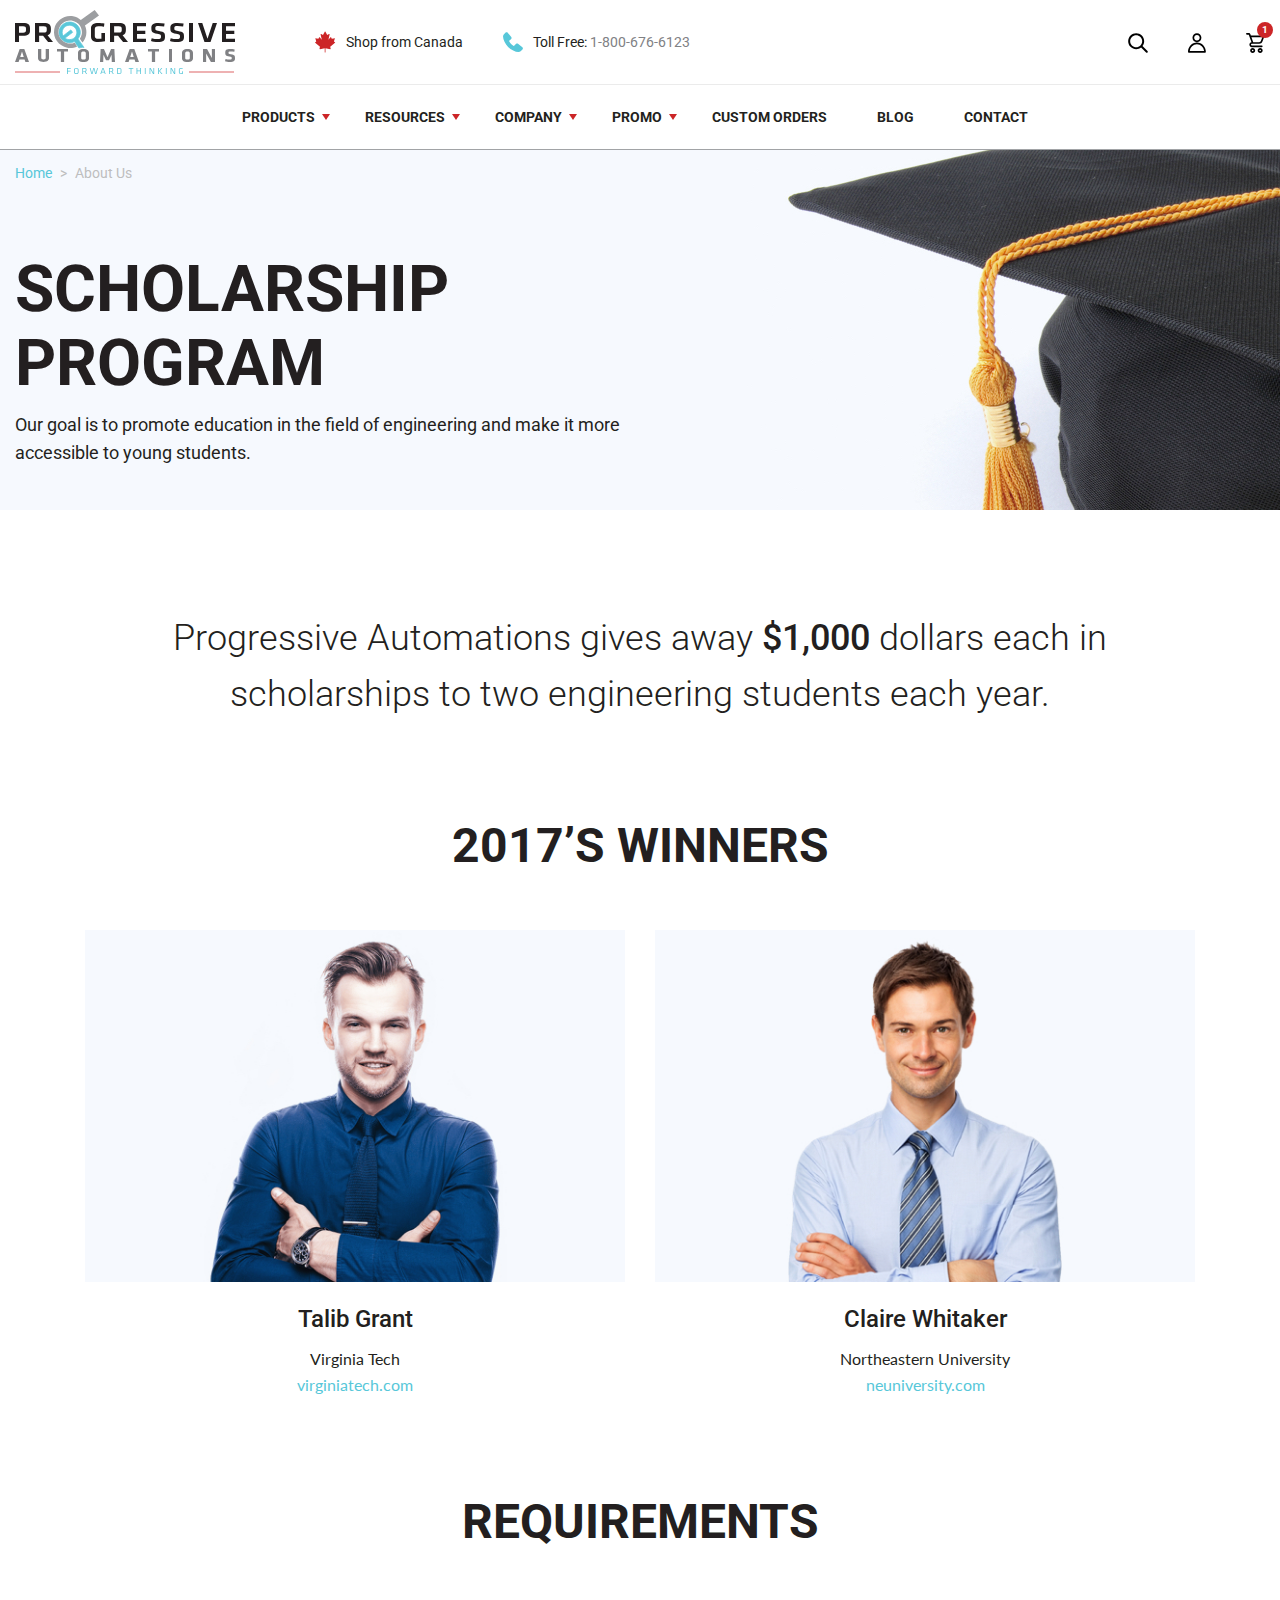
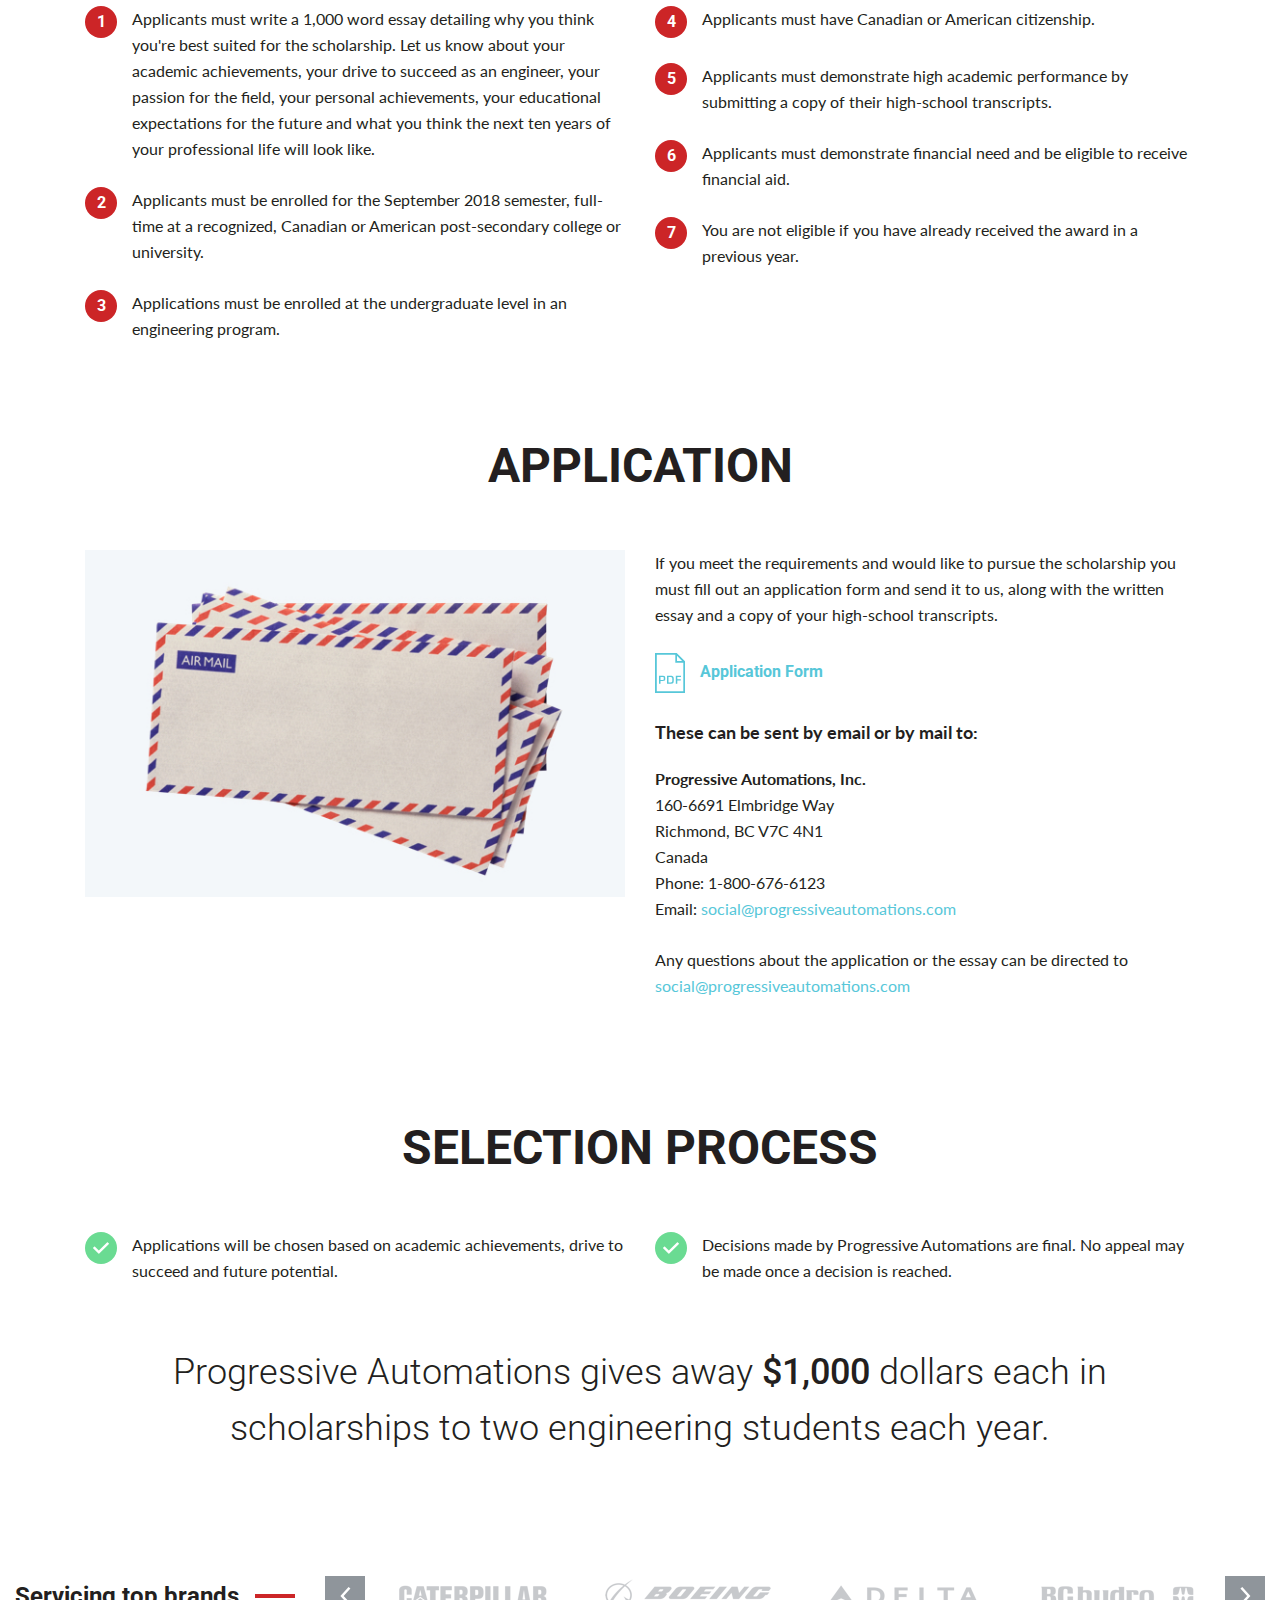
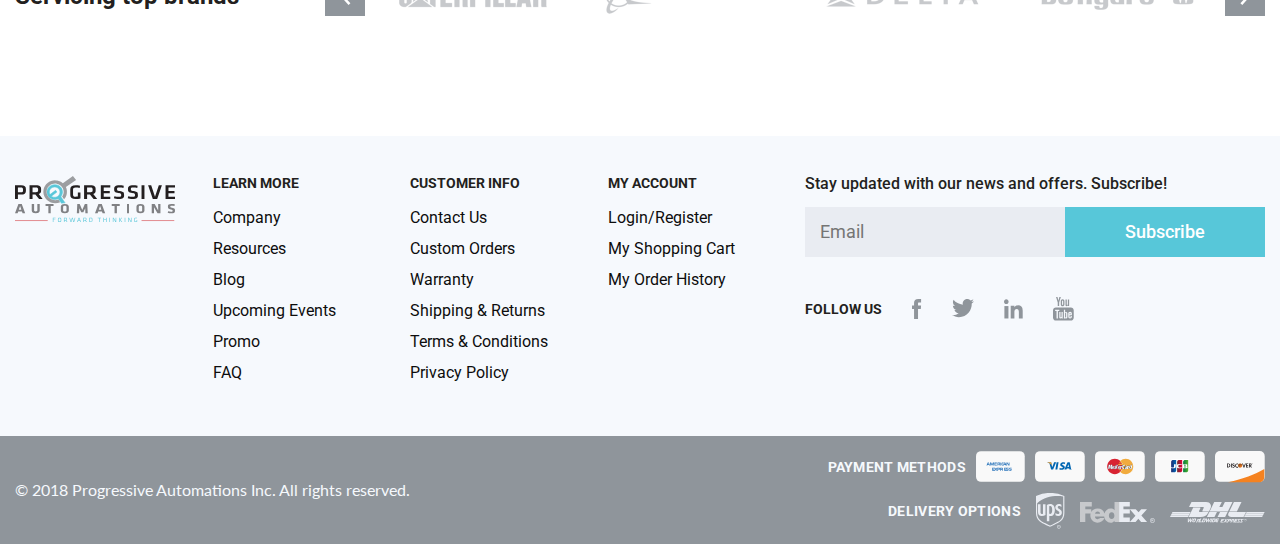
<file: promotions-scholarship.html>
<!DOCTYPE html>
<html lang="ru">
<head>
    <meta charset="UTF-8">
    <title>Progressive Automations</title>
    <meta name="viewport" content="width=device-width, initial-scale=1, shrink-to-fit=no">
    <link href="bootstrap.css" rel="stylesheet" type="text/css">
    <link href="swiper.css" rel="stylesheet" type="text/css">
    <link href="select2.css" rel="stylesheet" type="text/css">
    <link href="jquery.scrollbar.css" rel="stylesheet" type="text/css">
    <link href="style.css" rel="stylesheet" type="text/css">
    <link href="css/style__promotions.css" rel="stylesheet" type="text/css">
    <link href="https://fonts.googleapis.com/css?family=Lato:400,700|Roboto:300,400,500,700&amp;subset=latin-ext" rel="stylesheet"> 
</head>

<body>

    <div class="proauto">
        <div class="row no-gutters align-content-between">
            <div class="col-12">
                <div class="topping">
                    <div class="topping__line-top">
                        <div class="container-fluid container-fluid-b">
                            <div class="row align-items-center">
                                <div class="col-3 order-lg-4 order-2 d-lg-none d-block">
                                    <div class="mobile-menu__trigger">
                                        <svg width="25px" height="16px" viewBox="0 0 25 16" version="1.1" xmlns="http://www.w3.org/2000/svg" xmlns:xlink="http://www.w3.org/1999/xlink">
                                            <g stroke="none" stroke-width="1" fill="none" fill-rule="evenodd">
                                                <g transform="translate(-10.000000, -62.000000)" fill="#000000" fill-rule="nonzero">
                                                    <g transform="translate(-13.000000, -1.000000)">
                                                        <g transform="translate(23.000000, 63.000000)">
                                                            <path d="M0,16 L25,16 L25,13.3333333 L0,13.3333333 L0,16 Z M0,9.33333333 L25,9.33333333 L25,6.66666667 L0,6.66666667 L0,9.33333333 Z M0,0 L0,2.66666667 L25,2.66666667 L25,0 L0,0 Z"></path>
                                                        </g>
                                                    </g>
                                                </g>
                                            </g>
                                        </svg>
                                    </div>
                                </div>
                                <div class="col-lg-auto col-6 order-lg-1 order-3 text-lg-left text-center">
                                    <a href="#" class="topping__logo">
                                        <img src="img/logo.svg" class="img-fluid">
                                    </a>
                                </div>
                                <div class="col-lg col-12 order-lg-2 order-1">
                                    <div class="topping__info-block">
                                        <div class="row align-items-center justify-content-lg-start justify-content-between">
                                            <div class="col-auto order-lg-1 order-2">
                                                <div class="topping__info-canada d-flex align-items-center">
                                                    <svg width="21px" height="22px" viewBox="0 0 21 22" version="1.1" xmlns="http://www.w3.org/2000/svg" xmlns:xlink="http://www.w3.org/1999/xlink">
                                                        <g stroke="none" stroke-width="1" fill="none" fill-rule="evenodd">
                                                            <g transform="translate(-382.000000, -25.000000)" fill="#CC2527" fill-rule="nonzero">
                                                                <g transform="translate(382.000000, 25.000000)">
                                                                    <path d="M20.1621902,11.4554578 C20.1527218,11.3265674 20.0820166,11.2109974 19.973315,11.1468059 L18.9365919,10.5338154 C19.0749282,10.0684907 19.5030945,8.66376297 19.7993186,7.69581643 C19.8394054,7.56451569 19.8095248,7.42129005 19.7206206,7.31865979 C19.6317165,7.21615642 19.4968232,7.16959855 19.3662337,7.19611243 C18.4886281,7.37397102 17.2289683,7.62896087 16.8204765,7.71078597 L16.0632542,6.32584855 C16.0027551,6.2152261 15.8938076,6.14190065 15.7712109,6.1294683 C15.6479993,6.11665538 15.5278619,6.16689219 15.4476883,6.26330625 L13.4258876,8.69040369 C13.5950883,7.91325553 14.1831099,5.25413001 14.5914787,3.41097202 C14.6246794,3.26114962 14.5694679,3.10523793 14.4505601,3.01288338 C14.3317753,2.92052884 14.1708133,2.90873081 14.0408387,2.9828174 C13.4770413,3.30352106 12.6252584,3.78546457 12.2301699,4.00379169 L10.4283547,0.718609052 C10.3612154,0.596442284 10.2356676,0.520833333 10.0995446,0.520833333 C10.0994216,0.520833333 10.0994216,0.520833333 10.0992987,0.520833333 C9.96305276,0.520960199 9.83750485,0.596695989 9.77048858,0.719116488 L7.97457569,4.00391858 C7.57924123,3.78597203 6.72585982,3.30352108 6.16193949,2.98281743 C6.03171891,2.90873084 5.87100284,2.92052886 5.75221805,3.01288341 C5.63331029,3.10536479 5.57809875,3.26114964 5.61129945,3.41097205 L6.78242401,8.69408268 L4.75410617,6.26305255 C4.67393258,6.16676533 4.55293442,6.11665538 4.43070658,6.1294683 C4.30823283,6.14190065 4.19928529,6.21522608 4.1387862,6.32584855 L3.38205578,7.7100248 C2.96876832,7.62743853 1.71156782,7.37333672 0.835806696,7.19598556 C0.704479407,7.16972542 0.570200957,7.2161564 0.48141977,7.31878663 C0.392638583,7.42141687 0.362757948,7.56476937 0.402967714,7.69594327 C0.699437825,8.66325551 1.127973,10.0667146 1.2668012,10.5330542 L0.228233582,11.1466791 C0.11953198,11.2108705 0.0488267534,11.3265674 0.0393583897,11.455331 C0.0298900259,11.5842214 0.0828882286,11.7095597 0.180891813,11.7899893 L5.00175894,15.7444886 C4.91900307,16.0905644 4.67553114,17.0714507 4.51690549,17.7071493 C4.48431961,17.8376889 4.51948777,17.9762207 4.60974453,18.0736496 C4.70012425,18.1710786 4.83255822,18.2133232 4.96056544,18.1856675 L9.72302389,17.1517376 L9.72302389,21.1311175 C9.72302389,21.3464 9.89210162,21.5208333 10.1007743,21.5208333 C10.3094469,21.5208333 10.4785247,21.3464 10.4785247,21.1311175 L10.4785247,17.1516108 L15.2429506,18.1856676 C15.2687734,18.1912494 15.2948421,18.1940404 15.3206649,18.1940404 C15.4227263,18.1940404 15.5218366,18.1512883 15.5938945,18.0733959 C15.6841512,17.9758401 15.7191964,17.8370546 15.6863646,17.7063881 C15.5267552,17.072085 15.2821766,16.0938627 15.1981911,15.7460109 L20.0206568,11.7898624 C20.1186604,11.7095597 20.1716586,11.5842213 20.1621902,11.4554578 Z"></path>
                                                                </g>
                                                            </g>
                                                        </g>
                                                    </svg>
                                                    <span class="d-lg-inline d-none">Shop from Canada</span>
                                                    <span class="d-inline d-lg-none">Canada</span>
                                                </div>
                                            </div>
                                            <div class="col-auto order-lg-2 order-1">
                                                <div class="topping__info-phone d-flex align-items-center">
                                                    <svg width="20px" height="20px" viewBox="0 0 20 20" version="1.1" xmlns="http://www.w3.org/2000/svg" xmlns:xlink="http://www.w3.org/1999/xlink">
                                                        <g stroke="none" stroke-width="1" fill="none" fill-rule="evenodd">
                                                            <g transform="translate(-571.000000, -26.000000)" fill="#57C7D9">
                                                                <g transform="translate(571.000000, 26.000000)">
                                                                    <path d="M17.6293751,19.2660505 C15.5250688,21.3703572 8.77878281,18.6041495 5.09936947,14.9247365 C1.41962351,11.2449902 -1.34654175,4.49932807 0.758055439,2.39473088 L2.60981719,0.542968772 C3.15792175,-0.0051354386 4.04657404,-0.0051354386 4.5946786,0.542968772 C4.62766175,0.575952281 4.65898035,0.610559649 4.68851754,0.646661754 L8.26120491,5.01341895 C8.71778982,5.57148526 8.67722246,6.38473088 8.16736561,6.89458737 L6.20048632,8.86146702 C6.08758772,8.97436526 6.06514526,9.14925018 6.1458793,9.28699684 C6.75484456,10.3260028 7.41327053,11.1980526 8.11966211,11.9044439 C8.82605333,12.6108354 9.69810316,13.2692614 10.7371091,13.8782267 C10.8748558,13.9589607 11.0497404,13.9365182 11.1626389,13.8236196 L13.1295186,11.8567404 C13.6393751,11.3468835 14.4526207,11.3063161 15.010687,11.7629011 L19.3774442,15.3355884 C19.9773744,15.8264246 20.0658126,16.7106656 19.5749761,17.3105958 C19.5454389,17.3466979 19.5141204,17.3813053 19.4811372,17.4142888 L17.6293751,19.2660505 Z"></path>
                                                                </g>
                                                            </g>
                                                        </g>
                                                    </svg>
                                                    <span>Toll Free:  <a href="#">1-800-676-6123</a></span>
                                                </div>
                                            </div>
                                        </div>
                                    </div>
                                </div>
                                <div class="col-lg-auto col-3 order-4">
                                    <div class="row align-items-center justify-content-end">
                                        <div class="col-auto d-lg-block d-none">
                                            <a href="#" class="topping__search">
                                                <svg width="20px" height="20px" viewBox="0 0 20 20" version="1.1" xmlns="http://www.w3.org/2000/svg" xmlns:xlink="http://www.w3.org/1999/xlink">
                                                    <g stroke="none" stroke-width="1" fill="none" fill-rule="evenodd">
                                                        <g transform="translate(-1671.000000, -28.000000)" fill-rule="nonzero">
                                                            <g transform="translate(1671.000000, 21.000000)">
                                                                <g transform="translate(0.000000, 7.000000)">
                                                                    <path d="M14.4917684,13.0775548 L19.4885358,18.0743222 C19.8772627,18.4630492 19.8785283,19.0920344 19.4852814,19.4852814 C19.0947571,19.8758057 18.4559712,19.8701848 18.0743222,19.4885358 L13.0775548,14.4917684 C9.9391253,16.9342662 5.39944393,16.7131524 2.51471863,13.8284271 C-0.609475708,10.7042328 -0.609475708,5.63891296 2.51471863,2.51471863 C5.63891296,-0.609475708 10.7042328,-0.609475708 13.8284271,2.51471863 C16.7131524,5.39944393 16.9342662,9.9391253 14.4917684,13.0775548 Z M12.4142136,12.4142136 C14.7573593,10.0710678 14.7573593,6.27207794 12.4142136,3.92893219 C10.0710678,1.58578644 6.27207794,1.58578644 3.92893219,3.92893219 C1.58578644,6.27207794 1.58578644,10.0710678 3.92893219,12.4142136 C6.27207794,14.7573593 10.0710678,14.7573593 12.4142136,12.4142136 Z"></path>
                                                                </g>
                                                            </g>
                                                        </g>
                                                    </g>
                                                </svg>
                                            </a>
                                        </div>
                                        <div class="col-auto d-lg-block d-none">
                                            <a href="#" class="topping__user">
                                                <svg width="18px" height="20px" viewBox="0 0 18 20" version="1.1" xmlns="http://www.w3.org/2000/svg" xmlns:xlink="http://www.w3.org/1999/xlink">
                                                    <g stroke="none" stroke-width="1" fill="none" fill-rule="evenodd">
                                                        <g transform="translate(-1751.000000, -28.000000)" fill-rule="nonzero">
                                                            <g transform="translate(1671.000000, 21.000000)">
                                                                <g transform="translate(80.000000, 7.135706)">
                                                                    <path d="M8.93617021,0.0770595745 C6.47858298,0.0770595745 4.46808511,2.08757021 4.46808511,4.54514468 C4.46808511,7.00271915 6.47858298,9.01322979 8.93617021,9.01322979 C11.3937574,9.01322979 13.4042553,7.00271915 13.4042553,4.54514468 C13.4042553,2.08757021 11.3937574,0.0770595745 8.93617021,0.0770595745 Z M8.93617021,1.77918723 C10.4738638,1.77918723 11.7021277,3.00746383 11.7021277,4.54514468 C11.7021277,6.08282553 10.4738638,7.31110213 8.93617021,7.31110213 C7.3984766,7.31110213 6.17021277,6.08282553 6.17021277,4.54514468 C6.17021277,3.00746383 7.3984766,1.77918723 8.93617021,1.77918723 Z M8.93617021,9.43876596 C3.98671277,9.43876596 0,13.6632128 0,18.8004681 C4.6993962e-05,19.2704782 0.381053722,19.6514849 0.85106383,19.6515319 L17.0212766,19.6515319 C17.4912867,19.6514849 17.8722934,19.2704782 17.8723404,18.8004681 C17.8723404,13.6632128 13.8856298,9.43876596 8.93617021,9.43876596 Z M8.93617021,11.1408936 C12.6451106,11.1408936 15.6870064,14.0990426 16.0904255,17.9494043 L1.78191489,17.9494043 C2.18533404,14.0990426 5.22723191,11.1408936 8.93617021,11.1408936 Z"></path>
                                                                </g>
                                                            </g>
                                                        </g>
                                                    </g>
                                                </svg>
                                            </a>
                                        </div>
                                        <div class="col-auto">
                                            <a href="#" class="topping__cart">
                                                <svg width="19px" height="20px" viewBox="0 0 19 20" version="1.1" xmlns="http://www.w3.org/2000/svg" xmlns:xlink="http://www.w3.org/1999/xlink">
                                                    <g stroke="none" stroke-width="1" fill="none" fill-rule="evenodd">
                                                        <g transform="translate(-1809.000000, -28.000000)" fill-rule="nonzero">
                                                            <g transform="translate(1671.000000, 21.000000)">
                                                                <g transform="translate(138.000000, 7.000000)">
                                                                    <path d="M2.75,0 L0.833333333,0 C0.373096042,-4.62592927e-17 0,0.373096042 0,0.833333333 C0,1.29357062 0.373096042,1.66666667 0.833333333,1.66666667 L2.75,1.66666667 L5.48958333,9.20208333 C4.2204308,9.41495956 3.32021373,10.556521 3.40910517,11.840329 C3.49799662,13.1241369 4.54695335,14.1307367 5.83333333,14.1666667 L15.8333333,14.1666667 C16.2935706,14.1666667 16.6666667,13.7935706 16.6666667,13.3333333 C16.6666667,12.873096 16.2935706,12.5 15.8333333,12.5 L5.83333333,12.5 C5.37309604,12.5 5,12.126904 5,11.6666667 C5,11.2064294 5.37309604,10.8333333 5.83333333,10.8333333 L13.16875,10.8333333 C14.6157692,10.8288344 15.9100755,9.93226632 16.4229167,8.57916667 L18.28125,3.625 C18.3768876,3.36903311 18.340961,3.08244266 18.1851003,2.85800326 C18.0292396,2.63356386 17.77325,2.49979495 17.5,2.5 L5,2.5 C4.94403731,2.50017444 4.8882224,2.50575593 4.83333333,2.51666667 L4.31666667,1.09791667 C4.07738856,0.438825506 3.45118127,-1.92313865e-05 2.75,0 Z M16.2916667,4.16666667 L14.8625,7.99375 C14.596116,8.6983964 13.9220658,9.16517408 13.16875,9.16666667 L7.25,9.16666667 L5.43125,4.16666667 L16.2916667,4.16666667 Z M4.16666667,17.5 C4.16666667,18.8807119 5.28595479,20 6.66666667,20 C8.04737854,20 9.16666667,18.8807119 9.16666667,17.5 C9.16666667,16.1192881 8.04737854,15 6.66666667,15 C5.28595479,15 4.16666667,16.1192881 4.16666667,17.5 Z M7.5,17.5 C7.5,17.9602373 7.12690396,18.3333333 6.66666667,18.3333333 C6.20642938,18.3333333 5.83333333,17.9602373 5.83333333,17.5 C5.83333333,17.0397627 6.20642938,16.6666667 6.66666667,16.6666667 C7.12690396,16.6666667 7.5,17.0397627 7.5,17.5 Z M14.1666667,15 C12.7859548,15 11.6666667,16.1192881 11.6666667,17.5 C11.6666667,18.8807119 12.7859548,20 14.1666667,20 C15.5473785,20 16.6666667,18.8807119 16.6666667,17.5 C16.6666667,16.1192881 15.5473785,15 14.1666667,15 Z M14.1666667,18.3333333 C13.7064294,18.3333333 13.3333333,17.9602373 13.3333333,17.5 C13.3333333,17.0397627 13.7064294,16.6666667 14.1666667,16.6666667 C14.626904,16.6666667 15,17.0397627 15,17.5 C15,17.9602373 14.626904,18.3333333 14.1666667,18.3333333 Z"></path>
                                                                </g>
                                                            </g>
                                                        </g>
                                                    </g>
                                                </svg>
                                                <span class="topping__ico-amount">1</span>
                                            </a>
                                        </div>
                                    </div>
                                </div>
                            </div>
                        </div>
                    </div>
                    <div class="topping__line-bottom d-lg-block d-none">
                        <div class="container-fluid container-fluid-b">
                            <div class="row align-items-center justify-content-center">
                                <div class="col-auto">
                                    <div class="topping__nav">
                                        <div class="row no-gutters">
                                            <div class="col-auto">
                                                <div class="topping__nav-item topping__nav-item--drop">
                                                    <div class="topping__nav-name">Products</div>
                                                    <div class="topping__nav-dropdown-wrap">
                                                        <div class="topping__nav-dropdown">
                                                            <div class="topping__nav-dropdown-block">
                                                                <a href="#" class="topping__nav-dropdown-link d-flex align-items-center"><span>Linear actuators</span></a>
                                                                <a href="#" class="topping__nav-dropdown-link d-flex align-items-center"><span>Control systems</span></a>
                                                                <a href="#" class="topping__nav-dropdown-link d-flex align-items-center"><span>PLC controls</span></a>
                                                                <a href="#" class="topping__nav-dropdown-link d-flex align-items-center"><span>Mounting brackets</span></a>
                                                                <a href="#" class="topping__nav-dropdown-link d-flex align-items-center"><span>Power supplies</span></a>
                                                                <a href="#" class="topping__nav-dropdown-link d-flex align-items-center"><span>Actuator parts</span></a>
                                                                <a href="#" class="topping__nav-dropdown-link d-flex align-items-center"><span>Accessories</span></a>
                                                            </div>
                                                            <div class="topping__nav-dropdown-block">
                                                                <a href="#" class="topping__nav-dropdown-link d-flex align-items-center"><span>Table lifts</span></a>
                                                                <a href="#" class="topping__nav-dropdown-link d-flex align-items-center"><span>TV lifts</span></a>
                                                            </div>
                                                        </div>
                                                    </div>
                                                </div>
                                            </div>
                                            <div class="col-auto">
                                                <div class="topping__nav-item topping__nav-item--drop">
                                                    <div class="topping__nav-name">Resources</div>
                                                    <div class="topping__nav-dropdown-wrap">
                                                        <div class="topping__nav-dropdown">
                                                            <div class="topping__nav-dropdown-block">
                                                                <a href="#" class="topping__nav-dropdown-link d-flex align-items-center"><span>Linear actuators</span></a>
                                                                <a href="#" class="topping__nav-dropdown-link d-flex align-items-center"><span>Control systems</span></a>
                                                                <a href="#" class="topping__nav-dropdown-link d-flex align-items-center"><span>PLC controls</span></a>
                                                                <a href="#" class="topping__nav-dropdown-link d-flex align-items-center"><span>Mounting brackets</span></a>
                                                                <a href="#" class="topping__nav-dropdown-link d-flex align-items-center"><span>Power supplies</span></a>
                                                                <a href="#" class="topping__nav-dropdown-link d-flex align-items-center"><span>Actuator parts</span></a>
                                                                <a href="#" class="topping__nav-dropdown-link d-flex align-items-center"><span>Accessories</span></a>
                                                            </div>
                                                            <div class="topping__nav-dropdown-block">
                                                                <a href="#" class="topping__nav-dropdown-link d-flex align-items-center"><span>Table lifts</span></a>
                                                                <a href="#" class="topping__nav-dropdown-link d-flex align-items-center"><span>TV lifts</span></a>
                                                            </div>
                                                        </div>
                                                    </div>
                                                </div>
                                            </div>
                                            <div class="col-auto">
                                                <div class="topping__nav-item topping__nav-item--drop">
                                                    <div class="topping__nav-name">Company</div>
                                                    <div class="topping__nav-dropdown-wrap">
                                                        <div class="topping__nav-dropdown">
                                                            <div class="topping__nav-dropdown-block">
                                                                <a href="#" class="topping__nav-dropdown-link d-flex align-items-center"><span>Linear actuators</span></a>
                                                                <a href="#" class="topping__nav-dropdown-link d-flex align-items-center"><span>Control systems</span></a>
                                                                <a href="#" class="topping__nav-dropdown-link d-flex align-items-center"><span>PLC controls</span></a>
                                                                <a href="#" class="topping__nav-dropdown-link d-flex align-items-center"><span>Mounting brackets</span></a>
                                                                <a href="#" class="topping__nav-dropdown-link d-flex align-items-center"><span>Power supplies</span></a>
                                                                <a href="#" class="topping__nav-dropdown-link d-flex align-items-center"><span>Actuator parts</span></a>
                                                                <a href="#" class="topping__nav-dropdown-link d-flex align-items-center"><span>Accessories</span></a>
                                                            </div>
                                                            <div class="topping__nav-dropdown-block">
                                                                <a href="#" class="topping__nav-dropdown-link d-flex align-items-center"><span>Table lifts</span></a>
                                                                <a href="#" class="topping__nav-dropdown-link d-flex align-items-center"><span>TV lifts</span></a>
                                                            </div>
                                                        </div>
                                                    </div>
                                                </div>
                                            </div>
                                            <div class="col-auto">
                                                <div class="topping__nav-item topping__nav-item--drop">
                                                    <div class="topping__nav-name">Promo</div>
                                                    <div class="topping__nav-dropdown-wrap">
                                                        <div class="topping__nav-dropdown">
                                                            <div class="topping__nav-dropdown-block">
                                                                <a href="#" class="topping__nav-dropdown-link d-flex align-items-center"><span>Linear actuators</span></a>
                                                                <a href="#" class="topping__nav-dropdown-link d-flex align-items-center"><span>Control systems</span></a>
                                                                <a href="#" class="topping__nav-dropdown-link d-flex align-items-center"><span>PLC controls</span></a>
                                                                <a href="#" class="topping__nav-dropdown-link d-flex align-items-center"><span>Mounting brackets</span></a>
                                                                <a href="#" class="topping__nav-dropdown-link d-flex align-items-center"><span>Power supplies</span></a>
                                                                <a href="#" class="topping__nav-dropdown-link d-flex align-items-center"><span>Actuator parts</span></a>
                                                                <a href="#" class="topping__nav-dropdown-link d-flex align-items-center"><span>Accessories</span></a>
                                                            </div>
                                                            <div class="topping__nav-dropdown-block">
                                                                <a href="#" class="topping__nav-dropdown-link d-flex align-items-center"><span>Table lifts</span></a>
                                                                <a href="#" class="topping__nav-dropdown-link d-flex align-items-center"><span>TV lifts</span></a>
                                                            </div>
                                                        </div>
                                                    </div>
                                                </div>
                                            </div>
                                            <div class="col-auto">
                                                <div class="topping__nav-item">
                                                    <a href="#" class="topping__nav-name">Custom Orders</a>
                                                </div>
                                            </div>
                                            <div class="col-auto">
                                                <div class="topping__nav-item">
                                                    <a href="#" class="topping__nav-name">Blog</a>
                                                </div>
                                            </div>
                                            <div class="col-auto">
                                                <div class="topping__nav-item">
                                                    <a href="#" class="topping__nav-name">Contact</a>
                                                </div>
                                            </div>
                                        </div>
                                    </div>
                                </div>
                            </div>
                        </div>
                    </div>
                    <div class="mobile-menu">
                        <div class="topping__nav-item topping__nav-item--drop">
                            <div class="topping__nav-name">Products</div>
                            <div class="topping__nav-dropdown-wrap">
                                <div class="topping__nav-dropdown">
                                    <div class="topping__nav-dropdown-block">
                                        <a href="#" class="topping__nav-dropdown-link d-flex align-items-center"><span>Linear actuators</span></a>
                                        <a href="#" class="topping__nav-dropdown-link d-flex align-items-center"><span>Control systems</span></a>
                                        <a href="#" class="topping__nav-dropdown-link d-flex align-items-center"><span>PLC controls</span></a>
                                        <a href="#" class="topping__nav-dropdown-link d-flex align-items-center"><span>Mounting brackets</span></a>
                                        <a href="#" class="topping__nav-dropdown-link d-flex align-items-center"><span>Power supplies</span></a>
                                        <a href="#" class="topping__nav-dropdown-link d-flex align-items-center"><span>Actuator parts</span></a>
                                        <a href="#" class="topping__nav-dropdown-link d-flex align-items-center"><span>Accessories</span></a>
                                    </div>
                                    <div class="topping__nav-dropdown-block">
                                        <a href="#" class="topping__nav-dropdown-link d-flex align-items-center"><span>Table lifts</span></a>
                                        <a href="#" class="topping__nav-dropdown-link d-flex align-items-center"><span>TV lifts</span></a>
                                    </div>
                                </div>
                            </div>
                        </div>
                        <div class="topping__nav-item topping__nav-item--drop">
                            <div class="topping__nav-name">Resources</div>
                            <div class="topping__nav-dropdown-wrap">
                                <div class="topping__nav-dropdown">
                                    <div class="topping__nav-dropdown-block">
                                        <a href="#" class="topping__nav-dropdown-link d-flex align-items-center"><span>Linear actuators</span></a>
                                        <a href="#" class="topping__nav-dropdown-link d-flex align-items-center"><span>Control systems</span></a>
                                        <a href="#" class="topping__nav-dropdown-link d-flex align-items-center"><span>PLC controls</span></a>
                                        <a href="#" class="topping__nav-dropdown-link d-flex align-items-center"><span>Mounting brackets</span></a>
                                        <a href="#" class="topping__nav-dropdown-link d-flex align-items-center"><span>Power supplies</span></a>
                                        <a href="#" class="topping__nav-dropdown-link d-flex align-items-center"><span>Actuator parts</span></a>
                                        <a href="#" class="topping__nav-dropdown-link d-flex align-items-center"><span>Accessories</span></a>
                                    </div>
                                    <div class="topping__nav-dropdown-block">
                                        <a href="#" class="topping__nav-dropdown-link d-flex align-items-center"><span>Table lifts</span></a>
                                        <a href="#" class="topping__nav-dropdown-link d-flex align-items-center"><span>TV lifts</span></a>
                                    </div>
                                </div>
                            </div>
                        </div>
                        <div class="topping__nav-item topping__nav-item--drop">
                            <div class="topping__nav-name">Company</div>
                            <div class="topping__nav-dropdown-wrap">
                                <div class="topping__nav-dropdown">
                                    <div class="topping__nav-dropdown-block">
                                        <a href="#" class="topping__nav-dropdown-link d-flex align-items-center"><span>Linear actuators</span></a>
                                        <a href="#" class="topping__nav-dropdown-link d-flex align-items-center"><span>Control systems</span></a>
                                        <a href="#" class="topping__nav-dropdown-link d-flex align-items-center"><span>PLC controls</span></a>
                                        <a href="#" class="topping__nav-dropdown-link d-flex align-items-center"><span>Mounting brackets</span></a>
                                        <a href="#" class="topping__nav-dropdown-link d-flex align-items-center"><span>Power supplies</span></a>
                                        <a href="#" class="topping__nav-dropdown-link d-flex align-items-center"><span>Actuator parts</span></a>
                                        <a href="#" class="topping__nav-dropdown-link d-flex align-items-center"><span>Accessories</span></a>
                                    </div>
                                    <div class="topping__nav-dropdown-block">
                                        <a href="#" class="topping__nav-dropdown-link d-flex align-items-center"><span>Table lifts</span></a>
                                        <a href="#" class="topping__nav-dropdown-link d-flex align-items-center"><span>TV lifts</span></a>
                                    </div>
                                </div>
                            </div>
                        </div>
                        <div class="topping__nav-item topping__nav-item--drop">
                            <div class="topping__nav-name">Promo</div>
                            <div class="topping__nav-dropdown-wrap">
                                <div class="topping__nav-dropdown">
                                    <div class="topping__nav-dropdown-block">
                                        <a href="#" class="topping__nav-dropdown-link d-flex align-items-center"><span>Linear actuators</span></a>
                                        <a href="#" class="topping__nav-dropdown-link d-flex align-items-center"><span>Control systems</span></a>
                                        <a href="#" class="topping__nav-dropdown-link d-flex align-items-center"><span>PLC controls</span></a>
                                        <a href="#" class="topping__nav-dropdown-link d-flex align-items-center"><span>Mounting brackets</span></a>
                                        <a href="#" class="topping__nav-dropdown-link d-flex align-items-center"><span>Power supplies</span></a>
                                        <a href="#" class="topping__nav-dropdown-link d-flex align-items-center"><span>Actuator parts</span></a>
                                        <a href="#" class="topping__nav-dropdown-link d-flex align-items-center"><span>Accessories</span></a>
                                    </div>
                                    <div class="topping__nav-dropdown-block">
                                        <a href="#" class="topping__nav-dropdown-link d-flex align-items-center"><span>Table lifts</span></a>
                                        <a href="#" class="topping__nav-dropdown-link d-flex align-items-center"><span>TV lifts</span></a>
                                    </div>
                                </div>
                            </div>
                        </div>
                        <div class="topping__nav-item">
                            <a href="#" class="topping__nav-name">Custom Orders</a>
                        </div>
                        <div class="topping__nav-item">
                            <a href="#" class="topping__nav-name">Blog</a>
                        </div>
                        <div class="topping__nav-item">
                            <a href="#" class="topping__nav-name">Contact</a>
                        </div>
                        <a href="#" class="mobile-menu__user d-flex align-items-center">
                            <span class="mobile-menu__user-ico text-center">
                                <svg width="18px" height="20px" viewBox="0 0 18 20" version="1.1" xmlns="http://www.w3.org/2000/svg" xmlns:xlink="http://www.w3.org/1999/xlink">
                                    <g stroke="none" stroke-width="1" fill="none" fill-rule="evenodd">
                                        <g transform="translate(-1751.000000, -28.000000)" fill-rule="nonzero">
                                            <g transform="translate(1671.000000, 21.000000)">
                                                <g transform="translate(80.000000, 7.135706)">
                                                    <path d="M8.93617021,0.0770595745 C6.47858298,0.0770595745 4.46808511,2.08757021 4.46808511,4.54514468 C4.46808511,7.00271915 6.47858298,9.01322979 8.93617021,9.01322979 C11.3937574,9.01322979 13.4042553,7.00271915 13.4042553,4.54514468 C13.4042553,2.08757021 11.3937574,0.0770595745 8.93617021,0.0770595745 Z M8.93617021,1.77918723 C10.4738638,1.77918723 11.7021277,3.00746383 11.7021277,4.54514468 C11.7021277,6.08282553 10.4738638,7.31110213 8.93617021,7.31110213 C7.3984766,7.31110213 6.17021277,6.08282553 6.17021277,4.54514468 C6.17021277,3.00746383 7.3984766,1.77918723 8.93617021,1.77918723 Z M8.93617021,9.43876596 C3.98671277,9.43876596 0,13.6632128 0,18.8004681 C4.6993962e-05,19.2704782 0.381053722,19.6514849 0.85106383,19.6515319 L17.0212766,19.6515319 C17.4912867,19.6514849 17.8722934,19.2704782 17.8723404,18.8004681 C17.8723404,13.6632128 13.8856298,9.43876596 8.93617021,9.43876596 Z M8.93617021,11.1408936 C12.6451106,11.1408936 15.6870064,14.0990426 16.0904255,17.9494043 L1.78191489,17.9494043 C2.18533404,14.0990426 5.22723191,11.1408936 8.93617021,11.1408936 Z"></path>
                                                </g>
                                            </g>
                                        </g>
                                    </g>
                                </svg>
                            </span>
                            <span>John Davis Miller</span>
                        </a>
                        <a href="#" class="mobile-menu__logout d-flex align-items-center">
                            <svg width="36px" height="30px" version="1.1" id="Capa_1" xmlns="http://www.w3.org/2000/svg" xmlns:xlink="http://www.w3.org/1999/xlink" x="0px" y="0px" viewBox="0 0 512 512" style="enable-background:new 0 0 512 512;" xml:space="preserve">
                                <g transform="translate(1 1)">
                                    <path d="M319,319c-11.782,0-21.333,9.551-21.333,21.333v128h-256V41.667h256v128c0,11.782,9.551,21.333,21.333,21.333
                                        s21.333-9.551,21.333-21.333V20.333C340.333,8.551,330.782-1,319-1H20.333C8.551-1-1,8.551-1,20.333v469.333
                                        C-1,501.449,8.551,511,20.333,511H319c11.782,0,21.333-9.551,21.333-21.333V340.333C340.333,328.551,330.782,319,319,319z"/>
                                    <path d="M506.164,268.52c0.204-0.248,0.38-0.509,0.571-0.764c0.226-0.302,0.461-0.598,0.671-0.913
                                        c0.204-0.304,0.38-0.62,0.566-0.932c0.17-0.285,0.349-0.564,0.506-0.857c0.17-0.318,0.315-0.646,0.468-0.971
                                        c0.145-0.306,0.297-0.607,0.428-0.921c0.13-0.315,0.236-0.637,0.35-0.957c0.121-0.337,0.25-0.669,0.354-1.013
                                        c0.097-0.32,0.168-0.646,0.249-0.969c0.089-0.351,0.187-0.698,0.258-1.055c0.074-0.375,0.118-0.753,0.173-1.13
                                        c0.044-0.311,0.104-0.617,0.135-0.933c0.138-1.4,0.138-2.811,0-4.211c-0.031-0.315-0.09-0.621-0.135-0.933
                                        c-0.054-0.377-0.098-0.756-0.173-1.13c-0.071-0.358-0.169-0.704-0.258-1.055c-0.081-0.324-0.152-0.649-0.249-0.969
                                        c-0.104-0.344-0.233-0.677-0.354-1.013c-0.115-0.32-0.22-0.642-0.35-0.957c-0.13-0.314-0.283-0.615-0.428-0.921
                                        c-0.153-0.325-0.297-0.653-0.468-0.971c-0.157-0.293-0.336-0.572-0.506-0.857c-0.186-0.312-0.363-0.628-0.566-0.932
                                        c-0.211-0.315-0.445-0.611-0.671-0.913c-0.191-0.255-0.368-0.516-0.571-0.764c-0.439-0.535-0.903-1.05-1.392-1.54
                                        c-0.007-0.008-0.014-0.016-0.021-0.023l-85.333-85.333c-8.331-8.331-21.839-8.331-30.17,0s-8.331,21.839,0,30.17l48.915,48.915
                                        H255c-11.782,0-21.333,9.551-21.333,21.333c0,11.782,9.551,21.333,21.333,21.333h183.163l-48.915,48.915
                                        c-8.331,8.331-8.331,21.839,0,30.17c8.331,8.331,21.839,8.331,30.17,0l85.333-85.333c0.008-0.008,0.014-0.016,0.021-0.023
                                        C505.261,269.57,505.725,269.055,506.164,268.52z"/>
                                </g>
                            </svg>
                            <span>Sign Out</span>
                        </a>
                    </div>
                </div>
                <div class="proauto__content">

                    <div class="z-top" style="background-image: url('img/z-top-promotions-scholarship.jpg');">
                        <nav aria-label="breadcrumb">
                            <div class="container-fluid container-fluid-b">
                                <ol class="breadcrumb">
                                    <li class="breadcrumb-item"><a href="#">Home</a></li>
                                    <li class="breadcrumb-item active" aria-current="page">About Us</li>
                                </ol>
                            </div>
                        </nav>
                        <div class="z-top__content text-lg-left text-center">
                            <div class="container-fluid container-fluid-m">
                                <div class="row align-items-center">
                                    <div class="col-lg-6 col-12">
                                        <div class="z-top__header">Scholarship Program</div>
                                        <div class="z-top__text d-sm-block d-none">Our goal is to promote education in the field of engineering and make it more accessible to young students.</div>
                                    </div>
                                </div>
                            </div>
                        </div>
                    </div>

                    <div class="promotions__scholarship">
                        <div class="promotions__block">
                            <div class="container">
                                <div class="promotions__top-text text-center">Progressive Automations gives away <span>$1,000</span> dollars each in scholarships to two engineering students each year.</div>
                            </div>
                        </div>
                        <div class="promotions__block">
                            <div class="container">
                                <div class="promotions__block-header text-center">2017’s winners</div>
                                <div class="promotions__personal">
                                    <div class="row">
                                        <div class="col-lg-6 col-12">
                                            <div class="promotions__personal-card text-center">
                                                <div class="promotions__personal-card-img">
                                                    <img src="img/scholarship-img1.jpg" class="img-fluid">
                                                </div>
                                                <div class="promotions__personal-card-name">Talib Grant</div>
                                                <div class="promotions__personal-card-univer">Virginia Tech <br><a href="#">virginiatech.com</a></div>
                                            </div>
                                        </div>
                                        <div class="col-lg-6 col-12">
                                            <div class="promotions__personal-card text-center">
                                                <div class="promotions__personal-card-img">
                                                    <img src="img/scholarship-img2.jpg" class="img-fluid">
                                                </div>
                                                <div class="promotions__personal-card-name">Claire Whitaker</div>
                                                <div class="promotions__personal-card-univer">Northeastern University <br><a href="#">neuniversity.com</a></div>
                                            </div>
                                        </div>
                                    </div>
                                </div>
                            </div>
                        </div>
                        <div class="promotions__block">
                            <div class="container">
                                <div class="promotions__block-header text-center">Requirements</div>
                                <div class="promotions__requirements">
                                    <div class="row">
                                        <div class="col-lg-6 col-12">
                                            <div class="promotions__circle-block promotions__circle-block--num">
                                                <div class="row no-gutters">
                                                    <div class="col-auto">
                                                        <div class="promotions__circle-block-left d-flex align-items-center justify-content-center"><span>1</span></div>
                                                    </div>
                                                    <div class="col">
                                                        <div class="promotions__circle-block-right">Applicants must write a 1,000 word essay detailing why you think you're best suited for the scholarship. Let us know about your academic achievements, your drive to succeed as an engineer, your passion for the field, your personal achievements, your educational expectations for the future and what you think the next ten years of your professional life will look like.</div>
                                                    </div>
                                                </div>
                                            </div>
                                            <div class="promotions__circle-block promotions__circle-block--num">
                                                <div class="row no-gutters">
                                                    <div class="col-auto">
                                                        <div class="promotions__circle-block-left d-flex align-items-center justify-content-center"><span>2</span></div>
                                                    </div>
                                                    <div class="col">
                                                        <div class="promotions__circle-block-right">Applicants must be enrolled for the September 2018 semester, full-time at a recognized, Canadian or American post-secondary college or university.</div>
                                                    </div>
                                                </div>
                                            </div>
                                            <div class="promotions__circle-block promotions__circle-block--num">
                                                <div class="row no-gutters">
                                                    <div class="col-auto">
                                                        <div class="promotions__circle-block-left d-flex align-items-center justify-content-center"><span>3</span></div>
                                                    </div>
                                                    <div class="col">
                                                        <div class="promotions__circle-block-right">Applications must be enrolled at the undergraduate level in an engineering program.</div>
                                                    </div>
                                                </div>
                                            </div>
                                        </div>
                                        <div class="col-lg-6 col-12">
                                            <div class="promotions__circle-block promotions__circle-block--num">
                                                <div class="row no-gutters">
                                                    <div class="col-auto">
                                                        <div class="promotions__circle-block-left d-flex align-items-center justify-content-center"><span>4</span></div>
                                                    </div>
                                                    <div class="col">
                                                        <div class="promotions__circle-block-right">Applicants must have Canadian or American citizenship.</div>
                                                    </div>
                                                </div>
                                            </div>
                                            <div class="promotions__circle-block promotions__circle-block--num">
                                                <div class="row no-gutters">
                                                    <div class="col-auto">
                                                        <div class="promotions__circle-block-left d-flex align-items-center justify-content-center"><span>5</span></div>
                                                    </div>
                                                    <div class="col">
                                                        <div class="promotions__circle-block-right">Applicants must demonstrate high academic performance by submitting a copy of their high-school transcripts.</div>
                                                    </div>
                                                </div>
                                            </div>
                                            <div class="promotions__circle-block promotions__circle-block--num">
                                                <div class="row no-gutters">
                                                    <div class="col-auto">
                                                        <div class="promotions__circle-block-left d-flex align-items-center justify-content-center"><span>6</span></div>
                                                    </div>
                                                    <div class="col">
                                                        <div class="promotions__circle-block-right">Applicants must demonstrate financial need and be eligible to receive financial aid.</div>
                                                    </div>
                                                </div>
                                            </div>
                                            <div class="promotions__circle-block promotions__circle-block--num">
                                                <div class="row no-gutters">
                                                    <div class="col-auto">
                                                        <div class="promotions__circle-block-left d-flex align-items-center justify-content-center"><span>7</span></div>
                                                    </div>
                                                    <div class="col">
                                                        <div class="promotions__circle-block-right">You are not eligible if you have already received the award in a previous year.</div>
                                                    </div>
                                                </div>
                                            </div>
                                        </div>
                                    </div>
                                </div>
                            </div>
                        </div>
                        <div class="promotions__block">
                            <div class="container">
                                <div class="promotions__block-header text-center d-lg-block d-none">Application</div>
                                <div class="promotions__application">
                                    <div class="row">
                                        <div class="col-lg-6 col-12">
                                            <div class="promotions__application-left text-center">
                                                <img src="img/scholarship-img3.jpg" class="img-fluid">
                                            </div>
                                        </div>
                                        <div class="col-lg-6 col-12">
                                            <div class="promotions__block-header text-center d-block d-lg-none">Application</div>
                                            <div class="promotions__application-right">
                                                <div class="promotions__application-text">If you meet the requirements and would like to pursue the scholarship you must fill out an application form and send it to us, along with the written essay and a copy of your high-school transcripts.</div>
                                                <a href="#" class="promotions__application-form">Application Form</a>
                                                <div class="promotions__application-text promotions__application-text--big">These can be sent by email or by mail to:</div>
                                                <div class="promotions__application-text"><b>Progressive Automations, Inc.</b><br>160-6691 Elmbridge Way<br>Richmond, BC V7C 4N1<br>Canada<br>Phone: 1-800-676-6123<br>Email: <a href="#">social@progressiveautomations.com</a></div>
                                                <div class="promotions__application-text">Any questions about the application or the essay can be directed to <a href="#">social@progressiveautomations.com</a></div>
                                            </div>
                                        </div>
                                    </div>
                                </div>
                            </div>
                        </div>
                        <div class="promotions__block">
                            <div class="container">
                                <div class="promotions__block-header text-center">Selection Process</div>
                                <div class="promotions__selection">
                                    <div class="row">
                                        <div class="col-lg-6 col-12">
                                            <div class="promotions__circle-block promotions__circle-block--check">
                                                <div class="row no-gutters">
                                                    <div class="col-auto">
                                                        <div class="promotions__circle-block-left d-flex align-items-center justify-content-center">
                                                            <svg version="1.1" xmlns="http://www.w3.org/2000/svg" xmlns:xlink="http://www.w3.org/1999/xlink" x="0px" y="0px" width="16px" height="16px" viewBox="0 0 78.369 78.369" style="enable-background:new 0 0 78.369 78.369;" xml:space="preserve">
                                                                <g>
                                                                    <path d="M78.049,19.015L29.458,67.606c-0.428,0.428-1.121,0.428-1.548,0L0.32,40.015c-0.427-0.426-0.427-1.119,0-1.547l6.704-6.704
                                                                    c0.428-0.427,1.121-0.427,1.548,0l20.113,20.112l41.113-41.113c0.429-0.427,1.12-0.427,1.548,0l6.703,6.704
                                                                    C78.477,17.894,78.477,18.586,78.049,19.015z"/>
                                                                </g>
                                                            </svg>
                                                        </div>
                                                    </div>
                                                    <div class="col">
                                                        <div class="promotions__circle-block-right">Applications will be chosen based on academic achievements, drive to succeed and future potential. </div>
                                                    </div>
                                                </div>
                                            </div>
                                        </div>
                                        <div class="col-lg-6 col-12">
                                            <div class="promotions__circle-block promotions__circle-block--check">
                                                <div class="row no-gutters">
                                                    <div class="col-auto">
                                                        <div class="promotions__circle-block-left d-flex align-items-center justify-content-center">
                                                            <svg version="1.1" xmlns="http://www.w3.org/2000/svg" xmlns:xlink="http://www.w3.org/1999/xlink" x="0px" y="0px" width="16px" height="16px" viewBox="0 0 78.369 78.369" style="enable-background:new 0 0 78.369 78.369;" xml:space="preserve">
                                                                <g>
                                                                    <path d="M78.049,19.015L29.458,67.606c-0.428,0.428-1.121,0.428-1.548,0L0.32,40.015c-0.427-0.426-0.427-1.119,0-1.547l6.704-6.704
                                                                    c0.428-0.427,1.121-0.427,1.548,0l20.113,20.112l41.113-41.113c0.429-0.427,1.12-0.427,1.548,0l6.703,6.704
                                                                    C78.477,17.894,78.477,18.586,78.049,19.015z"/>
                                                                </g>
                                                            </svg>
                                                        </div>
                                                    </div>
                                                    <div class="col">
                                                        <div class="promotions__circle-block-right">Decisions made by Progressive Automations are final. No appeal may be made once a decision is reached.</div>
                                                    </div>
                                                </div>
                                            </div>
                                        </div>
                                    </div>
                                </div>
                                <div class="promotions__top-text text-center">Progressive Automations gives away <span>$1,000</span> dollars each in scholarships to two engineering students each year.</div>
                            </div>
                        </div>
                    </div>
                    
                    <div class="top-brands">
                        <div class="container-fluid container-fluid-b">
                            <div class="top-brands__content d-flex flex-wrap align-items-center">
                                <div class="top-brands__header">Servicing top brands</div>
                                <div class="swiper-container swiper-container--top-brands text-center">
                                    <div class="swiper-wrapper">
                                        <div class="swiper-slide">
                                            <div class="top-brands__item">
                                                <a href="#"><img src="img/brands-img1.png" class="img-fluid"></a>
                                            </div>
                                        </div>
                                        <div class="swiper-slide">
                                            <div class="top-brands__item">
                                                <a href="#"><img src="img/brands-img2.png" class="img-fluid"></a>
                                            </div>
                                        </div>
                                        <div class="swiper-slide">
                                            <div class="top-brands__item">
                                                <a href="#"><img src="img/brands-img3.png" class="img-fluid"></a>
                                            </div>
                                        </div>
                                        <div class="swiper-slide">
                                            <div class="top-brands__item">
                                                <a href="#"><img src="img/brands-img4.png" class="img-fluid"></a>
                                            </div>
                                        </div>
                                        <div class="swiper-slide">
                                            <div class="top-brands__item">
                                                <a href="#"><img src="img/brands-img5.png" class="img-fluid"></a>
                                            </div>
                                        </div>
                                        <div class="swiper-slide">
                                            <div class="top-brands__item">
                                                <a href="#"><img src="img/brands-img6.png" class="img-fluid"></a>
                                            </div>
                                        </div>
                                        <div class="swiper-slide">
                                            <div class="top-brands__item">
                                                <a href="#"><img src="img/brands-img1.png" class="img-fluid"></a>
                                            </div>
                                        </div>
                                        <div class="swiper-slide">
                                            <div class="top-brands__item">
                                                <a href="#"><img src="img/brands-img2.png" class="img-fluid"></a>
                                            </div>
                                        </div>
                                        <div class="swiper-slide">
                                            <div class="top-brands__item">
                                                <a href="#"><img src="img/brands-img3.png" class="img-fluid"></a>
                                            </div>
                                        </div>
                                        <div class="swiper-slide">
                                            <div class="top-brands__item">
                                                <a href="#"><img src="img/brands-img4.png" class="img-fluid"></a>
                                            </div>
                                        </div>
                                        <div class="swiper-slide">
                                            <div class="top-brands__item">
                                                <a href="#"><img src="img/brands-img5.png" class="img-fluid"></a>
                                            </div>
                                        </div>
                                        <div class="swiper-slide">
                                            <div class="top-brands__item">
                                                <a href="#"><img src="img/brands-img6.png" class="img-fluid"></a>
                                            </div>
                                        </div>
                                    </div>
                                    <div class="swiper-button-prev swiper-button-prev--top-brands">
                                        <svg width="40px" height="40px" viewBox="0 0 37 37" version="1.1" xmlns="http://www.w3.org/2000/svg" xmlns:xlink="http://www.w3.org/1999/xlink">
                                            <g stroke="none" stroke-width="1" fill="none" fill-rule="evenodd">
                                                <g transform="translate(-381.000000, -5171.000000)">
                                                    <g transform="translate(0.000000, 155.000000)">
                                                        <g transform="translate(80.000000, 4974.000000)">
                                                            <g transform="translate(301.000000, 42.000000)">
                                                                <rect class="swiper-button-prev-rect--top-brands" x="0" y="0" width="37" height="37"></rect>
                                                                <g transform="translate(14.000000, 10.000000)" fill-rule="nonzero">
                                                                    <polygon class="swiper-button-prev-polygon--top-brands" points="0.242293857 8.46278889 0.879436216 9.16270317 7.77117551 16.7182587 9.52101975 15.3184571 3.26642282 8.46278889 9.52101975 1.60715841 7.77117551 0.207356825 0.879436216 7.76291238 0.242293857 8.46278889"></polygon>
                                                                </g>
                                                            </g>
                                                        </g>
                                                    </g>
                                                </g>
                                            </g>
                                        </svg>
                                    </div>
                                    <div class="swiper-button-next swiper-button-next--top-brands">
                                        <svg width="40px" height="40px" viewBox="0 0 37 37" version="1.1" xmlns="http://www.w3.org/2000/svg" xmlns:xlink="http://www.w3.org/1999/xlink">
                                            <g stroke="none" stroke-width="1" fill="none" fill-rule="evenodd">
                                                <g transform="translate(-1803.000000, -5171.000000)">
                                                    <g transform="translate(0.000000, 155.000000)">
                                                        <g transform="translate(80.000000, 4974.000000)">
                                                            <g transform="translate(1723.000000, 42.000000)">
                                                                <rect class="swiper-button-prev-rect--top-brands" x="0" y="0" width="37" height="37"></rect>
                                                                <g transform="translate(14.000000, 10.000000)" fill-rule="nonzero">
                                                                    <polygon class="swiper-button-prev-polygon--top-brands" transform="translate(4.881657, 8.462808) scale(-1, 1) translate(-4.881657, -8.462808) " points="0.242293857 8.46278889 0.879436216 9.16270317 7.77117551 16.7182587 9.52101975 15.3184571 3.26642282 8.46278889 9.52101975 1.60715841 7.77117551 0.207356825 0.879436216 7.76291238 0.242293857 8.46278889"></polygon>
                                                                </g>
                                                            </g>
                                                        </g>
                                                    </g>
                                                </g>
                                            </g>
                                        </svg>
                                    </div>
                                </div>
                            </div>
                        </div>
                    </div>

                </div>
            </div>
            <div class="col-12">
                <div class="footer">
                    <div class="footer__line-top">
                        <div class="container-fluid container-fluid-b">
                            <div class="row">
                                <div class="col-xl col-12">
                                    <div class="footer__line-top-left">
                                        <div class="row">
                                            <div class="col-xl-3 col-12">
                                                <a href="#" class="footer__logo">
                                                    <img src="img/logo.svg" class="img-fluid">
                                                </a>
                                            </div>
                                            <div class="col-xl-3 col-4 d-lg-block d-none">
                                                <div class="footer__block">
                                                    <div class="footer__block-header">Learn More</div>
                                                    <div class="footer__block-content">
                                                        <a href="#" class="footer__block-link">Company</a>
                                                        <a href="#" class="footer__block-link">Resources</a>
                                                        <a href="#" class="footer__block-link">Blog</a>
                                                        <a href="#" class="footer__block-link">Upcoming Events</a>
                                                        <a href="#" class="footer__block-link">Promo</a>
                                                        <a href="#" class="footer__block-link">FAQ</a>
                                                    </div>
                                                </div>
                                            </div>
                                            <div class="col-xl-3 col-4 d-lg-block d-none">
                                                <div class="footer__block">
                                                    <div class="footer__block-header">Customer Info</div>
                                                    <div class="footer__block-content">
                                                        <a href="#" class="footer__block-link">Contact Us</a>
                                                        <a href="#" class="footer__block-link">Custom Orders</a>
                                                        <a href="#" class="footer__block-link">Warranty</a>
                                                        <a href="#" class="footer__block-link">Shipping & Returns</a>
                                                        <a href="#" class="footer__block-link">Terms & Conditions</a>
                                                        <a href="#" class="footer__block-link">Privacy Policy</a>
                                                    </div>
                                                </div>
                                            </div>
                                            <div class="col-xl-3 col-4 d-lg-block d-none">
                                                <div class="footer__block">
                                                    <div class="footer__block-header">My Account</div>
                                                    <div class="footer__block-content">
                                                        <a href="#" class="footer__block-link">Login/Register</a>
                                                        <a href="#" class="footer__block-link">My Shopping Cart</a>
                                                        <a href="#" class="footer__block-link">My Order History</a>
                                                    </div>
                                                </div>
                                            </div>
                                        </div>
                                    </div>
                                </div>
                                <div class="col-xl-auto col-12">
                                    <div class="footer__line-top-right">
                                        <div class="footer__subscribe">
                                            <div class="footer__subscribe-text">Stay updated with our news and offers. Subscribe!</div>
                                            <div class="footer__subscribe-content d-flex align-items-center">
                                                <input type="Email" name="footer-subscribe" placeholder="Email" class="footer__subscribe-input">
                                                <button class="footer__subscribe-button">Subscribe</button>
                                            </div>
                                        </div>
                                        <div class="footer__soc d-flex align-items-center">
                                            <div class="footer__soc-text">Follow Us</div>
                                            <a href="#" class="footer__soc-item">
                                                <svg width="10px" height="20px" viewBox="0 0 10 20" version="1.1" xmlns="http://www.w3.org/2000/svg" xmlns:xlink="http://www.w3.org/1999/xlink">
                                                    <g stroke="none" stroke-width="1" fill="none" fill-rule="evenodd">
                                                        <g transform="translate(-1381.000000, -173.000000)" fill="#8F959B">
                                                            <g transform="translate(1280.000000, 171.000000)">
                                                                <path d="M103.062989,22 L107.028997,22 L107.028997,11.9150964 L109.79586,11.9150964 L110.09106,8.53844488 L107.028997,8.53844488 L107.028997,6.61511804 C107.028997,5.81893004 107.186409,5.50444011 107.944459,5.50444011 L110.09106,5.50444011 L110.09106,2 L107.344673,2 C104.393524,2 103.062989,3.3199047 103.062989,5.84622049 L103.062989,8.53844488 L101,8.53844488 L101,11.957115 L103.062989,11.957115 L103.062989,22 Z"></path>
                                                            </g>
                                                        </g>
                                                    </g>
                                                </svg>
                                            </a>
                                            <a href="#" class="footer__soc-item">
                                                <svg width="22px" height="19px" viewBox="0 0 22 19" version="1.1" xmlns="http://www.w3.org/2000/svg" xmlns:xlink="http://www.w3.org/1999/xlink">
                                                    <g stroke="none" stroke-width="1" fill="none" fill-rule="evenodd">
                                                        <g transform="translate(-1420.000000, -174.000000)" fill="#8F959B">
                                                            <g transform="translate(1280.000000, 171.000000)">
                                                                <path d="M140,19.1122387 C141.997445,20.4139881 144.370052,21.1739371 146.918888,21.1739371 C155.298966,21.1739371 160.033369,13.9788735 159.747942,7.52562575 C160.629629,6.87942178 161.395091,6.07166682 162,5.15071627 C161.190211,5.51557973 160.320417,5.76230217 159.407917,5.87275029 C160.339337,5.30622284 161.055065,4.40670252 161.391847,3.33464134 C160.519891,3.8605063 159.553874,4.24240406 158.52623,4.448464 C157.702927,3.55663658 156.529867,3 155.231393,3 C152.318205,3 150.176966,5.76340115 150.834853,8.63340398 C147.083765,8.44218036 143.757574,6.61566506 141.532005,3.83907607 C140.349215,5.90187343 140.918446,8.5998849 142.928865,9.96537543 C142.18881,9.94174722 141.492002,9.7345883 140.883849,9.39115506 C140.835197,11.5171441 142.333145,13.5046609 144.504116,13.9481019 C143.868393,14.1239397 143.172666,14.1635032 142.466128,14.02613 C143.039684,15.8498978 144.706833,17.1752753 146.682114,17.2126409 C144.785218,18.7248461 142.394771,19.3996237 140,19.1122387"></path>
                                                            </g>
                                                        </g>
                                                    </g>
                                                </svg>
                                            </a>
                                            <a href="#" class="footer__soc-item">
                                                <svg width="19px" height="20px" viewBox="0 0 19 20" version="1.1" xmlns="http://www.w3.org/2000/svg" xmlns:xlink="http://www.w3.org/1999/xlink">
                                                    <defs>
                                                        <polygon id="soc-path1" points="0 0.34855 4.56547009 0.34855 4.56547009 5.06055 0 5.06055"></polygon>
                                                    </defs>
                                                    <g stroke="none" stroke-width="1" fill="none" fill-rule="evenodd">
                                                        <g transform="translate(-1472.000000, -173.000000)">
                                                            <g transform="translate(1280.000000, 171.000000)">
                                                                <g transform="translate(192.000000, 2.000000)">
                                                                    <g>
                                                                        <mask fill="white">
                                                                            <use xlink:href="#soc-path1"></use>
                                                                        </mask>
                                                                        <path d="M2.2826862,5.06055 C3.54373626,5.06055 4.56547009,4.00505 4.56547009,2.70405 C4.56547009,1.40355 3.54373626,0.34855 2.2826862,0.34855 C1.02163614,0.34855 -9.76800977e-05,1.40355 -9.76800977e-05,2.70405 C-9.76800977e-05,4.00505 1.02163614,5.06055 2.2826862,5.06055" fill="#8F959B"></path>
                                                                    </g>
                                                                    <path d="M10.4023443,12.79785 C10.4023443,11.00285 11.2091819,9.93335 12.7544811,9.93335 C14.1742613,9.93335 14.8560684,10.95985 14.8560684,12.79785 L14.8560684,19.49985 L18.698315,19.49985 L18.698315,11.41585 C18.698315,7.99585 16.8047863,6.34285 14.1605861,6.34285 C11.515409,6.34285 10.4023443,8.45235 10.4023443,8.45235 L10.4023443,6.73235 L6.69929182,6.73235 L6.69929182,19.49985 L10.4023443,19.49985 L10.4023443,12.79785 Z" fill="#8F959B"></path>
                                                                    <polygon fill="#8F959B" points="0.38974359 19.475 4.44358974 19.475 4.44358974 7.069125 0.38974359 7.069125"></polygon>
                                                                </g>
                                                            </g>
                                                        </g>
                                                    </g>
                                                </svg>
                                            </a>
                                            <a href="#" class="footer__soc-item">
                                                <svg width="21px" height="24px" viewBox="0 0 21 24" version="1.1" xmlns="http://www.w3.org/2000/svg" xmlns:xlink="http://www.w3.org/1999/xlink">
                                                    <g stroke="none" stroke-width="1" fill="none" fill-rule="evenodd">
                                                        <g transform="translate(-1521.000000, -171.000000)" fill="#8F959B">
                                                            <g transform="translate(1280.000000, 171.000000)">
                                                                <g transform="translate(241.000000, 0.000000)">
                                                                    <path d="M13.401885,9.17837353 C13.785135,9.17837353 14.317485,8.98278374 14.86716,8.34182722 L14.86716,9.08186881 L16.13346,9.08186881 L16.13346,2.38278941 L14.86716,2.38278941 L14.86716,7.46709187 C14.712285,7.65752098 14.368935,7.96871002 14.12166,7.96871002 C13.850235,7.96871002 13.78461,7.78757013 13.78461,7.51818261 L13.78461,2.38175728 L12.516735,2.38175728 L12.516735,7.98212779 C12.516735,8.64321096 12.72306,9.17837353 13.401885,9.17837353"></path>
                                                                    <path d="M9.0675375,4.23743478 C9.0675375,3.8705104 9.2397375,3.59854253 9.5956875,3.59854253 C9.9841875,3.59854253 10.1506125,3.86225331 10.1506125,4.23743478 L10.1506125,7.35396975 C10.1506125,7.71882987 9.9616125,7.98821739 9.6203625,7.98821739 C9.2707125,7.98821739 9.0675375,7.7069603 9.0675375,7.35396975 L9.0675375,4.23743478 Z M7.7634375,7.41022117 C7.7634375,8.59098488 8.3918625,9.20562193 9.6203625,9.20562193 C10.6393875,9.20562193 11.4410625,8.53628166 11.4410625,7.41022117 L11.4410625,4.12751229 C11.4410625,3.07834594 10.6477875,2.32746692 9.6203625,2.32746692 C8.5036875,2.32746692 7.7634375,3.05202647 7.7634375,4.12751229 L7.7634375,7.41022117 Z"></path>
                                                                    <polygon points="4.7403825 9.08161078 6.1678575 9.08161078 6.1678575 5.39740095 7.8279075 -0.000154820416 6.3789075 -0.000154820416 5.4643575 3.62986786 4.4799825 -0.000154820416 3.0435825 -0.000154820416 4.7403825 5.39740095"></polygon>
                                                                    <path d="M18.834375,18.3546828 L16.526475,18.3546828 L16.526475,19.5581535 C16.526475,20.0370647 16.567425,20.4504352 17.05305,20.4504352 C17.562825,20.4504352 17.59275,20.1134427 17.59275,19.5581535 L17.59275,19.114851 L18.834375,19.114851 L18.834375,19.5942783 C18.834375,20.8230363 18.2973,21.5682386 17.02575,21.5682386 C15.87285,21.5682386 15.284325,20.7425297 15.284325,19.5942783 L15.284325,16.7311327 C15.284325,15.6221025 16.027725,14.8541932 17.1171,14.8541932 C18.274725,14.8541932 18.834375,15.5766885 18.834375,16.7311327 L18.834375,18.3546828 Z M14.373975,20.0731894 C14.373975,20.8622575 14.073675,21.4753463 13.270425,21.4753463 C12.8289,21.4753463 12.46035,21.3169134 12.12435,20.904575 L12.12435,21.3948397 L10.905825,21.3948397 L10.905825,12.7455391 L12.12435,12.7455391 L12.12435,15.5302423 C12.395775,15.2040873 12.7659,14.9346998 13.196925,14.9346998 C14.0805,14.9346998 14.373975,15.6685486 14.373975,16.5334786 L14.373975,20.0731894 Z M9.728775,21.3948397 L8.5218,21.3948397 L8.5218,20.6909229 C8.299725,20.949989 8.067675,21.1476431 7.82775,21.2838851 C7.1778,21.6497773 6.284775,21.6425524 6.284775,20.3472216 L6.284775,15.0152064 L7.49175,15.0152064 L7.49175,19.9049512 C7.49175,20.1619531 7.555275,20.335352 7.812525,20.335352 C8.0472,20.335352 8.375325,20.0391289 8.5218,19.857473 L8.5218,15.0152064 L9.728775,15.0152064 L9.728775,21.3948397 Z M4.8951,21.3948397 L3.5364,21.3948397 L3.5364,14.0011327 L2.129925,14.0011327 L2.129925,12.7455391 L6.30105,12.7455391 L6.30105,14.0011327 L4.8951,14.0011327 L4.8951,21.3948397 Z M17.8395,10.6054049 L2.904825,10.6054049 C1.300425,10.6054049 0,11.8847376 0,13.4623577 L0,20.676989 C0,22.2546091 1.300425,23.5323936 2.904825,23.5323936 L17.8395,23.5323936 C19.444425,23.5323936 20.74485,22.2546091 20.74485,20.676989 L20.74485,13.4623577 C20.74485,11.8847376 19.444425,10.6054049 17.8395,10.6054049 Z"></path>
                                                                    <path d="M17.0655975,15.9709129 C16.6182975,15.9709129 16.5264225,16.2805537 16.5264225,16.7186955 L16.5264225,17.3637805 L17.5926975,17.3637805 L17.5926975,16.7186955 C17.5926975,16.2862304 17.4981975,15.9709129 17.0655975,15.9709129"></path>
                                                                    <path d="M12.37341,16.0102372 C12.28836,16.0525548 12.20646,16.1170633 12.124035,16.2047949 L12.124035,20.1800671 C12.222735,20.2837968 12.318285,20.3596588 12.41016,20.4050728 C12.605985,20.5026096 12.89421,20.5108667 13.02651,20.3395321 C13.097385,20.2497363 13.132035,20.103689 13.132035,19.8998422 L13.132035,16.6047476 C13.132035,16.3900633 13.087935,16.2259537 13.002885,16.1149991 C12.85746,15.9256021 12.58446,15.9054754 12.37341,16.0102372"></path>
                                                                </g>
                                                            </g>
                                                        </g>
                                                    </g>
                                                </svg>
                                            </a>
                                        </div>
                                    </div>
                                </div>
                            </div>
                        </div>
                    </div>
                    <div class="footer__line-bottom">
                        <div class="container-fluid container-fluid-b">
                            <div class="row align-items-center">
                                <div class="col-lg-auto col-12 order-lg-1 order-2">
                                    <div class="footer__copyright text-lg-left text-center">© 2018 Progressive Automations Inc. All rights reserved.</div>
                                </div>
                                <div class="col-lg col-12 order-lg-2 order-1">
                                    <div class="row align-items-center justify-content-end">
                                        <div class="col-lg-auto col-12">
                                            <div class="footer__payment d-flex flex-wrap align-items-center justify-content-lg-start justify-content-center">
                                                <div class="footer__payment-text text-lg-left text-center">Payment Methods</div>
                                                <a href="#" class="footer__payment-item">
                                                    <img src="img/pay-card1.svg">
                                                </a>
                                                <a href="#" class="footer__payment-item">
                                                    <img src="img/pay-card2.svg">
                                                </a>
                                                <a href="#" class="footer__payment-item">
                                                    <img src="img/pay-card3.svg">
                                                </a>
                                                <a href="#" class="footer__payment-item">
                                                    <img src="img/pay-card4.svg">
                                                </a>
                                                <a href="#" class="footer__payment-item">
                                                    <img src="img/pay-card5.svg">
                                                </a>
                                            </div>
                                        </div>
                                        <div class="col-lg-auto col-12">
                                            <div class="footer__delivery d-flex flex-wrap align-items-center justify-content-lg-start justify-content-center">
                                                <div class="footer__delivery-text text-lg-left text-center">Delivery Options</div>
                                                <a href="#" class="footer__delivery-item">
                                                    <img src="img/delivery-ico1.svg">
                                                </a>
                                                <a href="#" class="footer__delivery-item">
                                                    <img src="img/delivery-ico2.svg">
                                                </a>
                                                <a href="#" class="footer__delivery-item">
                                                    <img src="img/delivery-ico3.svg">
                                                </a>
                                            </div>
                                        </div>
                                    </div>
                                </div>
                            </div>
                        </div>
                    </div>
                </div>
            </div>
        </div>
    </div>
    
    <script src="js/jquery-3.3.1.min.js"></script>
    <script src="js/popper.js"></script>
    <script src="js/bootstrap.js"></script>
    <script src="js/swiper.js"></script>
    <script src="js/tooltip.js"></script>
    <script src="js/select2.js"></script>
    <script src="js/jquery.scrollbar.js"></script>
    <script src="js/code.js"></script>
</body>
</html>
</file>
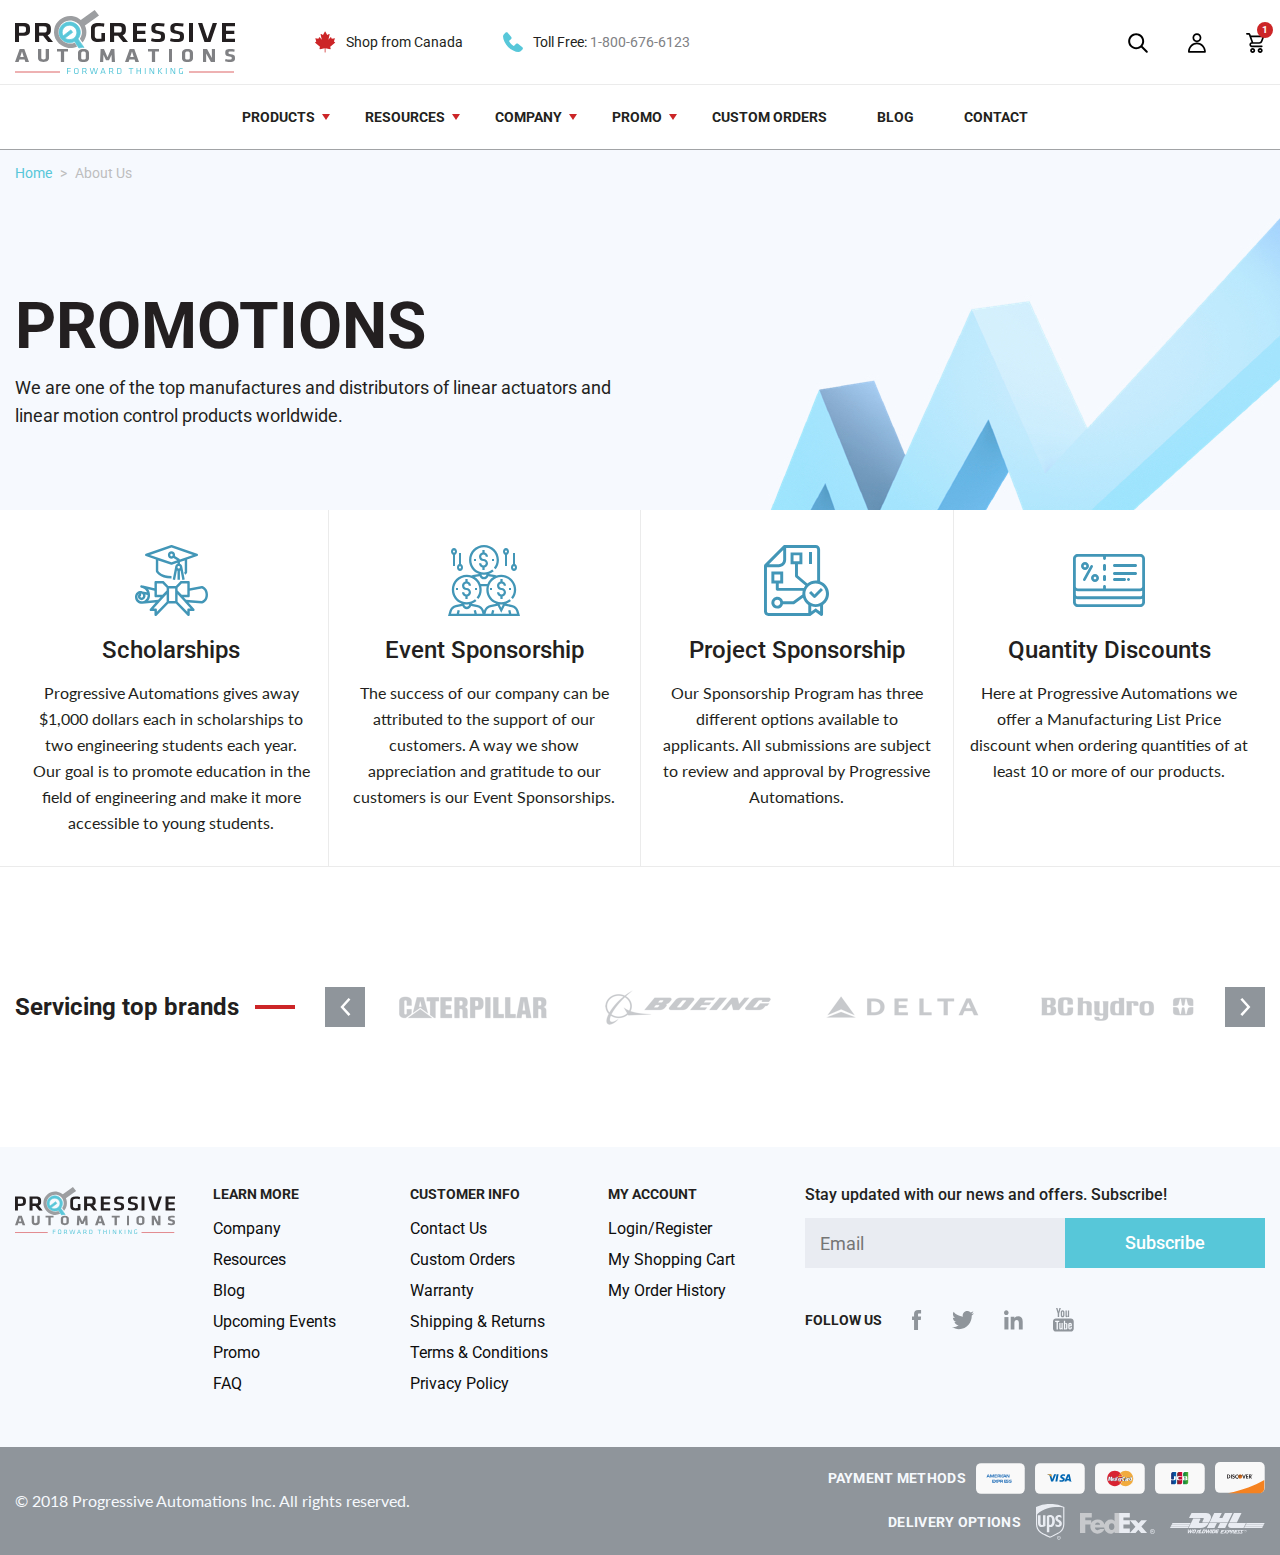
<file: promotions.html>
<!DOCTYPE html>
<html lang="ru">
<head>
    <meta charset="UTF-8">
    <title>Progressive Automations</title>
    <meta name="viewport" content="width=device-width, initial-scale=1, shrink-to-fit=no">
    <link href="bootstrap.css" rel="stylesheet" type="text/css">
    <link href="swiper.css" rel="stylesheet" type="text/css">
    <link href="select2.css" rel="stylesheet" type="text/css">
    <link href="jquery.scrollbar.css" rel="stylesheet" type="text/css">
    <link href="style.css" rel="stylesheet" type="text/css">
    <link href="css/style__promotions.css" rel="stylesheet" type="text/css">
    <link href="https://fonts.googleapis.com/css?family=Lato:400,700|Roboto:300,400,500,700&amp;subset=latin-ext" rel="stylesheet"> 
</head>

<body>

    <div class="proauto">
        <div class="row no-gutters align-content-between">
            <div class="col-12">
                <div class="topping">
                    <div class="topping__line-top">
                        <div class="container-fluid container-fluid-b">
                            <div class="row align-items-center">
                                <div class="col-3 order-lg-4 order-2 d-lg-none d-block">
                                    <div class="mobile-menu__trigger">
                                        <svg width="25px" height="16px" viewBox="0 0 25 16" version="1.1" xmlns="http://www.w3.org/2000/svg" xmlns:xlink="http://www.w3.org/1999/xlink">
                                            <g stroke="none" stroke-width="1" fill="none" fill-rule="evenodd">
                                                <g transform="translate(-10.000000, -62.000000)" fill="#000000" fill-rule="nonzero">
                                                    <g transform="translate(-13.000000, -1.000000)">
                                                        <g transform="translate(23.000000, 63.000000)">
                                                            <path d="M0,16 L25,16 L25,13.3333333 L0,13.3333333 L0,16 Z M0,9.33333333 L25,9.33333333 L25,6.66666667 L0,6.66666667 L0,9.33333333 Z M0,0 L0,2.66666667 L25,2.66666667 L25,0 L0,0 Z"></path>
                                                        </g>
                                                    </g>
                                                </g>
                                            </g>
                                        </svg>
                                    </div>
                                </div>
                                <div class="col-lg-auto col-6 order-lg-1 order-3 text-lg-left text-center">
                                    <a href="#" class="topping__logo">
                                        <img src="img/logo.svg" class="img-fluid">
                                    </a>
                                </div>
                                <div class="col-lg col-12 order-lg-2 order-1">
                                    <div class="topping__info-block">
                                        <div class="row align-items-center justify-content-lg-start justify-content-between">
                                            <div class="col-auto order-lg-1 order-2">
                                                <div class="topping__info-canada d-flex align-items-center">
                                                    <svg width="21px" height="22px" viewBox="0 0 21 22" version="1.1" xmlns="http://www.w3.org/2000/svg" xmlns:xlink="http://www.w3.org/1999/xlink">
                                                        <g stroke="none" stroke-width="1" fill="none" fill-rule="evenodd">
                                                            <g transform="translate(-382.000000, -25.000000)" fill="#CC2527" fill-rule="nonzero">
                                                                <g transform="translate(382.000000, 25.000000)">
                                                                    <path d="M20.1621902,11.4554578 C20.1527218,11.3265674 20.0820166,11.2109974 19.973315,11.1468059 L18.9365919,10.5338154 C19.0749282,10.0684907 19.5030945,8.66376297 19.7993186,7.69581643 C19.8394054,7.56451569 19.8095248,7.42129005 19.7206206,7.31865979 C19.6317165,7.21615642 19.4968232,7.16959855 19.3662337,7.19611243 C18.4886281,7.37397102 17.2289683,7.62896087 16.8204765,7.71078597 L16.0632542,6.32584855 C16.0027551,6.2152261 15.8938076,6.14190065 15.7712109,6.1294683 C15.6479993,6.11665538 15.5278619,6.16689219 15.4476883,6.26330625 L13.4258876,8.69040369 C13.5950883,7.91325553 14.1831099,5.25413001 14.5914787,3.41097202 C14.6246794,3.26114962 14.5694679,3.10523793 14.4505601,3.01288338 C14.3317753,2.92052884 14.1708133,2.90873081 14.0408387,2.9828174 C13.4770413,3.30352106 12.6252584,3.78546457 12.2301699,4.00379169 L10.4283547,0.718609052 C10.3612154,0.596442284 10.2356676,0.520833333 10.0995446,0.520833333 C10.0994216,0.520833333 10.0994216,0.520833333 10.0992987,0.520833333 C9.96305276,0.520960199 9.83750485,0.596695989 9.77048858,0.719116488 L7.97457569,4.00391858 C7.57924123,3.78597203 6.72585982,3.30352108 6.16193949,2.98281743 C6.03171891,2.90873084 5.87100284,2.92052886 5.75221805,3.01288341 C5.63331029,3.10536479 5.57809875,3.26114964 5.61129945,3.41097205 L6.78242401,8.69408268 L4.75410617,6.26305255 C4.67393258,6.16676533 4.55293442,6.11665538 4.43070658,6.1294683 C4.30823283,6.14190065 4.19928529,6.21522608 4.1387862,6.32584855 L3.38205578,7.7100248 C2.96876832,7.62743853 1.71156782,7.37333672 0.835806696,7.19598556 C0.704479407,7.16972542 0.570200957,7.2161564 0.48141977,7.31878663 C0.392638583,7.42141687 0.362757948,7.56476937 0.402967714,7.69594327 C0.699437825,8.66325551 1.127973,10.0667146 1.2668012,10.5330542 L0.228233582,11.1466791 C0.11953198,11.2108705 0.0488267534,11.3265674 0.0393583897,11.455331 C0.0298900259,11.5842214 0.0828882286,11.7095597 0.180891813,11.7899893 L5.00175894,15.7444886 C4.91900307,16.0905644 4.67553114,17.0714507 4.51690549,17.7071493 C4.48431961,17.8376889 4.51948777,17.9762207 4.60974453,18.0736496 C4.70012425,18.1710786 4.83255822,18.2133232 4.96056544,18.1856675 L9.72302389,17.1517376 L9.72302389,21.1311175 C9.72302389,21.3464 9.89210162,21.5208333 10.1007743,21.5208333 C10.3094469,21.5208333 10.4785247,21.3464 10.4785247,21.1311175 L10.4785247,17.1516108 L15.2429506,18.1856676 C15.2687734,18.1912494 15.2948421,18.1940404 15.3206649,18.1940404 C15.4227263,18.1940404 15.5218366,18.1512883 15.5938945,18.0733959 C15.6841512,17.9758401 15.7191964,17.8370546 15.6863646,17.7063881 C15.5267552,17.072085 15.2821766,16.0938627 15.1981911,15.7460109 L20.0206568,11.7898624 C20.1186604,11.7095597 20.1716586,11.5842213 20.1621902,11.4554578 Z"></path>
                                                                </g>
                                                            </g>
                                                        </g>
                                                    </svg>
                                                    <span class="d-lg-inline d-none">Shop from Canada</span>
                                                    <span class="d-inline d-lg-none">Canada</span>
                                                </div>
                                            </div>
                                            <div class="col-auto order-lg-2 order-1">
                                                <div class="topping__info-phone d-flex align-items-center">
                                                    <svg width="20px" height="20px" viewBox="0 0 20 20" version="1.1" xmlns="http://www.w3.org/2000/svg" xmlns:xlink="http://www.w3.org/1999/xlink">
                                                        <g stroke="none" stroke-width="1" fill="none" fill-rule="evenodd">
                                                            <g transform="translate(-571.000000, -26.000000)" fill="#57C7D9">
                                                                <g transform="translate(571.000000, 26.000000)">
                                                                    <path d="M17.6293751,19.2660505 C15.5250688,21.3703572 8.77878281,18.6041495 5.09936947,14.9247365 C1.41962351,11.2449902 -1.34654175,4.49932807 0.758055439,2.39473088 L2.60981719,0.542968772 C3.15792175,-0.0051354386 4.04657404,-0.0051354386 4.5946786,0.542968772 C4.62766175,0.575952281 4.65898035,0.610559649 4.68851754,0.646661754 L8.26120491,5.01341895 C8.71778982,5.57148526 8.67722246,6.38473088 8.16736561,6.89458737 L6.20048632,8.86146702 C6.08758772,8.97436526 6.06514526,9.14925018 6.1458793,9.28699684 C6.75484456,10.3260028 7.41327053,11.1980526 8.11966211,11.9044439 C8.82605333,12.6108354 9.69810316,13.2692614 10.7371091,13.8782267 C10.8748558,13.9589607 11.0497404,13.9365182 11.1626389,13.8236196 L13.1295186,11.8567404 C13.6393751,11.3468835 14.4526207,11.3063161 15.010687,11.7629011 L19.3774442,15.3355884 C19.9773744,15.8264246 20.0658126,16.7106656 19.5749761,17.3105958 C19.5454389,17.3466979 19.5141204,17.3813053 19.4811372,17.4142888 L17.6293751,19.2660505 Z"></path>
                                                                </g>
                                                            </g>
                                                        </g>
                                                    </svg>
                                                    <span>Toll Free:  <a href="#">1-800-676-6123</a></span>
                                                </div>
                                            </div>
                                        </div>
                                    </div>
                                </div>
                                <div class="col-lg-auto col-3 order-4">
                                    <div class="row align-items-center justify-content-end">
                                        <div class="col-auto d-lg-block d-none">
                                            <a href="#" class="topping__search">
                                                <svg width="20px" height="20px" viewBox="0 0 20 20" version="1.1" xmlns="http://www.w3.org/2000/svg" xmlns:xlink="http://www.w3.org/1999/xlink">
                                                    <g stroke="none" stroke-width="1" fill="none" fill-rule="evenodd">
                                                        <g transform="translate(-1671.000000, -28.000000)" fill-rule="nonzero">
                                                            <g transform="translate(1671.000000, 21.000000)">
                                                                <g transform="translate(0.000000, 7.000000)">
                                                                    <path d="M14.4917684,13.0775548 L19.4885358,18.0743222 C19.8772627,18.4630492 19.8785283,19.0920344 19.4852814,19.4852814 C19.0947571,19.8758057 18.4559712,19.8701848 18.0743222,19.4885358 L13.0775548,14.4917684 C9.9391253,16.9342662 5.39944393,16.7131524 2.51471863,13.8284271 C-0.609475708,10.7042328 -0.609475708,5.63891296 2.51471863,2.51471863 C5.63891296,-0.609475708 10.7042328,-0.609475708 13.8284271,2.51471863 C16.7131524,5.39944393 16.9342662,9.9391253 14.4917684,13.0775548 Z M12.4142136,12.4142136 C14.7573593,10.0710678 14.7573593,6.27207794 12.4142136,3.92893219 C10.0710678,1.58578644 6.27207794,1.58578644 3.92893219,3.92893219 C1.58578644,6.27207794 1.58578644,10.0710678 3.92893219,12.4142136 C6.27207794,14.7573593 10.0710678,14.7573593 12.4142136,12.4142136 Z"></path>
                                                                </g>
                                                            </g>
                                                        </g>
                                                    </g>
                                                </svg>
                                            </a>
                                        </div>
                                        <div class="col-auto d-lg-block d-none">
                                            <a href="#" class="topping__user">
                                                <svg width="18px" height="20px" viewBox="0 0 18 20" version="1.1" xmlns="http://www.w3.org/2000/svg" xmlns:xlink="http://www.w3.org/1999/xlink">
                                                    <g stroke="none" stroke-width="1" fill="none" fill-rule="evenodd">
                                                        <g transform="translate(-1751.000000, -28.000000)" fill-rule="nonzero">
                                                            <g transform="translate(1671.000000, 21.000000)">
                                                                <g transform="translate(80.000000, 7.135706)">
                                                                    <path d="M8.93617021,0.0770595745 C6.47858298,0.0770595745 4.46808511,2.08757021 4.46808511,4.54514468 C4.46808511,7.00271915 6.47858298,9.01322979 8.93617021,9.01322979 C11.3937574,9.01322979 13.4042553,7.00271915 13.4042553,4.54514468 C13.4042553,2.08757021 11.3937574,0.0770595745 8.93617021,0.0770595745 Z M8.93617021,1.77918723 C10.4738638,1.77918723 11.7021277,3.00746383 11.7021277,4.54514468 C11.7021277,6.08282553 10.4738638,7.31110213 8.93617021,7.31110213 C7.3984766,7.31110213 6.17021277,6.08282553 6.17021277,4.54514468 C6.17021277,3.00746383 7.3984766,1.77918723 8.93617021,1.77918723 Z M8.93617021,9.43876596 C3.98671277,9.43876596 0,13.6632128 0,18.8004681 C4.6993962e-05,19.2704782 0.381053722,19.6514849 0.85106383,19.6515319 L17.0212766,19.6515319 C17.4912867,19.6514849 17.8722934,19.2704782 17.8723404,18.8004681 C17.8723404,13.6632128 13.8856298,9.43876596 8.93617021,9.43876596 Z M8.93617021,11.1408936 C12.6451106,11.1408936 15.6870064,14.0990426 16.0904255,17.9494043 L1.78191489,17.9494043 C2.18533404,14.0990426 5.22723191,11.1408936 8.93617021,11.1408936 Z"></path>
                                                                </g>
                                                            </g>
                                                        </g>
                                                    </g>
                                                </svg>
                                            </a>
                                        </div>
                                        <div class="col-auto">
                                            <a href="#" class="topping__cart">
                                                <svg width="19px" height="20px" viewBox="0 0 19 20" version="1.1" xmlns="http://www.w3.org/2000/svg" xmlns:xlink="http://www.w3.org/1999/xlink">
                                                    <g stroke="none" stroke-width="1" fill="none" fill-rule="evenodd">
                                                        <g transform="translate(-1809.000000, -28.000000)" fill-rule="nonzero">
                                                            <g transform="translate(1671.000000, 21.000000)">
                                                                <g transform="translate(138.000000, 7.000000)">
                                                                    <path d="M2.75,0 L0.833333333,0 C0.373096042,-4.62592927e-17 0,0.373096042 0,0.833333333 C0,1.29357062 0.373096042,1.66666667 0.833333333,1.66666667 L2.75,1.66666667 L5.48958333,9.20208333 C4.2204308,9.41495956 3.32021373,10.556521 3.40910517,11.840329 C3.49799662,13.1241369 4.54695335,14.1307367 5.83333333,14.1666667 L15.8333333,14.1666667 C16.2935706,14.1666667 16.6666667,13.7935706 16.6666667,13.3333333 C16.6666667,12.873096 16.2935706,12.5 15.8333333,12.5 L5.83333333,12.5 C5.37309604,12.5 5,12.126904 5,11.6666667 C5,11.2064294 5.37309604,10.8333333 5.83333333,10.8333333 L13.16875,10.8333333 C14.6157692,10.8288344 15.9100755,9.93226632 16.4229167,8.57916667 L18.28125,3.625 C18.3768876,3.36903311 18.340961,3.08244266 18.1851003,2.85800326 C18.0292396,2.63356386 17.77325,2.49979495 17.5,2.5 L5,2.5 C4.94403731,2.50017444 4.8882224,2.50575593 4.83333333,2.51666667 L4.31666667,1.09791667 C4.07738856,0.438825506 3.45118127,-1.92313865e-05 2.75,0 Z M16.2916667,4.16666667 L14.8625,7.99375 C14.596116,8.6983964 13.9220658,9.16517408 13.16875,9.16666667 L7.25,9.16666667 L5.43125,4.16666667 L16.2916667,4.16666667 Z M4.16666667,17.5 C4.16666667,18.8807119 5.28595479,20 6.66666667,20 C8.04737854,20 9.16666667,18.8807119 9.16666667,17.5 C9.16666667,16.1192881 8.04737854,15 6.66666667,15 C5.28595479,15 4.16666667,16.1192881 4.16666667,17.5 Z M7.5,17.5 C7.5,17.9602373 7.12690396,18.3333333 6.66666667,18.3333333 C6.20642938,18.3333333 5.83333333,17.9602373 5.83333333,17.5 C5.83333333,17.0397627 6.20642938,16.6666667 6.66666667,16.6666667 C7.12690396,16.6666667 7.5,17.0397627 7.5,17.5 Z M14.1666667,15 C12.7859548,15 11.6666667,16.1192881 11.6666667,17.5 C11.6666667,18.8807119 12.7859548,20 14.1666667,20 C15.5473785,20 16.6666667,18.8807119 16.6666667,17.5 C16.6666667,16.1192881 15.5473785,15 14.1666667,15 Z M14.1666667,18.3333333 C13.7064294,18.3333333 13.3333333,17.9602373 13.3333333,17.5 C13.3333333,17.0397627 13.7064294,16.6666667 14.1666667,16.6666667 C14.626904,16.6666667 15,17.0397627 15,17.5 C15,17.9602373 14.626904,18.3333333 14.1666667,18.3333333 Z"></path>
                                                                </g>
                                                            </g>
                                                        </g>
                                                    </g>
                                                </svg>
                                                <span class="topping__ico-amount">1</span>
                                            </a>
                                        </div>
                                    </div>
                                </div>
                            </div>
                        </div>
                    </div>
                    <div class="topping__line-bottom d-lg-block d-none">
                        <div class="container-fluid container-fluid-b">
                            <div class="row align-items-center justify-content-center">
                                <div class="col-auto">
                                    <div class="topping__nav">
                                        <div class="row no-gutters">
                                            <div class="col-auto">
                                                <div class="topping__nav-item topping__nav-item--drop">
                                                    <div class="topping__nav-name">Products</div>
                                                    <div class="topping__nav-dropdown-wrap">
                                                        <div class="topping__nav-dropdown">
                                                            <div class="topping__nav-dropdown-block">
                                                                <a href="#" class="topping__nav-dropdown-link d-flex align-items-center"><span>Linear actuators</span></a>
                                                                <a href="#" class="topping__nav-dropdown-link d-flex align-items-center"><span>Control systems</span></a>
                                                                <a href="#" class="topping__nav-dropdown-link d-flex align-items-center"><span>PLC controls</span></a>
                                                                <a href="#" class="topping__nav-dropdown-link d-flex align-items-center"><span>Mounting brackets</span></a>
                                                                <a href="#" class="topping__nav-dropdown-link d-flex align-items-center"><span>Power supplies</span></a>
                                                                <a href="#" class="topping__nav-dropdown-link d-flex align-items-center"><span>Actuator parts</span></a>
                                                                <a href="#" class="topping__nav-dropdown-link d-flex align-items-center"><span>Accessories</span></a>
                                                            </div>
                                                            <div class="topping__nav-dropdown-block">
                                                                <a href="#" class="topping__nav-dropdown-link d-flex align-items-center"><span>Table lifts</span></a>
                                                                <a href="#" class="topping__nav-dropdown-link d-flex align-items-center"><span>TV lifts</span></a>
                                                            </div>
                                                        </div>
                                                    </div>
                                                </div>
                                            </div>
                                            <div class="col-auto">
                                                <div class="topping__nav-item topping__nav-item--drop">
                                                    <div class="topping__nav-name">Resources</div>
                                                    <div class="topping__nav-dropdown-wrap">
                                                        <div class="topping__nav-dropdown">
                                                            <div class="topping__nav-dropdown-block">
                                                                <a href="#" class="topping__nav-dropdown-link d-flex align-items-center"><span>Linear actuators</span></a>
                                                                <a href="#" class="topping__nav-dropdown-link d-flex align-items-center"><span>Control systems</span></a>
                                                                <a href="#" class="topping__nav-dropdown-link d-flex align-items-center"><span>PLC controls</span></a>
                                                                <a href="#" class="topping__nav-dropdown-link d-flex align-items-center"><span>Mounting brackets</span></a>
                                                                <a href="#" class="topping__nav-dropdown-link d-flex align-items-center"><span>Power supplies</span></a>
                                                                <a href="#" class="topping__nav-dropdown-link d-flex align-items-center"><span>Actuator parts</span></a>
                                                                <a href="#" class="topping__nav-dropdown-link d-flex align-items-center"><span>Accessories</span></a>
                                                            </div>
                                                            <div class="topping__nav-dropdown-block">
                                                                <a href="#" class="topping__nav-dropdown-link d-flex align-items-center"><span>Table lifts</span></a>
                                                                <a href="#" class="topping__nav-dropdown-link d-flex align-items-center"><span>TV lifts</span></a>
                                                            </div>
                                                        </div>
                                                    </div>
                                                </div>
                                            </div>
                                            <div class="col-auto">
                                                <div class="topping__nav-item topping__nav-item--drop">
                                                    <div class="topping__nav-name">Company</div>
                                                    <div class="topping__nav-dropdown-wrap">
                                                        <div class="topping__nav-dropdown">
                                                            <div class="topping__nav-dropdown-block">
                                                                <a href="#" class="topping__nav-dropdown-link d-flex align-items-center"><span>Linear actuators</span></a>
                                                                <a href="#" class="topping__nav-dropdown-link d-flex align-items-center"><span>Control systems</span></a>
                                                                <a href="#" class="topping__nav-dropdown-link d-flex align-items-center"><span>PLC controls</span></a>
                                                                <a href="#" class="topping__nav-dropdown-link d-flex align-items-center"><span>Mounting brackets</span></a>
                                                                <a href="#" class="topping__nav-dropdown-link d-flex align-items-center"><span>Power supplies</span></a>
                                                                <a href="#" class="topping__nav-dropdown-link d-flex align-items-center"><span>Actuator parts</span></a>
                                                                <a href="#" class="topping__nav-dropdown-link d-flex align-items-center"><span>Accessories</span></a>
                                                            </div>
                                                            <div class="topping__nav-dropdown-block">
                                                                <a href="#" class="topping__nav-dropdown-link d-flex align-items-center"><span>Table lifts</span></a>
                                                                <a href="#" class="topping__nav-dropdown-link d-flex align-items-center"><span>TV lifts</span></a>
                                                            </div>
                                                        </div>
                                                    </div>
                                                </div>
                                            </div>
                                            <div class="col-auto">
                                                <div class="topping__nav-item topping__nav-item--drop">
                                                    <div class="topping__nav-name">Promo</div>
                                                    <div class="topping__nav-dropdown-wrap">
                                                        <div class="topping__nav-dropdown">
                                                            <div class="topping__nav-dropdown-block">
                                                                <a href="#" class="topping__nav-dropdown-link d-flex align-items-center"><span>Linear actuators</span></a>
                                                                <a href="#" class="topping__nav-dropdown-link d-flex align-items-center"><span>Control systems</span></a>
                                                                <a href="#" class="topping__nav-dropdown-link d-flex align-items-center"><span>PLC controls</span></a>
                                                                <a href="#" class="topping__nav-dropdown-link d-flex align-items-center"><span>Mounting brackets</span></a>
                                                                <a href="#" class="topping__nav-dropdown-link d-flex align-items-center"><span>Power supplies</span></a>
                                                                <a href="#" class="topping__nav-dropdown-link d-flex align-items-center"><span>Actuator parts</span></a>
                                                                <a href="#" class="topping__nav-dropdown-link d-flex align-items-center"><span>Accessories</span></a>
                                                            </div>
                                                            <div class="topping__nav-dropdown-block">
                                                                <a href="#" class="topping__nav-dropdown-link d-flex align-items-center"><span>Table lifts</span></a>
                                                                <a href="#" class="topping__nav-dropdown-link d-flex align-items-center"><span>TV lifts</span></a>
                                                            </div>
                                                        </div>
                                                    </div>
                                                </div>
                                            </div>
                                            <div class="col-auto">
                                                <div class="topping__nav-item">
                                                    <a href="#" class="topping__nav-name">Custom Orders</a>
                                                </div>
                                            </div>
                                            <div class="col-auto">
                                                <div class="topping__nav-item">
                                                    <a href="#" class="topping__nav-name">Blog</a>
                                                </div>
                                            </div>
                                            <div class="col-auto">
                                                <div class="topping__nav-item">
                                                    <a href="#" class="topping__nav-name">Contact</a>
                                                </div>
                                            </div>
                                        </div>
                                    </div>
                                </div>
                            </div>
                        </div>
                    </div>
                    <div class="mobile-menu">
                        <div class="topping__nav-item topping__nav-item--drop">
                            <div class="topping__nav-name">Products</div>
                            <div class="topping__nav-dropdown-wrap">
                                <div class="topping__nav-dropdown">
                                    <div class="topping__nav-dropdown-block">
                                        <a href="#" class="topping__nav-dropdown-link d-flex align-items-center"><span>Linear actuators</span></a>
                                        <a href="#" class="topping__nav-dropdown-link d-flex align-items-center"><span>Control systems</span></a>
                                        <a href="#" class="topping__nav-dropdown-link d-flex align-items-center"><span>PLC controls</span></a>
                                        <a href="#" class="topping__nav-dropdown-link d-flex align-items-center"><span>Mounting brackets</span></a>
                                        <a href="#" class="topping__nav-dropdown-link d-flex align-items-center"><span>Power supplies</span></a>
                                        <a href="#" class="topping__nav-dropdown-link d-flex align-items-center"><span>Actuator parts</span></a>
                                        <a href="#" class="topping__nav-dropdown-link d-flex align-items-center"><span>Accessories</span></a>
                                    </div>
                                    <div class="topping__nav-dropdown-block">
                                        <a href="#" class="topping__nav-dropdown-link d-flex align-items-center"><span>Table lifts</span></a>
                                        <a href="#" class="topping__nav-dropdown-link d-flex align-items-center"><span>TV lifts</span></a>
                                    </div>
                                </div>
                            </div>
                        </div>
                        <div class="topping__nav-item topping__nav-item--drop">
                            <div class="topping__nav-name">Resources</div>
                            <div class="topping__nav-dropdown-wrap">
                                <div class="topping__nav-dropdown">
                                    <div class="topping__nav-dropdown-block">
                                        <a href="#" class="topping__nav-dropdown-link d-flex align-items-center"><span>Linear actuators</span></a>
                                        <a href="#" class="topping__nav-dropdown-link d-flex align-items-center"><span>Control systems</span></a>
                                        <a href="#" class="topping__nav-dropdown-link d-flex align-items-center"><span>PLC controls</span></a>
                                        <a href="#" class="topping__nav-dropdown-link d-flex align-items-center"><span>Mounting brackets</span></a>
                                        <a href="#" class="topping__nav-dropdown-link d-flex align-items-center"><span>Power supplies</span></a>
                                        <a href="#" class="topping__nav-dropdown-link d-flex align-items-center"><span>Actuator parts</span></a>
                                        <a href="#" class="topping__nav-dropdown-link d-flex align-items-center"><span>Accessories</span></a>
                                    </div>
                                    <div class="topping__nav-dropdown-block">
                                        <a href="#" class="topping__nav-dropdown-link d-flex align-items-center"><span>Table lifts</span></a>
                                        <a href="#" class="topping__nav-dropdown-link d-flex align-items-center"><span>TV lifts</span></a>
                                    </div>
                                </div>
                            </div>
                        </div>
                        <div class="topping__nav-item topping__nav-item--drop">
                            <div class="topping__nav-name">Company</div>
                            <div class="topping__nav-dropdown-wrap">
                                <div class="topping__nav-dropdown">
                                    <div class="topping__nav-dropdown-block">
                                        <a href="#" class="topping__nav-dropdown-link d-flex align-items-center"><span>Linear actuators</span></a>
                                        <a href="#" class="topping__nav-dropdown-link d-flex align-items-center"><span>Control systems</span></a>
                                        <a href="#" class="topping__nav-dropdown-link d-flex align-items-center"><span>PLC controls</span></a>
                                        <a href="#" class="topping__nav-dropdown-link d-flex align-items-center"><span>Mounting brackets</span></a>
                                        <a href="#" class="topping__nav-dropdown-link d-flex align-items-center"><span>Power supplies</span></a>
                                        <a href="#" class="topping__nav-dropdown-link d-flex align-items-center"><span>Actuator parts</span></a>
                                        <a href="#" class="topping__nav-dropdown-link d-flex align-items-center"><span>Accessories</span></a>
                                    </div>
                                    <div class="topping__nav-dropdown-block">
                                        <a href="#" class="topping__nav-dropdown-link d-flex align-items-center"><span>Table lifts</span></a>
                                        <a href="#" class="topping__nav-dropdown-link d-flex align-items-center"><span>TV lifts</span></a>
                                    </div>
                                </div>
                            </div>
                        </div>
                        <div class="topping__nav-item topping__nav-item--drop">
                            <div class="topping__nav-name">Promo</div>
                            <div class="topping__nav-dropdown-wrap">
                                <div class="topping__nav-dropdown">
                                    <div class="topping__nav-dropdown-block">
                                        <a href="#" class="topping__nav-dropdown-link d-flex align-items-center"><span>Linear actuators</span></a>
                                        <a href="#" class="topping__nav-dropdown-link d-flex align-items-center"><span>Control systems</span></a>
                                        <a href="#" class="topping__nav-dropdown-link d-flex align-items-center"><span>PLC controls</span></a>
                                        <a href="#" class="topping__nav-dropdown-link d-flex align-items-center"><span>Mounting brackets</span></a>
                                        <a href="#" class="topping__nav-dropdown-link d-flex align-items-center"><span>Power supplies</span></a>
                                        <a href="#" class="topping__nav-dropdown-link d-flex align-items-center"><span>Actuator parts</span></a>
                                        <a href="#" class="topping__nav-dropdown-link d-flex align-items-center"><span>Accessories</span></a>
                                    </div>
                                    <div class="topping__nav-dropdown-block">
                                        <a href="#" class="topping__nav-dropdown-link d-flex align-items-center"><span>Table lifts</span></a>
                                        <a href="#" class="topping__nav-dropdown-link d-flex align-items-center"><span>TV lifts</span></a>
                                    </div>
                                </div>
                            </div>
                        </div>
                        <div class="topping__nav-item">
                            <a href="#" class="topping__nav-name">Custom Orders</a>
                        </div>
                        <div class="topping__nav-item">
                            <a href="#" class="topping__nav-name">Blog</a>
                        </div>
                        <div class="topping__nav-item">
                            <a href="#" class="topping__nav-name">Contact</a>
                        </div>
                        <a href="#" class="mobile-menu__user d-flex align-items-center">
                            <span class="mobile-menu__user-ico text-center">
                                <svg width="18px" height="20px" viewBox="0 0 18 20" version="1.1" xmlns="http://www.w3.org/2000/svg" xmlns:xlink="http://www.w3.org/1999/xlink">
                                    <g stroke="none" stroke-width="1" fill="none" fill-rule="evenodd">
                                        <g transform="translate(-1751.000000, -28.000000)" fill-rule="nonzero">
                                            <g transform="translate(1671.000000, 21.000000)">
                                                <g transform="translate(80.000000, 7.135706)">
                                                    <path d="M8.93617021,0.0770595745 C6.47858298,0.0770595745 4.46808511,2.08757021 4.46808511,4.54514468 C4.46808511,7.00271915 6.47858298,9.01322979 8.93617021,9.01322979 C11.3937574,9.01322979 13.4042553,7.00271915 13.4042553,4.54514468 C13.4042553,2.08757021 11.3937574,0.0770595745 8.93617021,0.0770595745 Z M8.93617021,1.77918723 C10.4738638,1.77918723 11.7021277,3.00746383 11.7021277,4.54514468 C11.7021277,6.08282553 10.4738638,7.31110213 8.93617021,7.31110213 C7.3984766,7.31110213 6.17021277,6.08282553 6.17021277,4.54514468 C6.17021277,3.00746383 7.3984766,1.77918723 8.93617021,1.77918723 Z M8.93617021,9.43876596 C3.98671277,9.43876596 0,13.6632128 0,18.8004681 C4.6993962e-05,19.2704782 0.381053722,19.6514849 0.85106383,19.6515319 L17.0212766,19.6515319 C17.4912867,19.6514849 17.8722934,19.2704782 17.8723404,18.8004681 C17.8723404,13.6632128 13.8856298,9.43876596 8.93617021,9.43876596 Z M8.93617021,11.1408936 C12.6451106,11.1408936 15.6870064,14.0990426 16.0904255,17.9494043 L1.78191489,17.9494043 C2.18533404,14.0990426 5.22723191,11.1408936 8.93617021,11.1408936 Z"></path>
                                                </g>
                                            </g>
                                        </g>
                                    </g>
                                </svg>
                            </span>
                            <span>John Davis Miller</span>
                        </a>
                        <a href="#" class="mobile-menu__logout d-flex align-items-center">
                            <svg width="36px" height="30px" version="1.1" id="Capa_1" xmlns="http://www.w3.org/2000/svg" xmlns:xlink="http://www.w3.org/1999/xlink" x="0px" y="0px" viewBox="0 0 512 512" style="enable-background:new 0 0 512 512;" xml:space="preserve">
                                <g transform="translate(1 1)">
                                    <path d="M319,319c-11.782,0-21.333,9.551-21.333,21.333v128h-256V41.667h256v128c0,11.782,9.551,21.333,21.333,21.333
                                        s21.333-9.551,21.333-21.333V20.333C340.333,8.551,330.782-1,319-1H20.333C8.551-1-1,8.551-1,20.333v469.333
                                        C-1,501.449,8.551,511,20.333,511H319c11.782,0,21.333-9.551,21.333-21.333V340.333C340.333,328.551,330.782,319,319,319z"/>
                                    <path d="M506.164,268.52c0.204-0.248,0.38-0.509,0.571-0.764c0.226-0.302,0.461-0.598,0.671-0.913
                                        c0.204-0.304,0.38-0.62,0.566-0.932c0.17-0.285,0.349-0.564,0.506-0.857c0.17-0.318,0.315-0.646,0.468-0.971
                                        c0.145-0.306,0.297-0.607,0.428-0.921c0.13-0.315,0.236-0.637,0.35-0.957c0.121-0.337,0.25-0.669,0.354-1.013
                                        c0.097-0.32,0.168-0.646,0.249-0.969c0.089-0.351,0.187-0.698,0.258-1.055c0.074-0.375,0.118-0.753,0.173-1.13
                                        c0.044-0.311,0.104-0.617,0.135-0.933c0.138-1.4,0.138-2.811,0-4.211c-0.031-0.315-0.09-0.621-0.135-0.933
                                        c-0.054-0.377-0.098-0.756-0.173-1.13c-0.071-0.358-0.169-0.704-0.258-1.055c-0.081-0.324-0.152-0.649-0.249-0.969
                                        c-0.104-0.344-0.233-0.677-0.354-1.013c-0.115-0.32-0.22-0.642-0.35-0.957c-0.13-0.314-0.283-0.615-0.428-0.921
                                        c-0.153-0.325-0.297-0.653-0.468-0.971c-0.157-0.293-0.336-0.572-0.506-0.857c-0.186-0.312-0.363-0.628-0.566-0.932
                                        c-0.211-0.315-0.445-0.611-0.671-0.913c-0.191-0.255-0.368-0.516-0.571-0.764c-0.439-0.535-0.903-1.05-1.392-1.54
                                        c-0.007-0.008-0.014-0.016-0.021-0.023l-85.333-85.333c-8.331-8.331-21.839-8.331-30.17,0s-8.331,21.839,0,30.17l48.915,48.915
                                        H255c-11.782,0-21.333,9.551-21.333,21.333c0,11.782,9.551,21.333,21.333,21.333h183.163l-48.915,48.915
                                        c-8.331,8.331-8.331,21.839,0,30.17c8.331,8.331,21.839,8.331,30.17,0l85.333-85.333c0.008-0.008,0.014-0.016,0.021-0.023
                                        C505.261,269.57,505.725,269.055,506.164,268.52z"/>
                                </g>
                            </svg>
                            <span>Sign Out</span>
                        </a>
                    </div>
                </div>
                <div class="proauto__content">

                    <div class="z-top" style="background-image: url('img/z-top-promotions.jpg');">
                        <nav aria-label="breadcrumb">
                            <div class="container-fluid container-fluid-b">
                                <ol class="breadcrumb">
                                    <li class="breadcrumb-item"><a href="#">Home</a></li>
                                    <li class="breadcrumb-item active" aria-current="page">About Us</li>
                                </ol>
                            </div>
                        </nav>
                        <div class="z-top__content text-lg-left text-center">
                            <div class="container-fluid container-fluid-m">
                                <div class="row align-items-center">
                                    <div class="col-lg-6 col-12">
                                        <div class="z-top__header">Promotions</div>
                                        <div class="z-top__text d-sm-block d-none">We are one of the top manufactures and distributors of linear actuators and linear motion control products worldwide.</div>
                                    </div>
                                </div>
                            </div>
                        </div>
                    </div>

                    <div class="promotions text-center">
                        <div class="container-fluid container-fluid-b">
                            <div class="row no-gutters">
                                <div class="col-xl-3 col-md-6">
                                    <a href="promotions-scholarship.html" class="promotions__item">
                                        <div class="promotions__item-img d-flex align-items-center justify-content-center">
                                            <svg width="73px" height="71px" viewBox="0 0 73 71" version="1.1" xmlns="http://www.w3.org/2000/svg" xmlns:xlink="http://www.w3.org/1999/xlink">
                                                <g stroke="none" stroke-width="1" fill="none" fill-rule="evenodd">
                                                    <g transform="translate(-249.000000, -581.000000)" fill="#4296B7" fill-rule="nonzero">
                                                        <g transform="translate(-1.000000, 515.000000)">
                                                            <g transform="translate(106.000000, 66.000000)">
                                                                <g transform="translate(144.000000, 0.000000)">
                                                                    <path d="M67.2110365,41.0374768 C67.043743,40.9921645 66.8685411,40.9865395 66.6988142,41.0212269 L54.7497998,43.2499666 L54.7497998,37.2499942 C54.7497998,36.5596849 54.2050313,36 53.5331198,36 L46.2330397,36 C45.9103153,36 45.6009744,36.1318744 45.3728469,36.3662483 L40.8626141,40.999977 L33.353265,40.999977 L28.8430322,36.3662483 C28.6149047,36.1318744 28.3055638,36 27.9828394,36 L20.6827593,36 C20.0108478,36 19.4660793,36.5596849 19.4660793,37.2499942 L19.4660793,43.1962168 L7.98792006,40.6099788 C7.53409841,40.4732606 7.07145584,40.3701361 6.6033382,40.3012302 C5.93857466,40.2002931 5.32004495,40.672166 5.22179804,41.3551316 C5.1279616,42.0070036 5.54300157,42.6218445 6.17020011,42.7601251 L7.38688013,43.0351238 C8.88065902,43.5035592 10.1896546,44.4499611 11.1233045,45.7363614 C11.4734041,46.2213591 11.766624,46.7469817 11.9968807,47.3026042 L7.54261517,46.3863584 C7.18628001,46.2316716 6.81275925,46.1224534 6.43056964,46.0613599 C3.35921302,45.6071432 0.510813022,47.7969769 0.0687019213,50.9524311 C0.0682456663,50.9557123 0.0677894113,50.9591498 0.0673331563,50.9625873 C-0.452949635,54.7374136 2.09827627,58.2330225 5.77112907,58.7775513 C6.15240617,58.833176 6.53702914,58.8611446 6.92210836,58.8613009 C7.08757685,58.8613009 7.24452857,58.8263011 7.40878037,58.8163011 L7.40878037,58.8563009 L20.6401755,57.6063067 L14.9217795,63.8975277 C14.4635474,64.4023691 14.4904664,65.1934592 14.981853,65.6642383 C15.2081555,65.8811123 15.5065463,66.001268 15.8160393,66.000018 L19.4660793,66.000018 L19.4660793,69.7500007 C19.4662314,70.44031 20.0109999,70.9998387 20.6830635,70.9996825 C21.0056358,70.9996825 21.3148246,70.8679643 21.5429521,70.6337466 L33.353265,58.5000526 L40.8626141,58.5000526 L52.672927,70.6337466 C52.9010545,70.8681206 53.2103954,70.999995 53.5331198,70.999995 C53.6931132,71.0004637 53.8514337,70.9682763 53.9991082,70.9049954 C54.4536903,70.7114025 54.7499519,70.2554671 54.7497998,69.7500007 L54.7497998,66.000018 L58.3998398,66.000018 C59.0717514,66.0004867 59.616824,65.4411143 59.6172803,64.750805 C59.6174323,64.4334627 59.5001748,64.1279954 59.2892329,63.8962777 L53.494186,57.5213071 L66.8302156,58.5000526 C66.8581993,58.5000526 66.8886163,58.5000526 66.9165999,58.5000526 C67.0159114,58.5002088 67.1147667,58.4875526 67.2110365,58.4625527 C69.2136918,57.9488051 73,55.4650665 73,49.7500929 C73,44.0351192 69.2136918,41.5512244 67.2110365,41.0374768 Z M5.34772442,51.4088352 C5.34772442,51.4088352 5.34772442,51.4088352 5.34772442,51.4088352 C5.38939571,51.1114929 5.6369901,50.8905564 5.92929747,50.8899314 C5.95697694,50.8896189 5.98465641,50.8916501 6.01203171,50.8961814 L6.33201856,48.586192 C7.46824561,48.8916593 8.20099114,50.0239979 8.03537058,51.2186799 C7.91172547,52.1168007 7.10278535,52.7419541 6.22860075,52.6149234 C5.66117161,52.5317988 5.26666312,51.9918013 5.34772442,51.4088352 Z M12.5310032,51.3624292 C12.0875234,54.5444458 9.21783147,56.7552168 6.12031623,56.3011564 L6.11544951,56.3011564 C3.77181963,55.9550643 2.1435976,53.7246058 2.47635959,51.3161794 C2.65658031,50.0252479 3.56422361,48.9665027 4.78805162,48.6199418 C3.79356779,49.0363462 3.08834963,49.9629044 2.93504795,51.0549306 C2.66600958,53.0047654 3.98443447,54.8102258 5.88184695,55.089912 C8.08753573,55.414598 10.1317102,53.840699 10.4477429,51.5746157 C10.447895,51.5738345 10.447895,51.5732095 10.448047,51.5724282 C10.5417314,50.8783689 10.487285,50.1714972 10.288662,49.5011878 L12.5894039,49.9736856 C12.6103916,50.4374335 12.5909247,50.9022751 12.5310032,51.3624292 Z M13.1916605,55.8011587 C14.1251582,54.6297579 14.7281753,53.2177332 14.9351629,51.7186776 C15.2997107,49.1083771 14.6516765,46.4554206 13.1308265,44.3312116 L19.4660793,45.7499551 L19.4660793,50.9999309 C19.4660793,51.6902402 20.0108478,52.2499251 20.6827593,52.2499251 L25.5068956,52.2499251 L23.1380196,54.8574131 L13.1916605,55.8011587 Z M31.6328795,56.7324045 L21.8994394,66.7323584 L21.8994394,64.7498675 C21.8994394,64.0595582 21.3546709,63.4998733 20.6827593,63.4998733 L18.6144033,63.4998733 L24.2829155,57.259902 L24.4447339,57.2499021 L24.4313505,57.1036527 L31.6328795,49.1724393 L31.6328795,56.7324045 Z M31.6328795,45.4824563 L27.4791339,49.7499366 L21.8994394,49.7499366 L21.8994394,38.4999885 L27.4791339,38.4999885 L31.6328795,42.7674688 L31.6328795,45.4824563 Z M40.1496396,45.9999539 L40.1496396,55.9999078 L34.0662395,55.9999078 L34.0662395,43.4999654 L40.1496396,43.4999654 L40.1496396,45.9999539 Z M42.5829996,42.7674688 L46.7367452,38.4999885 L52.3164397,38.4999885 L52.3164397,49.7499366 L46.7367452,49.7499366 L42.5829996,45.4824563 L42.5829996,42.7674688 Z M55.6014758,63.4998733 L53.5331198,63.4998733 C52.8612082,63.4998733 52.3164397,64.0595582 52.3164397,64.7498675 L52.3164397,66.7323584 L42.5829996,56.7324045 L42.5829996,49.1724393 L49.8052122,57.1249026 L49.7966954,57.2499021 L49.9280969,57.259902 L55.6014758,63.4998733 Z M66.7792672,55.9861579 L51.0571759,54.8336632 L48.7089835,52.2499251 L53.5331198,52.2499251 C54.2050313,52.2499251 54.7497998,51.6902402 54.7497998,50.9999309 L54.7497998,45.7924549 L66.8387324,43.5349653 C67.6636415,43.8449638 70.56664,45.2499574 70.56664,49.7499366 C70.56664,54.3621029 67.5253962,55.7235029 66.7792672,55.9861579 Z M10.8286176,11.1088508 L20.8437807,14.5488189 L20.8437807,26.0650179 C20.8436301,26.2226211 20.8726845,26.3789833 20.9292877,26.5254177 C21.0400856,26.8095998 23.7871499,33.5108363 36.5,33.5108363 L36.5,31.0288969 C26.5643224,31.0288969 23.7534288,26.7339006 23.2524298,25.7820769 L23.2524298,15.3765457 L36.1194334,19.7956389 C36.36632,19.8817312 36.63368,19.8817312 36.8805666,19.7956389 L42.5216228,17.8584851 L42.5216228,18.8512609 C41.1682631,19.3474937 40.230847,20.6255374 40.1370602,22.1026016 L37.7284111,34.5122989 L40.0888872,34.998759 L41.9194605,25.5487745 C42.1110987,25.6638745 42.3126725,25.7602048 42.5216228,25.8366795 L42.5216228,34.7518061 L44.9302719,34.7518061 L44.9302719,25.8366795 C45.1392223,25.7602048 45.3407961,25.6638745 45.5324342,25.5487745 L47.3630076,35 L49.7234837,34.5135399 L47.3148346,22.1038426 C47.2228543,20.6249169 46.2851371,19.3443913 44.9302719,18.847538 L44.9302719,17.0307583 L49.7475702,15.3765457 L49.7475702,26.9336968 C49.5176947,27.2389753 49.2559047,27.5174179 48.9671679,27.7639055 L50.5327898,29.6551434 C51.1393178,29.1606169 51.6493492,28.5522315 52.0357869,27.8619421 C52.1167777,27.6886717 52.1580258,27.498338 52.1562193,27.3059877 L52.1562193,14.5488189 L62.1713824,11.1088508 C62.8032012,10.8947835 63.1471864,10.1934805 62.9394404,9.54243673 C62.8199112,9.167819 62.5349379,8.87417453 62.1713824,8.75100829 L36.8805666,0.0642201835 C36.63368,-0.0214067278 36.36632,-0.0214067278 36.1194334,0.0642201835 L10.8286176,8.75100829 C10.1967988,8.96507557 9.85281363,9.66637858 10.0605596,10.3174223 C10.1799383,10.6920401 10.4650621,10.9858396 10.8286176,11.1088508 Z M43.7259474,23.5830785 C43.0608591,23.5830785 42.5216228,23.0274343 42.5216228,22.3421088 C42.5216228,21.6567832 43.0608591,21.101139 43.7259474,21.101139 C44.3910356,21.101139 44.9302719,21.6567832 44.9302719,22.3421088 C44.9302719,23.0274343 44.3910356,23.5830785 43.7259474,23.5830785 Z M36.5,2.55360546 L57.9827416,9.93241147 L44.8387433,14.4470593 C44.7445049,14.1920401 44.5713832,13.9761113 44.3461745,13.8327793 L39.9154645,11.0927182 C40.0414669,10.7194965 40.1081564,10.3276603 40.1129737,9.93241147 C40.1129737,7.87627975 38.4954153,6.20950228 36.5,6.20950228 C34.5045847,6.20950228 32.8870263,7.87627975 32.8870263,9.93241147 C32.8870263,11.9885432 34.5045847,13.6553207 36.5,13.6553207 C37.1834542,13.6533041 37.8521554,13.4496299 38.4269193,13.068342 L42.1494865,15.3703408 L36.5,17.3112175 L15.0172584,9.93241147 L36.5,2.55360546 Z M37.7043246,9.93241147 C37.7043246,10.617737 37.1650882,11.1733812 36.5,11.1733812 C35.8349118,11.1733812 35.2956754,10.617737 35.2956754,9.93241147 C35.2956754,9.24708594 35.8349118,8.69144174 36.5,8.69144174 C37.1650882,8.69144174 37.7043246,9.24708594 37.7043246,9.93241147 Z"></path>
                                                                </g>
                                                            </g>
                                                        </g>
                                                    </g>
                                                </g>
                                            </svg>
                                        </div>
                                        <div class="promotions__item-name">Scholarships</div>
                                        <div class="promotions__item-text">Progressive Automations gives away $1,000 dollars each in scholarships to two engineering students each year. Our goal is to promote education in the field of engineering and make it more accessible to young students.</div>
                                    </a>
                                </div>
                                <div class="col-xl-3 col-md-6">
                                    <a href="promotions-event.html" class="promotions__item">
                                        <div class="promotions__item-img d-flex align-items-center justify-content-center">
                                            <svg width="72px" height="71px" viewBox="0 0 72 71" version="1.1" xmlns="http://www.w3.org/2000/svg" xmlns:xlink="http://www.w3.org/1999/xlink">
                                                <g stroke="none" stroke-width="1" fill="none" fill-rule="evenodd">
                                                    <g transform="translate(-699.000000, -581.000000)" fill="#4296B7" fill-rule="nonzero">
                                                        <g transform="translate(-1.000000, 515.000000)">
                                                            <g transform="translate(556.000000, 66.000000)">
                                                                <g transform="translate(144.000000, 0.000000)">
                                                                    <path d="M70.4382053,65.5524677 C69.6073167,62.6529194 67.2479609,60.4839839 64.2818151,59.8942258 L58.223109,58.6872258 C59.9595856,58.0745645 61.5834384,57.1515645 62.9981325,55.9342581 L61.4960974,54.2004839 C59.2033966,56.1724516 56.2717275,57.2580645 53.2389268,57.2580645 C46.2688864,57.2580645 40.5974685,51.6066935 40.5974685,44.6612903 C40.5974685,37.7158871 46.2688864,32.0645161 53.2389268,32.0645161 C60.2089671,32.0645161 65.880385,37.7158871 65.880385,44.6612903 C65.880385,47.5642742 64.9173357,50.2931935 63.0935181,52.5525968 L64.8851575,53.988629 C67.0089224,51.3559032 68.1788319,48.0440968 68.1788319,44.6612903 C68.1788319,36.4527742 61.4765606,29.7741935 53.2389268,29.7741935 C51.5748512,29.7741935 49.979729,30.0581935 48.48344,30.5609194 C48.0191537,30.3731129 47.5387783,30.2185161 47.043463,30.1200323 L40.9847568,28.9130323 C42.7212335,28.300371 44.3450863,27.377371 45.7597804,26.1600645 L44.2577453,24.4262903 C41.9650445,26.3982581 39.0333754,27.483871 36.0005746,27.483871 C29.0305342,27.483871 23.3591164,21.8325 23.3591164,14.8870968 C23.3591164,7.94169355 29.0305342,2.29032258 36.0005746,2.29032258 C42.970615,2.29032258 48.6420328,7.94169355 48.6420328,14.8870968 C48.6420328,17.7900806 47.6789836,20.519 45.8551659,22.7784032 L47.6468053,24.2144355 C49.7705703,21.5817097 50.9404798,18.2699032 50.9404798,14.8870968 C50.9404798,6.67858065 44.2382085,0 36.0005746,0 C27.7629407,0 21.0606694,6.67858065 21.0606694,14.8870968 C21.0606694,21.3584032 25.2323506,26.8620484 31.0313323,28.9095968 L24.9576862,30.1200323 C24.4623709,30.2185161 23.9819955,30.3719677 23.51656,30.5609194 C22.0214202,30.0581935 20.4262981,29.7741935 18.7622225,29.7741935 C10.5245886,29.7741935 3.82231728,36.4527742 3.82231728,44.6612903 C3.82231728,51.1325968 7.9939985,56.6362419 13.7929802,58.6837903 L7.72048331,59.8942258 C4.7531883,60.485129 2.3938325,62.6529194 1.56294393,65.5524677 L0,71 L34.4767043,71 L37.5232957,71 L72,71 L70.4382053,65.5524677 Z M53.2389268,59.5483871 C53.7894048,59.5483871 54.3352859,59.5083065 54.8777194,59.4476129 L53.2389268,62.7136129 L51.6035817,59.4544839 C52.1414183,59.5128871 52.6861503,59.5483871 53.2389268,59.5483871 Z M33.7021277,29.5795161 C34.4537198,29.6963226 35.2168042,29.7741935 36.0005746,29.7741935 C36.7751512,29.7741935 37.5416833,29.7031935 38.2990216,29.5852419 L38.2990216,29.7741935 C38.2990216,31.0373065 37.2681681,32.0645161 36.0005746,32.0645161 C34.7329811,32.0645161 33.7021277,31.0373065 33.7021277,29.7741935 L33.7021277,29.5795161 Z M31.631227,31.1254839 C32.2138833,32.9898065 33.9411661,34.3548387 36.0005746,34.3548387 C38.0599831,34.3548387 39.787266,32.9898065 40.3699223,31.1254839 L45.2564205,32.098871 C42.6821599,33.7284355 40.6353929,36.110371 39.448245,38.9446452 L39.448245,38.9354839 L32.5529042,38.9354839 L32.5529042,38.9446452 C31.3657563,36.1115161 29.3189893,33.7295806 26.7447287,32.098871 L31.631227,31.1254839 Z M28.8535538,68.7096774 L27.9215336,64.9970645 L25.69204,65.5513226 L26.483855,68.7096774 L11.0405899,68.7096774 L11.8324049,65.5513226 L9.60291137,64.9970645 L8.67089113,68.7096774 L3.04774066,68.7096774 L3.77290067,66.1811613 C4.36704921,64.1095645 6.05181083,62.5624516 8.17097891,62.1398871 L14.3928748,60.8996774 C14.9755311,62.764 16.702814,64.1290323 18.7622225,64.1290323 C20.8216309,64.1290323 22.5489138,62.764 23.1315701,60.8996774 L29.3546152,62.1398871 C31.4737833,62.5624516 33.158545,64.1107097 33.7526935,66.1811613 L34.4767043,68.7096774 L28.8535538,68.7096774 Z M16.4637755,59.5483871 L16.4637755,59.3537097 C17.2153677,59.4705161 17.9784521,59.5483871 18.7622225,59.5483871 C19.5367991,59.5483871 20.3033312,59.4773871 21.0606694,59.3594355 L21.0606694,59.5483871 C21.0606694,60.8115 20.029816,61.8387097 18.7622225,61.8387097 C17.494629,61.8387097 16.4637755,60.8115 16.4637755,59.5483871 Z M36.0396482,65.5524677 L36.0005746,65.6875968 L35.961501,65.5524677 C35.1306124,62.6529194 32.7712566,60.4839839 29.8051109,59.8942258 L23.7464047,58.6872258 C25.4828814,58.0745645 27.1067341,57.1515645 28.5214282,55.9342581 L27.0193931,54.2004839 C24.7266923,56.1724516 21.7950232,57.2580645 18.7622225,57.2580645 C11.7921821,57.2580645 6.12076423,51.6066935 6.12076423,44.6612903 C6.12076423,37.7158871 11.7921821,32.0645161 18.7622225,32.0645161 C25.7322629,32.0645161 31.4036807,37.7158871 31.4036807,44.6612903 C31.4036807,47.5642742 30.4406314,50.2931935 28.6168138,52.5525968 L30.4084532,53.988629 C32.5322182,51.3559032 33.7021277,48.0440968 33.7021277,44.6612903 C33.7021277,43.4771935 33.5481317,42.3308871 33.2849595,41.2258065 L38.7173389,41.2258065 C38.4530175,42.3308871 38.2990216,43.4771935 38.2990216,44.6612903 C38.2990216,51.1325968 42.4707028,56.6362419 48.2696844,58.6837903 L42.1971876,59.8942258 C39.2298926,60.4839839 36.8705368,62.6529194 36.0396482,65.5524677 Z M63.3302581,68.7096774 L62.3982379,64.9970645 L60.1687443,65.5513226 L60.9605593,68.7096774 L45.5172942,68.7096774 L46.3091092,65.5513226 L44.0796156,64.9970645 L43.1475954,68.7096774 L37.5232957,68.7096774 L38.2484557,66.1811613 C38.8426043,64.1095645 40.5273659,62.5624516 42.646534,62.1398871 L49.6774832,60.7393548 L53.2389268,67.8347742 L56.7992211,60.7382097 L63.8301703,62.1387419 C65.9493384,62.5613065 67.6341,64.1095645 68.2282486,66.1800161 L68.9534086,68.7096774 L63.3302581,68.7096774 Z M6,3 C4.346,3 3,4.6152 3,6.6 C3,8.1624 3.839,9.4824 5,9.9792 L5,21 L7,21 L7,9.9792 C8.161,9.4824 9,8.1624 9,6.6 C9,4.6152 7.654,3 6,3 Z M6,7.8 C5.449,7.8 5,7.2624 5,6.6 C5,5.9376 5.449,5.4 6,5.4 C6.551,5.4 7,5.9376 7,6.6 C7,7.2624 6.551,7.8 6,7.8 Z M13,19.0208 L13,8 L11,8 L11,19.0208 C9.839,19.5176 9,20.8376 9,22.4 C9,24.3848 10.346,26 12,26 C13.654,26 15,24.3848 15,22.4 C15,20.8376 14.161,19.5176 13,19.0208 Z M12,23.6 C11.449,23.6 11,23.0624 11,22.4 C11,21.7376 11.449,21.2 12,21.2 C12.551,21.2 13,21.7376 13,22.4 C13,23.0624 12.551,23.6 12,23.6 Z M58,3 C56.346,3 55,4.6152 55,6.6 C55,8.1624 55.839,9.4824 57,9.9792 L57,21 L59,21 L59,9.9792 C60.161,9.4824 61,8.1624 61,6.6 C61,4.6152 59.654,3 58,3 Z M58,7.8 C57.449,7.8 57,7.2624 57,6.6 C57,5.9376 57.449,5.4 58,5.4 C58.551,5.4 59,5.9376 59,6.6 C59,7.2624 58.551,7.8 58,7.8 Z M67,19.0208 L67,8 L65,8 L65,19.0208 C63.839,19.5176 63,20.8376 63,22.4 C63,24.3848 64.346,26 66,26 C67.654,26 69,24.3848 69,22.4 C69,20.8376 68.161,19.5176 67,19.0208 Z M66,23.6 C65.449,23.6 65,23.0624 65,22.4 C65,21.7376 65.449,21.2 66,21.2 C66.551,21.2 67,21.7376 67,22.4 C67,23.0624 66.551,23.6 66,23.6 Z M53.5,42.8888889 C55.98175,42.8888889 58,44.8822222 58,47.3333333 C58,49.3988889 56.56,51.1233333 54.625,51.62 L54.625,54 L52.375,54 L52.375,51.62 C50.44,51.1233333 49,49.3988889 49,47.3333333 L51.25,47.3333333 C51.25,48.5588889 52.259125,49.5555556 53.5,49.5555556 C54.740875,49.5555556 55.75,48.5588889 55.75,47.3333333 C55.75,46.1077778 54.740875,45.1111111 53.5,45.1111111 C51.01825,45.1111111 49,43.1177778 49,40.6666667 C49,38.6011111 50.44,36.8766667 52.375,36.38 L52.375,34 L54.625,34 L54.625,36.38 C56.56,36.8766667 58,38.6011111 58,40.6666667 L55.75,40.6666667 C55.75,39.4411111 54.740875,38.4444444 53.5,38.4444444 C52.259125,38.4444444 51.25,39.4411111 51.25,40.6666667 C51.25,41.8922222 52.259125,42.8888889 53.5,42.8888889 Z M61,43 L63,43 L63,45 L61,45 L61,43 Z M42,43 L44,43 L44,45 L42,45 L42,43 Z M18.5,42.8888889 C20.98175,42.8888889 23,44.8822222 23,47.3333333 C23,49.3988889 21.56,51.1233333 19.625,51.62 L19.625,54 L17.375,54 L17.375,51.62 C15.44,51.1233333 14,49.3988889 14,47.3333333 L16.25,47.3333333 C16.25,48.5588889 17.259125,49.5555556 18.5,49.5555556 C19.740875,49.5555556 20.75,48.5588889 20.75,47.3333333 C20.75,46.1077778 19.740875,45.1111111 18.5,45.1111111 C16.01825,45.1111111 14,43.1177778 14,40.6666667 C14,38.6011111 15.44,36.8766667 17.375,36.38 L17.375,34 L19.625,34 L19.625,36.38 C21.56,36.8766667 23,38.6011111 23,40.6666667 L20.75,40.6666667 C20.75,39.4411111 19.740875,38.4444444 18.5,38.4444444 C17.259125,38.4444444 16.25,39.4411111 16.25,40.6666667 C16.25,41.8922222 17.259125,42.8888889 18.5,42.8888889 Z M27,43 L29,43 L29,45 L27,45 L27,43 Z M8,43 L10,43 L10,45 L8,45 L8,43 Z M35.5,13.8888889 C37.98175,13.8888889 40,15.8822222 40,18.3333333 C40,20.3988889 38.56,22.1233333 36.625,22.62 L36.625,25 L34.375,25 L34.375,22.62 C32.44,22.1233333 31,20.3988889 31,18.3333333 L33.25,18.3333333 C33.25,19.5588889 34.259125,20.5555556 35.5,20.5555556 C36.740875,20.5555556 37.75,19.5588889 37.75,18.3333333 C37.75,17.1077778 36.740875,16.1111111 35.5,16.1111111 C33.01825,16.1111111 31,14.1177778 31,11.6666667 C31,9.60111111 32.44,7.87666667 34.375,7.38 L34.375,5 L36.625,5 L36.625,7.38 C38.56,7.87666667 40,9.60111111 40,11.6666667 L37.75,11.6666667 C37.75,10.4411111 36.740875,9.44444444 35.5,9.44444444 C34.259125,9.44444444 33.25,10.4411111 33.25,11.6666667 C33.25,12.8922222 34.259125,13.8888889 35.5,13.8888889 Z M44,14 L46,14 L46,16 L44,16 L44,14 Z M26,14 L28,14 L28,16 L26,16 L26,14 Z"></path>
                                                                </g>
                                                            </g>
                                                        </g>
                                                    </g>
                                                </g>
                                            </svg>
                                        </div>
                                        <div class="promotions__item-name">Event Sponsorship</div>
                                        <div class="promotions__item-text">The success of our company can be attributed to the support of our customers. A way we show appreciation and gratitude to our customers is our Event Sponsorships. </div>
                                    </a>
                                </div>
                                <div class="col-xl-3 col-md-6">
                                    <a href="promotions-project.html" class="promotions__item">
                                        <div class="promotions__item-img d-flex align-items-center justify-content-center">
                                            <svg width="65px" height="71px" viewBox="0 0 65 71" version="1.1" xmlns="http://www.w3.org/2000/svg" xmlns:xlink="http://www.w3.org/1999/xlink">
                                                <g stroke="none" stroke-width="1" fill="none" fill-rule="evenodd">
                                                    <g transform="translate(-1153.000000, -581.000000)" fill="#4296B7" fill-rule="nonzero">
                                                        <g transform="translate(-1.000000, 515.000000)">
                                                            <g transform="translate(1006.000000, 66.000000)">
                                                                <g transform="translate(148.000000, 0.000000)">
                                                                    <path d="M62.7899442,41.4270346 C61.1871989,39.0019455 58.8360168,37.1695388 56.0956697,36.2099312 L56.0956697,4.43749157 C56.0956697,1.98674818 54.1128935,0 51.6670497,0 L20.5781368,0 C20.4524747,0.00873631153 20.3284733,0.03355853 20.2090389,0.073911969 L20.0613721,0.073911969 C19.902357,0.14629855 19.7573197,0.246558126 19.6333183,0.369698517 L0.442723613,19.5988749 C0.319691012,19.7232633 0.219770271,19.8684525 0.147528406,20.0277862 L0.147528406,20.1609109 C0.106010093,20.2852994 0.0812374995,20.4145413 0.0737642031,20.5454473 L0,20.7081091 L0,66.5623736 C0,69.013117 1.98277624,70.9998652 4.42862007,70.9998652 L45.7624536,70.9998652 C46.0802071,71.004164 46.390764,70.9055685 46.6481776,70.7187778 L51.6673265,66.9320721 L56.6864753,70.7039399 C56.9419514,70.8960001 57.2527851,70.9997265 57.5721994,70.9997265 C58.3874806,70.9997265 59.0484522,70.3374309 59.0484522,69.5205164 L59.0484522,59.8763218 C65.1658988,55.8171264 66.8411628,47.5570132 62.7899442,41.4270346 Z M19.1905947,5.04390253 L19.1905947,14.7915461 C19.1905947,17.2422895 17.2078185,19.2290377 14.7619747,19.2290377 L5.03368029,19.2290377 L19.1905947,5.04390253 Z M44.2860623,68.0415837 L4.42848168,68.0415837 C3.6132004,68.0415837 2.95222886,67.3792881 2.95222886,66.5623736 L2.95222886,22.1874579 L14.7618363,22.1874579 C18.8382426,22.1874579 22.1428236,18.8762571 22.1428236,14.7916848 L22.1428236,2.95828149 L51.6669113,2.95828149 C52.4821926,2.95828149 53.1431641,3.62057711 53.1431641,4.43749157 L53.1431641,35.5886824 C49.6233799,35.1816812 46.0886491,36.2164488 43.3411055,38.4582141 L33.952431,30.3819794 L33.952431,19.2290377 L38.3810511,19.2290377 L38.3810511,7.39577306 L26.5714437,7.39577306 L26.5714437,19.2290377 L31.0000637,19.2290377 L31.0000637,31.062441 C31.0000637,31.4948191 31.1888337,31.9055644 31.5166899,32.1866518 L41.3334183,40.558673 C40.7617111,41.2842028 40.2669512,42.0674201 39.8571655,42.8957056 L14.7619747,42.8957056 L14.7619747,38.4582141 L19.1905947,38.4582141 L19.1905947,26.6249494 L7.38084893,26.6249494 L7.38084893,38.4582141 L11.809469,38.4582141 L11.809469,44.3749157 C11.809469,45.1918302 12.4704406,45.8541258 13.2857218,45.8541258 L38.7208093,45.8541258 C38.4975791,46.8244111 38.3836805,47.8167451 38.3813278,48.8124073 C38.3813278,49.0491197 38.3813278,49.2709943 38.3813278,49.5075681 L29.0517477,56.2081804 L18.9839719,56.2081804 C18.1686906,53.0442489 14.9479767,51.1416744 11.790509,51.9585888 C8.63290286,52.7755033 6.73413201,56.002669 7.54941328,59.1664619 C8.36469456,62.3303933 11.5854085,64.2329679 14.7430146,63.4160534 C16.8229437,62.8780075 18.4471401,61.2505575 18.9841103,59.1664619 L29.5242261,59.1664619 C29.8318768,59.1645205 30.1312238,59.0662023 30.3804721,58.8853745 L38.971995,52.7320991 C39.8718353,55.6544646 41.748463,58.1773173 44.2863391,59.8764605 L44.2863391,68.0415837 L44.2860623,68.0415837 Z M29.5239493,16.2707562 L29.5239493,10.3541932 L35.4288222,10.3541932 L35.4288222,16.2708949 L29.5239493,16.2708949 L29.5239493,16.2707562 Z M10.3333546,35.4999326 L10.3333546,29.5832309 L16.2382275,29.5832309 L16.2382275,35.4999326 L10.3333546,35.4999326 Z M16.2380891,57.6873904 C16.2380891,59.3212194 14.9162844,60.6456719 13.2857218,60.6456719 C11.6551593,60.6456719 10.3333546,59.3212194 10.3333546,57.6873904 C10.3333546,56.0535615 11.6551593,54.729109 13.2857218,54.729109 C14.9162844,54.729109 16.2380891,56.0535615 16.2380891,57.6873904 Z M56.0956697,66.5623736 L52.5527737,63.8998786 C52.0278438,63.5054966 51.3062555,63.5054966 50.7813257,63.8998786 L47.2384296,66.5623736 L47.2384296,61.3409714 C50.1002869,62.3768483 53.2338124,62.3768483 56.0956697,61.3409714 L56.0956697,66.5623736 Z M51.6670497,59.1666005 C45.9600807,59.1666005 41.3335567,54.5309472 41.3335567,48.8124073 C41.3335567,43.0940061 45.9599423,38.4582141 51.6670497,38.4582141 C57.374157,38.4582141 62.0005426,43.0938674 62.0005426,48.8124073 C62.0005426,54.5308086 57.3740186,59.1666005 51.6670497,59.1666005 Z"></path>
                                                                    <path d="M50.5048469,49.4022385 L47.0977753,45.98468 L45,48.0889122 L49.4633517,52.5660021 C50.0435874,53.144666 50.9808913,53.144666 51.561127,52.5660021 L59,45.1042322 L56.9022247,43 L50.5048469,49.4022385 Z"></path>
                                                                    <rect x="45" y="7" width="3" height="12"></rect>
                                                                </g>
                                                            </g>
                                                        </g>
                                                    </g>
                                                </g>
                                            </svg>
                                        </div>
                                        <div class="promotions__item-name">Project Sponsorship</div>
                                        <div class="promotions__item-text">Our Sponsorship Program has three different options available to applicants. All submissions are subject to review and approval by Progressive Automations.</div>
                                    </a>
                                </div>
                                <div class="col-xl-3 col-md-6">
                                    <a href="promotions-quanitity.html" class="promotions__item">
                                        <div class="promotions__item-img d-flex align-items-center justify-content-center">
                                            <svg width="72px" height="53px" viewBox="0 0 72 53" version="1.1" xmlns="http://www.w3.org/2000/svg" xmlns:xlink="http://www.w3.org/1999/xlink">
                                                <g stroke="none" stroke-width="1" fill="none" fill-rule="evenodd">
                                                    <g transform="translate(-1599.000000, -591.000000)" fill="#4296B7" fill-rule="nonzero">
                                                        <g transform="translate(-1.000000, 515.000000)">
                                                            <g transform="translate(1456.000000, 76.000000)">
                                                                <g transform="translate(144.000000, 0.000000)">
                                                                    <path d="M31.5,10 C30.6717,10 30,10.6389449 30,11.4268534 L30,15.5731466 C30,16.3610551 30.6717,17 31.5,17 C32.3283,17 33,16.3610551 33,15.5731466 L33,11.4268534 C33,10.6389449 32.3283,10 31.5,10 Z"></path>
                                                                    <path d="M31.5,21 C30.6717,21 30,21.6074335 30,22.356484 L30,25.643516 C30,26.3927021 30.6717,27 31.5,27 C32.3283,27 33,26.3925665 33,25.643516 L33,22.356484 C33,21.6074335 32.3283,21 31.5,21 Z"></path>
                                                                    <path d="M19.3106311,11.1795757 C18.6589058,10.8027866 17.8320498,11.0381063 17.4638955,11.7060254 L10.1753627,24.9289091 C9.80734395,25.5966895 10.0373726,26.4435627 10.6893689,26.8203518 C10.9000139,26.9421072 11.128687,27 11.3545136,27 C11.8274482,27 12.2869633,26.745938 12.5361045,26.2939021 L19.8246373,13.0710184 C20.192656,12.4032381 19.9626274,11.5565037 19.3106311,11.1795757 Z"></path>
                                                                    <path d="M22,20 C19.7944,20 18,21.7944 18,24 C18,26.2056 19.7944,28 22,28 C24.2056,28 26,26.2056 26,24 C26,21.7944 24.2056,20 22,20 Z M22,25.3333333 C21.2648,25.3333333 20.6666667,24.7352 20.6666667,24 C20.6666667,23.2648 21.2648,22.6666667 22,22.6666667 C22.7352,22.6666667 23.3333333,23.2648 23.3333333,24 C23.3333333,24.7352 22.7352,25.3333333 22,25.3333333 Z"></path>
                                                                    <path d="M12,8 C9.7944,8 8,9.7944 8,12 C8,14.2056 9.7944,16 12,16 C14.2056,16 16,14.2056 16,12 C16,9.7944 14.2056,8 12,8 Z M12,13.3333333 C11.2648,13.3333333 10.6666667,12.7352 10.6666667,12 C10.6666667,11.2648 11.2648,10.6666667 12,10.6666667 C12.7352,10.6666667 13.3333333,11.2648 13.3333333,12 C13.3333333,12.7352 12.7352,13.3333333 12,13.3333333 Z"></path>
                                                                    <path d="M67.21875,0 L4.78125,0 C2.1448125,0 0,2.13850794 0,4.76719577 L0,48.2328042 C0,50.8614921 2.1448125,53 4.78125,53 L67.21875,53 C69.8551875,53 72,50.8614921 72,48.2328042 L72,4.76719577 C72,2.13850794 69.8551875,0 67.21875,0 Z M69.1875,48.2328042 C69.1875,49.3152381 68.304375,50.1957672 67.21875,50.1957672 L4.78125,50.1957672 C3.695625,50.1957672 2.8125,49.3152381 2.8125,48.2328042 L2.8125,44.7235873 C3.41339062,44.9954577 4.07953125,45.1481481 4.78125,45.1481481 L67.21875,45.1481481 C67.9204687,45.1481481 68.5866094,44.9954577 69.1875,44.7235873 L69.1875,48.2328042 Z M69.1875,39.2592593 L69.1875,40.3809524 C69.1875,41.4633862 68.304375,42.3439153 67.21875,42.3439153 L4.78125,42.3439153 C3.695625,42.3439153 2.8125,41.4633862 2.8125,40.3809524 L2.8125,39.2592593 L2.8125,36.8717354 C3.41339062,37.1436058 4.07953125,37.2962963 4.78125,37.2962963 L67.21875,37.2962963 C67.9204687,37.2962963 68.5866094,37.1436058 69.1875,36.8717354 L69.1875,39.2592593 Z M69.1875,29.4444444 L69.1875,32.5291005 C69.1875,33.6115344 68.304375,34.4920635 67.21875,34.4920635 L32.90625,34.4920635 L32.90625,32.4965714 C32.90625,31.7223228 32.2765312,31.094455 31.5,31.094455 C30.7234687,31.094455 30.09375,31.7223228 30.09375,32.4965714 L30.09375,34.4920635 L4.78125,34.4920635 C3.695625,34.4920635 2.8125,33.6115344 2.8125,32.5291005 L2.8125,29.4444444 L2.8125,4.76719577 C2.8125,3.6847619 3.695625,2.8042328 4.78125,2.8042328 L30.09375,2.8042328 L30.09375,4.55351323 C30.09375,5.3277619 30.7234687,5.95562963 31.5,5.95562963 C32.2765312,5.95562963 32.90625,5.3277619 32.90625,4.55351323 L32.90625,2.8042328 L67.21875,2.8042328 C68.304375,2.8042328 69.1875,3.6847619 69.1875,4.76719577 L69.1875,29.4444444 Z"></path>
                                                                    <path d="M56.5605,24.4395 C56.2815,24.16035 55.89435,24 55.5,24 C55.104,24 54.7185,24.16035 54.438,24.4395 C54.15915,24.7185 54,25.1055 54,25.5 C54,25.8945 54.15915,26.2815 54.438,26.56035 C54.7185,26.83935 55.104,27 55.5,27 C55.8945,27 56.28,26.8395 56.5605,26.56035 C56.83935,26.2815 57,25.8945 57,25.5 C57,25.1055 56.8395,24.7185 56.5605,24.4395 Z"></path>
                                                                    <path d="M51.5055582,24 L41.4944418,24 C40.669211,24 40,24.6717 40,25.5 C40,26.3283 40.669211,27 41.4944418,27 L51.5055582,27 C52.330789,27 53,26.3283 53,25.5 C53,24.6717 52.330789,24 51.5055582,24 Z"></path>
                                                                    <path d="M62.6070241,18 L41.3929759,18 C40.6237746,18 40,18.6717 40,19.5 C40,20.3283 40.6237746,21 41.3929759,21 L62.6070241,21 C63.3762254,21 64,20.3283 64,19.5 C64,18.6717 63.3762254,18 62.6070241,18 Z"></path>
                                                                    <path d="M62.6070241,10 L41.3929759,10 C40.6237746,10 40,10.6717 40,11.5 C40,12.3283 40.6236353,13 41.3929759,13 L62.6070241,13 C63.3762254,13 64,12.3283 64,11.5 C64,10.6717 63.3762254,10 62.6070241,10 Z"></path>
                                                                </g>
                                                            </g>
                                                        </g>
                                                    </g>
                                                </g>
                                            </svg>
                                        </div>
                                        <div class="promotions__item-name">Quantity Discounts</div>
                                        <div class="promotions__item-text">Here at Progressive Automations we offer a Manufacturing List Price discount when ordering quantities of at least 10 or more of our products.</div>
                                    </a>
                                </div>
                            </div>
                        </div>
                    </div>
                    
                    <div class="top-brands">
                        <div class="container-fluid container-fluid-b">
                            <div class="top-brands__content d-flex flex-wrap align-items-center">
                                <div class="top-brands__header">Servicing top brands</div>
                                <div class="swiper-container swiper-container--top-brands text-center">
                                    <div class="swiper-wrapper">
                                        <div class="swiper-slide">
                                            <div class="top-brands__item">
                                                <a href="#"><img src="img/brands-img1.png" class="img-fluid"></a>
                                            </div>
                                        </div>
                                        <div class="swiper-slide">
                                            <div class="top-brands__item">
                                                <a href="#"><img src="img/brands-img2.png" class="img-fluid"></a>
                                            </div>
                                        </div>
                                        <div class="swiper-slide">
                                            <div class="top-brands__item">
                                                <a href="#"><img src="img/brands-img3.png" class="img-fluid"></a>
                                            </div>
                                        </div>
                                        <div class="swiper-slide">
                                            <div class="top-brands__item">
                                                <a href="#"><img src="img/brands-img4.png" class="img-fluid"></a>
                                            </div>
                                        </div>
                                        <div class="swiper-slide">
                                            <div class="top-brands__item">
                                                <a href="#"><img src="img/brands-img5.png" class="img-fluid"></a>
                                            </div>
                                        </div>
                                        <div class="swiper-slide">
                                            <div class="top-brands__item">
                                                <a href="#"><img src="img/brands-img6.png" class="img-fluid"></a>
                                            </div>
                                        </div>
                                        <div class="swiper-slide">
                                            <div class="top-brands__item">
                                                <a href="#"><img src="img/brands-img1.png" class="img-fluid"></a>
                                            </div>
                                        </div>
                                        <div class="swiper-slide">
                                            <div class="top-brands__item">
                                                <a href="#"><img src="img/brands-img2.png" class="img-fluid"></a>
                                            </div>
                                        </div>
                                        <div class="swiper-slide">
                                            <div class="top-brands__item">
                                                <a href="#"><img src="img/brands-img3.png" class="img-fluid"></a>
                                            </div>
                                        </div>
                                        <div class="swiper-slide">
                                            <div class="top-brands__item">
                                                <a href="#"><img src="img/brands-img4.png" class="img-fluid"></a>
                                            </div>
                                        </div>
                                        <div class="swiper-slide">
                                            <div class="top-brands__item">
                                                <a href="#"><img src="img/brands-img5.png" class="img-fluid"></a>
                                            </div>
                                        </div>
                                        <div class="swiper-slide">
                                            <div class="top-brands__item">
                                                <a href="#"><img src="img/brands-img6.png" class="img-fluid"></a>
                                            </div>
                                        </div>
                                    </div>
                                    <div class="swiper-button-prev swiper-button-prev--top-brands">
                                        <svg width="40px" height="40px" viewBox="0 0 37 37" version="1.1" xmlns="http://www.w3.org/2000/svg" xmlns:xlink="http://www.w3.org/1999/xlink">
                                            <g stroke="none" stroke-width="1" fill="none" fill-rule="evenodd">
                                                <g transform="translate(-381.000000, -5171.000000)">
                                                    <g transform="translate(0.000000, 155.000000)">
                                                        <g transform="translate(80.000000, 4974.000000)">
                                                            <g transform="translate(301.000000, 42.000000)">
                                                                <rect class="swiper-button-prev-rect--top-brands" x="0" y="0" width="37" height="37"></rect>
                                                                <g transform="translate(14.000000, 10.000000)" fill-rule="nonzero">
                                                                    <polygon class="swiper-button-prev-polygon--top-brands" points="0.242293857 8.46278889 0.879436216 9.16270317 7.77117551 16.7182587 9.52101975 15.3184571 3.26642282 8.46278889 9.52101975 1.60715841 7.77117551 0.207356825 0.879436216 7.76291238 0.242293857 8.46278889"></polygon>
                                                                </g>
                                                            </g>
                                                        </g>
                                                    </g>
                                                </g>
                                            </g>
                                        </svg>
                                    </div>
                                    <div class="swiper-button-next swiper-button-next--top-brands">
                                        <svg width="40px" height="40px" viewBox="0 0 37 37" version="1.1" xmlns="http://www.w3.org/2000/svg" xmlns:xlink="http://www.w3.org/1999/xlink">
                                            <g stroke="none" stroke-width="1" fill="none" fill-rule="evenodd">
                                                <g transform="translate(-1803.000000, -5171.000000)">
                                                    <g transform="translate(0.000000, 155.000000)">
                                                        <g transform="translate(80.000000, 4974.000000)">
                                                            <g transform="translate(1723.000000, 42.000000)">
                                                                <rect class="swiper-button-prev-rect--top-brands" x="0" y="0" width="37" height="37"></rect>
                                                                <g transform="translate(14.000000, 10.000000)" fill-rule="nonzero">
                                                                    <polygon class="swiper-button-prev-polygon--top-brands" transform="translate(4.881657, 8.462808) scale(-1, 1) translate(-4.881657, -8.462808) " points="0.242293857 8.46278889 0.879436216 9.16270317 7.77117551 16.7182587 9.52101975 15.3184571 3.26642282 8.46278889 9.52101975 1.60715841 7.77117551 0.207356825 0.879436216 7.76291238 0.242293857 8.46278889"></polygon>
                                                                </g>
                                                            </g>
                                                        </g>
                                                    </g>
                                                </g>
                                            </g>
                                        </svg>
                                    </div>
                                </div>
                            </div>
                        </div>
                    </div>

                </div>
            </div>
            <div class="col-12">
                <div class="footer">
                    <div class="footer__line-top">
                        <div class="container-fluid container-fluid-b">
                            <div class="row">
                                <div class="col-xl col-12">
                                    <div class="footer__line-top-left">
                                        <div class="row">
                                            <div class="col-xl-3 col-12">
                                                <a href="#" class="footer__logo">
                                                    <img src="img/logo.svg" class="img-fluid">
                                                </a>
                                            </div>
                                            <div class="col-xl-3 col-4 d-lg-block d-none">
                                                <div class="footer__block">
                                                    <div class="footer__block-header">Learn More</div>
                                                    <div class="footer__block-content">
                                                        <a href="#" class="footer__block-link">Company</a>
                                                        <a href="#" class="footer__block-link">Resources</a>
                                                        <a href="#" class="footer__block-link">Blog</a>
                                                        <a href="#" class="footer__block-link">Upcoming Events</a>
                                                        <a href="#" class="footer__block-link">Promo</a>
                                                        <a href="#" class="footer__block-link">FAQ</a>
                                                    </div>
                                                </div>
                                            </div>
                                            <div class="col-xl-3 col-4 d-lg-block d-none">
                                                <div class="footer__block">
                                                    <div class="footer__block-header">Customer Info</div>
                                                    <div class="footer__block-content">
                                                        <a href="#" class="footer__block-link">Contact Us</a>
                                                        <a href="#" class="footer__block-link">Custom Orders</a>
                                                        <a href="#" class="footer__block-link">Warranty</a>
                                                        <a href="#" class="footer__block-link">Shipping & Returns</a>
                                                        <a href="#" class="footer__block-link">Terms & Conditions</a>
                                                        <a href="#" class="footer__block-link">Privacy Policy</a>
                                                    </div>
                                                </div>
                                            </div>
                                            <div class="col-xl-3 col-4 d-lg-block d-none">
                                                <div class="footer__block">
                                                    <div class="footer__block-header">My Account</div>
                                                    <div class="footer__block-content">
                                                        <a href="#" class="footer__block-link">Login/Register</a>
                                                        <a href="#" class="footer__block-link">My Shopping Cart</a>
                                                        <a href="#" class="footer__block-link">My Order History</a>
                                                    </div>
                                                </div>
                                            </div>
                                        </div>
                                    </div>
                                </div>
                                <div class="col-xl-auto col-12">
                                    <div class="footer__line-top-right">
                                        <div class="footer__subscribe">
                                            <div class="footer__subscribe-text">Stay updated with our news and offers. Subscribe!</div>
                                            <div class="footer__subscribe-content d-flex align-items-center">
                                                <input type="Email" name="footer-subscribe" placeholder="Email" class="footer__subscribe-input">
                                                <button class="footer__subscribe-button">Subscribe</button>
                                            </div>
                                        </div>
                                        <div class="footer__soc d-flex align-items-center">
                                            <div class="footer__soc-text">Follow Us</div>
                                            <a href="#" class="footer__soc-item">
                                                <svg width="10px" height="20px" viewBox="0 0 10 20" version="1.1" xmlns="http://www.w3.org/2000/svg" xmlns:xlink="http://www.w3.org/1999/xlink">
                                                    <g stroke="none" stroke-width="1" fill="none" fill-rule="evenodd">
                                                        <g transform="translate(-1381.000000, -173.000000)" fill="#8F959B">
                                                            <g transform="translate(1280.000000, 171.000000)">
                                                                <path d="M103.062989,22 L107.028997,22 L107.028997,11.9150964 L109.79586,11.9150964 L110.09106,8.53844488 L107.028997,8.53844488 L107.028997,6.61511804 C107.028997,5.81893004 107.186409,5.50444011 107.944459,5.50444011 L110.09106,5.50444011 L110.09106,2 L107.344673,2 C104.393524,2 103.062989,3.3199047 103.062989,5.84622049 L103.062989,8.53844488 L101,8.53844488 L101,11.957115 L103.062989,11.957115 L103.062989,22 Z"></path>
                                                            </g>
                                                        </g>
                                                    </g>
                                                </svg>
                                            </a>
                                            <a href="#" class="footer__soc-item">
                                                <svg width="22px" height="19px" viewBox="0 0 22 19" version="1.1" xmlns="http://www.w3.org/2000/svg" xmlns:xlink="http://www.w3.org/1999/xlink">
                                                    <g stroke="none" stroke-width="1" fill="none" fill-rule="evenodd">
                                                        <g transform="translate(-1420.000000, -174.000000)" fill="#8F959B">
                                                            <g transform="translate(1280.000000, 171.000000)">
                                                                <path d="M140,19.1122387 C141.997445,20.4139881 144.370052,21.1739371 146.918888,21.1739371 C155.298966,21.1739371 160.033369,13.9788735 159.747942,7.52562575 C160.629629,6.87942178 161.395091,6.07166682 162,5.15071627 C161.190211,5.51557973 160.320417,5.76230217 159.407917,5.87275029 C160.339337,5.30622284 161.055065,4.40670252 161.391847,3.33464134 C160.519891,3.8605063 159.553874,4.24240406 158.52623,4.448464 C157.702927,3.55663658 156.529867,3 155.231393,3 C152.318205,3 150.176966,5.76340115 150.834853,8.63340398 C147.083765,8.44218036 143.757574,6.61566506 141.532005,3.83907607 C140.349215,5.90187343 140.918446,8.5998849 142.928865,9.96537543 C142.18881,9.94174722 141.492002,9.7345883 140.883849,9.39115506 C140.835197,11.5171441 142.333145,13.5046609 144.504116,13.9481019 C143.868393,14.1239397 143.172666,14.1635032 142.466128,14.02613 C143.039684,15.8498978 144.706833,17.1752753 146.682114,17.2126409 C144.785218,18.7248461 142.394771,19.3996237 140,19.1122387"></path>
                                                            </g>
                                                        </g>
                                                    </g>
                                                </svg>
                                            </a>
                                            <a href="#" class="footer__soc-item">
                                                <svg width="19px" height="20px" viewBox="0 0 19 20" version="1.1" xmlns="http://www.w3.org/2000/svg" xmlns:xlink="http://www.w3.org/1999/xlink">
                                                    <defs>
                                                        <polygon id="soc-path1" points="0 0.34855 4.56547009 0.34855 4.56547009 5.06055 0 5.06055"></polygon>
                                                    </defs>
                                                    <g stroke="none" stroke-width="1" fill="none" fill-rule="evenodd">
                                                        <g transform="translate(-1472.000000, -173.000000)">
                                                            <g transform="translate(1280.000000, 171.000000)">
                                                                <g transform="translate(192.000000, 2.000000)">
                                                                    <g>
                                                                        <mask fill="white">
                                                                            <use xlink:href="#soc-path1"></use>
                                                                        </mask>
                                                                        <path d="M2.2826862,5.06055 C3.54373626,5.06055 4.56547009,4.00505 4.56547009,2.70405 C4.56547009,1.40355 3.54373626,0.34855 2.2826862,0.34855 C1.02163614,0.34855 -9.76800977e-05,1.40355 -9.76800977e-05,2.70405 C-9.76800977e-05,4.00505 1.02163614,5.06055 2.2826862,5.06055" fill="#8F959B"></path>
                                                                    </g>
                                                                    <path d="M10.4023443,12.79785 C10.4023443,11.00285 11.2091819,9.93335 12.7544811,9.93335 C14.1742613,9.93335 14.8560684,10.95985 14.8560684,12.79785 L14.8560684,19.49985 L18.698315,19.49985 L18.698315,11.41585 C18.698315,7.99585 16.8047863,6.34285 14.1605861,6.34285 C11.515409,6.34285 10.4023443,8.45235 10.4023443,8.45235 L10.4023443,6.73235 L6.69929182,6.73235 L6.69929182,19.49985 L10.4023443,19.49985 L10.4023443,12.79785 Z" fill="#8F959B"></path>
                                                                    <polygon fill="#8F959B" points="0.38974359 19.475 4.44358974 19.475 4.44358974 7.069125 0.38974359 7.069125"></polygon>
                                                                </g>
                                                            </g>
                                                        </g>
                                                    </g>
                                                </svg>
                                            </a>
                                            <a href="#" class="footer__soc-item">
                                                <svg width="21px" height="24px" viewBox="0 0 21 24" version="1.1" xmlns="http://www.w3.org/2000/svg" xmlns:xlink="http://www.w3.org/1999/xlink">
                                                    <g stroke="none" stroke-width="1" fill="none" fill-rule="evenodd">
                                                        <g transform="translate(-1521.000000, -171.000000)" fill="#8F959B">
                                                            <g transform="translate(1280.000000, 171.000000)">
                                                                <g transform="translate(241.000000, 0.000000)">
                                                                    <path d="M13.401885,9.17837353 C13.785135,9.17837353 14.317485,8.98278374 14.86716,8.34182722 L14.86716,9.08186881 L16.13346,9.08186881 L16.13346,2.38278941 L14.86716,2.38278941 L14.86716,7.46709187 C14.712285,7.65752098 14.368935,7.96871002 14.12166,7.96871002 C13.850235,7.96871002 13.78461,7.78757013 13.78461,7.51818261 L13.78461,2.38175728 L12.516735,2.38175728 L12.516735,7.98212779 C12.516735,8.64321096 12.72306,9.17837353 13.401885,9.17837353"></path>
                                                                    <path d="M9.0675375,4.23743478 C9.0675375,3.8705104 9.2397375,3.59854253 9.5956875,3.59854253 C9.9841875,3.59854253 10.1506125,3.86225331 10.1506125,4.23743478 L10.1506125,7.35396975 C10.1506125,7.71882987 9.9616125,7.98821739 9.6203625,7.98821739 C9.2707125,7.98821739 9.0675375,7.7069603 9.0675375,7.35396975 L9.0675375,4.23743478 Z M7.7634375,7.41022117 C7.7634375,8.59098488 8.3918625,9.20562193 9.6203625,9.20562193 C10.6393875,9.20562193 11.4410625,8.53628166 11.4410625,7.41022117 L11.4410625,4.12751229 C11.4410625,3.07834594 10.6477875,2.32746692 9.6203625,2.32746692 C8.5036875,2.32746692 7.7634375,3.05202647 7.7634375,4.12751229 L7.7634375,7.41022117 Z"></path>
                                                                    <polygon points="4.7403825 9.08161078 6.1678575 9.08161078 6.1678575 5.39740095 7.8279075 -0.000154820416 6.3789075 -0.000154820416 5.4643575 3.62986786 4.4799825 -0.000154820416 3.0435825 -0.000154820416 4.7403825 5.39740095"></polygon>
                                                                    <path d="M18.834375,18.3546828 L16.526475,18.3546828 L16.526475,19.5581535 C16.526475,20.0370647 16.567425,20.4504352 17.05305,20.4504352 C17.562825,20.4504352 17.59275,20.1134427 17.59275,19.5581535 L17.59275,19.114851 L18.834375,19.114851 L18.834375,19.5942783 C18.834375,20.8230363 18.2973,21.5682386 17.02575,21.5682386 C15.87285,21.5682386 15.284325,20.7425297 15.284325,19.5942783 L15.284325,16.7311327 C15.284325,15.6221025 16.027725,14.8541932 17.1171,14.8541932 C18.274725,14.8541932 18.834375,15.5766885 18.834375,16.7311327 L18.834375,18.3546828 Z M14.373975,20.0731894 C14.373975,20.8622575 14.073675,21.4753463 13.270425,21.4753463 C12.8289,21.4753463 12.46035,21.3169134 12.12435,20.904575 L12.12435,21.3948397 L10.905825,21.3948397 L10.905825,12.7455391 L12.12435,12.7455391 L12.12435,15.5302423 C12.395775,15.2040873 12.7659,14.9346998 13.196925,14.9346998 C14.0805,14.9346998 14.373975,15.6685486 14.373975,16.5334786 L14.373975,20.0731894 Z M9.728775,21.3948397 L8.5218,21.3948397 L8.5218,20.6909229 C8.299725,20.949989 8.067675,21.1476431 7.82775,21.2838851 C7.1778,21.6497773 6.284775,21.6425524 6.284775,20.3472216 L6.284775,15.0152064 L7.49175,15.0152064 L7.49175,19.9049512 C7.49175,20.1619531 7.555275,20.335352 7.812525,20.335352 C8.0472,20.335352 8.375325,20.0391289 8.5218,19.857473 L8.5218,15.0152064 L9.728775,15.0152064 L9.728775,21.3948397 Z M4.8951,21.3948397 L3.5364,21.3948397 L3.5364,14.0011327 L2.129925,14.0011327 L2.129925,12.7455391 L6.30105,12.7455391 L6.30105,14.0011327 L4.8951,14.0011327 L4.8951,21.3948397 Z M17.8395,10.6054049 L2.904825,10.6054049 C1.300425,10.6054049 0,11.8847376 0,13.4623577 L0,20.676989 C0,22.2546091 1.300425,23.5323936 2.904825,23.5323936 L17.8395,23.5323936 C19.444425,23.5323936 20.74485,22.2546091 20.74485,20.676989 L20.74485,13.4623577 C20.74485,11.8847376 19.444425,10.6054049 17.8395,10.6054049 Z"></path>
                                                                    <path d="M17.0655975,15.9709129 C16.6182975,15.9709129 16.5264225,16.2805537 16.5264225,16.7186955 L16.5264225,17.3637805 L17.5926975,17.3637805 L17.5926975,16.7186955 C17.5926975,16.2862304 17.4981975,15.9709129 17.0655975,15.9709129"></path>
                                                                    <path d="M12.37341,16.0102372 C12.28836,16.0525548 12.20646,16.1170633 12.124035,16.2047949 L12.124035,20.1800671 C12.222735,20.2837968 12.318285,20.3596588 12.41016,20.4050728 C12.605985,20.5026096 12.89421,20.5108667 13.02651,20.3395321 C13.097385,20.2497363 13.132035,20.103689 13.132035,19.8998422 L13.132035,16.6047476 C13.132035,16.3900633 13.087935,16.2259537 13.002885,16.1149991 C12.85746,15.9256021 12.58446,15.9054754 12.37341,16.0102372"></path>
                                                                </g>
                                                            </g>
                                                        </g>
                                                    </g>
                                                </svg>
                                            </a>
                                        </div>
                                    </div>
                                </div>
                            </div>
                        </div>
                    </div>
                    <div class="footer__line-bottom">
                        <div class="container-fluid container-fluid-b">
                            <div class="row align-items-center">
                                <div class="col-lg-auto col-12 order-lg-1 order-2">
                                    <div class="footer__copyright text-lg-left text-center">© 2018 Progressive Automations Inc. All rights reserved.</div>
                                </div>
                                <div class="col-lg col-12 order-lg-2 order-1">
                                    <div class="row align-items-center justify-content-end">
                                        <div class="col-lg-auto col-12">
                                            <div class="footer__payment d-flex flex-wrap align-items-center justify-content-lg-start justify-content-center">
                                                <div class="footer__payment-text text-lg-left text-center">Payment Methods</div>
                                                <a href="#" class="footer__payment-item">
                                                    <img src="img/pay-card1.svg">
                                                </a>
                                                <a href="#" class="footer__payment-item">
                                                    <img src="img/pay-card2.svg">
                                                </a>
                                                <a href="#" class="footer__payment-item">
                                                    <img src="img/pay-card3.svg">
                                                </a>
                                                <a href="#" class="footer__payment-item">
                                                    <img src="img/pay-card4.svg">
                                                </a>
                                                <a href="#" class="footer__payment-item">
                                                    <img src="img/pay-card5.svg">
                                                </a>
                                            </div>
                                        </div>
                                        <div class="col-lg-auto col-12">
                                            <div class="footer__delivery d-flex flex-wrap align-items-center justify-content-lg-start justify-content-center">
                                                <div class="footer__delivery-text text-lg-left text-center">Delivery Options</div>
                                                <a href="#" class="footer__delivery-item">
                                                    <img src="img/delivery-ico1.svg">
                                                </a>
                                                <a href="#" class="footer__delivery-item">
                                                    <img src="img/delivery-ico2.svg">
                                                </a>
                                                <a href="#" class="footer__delivery-item">
                                                    <img src="img/delivery-ico3.svg">
                                                </a>
                                            </div>
                                        </div>
                                    </div>
                                </div>
                            </div>
                        </div>
                    </div>
                </div>
            </div>
        </div>
    </div>
    
    <script src="js/jquery-3.3.1.min.js"></script>
    <script src="js/popper.js"></script>
    <script src="js/bootstrap.js"></script>
    <script src="js/swiper.js"></script>
    <script src="js/tooltip.js"></script>
    <script src="js/select2.js"></script>
    <script src="js/jquery.scrollbar.js"></script>
    <script src="js/code.js"></script>
</body>
</html>
</file>
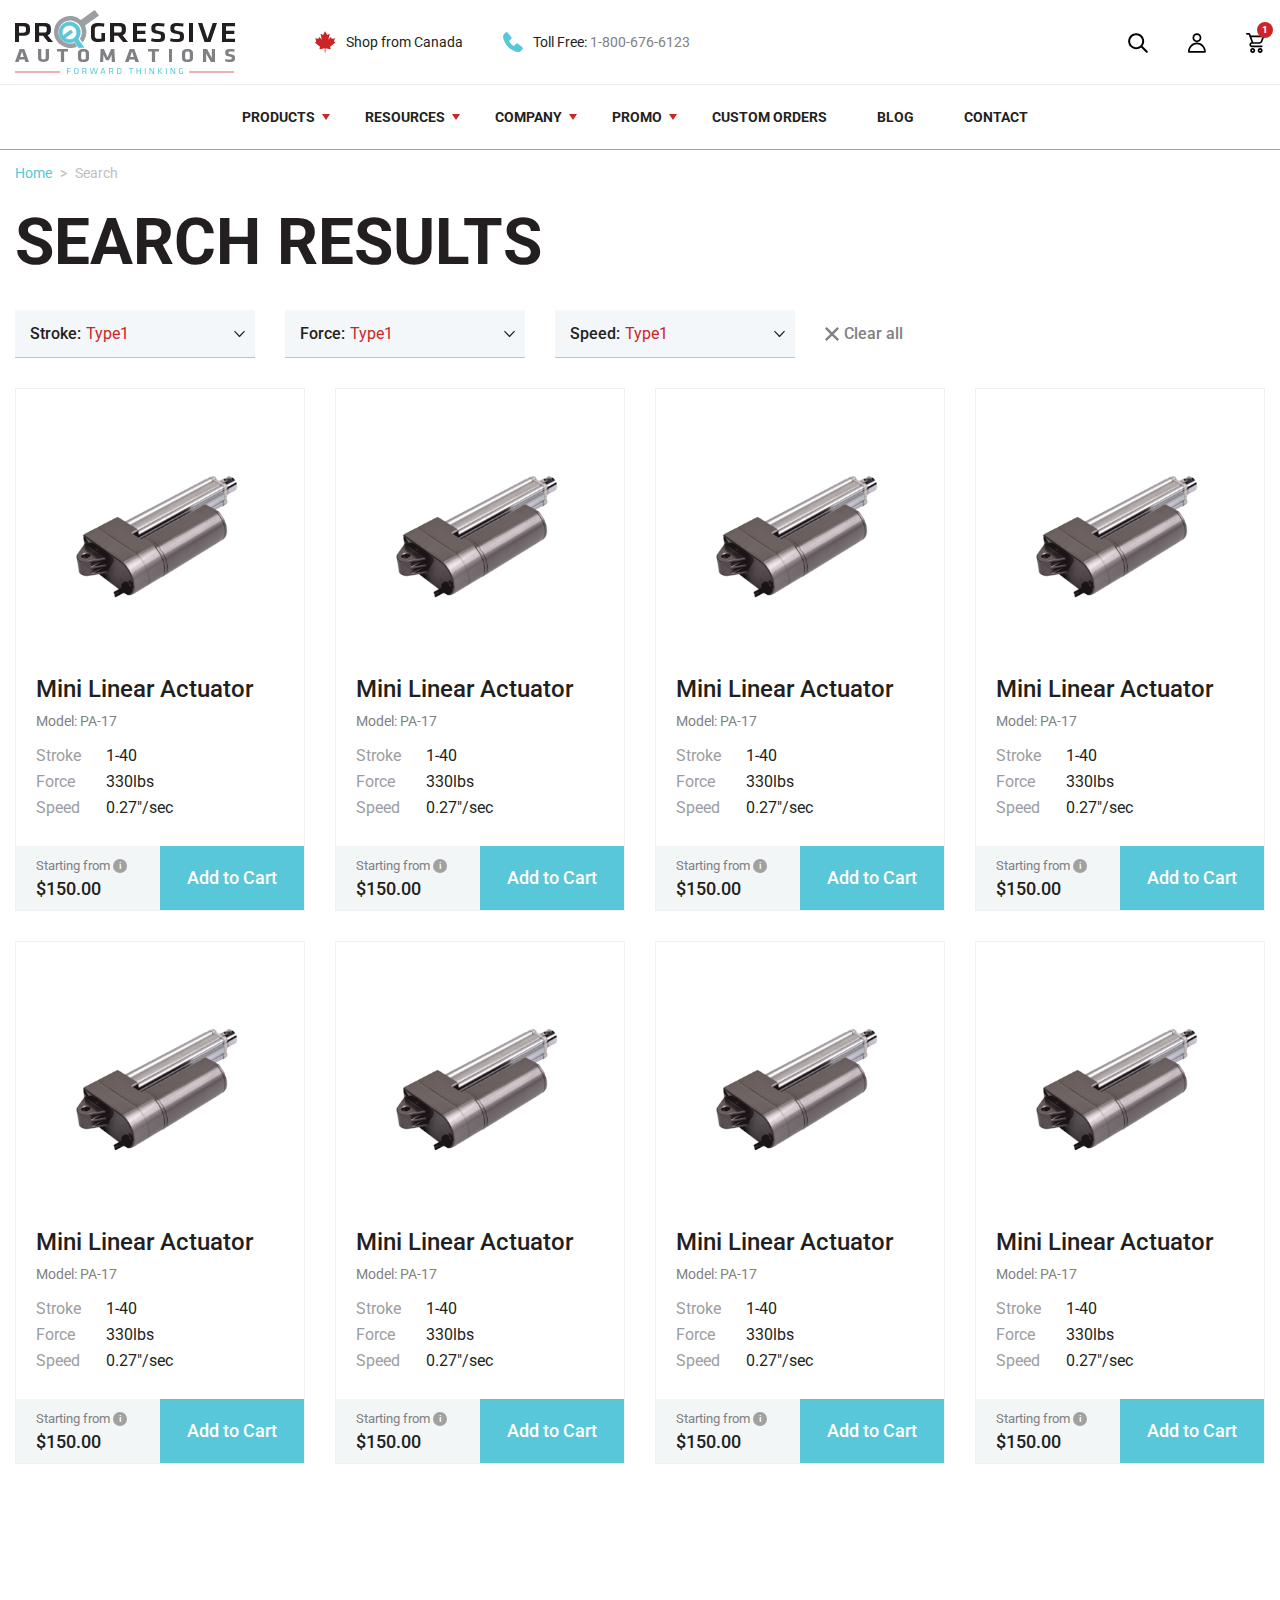
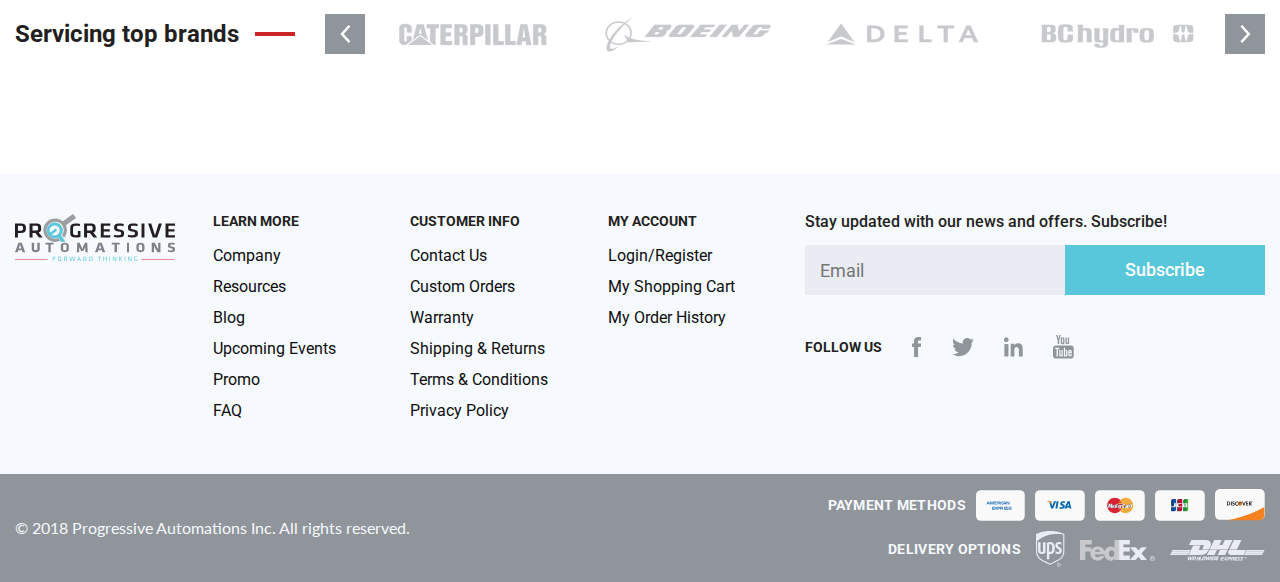
<file: search.html>
<!DOCTYPE html>
<html lang="ru">
<head>
    <meta charset="UTF-8">
    <title>Progressive Automations</title>
    <meta name="viewport" content="width=device-width, initial-scale=1, shrink-to-fit=no">
    <link href="bootstrap.css" rel="stylesheet" type="text/css">
    <link href="swiper.css" rel="stylesheet" type="text/css">
    <link href="select2.css" rel="stylesheet" type="text/css">
    <link href="jquery.scrollbar.css" rel="stylesheet" type="text/css">
    <link href="style.css" rel="stylesheet" type="text/css">
    <link href="css/style__search.css" rel="stylesheet" type="text/css">
    <link href="https://fonts.googleapis.com/css?family=Lato:400,700|Roboto:300,400,500,700&amp;subset=latin-ext" rel="stylesheet"> 
</head>

<body>

    <div class="proauto">
        <div class="row no-gutters align-content-between">
            <div class="col-12">
                <div class="topping">
                    <div class="topping__line-top">
                        <div class="container-fluid container-fluid-b">
                            <div class="row align-items-center">
                                <div class="col-3 order-lg-4 order-2 d-lg-none d-block">
                                    <div class="mobile-menu__trigger">
                                        <svg width="25px" height="16px" viewBox="0 0 25 16" version="1.1" xmlns="http://www.w3.org/2000/svg" xmlns:xlink="http://www.w3.org/1999/xlink">
                                            <g stroke="none" stroke-width="1" fill="none" fill-rule="evenodd">
                                                <g transform="translate(-10.000000, -62.000000)" fill="#000000" fill-rule="nonzero">
                                                    <g transform="translate(-13.000000, -1.000000)">
                                                        <g transform="translate(23.000000, 63.000000)">
                                                            <path d="M0,16 L25,16 L25,13.3333333 L0,13.3333333 L0,16 Z M0,9.33333333 L25,9.33333333 L25,6.66666667 L0,6.66666667 L0,9.33333333 Z M0,0 L0,2.66666667 L25,2.66666667 L25,0 L0,0 Z"></path>
                                                        </g>
                                                    </g>
                                                </g>
                                            </g>
                                        </svg>
                                    </div>
                                </div>
                                <div class="col-lg-auto col-6 order-lg-1 order-3 text-lg-left text-center">
                                    <a href="#" class="topping__logo">
                                        <img src="img/logo.svg" class="img-fluid">
                                    </a>
                                </div>
                                <div class="col-lg col-12 order-lg-2 order-1">
                                    <div class="topping__info-block">
                                        <div class="row align-items-center justify-content-lg-start justify-content-between">
                                            <div class="col-auto order-lg-1 order-2">
                                                <div class="topping__info-canada d-flex align-items-center">
                                                    <svg width="21px" height="22px" viewBox="0 0 21 22" version="1.1" xmlns="http://www.w3.org/2000/svg" xmlns:xlink="http://www.w3.org/1999/xlink">
                                                        <g stroke="none" stroke-width="1" fill="none" fill-rule="evenodd">
                                                            <g transform="translate(-382.000000, -25.000000)" fill="#CC2527" fill-rule="nonzero">
                                                                <g transform="translate(382.000000, 25.000000)">
                                                                    <path d="M20.1621902,11.4554578 C20.1527218,11.3265674 20.0820166,11.2109974 19.973315,11.1468059 L18.9365919,10.5338154 C19.0749282,10.0684907 19.5030945,8.66376297 19.7993186,7.69581643 C19.8394054,7.56451569 19.8095248,7.42129005 19.7206206,7.31865979 C19.6317165,7.21615642 19.4968232,7.16959855 19.3662337,7.19611243 C18.4886281,7.37397102 17.2289683,7.62896087 16.8204765,7.71078597 L16.0632542,6.32584855 C16.0027551,6.2152261 15.8938076,6.14190065 15.7712109,6.1294683 C15.6479993,6.11665538 15.5278619,6.16689219 15.4476883,6.26330625 L13.4258876,8.69040369 C13.5950883,7.91325553 14.1831099,5.25413001 14.5914787,3.41097202 C14.6246794,3.26114962 14.5694679,3.10523793 14.4505601,3.01288338 C14.3317753,2.92052884 14.1708133,2.90873081 14.0408387,2.9828174 C13.4770413,3.30352106 12.6252584,3.78546457 12.2301699,4.00379169 L10.4283547,0.718609052 C10.3612154,0.596442284 10.2356676,0.520833333 10.0995446,0.520833333 C10.0994216,0.520833333 10.0994216,0.520833333 10.0992987,0.520833333 C9.96305276,0.520960199 9.83750485,0.596695989 9.77048858,0.719116488 L7.97457569,4.00391858 C7.57924123,3.78597203 6.72585982,3.30352108 6.16193949,2.98281743 C6.03171891,2.90873084 5.87100284,2.92052886 5.75221805,3.01288341 C5.63331029,3.10536479 5.57809875,3.26114964 5.61129945,3.41097205 L6.78242401,8.69408268 L4.75410617,6.26305255 C4.67393258,6.16676533 4.55293442,6.11665538 4.43070658,6.1294683 C4.30823283,6.14190065 4.19928529,6.21522608 4.1387862,6.32584855 L3.38205578,7.7100248 C2.96876832,7.62743853 1.71156782,7.37333672 0.835806696,7.19598556 C0.704479407,7.16972542 0.570200957,7.2161564 0.48141977,7.31878663 C0.392638583,7.42141687 0.362757948,7.56476937 0.402967714,7.69594327 C0.699437825,8.66325551 1.127973,10.0667146 1.2668012,10.5330542 L0.228233582,11.1466791 C0.11953198,11.2108705 0.0488267534,11.3265674 0.0393583897,11.455331 C0.0298900259,11.5842214 0.0828882286,11.7095597 0.180891813,11.7899893 L5.00175894,15.7444886 C4.91900307,16.0905644 4.67553114,17.0714507 4.51690549,17.7071493 C4.48431961,17.8376889 4.51948777,17.9762207 4.60974453,18.0736496 C4.70012425,18.1710786 4.83255822,18.2133232 4.96056544,18.1856675 L9.72302389,17.1517376 L9.72302389,21.1311175 C9.72302389,21.3464 9.89210162,21.5208333 10.1007743,21.5208333 C10.3094469,21.5208333 10.4785247,21.3464 10.4785247,21.1311175 L10.4785247,17.1516108 L15.2429506,18.1856676 C15.2687734,18.1912494 15.2948421,18.1940404 15.3206649,18.1940404 C15.4227263,18.1940404 15.5218366,18.1512883 15.5938945,18.0733959 C15.6841512,17.9758401 15.7191964,17.8370546 15.6863646,17.7063881 C15.5267552,17.072085 15.2821766,16.0938627 15.1981911,15.7460109 L20.0206568,11.7898624 C20.1186604,11.7095597 20.1716586,11.5842213 20.1621902,11.4554578 Z"></path>
                                                                </g>
                                                            </g>
                                                        </g>
                                                    </svg>
                                                    <span class="d-lg-inline d-none">Shop from Canada</span>
                                                    <span class="d-inline d-lg-none">Canada</span>
                                                </div>
                                            </div>
                                            <div class="col-auto order-lg-2 order-1">
                                                <div class="topping__info-phone d-flex align-items-center">
                                                    <svg width="20px" height="20px" viewBox="0 0 20 20" version="1.1" xmlns="http://www.w3.org/2000/svg" xmlns:xlink="http://www.w3.org/1999/xlink">
                                                        <g stroke="none" stroke-width="1" fill="none" fill-rule="evenodd">
                                                            <g transform="translate(-571.000000, -26.000000)" fill="#57C7D9">
                                                                <g transform="translate(571.000000, 26.000000)">
                                                                    <path d="M17.6293751,19.2660505 C15.5250688,21.3703572 8.77878281,18.6041495 5.09936947,14.9247365 C1.41962351,11.2449902 -1.34654175,4.49932807 0.758055439,2.39473088 L2.60981719,0.542968772 C3.15792175,-0.0051354386 4.04657404,-0.0051354386 4.5946786,0.542968772 C4.62766175,0.575952281 4.65898035,0.610559649 4.68851754,0.646661754 L8.26120491,5.01341895 C8.71778982,5.57148526 8.67722246,6.38473088 8.16736561,6.89458737 L6.20048632,8.86146702 C6.08758772,8.97436526 6.06514526,9.14925018 6.1458793,9.28699684 C6.75484456,10.3260028 7.41327053,11.1980526 8.11966211,11.9044439 C8.82605333,12.6108354 9.69810316,13.2692614 10.7371091,13.8782267 C10.8748558,13.9589607 11.0497404,13.9365182 11.1626389,13.8236196 L13.1295186,11.8567404 C13.6393751,11.3468835 14.4526207,11.3063161 15.010687,11.7629011 L19.3774442,15.3355884 C19.9773744,15.8264246 20.0658126,16.7106656 19.5749761,17.3105958 C19.5454389,17.3466979 19.5141204,17.3813053 19.4811372,17.4142888 L17.6293751,19.2660505 Z"></path>
                                                                </g>
                                                            </g>
                                                        </g>
                                                    </svg>
                                                    <span>Toll Free:  <a href="#">1-800-676-6123</a></span>
                                                </div>
                                            </div>
                                        </div>
                                    </div>
                                </div>
                                <div class="col-lg-auto col-3 order-4">
                                    <div class="row align-items-center justify-content-end">
                                        <div class="col-auto d-lg-block d-none">
                                            <a href="#" class="topping__search">
                                                <svg width="20px" height="20px" viewBox="0 0 20 20" version="1.1" xmlns="http://www.w3.org/2000/svg" xmlns:xlink="http://www.w3.org/1999/xlink">
                                                    <g stroke="none" stroke-width="1" fill="none" fill-rule="evenodd">
                                                        <g transform="translate(-1671.000000, -28.000000)" fill-rule="nonzero">
                                                            <g transform="translate(1671.000000, 21.000000)">
                                                                <g transform="translate(0.000000, 7.000000)">
                                                                    <path d="M14.4917684,13.0775548 L19.4885358,18.0743222 C19.8772627,18.4630492 19.8785283,19.0920344 19.4852814,19.4852814 C19.0947571,19.8758057 18.4559712,19.8701848 18.0743222,19.4885358 L13.0775548,14.4917684 C9.9391253,16.9342662 5.39944393,16.7131524 2.51471863,13.8284271 C-0.609475708,10.7042328 -0.609475708,5.63891296 2.51471863,2.51471863 C5.63891296,-0.609475708 10.7042328,-0.609475708 13.8284271,2.51471863 C16.7131524,5.39944393 16.9342662,9.9391253 14.4917684,13.0775548 Z M12.4142136,12.4142136 C14.7573593,10.0710678 14.7573593,6.27207794 12.4142136,3.92893219 C10.0710678,1.58578644 6.27207794,1.58578644 3.92893219,3.92893219 C1.58578644,6.27207794 1.58578644,10.0710678 3.92893219,12.4142136 C6.27207794,14.7573593 10.0710678,14.7573593 12.4142136,12.4142136 Z"></path>
                                                                </g>
                                                            </g>
                                                        </g>
                                                    </g>
                                                </svg>
                                            </a>
                                        </div>
                                        <div class="col-auto d-lg-block d-none">
                                            <a href="#" class="topping__user">
                                                <svg width="18px" height="20px" viewBox="0 0 18 20" version="1.1" xmlns="http://www.w3.org/2000/svg" xmlns:xlink="http://www.w3.org/1999/xlink">
                                                    <g stroke="none" stroke-width="1" fill="none" fill-rule="evenodd">
                                                        <g transform="translate(-1751.000000, -28.000000)" fill-rule="nonzero">
                                                            <g transform="translate(1671.000000, 21.000000)">
                                                                <g transform="translate(80.000000, 7.135706)">
                                                                    <path d="M8.93617021,0.0770595745 C6.47858298,0.0770595745 4.46808511,2.08757021 4.46808511,4.54514468 C4.46808511,7.00271915 6.47858298,9.01322979 8.93617021,9.01322979 C11.3937574,9.01322979 13.4042553,7.00271915 13.4042553,4.54514468 C13.4042553,2.08757021 11.3937574,0.0770595745 8.93617021,0.0770595745 Z M8.93617021,1.77918723 C10.4738638,1.77918723 11.7021277,3.00746383 11.7021277,4.54514468 C11.7021277,6.08282553 10.4738638,7.31110213 8.93617021,7.31110213 C7.3984766,7.31110213 6.17021277,6.08282553 6.17021277,4.54514468 C6.17021277,3.00746383 7.3984766,1.77918723 8.93617021,1.77918723 Z M8.93617021,9.43876596 C3.98671277,9.43876596 0,13.6632128 0,18.8004681 C4.6993962e-05,19.2704782 0.381053722,19.6514849 0.85106383,19.6515319 L17.0212766,19.6515319 C17.4912867,19.6514849 17.8722934,19.2704782 17.8723404,18.8004681 C17.8723404,13.6632128 13.8856298,9.43876596 8.93617021,9.43876596 Z M8.93617021,11.1408936 C12.6451106,11.1408936 15.6870064,14.0990426 16.0904255,17.9494043 L1.78191489,17.9494043 C2.18533404,14.0990426 5.22723191,11.1408936 8.93617021,11.1408936 Z"></path>
                                                                </g>
                                                            </g>
                                                        </g>
                                                    </g>
                                                </svg>
                                            </a>
                                        </div>
                                        <div class="col-auto">
                                            <a href="#" class="topping__cart">
                                                <svg width="19px" height="20px" viewBox="0 0 19 20" version="1.1" xmlns="http://www.w3.org/2000/svg" xmlns:xlink="http://www.w3.org/1999/xlink">
                                                    <g stroke="none" stroke-width="1" fill="none" fill-rule="evenodd">
                                                        <g transform="translate(-1809.000000, -28.000000)" fill-rule="nonzero">
                                                            <g transform="translate(1671.000000, 21.000000)">
                                                                <g transform="translate(138.000000, 7.000000)">
                                                                    <path d="M2.75,0 L0.833333333,0 C0.373096042,-4.62592927e-17 0,0.373096042 0,0.833333333 C0,1.29357062 0.373096042,1.66666667 0.833333333,1.66666667 L2.75,1.66666667 L5.48958333,9.20208333 C4.2204308,9.41495956 3.32021373,10.556521 3.40910517,11.840329 C3.49799662,13.1241369 4.54695335,14.1307367 5.83333333,14.1666667 L15.8333333,14.1666667 C16.2935706,14.1666667 16.6666667,13.7935706 16.6666667,13.3333333 C16.6666667,12.873096 16.2935706,12.5 15.8333333,12.5 L5.83333333,12.5 C5.37309604,12.5 5,12.126904 5,11.6666667 C5,11.2064294 5.37309604,10.8333333 5.83333333,10.8333333 L13.16875,10.8333333 C14.6157692,10.8288344 15.9100755,9.93226632 16.4229167,8.57916667 L18.28125,3.625 C18.3768876,3.36903311 18.340961,3.08244266 18.1851003,2.85800326 C18.0292396,2.63356386 17.77325,2.49979495 17.5,2.5 L5,2.5 C4.94403731,2.50017444 4.8882224,2.50575593 4.83333333,2.51666667 L4.31666667,1.09791667 C4.07738856,0.438825506 3.45118127,-1.92313865e-05 2.75,0 Z M16.2916667,4.16666667 L14.8625,7.99375 C14.596116,8.6983964 13.9220658,9.16517408 13.16875,9.16666667 L7.25,9.16666667 L5.43125,4.16666667 L16.2916667,4.16666667 Z M4.16666667,17.5 C4.16666667,18.8807119 5.28595479,20 6.66666667,20 C8.04737854,20 9.16666667,18.8807119 9.16666667,17.5 C9.16666667,16.1192881 8.04737854,15 6.66666667,15 C5.28595479,15 4.16666667,16.1192881 4.16666667,17.5 Z M7.5,17.5 C7.5,17.9602373 7.12690396,18.3333333 6.66666667,18.3333333 C6.20642938,18.3333333 5.83333333,17.9602373 5.83333333,17.5 C5.83333333,17.0397627 6.20642938,16.6666667 6.66666667,16.6666667 C7.12690396,16.6666667 7.5,17.0397627 7.5,17.5 Z M14.1666667,15 C12.7859548,15 11.6666667,16.1192881 11.6666667,17.5 C11.6666667,18.8807119 12.7859548,20 14.1666667,20 C15.5473785,20 16.6666667,18.8807119 16.6666667,17.5 C16.6666667,16.1192881 15.5473785,15 14.1666667,15 Z M14.1666667,18.3333333 C13.7064294,18.3333333 13.3333333,17.9602373 13.3333333,17.5 C13.3333333,17.0397627 13.7064294,16.6666667 14.1666667,16.6666667 C14.626904,16.6666667 15,17.0397627 15,17.5 C15,17.9602373 14.626904,18.3333333 14.1666667,18.3333333 Z"></path>
                                                                </g>
                                                            </g>
                                                        </g>
                                                    </g>
                                                </svg>
                                                <span class="topping__ico-amount">1</span>
                                            </a>
                                        </div>
                                    </div>
                                </div>
                            </div>
                        </div>
                    </div>
                    <div class="topping__line-bottom d-lg-block d-none">
                        <div class="container-fluid container-fluid-b">
                            <div class="row align-items-center justify-content-center">
                                <div class="col-auto">
                                    <div class="topping__nav">
                                        <div class="row no-gutters">
                                            <div class="col-auto">
                                                <div class="topping__nav-item topping__nav-item--drop">
                                                    <div class="topping__nav-name">Products</div>
                                                    <div class="topping__nav-dropdown-wrap">
                                                        <div class="topping__nav-dropdown">
                                                            <div class="topping__nav-dropdown-block">
                                                                <a href="#" class="topping__nav-dropdown-link d-flex align-items-center"><span>Linear actuators</span></a>
                                                                <a href="#" class="topping__nav-dropdown-link d-flex align-items-center"><span>Control systems</span></a>
                                                                <a href="#" class="topping__nav-dropdown-link d-flex align-items-center"><span>PLC controls</span></a>
                                                                <a href="#" class="topping__nav-dropdown-link d-flex align-items-center"><span>Mounting brackets</span></a>
                                                                <a href="#" class="topping__nav-dropdown-link d-flex align-items-center"><span>Power supplies</span></a>
                                                                <a href="#" class="topping__nav-dropdown-link d-flex align-items-center"><span>Actuator parts</span></a>
                                                                <a href="#" class="topping__nav-dropdown-link d-flex align-items-center"><span>Accessories</span></a>
                                                            </div>
                                                            <div class="topping__nav-dropdown-block">
                                                                <a href="#" class="topping__nav-dropdown-link d-flex align-items-center"><span>Table lifts</span></a>
                                                                <a href="#" class="topping__nav-dropdown-link d-flex align-items-center"><span>TV lifts</span></a>
                                                            </div>
                                                        </div>
                                                    </div>
                                                </div>
                                            </div>
                                            <div class="col-auto">
                                                <div class="topping__nav-item topping__nav-item--drop">
                                                    <div class="topping__nav-name">Resources</div>
                                                    <div class="topping__nav-dropdown-wrap">
                                                        <div class="topping__nav-dropdown">
                                                            <div class="topping__nav-dropdown-block">
                                                                <a href="#" class="topping__nav-dropdown-link d-flex align-items-center"><span>Linear actuators</span></a>
                                                                <a href="#" class="topping__nav-dropdown-link d-flex align-items-center"><span>Control systems</span></a>
                                                                <a href="#" class="topping__nav-dropdown-link d-flex align-items-center"><span>PLC controls</span></a>
                                                                <a href="#" class="topping__nav-dropdown-link d-flex align-items-center"><span>Mounting brackets</span></a>
                                                                <a href="#" class="topping__nav-dropdown-link d-flex align-items-center"><span>Power supplies</span></a>
                                                                <a href="#" class="topping__nav-dropdown-link d-flex align-items-center"><span>Actuator parts</span></a>
                                                                <a href="#" class="topping__nav-dropdown-link d-flex align-items-center"><span>Accessories</span></a>
                                                            </div>
                                                            <div class="topping__nav-dropdown-block">
                                                                <a href="#" class="topping__nav-dropdown-link d-flex align-items-center"><span>Table lifts</span></a>
                                                                <a href="#" class="topping__nav-dropdown-link d-flex align-items-center"><span>TV lifts</span></a>
                                                            </div>
                                                        </div>
                                                    </div>
                                                </div>
                                            </div>
                                            <div class="col-auto">
                                                <div class="topping__nav-item topping__nav-item--drop">
                                                    <div class="topping__nav-name">Company</div>
                                                    <div class="topping__nav-dropdown-wrap">
                                                        <div class="topping__nav-dropdown">
                                                            <div class="topping__nav-dropdown-block">
                                                                <a href="#" class="topping__nav-dropdown-link d-flex align-items-center"><span>Linear actuators</span></a>
                                                                <a href="#" class="topping__nav-dropdown-link d-flex align-items-center"><span>Control systems</span></a>
                                                                <a href="#" class="topping__nav-dropdown-link d-flex align-items-center"><span>PLC controls</span></a>
                                                                <a href="#" class="topping__nav-dropdown-link d-flex align-items-center"><span>Mounting brackets</span></a>
                                                                <a href="#" class="topping__nav-dropdown-link d-flex align-items-center"><span>Power supplies</span></a>
                                                                <a href="#" class="topping__nav-dropdown-link d-flex align-items-center"><span>Actuator parts</span></a>
                                                                <a href="#" class="topping__nav-dropdown-link d-flex align-items-center"><span>Accessories</span></a>
                                                            </div>
                                                            <div class="topping__nav-dropdown-block">
                                                                <a href="#" class="topping__nav-dropdown-link d-flex align-items-center"><span>Table lifts</span></a>
                                                                <a href="#" class="topping__nav-dropdown-link d-flex align-items-center"><span>TV lifts</span></a>
                                                            </div>
                                                        </div>
                                                    </div>
                                                </div>
                                            </div>
                                            <div class="col-auto">
                                                <div class="topping__nav-item topping__nav-item--drop">
                                                    <div class="topping__nav-name">Promo</div>
                                                    <div class="topping__nav-dropdown-wrap">
                                                        <div class="topping__nav-dropdown">
                                                            <div class="topping__nav-dropdown-block">
                                                                <a href="#" class="topping__nav-dropdown-link d-flex align-items-center"><span>Linear actuators</span></a>
                                                                <a href="#" class="topping__nav-dropdown-link d-flex align-items-center"><span>Control systems</span></a>
                                                                <a href="#" class="topping__nav-dropdown-link d-flex align-items-center"><span>PLC controls</span></a>
                                                                <a href="#" class="topping__nav-dropdown-link d-flex align-items-center"><span>Mounting brackets</span></a>
                                                                <a href="#" class="topping__nav-dropdown-link d-flex align-items-center"><span>Power supplies</span></a>
                                                                <a href="#" class="topping__nav-dropdown-link d-flex align-items-center"><span>Actuator parts</span></a>
                                                                <a href="#" class="topping__nav-dropdown-link d-flex align-items-center"><span>Accessories</span></a>
                                                            </div>
                                                            <div class="topping__nav-dropdown-block">
                                                                <a href="#" class="topping__nav-dropdown-link d-flex align-items-center"><span>Table lifts</span></a>
                                                                <a href="#" class="topping__nav-dropdown-link d-flex align-items-center"><span>TV lifts</span></a>
                                                            </div>
                                                        </div>
                                                    </div>
                                                </div>
                                            </div>
                                            <div class="col-auto">
                                                <div class="topping__nav-item">
                                                    <a href="#" class="topping__nav-name">Custom Orders</a>
                                                </div>
                                            </div>
                                            <div class="col-auto">
                                                <div class="topping__nav-item">
                                                    <a href="#" class="topping__nav-name">Blog</a>
                                                </div>
                                            </div>
                                            <div class="col-auto">
                                                <div class="topping__nav-item">
                                                    <a href="#" class="topping__nav-name">Contact</a>
                                                </div>
                                            </div>
                                        </div>
                                    </div>
                                </div>
                            </div>
                        </div>
                    </div>
                    <div class="mobile-menu">
                        <div class="topping__nav-item topping__nav-item--drop">
                            <div class="topping__nav-name">Products</div>
                            <div class="topping__nav-dropdown-wrap">
                                <div class="topping__nav-dropdown">
                                    <div class="topping__nav-dropdown-block">
                                        <a href="#" class="topping__nav-dropdown-link d-flex align-items-center"><span>Linear actuators</span></a>
                                        <a href="#" class="topping__nav-dropdown-link d-flex align-items-center"><span>Control systems</span></a>
                                        <a href="#" class="topping__nav-dropdown-link d-flex align-items-center"><span>PLC controls</span></a>
                                        <a href="#" class="topping__nav-dropdown-link d-flex align-items-center"><span>Mounting brackets</span></a>
                                        <a href="#" class="topping__nav-dropdown-link d-flex align-items-center"><span>Power supplies</span></a>
                                        <a href="#" class="topping__nav-dropdown-link d-flex align-items-center"><span>Actuator parts</span></a>
                                        <a href="#" class="topping__nav-dropdown-link d-flex align-items-center"><span>Accessories</span></a>
                                    </div>
                                    <div class="topping__nav-dropdown-block">
                                        <a href="#" class="topping__nav-dropdown-link d-flex align-items-center"><span>Table lifts</span></a>
                                        <a href="#" class="topping__nav-dropdown-link d-flex align-items-center"><span>TV lifts</span></a>
                                    </div>
                                </div>
                            </div>
                        </div>
                        <div class="topping__nav-item topping__nav-item--drop">
                            <div class="topping__nav-name">Resources</div>
                            <div class="topping__nav-dropdown-wrap">
                                <div class="topping__nav-dropdown">
                                    <div class="topping__nav-dropdown-block">
                                        <a href="#" class="topping__nav-dropdown-link d-flex align-items-center"><span>Linear actuators</span></a>
                                        <a href="#" class="topping__nav-dropdown-link d-flex align-items-center"><span>Control systems</span></a>
                                        <a href="#" class="topping__nav-dropdown-link d-flex align-items-center"><span>PLC controls</span></a>
                                        <a href="#" class="topping__nav-dropdown-link d-flex align-items-center"><span>Mounting brackets</span></a>
                                        <a href="#" class="topping__nav-dropdown-link d-flex align-items-center"><span>Power supplies</span></a>
                                        <a href="#" class="topping__nav-dropdown-link d-flex align-items-center"><span>Actuator parts</span></a>
                                        <a href="#" class="topping__nav-dropdown-link d-flex align-items-center"><span>Accessories</span></a>
                                    </div>
                                    <div class="topping__nav-dropdown-block">
                                        <a href="#" class="topping__nav-dropdown-link d-flex align-items-center"><span>Table lifts</span></a>
                                        <a href="#" class="topping__nav-dropdown-link d-flex align-items-center"><span>TV lifts</span></a>
                                    </div>
                                </div>
                            </div>
                        </div>
                        <div class="topping__nav-item topping__nav-item--drop">
                            <div class="topping__nav-name">Company</div>
                            <div class="topping__nav-dropdown-wrap">
                                <div class="topping__nav-dropdown">
                                    <div class="topping__nav-dropdown-block">
                                        <a href="#" class="topping__nav-dropdown-link d-flex align-items-center"><span>Linear actuators</span></a>
                                        <a href="#" class="topping__nav-dropdown-link d-flex align-items-center"><span>Control systems</span></a>
                                        <a href="#" class="topping__nav-dropdown-link d-flex align-items-center"><span>PLC controls</span></a>
                                        <a href="#" class="topping__nav-dropdown-link d-flex align-items-center"><span>Mounting brackets</span></a>
                                        <a href="#" class="topping__nav-dropdown-link d-flex align-items-center"><span>Power supplies</span></a>
                                        <a href="#" class="topping__nav-dropdown-link d-flex align-items-center"><span>Actuator parts</span></a>
                                        <a href="#" class="topping__nav-dropdown-link d-flex align-items-center"><span>Accessories</span></a>
                                    </div>
                                    <div class="topping__nav-dropdown-block">
                                        <a href="#" class="topping__nav-dropdown-link d-flex align-items-center"><span>Table lifts</span></a>
                                        <a href="#" class="topping__nav-dropdown-link d-flex align-items-center"><span>TV lifts</span></a>
                                    </div>
                                </div>
                            </div>
                        </div>
                        <div class="topping__nav-item topping__nav-item--drop">
                            <div class="topping__nav-name">Promo</div>
                            <div class="topping__nav-dropdown-wrap">
                                <div class="topping__nav-dropdown">
                                    <div class="topping__nav-dropdown-block">
                                        <a href="#" class="topping__nav-dropdown-link d-flex align-items-center"><span>Linear actuators</span></a>
                                        <a href="#" class="topping__nav-dropdown-link d-flex align-items-center"><span>Control systems</span></a>
                                        <a href="#" class="topping__nav-dropdown-link d-flex align-items-center"><span>PLC controls</span></a>
                                        <a href="#" class="topping__nav-dropdown-link d-flex align-items-center"><span>Mounting brackets</span></a>
                                        <a href="#" class="topping__nav-dropdown-link d-flex align-items-center"><span>Power supplies</span></a>
                                        <a href="#" class="topping__nav-dropdown-link d-flex align-items-center"><span>Actuator parts</span></a>
                                        <a href="#" class="topping__nav-dropdown-link d-flex align-items-center"><span>Accessories</span></a>
                                    </div>
                                    <div class="topping__nav-dropdown-block">
                                        <a href="#" class="topping__nav-dropdown-link d-flex align-items-center"><span>Table lifts</span></a>
                                        <a href="#" class="topping__nav-dropdown-link d-flex align-items-center"><span>TV lifts</span></a>
                                    </div>
                                </div>
                            </div>
                        </div>
                        <div class="topping__nav-item">
                            <a href="#" class="topping__nav-name">Custom Orders</a>
                        </div>
                        <div class="topping__nav-item">
                            <a href="#" class="topping__nav-name">Blog</a>
                        </div>
                        <div class="topping__nav-item">
                            <a href="#" class="topping__nav-name">Contact</a>
                        </div>
                        <a href="#" class="mobile-menu__user d-flex align-items-center">
                            <span class="mobile-menu__user-ico text-center">
                                <svg width="18px" height="20px" viewBox="0 0 18 20" version="1.1" xmlns="http://www.w3.org/2000/svg" xmlns:xlink="http://www.w3.org/1999/xlink">
                                    <g stroke="none" stroke-width="1" fill="none" fill-rule="evenodd">
                                        <g transform="translate(-1751.000000, -28.000000)" fill-rule="nonzero">
                                            <g transform="translate(1671.000000, 21.000000)">
                                                <g transform="translate(80.000000, 7.135706)">
                                                    <path d="M8.93617021,0.0770595745 C6.47858298,0.0770595745 4.46808511,2.08757021 4.46808511,4.54514468 C4.46808511,7.00271915 6.47858298,9.01322979 8.93617021,9.01322979 C11.3937574,9.01322979 13.4042553,7.00271915 13.4042553,4.54514468 C13.4042553,2.08757021 11.3937574,0.0770595745 8.93617021,0.0770595745 Z M8.93617021,1.77918723 C10.4738638,1.77918723 11.7021277,3.00746383 11.7021277,4.54514468 C11.7021277,6.08282553 10.4738638,7.31110213 8.93617021,7.31110213 C7.3984766,7.31110213 6.17021277,6.08282553 6.17021277,4.54514468 C6.17021277,3.00746383 7.3984766,1.77918723 8.93617021,1.77918723 Z M8.93617021,9.43876596 C3.98671277,9.43876596 0,13.6632128 0,18.8004681 C4.6993962e-05,19.2704782 0.381053722,19.6514849 0.85106383,19.6515319 L17.0212766,19.6515319 C17.4912867,19.6514849 17.8722934,19.2704782 17.8723404,18.8004681 C17.8723404,13.6632128 13.8856298,9.43876596 8.93617021,9.43876596 Z M8.93617021,11.1408936 C12.6451106,11.1408936 15.6870064,14.0990426 16.0904255,17.9494043 L1.78191489,17.9494043 C2.18533404,14.0990426 5.22723191,11.1408936 8.93617021,11.1408936 Z"></path>
                                                </g>
                                            </g>
                                        </g>
                                    </g>
                                </svg>
                            </span>
                            <span>John Davis Miller</span>
                        </a>
                        <a href="#" class="mobile-menu__logout d-flex align-items-center">
                            <svg width="36px" height="30px" version="1.1" id="Capa_1" xmlns="http://www.w3.org/2000/svg" xmlns:xlink="http://www.w3.org/1999/xlink" x="0px" y="0px" viewBox="0 0 512 512" style="enable-background:new 0 0 512 512;" xml:space="preserve">
                                <g transform="translate(1 1)">
                                    <path d="M319,319c-11.782,0-21.333,9.551-21.333,21.333v128h-256V41.667h256v128c0,11.782,9.551,21.333,21.333,21.333
                                        s21.333-9.551,21.333-21.333V20.333C340.333,8.551,330.782-1,319-1H20.333C8.551-1-1,8.551-1,20.333v469.333
                                        C-1,501.449,8.551,511,20.333,511H319c11.782,0,21.333-9.551,21.333-21.333V340.333C340.333,328.551,330.782,319,319,319z"/>
                                    <path d="M506.164,268.52c0.204-0.248,0.38-0.509,0.571-0.764c0.226-0.302,0.461-0.598,0.671-0.913
                                        c0.204-0.304,0.38-0.62,0.566-0.932c0.17-0.285,0.349-0.564,0.506-0.857c0.17-0.318,0.315-0.646,0.468-0.971
                                        c0.145-0.306,0.297-0.607,0.428-0.921c0.13-0.315,0.236-0.637,0.35-0.957c0.121-0.337,0.25-0.669,0.354-1.013
                                        c0.097-0.32,0.168-0.646,0.249-0.969c0.089-0.351,0.187-0.698,0.258-1.055c0.074-0.375,0.118-0.753,0.173-1.13
                                        c0.044-0.311,0.104-0.617,0.135-0.933c0.138-1.4,0.138-2.811,0-4.211c-0.031-0.315-0.09-0.621-0.135-0.933
                                        c-0.054-0.377-0.098-0.756-0.173-1.13c-0.071-0.358-0.169-0.704-0.258-1.055c-0.081-0.324-0.152-0.649-0.249-0.969
                                        c-0.104-0.344-0.233-0.677-0.354-1.013c-0.115-0.32-0.22-0.642-0.35-0.957c-0.13-0.314-0.283-0.615-0.428-0.921
                                        c-0.153-0.325-0.297-0.653-0.468-0.971c-0.157-0.293-0.336-0.572-0.506-0.857c-0.186-0.312-0.363-0.628-0.566-0.932
                                        c-0.211-0.315-0.445-0.611-0.671-0.913c-0.191-0.255-0.368-0.516-0.571-0.764c-0.439-0.535-0.903-1.05-1.392-1.54
                                        c-0.007-0.008-0.014-0.016-0.021-0.023l-85.333-85.333c-8.331-8.331-21.839-8.331-30.17,0s-8.331,21.839,0,30.17l48.915,48.915
                                        H255c-11.782,0-21.333,9.551-21.333,21.333c0,11.782,9.551,21.333,21.333,21.333h183.163l-48.915,48.915
                                        c-8.331,8.331-8.331,21.839,0,30.17c8.331,8.331,21.839,8.331,30.17,0l85.333-85.333c0.008-0.008,0.014-0.016,0.021-0.023
                                        C505.261,269.57,505.725,269.055,506.164,268.52z"/>
                                </g>
                            </svg>
                            <span>Sign Out</span>
                        </a>
                    </div>
                </div>
                <div class="proauto__content">

                    <div class="z-top-hide">
                        <nav aria-label="breadcrumb">
                            <div class="container-fluid container-fluid-b">
                                <ol class="breadcrumb">
                                    <li class="breadcrumb-item"><a href="#">Home</a></li>
                                    <li class="breadcrumb-item active" aria-current="page">Search</li>
                                </ol>
                            </div>
                        </nav>
                        <div class="z-top-hide__content text-lg-left text-center">
                            <div class="container-fluid container-fluid-b">
                                <h1 class="lib__header">SEARCH RESULTS</h1>
                            </div>
                        </div>
                    </div>
                    
                    <div class="search-result">
                        <div class="container-fluid container-fluid-b">
                            <div class="search-result__cntrl">
                                <div class="row align-items-center">
                                    <div class="col-xl-auto col-lg-3 col-sm-6 col-12">
                                        <select class="select2-search select2-search--stroke">
                                            <option value="Type1">Type1</option>
                                            <option value="Type2">Type2</option>
                                            <option value="Type3">Type3</option>
                                            <option value="Type4">Type4</option>
                                            <option value="Type5">Type5</option>
                                            <option value="Type6">Type6</option>
                                            <option value="Type1">Type1</option>
                                            <option value="Type2">Type2</option>
                                            <option value="Type3">Type3</option>
                                            <option value="Type4">Type4</option>
                                            <option value="Type5">Type5</option>
                                            <option value="Type6">Type6</option>
                                        </select>
                                    </div>
                                    <div class="col-xl-auto col-lg-3 col-sm-6 col-12">
                                        <select class="select2-search select2-search--force">
                                            <option value="Type1">Type1</option>
                                            <option value="Type2">Type2</option>
                                            <option value="Type3">Type3</option>
                                            <option value="Type4">Type4</option>
                                            <option value="Type5">Type5</option>
                                            <option value="Type6">Type6</option>
                                            <option value="Type1">Type1</option>
                                            <option value="Type2">Type2</option>
                                            <option value="Type3">Type3</option>
                                            <option value="Type4">Type4</option>
                                            <option value="Type5">Type5</option>
                                            <option value="Type6">Type6</option>
                                        </select>
                                    </div>
                                    <div class="col-xl-auto col-lg-3 col-sm-6 col-12">
                                        <select class="select2-search select2-search--speed">
                                            <option value="Type1">Type1</option>
                                            <option value="Type2">Type2</option>
                                            <option value="Type3">Type3</option>
                                            <option value="Type4">Type4</option>
                                            <option value="Type5">Type5</option>
                                            <option value="Type6">Type6</option>
                                            <option value="Type1">Type1</option>
                                            <option value="Type2">Type2</option>
                                            <option value="Type3">Type3</option>
                                            <option value="Type4">Type4</option>
                                            <option value="Type5">Type5</option>
                                            <option value="Type6">Type6</option>
                                        </select>
                                    </div>
                                    <div class="col-xl-auto col-lg-3 col-sm-6 col-12">
                                        <a href="#" class="search-result__cntrl-clear d-flex align-items-center justify-content-lg-start justify-content-center">
                                            <svg width="14px" height="14px" viewBox="0 0 16 16" version="1.1" xmlns="http://www.w3.org/2000/svg" xmlns:xlink="http://www.w3.org/1999/xlink">
                                                <g stroke="none" stroke-width="1" fill="none" fill-rule="evenodd">
                                                    <g transform="translate(-1810.000000, -877.000000)" fill="#808184" fill-rule="nonzero">
                                                        <g transform="translate(0.000000, 155.000000)">
                                                            <g transform="translate(0.000000, 697.000000)">
                                                                <g transform="translate(1790.000000, 0.000000)">
                                                                    <g transform="translate(20.000000, 25.000000)">
                                                                        <polygon points="16 1.92616571 14.0738365 0 7.99999092 6.07385245 1.92616352 0 0 1.92616571 6.07384556 8 0 14.0738525 1.92616352 16 7.99999092 9.92616571 14.0738365 16 15.9999818 14.0738525 9.92615444 8"></polygon>
                                                                    </g>
                                                                </g>
                                                            </g>
                                                        </g>
                                                    </g>
                                                </g>
                                            </svg>
                                            <span>Clear all</span>
                                        </a>
                                    </div>
                                </div>
                            </div>
                            <div class="catalog-page__content">
                                <div class="row">
                                    <div class="col-xl-3 col-md-6 col-12">
                                        <div class="catalog-page__item">
                                            <div class="row no-gutters flex-wrap align-content-between">
                                                <div class="col-12">
                                                    <div class="catalog-page__item-img" style="background-image: url('img/catalog-img.png');"></div>
                                                    <a href="#" class="catalog-page__item-link">Mini Linear Actuator</a>
                                                    <div class="catalog-page__item-model">Model: PA-17</div>
                                                </div>
                                                <div class="col-12">
                                                    <div class="catalog-page__item-table">
                                                        <div class="catalog-page__item-table-tr d-flex align-items-center">
                                                            <span>Stroke</span>
                                                            <span>1-40</span>
                                                        </div>
                                                        <div class="catalog-page__item-table-tr d-flex align-items-center">
                                                            <span>Force</span>
                                                            <span>330lbs</span>
                                                        </div>
                                                        <div class="catalog-page__item-table-tr d-flex align-items-center">
                                                            <span>Speed</span>
                                                            <span>0.27"/sec</span>
                                                        </div>
                                                    </div>
                                                    <div class="catalog-page__item-bottom">
                                                        <div class="row no-gutters">
                                                            <div class="col-6">
                                                                <div class="catalog-page__item-price d-flex flex-wrap align-items-center">
                                                                    <div>
                                                                        <span class="catalog-page__item-price-text">Starting from <span class="catalog-page__item-price-text-info" data-toggle="tooltip" data-placement="top" title="<b>Pricing</b>The final pricing depends on the product specifications and the quantity ordered. The more you buy, the cheaper it is. See details at the product page.">i</span></span>
                                                                        <span class="catalog-page__item-price-amount">$150.00</span>
                                                                    </div>
                                                                </div>
                                                            </div>
                                                            <div class="col-6">
                                                                <a href="#" class="catalog-page__item-button d-flex align-items-center justify-content-center"><span>Add to Cart</span></a>
                                                            </div>
                                                        </div>
                                                    </div>
                                                </div>
                                            </div>
                                        </div>
                                    </div>
                                    <div class="col-xl-3 col-md-6 col-12">
                                        <div class="catalog-page__item">
                                            <div class="row no-gutters flex-wrap align-content-between">
                                                <div class="col-12">
                                                    <div class="catalog-page__item-img" style="background-image: url('img/catalog-img.png');"></div>
                                                    <a href="#" class="catalog-page__item-link">Mini Linear Actuator</a>
                                                    <div class="catalog-page__item-model">Model: PA-17</div>
                                                </div>
                                                <div class="col-12">
                                                    <div class="catalog-page__item-table">
                                                        <div class="catalog-page__item-table-tr d-flex align-items-center">
                                                            <span>Stroke</span>
                                                            <span>1-40</span>
                                                        </div>
                                                        <div class="catalog-page__item-table-tr d-flex align-items-center">
                                                            <span>Force</span>
                                                            <span>330lbs</span>
                                                        </div>
                                                        <div class="catalog-page__item-table-tr d-flex align-items-center">
                                                            <span>Speed</span>
                                                            <span>0.27"/sec</span>
                                                        </div>
                                                    </div>
                                                    <div class="catalog-page__item-bottom">
                                                        <div class="row no-gutters">
                                                            <div class="col-6">
                                                                <div class="catalog-page__item-price d-flex flex-wrap align-items-center">
                                                                    <div>
                                                                        <span class="catalog-page__item-price-text">Starting from <span class="catalog-page__item-price-text-info" data-toggle="tooltip" data-placement="top" title="<b>Pricing</b>The final pricing depends on the product specifications and the quantity ordered. The more you buy, the cheaper it is. See details at the product page.">i</span></span>
                                                                        <span class="catalog-page__item-price-amount">$150.00</span>
                                                                    </div>
                                                                </div>
                                                            </div>
                                                            <div class="col-6">
                                                                <a href="#" class="catalog-page__item-button d-flex align-items-center justify-content-center"><span>Add to Cart</span></a>
                                                            </div>
                                                        </div>
                                                    </div>
                                                </div>
                                            </div>
                                        </div>
                                    </div>
                                    <div class="col-xl-3 col-md-6 col-12">
                                        <div class="catalog-page__item">
                                            <div class="row no-gutters flex-wrap align-content-between">
                                                <div class="col-12">
                                                    <div class="catalog-page__item-img" style="background-image: url('img/catalog-img.png');"></div>
                                                    <a href="#" class="catalog-page__item-link">Mini Linear Actuator</a>
                                                    <div class="catalog-page__item-model">Model: PA-17</div>
                                                </div>
                                                <div class="col-12">
                                                    <div class="catalog-page__item-table">
                                                        <div class="catalog-page__item-table-tr d-flex align-items-center">
                                                            <span>Stroke</span>
                                                            <span>1-40</span>
                                                        </div>
                                                        <div class="catalog-page__item-table-tr d-flex align-items-center">
                                                            <span>Force</span>
                                                            <span>330lbs</span>
                                                        </div>
                                                        <div class="catalog-page__item-table-tr d-flex align-items-center">
                                                            <span>Speed</span>
                                                            <span>0.27"/sec</span>
                                                        </div>
                                                    </div>
                                                    <div class="catalog-page__item-bottom">
                                                        <div class="row no-gutters">
                                                            <div class="col-6">
                                                                <div class="catalog-page__item-price d-flex flex-wrap align-items-center">
                                                                    <div>
                                                                        <span class="catalog-page__item-price-text">Starting from <span class="catalog-page__item-price-text-info" data-toggle="tooltip" data-placement="top" title="<b>Pricing</b>The final pricing depends on the product specifications and the quantity ordered. The more you buy, the cheaper it is. See details at the product page.">i</span></span>
                                                                        <span class="catalog-page__item-price-amount">$150.00</span>
                                                                    </div>
                                                                </div>
                                                            </div>
                                                            <div class="col-6">
                                                                <a href="#" class="catalog-page__item-button d-flex align-items-center justify-content-center"><span>Add to Cart</span></a>
                                                            </div>
                                                        </div>
                                                    </div>
                                                </div>
                                            </div>
                                        </div>
                                    </div>
                                    <div class="col-xl-3 col-md-6 col-12">
                                        <div class="catalog-page__item">
                                            <div class="row no-gutters flex-wrap align-content-between">
                                                <div class="col-12">
                                                    <div class="catalog-page__item-img" style="background-image: url('img/catalog-img.png');"></div>
                                                    <a href="#" class="catalog-page__item-link">Mini Linear Actuator</a>
                                                    <div class="catalog-page__item-model">Model: PA-17</div>
                                                </div>
                                                <div class="col-12">
                                                    <div class="catalog-page__item-table">
                                                        <div class="catalog-page__item-table-tr d-flex align-items-center">
                                                            <span>Stroke</span>
                                                            <span>1-40</span>
                                                        </div>
                                                        <div class="catalog-page__item-table-tr d-flex align-items-center">
                                                            <span>Force</span>
                                                            <span>330lbs</span>
                                                        </div>
                                                        <div class="catalog-page__item-table-tr d-flex align-items-center">
                                                            <span>Speed</span>
                                                            <span>0.27"/sec</span>
                                                        </div>
                                                    </div>
                                                    <div class="catalog-page__item-bottom">
                                                        <div class="row no-gutters">
                                                            <div class="col-6">
                                                                <div class="catalog-page__item-price d-flex flex-wrap align-items-center">
                                                                    <div>
                                                                        <span class="catalog-page__item-price-text">Starting from <span class="catalog-page__item-price-text-info" data-toggle="tooltip" data-placement="top" title="<b>Pricing</b>The final pricing depends on the product specifications and the quantity ordered. The more you buy, the cheaper it is. See details at the product page.">i</span></span>
                                                                        <span class="catalog-page__item-price-amount">$150.00</span>
                                                                    </div>
                                                                </div>
                                                            </div>
                                                            <div class="col-6">
                                                                <a href="#" class="catalog-page__item-button d-flex align-items-center justify-content-center"><span>Add to Cart</span></a>
                                                            </div>
                                                        </div>
                                                    </div>
                                                </div>
                                            </div>
                                        </div>
                                    </div>
                                    <div class="col-xl-3 col-md-6 col-12">
                                        <div class="catalog-page__item">
                                            <div class="row no-gutters flex-wrap align-content-between">
                                                <div class="col-12">
                                                    <div class="catalog-page__item-img" style="background-image: url('img/catalog-img.png');"></div>
                                                    <a href="#" class="catalog-page__item-link">Mini Linear Actuator</a>
                                                    <div class="catalog-page__item-model">Model: PA-17</div>
                                                </div>
                                                <div class="col-12">
                                                    <div class="catalog-page__item-table">
                                                        <div class="catalog-page__item-table-tr d-flex align-items-center">
                                                            <span>Stroke</span>
                                                            <span>1-40</span>
                                                        </div>
                                                        <div class="catalog-page__item-table-tr d-flex align-items-center">
                                                            <span>Force</span>
                                                            <span>330lbs</span>
                                                        </div>
                                                        <div class="catalog-page__item-table-tr d-flex align-items-center">
                                                            <span>Speed</span>
                                                            <span>0.27"/sec</span>
                                                        </div>
                                                    </div>
                                                    <div class="catalog-page__item-bottom">
                                                        <div class="row no-gutters">
                                                            <div class="col-6">
                                                                <div class="catalog-page__item-price d-flex flex-wrap align-items-center">
                                                                    <div>
                                                                        <span class="catalog-page__item-price-text">Starting from <span class="catalog-page__item-price-text-info" data-toggle="tooltip" data-placement="top" title="<b>Pricing</b>The final pricing depends on the product specifications and the quantity ordered. The more you buy, the cheaper it is. See details at the product page.">i</span></span>
                                                                        <span class="catalog-page__item-price-amount">$150.00</span>
                                                                    </div>
                                                                </div>
                                                            </div>
                                                            <div class="col-6">
                                                                <a href="#" class="catalog-page__item-button d-flex align-items-center justify-content-center"><span>Add to Cart</span></a>
                                                            </div>
                                                        </div>
                                                    </div>
                                                </div>
                                            </div>
                                        </div>
                                    </div>
                                    <div class="col-xl-3 col-md-6 col-12">
                                        <div class="catalog-page__item">
                                            <div class="row no-gutters flex-wrap align-content-between">
                                                <div class="col-12">
                                                    <div class="catalog-page__item-img" style="background-image: url('img/catalog-img.png');"></div>
                                                    <a href="#" class="catalog-page__item-link">Mini Linear Actuator</a>
                                                    <div class="catalog-page__item-model">Model: PA-17</div>
                                                </div>
                                                <div class="col-12">
                                                    <div class="catalog-page__item-table">
                                                        <div class="catalog-page__item-table-tr d-flex align-items-center">
                                                            <span>Stroke</span>
                                                            <span>1-40</span>
                                                        </div>
                                                        <div class="catalog-page__item-table-tr d-flex align-items-center">
                                                            <span>Force</span>
                                                            <span>330lbs</span>
                                                        </div>
                                                        <div class="catalog-page__item-table-tr d-flex align-items-center">
                                                            <span>Speed</span>
                                                            <span>0.27"/sec</span>
                                                        </div>
                                                    </div>
                                                    <div class="catalog-page__item-bottom">
                                                        <div class="row no-gutters">
                                                            <div class="col-6">
                                                                <div class="catalog-page__item-price d-flex flex-wrap align-items-center">
                                                                    <div>
                                                                        <span class="catalog-page__item-price-text">Starting from <span class="catalog-page__item-price-text-info" data-toggle="tooltip" data-placement="top" title="<b>Pricing</b>The final pricing depends on the product specifications and the quantity ordered. The more you buy, the cheaper it is. See details at the product page.">i</span></span>
                                                                        <span class="catalog-page__item-price-amount">$150.00</span>
                                                                    </div>
                                                                </div>
                                                            </div>
                                                            <div class="col-6">
                                                                <a href="#" class="catalog-page__item-button d-flex align-items-center justify-content-center"><span>Add to Cart</span></a>
                                                            </div>
                                                        </div>
                                                    </div>
                                                </div>
                                            </div>
                                        </div>
                                    </div>
                                    <div class="col-xl-3 col-md-6 col-12">
                                        <div class="catalog-page__item">
                                            <div class="row no-gutters flex-wrap align-content-between">
                                                <div class="col-12">
                                                    <div class="catalog-page__item-img" style="background-image: url('img/catalog-img.png');"></div>
                                                    <a href="#" class="catalog-page__item-link">Mini Linear Actuator</a>
                                                    <div class="catalog-page__item-model">Model: PA-17</div>
                                                </div>
                                                <div class="col-12">
                                                    <div class="catalog-page__item-table">
                                                        <div class="catalog-page__item-table-tr d-flex align-items-center">
                                                            <span>Stroke</span>
                                                            <span>1-40</span>
                                                        </div>
                                                        <div class="catalog-page__item-table-tr d-flex align-items-center">
                                                            <span>Force</span>
                                                            <span>330lbs</span>
                                                        </div>
                                                        <div class="catalog-page__item-table-tr d-flex align-items-center">
                                                            <span>Speed</span>
                                                            <span>0.27"/sec</span>
                                                        </div>
                                                    </div>
                                                    <div class="catalog-page__item-bottom">
                                                        <div class="row no-gutters">
                                                            <div class="col-6">
                                                                <div class="catalog-page__item-price d-flex flex-wrap align-items-center">
                                                                    <div>
                                                                        <span class="catalog-page__item-price-text">Starting from <span class="catalog-page__item-price-text-info" data-toggle="tooltip" data-placement="top" title="<b>Pricing</b>The final pricing depends on the product specifications and the quantity ordered. The more you buy, the cheaper it is. See details at the product page.">i</span></span>
                                                                        <span class="catalog-page__item-price-amount">$150.00</span>
                                                                    </div>
                                                                </div>
                                                            </div>
                                                            <div class="col-6">
                                                                <a href="#" class="catalog-page__item-button d-flex align-items-center justify-content-center"><span>Add to Cart</span></a>
                                                            </div>
                                                        </div>
                                                    </div>
                                                </div>
                                            </div>
                                        </div>
                                    </div>
                                    <div class="col-xl-3 col-md-6 col-12">
                                        <div class="catalog-page__item">
                                            <div class="row no-gutters flex-wrap align-content-between">
                                                <div class="col-12">
                                                    <div class="catalog-page__item-img" style="background-image: url('img/catalog-img.png');"></div>
                                                    <a href="#" class="catalog-page__item-link">Mini Linear Actuator</a>
                                                    <div class="catalog-page__item-model">Model: PA-17</div>
                                                </div>
                                                <div class="col-12">
                                                    <div class="catalog-page__item-table">
                                                        <div class="catalog-page__item-table-tr d-flex align-items-center">
                                                            <span>Stroke</span>
                                                            <span>1-40</span>
                                                        </div>
                                                        <div class="catalog-page__item-table-tr d-flex align-items-center">
                                                            <span>Force</span>
                                                            <span>330lbs</span>
                                                        </div>
                                                        <div class="catalog-page__item-table-tr d-flex align-items-center">
                                                            <span>Speed</span>
                                                            <span>0.27"/sec</span>
                                                        </div>
                                                    </div>
                                                    <div class="catalog-page__item-bottom">
                                                        <div class="row no-gutters">
                                                            <div class="col-6">
                                                                <div class="catalog-page__item-price d-flex flex-wrap align-items-center">
                                                                    <div>
                                                                        <span class="catalog-page__item-price-text">Starting from <span class="catalog-page__item-price-text-info" data-toggle="tooltip" data-placement="top" title="<b>Pricing</b>The final pricing depends on the product specifications and the quantity ordered. The more you buy, the cheaper it is. See details at the product page.">i</span></span>
                                                                        <span class="catalog-page__item-price-amount">$150.00</span>
                                                                    </div>
                                                                </div>
                                                            </div>
                                                            <div class="col-6">
                                                                <a href="#" class="catalog-page__item-button d-flex align-items-center justify-content-center"><span>Add to Cart</span></a>
                                                            </div>
                                                        </div>
                                                    </div>
                                                </div>
                                            </div>
                                        </div>
                                    </div>
                                </div>
                            </div>
                        </div>
                    </div>
                    
                    <div class="top-brands">
                        <div class="container-fluid container-fluid-b">
                            <div class="top-brands__content d-flex flex-wrap align-items-center">
                                <div class="top-brands__header">Servicing top brands</div>
                                <div class="swiper-container swiper-container--top-brands text-center">
                                    <div class="swiper-wrapper">
                                        <div class="swiper-slide">
                                            <div class="top-brands__item">
                                                <a href="#"><img src="img/brands-img1.png" class="img-fluid"></a>
                                            </div>
                                        </div>
                                        <div class="swiper-slide">
                                            <div class="top-brands__item">
                                                <a href="#"><img src="img/brands-img2.png" class="img-fluid"></a>
                                            </div>
                                        </div>
                                        <div class="swiper-slide">
                                            <div class="top-brands__item">
                                                <a href="#"><img src="img/brands-img3.png" class="img-fluid"></a>
                                            </div>
                                        </div>
                                        <div class="swiper-slide">
                                            <div class="top-brands__item">
                                                <a href="#"><img src="img/brands-img4.png" class="img-fluid"></a>
                                            </div>
                                        </div>
                                        <div class="swiper-slide">
                                            <div class="top-brands__item">
                                                <a href="#"><img src="img/brands-img5.png" class="img-fluid"></a>
                                            </div>
                                        </div>
                                        <div class="swiper-slide">
                                            <div class="top-brands__item">
                                                <a href="#"><img src="img/brands-img6.png" class="img-fluid"></a>
                                            </div>
                                        </div>
                                        <div class="swiper-slide">
                                            <div class="top-brands__item">
                                                <a href="#"><img src="img/brands-img1.png" class="img-fluid"></a>
                                            </div>
                                        </div>
                                        <div class="swiper-slide">
                                            <div class="top-brands__item">
                                                <a href="#"><img src="img/brands-img2.png" class="img-fluid"></a>
                                            </div>
                                        </div>
                                        <div class="swiper-slide">
                                            <div class="top-brands__item">
                                                <a href="#"><img src="img/brands-img3.png" class="img-fluid"></a>
                                            </div>
                                        </div>
                                        <div class="swiper-slide">
                                            <div class="top-brands__item">
                                                <a href="#"><img src="img/brands-img4.png" class="img-fluid"></a>
                                            </div>
                                        </div>
                                        <div class="swiper-slide">
                                            <div class="top-brands__item">
                                                <a href="#"><img src="img/brands-img5.png" class="img-fluid"></a>
                                            </div>
                                        </div>
                                        <div class="swiper-slide">
                                            <div class="top-brands__item">
                                                <a href="#"><img src="img/brands-img6.png" class="img-fluid"></a>
                                            </div>
                                        </div>
                                    </div>
                                    <div class="swiper-button-prev swiper-button-prev--top-brands">
                                        <svg width="40px" height="40px" viewBox="0 0 37 37" version="1.1" xmlns="http://www.w3.org/2000/svg" xmlns:xlink="http://www.w3.org/1999/xlink">
                                            <g stroke="none" stroke-width="1" fill="none" fill-rule="evenodd">
                                                <g transform="translate(-381.000000, -5171.000000)">
                                                    <g transform="translate(0.000000, 155.000000)">
                                                        <g transform="translate(80.000000, 4974.000000)">
                                                            <g transform="translate(301.000000, 42.000000)">
                                                                <rect class="swiper-button-prev-rect--top-brands" x="0" y="0" width="37" height="37"></rect>
                                                                <g transform="translate(14.000000, 10.000000)" fill-rule="nonzero">
                                                                    <polygon class="swiper-button-prev-polygon--top-brands" points="0.242293857 8.46278889 0.879436216 9.16270317 7.77117551 16.7182587 9.52101975 15.3184571 3.26642282 8.46278889 9.52101975 1.60715841 7.77117551 0.207356825 0.879436216 7.76291238 0.242293857 8.46278889"></polygon>
                                                                </g>
                                                            </g>
                                                        </g>
                                                    </g>
                                                </g>
                                            </g>
                                        </svg>
                                    </div>
                                    <div class="swiper-button-next swiper-button-next--top-brands">
                                        <svg width="40px" height="40px" viewBox="0 0 37 37" version="1.1" xmlns="http://www.w3.org/2000/svg" xmlns:xlink="http://www.w3.org/1999/xlink">
                                            <g stroke="none" stroke-width="1" fill="none" fill-rule="evenodd">
                                                <g transform="translate(-1803.000000, -5171.000000)">
                                                    <g transform="translate(0.000000, 155.000000)">
                                                        <g transform="translate(80.000000, 4974.000000)">
                                                            <g transform="translate(1723.000000, 42.000000)">
                                                                <rect class="swiper-button-prev-rect--top-brands" x="0" y="0" width="37" height="37"></rect>
                                                                <g transform="translate(14.000000, 10.000000)" fill-rule="nonzero">
                                                                    <polygon class="swiper-button-prev-polygon--top-brands" transform="translate(4.881657, 8.462808) scale(-1, 1) translate(-4.881657, -8.462808) " points="0.242293857 8.46278889 0.879436216 9.16270317 7.77117551 16.7182587 9.52101975 15.3184571 3.26642282 8.46278889 9.52101975 1.60715841 7.77117551 0.207356825 0.879436216 7.76291238 0.242293857 8.46278889"></polygon>
                                                                </g>
                                                            </g>
                                                        </g>
                                                    </g>
                                                </g>
                                            </g>
                                        </svg>
                                    </div>
                                </div>
                            </div>
                        </div>
                    </div>

                </div>
            </div>
            <div class="col-12">
                <div class="footer">
                    <div class="footer__line-top">
                        <div class="container-fluid container-fluid-b">
                            <div class="row">
                                <div class="col-xl col-12">
                                    <div class="footer__line-top-left">
                                        <div class="row">
                                            <div class="col-xl-3 col-12">
                                                <a href="#" class="footer__logo">
                                                    <img src="img/logo.svg" class="img-fluid">
                                                </a>
                                            </div>
                                            <div class="col-xl-3 col-4 d-lg-block d-none">
                                                <div class="footer__block">
                                                    <div class="footer__block-header">Learn More</div>
                                                    <div class="footer__block-content">
                                                        <a href="#" class="footer__block-link">Company</a>
                                                        <a href="#" class="footer__block-link">Resources</a>
                                                        <a href="#" class="footer__block-link">Blog</a>
                                                        <a href="#" class="footer__block-link">Upcoming Events</a>
                                                        <a href="#" class="footer__block-link">Promo</a>
                                                        <a href="#" class="footer__block-link">FAQ</a>
                                                    </div>
                                                </div>
                                            </div>
                                            <div class="col-xl-3 col-4 d-lg-block d-none">
                                                <div class="footer__block">
                                                    <div class="footer__block-header">Customer Info</div>
                                                    <div class="footer__block-content">
                                                        <a href="#" class="footer__block-link">Contact Us</a>
                                                        <a href="#" class="footer__block-link">Custom Orders</a>
                                                        <a href="#" class="footer__block-link">Warranty</a>
                                                        <a href="#" class="footer__block-link">Shipping & Returns</a>
                                                        <a href="#" class="footer__block-link">Terms & Conditions</a>
                                                        <a href="#" class="footer__block-link">Privacy Policy</a>
                                                    </div>
                                                </div>
                                            </div>
                                            <div class="col-xl-3 col-4 d-lg-block d-none">
                                                <div class="footer__block">
                                                    <div class="footer__block-header">My Account</div>
                                                    <div class="footer__block-content">
                                                        <a href="#" class="footer__block-link">Login/Register</a>
                                                        <a href="#" class="footer__block-link">My Shopping Cart</a>
                                                        <a href="#" class="footer__block-link">My Order History</a>
                                                    </div>
                                                </div>
                                            </div>
                                        </div>
                                    </div>
                                </div>
                                <div class="col-xl-auto col-12">
                                    <div class="footer__line-top-right">
                                        <div class="footer__subscribe">
                                            <div class="footer__subscribe-text">Stay updated with our news and offers. Subscribe!</div>
                                            <div class="footer__subscribe-content d-flex align-items-center">
                                                <input type="Email" name="footer-subscribe" placeholder="Email" class="footer__subscribe-input">
                                                <button class="footer__subscribe-button">Subscribe</button>
                                            </div>
                                        </div>
                                        <div class="footer__soc d-flex align-items-center">
                                            <div class="footer__soc-text">Follow Us</div>
                                            <a href="#" class="footer__soc-item">
                                                <svg width="10px" height="20px" viewBox="0 0 10 20" version="1.1" xmlns="http://www.w3.org/2000/svg" xmlns:xlink="http://www.w3.org/1999/xlink">
                                                    <g stroke="none" stroke-width="1" fill="none" fill-rule="evenodd">
                                                        <g transform="translate(-1381.000000, -173.000000)" fill="#8F959B">
                                                            <g transform="translate(1280.000000, 171.000000)">
                                                                <path d="M103.062989,22 L107.028997,22 L107.028997,11.9150964 L109.79586,11.9150964 L110.09106,8.53844488 L107.028997,8.53844488 L107.028997,6.61511804 C107.028997,5.81893004 107.186409,5.50444011 107.944459,5.50444011 L110.09106,5.50444011 L110.09106,2 L107.344673,2 C104.393524,2 103.062989,3.3199047 103.062989,5.84622049 L103.062989,8.53844488 L101,8.53844488 L101,11.957115 L103.062989,11.957115 L103.062989,22 Z"></path>
                                                            </g>
                                                        </g>
                                                    </g>
                                                </svg>
                                            </a>
                                            <a href="#" class="footer__soc-item">
                                                <svg width="22px" height="19px" viewBox="0 0 22 19" version="1.1" xmlns="http://www.w3.org/2000/svg" xmlns:xlink="http://www.w3.org/1999/xlink">
                                                    <g stroke="none" stroke-width="1" fill="none" fill-rule="evenodd">
                                                        <g transform="translate(-1420.000000, -174.000000)" fill="#8F959B">
                                                            <g transform="translate(1280.000000, 171.000000)">
                                                                <path d="M140,19.1122387 C141.997445,20.4139881 144.370052,21.1739371 146.918888,21.1739371 C155.298966,21.1739371 160.033369,13.9788735 159.747942,7.52562575 C160.629629,6.87942178 161.395091,6.07166682 162,5.15071627 C161.190211,5.51557973 160.320417,5.76230217 159.407917,5.87275029 C160.339337,5.30622284 161.055065,4.40670252 161.391847,3.33464134 C160.519891,3.8605063 159.553874,4.24240406 158.52623,4.448464 C157.702927,3.55663658 156.529867,3 155.231393,3 C152.318205,3 150.176966,5.76340115 150.834853,8.63340398 C147.083765,8.44218036 143.757574,6.61566506 141.532005,3.83907607 C140.349215,5.90187343 140.918446,8.5998849 142.928865,9.96537543 C142.18881,9.94174722 141.492002,9.7345883 140.883849,9.39115506 C140.835197,11.5171441 142.333145,13.5046609 144.504116,13.9481019 C143.868393,14.1239397 143.172666,14.1635032 142.466128,14.02613 C143.039684,15.8498978 144.706833,17.1752753 146.682114,17.2126409 C144.785218,18.7248461 142.394771,19.3996237 140,19.1122387"></path>
                                                            </g>
                                                        </g>
                                                    </g>
                                                </svg>
                                            </a>
                                            <a href="#" class="footer__soc-item">
                                                <svg width="19px" height="20px" viewBox="0 0 19 20" version="1.1" xmlns="http://www.w3.org/2000/svg" xmlns:xlink="http://www.w3.org/1999/xlink">
                                                    <defs>
                                                        <polygon id="soc-path1" points="0 0.34855 4.56547009 0.34855 4.56547009 5.06055 0 5.06055"></polygon>
                                                    </defs>
                                                    <g stroke="none" stroke-width="1" fill="none" fill-rule="evenodd">
                                                        <g transform="translate(-1472.000000, -173.000000)">
                                                            <g transform="translate(1280.000000, 171.000000)">
                                                                <g transform="translate(192.000000, 2.000000)">
                                                                    <g>
                                                                        <mask fill="white">
                                                                            <use xlink:href="#soc-path1"></use>
                                                                        </mask>
                                                                        <path d="M2.2826862,5.06055 C3.54373626,5.06055 4.56547009,4.00505 4.56547009,2.70405 C4.56547009,1.40355 3.54373626,0.34855 2.2826862,0.34855 C1.02163614,0.34855 -9.76800977e-05,1.40355 -9.76800977e-05,2.70405 C-9.76800977e-05,4.00505 1.02163614,5.06055 2.2826862,5.06055" fill="#8F959B"></path>
                                                                    </g>
                                                                    <path d="M10.4023443,12.79785 C10.4023443,11.00285 11.2091819,9.93335 12.7544811,9.93335 C14.1742613,9.93335 14.8560684,10.95985 14.8560684,12.79785 L14.8560684,19.49985 L18.698315,19.49985 L18.698315,11.41585 C18.698315,7.99585 16.8047863,6.34285 14.1605861,6.34285 C11.515409,6.34285 10.4023443,8.45235 10.4023443,8.45235 L10.4023443,6.73235 L6.69929182,6.73235 L6.69929182,19.49985 L10.4023443,19.49985 L10.4023443,12.79785 Z" fill="#8F959B"></path>
                                                                    <polygon fill="#8F959B" points="0.38974359 19.475 4.44358974 19.475 4.44358974 7.069125 0.38974359 7.069125"></polygon>
                                                                </g>
                                                            </g>
                                                        </g>
                                                    </g>
                                                </svg>
                                            </a>
                                            <a href="#" class="footer__soc-item">
                                                <svg width="21px" height="24px" viewBox="0 0 21 24" version="1.1" xmlns="http://www.w3.org/2000/svg" xmlns:xlink="http://www.w3.org/1999/xlink">
                                                    <g stroke="none" stroke-width="1" fill="none" fill-rule="evenodd">
                                                        <g transform="translate(-1521.000000, -171.000000)" fill="#8F959B">
                                                            <g transform="translate(1280.000000, 171.000000)">
                                                                <g transform="translate(241.000000, 0.000000)">
                                                                    <path d="M13.401885,9.17837353 C13.785135,9.17837353 14.317485,8.98278374 14.86716,8.34182722 L14.86716,9.08186881 L16.13346,9.08186881 L16.13346,2.38278941 L14.86716,2.38278941 L14.86716,7.46709187 C14.712285,7.65752098 14.368935,7.96871002 14.12166,7.96871002 C13.850235,7.96871002 13.78461,7.78757013 13.78461,7.51818261 L13.78461,2.38175728 L12.516735,2.38175728 L12.516735,7.98212779 C12.516735,8.64321096 12.72306,9.17837353 13.401885,9.17837353"></path>
                                                                    <path d="M9.0675375,4.23743478 C9.0675375,3.8705104 9.2397375,3.59854253 9.5956875,3.59854253 C9.9841875,3.59854253 10.1506125,3.86225331 10.1506125,4.23743478 L10.1506125,7.35396975 C10.1506125,7.71882987 9.9616125,7.98821739 9.6203625,7.98821739 C9.2707125,7.98821739 9.0675375,7.7069603 9.0675375,7.35396975 L9.0675375,4.23743478 Z M7.7634375,7.41022117 C7.7634375,8.59098488 8.3918625,9.20562193 9.6203625,9.20562193 C10.6393875,9.20562193 11.4410625,8.53628166 11.4410625,7.41022117 L11.4410625,4.12751229 C11.4410625,3.07834594 10.6477875,2.32746692 9.6203625,2.32746692 C8.5036875,2.32746692 7.7634375,3.05202647 7.7634375,4.12751229 L7.7634375,7.41022117 Z"></path>
                                                                    <polygon points="4.7403825 9.08161078 6.1678575 9.08161078 6.1678575 5.39740095 7.8279075 -0.000154820416 6.3789075 -0.000154820416 5.4643575 3.62986786 4.4799825 -0.000154820416 3.0435825 -0.000154820416 4.7403825 5.39740095"></polygon>
                                                                    <path d="M18.834375,18.3546828 L16.526475,18.3546828 L16.526475,19.5581535 C16.526475,20.0370647 16.567425,20.4504352 17.05305,20.4504352 C17.562825,20.4504352 17.59275,20.1134427 17.59275,19.5581535 L17.59275,19.114851 L18.834375,19.114851 L18.834375,19.5942783 C18.834375,20.8230363 18.2973,21.5682386 17.02575,21.5682386 C15.87285,21.5682386 15.284325,20.7425297 15.284325,19.5942783 L15.284325,16.7311327 C15.284325,15.6221025 16.027725,14.8541932 17.1171,14.8541932 C18.274725,14.8541932 18.834375,15.5766885 18.834375,16.7311327 L18.834375,18.3546828 Z M14.373975,20.0731894 C14.373975,20.8622575 14.073675,21.4753463 13.270425,21.4753463 C12.8289,21.4753463 12.46035,21.3169134 12.12435,20.904575 L12.12435,21.3948397 L10.905825,21.3948397 L10.905825,12.7455391 L12.12435,12.7455391 L12.12435,15.5302423 C12.395775,15.2040873 12.7659,14.9346998 13.196925,14.9346998 C14.0805,14.9346998 14.373975,15.6685486 14.373975,16.5334786 L14.373975,20.0731894 Z M9.728775,21.3948397 L8.5218,21.3948397 L8.5218,20.6909229 C8.299725,20.949989 8.067675,21.1476431 7.82775,21.2838851 C7.1778,21.6497773 6.284775,21.6425524 6.284775,20.3472216 L6.284775,15.0152064 L7.49175,15.0152064 L7.49175,19.9049512 C7.49175,20.1619531 7.555275,20.335352 7.812525,20.335352 C8.0472,20.335352 8.375325,20.0391289 8.5218,19.857473 L8.5218,15.0152064 L9.728775,15.0152064 L9.728775,21.3948397 Z M4.8951,21.3948397 L3.5364,21.3948397 L3.5364,14.0011327 L2.129925,14.0011327 L2.129925,12.7455391 L6.30105,12.7455391 L6.30105,14.0011327 L4.8951,14.0011327 L4.8951,21.3948397 Z M17.8395,10.6054049 L2.904825,10.6054049 C1.300425,10.6054049 0,11.8847376 0,13.4623577 L0,20.676989 C0,22.2546091 1.300425,23.5323936 2.904825,23.5323936 L17.8395,23.5323936 C19.444425,23.5323936 20.74485,22.2546091 20.74485,20.676989 L20.74485,13.4623577 C20.74485,11.8847376 19.444425,10.6054049 17.8395,10.6054049 Z"></path>
                                                                    <path d="M17.0655975,15.9709129 C16.6182975,15.9709129 16.5264225,16.2805537 16.5264225,16.7186955 L16.5264225,17.3637805 L17.5926975,17.3637805 L17.5926975,16.7186955 C17.5926975,16.2862304 17.4981975,15.9709129 17.0655975,15.9709129"></path>
                                                                    <path d="M12.37341,16.0102372 C12.28836,16.0525548 12.20646,16.1170633 12.124035,16.2047949 L12.124035,20.1800671 C12.222735,20.2837968 12.318285,20.3596588 12.41016,20.4050728 C12.605985,20.5026096 12.89421,20.5108667 13.02651,20.3395321 C13.097385,20.2497363 13.132035,20.103689 13.132035,19.8998422 L13.132035,16.6047476 C13.132035,16.3900633 13.087935,16.2259537 13.002885,16.1149991 C12.85746,15.9256021 12.58446,15.9054754 12.37341,16.0102372"></path>
                                                                </g>
                                                            </g>
                                                        </g>
                                                    </g>
                                                </svg>
                                            </a>
                                        </div>
                                    </div>
                                </div>
                            </div>
                        </div>
                    </div>
                    <div class="footer__line-bottom">
                        <div class="container-fluid container-fluid-b">
                            <div class="row align-items-center">
                                <div class="col-lg-auto col-12 order-lg-1 order-2">
                                    <div class="footer__copyright text-lg-left text-center">© 2018 Progressive Automations Inc. All rights reserved.</div>
                                </div>
                                <div class="col-lg col-12 order-lg-2 order-1">
                                    <div class="row align-items-center justify-content-end">
                                        <div class="col-lg-auto col-12">
                                            <div class="footer__payment d-flex flex-wrap align-items-center justify-content-lg-start justify-content-center">
                                                <div class="footer__payment-text text-lg-left text-center">Payment Methods</div>
                                                <a href="#" class="footer__payment-item">
                                                    <img src="img/pay-card1.svg">
                                                </a>
                                                <a href="#" class="footer__payment-item">
                                                    <img src="img/pay-card2.svg">
                                                </a>
                                                <a href="#" class="footer__payment-item">
                                                    <img src="img/pay-card3.svg">
                                                </a>
                                                <a href="#" class="footer__payment-item">
                                                    <img src="img/pay-card4.svg">
                                                </a>
                                                <a href="#" class="footer__payment-item">
                                                    <img src="img/pay-card5.svg">
                                                </a>
                                            </div>
                                        </div>
                                        <div class="col-lg-auto col-12">
                                            <div class="footer__delivery d-flex flex-wrap align-items-center justify-content-lg-start justify-content-center">
                                                <div class="footer__delivery-text text-lg-left text-center">Delivery Options</div>
                                                <a href="#" class="footer__delivery-item">
                                                    <img src="img/delivery-ico1.svg">
                                                </a>
                                                <a href="#" class="footer__delivery-item">
                                                    <img src="img/delivery-ico2.svg">
                                                </a>
                                                <a href="#" class="footer__delivery-item">
                                                    <img src="img/delivery-ico3.svg">
                                                </a>
                                            </div>
                                        </div>
                                    </div>
                                </div>
                            </div>
                        </div>
                    </div>
                </div>
            </div>
        </div>
    </div>
    
    <script src="js/jquery-3.3.1.min.js"></script>
    <script src="js/popper.js"></script>
    <script src="js/bootstrap.js"></script>
    <script src="js/swiper.js"></script>
    <script src="js/tooltip.js"></script>
    <script src="js/select2.js"></script>
    <script src="js/jquery.scrollbar.js"></script>
    <script src="js/code.js"></script>
</body>
</html>
</file>
<file: select2.css>
.select2-container {
  box-sizing: border-box;
  display: inline-block;
  margin: 0;
  position: relative;
  vertical-align: middle; }
  .select2-container .select2-selection--single {
    box-sizing: border-box;
    cursor: pointer;
    display: block;
    height: 28px;
    user-select: none;
    -webkit-user-select: none; }
    .select2-container .select2-selection--single .select2-selection__rendered {
      display: block;
      padding-left: 8px;
      padding-right: 20px;
      overflow: hidden;
      text-overflow: ellipsis;
      white-space: nowrap; }
    .select2-container .select2-selection--single .select2-selection__clear {
      position: relative; }
  .select2-container[dir="rtl"] .select2-selection--single .select2-selection__rendered {
    padding-right: 8px;
    padding-left: 20px; }
  .select2-container .select2-selection--multiple {
    box-sizing: border-box;
    cursor: pointer;
    display: block;
    min-height: 32px;
    user-select: none;
    -webkit-user-select: none; }
    .select2-container .select2-selection--multiple .select2-selection__rendered {
      display: inline-block;
      overflow: hidden;
      padding-left: 8px;
      text-overflow: ellipsis;
      white-space: nowrap; }
  .select2-container .select2-search--inline {
    float: left; }
    .select2-container .select2-search--inline .select2-search__field {
      box-sizing: border-box;
      border: none;
      font-size: 100%;
      margin-top: 5px;
      padding: 0; }
      .select2-container .select2-search--inline .select2-search__field::-webkit-search-cancel-button {
        -webkit-appearance: none; }

.select2-dropdown {
  background-color: white;
  border: 1px solid #aaa;
  border-radius: 4px;
  box-sizing: border-box;
  display: block;
  position: absolute;
  left: -100000px;
  width: 100%;
  z-index: 1051; }

.select2-results {
  display: block; }

.select2-results__options {
  list-style: none;
  margin: 0;
  padding: 0; }

.select2-results__option {
  padding: 6px;
  user-select: none;
  -webkit-user-select: none; }
  .select2-results__option[aria-selected] {
    cursor: pointer; }

.select2-container--open .select2-dropdown {
  left: 0; }

.select2-container--open .select2-dropdown--above {
  border-bottom: none;
  border-bottom-left-radius: 0;
  border-bottom-right-radius: 0; }

.select2-container--open .select2-dropdown--below {
  border-top: none;
  border-top-left-radius: 0;
  border-top-right-radius: 0; }

.select2-search--dropdown {
  display: block;
  padding: 4px; }
  .select2-search--dropdown .select2-search__field {
    padding: 4px;
    width: 100%;
    box-sizing: border-box; }
    .select2-search--dropdown .select2-search__field::-webkit-search-cancel-button {
      -webkit-appearance: none; }
  .select2-search--dropdown.select2-search--hide {
    display: none; }

.select2-close-mask {
  border: 0;
  margin: 0;
  padding: 0;
  display: block;
  position: fixed;
  left: 0;
  top: 0;
  min-height: 100%;
  min-width: 100%;
  height: auto;
  width: auto;
  opacity: 0;
  z-index: 99;
  background-color: #fff;
  filter: alpha(opacity=0); }

.select2-hidden-accessible {
  border: 0 !important;
  clip: rect(0 0 0 0) !important;
  -webkit-clip-path: inset(50%) !important;
  clip-path: inset(50%) !important;
  height: 1px !important;
  overflow: hidden !important;
  padding: 0 !important;
  position: absolute !important;
  width: 1px !important;
  white-space: nowrap !important; }

.select2-container--default .select2-selection--single {
  background-color: #fff;
  border: 1px solid #aaa;
  border-radius: 4px; }
  .select2-container--default .select2-selection--single .select2-selection__rendered {
    color: #444;
    line-height: 28px; }
  .select2-container--default .select2-selection--single .select2-selection__clear {
    cursor: pointer;
    float: right;
    font-weight: bold; }
  .select2-container--default .select2-selection--single .select2-selection__placeholder {
    color: #999; }
  .select2-container--default .select2-selection--single .select2-selection__arrow {
    height: 26px;
    position: absolute;
    top: 1px;
    right: 1px;
    width: 20px; }
    .select2-container--default .select2-selection--single .select2-selection__arrow b {
      border-color: #888 transparent transparent transparent;
      border-style: solid;
      border-width: 5px 4px 0 4px;
      height: 0;
      left: 50%;
      margin-left: -4px;
      margin-top: -2px;
      position: absolute;
      top: 50%;
      width: 0; }

.select2-container--default[dir="rtl"] .select2-selection--single .select2-selection__clear {
  float: left; }

.select2-container--default[dir="rtl"] .select2-selection--single .select2-selection__arrow {
  left: 1px;
  right: auto; }

.select2-container--default.select2-container--disabled .select2-selection--single {
  background-color: #eee;
  cursor: default; }
  .select2-container--default.select2-container--disabled .select2-selection--single .select2-selection__clear {
    display: none; }

.select2-container--default.select2-container--open .select2-selection--single .select2-selection__arrow b {
  border-color: transparent transparent #888 transparent;
  border-width: 0 4px 5px 4px; }

.select2-container--default .select2-selection--multiple {
  background-color: white;
  border: 1px solid #aaa;
  border-radius: 4px;
  cursor: text; }
  .select2-container--default .select2-selection--multiple .select2-selection__rendered {
    box-sizing: border-box;
    list-style: none;
    margin: 0;
    padding: 0 5px;
    width: 100%; }
    .select2-container--default .select2-selection--multiple .select2-selection__rendered li {
      list-style: none; }
  .select2-container--default .select2-selection--multiple .select2-selection__placeholder {
    color: #999;
    margin-top: 5px;
    float: left; }
  .select2-container--default .select2-selection--multiple .select2-selection__clear {
    cursor: pointer;
    float: right;
    font-weight: bold;
    margin-top: 5px;
    margin-right: 10px; }
  .select2-container--default .select2-selection--multiple .select2-selection__choice {
    background-color: #e4e4e4;
    border: 1px solid #aaa;
    border-radius: 4px;
    cursor: default;
    float: left;
    margin-right: 5px;
    margin-top: 5px;
    padding: 0 5px; }
  .select2-container--default .select2-selection--multiple .select2-selection__choice__remove {
    color: #999;
    cursor: pointer;
    display: inline-block;
    font-weight: bold;
    margin-right: 2px; }
    .select2-container--default .select2-selection--multiple .select2-selection__choice__remove:hover {
      color: #333; }

.select2-container--default[dir="rtl"] .select2-selection--multiple .select2-selection__choice, .select2-container--default[dir="rtl"] .select2-selection--multiple .select2-selection__placeholder, .select2-container--default[dir="rtl"] .select2-selection--multiple .select2-search--inline {
  float: right; }

.select2-container--default[dir="rtl"] .select2-selection--multiple .select2-selection__choice {
  margin-left: 5px;
  margin-right: auto; }

.select2-container--default[dir="rtl"] .select2-selection--multiple .select2-selection__choice__remove {
  margin-left: 2px;
  margin-right: auto; }

.select2-container--default.select2-container--focus .select2-selection--multiple {
  border: solid black 1px;
  outline: 0; }

.select2-container--default.select2-container--disabled .select2-selection--multiple {
  background-color: #eee;
  cursor: default; }

.select2-container--default.select2-container--disabled .select2-selection__choice__remove {
  display: none; }

.select2-container--default.select2-container--open.select2-container--above .select2-selection--single, .select2-container--default.select2-container--open.select2-container--above .select2-selection--multiple {
  border-top-left-radius: 0;
  border-top-right-radius: 0; }

.select2-container--default.select2-container--open.select2-container--below .select2-selection--single, .select2-container--default.select2-container--open.select2-container--below .select2-selection--multiple {
  border-bottom-left-radius: 0;
  border-bottom-right-radius: 0; }

.select2-container--default .select2-search--dropdown .select2-search__field {
  border: 1px solid #aaa; }

.select2-container--default .select2-search--inline .select2-search__field {
  background: transparent;
  border: none;
  outline: 0;
  box-shadow: none;
  -webkit-appearance: textfield; }

.select2-container--default .select2-results > .select2-results__options {
  max-height: 200px;
  overflow-y: auto; }

.select2-container--default .select2-results__option[role=group] {
  padding: 0; }

.select2-container--default .select2-results__option[aria-disabled=true] {
  color: #999; }

.select2-container--default .select2-results__option[aria-selected=true] {
  background-color: #ddd; }

.select2-container--default .select2-results__option .select2-results__option {
  padding-left: 1em; }
  .select2-container--default .select2-results__option .select2-results__option .select2-results__group {
    padding-left: 0; }
  .select2-container--default .select2-results__option .select2-results__option .select2-results__option {
    margin-left: -1em;
    padding-left: 2em; }
    .select2-container--default .select2-results__option .select2-results__option .select2-results__option .select2-results__option {
      margin-left: -2em;
      padding-left: 3em; }
      .select2-container--default .select2-results__option .select2-results__option .select2-results__option .select2-results__option .select2-results__option {
        margin-left: -3em;
        padding-left: 4em; }
        .select2-container--default .select2-results__option .select2-results__option .select2-results__option .select2-results__option .select2-results__option .select2-results__option {
          margin-left: -4em;
          padding-left: 5em; }
          .select2-container--default .select2-results__option .select2-results__option .select2-results__option .select2-results__option .select2-results__option .select2-results__option .select2-results__option {
            margin-left: -5em;
            padding-left: 6em; }

.select2-container--default .select2-results__option--highlighted[aria-selected] {
  background-color: #5897fb;
  color: white; }

.select2-container--default .select2-results__group {
  cursor: default;
  display: block;
  padding: 6px; }

.select2-container--classic .select2-selection--single {
  background-color: #f7f7f7;
  border: 1px solid #aaa;
  border-radius: 4px;
  outline: 0;
  background-image: -webkit-linear-gradient(top, white 50%, #eeeeee 100%);
  background-image: -o-linear-gradient(top, white 50%, #eeeeee 100%);
  background-image: linear-gradient(to bottom, white 50%, #eeeeee 100%);
  background-repeat: repeat-x;
  filter: progid:DXImageTransform.Microsoft.gradient(startColorstr='#FFFFFFFF', endColorstr='#FFEEEEEE', GradientType=0); }
  .select2-container--classic .select2-selection--single:focus {
    border: 1px solid #5897fb; }
  .select2-container--classic .select2-selection--single .select2-selection__rendered {
    color: #444;
    line-height: 28px; }
  .select2-container--classic .select2-selection--single .select2-selection__clear {
    cursor: pointer;
    float: right;
    font-weight: bold;
    margin-right: 10px; }
  .select2-container--classic .select2-selection--single .select2-selection__placeholder {
    color: #999; }
  .select2-container--classic .select2-selection--single .select2-selection__arrow {
    background-color: #ddd;
    border: none;
    border-left: 1px solid #aaa;
    border-top-right-radius: 4px;
    border-bottom-right-radius: 4px;
    height: 26px;
    position: absolute;
    top: 1px;
    right: 1px;
    width: 20px;
    background-image: -webkit-linear-gradient(top, #eeeeee 50%, #cccccc 100%);
    background-image: -o-linear-gradient(top, #eeeeee 50%, #cccccc 100%);
    background-image: linear-gradient(to bottom, #eeeeee 50%, #cccccc 100%);
    background-repeat: repeat-x;
    filter: progid:DXImageTransform.Microsoft.gradient(startColorstr='#FFEEEEEE', endColorstr='#FFCCCCCC', GradientType=0); }
    .select2-container--classic .select2-selection--single .select2-selection__arrow b {
      border-color: #888 transparent transparent transparent;
      border-style: solid;
      border-width: 5px 4px 0 4px;
      height: 0;
      left: 50%;
      margin-left: -4px;
      margin-top: -2px;
      position: absolute;
      top: 50%;
      width: 0; }

.select2-container--classic[dir="rtl"] .select2-selection--single .select2-selection__clear {
  float: left; }

.select2-container--classic[dir="rtl"] .select2-selection--single .select2-selection__arrow {
  border: none;
  border-right: 1px solid #aaa;
  border-radius: 0;
  border-top-left-radius: 4px;
  border-bottom-left-radius: 4px;
  left: 1px;
  right: auto; }

.select2-container--classic.select2-container--open .select2-selection--single {
  border: 1px solid #5897fb; }
  .select2-container--classic.select2-container--open .select2-selection--single .select2-selection__arrow {
    background: transparent;
    border: none; }
    .select2-container--classic.select2-container--open .select2-selection--single .select2-selection__arrow b {
      border-color: transparent transparent #888 transparent;
      border-width: 0 4px 5px 4px; }

.select2-container--classic.select2-container--open.select2-container--above .select2-selection--single {
  border-top: none;
  border-top-left-radius: 0;
  border-top-right-radius: 0;
  background-image: -webkit-linear-gradient(top, white 0%, #eeeeee 50%);
  background-image: -o-linear-gradient(top, white 0%, #eeeeee 50%);
  background-image: linear-gradient(to bottom, white 0%, #eeeeee 50%);
  background-repeat: repeat-x;
  filter: progid:DXImageTransform.Microsoft.gradient(startColorstr='#FFFFFFFF', endColorstr='#FFEEEEEE', GradientType=0); }

.select2-container--classic.select2-container--open.select2-container--below .select2-selection--single {
  border-bottom: none;
  border-bottom-left-radius: 0;
  border-bottom-right-radius: 0;
  background-image: -webkit-linear-gradient(top, #eeeeee 50%, white 100%);
  background-image: -o-linear-gradient(top, #eeeeee 50%, white 100%);
  background-image: linear-gradient(to bottom, #eeeeee 50%, white 100%);
  background-repeat: repeat-x;
  filter: progid:DXImageTransform.Microsoft.gradient(startColorstr='#FFEEEEEE', endColorstr='#FFFFFFFF', GradientType=0); }

.select2-container--classic .select2-selection--multiple {
  background-color: white;
  border: 1px solid #aaa;
  border-radius: 4px;
  cursor: text;
  outline: 0; }
  .select2-container--classic .select2-selection--multiple:focus {
    border: 1px solid #5897fb; }
  .select2-container--classic .select2-selection--multiple .select2-selection__rendered {
    list-style: none;
    margin: 0;
    padding: 0 5px; }
  .select2-container--classic .select2-selection--multiple .select2-selection__clear {
    display: none; }
  .select2-container--classic .select2-selection--multiple .select2-selection__choice {
    background-color: #e4e4e4;
    border: 1px solid #aaa;
    border-radius: 4px;
    cursor: default;
    float: left;
    margin-right: 5px;
    margin-top: 5px;
    padding: 0 5px; }
  .select2-container--classic .select2-selection--multiple .select2-selection__choice__remove {
    color: #888;
    cursor: pointer;
    display: inline-block;
    font-weight: bold;
    margin-right: 2px; }
    .select2-container--classic .select2-selection--multiple .select2-selection__choice__remove:hover {
      color: #555; }

.select2-container--classic[dir="rtl"] .select2-selection--multiple .select2-selection__choice {
  float: right;
  margin-left: 5px;
  margin-right: auto; }

.select2-container--classic[dir="rtl"] .select2-selection--multiple .select2-selection__choice__remove {
  margin-left: 2px;
  margin-right: auto; }

.select2-container--classic.select2-container--open .select2-selection--multiple {
  border: 1px solid #5897fb; }

.select2-container--classic.select2-container--open.select2-container--above .select2-selection--multiple {
  border-top: none;
  border-top-left-radius: 0;
  border-top-right-radius: 0; }

.select2-container--classic.select2-container--open.select2-container--below .select2-selection--multiple {
  border-bottom: none;
  border-bottom-left-radius: 0;
  border-bottom-right-radius: 0; }

.select2-container--classic .select2-search--dropdown .select2-search__field {
  border: 1px solid #aaa;
  outline: 0; }

.select2-container--classic .select2-search--inline .select2-search__field {
  outline: 0;
  box-shadow: none; }

.select2-container--classic .select2-dropdown {
  background-color: white;
  border: 1px solid transparent; }

.select2-container--classic .select2-dropdown--above {
  border-bottom: none; }

.select2-container--classic .select2-dropdown--below {
  border-top: none; }

.select2-container--classic .select2-results > .select2-results__options {
  max-height: 200px;
  overflow-y: auto; }

.select2-container--classic .select2-results__option[role=group] {
  padding: 0; }

.select2-container--classic .select2-results__option[aria-disabled=true] {
  color: grey; }

.select2-container--classic .select2-results__option--highlighted[aria-selected] {
  background-color: #3875d7;
  color: white; }

.select2-container--classic .select2-results__group {
  cursor: default;
  display: block;
  padding: 6px; }

.select2-container--classic.select2-container--open .select2-dropdown {
  border-color: #5897fb; }
</file>
<file: style.css>
@charset "utf-8";

* {
  outline: 0 !important;
}
img {
    vertical-align: bottom; 
    border: 0;
}
html,
body {
    background: #fff;
    font-family: 'Roboto', sans-serif;
    font-weight: 400;
    color: #231f20;
}
a {
    color: #57c7d9;
    text-decoration: none;
}
a:hover,
a:focus,
a:active {
    color: #57c7d9;
    text-decoration: none;
}
p {
    margin-bottom: 30px;
}
.container-fluid,
.container,
.row {
    height: 100%;
}
.container-fluid-b {
    max-width: 1800px;
}
.container-fluid-m {
    max-width: 1600px;
}
.container-fluid-s {
    max-width: 1400px;
}
.container-fluid-xs {
    max-width: 1200px;
}
.row-no-height {
    height: auto;
}



/* lib */
.lib__header-content {
	margin-bottom: 60px;
}
h1.lib__header {
    margin-bottom: 0;
    font-weight: 700;
    font-size: 64px;
    line-height: 74px;
    color: #231f20;
    text-transform: uppercase;
}
h2.lib__header {
    margin-bottom: 0;
    font-weight: 700;
    font-size: 44px;
    line-height: 54px;
    color: #231f20;
    text-transform: uppercase;
}
h3.lib__header {
    margin-bottom: 0;
    font-weight: 700;
    font-size: 36px;
    line-height: 44px;
    color: #231f20;
    text-transform: uppercase;
}
h4.lib__header {
    margin-bottom: 0;
    font-weight: 700;
    font-size: 36px;
    line-height: 44px;
    color: #231f20;
    text-transform: uppercase;
}



/* mobile menu */
.mobile-menu__fog {
    display: none;
    opacity: 0;
    width: 100%;
    height: 100%;
    background: rgba(0,0,0,0.75);
    position: fixed;
    left: 0;
    top: 0;
    z-index: 1000;
}
.mobile-menu__trigger {
    display: inline-block;
	padding: 10px 0;
    line-height: 0;
    cursor: pointer;
}
.mobile-menu {
    display: none;
    width: 100%;
    padding: 10px 0 30px 0;
    background: #fff;
    -webkit-box-shadow: 0 7px 13px 0 rgba(199, 199, 199, 0.5);
    box-shadow: 0 7px 13px 0 rgba(199, 199, 199, 0.5);
    position: absolute;
    left: 0;
    top: 100%;
    z-index: 100;
}
.mobile-menu .topping__nav-dropdown-wrap {
    display: none;
    width: 100%;
    padding: 0 0 0 15px;
    position: static;
    overflow: visible;
}
.mobile-menu .topping__nav-dropdown {
    -webkit-box-shadow: none;
    box-shadow: none;
    position: static;
}
.mobile-menu .topping__nav-name {
    padding-left: 15px;
}
.mobile-menu .topping__nav-item--active .topping__nav-name {
    padding-bottom: 5px;
    -webkit-box-shadow: none;
    box-shadow: none;
    color: #cc2527;
}
.mobile-menu .topping__nav-item--drop:after {
    top: 14px;
}
.mobile-menu__user {
    margin-top: 15px;
    margin-bottom: 15px;
    margin-left: 15px;
    font-size: 16px;
    line-height: 16px;
    color: #231f20;
    -webkit-transition: all 0.4s ease;
    transition: all 0.4s ease;
}
.mobile-menu__user-ico {
    display: inline-block;
    width: 36px;
    height: 36px;
    margin-right: 10px;
    padding-top: 7px;
    background: #57c7d9;
    border-radius: 50%;
}
.mobile-menu__user-ico svg g {
    fill: #fff;
}
.mobile-menu__logout {
    margin-left: 15px;
    font-size: 16px;
    line-height: 16px;
    color: #a1a3a6;
    text-transform: uppercase;
    -webkit-transition: all 0.4s ease;
    transition: all 0.4s ease;
}
.mobile-menu__logout svg {
    margin-right: 10px;
}
.mobile-menu__logout svg g {
    fill: #a1a3a6;
}

@media (min-width: 992px) {
    .mobile-menu__fog {
        display: none !important;
        opacity: 0 !important;
    }
    .mobile-menu {
        display: none !important;
    }
}



/* proauto */
.proauto {
    min-height: 100vh;
    height: 1px;
}


/* topping */
.topping {
    background: #fff;
    border-bottom: 1px solid #a1a3a6;
    position: relative;
    z-index: 1100;
}

/* topping line top */
.topping__line-top {
    padding: 10px 0;
    border-bottom: 1px solid #ebebeb;
}
.topping__logo {
    display: inline-block;
    margin-right: 50px;
}
.topping__info-block svg {
    margin-right: 10px;
}
.topping__info-canada {
    margin-right: 10px;
    font-size: 14px;
    line-height: 14px;
}
.topping__info-phone {
    font-size: 14px;
    line-height: 14px;
}
.topping__info-phone a {
    color: #808184;
}
.topping__search,
.topping__user,
.topping__cart {
    display: inline-block;
    margin-left: 10px;
    position: relative;
}
.topping__search svg g,
.topping__user svg g,
.topping__cart svg g {
    fill: #000;
}
.topping__search:hover svg g,
.topping__user:hover svg g,
.topping__cart:hover svg g {
    fill: #57c7d9;
}
.topping__ico-amount {
    display: block;
    min-width: 16px;
    height: 16px;
    padding: 0 2px;
    background: #cc2527;
    border-radius: 8px;
    font-weight: 700;
    font-size: 10px;
    line-height: 16px;
    color: #fff;
    text-align: center;
    position: absolute;
    right: -8px;
    top: -8px;
}

/* topping line bottom */
.topping__line-bottom {
    padding: 10px 0;
}
.topping__nav-item--drop {
    position: relative;
}
.topping__nav-item--drop:after {
    content: "";
    display: block;
    width: 0;
    height: 0;
    border-left: 4px solid transparent;
    border-top: 6px solid #cc2527;
    border-right: 4px solid transparent;
    border-bottom: none;
    position: absolute;
    right: 15px;
    top: 19px;
    z-index: 5;
    -webkit-transition: all 0.4s ease;
    transition: all 0.4s ease;
}
.topping__nav-item--active:after {
    -webkit-transform: rotate(180deg);
    transform: rotate(180deg);
}
.topping__nav-name {
    display: block;
    padding: 15px 30px 15px 20px;
    background: #fff;
    font-weight: 700;
    font-size: 14px;
    line-height: 14px;
    color: #231f20;
    text-transform: uppercase;
    cursor: pointer;
    position: relative;
    z-index: 1;
    -webkit-transition: all 0.4s ease;
    transition: all 0.4s ease;
}
.topping__nav-item--active .topping__nav-name {
    -webkit-box-shadow: 0 7px 13px 0 rgba(199, 199, 199, 0.5);
    box-shadow: 0 7px 13px 0 rgba(199, 199, 199, 0.5);
    z-index: 2;
}
.topping__nav-dropdown-wrap {
    display: none;
    width: 260px;
    padding: 0 15px 15px 15px;
    position: absolute;
    left: -15px;
    top: 100%;
    z-index: 3;
    overflow: hidden;
}
.topping__nav-dropdown {
    padding: 0 20px;
    background: #fff;
    -webkit-box-shadow: 0 7px 13px 0 rgba(199, 199, 199, 0.5);
    box-shadow: 0 7px 13px 0 rgba(199, 199, 199, 0.5);
    position: relative;
    z-index: 3;
}
.topping__nav-dropdown-block {
    padding: 5px 0;
}
.topping__nav-dropdown-block + .topping__nav-dropdown-block {
    border-top: 1px solid #f0f0f0;
}
.topping__nav-dropdown-link {
    height: 38px;
    margin: 0 -20px;
    padding: 0 20px;
    font-weight: 500;
    font-size: 14px;
    line-height: 14px;
    color: #231f20;
}
.topping__nav-dropdown-link:hover {
    background: #57c7d9;
    color: #fff;
}

/* topping line info */
.topping__line-info {
    padding-left: 75px;
    background: #cc2527;
}
.topping__line-info-content {
    height: 38px;
    overflow: hidden;
}
.topping__line-info-item {
    white-space: nowrap;
    font-family: 'Lato', sans-serif;
    font-weight: 400;
    font-size: 14px;
    color: #fff;
}
.topping__line-info-item + .topping__line-info-item {
    margin-left: 30px;
}
.topping__line-info-item-header {
    margin-right: 10px;
    font-weight: 700;
}



/* footer */
.footer {
    padding-top: 80px;
}

/* footer line top */
.footer__line-top {
    padding: 40px 0;
    background: #f6f9fd;
}
.footer__logo {
    display: inline-block;
    max-width: 160px;
}
.footer__block-header {
    margin-bottom: 20px;
    font-weight: 700;
    font-size: 14px;
    line-height: 14px;
    text-transform: uppercase;
}
.footer__block-link {
    display: block;
    margin-bottom: 15px;
    font-size: 16px;
    line-height: 16px;
    color: #0d0d0d;
}
.footer__subscribe {
    margin-bottom: 40px;
}
.footer__subscribe-text {
    margin-bottom: 15px;
	font-weight: 500;
    font-size: 16px;
    line-height: 16px;
}
.footer__subscribe-input {
    width: 360px;
    height: 50px;
    padding: 0 15px;
    background: #e9ecf2;
    border: none;
    font-size: 18px;
    line-height: 18px;
    color: #231f20;
}
.footer__subscribe-button {
    width: 200px;
    height: 50px;
    background: #57c7d9;
    border: none;
    font-weight: 500;
    font-size: 18px;
    line-height: 18px;
    color: #fff;
    cursor: pointer;
}
.footer__soc-text {
    font-weight: 700;
    font-size: 14px;
    line-height: 14px;
    text-transform: uppercase;
}
.footer__soc-item {
    display: inline-block;
    margin-left: 30px;
    line-height: 0;
}
.footer__soc-item:hover svg * {
    fill: #57c7d9;
}

/* footer line bottom */
.footer__line-bottom {
    padding: 10px 0;
    background: #8f959b;
}
.footer__copyright {
    font-family: 'Lato', sans-serif;
    font-weight: 400;
    font-size: 16px;
    line-height: 26px;
    color: #f6f9fd;
}
.footer__payment {
    margin: 5px 0;
}
.footer__payment-text {
    font-weight: 700;
    font-size: 14px;
    line-height: 14px;
    letter-spacing: 0.3px;
    color: #f6f9fd;
    text-transform: uppercase;
}
.footer__payment-item {
    display: inline-block;
    margin-left: 10px;
}
.footer__delivery {
    margin: 5px 0;
}
.footer__delivery-text {
    margin-left: 50px;
    font-weight: 700;
    font-size: 14px;
    line-height: 14px;
    letter-spacing: 0.3px;
    color: #f6f9fd;
    text-transform: uppercase;
}
.footer__delivery-item {
    display: inline-block;
    margin-left: 15px;
}



/* top brands */
.top-brands {
    padding-top: 80px;
}

.top-brands__header {
    width: 280px;
    margin-right: 30px;
    font-weight: 700;
    font-size: 24px;
    line-height: 24px;
    position: relative;
}
.top-brands__header:before {
    content: "";
    display: block;
    width: 40px;
    height: 4px;
    background: #cc2527;
    position: absolute;
    right: 0;
    top: 50%;
    margin-top: -2px;
}
.swiper-container--top-brands {
    width: calc(100% - 310px);
    padding: 0 40px;
}
.swiper-button-prev--top-brands,
.swiper-button-next--top-brands {
    width: 40px;
    height: 40px;
    margin-top: -20px;
    background: none;
    z-index: 3;
}
.swiper-button-prev--top-brands {
    left: 0;
}
.swiper-button-next--top-brands {
    right: 0;
}
.swiper-button-prev-rect--top-brands {
    fill: #8f959b;
}
.swiper-button-prev--top-brands:hover .swiper-button-prev-rect--top-brands,
.swiper-button-next--top-brands:hover .swiper-button-prev-rect--top-brands {
    fill: #57c7d9;
}
.swiper-button-prev-polygon--top-brands {
    fill: #fff;
}



/* Z-TOP */
.z-top {
    height: 360px;
    background-position: center center;
    background-repeat: no-repeat;
    background-size: cover;
    position: relative;
}
.z-top nav {
    width: 100%;
    position: absolute;
    left: 0;
    top: 0;
}
.z-top__content {
    height: 100%;
    padding-top: 60px;
}
.z-top__header {
    font-weight: 700;
    font-size: 64px;
    line-height: 74px;
    color: #231f20;
    text-transform: uppercase;
}
.z-top__text {
    margin-top: 10px;
    font-size: 18px;
    line-height: 28px;
}
.breadcrumb {
    padding: 15px 0;
    margin-bottom: 0;
    background-color: transparent;
    border-radius: 0;
    font-size: 14px;
    line-height: 16px;
}
.breadcrumb-item.active {
    color: #bebebe;
}
.breadcrumb-item + .breadcrumb-item:before {
    content: ">";
    color: #bebebe;
}



/* catalog item */
.catalog-page__content > .row > div {
    padding-bottom: 30px;
}
.catalog-page__item {
    height: 100%;
    padding: 20px 20px 0 20px;
    background: #fff;
    border: 1px solid #eff0f1;
}
.catalog-page__item-img {
    height: 250px;
    margin-bottom: 15px;
    background-position: center center;
    background-repeat: no-repeat;
    background-size: contain;
}
.catalog-page__item-link {
    display: inline-block;
    margin-bottom: 10px;
    font-weight: 500;
    font-size: 24px;
    line-height: 30px;
    color: #231f20;
}
.catalog-page__item-model {
    margin-bottom: 20px;
    font-size: 14px;
    line-height: 14px;
    color: #808184;
}
.catalog-page__item-table {
    margin-bottom: 30px;
}
.catalog-page__item-table-tr + .catalog-page__item-table-tr {
    margin-top: 10px;
}
.catalog-page__item-table-tr span {
    display: block;
}
.catalog-page__item-table-tr span:first-child {
    width: 70px;
    font-size: 16px;
    line-height: 16px;
    color: #9c9ea1;
}
.catalog-page__item-table-tr span:first-child + span {
    font-size: 16px;
    line-height: 16px;
}
.catalog-page__item-bottom {
    height: 64px;
    margin: 0 -20px;
}
.catalog-page__item-price {
    height: 100%;
    padding: 0 20px;
    background: #f3f6f7;
}
.catalog-page__item-price-text {
    display: block;
    margin-bottom: 5px;
    font-size: 13px;
    line-height: 13px;
    color: #808184;
}
.catalog-page__item-price-text-info {
    display: inline-block;
    vertical-align: middle;
    width: 14px;
    height: 14px;
    margin-bottom: 2px;
    background: #a1a1a1;
    border-radius: 7px;
    font-weight: 500;
    font-size: 10px;
    line-height: 14px;
    color: #fff;
    text-align: center;
    cursor: pointer;
}
.catalog-page__item-price-amount {
    display: block;
    font-weight: 500;
    font-size: 18px;
    line-height: 18px;
}
.catalog-page__item-button {
    display: block;
    height: 100%;
    background: #57c7d9;
    font-weight: 500;
    font-size: 18px;
    line-height: 18px;
    color: #fff;
}
.catalog-page__item-button:hover,
.catalog-page__item-button:active,
.catalog-page__item-button:focus {
    background: #57c7d9;
    color: #fff;
}



/* checkbox */
.catalog-page__menu-item-input {
    display: none;
}
.catalog-page__menu-item-label {
    display: inline-block;
    padding-left: 28px;
    font-size: 16px;
    line-height: 18px;
    position: relative;
    cursor: pointer;
}
.catalog-page__menu-item-label span {
    display: block;
    width: 18px;
    height: 18px;
    background: #fff;
    border: 1px solid #a1a3a6;
    position: absolute;
    left: 0;
    top: 0;
}
.catalog-page__menu-item-label span svg {
    opacity: 0;
    fill: #fff;
}
.catalog-page__menu-item-input:checked + .catalog-page__menu-item-label span {
    border: 1px solid #cc2527;
    background: #cc2527;
}
.catalog-page__menu-item-input:checked + .catalog-page__menu-item-label span svg {
    opacity: 1;
}



/* also want */
.also-want {
    padding-top: 80px;
    padding-bottom: 60px;
    background: #f2f4f4;
}
.also-want__item {
    display: block;
    margin-bottom: 30px;
}
.also-want__item-img {
    height: 180px;
    margin-bottom: 20px;
    background-position: center center;
    background-repeat: no-repeat;
    background-size: contain;
}
.also-want__item-text {
    font-weight: 500;
    font-size: 24px;
    line-height: 24px;
    color: #231f20;
}
.also-want__item:hover .also-want__item-text {
    color: #57c7d9;
}
.swiper-pagination--also-want {
    position: static;
}
.swiper-pagination-bullets.swiper-pagination--also-want .swiper-pagination-bullet {
    margin: 0 6px;
}
.swiper-pagination--also-want .swiper-pagination-bullet-active {
    background: #57c7d9;
}



/* tooltip */
.tooltip--price-text.show {
    opacity: 1;
}
.tooltip--price-text .tooltip-inner {
    max-width: 280px;
    padding: 10px 15px;
    background: #fff;
    box-shadow: 0 4px 10px 0 rgba(0, 0, 0, 0.07), 0 3px 2px 0 rgba(0, 0, 0, 0.01);
    border-radius: 0;
    border-left: 3px solid #ff0003;
    font-family: 'Lato', sans-serif;
    font-size: 14px;
    line-height: 18px;
    color: #808184;
    text-align: left;
}
.tooltip--price-text .tooltip-inner b {
    display: block;
    font-weight: 700;
    color: #2b2a28;
}
.bs-tooltip-top .arrow::before, 
.bs-tooltip-auto[x-placement^="top"] .arrow::before {
    border-top-color: #fff;
}



@media (max-width: 1679px) {
    
}
@media (max-width: 1479px) {
    /* footer line top */
    .footer__subscribe-input {
        width: 260px;
    }
    
    /* footer line bottom */
    .footer__delivery-text {
        margin-left: 0;
    }
}
@media (max-width: 1199px) {
    /* footer line top */
    .footer__logo {
        margin-bottom: 40px;
    }
    .footer__block {
        margin-bottom: 40px;
    }
    .footer__subscribe-input {
        width: 360px;
    }
}
@media (max-width: 991px) {
    /* topping line top */
    .topping__line-top {
        padding: 0;
    }
    .topping__logo {
	    width: 120px;
        margin-right: 0;
        padding: 10px 0;
    }
    .topping__info-block {
        margin: 0 -15px;
        padding: 10px 15px;
        background: #f6f9fd;
        border: solid 1px #ebebeb;
    }
    .topping__info-canada {
        margin-right: 0;
    }
    .topping__search, 
    .topping__user, 
    .topping__cart {
        margin-left: 0;
    }
    .topping__cart {
        margin-right: 5px;
    }
    
    /* topping line info */
    .topping__line-info {
        padding-left: 15px;
    }
    
    
    
    /* footer line top */
    .footer__logo {
        margin-bottom: 30px;
    }
    .footer__subscribe {
        margin-bottom: 20px;
    }
    .footer__subscribe-text {
        font-size: 14px;
        line-height: 20px;
    }
    
    /* footer line bottom */
    .footer__line-bottom {
        padding: 30px 0 20px 0;
    }
    .footer__payment {
        margin-top: 0;
        margin-bottom: 30px;
    }
    .footer__payment-text {
        width: 100%;
        margin-bottom: 15px;
    }
    .footer__payment-item {
        margin-left: 4px;
        margin-right: 4px;
    }
    .footer__delivery {
        margin-top: 0;
        margin-bottom: 20px;
    }
    .footer__delivery-text {
        width: 100%;
        margin-bottom: 15px;
    }
    .footer__delivery-item {
        margin-left: 15px;
        margin-right: 15px;
    }
    .footer__copyright {
        font-size: 14px;
        line-height: 22px;
    }
    

    /* top brands */
    .top-brands__header {
        margin-right: 0;
    }
    .swiper-container--top-brands {
        width: 100%;
    }


    /* Z-TOP */
    .z-top {
        height: auto;
        background-image: none !important;
        background-color: #f6f9fd;
    }
    .z-top__content {
        padding-top: 70px;
        padding-bottom: 40px;
    }
    .z-top__header {
        font-size: 30px;
        line-height: 36px;
    }
    .bredcrumb {
        font-size: 12px;
        line-height: 14px;
    }


    /* also want */
    .also-want {
        padding-top: 40px;
        padding-bottom: 30px;
    }
}
@media (max-width: 767px) {
    .breadcrumb {
        font-size: 12px;
        line-height: 14px;
    }

    /* lib */
    .lib__header-content {
        margin-bottom: 40px;
    }
    h1.lib__header {
        font-size: 32px;
        line-height: 42px;
    }
    h2.lib__header {
        font-size: 28px;
        line-height: 38px;
    }
    h3.lib__header {
        font-size: 22px;
        line-height: 42px;
    }
    
    
    /* footer */
    .footer {
	    padding-top: 50px;
    }
    
    /* footer line top */
    .footer__subscribe-input {
        width: calc(100% - 110px);
        font-size: 16px;
        line-height: 16px;
    }
    .footer__subscribe-button {
        width: 110px;
        font-size: 16px;
        line-height: 16px;
    }
    
    
    /* top brands */
    .top-brands {
        padding-top: 30px;
    }
}
@media (max-width: 575px) {
    /* topping line top */
    .topping__info-phone {
        font-size: 12px;
        line-height: 12px;
    }
    .topping__info-canada {
        font-size: 12px;
        line-height: 12px;
    }
    
    
    /* top brands */
    .top-brands__header {
        width: 220px;
        font-size: 18px;
        line-height: 18px;
    }
    .swiper-container--top-brands {
        padding: 20px 0 60px 0;
    }
    .swiper-button-prev--top-brands,
    .swiper-button-next--top-brands {
        margin-top: 0;
        top: auto;
        bottom: 0;
    }
    .swiper-button-prev--top-brands {
        left: auto;
        right: calc(50% + 20px);
    }
    .swiper-button-next--top-brands {
        right: auto;
        left: calc(50% + 20px);
    }
}







/* INDEX */

/* swiper main */
.swiper__main {
    height: 660px;
    background: #F6F9FE;
}
.swiper-container--main {
    height: 100%;
}
.swiper-container--main .swiper-wrapper {
    z-index: 1;
}
.swiper__main-item {
    height: 100%;
    position: relative;
}
.swiper__main-item-img {
    width: 100%;
    height: 100%;
    background-position: center center;
    background-repeat: no-repeat;
    background-size: cover;
    position: absolute;
    left: 0;
    top: 0;
}
.swiper__main-item-content {
    height: 100%;
    padding-bottom: 120px;
}
.swiper__main-item-header {
    margin-bottom: 40px;
    font-weight: 700;
    font-size: 64px;
    line-height: 74px;
    text-transform: uppercase;
}
.swiper__main-item-subheader {
    margin-bottom: 30px;
    font-size: 24px;
    line-height: 24px;
}
.swiper__main-item-text {
    font-size: 18px;
    line-height: 30px;
}
.swiper-button-prev--main,
.swiper-button-next--main {
    width: 50px;
    height: 50px;
    margin-top: -25px;
    background: none;
    z-index: 3;
}
.swiper-button-prev--main {
    left: 0;
}
.swiper-button-next--main {
    right: 0;
}
.swiper-button-prev-rect {
    fill: #fff;
}
.swiper-button-prev-polygon {
    fill: #000;
}
.swiper__main-advan {
    width: 100%;
    height: 135px;
    padding-top: 15px;
    position: absolute;
    bottom: 0;
    z-index: 2;
    overflow: hidden;
}
.swiper__main-advan > .row {
    margin: 0 -10px;
}
.swiper__main-advan-item {
    height: 100%;
    margin: 0 10px;
    padding: 10px;
    background: #fff;
    -webkit-box-shadow: 0 -4px 15px 0 rgba(0, 0, 0, 0.03);
    box-shadow: 0 -4px 15px 0 rgba(0, 0, 0, 0.03);
    font-weight: 500;
    font-size: 18px;
    line-height: 24px;
}
.swiper__main-advan-item img {
    margin-right: 10px;
}



/* search filter */
.search-filter__trigger {
    width: 220px;
    height: 60px;
    background: #9c9ea1;
    font-weight: 700;
    font-size: 16px;
    line-height: 16px;
    color: #fff;
    position: relative;
}
.search-filter__trigger:after {
    content: "";
    display: none;
    width: 0;
    height: 0;
    border-left: 4px solid transparent;
    border-top: 6px solid #fff;
    border-right: 4px solid transparent;
    border-bottom: none;
    position: absolute;
    right: 20px;
    top: 27px;
    z-index: 5;
    -webkit-transition: all 0.4s ease;
    transition: all 0.4s ease;
}
.search-filter__trigger--active:after {
    -webkit-transform: rotate(180deg);
    transform: rotate(180deg);
}
.search-filter__trigger svg {
    margin-right: 10px;
}
.select2-container--filter .select2-selection {
    display: -ms-flexbox !important;
    display: -webkit-box !important;
    display: flex !important;
    -ms-flex-align: center !important;
    -webkit-box-align: center !important;
    align-items: center !important;
    height: 60px;
    padding: 0 10px 0 20px;
    background: #505357;
    border-right: 1px solid #74777c;
    position: relative;
}
.select2-container--filter .select2-selection .select2-selection__rendered {
    width: calc(100% - 30px);
    margin-right: 15px;
    padding: 0;
    font-size: 18px;
    line-height: 18px;
    color: #ebebeb;
}
.select2-container--filter .select2-selection__arrow {
    position: relative;
    -webkit-transition: all 0.4s ease;
    transition: all 0.4s ease;
}
.select2-container--filter .select2-selection__arrow:after {
    content: "";
    display: block;
    width: 0;
    height: 0;
    border-left: 4px solid transparent;
    border-top: 6px solid #57c7d9;
    border-right: 4px solid transparent;
    border-bottom: none;
    position: absolute;
    left: -4px;
    top: -3px;
    z-index: 5;
}
.select2-container--filter .select2-selection__arrow b {
    display: none;
}
.select2-container--filter.select2-container--open .select2-selection__arrow {
    -webkit-transform: rotate(180deg);
    transform: rotate(180deg);
}
.select2-container--filter .select2-dropdown {
    border: none;
    border-radius: 0;
    -webkit-box-shadow: 0 7px 13px 0 rgba(199, 199, 199, 0.5);
    box-shadow: 0 7px 13px 0 rgba(199, 199, 199, 0.5);
}
.select2-container--filter .select2-results {
    padding: 10px 0;
}
.select2-container--filter .select2-results__options {
    max-height: 185px;
    padding-right: 7px;
}
.select2-container--filter .select2-results__option {
    padding: 5px 5px 5px 20px;
}
.select2-container--filter .select2-results__option--highlighted {
    background: #57c7d9;
    color: #fff;
}
.search-filter__cntrl-search {
    height: 60px;
    width: 220px;
    background: #cc2527;
    border: none;
    font-family: 'Roboto', sans-serif;
    font-weight: 500;
    font-size: 18px;
    line-height: 18px;
    color: #fff;
    cursor: pointer;
}
.search-filter__cntrl-search svg {
    margin-right: 10px;
}
.search-filter__cntrl-search svg g {
    fill: #fff;
}
.search-filter__cntrl-clear {
    height: 60px;
    width: 160px;
    background: #f4f7fa;
    border: none;
    font-family: 'Roboto', sans-serif;
    font-weight: 500;
    font-size: 18px;
    line-height: 18px;
    color: #808184;
    cursor: pointer;
}
.search-filter__cntrl-clear svg {
    margin-right: 10px;
}
.search-filter__cntrl-clear svg g {
    fill: #808184;
}

@media (min-width: 1200px) {
    .search-filter__trigger-object {
        display: block !important;
    }
}



/* linear solution */
.linear-sol {
    padding-top: 140px;
}
.linear-sol__item {
    display: block;
    margin-bottom: 40px;
    position: relative;
}
.linear-sol__item-img {
    height: 340px;
    margin-bottom: 15px;
    background-position: center center;
    background-repeat: no-repeat;
    background-size: contain;
    position: relative;
    z-index: 1;
}
.linear-sol__item-text {
    opacity: 1;
    font-weight: 500;
    font-size: 28px;
    line-height: 28px;
    color: #000;
    position: relative;
    z-index: 1;
    -webkit-transition: all 0.2s ease;
    transition: all 0.2s ease;
}
.linear-sol__item-hide {
    opacity: 0;
    width: 100%;
    height: 100%;
    background: rgba(88,199,218,0.75);
    position: absolute;
    left: 0;
    top: 0;
    z-index: 2;
    -webkit-transition: all 0.2s ease;
    transition: all 0.2s ease;
}
.linear-sol__item-hide-link {
    font-weight: 500;
    font-size: 28px;
    line-height: 28px;
    color: #fff;
    text-decoration: underline;
}
.linear-sol__item-hide-link:hover,
.linear-sol__item-hide-link:active,
.linear-sol__item-hide-link:focus {
    color: #fff;
}
.linear-sol__item:hover .linear-sol__item-text {
    opacity: 0;
}
.linear-sol__item:hover .linear-sol__item-hide {
    opacity: 1;
}



/* home solution */
.home-sol {
    padding-top: 140px;
}
.home-sol__content-top-item {
    display: block;
    margin-bottom: 40px;
}
.home-sol__content-top-item-img {
    margin-bottom: 25px;
}
.home-sol__content-top-item-text {
    font-weight: 500;
    font-size: 36px;
    line-height: 46px;
    color: #000;
}



/* chess */
.chess {
    padding-top: 100px;
}
.chess__item {
    min-height: 560px;
    background-repeat: no-repeat;
    background-size: 50% auto;
}
.chess__item > .container-fluid,
.chess__item > .container-fluid > .row {
    min-height: 560px;
}
.chess__item--left-img {
    background-position: center left;
}
.chess__item--right-img {
    background-position: center right;
}
.chess__item-wrap {
    max-width: 560px;
    margin: 0 auto;
}
.chess__item-header {
    margin-bottom: 30px;
    font-weight: 700;
    font-size: 36px;
    line-height: 46px;
    text-transform: uppercase;
}
.chess__item-text {
    margin-bottom: 30px;
    font-family: 'Lato', sans-serif;
    font-weight: 400;
    font-size: 16px;
    line-height: 26px;
}
.chess__item-more {
    font-weight: 500;
    font-size: 16px;
    line-height: 16px;
}
.chess__item-more span {
    font-size: 26px;
    line-height: 6px;
}



@media (max-width: 1679px) {
    /* swiper main */
    .swiper__main-item {
        padding: 0 50px;
    }
}
@media (max-width: 1479px) {
    
}
@media (max-width: 1199px) {
    /* search filter */
    .search-filter__trigger {
        width: 100%;
        padding-left: 20px;
        cursor: pointer;
    }
    .search-filter__trigger:after {
        display: block;
    }
    .search-filter__trigger-object {
        display: none;
    }
    .search-filter__cntrl-search {
        width: 100%;
    }
    .search-filter__cntrl-clear {
        width: 100%;
    }
    
    
    /* swiper main */
    .swiper__main {
        height: auto;
        padding-top: 30px;
    }
    .swiper-container--main {
        padding-bottom: 140px;
    }
    .swiper__main-item {
        padding: 0;
    }
    .swiper__main-item-img {
        width: 100%;
        height: 100%;
        background-position: bottom center;
        background-repeat: no-repeat;
        background-size: auto 200px;
        position: absolute;
        left: 0;
        top: 0;
    }
    .swiper__main-item-content {
        height: 100%;
        padding-bottom: 220px;
    }
    .swiper__main-item-header {
        margin-bottom: 20px;
        font-size: 36px;
        line-height: 46px;
    }
    .swiper__main-item-subheader {
        margin-bottom: 20px;
        font-size: 18px;
        line-height: 18px;
    }
    .swiper__main-item-text {
        font-size: 14px;
        line-height: 24px;
    }
    .swiper-button-prev--main,
    .swiper-button-next--main {
        width: 40px;
        height: 40px;
        margin-top: -10px;
    }
    .swiper-button-prev--main svg,
    .swiper-button-next--main svg {
        width: 40px;
        height: 40px;
    }
    .swiper__main-advan {
        height: 140px;
        padding-top: 0;
    }
    .swiper__main-advan > .row {
        margin: 0;
    }
    .swiper__main-advan-item {
        height: 70px;
        margin: 0;
        -webkit-box-shadow: none;
        box-shadow: none;
        font-size: 12px;
        line-height: 16px;
    }
    .swiper__main-advan-item img {
        max-width: 40px;
    }


    /* linear solution */
    .linear-sol__item-img {
        height: 240px;
    }
    
    
    /* chess */
    .chess__item {
        min-height: 0;
        margin-bottom: 50px;
        background-image: none !important;
    }
    .chess__item > .container-fluid,
    .chess__item > .container-fluid > .row {
        min-height: 0;
    }
    .chess__item-header {
        margin-top: 20px;
    }
}
@media (max-width: 991px) {
    /* search filter */
    .select2-container--filter .select2-selection {
        border-right: none;
        border-bottom: 1px solid #74777c;
    }
}
@media (max-width: 767px) {
    /* linear solution */
    .linear-sol {
        padding-top: 60px;
    }
    .linear-sol__item {
        margin-bottom: 30px;
    }
    .linear-sol__item-text {
        font-size: 20px;
        line-height: 28px;
    }
    
    
    /* home solutions */
    .home-sol {
        padding-top: 60px;
    }
    .home-sol__content-top-item-text {
        font-size: 24px;
        line-height: 34px;
    }
    
    
    /* chess */
    .chess {
        padding-top: 40px;
    }
    .chess__item-header {
        margin-bottom: 20px;
        font-size: 24px;
        line-height: 34px;
    }
    .chess__item-text {
        margin-bottom: 20px;
        font-size: 14px;
        line-height: 24px;
    }
}
@media (max-width: 575px) {
     /* swiper main */
    .swiper__main-item-img {
        background-position: bottom right;
    }


    /* linear solution */
    .linear-sol__item-img {
        height: 140px;
    }
}









/* CATALOG */
.catalog-page {
    padding-top: 60px;
    padding-bottom: 80px;
}
.catalog-page__top-line {
    margin-bottom: 40px;
    padding-bottom: 10px;
    border-bottom: 1px solid #eff0f1;
}
.catalog-page__top-line-text {
    font-weight: 500;
    font-size: 18px;
    line-height: 18px;
}
.catalog-page__top-line-amount {
    font-weight: 500;
    font-size: 16px;
    line-height: 16px;
}
.catalog-page__top-line-amount span {
    margin-right: 5px;
    color: #cc2527;
}

.catalog-page__wrap-left {
    width: 420px;
}
.catalog-page__menu {
    width: 260px;
}
.catalog-page__menu-item {
    margin-bottom: 5px;
}
.catalog-page__menu-item-content {
    display: none;
    padding: 20px 0 30px 0;
}
.catalog-page__menu-item-line {
    padding: 0 10px;
}
.catalog-page__menu-item-trigger {
    height: 48px;
    padding: 0 10px;
    background: #f4f7fa;
    border-bottom: 1px solid #bfc2c6;
    font-weight: 500;
    font-size: 16px;
    line-height: 16px;
    cursor: pointer;
}
.catalog-page__menu-item-trigger:after {
    content: "";
    display: block;
    width: 11px;
    height: 8px;
    margin-top: 2px;
    background: url('img/select-arrow.svg') center center no-repeat;
    transition: all 0.4s ease;
}
.catalog-page__menu-item-trigger--active:after {
    transform: rotate(180deg);
}

.normal-chess {
    padding-top: 120px;
}
.normal-chess__line + .normal-chess__line {
    margin-top: 80px;
}
.normal-chess__header {
    margin-bottom: 30px;
    font-weight: 700;
    font-size: 36px;
    line-height: 46px;
}
.normal-chess__content {
    font-family: 'Lato', sans-serif;
    font-size: 16px;
    line-height: 26px;
}
.normal-chess__content p {
    margin-bottom: 0;
}
.normal-chess__content p + p {
    margin-top: 20px;
}
.normal-chess__video {
    display: inline-block;
    position: relative;
}
.normal-chess__video:after {
    content: "";
    display: block;
    width: 86px;
    height: 66px;
    background: url('img/play-icon.svg') center center no-repeat;
    background-size: contain;
    position: absolute;
    left: 50%;
    top: 50%;
    margin: -33px 0 0 -43px;
    z-index: 2;
}
.normal-chess__video img {
    position: relative;
    z-index: 1;
}



@media (max-width: 1679px) {
    
}
@media (max-width: 1479px) {
    .catalog-page__wrap-left {
        width: 100%;
    }
}
@media (max-width: 1199px) {
    
}
@media (max-width: 991px) {
    .catalog-page__menu-item {
        margin: 0 -15px;
    }
    .catalog-page__menu-item-trigger {
        padding: 0 15px;
    }
    .catalog-page__menu-item-line {
        padding: 0 15px;
    }

    .catalog-page {
        padding-top: 30px;
        padding-bottom: 40px;
    }
    .catalog-page__top-line {
        margin-bottom: 0;
        padding-bottom: 15px;
        border-bottom: none;
    }
    .catalog-page__menu {
        width: 100%;
        margin-bottom: 30px;
    }
    .catalog-page__content > .row > div:first-child {
        padding-bottom: 15px;
    }

    .normal-chess {
        padding-top: 60px;
    }
    .normal-chess__line + .normal-chess__line {
        margin-top: 40px;
    }
    .normal-chess__img {
        margin-bottom: 30px;
    }
    .normal-chess__header {
        margin-bottom: 20px;
        font-size: 24px;
        line-height: 34px;
    }
    .normal-chess__content {
        font-size: 14px;
        line-height: 20px;
    }
}
@media (max-width: 767px) {
    
}
@media (max-width: 575px) {
    
}









/* CATALOG ITEM */
.catalog-item {
    padding-top: 15px;
    padding-bottom: 120px;
}
.catalog-item__left {
    padding-top: 50px;
    position: relative;
}
.catalog-item__abs-block {
    position: absolute;
    left: 0;
    top: 0;
    z-index: 2;
}
.catalog-item__badge {
    display: inline-block;
    padding: 10px 15px;
    font-weight: 500;
    font-size: 14px;
    line-height: 14px;
    color: #fff;
}
.catalog-item__badge--green {
    background: #6adb92;
}

.catalog-item__ships {
    font-size: 14px;
    line-height: 14px;
    color: #000;
}
.catalog-item__ships img {
    margin-right: 10px;
}

.catalog-item__soc {
    padding-top: 30px;
}
.catalog-item__soc-item {
    display: block;
    margin-bottom: 20px;
}


.product__thumbs {
    width: 860px;
    margin: 0 auto;
    position: relative;
    z-index: 1;
}
.swiper-container--product-img {
    margin-bottom: 40px;
}
.product__item {
    height: 500px;
}
.product__item-img {
    height: 100%;
    background-position: center center;
    background-repeat: no-repeat;
    background-size: contain;
}
.swiper-thumbs__wrap {
    position: relative;
}
.swiper-container--product-img-thumbs {
    width: calc(100% - 60px);
    margin: 0 auto;
}
.product__thumb-item {
    height: 90px;
    cursor: pointer;
}
.product__thumb-item-img {
    height: 100%;
    background-position: center center;
    background-repeat: no-repeat;
    background-size: contain;
    position: relative;
}
.product__thumb-item-img:after {
    opacity: 0;
    content: "";
    display: block;
    width: 100%;
    height: 100%;
    background: rgba(87,199,217,0.5);
    position: absolute;
    left: 0;
    top: 0;
    -webkit-transition: all 0.4s ease;
    transition: all 0.4s ease;
}
.product__thumb-item-img--active:after {
    opacity: 1;
}
.swiper-button-prev--product-img-thumbs,
.swiper-button-next--product-img-thumbs {
    width: 13px;
    height: 22px;
    line-height: 0;
    position: absolute;
    top: 50%;
    bottom: auto;
    margin-top: -11px;
    cursor: pointer;
}
.swiper-button-prev--product-img-thumbs {
    left: 0;
    right: auto;
}
.swiper-button-next--product-img-thumbs {
    right: 0;
    left: auto;
}
.swiper-button-prev--product-img-thumbs.swiper-button-disabled,
.swiper-button-next--product-img-thumbs.swiper-button-disabled {
    opacity: 0.25;
    cursor: default;
}



.catalog-item__right {
    width: 560px;
    height: 100%;
}
.catalog-item__info {
    height: 100%;
    padding: 25px 30px 30px 30px;
    background: #fff;
    border: 1px solid #ebebeb;
}

.catalog-item__info-line1 {
    margin: 0 -30px;
    padding: 0 30px 25px 30px;
    border-bottom: 1px solid #ebebeb;
}
.catalog-item__info-header {
    margin-bottom: 10px;
    font-weight: 500;
    font-size: 36px;
    line-height: 36px;
}
.catalog-item__info-model {
    font-family: 'Lato', sans-serif;
    font-weight: 700;
    font-size: 14px;
    line-height: 14px;
    color: #808184;
}

.catalog-item__info-line2 {
    margin: 0 -30px;
    padding: 25px 30px;
    border-bottom: 1px solid #ebebeb;
}
.catalog-item__info-price-text {
    font-weight: 500;
    font-size: 18px;
    line-height: 18px;
}
.catalog-item__info-price-amount {
    font-weight: 500;
    font-size: 24px;
    line-height: 24px;
    color: #d71016;
}

.catalog-item__info-line3 {
    margin: 0 -30px;
}
.catalog-item__info-table-header {
    padding: 10px 30px;
    border-bottom: 1px solid #ebebeb;
    font-size: 14px;
    line-height: 14px;
    color: #808184;
}
.catalog-item__info-table-content > .row > div:first-child {
    border-right: 1px solid #ebebeb;
}
.catalog-item__info-table-td {
    padding: 10px 30px;
    border-bottom: 1px solid #ebebeb;
    font-size: 14px;
    line-height: 14px;
}
.catalog-item__info-table-td:nth-child(odd) {
    background: #f8f8f9;
}
.catalog-item__info-table-td-left {
    color: #9c9ea1;
}
.catalog-item__info-table-td a {
    text-decoration: underline;
}

.catalog-item__info-line4 {
    padding-top: 25px;
}
.catalog-item__info-filter-block {
    margin-bottom: 15px;
}
.catalog-item__info-filter-header {
    margin-bottom: 10px;
    font-size: 16px;
    line-height: 16px;
    color: #000;
}
.catalog-item__info-filter-header span {
    color: #cc2527;
}

.catalog-item__info-submit {
    height: 64px;
    background: #cc2527;
    font-weight: 500;
    font-size: 18px;
    line-height: 18px;
    color: #fff;
}
.catalog-item__info-submit:hover,
.catalog-item__info-submit:focus,
.catalog-item__info-submit:active {
    color: #fff;
}

.select2-container--product .select2-selection {
    display: -ms-flexbox !important;
    display: -webkit-box !important;
    display: flex !important;
    -ms-flex-align: center !important;
    -webkit-box-align: center !important;
    align-items: center !important;
    height: 48px;
    padding: 0 10px 0 15px;
    background: #fafafa;
    border: 1px solid #dfdfdf;
    position: relative;
}
.select2-container--product .select2-selection .select2-selection__rendered {
    width: calc(100% - 30px);
    margin-right: 25px;
    padding: 0;
    font-family: 'Lato', sans-serif;
    font-size: 16px;
    line-height: 16px;
    color: #808184;
}
.select2-container--product .select2-selection__arrow {
    position: relative;
    -webkit-transition: all 0.4s ease;
    transition: all 0.4s ease;
}
.select2-container--product .select2-selection__arrow:after {
    content: "";
    display: block;
    width: 0;
    height: 0;
    border-left: 4px solid transparent;
    border-top: 6px solid #cc2527;
    border-right: 4px solid transparent;
    border-bottom: none;
    position: absolute;
    left: -4px;
    top: -3px;
    z-index: 5;
}
.select2-container--product .select2-selection__arrow b {
    display: none;
}
.select2-container--product.select2-container--open .select2-selection__arrow {
    -webkit-transform: rotate(180deg);
    transform: rotate(180deg);
}
.select2-container--product .select2-dropdown {
    border: none;
    border-radius: 0;
    -webkit-box-shadow: 0 7px 13px 0 rgba(199, 199, 199, 0.5);
    box-shadow: 0 7px 13px 0 rgba(199, 199, 199, 0.5);
}
.select2-container--product .select2-results {
    padding: 10px 0;
}
.select2-container--product .select2-results__options {
    max-height: 185px;
}
.select2-container--product .select2-results__option {
    padding: 5px 5px 5px 15px;
}
.select2-container--product .select2-results__option--highlighted {
    background: #57c7d9;
    color: #fff;
}

.one-dish__moreless {
    -moz-user-select: none;
    -ms-user-select: none;
    -o-user-select: none;
    -webkit-user-select: none;
    user-select: none;
    max-width: 100px;
    height: 48px;
    border: 1px solid #dfdfdf;
}
.one-dish__more,
.one-dish__moreless-input,
.one-dish__less {
    height: 100%;
    font-size: 14px;
    line-height: 14px;
    color: #808184;
}
.one-dish__more,
.one-dish__less {
    width: 24px;
    background: #f2f4f4;
    cursor: pointer;
}
.one-dish__moreless-input {
    width: 100%;
    background: #fafafa;
    border: none;
}

.catalog-info {
    padding-bottom: 120px;
}
.tabs {
    position: relative;
}
.tabs__button:first-child:after {
    content: "";
    display: block;
    width: 100%;
    height: 1px;
    background: #2b2a28;
    position: absolute;
    left: 0;
    top: 50px;
}
.tabs__button {
    height: 50px;
    padding: 0 50px;
    border-top: 1px solid #2b2a28;
    border-right: 1px solid #2b2a28;
    font-size: 18px;
    line-height: 22px;
    color: #231f20;
    cursor: pointer;
}
.tabs__button:first-child {
    border-left: 1px solid #2b2a28;
}
.tabs__button--active {
    background: #231f20;
    color: #fff;
    cursor: default;
}
.tabs__item {
    display: none;
    width: 100%;
}
.tabs__button:first-child + .tabs__item {
    display: block;
}

.catalog-info__item-left {
    padding-right: 120px;
}
.catalog-info__item-block + .catalog-info__item-block{
    margin-top: 40px;
}
.catalog-info__item {
    padding-top: 60px;
}
.catalog-info__item-header {
    margin-bottom: 20px;
    font-weight: 700;
    font-size: 24px;
    line-height: 24px;
}
.catalog-info__item-text {
    font-size: 16px;
    line-height: 26px;
}
.catalog-info__item-text p {
    margin-bottom: 20px;
}
.catalog-info__item-text a {
    color: #4296b7;
}
.catalog-info__item-text a:hover,
.catalog-info__item-text a:active,
.catalog-info__item-text a:focus {
    color: #57c7d9;
    text-decoration: underline;
}

.catalog-info__table-row {
    padding: 10px;
}
.catalog-info__table-row:nth-child(odd) {
    background: #f8f8f9;
}
.catalog-info__table-row-td {
    vertical-align: top;
}
.catalog-info__table-row-td:first-child {
    width: 45%;
    padding-right: 10px;
    font-size: 16px;
    line-height: 20px;
    color: #9c9ea1;
}
.catalog-info__table-row-td:first-child + .catalog-info__table-row-td {
    width: 55%;
    font-size: 16px;
    line-height: 20px;
    color: #231f20;
}


.recently-viewed {
    padding-bottom: 120px;
}
.recently-viewed__item {
    padding-top: 60px;
}
.recently-viewed__item .catalog-page__item {
    padding: 0;
    border: none;
}
.recently-viewed__item .catalog-page__item .catalog-page__item-price {
    padding: 0;
    background: none;
}
.swiper-pagination--recently1,
.swiper-pagination--recently2 {
    display: none !important;
    padding-top: 30px;
    position: static;
}
.swiper-pagination-bullets.swiper-pagination--recently1 .swiper-pagination-bullet,
.swiper-pagination-bullets.swiper-pagination--recently2 .swiper-pagination-bullet {
    margin: 0 6px;
}
.swiper-pagination--recently1 .swiper-pagination-bullet-active,
.swiper-pagination--recently2 .swiper-pagination-bullet-active {
    background: #57c7d9;
}







/* BLOG */

/* pagination */
.pro-auto__pagination {
    padding-top: 20px;
}
.pro-auto__pagination-button {
    display: block;
    min-width: 36px;
    margin: 0 10px;
    padding: 0 5px;
    border: 1px solid #dfdfdf;
    font-size: 16px;
    line-height: 34px;
    text-align: center;
    color: #000;
}
.pro-auto__pagination-button--prev,
.pro-auto__pagination-button--next {
    min-width: 76px;
}
.pro-auto__pagination-button--active,
.pro-auto__pagination-button--active:hover,
.pro-auto__pagination-button--active:focus,
.pro-auto__pagination-button--active:active {
    background: #cc2527;
    border: 1px solid #cc2527;
    color: #fff;
}


@media (max-width: 575px) {
    .pro-auto__pagination-button {
        margin: 0;
    }
    .pro-auto__pagination-button--prev,
    .pro-auto__pagination-button--next {
        margin-top: 20px;
    }
    .pro-auto__pagination-button--prev {
        margin-right: 10px;
    }
    .pro-auto__pagination-button--next {
        margin-left: 10px;
    }
}






@media (max-width: 1679px) {
    
}
@media (max-width: 1519px) {
    .recently-viewed {
        padding-bottom: 90px;
    }
    .swiper-pagination--recently1,
    .swiper-pagination--recently2 {
        display: block !important;
    }

    .product__thumbs {
        width: 600px;
    }
    .catalog-item__right {
        width: 500px;
    }


    .tabs__button {
        padding: 0 20px;
    }
}
@media (max-width: 1199px) {
    .catalog-item {
        padding-bottom: 40px;
    }
    .product__thumbs {
        width: 100%;
    }
    .catalog-item__left {
        margin-bottom: 30px;
    }
    .catalog-item__abs-block {
        padding-top: 30px;
        position: static;
    }
    .catalog-item__soc {
        padding-top: 20px;
        padding-bottom: 20px;
    }
    .catalog-item__soc-item {
        display: inline-block;
        vertical-align: middle;
        margin: 0 10px;
    }
    .catalog-item__right {
        width: 100%;
    }
    .catalog-item__info {
        padding-top: 0;
    }
    .catalog-item__info-line1 {
        margin: 0;
        padding: 0;
        border: none;
    }
    .catalog-item__info-header {
        margin-bottom: 5px;
        font-size: 24px;
        line-height: 32px;
    }
    .catalog-item__info-line2 {
        padding: 15px 30px;
        background: #505357;
        color: #fff;
    }
    .catalog-item__info-price-amount {
        color: #fff;
    }
    .one-dish__moreless {
        max-width: 50%;
    }


    .catalog-info__item-left {
        margin-bottom: 40px;
        padding-right: 0;
    }


    .tabs__button {
        padding: 0 15px;
        font-size: 16px;
        line-height: 20px;
    }


    .catalog-info {
        padding-bottom: 40px;
    }


    .recently-viewed {
        padding-bottom: 60px;
    }
}
@media (max-width: 991px) {
    .catalog-item__left {
        padding-top: 0;
    }

    .tabs--wide {
        margin: 0 -15px;
    }
    .tabs--wide .tabs__button:first-child:after {
        display: none;
    }
    .tabs--wide .tabs__button {
        border-top: 1px solid #2b2a28;
        border-right: none;
        position: relative;
        -webkit-transition: all 0.4s ease;
        transition: all 0.4s ease;
    }
    .tabs--wide .tabs__button:before {
        content: "";
        display: block;
        width: 0;
        height: 0;
        border-left: 4px solid transparent;
        border-top: 6px solid #cc2527;
        border-right: 4px solid transparent;
        border-bottom: none;
        position: absolute;
        right: 15px;
        top: 50%;
        margin-top: -2px;
        z-index: 5;
        -webkit-transition: all 0.4s ease;
        transition: all 0.4s ease;
    }
    .tabs--wide .tabs__button--active {
        cursor: pointer;
    }
    .tabs--wide .tabs__button--active:before {
        border-top: 6px solid #fff;
        transform: rotate(180deg);
    }
    .tabs--wide .tabs__button:first-child {
        border-left: none;
    }
    .tabs__button--last {
        border-bottom: 1px solid #2b2a28;
    }
    .tabs--wide .tabs__item {
        padding: 0 15px 15px 15px;
    }
    .catalog-info__item {
        padding-top: 30px;
    }
    .catalog-info__table {
        margin: 0 -15px;
    }
    .catalog-info__table-row {
        padding: 10px 15px;
    }
    .catalog-info__item-text {
        font-size: 14px;
        line-height: 20px;
    }
    .catalog-info__table-row-td:first-child {
        font-size: 14px;
    }
    .catalog-info__table-row-td:first-child + .catalog-info__table-row-td {
        font-size: 14px;
    }


    .catalog-item__right {
        width: auto;
        margin: 0 -15px;
    }
    .catalog-item__info {
        padding-bottom: 15px;
    }
    .catalog-item__info-line2 {
        padding: 15px;
    }
    .catalog-item__info-table-header {
        padding: 15px;
    }
    .catalog-item__info-table-td {
        padding: 10px 15px;
    }
    .catalog-item__info-line4 {
        margin: 0 -30px;
        padding: 15px 15px 0 15px;
    }
    .catalog-item__info-submit {
        margin: 0 -15px;
    }
}
@media (max-width: 767px) {
    
}
@media (max-width: 575px) {
    .swiper-container--product-img {
        margin-bottom: 15px;
    }
    .product__item {
        height: 200px;
    }


    .tabs--two {
        margin: 0 -15px;
    }
    .tabs--two .tabs__button {
        width: 50%;
        padding: 0;
    }
    .tabs--two .tabs__item {
        padding: 0 15px;
    }
    .recently-viewed__item {
        padding-top: 15px;
    }
}







/* SEARCH */
.z-top-hide__content {
    padding-top: 10px;
}
.z-top-hide__content .lib__header {
    margin-bottom: 30px;
}


@media (max-width: 767px) {
    .z-top-hide {
        margin-bottom: 20px;
        background: #f6f9fd;
    }
    .z-top-hide__content {
        padding-top: 0;
        padding-bottom: 30px;
    }
    .z-top-hide__content .lib__header {
        margin-bottom: 0;
    }
}
</file>
<file: css/style__blog.css>
/* BLOG */
.blog__cntrl {
	padding-top: 60px;
	padding-bottom: 60px;
}
.blog__cntrl-menu {
	border: 1px solid #2b2a28;
}
.blog__cntrl-menu-item {
	height: 50px;
	background: #fff;
	font-size: 18px;
	line-height: 18px;
	color: #231f20;
}
.blog__cntrl-menu-item + .blog__cntrl-menu-item {
	border-left: 1px solid #2b2a28;
}
.blog__cntrl-menu-item--active {
	background: #231f20;
	color: #fff;
}
.blog__cntrl-menu-item--active:hover,
.blog__cntrl-menu-item--active:active,
.blog__cntrl-menu-item--active:focus {
	color: #fff;
	cursor: default;
}
.blog__cntrl-menu-mobile .select2-container--product .select2-selection {
    background: #fff;
    border: 1px solid #000;
}
.blog__cntrl-menu-mobile .select2-container--product .select2-selection .select2-selection__rendered {
    color: #000;
}

.blog__cntrl-search {
	width: 100%;
}
.blog__cntrl-search-input {
	width: calc(100% - 52px);
	height: 52px;
	padding: 0 10px;
	background: #fafafa;
	border: 1px solid #dfdfdf;
	font-size: 16px;
	line-height: 16px;
}
.blog__cntrl-search-button {
	width: 52px;
	height: 52px;
	background: #cc2527;
	border: none;
	cursor: pointer;
}
.blog__cntrl-search-button svg g {
	fill: #fff;
}



/* featured */
.featured {
	margin-bottom: 60px;
}
.featured__content {
	padding-bottom: 60px;
	border-bottom: 1px solid #ebebeb;
}
.featured .lib__header-content {
	margin-bottom: 30px;
}
.featured .lib__header {
	text-transform: none;
}
.featured__item-img {
	display: block;
	height: 260px;
	margin-bottom: 15px;
	background-position: center center;
	background-repeat: no-repeat;
	background-size: cover;
}
.featured__item-info {
	margin-bottom: 10px;
}
.featured__item-date {
	margin-right: 30px;
	font-size: 14px;
	line-height: 16px;
	color: #a1a3a6;
	position: relative;
}
.featured__item-date:after {
	content: "";
	display: block;
	width: 5px;
	height: 5px;
	background: #a1a3a6;
	border-radius: 100%;
	position: absolute;
	right: -17px;
	top: 50%;
	margin-top: -2px;
}
.featured__item-category {
	font-size: 14px;
	line-height: 16px;
	color: #a1a3a6;
}
.featured__item-name {
	display: block;
	margin-bottom: 10px;
	font-family: 'Lato', sans-serif;
	font-weight: 700;
	font-size: 24px;
	line-height: 32px;
	color: #231f20;
}
.featured__item-text {
	margin-bottom: 15px;
	font-family: 'Lato', sans-serif;
	font-weight: 400;
	font-size: 16px;
	line-height: 26px;
}
.featured__item-more {
	font-weight: 500;
	font-size: 18px;
	line-height: 18px;
}



/* blog */
.blog__item {
	margin-bottom: 60px;
}
.blog__item-img {
	display: block;
	height: 360px;
	background-position: center center;
	background-repeat: no-repeat;
	background-size: cover;
}



/* curently on top */
.curently-on-top {
	padding-bottom: 50px;
	padding-left: 30px;
	border-left: 1px solid #ebebeb;
}
.curently-on-top .lib__header-content {
	margin-bottom: 20px;
}
.curently-on-top .lib__header {
	padding: 30px 0;
	border-bottom: 1px solid #ebebeb;
	font-weight: 500;
	line-height: 36px;
	text-transform: none;
}
.curently-on-top__item + .curently-on-top__item {
	margin-top: 40px;
}
.curently-on-top__item-img {
	display: block;
	height: 80px;
	margin-right: 15px;
	background-position: center center;
	background-repeat: no-repeat;
	background-size: cover;
}
.curently-on-top__item-name {
	display: block;
	font-size: 16px;
	line-height: 24px;
	color: #231f20;
}



/* popular tags */
.popular-tags {
	padding-bottom: 50px;
	padding-left: 30px;
	border-left: 1px solid #ebebeb;
}
.popular-tags .lib__header-content {
	margin-bottom: 20px;
}
.popular-tags .lib__header {
	padding: 30px 0;
	border-bottom: 1px solid #ebebeb;
	font-weight: 500;
	line-height: 36px;
	text-transform: none;
}
.popular-tags__item {
	display: block;
	height: 40px;
	margin-right: 10px;
	margin-bottom: 10px;
	padding: 0 15px;
	background: #fafafa;
	border: 1px solid #ebebeb;
	font-size: 16px;
	line-height: 16px;
	color: #808184;
}
.popular-tags__item:hover,
.popular-tags__item:active,
.popular-tags__item:focus {
	background: #57c7d9;
	color: #fff;
}



/* aside subscribe */
.aside-subscribe {
	padding-bottom: 15px;
	padding-left: 30px;
	border-left: 1px solid #ebebeb;
}
.aside-subscribe .lib__header-content {
	margin-bottom: 20px;
}
.aside-subscribe .lib__header {
	padding: 30px 0;
	border-bottom: 1px solid #ebebeb;
	font-weight: 500;
	line-height: 36px;
	text-transform: none;
}
.aside-subscribe__input {
	width: 100%;
	height: 52px;
	margin-bottom: 15px;
	padding: 0 10px;
	background: #fafafa;
	border: 1px solid #dfdfdf;
	font-size: 16px;
	line-height: 16px;
}
.aside-subscribe__submit {
	width: 200px;
    height: 52px;
    background: #57c7d9;
    border: none;
    font-weight: 500;
    font-size: 18px;
    line-height: 18px;
    color: #fff;
    cursor: pointer;
}



/* BLOG PAGE */
.blog-page__content {
	padding-top: 15px;
}
.blog-page__line {
	margin-bottom: 15px;
}
.blog-page__link {
	font-size: 14px;
	line-height: 0;
	color: #a1a3a6;
}
.blog-page__link svg {
	margin-right: 10px;
}
.blog-page__link:hover svg g {
	fill: #57c7d9;
}
.blog-page__big-img {
	margin-bottom: 25px;
}
.blog-page__header {
	padding: 10px 0 20px 0;
}
.blog-page__header h1 {
	margin-bottom: 0;
	font-weight: 500;
	font-size: 44px;
	line-height: 44px;
	color: #231f20;
}
.blog-page__line-author {
	margin-bottom: 20px;
}
.blog-page__author-img {
	display: block;
	width: 75px;
	height: 75px;
	margin-right: 30px;
	border-radius: 100%;
	background-position: center center;
	background-repeat: no-repeat;
	background-size: cover;
}
.blog-page__author-name {
	display: block;
	margin-bottom: 5px;
	font-weight: 500;
	font-size: 18px;
	line-height: 18px;
	color: #4296b7;
}
.blog-page__author-prof {
	font-size: 14px;
	line-height: 14px;
	color: #808184;
}
.blog-page__min-read {
	display: inline-block;
	margin-left: 30px;
	padding: 10px 15px;
	background: #6adb92;
	font-weight: 500;
	font-size: 14px;
	line-height: 14px;
	color: #fff;
}
.blog-page__soc-item {
	display: block;
	margin-left: 10px;
}
.blog-page__text {
	font-family: 'Lato', sans-serif;
	font-size: 16px;
	line-height: 26px;
}
.blog-page__text a:hover,
.blog-page__text a:active,
.blog-page__text a:focus {
	text-decoration: underline;
}
.blog-page__text p {
	margin-bottom: 30px;
}
.blog-page__big-video {
	display: block;
	margin-bottom: 25px;
	position: relative;
	cursor: pointer;
}
.blog-page__big-video:after {
	content: "";
    display: block;
    width: 86px;
    height: 66px;
    background: url('../img/play-icon.svg') center center no-repeat;
    background-size: contain;
    position: absolute;
    left: 50%;
    top: 50%;
    margin: -33px 0 0 -43px;
    z-index: 2;
}
.blog-page__big-video img {
	position: relative;
	z-index: 1;
}
.blog-page__subscribe {
	margin-bottom: 100px;
	padding-top: 80px;
}
.blog-page__subscribe-header {
	margin-bottom: 40px;
	font-weight: 300;
	font-size: 24px;
	line-height: 42px;
	color: #2a2a2a;
}
.blog-page__subscribe-header span {
	display: block;
	font-size: 36px;
}
.blog-page__subscribe-content .footer__subscribe {
	width: 560px;
	margin: 0 auto;
}
.similar__content__header {
	margin-bottom: 25px;
	font-weight: 500;
	font-size: 24px;
	line-height: 30px;
}
.similar__content .featured__item-img {
	height: 170px;
}
.similar__content .featured__item-name {
	font-size: 18px;
	line-height: 26px;
}



@media (max-width: 1679px) {
    
}
@media (max-width: 1519px) {
	
}
@media (max-width: 1199px) {
	.blog__cntrl-search {
		margin-top: 15px;
	}

	.blog__item {
	    margin-bottom: 40px;
	}
	
	.featured {
	    margin-bottom: 40px;
	}
	.featured .lib__header {
	    padding: 0 0 20px 0;
	    border-bottom: 1px solid #ebebeb;
	}
	.featured__content {
	    padding-bottom: 0;
	    border-bottom: none;
	}
	.featured__content {
    	padding-bottom: 0;
    }
	.featured__item {
		margin-bottom: 40px;
	}

	.curently-on-top {
		padding-bottom: 40px;
		padding-left: 0;
		border-left: none;
	}
	.curently-on-top .lib__header {
	    padding: 0 0 20px 0;
	    border-bottom: 1px solid #ebebeb;
	}

	.popular-tags {
		padding-bottom: 40px;
		padding-left: 0;
		border-left: none;
	}
	.popular-tags .lib__header {
	    padding: 0 0 20px 0;
	    border-bottom: 1px solid #ebebeb;
	}

	.aside-subscribe {
		padding-bottom: 0;
		padding-left: 0;
		border-left: none;
	}
	.aside-subscribe .lib__header {
	    padding: 0 0 20px 0;
	    border-bottom: 1px solid #ebebeb;
	}
	.aside-subscribe__content {
		max-width: 50%;
	}

	.blog__mobile-block {
		padding-top: 40px;
	}
}
@media (max-width: 991px) {
	.blog__cntrl-search {
		margin-top: 0;
	}
	.blog__cntrl-search-input {
	    height: 49px;
	}
	.blog__cntrl-search-button {
	    height: 49px;
	}

	.blog__item-img {
		margin-bottom: 20px;
	}
}
@media (max-width: 767px) {
	.blog__cntrl-search {
		margin-top: 15px;
	}

	.featured .lib__header {
	    font-size: 24px;
	    line-height: 24px;
	}
	.featured__item-date {
	    font-size: 12px;
	}
	.featured__item-category {
	    font-size: 12px;
	}

	.featured__item-name {
	    font-size: 18px;
	    line-height: 26px;
	}
	.featured__item-text {
	    font-size: 14px;
	    line-height: 22px;
	}
	.featured__item-more {
		font-size: 16px;
		line-height: 16px;
	}

	.curently-on-top .lib__header {
	    font-size: 24px;
	    line-height: 24px;
	}
	.curently-on-top__item + .curently-on-top__item {
	    margin-top: 25px;
	}

	.popular-tags .lib__header {
	    font-size: 24px;
	    line-height: 24px;
	}

	.aside-subscribe .lib__header {
	    font-size: 24px;
	    line-height: 24px;
	}
	.aside-subscribe__content {
		max-width: 100%;
	}
	.aside-subscribe__submit {
		width: 100%;
	}


	/* BLOG */
	.blog-page__content {
	    padding-top: 0;
	}
	.blog-page__header {
	    padding: 0 0 20px 0;
	}
	.blog-page__header h1 {
	    font-size: 18px;
	    line-height: 26px;
	}
	.blog-page__subscribe-content .footer__subscribe {
		width: 100%;
		margin: 0 auto;
	}
	.blog-page__subscribe {
	    margin-bottom: 60px;
	    padding-top: 40px;
	}
	.blog-page__subscribe-header {
		margin-bottom: 25px;
		font-size: 18px;
		line-height: 26px;
	}
	.blog-page__subscribe-header span {
		margin-bottom: 10px;
		font-weight: 500;
		font-size: 24px;
	}
	.blog-page__author-img {
		width: 40px;
		height: 40px;
		margin-right: 10px;
	}
	.blog-page__author-name {
	    font-size: 16px;
	    line-height: 16px;
	}
	.blog-page__min-read {
		margin-left: 10px;
	}
	.blog-page__soc-item {
	    margin-left: 0;
	}
	.blog-page__min-read {
	    padding: 5px 10px;
	}
	.blog-page__big-img .row > div + div img {
		margin-top: 25px;
	}
}
@media (max-width: 575px) {
	.featured__item-img {
		height: 200px;
	}

	.curently-on-top__item-img {
	    height: 60px;
	}

	.blog__item-img {
	    height: 200px;
	}

	.curently-on-top__item-name {
	    font-size: 14px;
	    line-height: 20px;
	    color: #231f20;
	}


	/* BLOG PAGE */
	.blog-page__subscribe .footer__subscribe-input {
		width: 100%;
	}
	.blog-page__subscribe .footer__subscribe-button {
		width: 100%;
		margin-top: 20px;
	}
}
</file>
<file: css/style__cart.css>
/* CART 1 */
.cart__cntrl {
	height: 130px;
	background: #f6f9fd;
}
.cart__cntrl-item-apply {
	display: none;
	width: 48px;
	height: 48px;
	margin-right: 10px;
	background: #57c7d9;
	border-radius: 100%;
}
.cart__cntrl-item-apply svg g {
	fill: #fff;
}
.cart__cntrl-item-number {
	display: -ms-flexbox;
	display: flex;
	width: 48px;
	height: 48px;
	margin-right: 10px;
	background: #e6e9ed;
	border-radius: 100%;
	font-size: 24px;
	line-height: 24px;
	color: #a1a3a6;
}
.cart__cntrl-item-text {
	font-size: 24px;
	line-height: 24px;
	color: #a1a3a6;
}
.cart__cntrl-item--apply .cart__cntrl-item-apply {
	display: -ms-flexbox;
	display: flex;
}
.cart__cntrl-item--apply .cart__cntrl-item-number {
	display: none;
}
.cart__cntrl-item--apply .cart__cntrl-item-text {
	color: #2a2a2a;
}
.cart__cntrl-item--active .cart__cntrl-item-number {
	background: #cc2527;
	color: #fff;
}
.cart__cntrl-item--active .cart__cntrl-item-text {
	color: #2a2a2a;
}

.cart__list {
	padding-top: 60px;
}
.cart__list-header {
	margin-bottom: 25px;
}
.cart__list-header-item {
	font-size: 16px;
	line-height: 16px;
	color: #bfc2c6;
	text-transform: uppercase;
}
.cart__list-item {
	padding-top: 25px;
	padding-bottom: 25px;
	border-bottom: 1px solid #ebebeb;
}
.cart__list-item .catalog-page__item-table {
	margin-bottom: 0;
}
.cart__list-item .catalog-page__item-link {
    margin-bottom: 15px;
}
.cart__list-item .catalog-page__item-table-tr span:first-child,
.cart__list-item .catalog-page__item-table-tr span:first-child + span {
    font-size: 14px;
    line-height: 14px;
}
.cart__list-item-price,
.cart__list-item-subtotal {
	font-weight: 500;
	font-size: 16px;
	line-height: 16px;
}
.cart__list-item .one-dish__moreless {
	width: 100px;
}
.cart__list-item-del {
	font-size: 16px;
	line-height: 16px;
	color: #9c9ea1;
}
.cart__list-item-del-wrap {
	width: 24px;
	height: 24px;
	border: 1px solid #ebebeb;
}

.cart__list-footer {
	padding-top: 25px;
}
.cart__check-line {
	padding-top: 10px;
	padding-bottom: 10px;
}
.cart__check-line + .cart__check-line {
	border-top: 1px solid #ebebeb;
}
.cart__check-line--total {
	font-weight: 700;
}
.cart__check-line-bottom {
	padding-top: 25px;
}
.cart__check-submit {
	height: 64px;
	background: #cc2527;
	font-weight: 500;
	font-size: 18px;
	line-height: 18px;
	color: #fff;
}
.cart__check-submit:hover,
.cart__check-submit:focus,
.cart__check-submit:active {
	color: #fff;
}




@media (max-width: 1679px) {
    
}
@media (max-width: 1519px) {
	
}
@media (max-width: 1199px) {
	/* CART 1 */
	.cart__list-item .one-dish__moreless {
		max-width: 100px;
	}
}
@media (max-width: 991px) {
	/* CART 1 */
	.cart__cntrl {
		height: 80px;
	}
	.cart__list {
	    padding-top: 20px;
	}
	.cart__list-item {
		max-width: 600px;
		margin: 0 auto 20px auto;
		padding: 15px;
		border: 1px solid #ebebeb;
	}
	.cart__list-item-left {
		max-width: 320px;
		margin: 0 auto;
	}
	.cart__list-item .catalog-page__item-model {
	    margin-bottom: 25px;
	}
	.cart__list-header-item {
		margin-bottom: 10px;
	}
	.cart__list-item-subtotal {
		line-height: 48px;
	}
	.cart__list-item-del {
		margin-top: 30px;
	}
	.cart__list-item-del-wrap {
		margin-right: 10px;
	}

	.cart__list-footer {
		max-width: 600px;
		margin: 0 auto;
	}
}
@media (max-width: 767px) {
	
}
@media (max-width: 575px) {
	
}
</file>
<file: css/style__promotions.css>
/* PROMOTIONS */
.promotions {
	border-bottom: 1px solid #ebebeb;
}
.promotions .row > div + div .promotions__item {
	border-left: 1px solid #ebebeb;
}
.promotions__item {
	display: block;
	height: 100%;
	padding: 60px 40px;
}
.promotions__item-img {
	height: 80px;
	margin-bottom: 15px;
}
.promotions__item-name {
	margin-bottom: 15px;
	font-weight: 500;
	font-size: 24px;
	line-height: 30px;
	color: #231f20;
}
.promotions__item-text {
	font-family: 'Lato', sans-serif;
	font-size: 16px;
	line-height: 26px;
	color: #231f20;
}
.promotions__item:hover .promotions__item-name {
	color: #4296b7;
}



/* PROMOTIONS SCHOLARSHIP */
.promotions__scholarship {
	padding-top: 100px;
}
.promotions__block + .promotions__block {
	margin-top: 100px;
}
.promotions__block + .promotions__block--spec-top {
	margin-top: 0;
}
.promotions__top-text {
	font-weight: 300;
	font-size: 36px;
	line-height: 56px;
}
.promotions__top-text a:hover {
	text-decoration: underline;
}
.promotions__top-text span {
	font-weight: 500;
}
.promotions__block-header {
	margin-bottom: 60px;
	font-weight: 700;
	font-size: 48px;
	line-height: 48px;
	text-transform: uppercase;
}
.promotions__personal-card-img {
	margin-bottom: 25px;
}
.promotions__personal-card-name {
	margin-bottom: 15px;
	font-weight: 500;
	font-size: 24px;
	line-height: 24px;
}
.promotions__personal-card-univer {
	font-family: 'Lato', sans-serif;
	font-size: 16px;
	line-height: 26px;
}
.promotions__personal-card-univer a {
	display: inline-block;
}

.promotions__circle-block + .promotions__circle-block {
	margin-top: 25px;
}
.promotions__circle-block-left {
	width: 32px;
	height: 32px;
	margin-right: 15px;
	border-radius: 100%;
	font-weight: 700;
	font-size: 16px;
	line-height: 16px;
	color: #fff;
}
.promotions__circle-block-left svg g {
	fill: #fff;
}
.promotions__circle-block--num .promotions__circle-block-left {
	background: #cc2527;
}
.promotions__circle-block--check .promotions__circle-block-left {
	background: #6adb92;
}
.promotions__circle-block-right {
	font-family: 'Lato', sans-serif;
	font-size: 16px;
	line-height: 26px;
}

.promotions__application-text {
	margin-bottom: 25px;
	font-family: 'Lato', sans-serif;
	font-size: 16px;
	line-height: 26px;
}
.promotions__application-form {
	display: block;
	margin-bottom: 30px;
	font-weight: 700;
	font-size: 16px;
	line-height: 16px;
	color: #57c7d9;
}
.promotions__application-form:before {
	content: "";
	display: inline-block;
	vertical-align: middle;
	width: 30px;
	height: 40px;
	margin-right: 15px;
	background: url('../img/pdf-ico.svg') center center no-repeat;
	background-size: contain;
}
.promotions__application-text--big {
	font-weight: 700;
	font-size: 18px;
	line-height: 18px;
}
.promotions__selection {
	margin-bottom: 60px;
}



/* PROMOTIONS EVENT */
.promotions__event {
	padding-top: 100px;
}
.promotions__event-top-text {
	margin-top: 40px;
	font-family: 'Lato', sans-serif;
	font-size: 18px;
	line-height: 30px;
}
.promotions__event-gray-text {
	margin-bottom: 25px;
	font-family: 'Lato', sans-serif;
	font-size: 16px;
	line-height: 26px;
	color: #a1a3a6;
}



/* PROMOTIONS PROJECT */
.promotions__project {
	padding-top: 100px;
}
.promotions__tiers-item {
	max-width: 400px;
	margin: 0 auto 40px auto;
}
.promotions__tiers-item-img {
	margin-bottom: 30px;
}
.promotions__tiers-item-name {
	margin-bottom: 20px;
	font-weight: 700;
	font-size: 24px;
	line-height: 24px;
}
.promotions__tiers-item-percent {
	margin-bottom: 20px;
	font-weight: 500;
	font-size: 18px;
	line-height: 18px;
}
.promotions__tiers-item-text {
	font-family: 'Lato', sans-serif;
	font-size: 16px;
	line-height: 26px;
}
.promotions__tiers-bottom-text {
	font-weight: 300;
	font-size: 14px;
	line-height: 20px;
}
.promotions__tiers-bottom-text span {
	font-weight: 500;
}

.promotions__block-header--min-mar {
	margin-bottom: 20px;
}
.promotions__block-header-subtext {
	margin-bottom: 60px;
	font-family: 'Lato', sans-serif;
	font-size: 16px;
	line-height: 26px;
}

.promotions__guide-item-img {
	margin-bottom: 30px;
}
.promotions__guide-item-name {
	margin-bottom: 20px;
	font-weight: 500;
	font-size: 24px;
	line-height: 30px;
}
.promotions__guide-item-text ul,
.promotions__guide-item-text li {
	margin: 0;
	padding: 0;
	font-family: 'Lato', sans-serif;
	font-size: 16px;
	line-height: 26px;
}
.promotions__guide-item-text ul {
	padding-left: 15px;
}
.promotions__guide-item-text p {
	margin-bottom: 30px;
	font-family: 'Lato', sans-serif;
	font-size: 16px;
	line-height: 26px;
}
.promotions__guide-item-text p b {
	display: block;
}



/* PROMOTIONS QUANITITY */
.promotions__quanitity {
	font-weight: 300;
	font-size: 24px;
	line-height: 36px;
}



@media (max-width: 1679px) {
    
}
@media (max-width: 1519px) {
	/* PROMOTIONS */
	.promotions__item {
		padding: 30px 15px;
	}
}
@media (max-width: 1199px) {
	/* PROMOTIONS */
	.promotions .row > div + div .promotions__item {
		border-left: none;
	}
	.promotions .row > div:nth-child(even) .promotions__item {
		border-left: 1px solid #ebebeb;
	}
	.promotions .row > div:first-child .promotions__item,
	.promotions .row > div:first-child + div .promotions__item {
		border-bottom: 1px solid #ebebeb;
	}

	
	/* PROMOTIONS PROJECT */
	.promotions__guide-item {
		margin-bottom: 40px;
	}
}
@media (max-width: 991px) {
	/* PROMOTIONS SCHOLARSHIP */
	.promotions__scholarship {
		padding-top: 30px;
	}
	.promotions__block + .promotions__block {
		margin-top: 40px;
	}
	.promotions__top-text {
		font-size: 24px;
		line-height: 36px;
	}
	.promotions__block-header {
		margin-bottom: 30px;
		font-size: 24px;
		line-height: 24px;
	}
	.promotions__personal-card {
		margin-bottom: 25px;
	}
	.promotions__personal-card-img {
		margin-bottom: 20px;
	}
	.promotions__personal-card-name {
		margin-bottom: 10px;
		font-size: 18px;
		line-height: 18px;
	}
	.promotions__personal-card-univer {
		font-size: 14px;
		line-height: 22px;
	}
	.promotions__circle-block {
		margin-bottom: 15px;
	}
	.promotions__circle-block + .promotions__circle-block {
		margin-top: 0;
	}
	.promotions__circle-block-right {
		font-family: 'Lato', sans-serif;
		font-size: 14px;
		line-height: 22px;
	}
	.promotions__application-left {
		margin-bottom: 25px;
	}
	.promotions__application-text {
		margin-bottom: 20px;
		font-size: 14px;
		line-height: 22px;
	}
	.promotions__application-form {
		margin-bottom: 24px;
		font-size: 14px;
		line-height: 14px;
	}
	.promotions__application-text--big {
		font-size: 16px;
		line-height: 16px;
	}
	.promotions__selection {
		margin-bottom: 40px;
	}


	/* PROMOTIONS EVENT */
	.promotions__event {
		padding-top: 30px;
	}
	.promotions__event-top-text {
		margin-top: 30px;
		font-size: 16px;
		line-height: 24px;
	}
	.promotions__event-gray-text {
		margin-bottom: 15px;
		font-size: 14px;
		line-height: 22px;
	}


	/* PROMOTIONS PROJECT */
	.promotions__project {
		padding-top: 30px;
	}
	.promotions__tiers-item {
		max-width: 600px;
	}
	.promotions__tiers-item-img {
	    margin-bottom: 20px;
	}
	.promotions__tiers-item-name {
	    margin-bottom: 10px;
	}
	.promotions__tiers-item-percent {
	    margin-bottom: 10px;
	}
	.promotions__tiers-item-text {
	    font-size: 14px;
	    line-height: 22px;
	}
	.promotions__tiers-bottom-text {
		margin-bottom: 80px;
	}
	.promotions__block-header-subtext {
	    margin-bottom: 40px;
	    font-size: 14px;
	    line-height: 22px;
	}
	.promotions__block-header-subtext br {
		display: none;
	}
	.promotions__guide-item {
		max-width: 600px;
		margin: 0 auto 40px auto;
	}
	.promotions__guide-item-img {
		margin-bottom: 20px;
		text-align: center;
	}
	.promotions__guide-item-name {
		font-size: 18px;
		line-height: 18px;
		text-align: center;
	}
	.promotions__guide-item-text ul,
	.promotions__guide-item-text li {
		font-size: 14px;
		line-height: 22px;
	}
	.promotions__guide-item-text p {
		font-size: 14px;
		line-height: 22px;
	}


	/* PROMOTIONS QUANITITY */
	.promotions__quanitity {
		margin-bottom: 30px;
		font-size: 18px;
		line-height: 26px;
	}
}
@media (max-width: 767px) {
	/* PROMOTIONS */
	.promotions {
		border-bottom: none;
	}
	.promotions .row > div:nth-child(even) .promotions__item {
		border-left: none;
	}
	.promotions .row > div:first-child .promotions__item,
	.promotions .row > div:first-child + div .promotions__item {
		border-bottom: none;
	}
}
@media (max-width: 575px) {
	
}
</file>
<file: css/style__search.css>
/* SEARCH */
.search-result__cntrl {
	margin-bottom: 30px;
}
.select2-search--stroke + .select2-container--search .select2-selection:before {
	content: "Stroke:";
	display: block;
	margin-right: 5px;
	font-weight: 500;
	font-size: 16px;
	line-height: 16px;
}
.select2-search--force + .select2-container--search .select2-selection:before {
	content: "Force:";
	display: block;
	margin-right: 5px;
	font-weight: 500;
	font-size: 16px;
	line-height: 16px;
}
.select2-search--speed + .select2-container--search .select2-selection:before {
	content: "Speed:";
	display: block;
	margin-right: 5px;
	font-weight: 500;
	font-size: 16px;
	line-height: 16px;
}
.select2-container--search .select2-selection {
    display: -ms-flexbox !important;
    display: -webkit-box !important;
    display: flex !important;
    -ms-flex-align: center !important;
    -webkit-box-align: center !important;
    align-items: center !important;
    width: 240px;
    height: 48px;
    padding: 0 10px 0 15px;
    background: #f4f7fa;
    border-bottom: 1px solid #bfc2c6;
    position: relative;
}
.select2-container--search .select2-selection .select2-selection__rendered {
    width: calc(100% - 30px);
    margin-right: 25px;
    padding: 0;
	font-size: 16px;
	line-height: 16px;
    color: #cc2527;
}
.select2-container--search .select2-selection__arrow {
    position: relative;
    -webkit-transition: all 0.4s ease;
    transition: all 0.4s ease;
}
.select2-container--search .select2-selection__arrow:after {
    content: "";
	display: block;
	width: 11px;
	height: 8px;
	background: url('../img/select-arrow.svg') center center no-repeat;
	position: relative;
	z-index: 5;
}
.select2-container--search .select2-selection__arrow b {
    display: none;
}
.select2-container--search.select2-container--open .select2-selection__arrow {
    -webkit-transform: rotate(180deg);
    transform: rotate(180deg);
}
.select2-container--search .select2-dropdown {
    border: none;
    border-radius: 0;
    -webkit-box-shadow: 0 7px 13px 0 rgba(199, 199, 199, 0.5);
    box-shadow: 0 7px 13px 0 rgba(199, 199, 199, 0.5);
}
.select2-container--search .select2-results {
    padding: 10px 0;
}
.select2-container--search .select2-results__options {
    max-height: 185px;
}
.select2-container--search .select2-results__option {
    padding: 5px 5px 5px 15px;
}
.select2-container--search .select2-results__option--highlighted {
    background: #57c7d9;
    color: #fff;
}

.search-result__cntrl-clear {
	height: 48px;
	font-weight: 500;
	font-size: 16px;
	line-height: 16px;
	color: #808184;
}
.search-result__cntrl-clear svg {
	margin-right: 5px;
}
.search-result__cntrl-clear:hover,
.search-result__cntrl-clear:focus,
.search-result__cntrl-clear:active {
	text-decoration: none;
}
.search-result__cntrl-clear:hover svg g,
.search-result__cntrl-clear:focus svg g,
.search-result__cntrl-clear:active svg g {
	fill: #57c7d9;
}


@media (max-width: 1679px) {
    
}
@media (max-width: 1519px) {
	
}
@media (max-width: 1199px) {
	.select2-container--search .select2-selection,
	.search-result__cntrl-clear {
	    width: 100%;
	    margin-bottom: 10px;
	}
}
@media (max-width: 991px) {
	.search-result__cntrl {
		margin-bottom: 0;
	}
}
@media (max-width: 767px) {

}
@media (max-width: 575px) {
	.search-result__cntrl > .row > div {
		padding-left: 0;
		padding-right: 0;
	}
}
</file>
